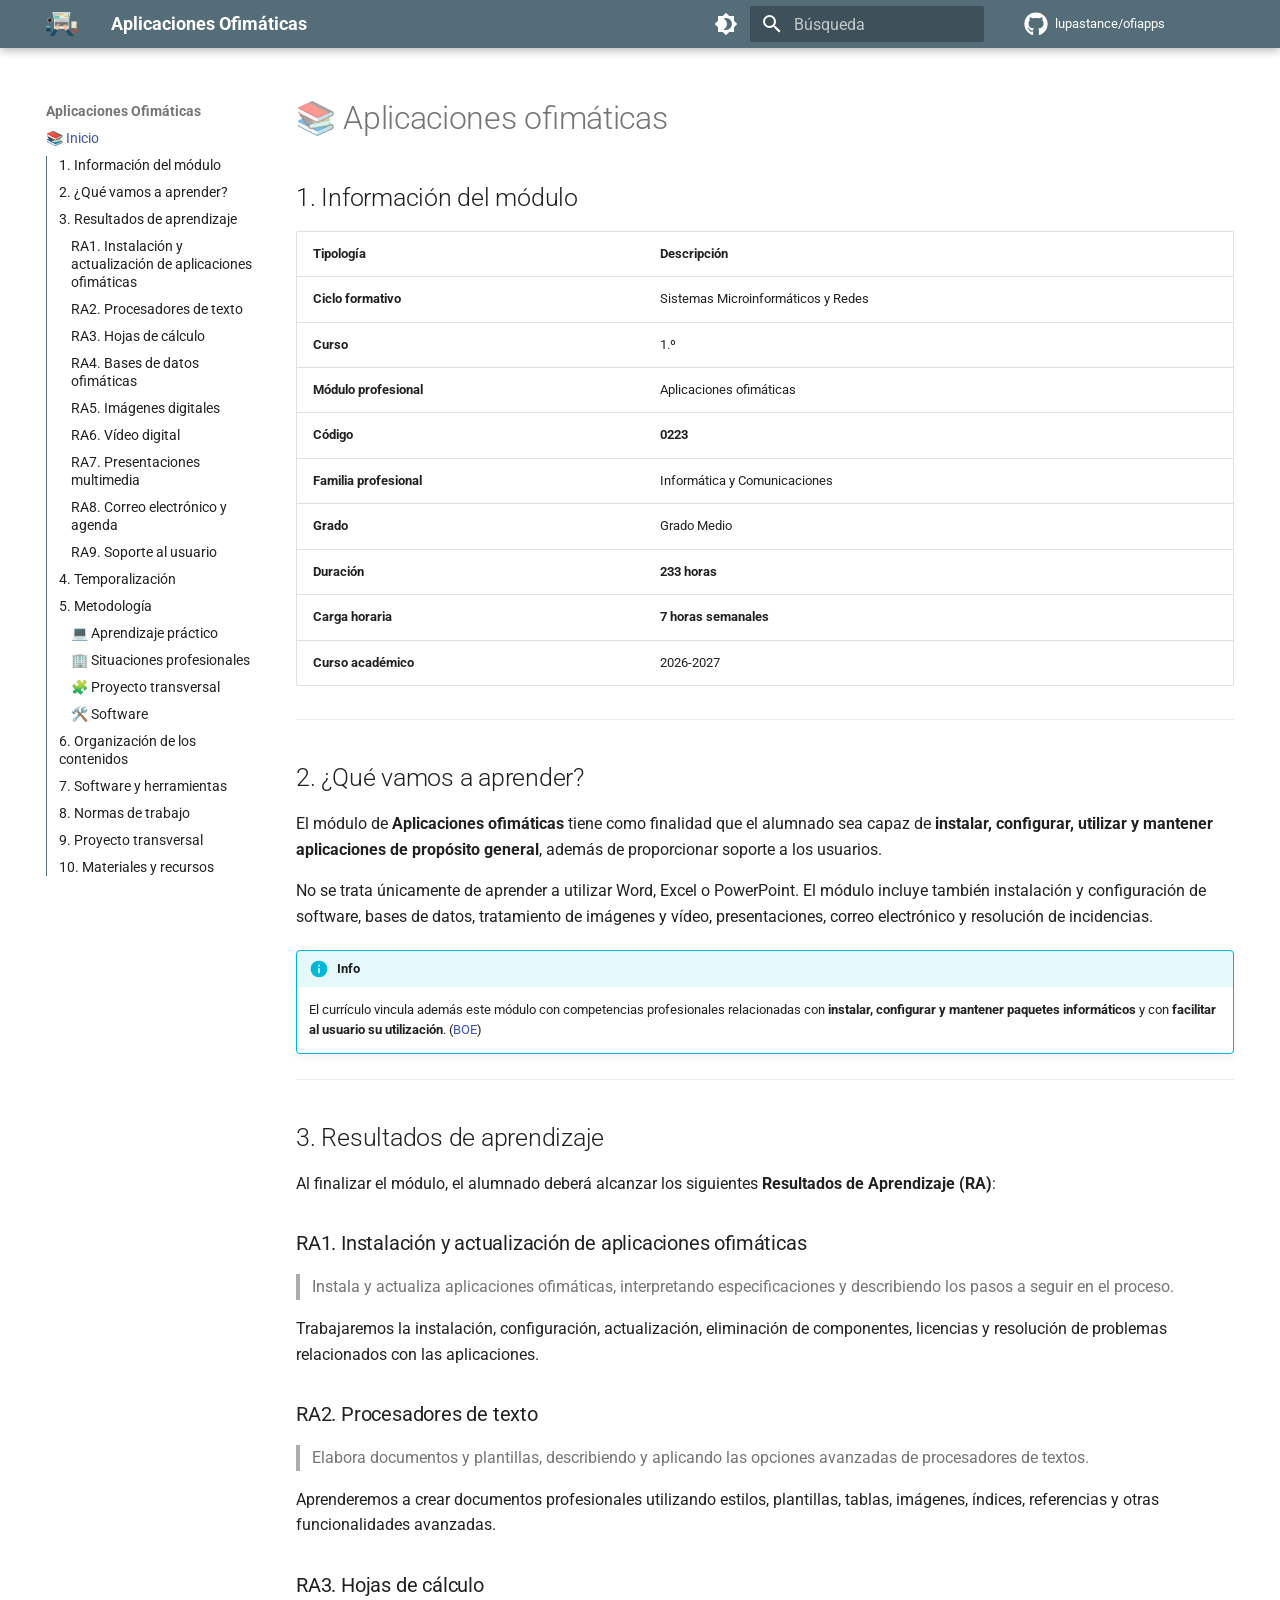
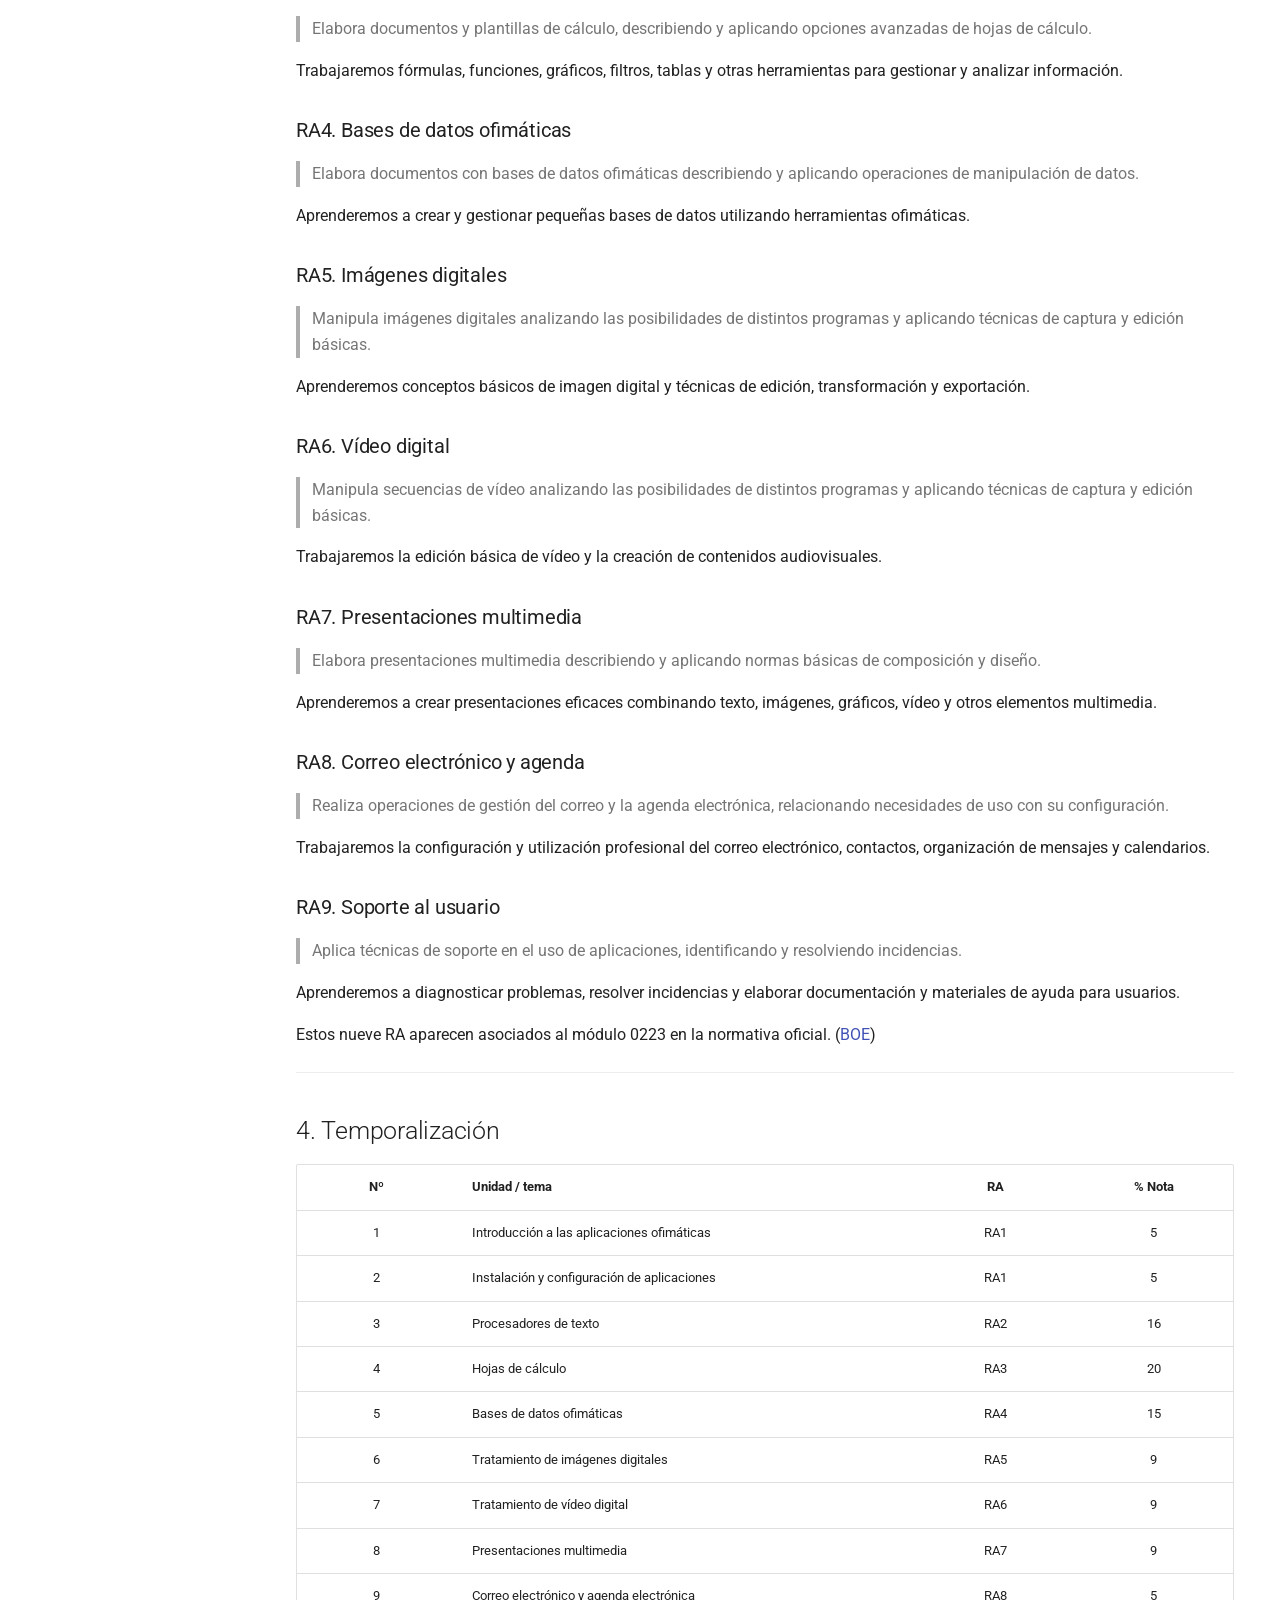
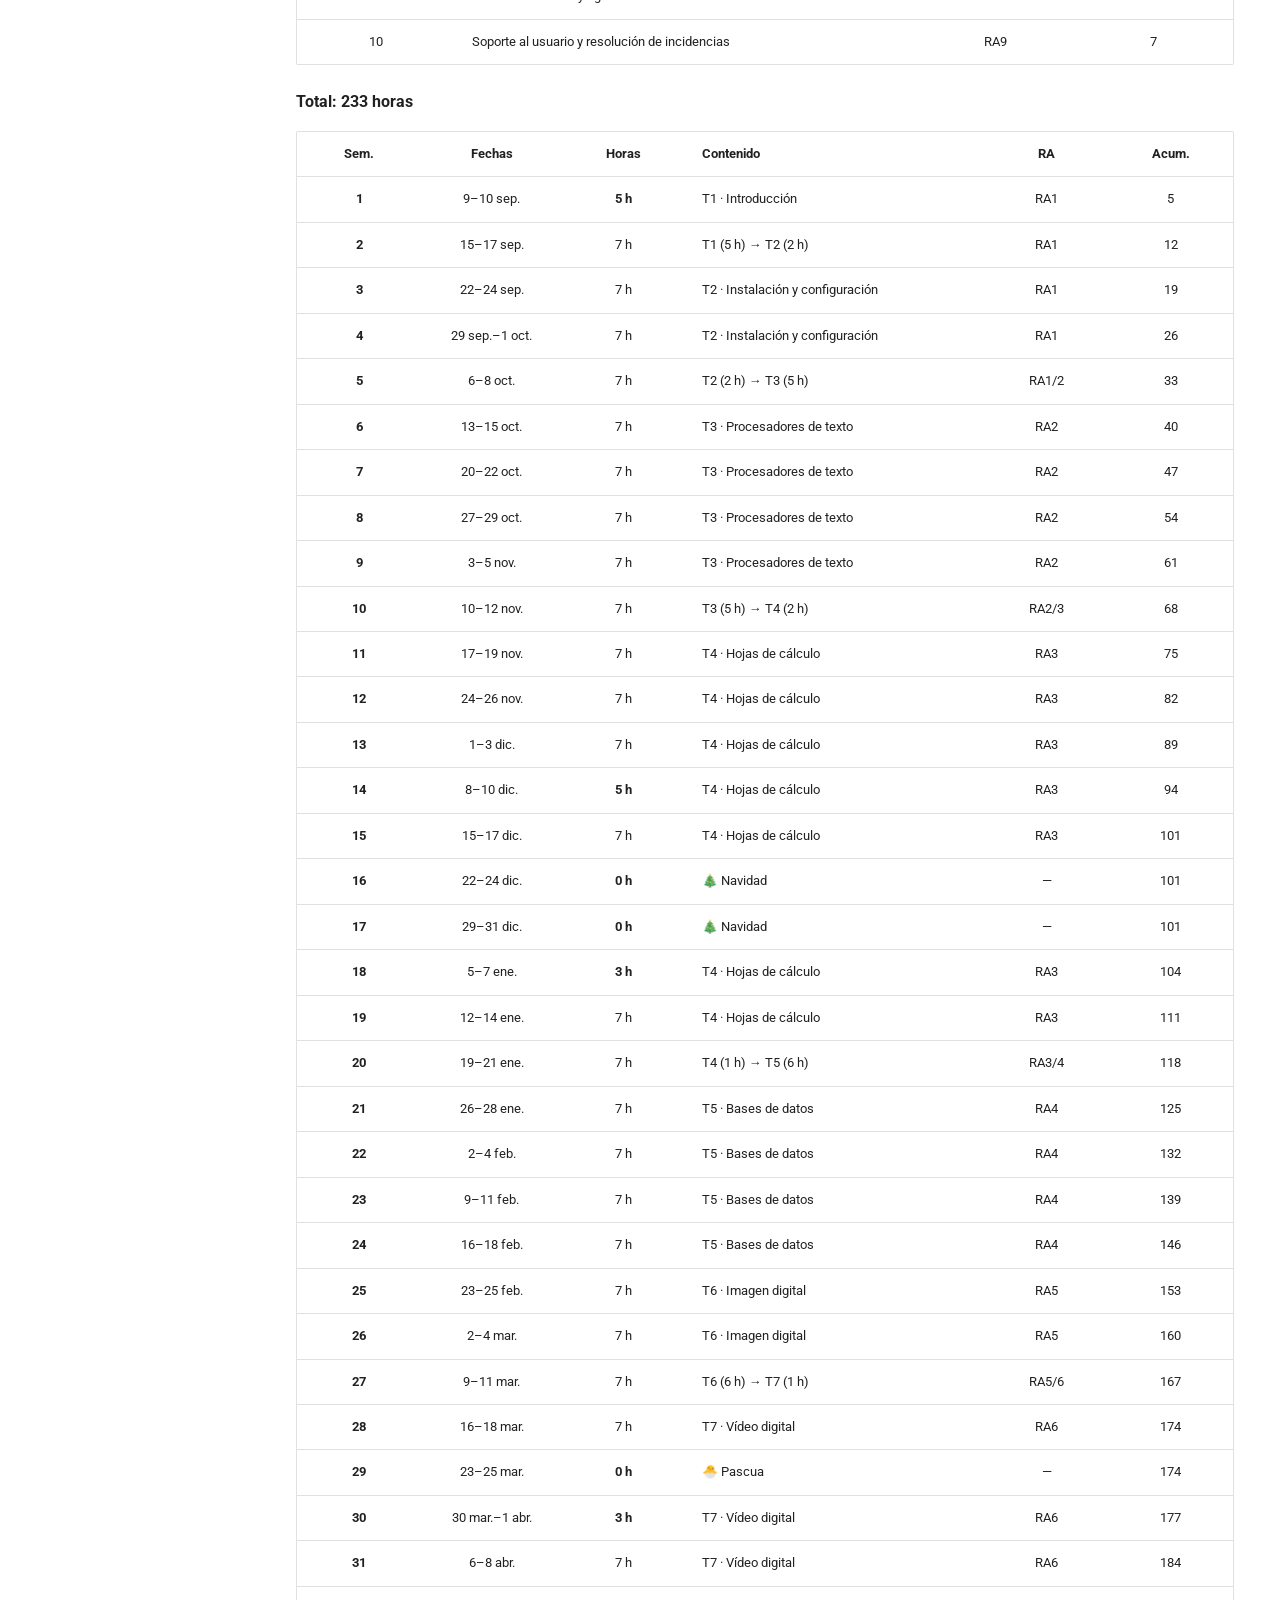
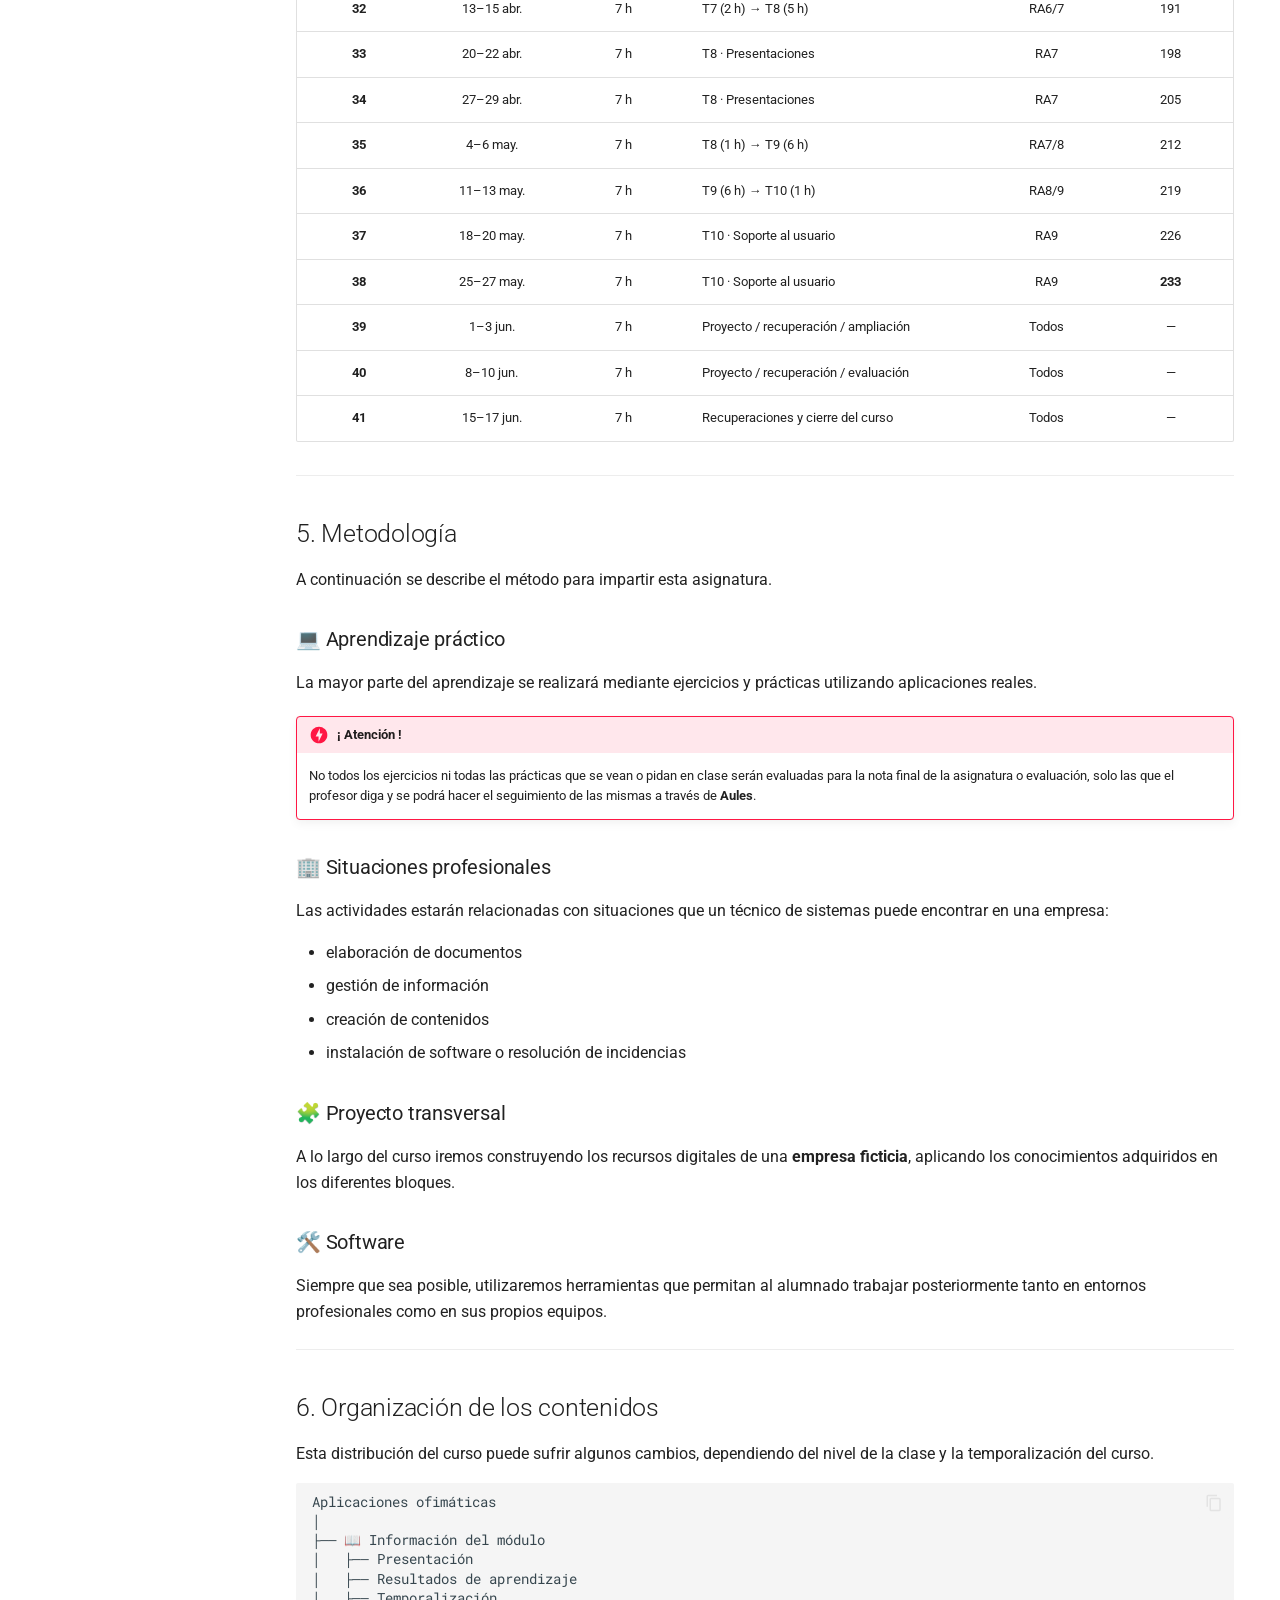
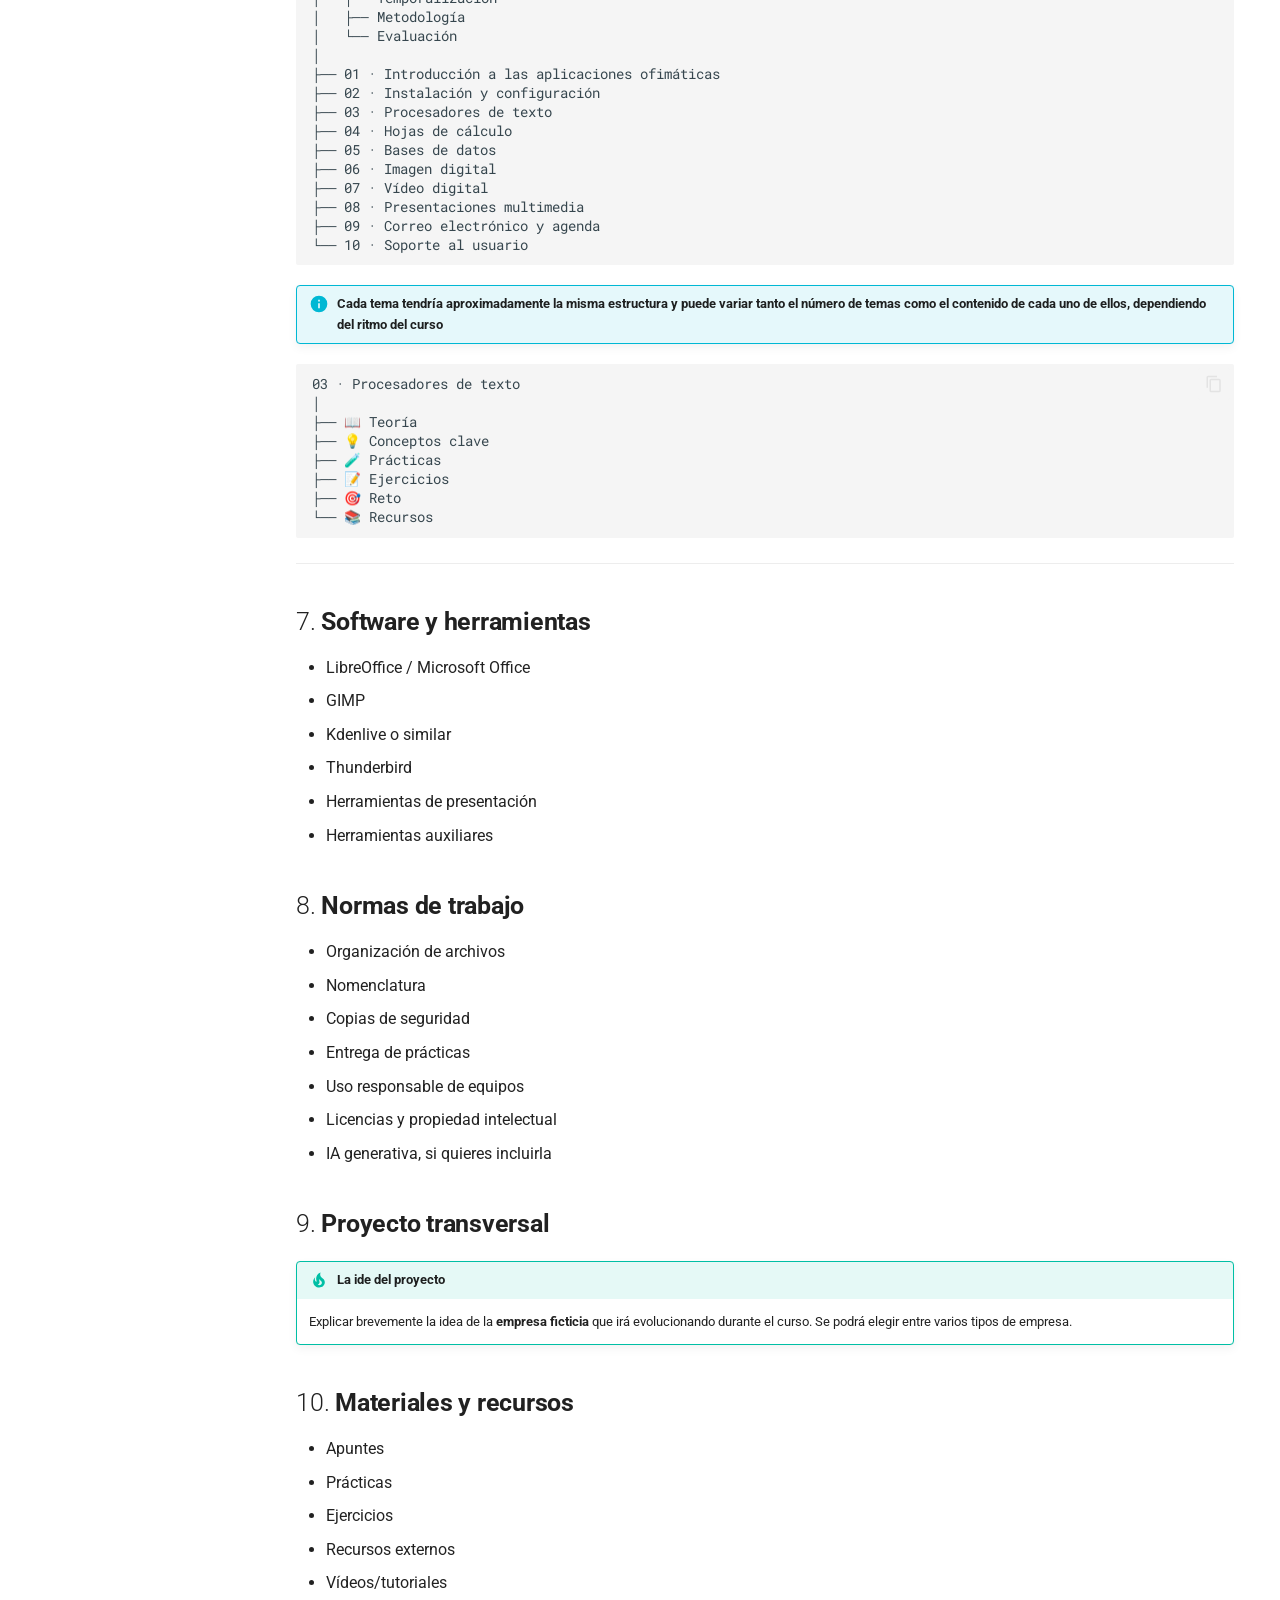
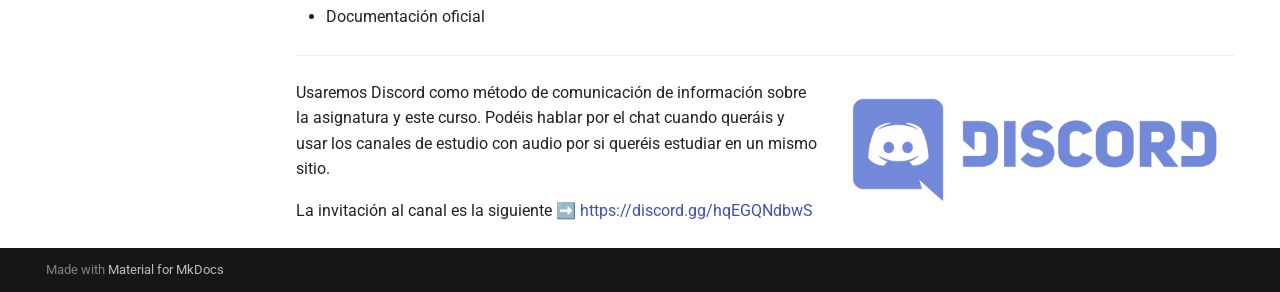
<file: index.html>
<!doctype html>
<html lang="es" class="no-js">
  <head>
    
      <meta charset="utf-8">
      <meta name="viewport" content="width=device-width,initial-scale=1">
      
      
      
        <link rel="canonical" href="https://lupastance.github.io/ofiapps/">
      
      
      
        <link rel="next" href="1/">
      
      
        
      
      
      <link rel="icon" href="assets/images/favicon.png">
      <meta name="generator" content="mkdocs-ProperDocs 1.6.7, mkdocs-material-9.7.7">
    
    
      
        <title>Aplicaciones Ofimáticas</title>
      
    
    
      <link rel="stylesheet" href="assets/stylesheets/main.ec1eaa64.min.css">
      
        
        <link rel="stylesheet" href="assets/stylesheets/palette.ab4e12ef.min.css">
      
      

  
  
  
  
  <style>:root{--md-annotation-icon:url('data:image/svg+xml;charset=utf-8,%3Csvg%20xmlns%3D%22http%3A//www.w3.org/2000/svg%22%20viewBox%3D%220%200%2024%2024%22%3E%3Cpath%20d%3D%22M8.17%202.76A10.1%2010.1%200%200%201%2012%202c1.31%200%202.61.26%203.83.76%201.21.5%202.31%201.24%203.24%202.17s1.67%202.03%202.17%203.24c.5%201.22.76%202.52.76%203.83%200%202.65-1.05%205.2-2.93%207.07A9.97%209.97%200%200%201%2012%2022a10.1%2010.1%200%200%201-3.83-.76%2010%2010%200%200%201-3.24-2.17A9.97%209.97%200%200%201%202%2012c0-2.65%201.05-5.2%202.93-7.07.93-.93%202.03-1.67%203.24-2.17M12%2017l1.56-3.42L17%2012l-3.44-1.56L12%207l-1.57%203.44L7%2012l3.43%201.58z%22/%3E%3C/svg%3E');}</style>


    
    
      
    
    
      
        
        
        <link rel="preconnect" href="https://fonts.gstatic.com" crossorigin>
        <link rel="stylesheet" href="https://fonts.googleapis.com/css?family=Roboto:300,300i,400,400i,700,700i%7CRoboto+Mono:400,400i,700,700i&display=fallback">
        <style>:root{--md-text-font:"Roboto";--md-code-font:"Roboto Mono"}</style>
      
    
    
      <link rel="stylesheet" href="css/extra.css">
    
    <script>__md_scope=new URL(".",location),__md_hash=e=>[...e].reduce(((e,_)=>(e<<5)-e+_.charCodeAt(0)),0),__md_get=(e,_=localStorage,t=__md_scope)=>JSON.parse(_.getItem(t.pathname+"."+e)),__md_set=(e,_,t=localStorage,a=__md_scope)=>{try{t.setItem(a.pathname+"."+e,JSON.stringify(_))}catch(e){}}</script>
    
      

    
    
  </head>
  
  
    
    
      
    
    
    
    
    <body dir="ltr" data-md-color-scheme="default" data-md-color-primary="blue-grey" data-md-color-accent="pink">
  
    
    <input class="md-toggle" data-md-toggle="drawer" type="checkbox" id="__drawer" autocomplete="off">
    <input class="md-toggle" data-md-toggle="search" type="checkbox" id="__search" autocomplete="off">
    <label class="md-overlay" for="__drawer"></label>
    <div data-md-component="skip">
      
        
        <a href="#aplicaciones-ofimaticas" class="md-skip">
          Saltar a contenido
        </a>
      
    </div>
    <div data-md-component="announce">
      
    </div>
    
    
      

  

<header class="md-header md-header--shadow" data-md-component="header">
  <nav class="md-header__inner md-grid" aria-label="Cabecera">
    <a href="." title="Aplicaciones Ofimáticas" class="md-header__button md-logo" aria-label="Aplicaciones Ofimáticas" data-md-component="logo">
      
  <img src="assets/logo.png" alt="logo">

    </a>
    <label class="md-header__button md-icon" for="__drawer">
      
      <svg xmlns="http://www.w3.org/2000/svg" viewBox="0 0 24 24"><path d="M3 6h18v2H3zm0 5h18v2H3zm0 5h18v2H3z"/></svg>
    </label>
    <div class="md-header__title" data-md-component="header-title">
      <div class="md-header__ellipsis">
        <div class="md-header__topic">
          <span class="md-ellipsis">
            Aplicaciones Ofimáticas
          </span>
        </div>
        <div class="md-header__topic" data-md-component="header-topic">
          <span class="md-ellipsis">
            
              📚 Inicio
            
          </span>
        </div>
      </div>
    </div>
    
      
        <form class="md-header__option" data-md-component="palette">
  
    
    
    
    <input class="md-option" data-md-color-media="" data-md-color-scheme="default" data-md-color-primary="blue-grey" data-md-color-accent="pink"  aria-label="💤 Cambiar a modo oscuro"  type="radio" name="__palette" id="__palette_0">
    
      <label class="md-header__button md-icon" title="💤 Cambiar a modo oscuro" for="__palette_1" hidden>
        <svg xmlns="http://www.w3.org/2000/svg" viewBox="0 0 24 24"><path d="M12 18c-.89 0-1.74-.2-2.5-.55C11.56 16.5 13 14.42 13 12s-1.44-4.5-3.5-5.45C10.26 6.2 11.11 6 12 6a6 6 0 0 1 6 6 6 6 0 0 1-6 6m8-9.31V4h-4.69L12 .69 8.69 4H4v4.69L.69 12 4 15.31V20h4.69L12 23.31 15.31 20H20v-4.69L23.31 12z"/></svg>
      </label>
    
  
    
    
    
    <input class="md-option" data-md-color-media="" data-md-color-scheme="slate" data-md-color-primary="blue-grey" data-md-color-accent="cyan"  aria-label="👹 Activar el modo psicópata"  type="radio" name="__palette" id="__palette_1">
    
      <label class="md-header__button md-icon" title="👹 Activar el modo psicópata" for="__palette_0" hidden>
        <svg xmlns="http://www.w3.org/2000/svg" viewBox="0 0 24 24"><path d="M12 8a4 4 0 0 0-4 4 4 4 0 0 0 4 4 4 4 0 0 0 4-4 4 4 0 0 0-4-4m0 10a6 6 0 0 1-6-6 6 6 0 0 1 6-6 6 6 0 0 1 6 6 6 6 0 0 1-6 6m8-9.31V4h-4.69L12 .69 8.69 4H4v4.69L.69 12 4 15.31V20h4.69L12 23.31 15.31 20H20v-4.69L23.31 12z"/></svg>
      </label>
    
  
</form>
      
    
    
      <script>var palette=__md_get("__palette");if(palette&&palette.color){if("(prefers-color-scheme)"===palette.color.media){var media=matchMedia("(prefers-color-scheme: light)"),input=document.querySelector(media.matches?"[data-md-color-media='(prefers-color-scheme: light)']":"[data-md-color-media='(prefers-color-scheme: dark)']");palette.color.media=input.getAttribute("data-md-color-media"),palette.color.scheme=input.getAttribute("data-md-color-scheme"),palette.color.primary=input.getAttribute("data-md-color-primary"),palette.color.accent=input.getAttribute("data-md-color-accent")}for(var[key,value]of Object.entries(palette.color))document.body.setAttribute("data-md-color-"+key,value)}</script>
    
    
    
      
      
        <label class="md-header__button md-icon" for="__search">
          
          <svg xmlns="http://www.w3.org/2000/svg" viewBox="0 0 24 24"><path d="M9.5 3A6.5 6.5 0 0 1 16 9.5c0 1.61-.59 3.09-1.56 4.23l.27.27h.79l5 5-1.5 1.5-5-5v-.79l-.27-.27A6.52 6.52 0 0 1 9.5 16 6.5 6.5 0 0 1 3 9.5 6.5 6.5 0 0 1 9.5 3m0 2C7 5 5 7 5 9.5S7 14 9.5 14 14 12 14 9.5 12 5 9.5 5"/></svg>
        </label>
        <div class="md-search" data-md-component="search" role="dialog">
  <label class="md-search__overlay" for="__search"></label>
  <div class="md-search__inner" role="search">
    <form class="md-search__form" name="search">
      <input type="text" class="md-search__input" name="query" aria-label="Búsqueda" placeholder="Búsqueda" autocapitalize="off" autocorrect="off" autocomplete="off" spellcheck="false" data-md-component="search-query" required>
      <label class="md-search__icon md-icon" for="__search">
        
        <svg xmlns="http://www.w3.org/2000/svg" viewBox="0 0 24 24"><path d="M9.5 3A6.5 6.5 0 0 1 16 9.5c0 1.61-.59 3.09-1.56 4.23l.27.27h.79l5 5-1.5 1.5-5-5v-.79l-.27-.27A6.52 6.52 0 0 1 9.5 16 6.5 6.5 0 0 1 3 9.5 6.5 6.5 0 0 1 9.5 3m0 2C7 5 5 7 5 9.5S7 14 9.5 14 14 12 14 9.5 12 5 9.5 5"/></svg>
        
        <svg xmlns="http://www.w3.org/2000/svg" viewBox="0 0 24 24"><path d="M20 11v2H8l5.5 5.5-1.42 1.42L4.16 12l7.92-7.92L13.5 5.5 8 11z"/></svg>
      </label>
      <nav class="md-search__options" aria-label="Buscar">
        
        <button type="reset" class="md-search__icon md-icon" title="Limpiar" aria-label="Limpiar" tabindex="-1">
          
          <svg xmlns="http://www.w3.org/2000/svg" viewBox="0 0 24 24"><path d="M19 6.41 17.59 5 12 10.59 6.41 5 5 6.41 10.59 12 5 17.59 6.41 19 12 13.41 17.59 19 19 17.59 13.41 12z"/></svg>
        </button>
      </nav>
      
        <div class="md-search__suggest" data-md-component="search-suggest"></div>
      
    </form>
    <div class="md-search__output">
      <div class="md-search__scrollwrap" tabindex="0" data-md-scrollfix>
        <div class="md-search-result" data-md-component="search-result">
          <div class="md-search-result__meta">
            Inicializando búsqueda
          </div>
          <ol class="md-search-result__list" role="presentation"></ol>
        </div>
      </div>
    </div>
  </div>
</div>
      
    
    
      <div class="md-header__source">
        <a href="https://github.com/lupastance/ofiapps" title="Ir al repositorio" class="md-source" data-md-component="source">
  <div class="md-source__icon md-icon">
    
    <svg xmlns="http://www.w3.org/2000/svg" viewBox="0 0 512 512"><!--! Font Awesome Free 7.1.0 by @fontawesome - https://fontawesome.com License - https://fontawesome.com/license/free (Icons: CC BY 4.0, Fonts: SIL OFL 1.1, Code: MIT License) Copyright 2025 Fonticons, Inc.--><path d="M173.9 397.4c0 2-2.3 3.6-5.2 3.6-3.3.3-5.6-1.3-5.6-3.6 0-2 2.3-3.6 5.2-3.6 3-.3 5.6 1.3 5.6 3.6m-31.1-4.5c-.7 2 1.3 4.3 4.3 4.9 2.6 1 5.6 0 6.2-2s-1.3-4.3-4.3-5.2c-2.6-.7-5.5.3-6.2 2.3m44.2-1.7c-2.9.7-4.9 2.6-4.6 4.9.3 2 2.9 3.3 5.9 2.6 2.9-.7 4.9-2.6 4.6-4.6-.3-1.9-3-3.2-5.9-2.9M252.8 8C114.1 8 8 113.3 8 252c0 110.9 69.8 205.8 169.5 239.2 12.8 2.3 17.3-5.6 17.3-12.1 0-6.2-.3-40.4-.3-61.4 0 0-70 15-84.7-29.8 0 0-11.4-29.1-27.8-36.6 0 0-22.9-15.7 1.6-15.4 0 0 24.9 2 38.6 25.8 21.9 38.6 58.6 27.5 72.9 20.9 2.3-16 8.8-27.1 16-33.7-55.9-6.2-112.3-14.3-112.3-110.5 0-27.5 7.6-41.3 23.6-58.9-2.6-6.5-11.1-33.3 2.6-67.9 20.9-6.5 69 27 69 27 20-5.6 41.5-8.5 62.8-8.5s42.8 2.9 62.8 8.5c0 0 48.1-33.6 69-27 13.7 34.7 5.2 61.4 2.6 67.9 16 17.7 25.8 31.5 25.8 58.9 0 96.5-58.9 104.2-114.8 110.5 9.2 7.9 17 22.9 17 46.4 0 33.7-.3 75.4-.3 83.6 0 6.5 4.6 14.4 17.3 12.1C436.2 457.8 504 362.9 504 252 504 113.3 391.5 8 252.8 8M105.2 352.9c-1.3 1-1 3.3.7 5.2 1.6 1.6 3.9 2.3 5.2 1 1.3-1 1-3.3-.7-5.2-1.6-1.6-3.9-2.3-5.2-1m-10.8-8.1c-.7 1.3.3 2.9 2.3 3.9 1.6 1 3.6.7 4.3-.7.7-1.3-.3-2.9-2.3-3.9-2-.6-3.6-.3-4.3.7m32.4 35.6c-1.6 1.3-1 4.3 1.3 6.2 2.3 2.3 5.2 2.6 6.5 1 1.3-1.3.7-4.3-1.3-6.2-2.2-2.3-5.2-2.6-6.5-1m-11.4-14.7c-1.6 1-1.6 3.6 0 5.9s4.3 3.3 5.6 2.3c1.6-1.3 1.6-3.9 0-6.2-1.4-2.3-4-3.3-5.6-2"/></svg>
  </div>
  <div class="md-source__repository">
    lupastance/ofiapps
  </div>
</a>
      </div>
    
  </nav>
  
</header>
    
    <div class="md-container" data-md-component="container">
      
      
        
          
        
      
      <main class="md-main" data-md-component="main">
        <div class="md-main__inner md-grid">
          
            
              
              <div class="md-sidebar md-sidebar--primary" data-md-component="sidebar" data-md-type="navigation" >
                <div class="md-sidebar__scrollwrap">
                  <div class="md-sidebar__inner">
                    



  

<nav class="md-nav md-nav--primary md-nav--integrated" aria-label="Navegación" data-md-level="0">
  <label class="md-nav__title" for="__drawer">
    <a href="." title="Aplicaciones Ofimáticas" class="md-nav__button md-logo" aria-label="Aplicaciones Ofimáticas" data-md-component="logo">
      
  <img src="assets/logo.png" alt="logo">

    </a>
    Aplicaciones Ofimáticas
  </label>
  
    <div class="md-nav__source">
      <a href="https://github.com/lupastance/ofiapps" title="Ir al repositorio" class="md-source" data-md-component="source">
  <div class="md-source__icon md-icon">
    
    <svg xmlns="http://www.w3.org/2000/svg" viewBox="0 0 512 512"><!--! Font Awesome Free 7.1.0 by @fontawesome - https://fontawesome.com License - https://fontawesome.com/license/free (Icons: CC BY 4.0, Fonts: SIL OFL 1.1, Code: MIT License) Copyright 2025 Fonticons, Inc.--><path d="M173.9 397.4c0 2-2.3 3.6-5.2 3.6-3.3.3-5.6-1.3-5.6-3.6 0-2 2.3-3.6 5.2-3.6 3-.3 5.6 1.3 5.6 3.6m-31.1-4.5c-.7 2 1.3 4.3 4.3 4.9 2.6 1 5.6 0 6.2-2s-1.3-4.3-4.3-5.2c-2.6-.7-5.5.3-6.2 2.3m44.2-1.7c-2.9.7-4.9 2.6-4.6 4.9.3 2 2.9 3.3 5.9 2.6 2.9-.7 4.9-2.6 4.6-4.6-.3-1.9-3-3.2-5.9-2.9M252.8 8C114.1 8 8 113.3 8 252c0 110.9 69.8 205.8 169.5 239.2 12.8 2.3 17.3-5.6 17.3-12.1 0-6.2-.3-40.4-.3-61.4 0 0-70 15-84.7-29.8 0 0-11.4-29.1-27.8-36.6 0 0-22.9-15.7 1.6-15.4 0 0 24.9 2 38.6 25.8 21.9 38.6 58.6 27.5 72.9 20.9 2.3-16 8.8-27.1 16-33.7-55.9-6.2-112.3-14.3-112.3-110.5 0-27.5 7.6-41.3 23.6-58.9-2.6-6.5-11.1-33.3 2.6-67.9 20.9-6.5 69 27 69 27 20-5.6 41.5-8.5 62.8-8.5s42.8 2.9 62.8 8.5c0 0 48.1-33.6 69-27 13.7 34.7 5.2 61.4 2.6 67.9 16 17.7 25.8 31.5 25.8 58.9 0 96.5-58.9 104.2-114.8 110.5 9.2 7.9 17 22.9 17 46.4 0 33.7-.3 75.4-.3 83.6 0 6.5 4.6 14.4 17.3 12.1C436.2 457.8 504 362.9 504 252 504 113.3 391.5 8 252.8 8M105.2 352.9c-1.3 1-1 3.3.7 5.2 1.6 1.6 3.9 2.3 5.2 1 1.3-1 1-3.3-.7-5.2-1.6-1.6-3.9-2.3-5.2-1m-10.8-8.1c-.7 1.3.3 2.9 2.3 3.9 1.6 1 3.6.7 4.3-.7.7-1.3-.3-2.9-2.3-3.9-2-.6-3.6-.3-4.3.7m32.4 35.6c-1.6 1.3-1 4.3 1.3 6.2 2.3 2.3 5.2 2.6 6.5 1 1.3-1.3.7-4.3-1.3-6.2-2.2-2.3-5.2-2.6-6.5-1m-11.4-14.7c-1.6 1-1.6 3.6 0 5.9s4.3 3.3 5.6 2.3c1.6-1.3 1.6-3.9 0-6.2-1.4-2.3-4-3.3-5.6-2"/></svg>
  </div>
  <div class="md-source__repository">
    lupastance/ofiapps
  </div>
</a>
    </div>
  
  <ul class="md-nav__list" data-md-scrollfix>
    
      
      
  
  
    
  
  
  
    <li class="md-nav__item md-nav__item--active">
      
      <input class="md-nav__toggle md-toggle" type="checkbox" id="__toc">
      
      
        
      
      
        <label class="md-nav__link md-nav__link--active" for="__toc">
          
  
  
  <span class="md-ellipsis">
    
  
    📚 Inicio
  

    
  </span>
  
  

          <span class="md-nav__icon md-icon"></span>
        </label>
      
      <a href="." class="md-nav__link md-nav__link--active">
        
  
  
  <span class="md-ellipsis">
    
  
    📚 Inicio
  

    
  </span>
  
  

      </a>
      
        

<nav class="md-nav md-nav--secondary" aria-label="Tabla de contenidos">
  
  
  
    
  
  
    <label class="md-nav__title" for="__toc">
      <span class="md-nav__icon md-icon"></span>
      Tabla de contenidos
    </label>
    <ul class="md-nav__list" data-md-component="toc" data-md-scrollfix>
      
        <li class="md-nav__item">
  <a href="#1-informacion-del-modulo" class="md-nav__link">
    <span class="md-ellipsis">
      
        1. Información del módulo
      
    </span>
  </a>
  
</li>
      
        <li class="md-nav__item">
  <a href="#2-que-vamos-a-aprender" class="md-nav__link">
    <span class="md-ellipsis">
      
        2. ¿Qué vamos a aprender?
      
    </span>
  </a>
  
</li>
      
        <li class="md-nav__item">
  <a href="#3-resultados-de-aprendizaje" class="md-nav__link">
    <span class="md-ellipsis">
      
        3. Resultados de aprendizaje
      
    </span>
  </a>
  
    <nav class="md-nav" aria-label="3. Resultados de aprendizaje">
      <ul class="md-nav__list">
        
          <li class="md-nav__item">
  <a href="#ra1-instalacion-y-actualizacion-de-aplicaciones-ofimaticas" class="md-nav__link">
    <span class="md-ellipsis">
      
        RA1. Instalación y actualización de aplicaciones ofimáticas
      
    </span>
  </a>
  
</li>
        
          <li class="md-nav__item">
  <a href="#ra2-procesadores-de-texto" class="md-nav__link">
    <span class="md-ellipsis">
      
        RA2. Procesadores de texto
      
    </span>
  </a>
  
</li>
        
          <li class="md-nav__item">
  <a href="#ra3-hojas-de-calculo" class="md-nav__link">
    <span class="md-ellipsis">
      
        RA3. Hojas de cálculo
      
    </span>
  </a>
  
</li>
        
          <li class="md-nav__item">
  <a href="#ra4-bases-de-datos-ofimaticas" class="md-nav__link">
    <span class="md-ellipsis">
      
        RA4. Bases de datos ofimáticas
      
    </span>
  </a>
  
</li>
        
          <li class="md-nav__item">
  <a href="#ra5-imagenes-digitales" class="md-nav__link">
    <span class="md-ellipsis">
      
        RA5. Imágenes digitales
      
    </span>
  </a>
  
</li>
        
          <li class="md-nav__item">
  <a href="#ra6-video-digital" class="md-nav__link">
    <span class="md-ellipsis">
      
        RA6. Vídeo digital
      
    </span>
  </a>
  
</li>
        
          <li class="md-nav__item">
  <a href="#ra7-presentaciones-multimedia" class="md-nav__link">
    <span class="md-ellipsis">
      
        RA7. Presentaciones multimedia
      
    </span>
  </a>
  
</li>
        
          <li class="md-nav__item">
  <a href="#ra8-correo-electronico-y-agenda" class="md-nav__link">
    <span class="md-ellipsis">
      
        RA8. Correo electrónico y agenda
      
    </span>
  </a>
  
</li>
        
          <li class="md-nav__item">
  <a href="#ra9-soporte-al-usuario" class="md-nav__link">
    <span class="md-ellipsis">
      
        RA9. Soporte al usuario
      
    </span>
  </a>
  
</li>
        
      </ul>
    </nav>
  
</li>
      
        <li class="md-nav__item">
  <a href="#4-temporalizacion" class="md-nav__link">
    <span class="md-ellipsis">
      
        4. Temporalización
      
    </span>
  </a>
  
</li>
      
        <li class="md-nav__item">
  <a href="#5-metodologia" class="md-nav__link">
    <span class="md-ellipsis">
      
        5. Metodología
      
    </span>
  </a>
  
    <nav class="md-nav" aria-label="5. Metodología">
      <ul class="md-nav__list">
        
          <li class="md-nav__item">
  <a href="#aprendizaje-practico" class="md-nav__link">
    <span class="md-ellipsis">
      
        💻 Aprendizaje práctico
      
    </span>
  </a>
  
</li>
        
          <li class="md-nav__item">
  <a href="#situaciones-profesionales" class="md-nav__link">
    <span class="md-ellipsis">
      
        🏢 Situaciones profesionales
      
    </span>
  </a>
  
</li>
        
          <li class="md-nav__item">
  <a href="#proyecto-transversal" class="md-nav__link">
    <span class="md-ellipsis">
      
        🧩 Proyecto transversal
      
    </span>
  </a>
  
</li>
        
          <li class="md-nav__item">
  <a href="#software" class="md-nav__link">
    <span class="md-ellipsis">
      
        🛠️ Software
      
    </span>
  </a>
  
</li>
        
      </ul>
    </nav>
  
</li>
      
        <li class="md-nav__item">
  <a href="#6-organizacion-de-los-contenidos" class="md-nav__link">
    <span class="md-ellipsis">
      
        6. Organización de los contenidos
      
    </span>
  </a>
  
</li>
      
        <li class="md-nav__item">
  <a href="#7-software-y-herramientas" class="md-nav__link">
    <span class="md-ellipsis">
      
        7. Software y herramientas
      
    </span>
  </a>
  
</li>
      
        <li class="md-nav__item">
  <a href="#8-normas-de-trabajo" class="md-nav__link">
    <span class="md-ellipsis">
      
        8. Normas de trabajo
      
    </span>
  </a>
  
</li>
      
        <li class="md-nav__item">
  <a href="#9-proyecto-transversal" class="md-nav__link">
    <span class="md-ellipsis">
      
        9. Proyecto transversal
      
    </span>
  </a>
  
</li>
      
        <li class="md-nav__item">
  <a href="#10-materiales-y-recursos" class="md-nav__link">
    <span class="md-ellipsis">
      
        10. Materiales y recursos
      
    </span>
  </a>
  
</li>
      
    </ul>
  
</nav>
      
    </li>
  

    
      
      
  
  
  
  
    <li class="md-nav__item">
      <a href="1/" class="md-nav__link">
        
  
  
  <span class="md-ellipsis">
    
  
    1️⃣ Introducción a las aplicaciones ofimáticas
  

    
  </span>
  
  

      </a>
    </li>
  

    
      
      
  
  
  
  
    <li class="md-nav__item">
      <a href="2/" class="md-nav__link">
        
  
  
  <span class="md-ellipsis">
    
  
    2️⃣ Instalación y configuración de aplicaciones
  

    
  </span>
  
  

      </a>
    </li>
  

    
      
      
  
  
  
  
    <li class="md-nav__item">
      <a href="3/" class="md-nav__link">
        
  
  
  <span class="md-ellipsis">
    
  
    3️⃣ Procesadores de texto
  

    
  </span>
  
  

      </a>
    </li>
  

    
      
      
  
  
  
  
    <li class="md-nav__item">
      <a href="4/" class="md-nav__link">
        
  
  
  <span class="md-ellipsis">
    
  
    4️⃣ Hojas de cálculo
  

    
  </span>
  
  

      </a>
    </li>
  

    
      
      
  
  
  
  
    <li class="md-nav__item">
      <a href="5/" class="md-nav__link">
        
  
  
  <span class="md-ellipsis">
    
  
    5️⃣Bases de datos ofimáticas
  

    
  </span>
  
  

      </a>
    </li>
  

    
      
      
  
  
  
  
    <li class="md-nav__item">
      <a href="6/" class="md-nav__link">
        
  
  
  <span class="md-ellipsis">
    
  
    6️⃣ Tratamiento de imágenes digitales
  

    
  </span>
  
  

      </a>
    </li>
  

    
      
      
  
  
  
  
    <li class="md-nav__item">
      <a href="7/" class="md-nav__link">
        
  
  
  <span class="md-ellipsis">
    
  
    7️⃣ Tratamiento de vídeo digital
  

    
  </span>
  
  

      </a>
    </li>
  

    
      
      
  
  
  
  
    <li class="md-nav__item">
      <a href="8/" class="md-nav__link">
        
  
  
  <span class="md-ellipsis">
    
  
    8️⃣ Presentaciones multimedia
  

    
  </span>
  
  

      </a>
    </li>
  

    
      
      
  
  
  
  
    <li class="md-nav__item">
      <a href="9/" class="md-nav__link">
        
  
  
  <span class="md-ellipsis">
    
  
    9️⃣ Correo electrónico y agenda electrónica
  

    
  </span>
  
  

      </a>
    </li>
  

    
      
      
  
  
  
  
    <li class="md-nav__item">
      <a href="10/" class="md-nav__link">
        
  
  
  <span class="md-ellipsis">
    
  
    1️⃣0️⃣ Soporte al usuario y resolución de incidencias
  

    
  </span>
  
  

      </a>
    </li>
  

    
  </ul>
</nav>
                  </div>
                </div>
              </div>
            
            
          
          
            <div class="md-content" data-md-component="content">
              
              <article class="md-content__inner md-typeset">
                
                  


  
  


<h1 id="aplicaciones-ofimaticas">📚 Aplicaciones ofimáticas</h1>
<h2 id="1-informacion-del-modulo">1. Información del módulo</h2>
<table>
<thead>
<tr>
<th>Tipología</th>
<th>Descripción</th>
</tr>
</thead>
<tbody>
<tr>
<td><strong>Ciclo formativo</strong></td>
<td>Sistemas Microinformáticos y Redes</td>
</tr>
<tr>
<td><strong>Curso</strong></td>
<td>1.º</td>
</tr>
<tr>
<td><strong>Módulo profesional</strong></td>
<td>Aplicaciones ofimáticas</td>
</tr>
<tr>
<td><strong>Código</strong></td>
<td><strong>0223</strong></td>
</tr>
<tr>
<td><strong>Familia profesional</strong></td>
<td>Informática y Comunicaciones</td>
</tr>
<tr>
<td><strong>Grado</strong></td>
<td>Grado Medio</td>
</tr>
<tr>
<td><strong>Duración</strong></td>
<td><strong>233 horas</strong></td>
</tr>
<tr>
<td><strong>Carga horaria</strong></td>
<td><strong>7 horas semanales</strong></td>
</tr>
<tr>
<td><strong>Curso académico</strong></td>
<td>2026-2027</td>
</tr>
</tbody>
</table>
<hr />
<h2 id="2-que-vamos-a-aprender">2. ¿Qué vamos a aprender?</h2>
<p>El módulo de <strong>Aplicaciones ofimáticas</strong> tiene como finalidad que el alumnado sea capaz de <strong>instalar, configurar, utilizar y mantener aplicaciones de propósito general</strong>, además de proporcionar soporte a los usuarios.</p>
<p>No se trata únicamente de aprender a utilizar Word, Excel o PowerPoint. El módulo incluye también instalación y configuración de software, bases de datos, tratamiento de imágenes y vídeo, presentaciones, correo electrónico y resolución de incidencias.</p>
<div class="admonition info">
<p class="admonition-title">Info</p>
<p>El currículo vincula además este módulo con competencias profesionales relacionadas con <strong>instalar, configurar y mantener paquetes informáticos</strong> y con <strong>facilitar al usuario su utilización</strong>. (<a href="https://www.boe.es/diario_boe/txt.php?id=BOE-A-2008-819&amp;utm_source=chatgpt.com" title="BOE-A-2008-819 Real Decreto 1691/2007, de 14 de diciembre, por el que se establece el título de Técnico en Sistemas Microinformáticos y Redes y se fijan sus enseñanzas mínimas.">BOE</a>)</p>
</div>
<hr />
<h2 id="3-resultados-de-aprendizaje">3. Resultados de aprendizaje</h2>
<p>Al finalizar el módulo, el alumnado deberá alcanzar los siguientes <strong>Resultados de Aprendizaje (RA)</strong>:</p>
<h3 id="ra1-instalacion-y-actualizacion-de-aplicaciones-ofimaticas">RA1. Instalación y actualización de aplicaciones ofimáticas</h3>
<blockquote>
<p>Instala y actualiza aplicaciones ofimáticas, interpretando especificaciones y describiendo los pasos a seguir en el proceso.</p>
</blockquote>
<p>Trabajaremos la instalación, configuración, actualización, eliminación de componentes, licencias y resolución de problemas relacionados con las aplicaciones.</p>
<h3 id="ra2-procesadores-de-texto">RA2. Procesadores de texto</h3>
<blockquote>
<p>Elabora documentos y plantillas, describiendo y aplicando las opciones avanzadas de procesadores de textos.</p>
</blockquote>
<p>Aprenderemos a crear documentos profesionales utilizando estilos, plantillas, tablas, imágenes, índices, referencias y otras funcionalidades avanzadas.</p>
<h3 id="ra3-hojas-de-calculo">RA3. Hojas de cálculo</h3>
<blockquote>
<p>Elabora documentos y plantillas de cálculo, describiendo y aplicando opciones avanzadas de hojas de cálculo.</p>
</blockquote>
<p>Trabajaremos fórmulas, funciones, gráficos, filtros, tablas y otras herramientas para gestionar y analizar información.</p>
<h3 id="ra4-bases-de-datos-ofimaticas">RA4. Bases de datos ofimáticas</h3>
<blockquote>
<p>Elabora documentos con bases de datos ofimáticas describiendo y aplicando operaciones de manipulación de datos.</p>
</blockquote>
<p>Aprenderemos a crear y gestionar pequeñas bases de datos utilizando herramientas ofimáticas.</p>
<h3 id="ra5-imagenes-digitales">RA5. Imágenes digitales</h3>
<blockquote>
<p>Manipula imágenes digitales analizando las posibilidades de distintos programas y aplicando técnicas de captura y edición básicas.</p>
</blockquote>
<p>Aprenderemos conceptos básicos de imagen digital y técnicas de edición, transformación y exportación.</p>
<h3 id="ra6-video-digital">RA6. Vídeo digital</h3>
<blockquote>
<p>Manipula secuencias de vídeo analizando las posibilidades de distintos programas y aplicando técnicas de captura y edición básicas.</p>
</blockquote>
<p>Trabajaremos la edición básica de vídeo y la creación de contenidos audiovisuales.</p>
<h3 id="ra7-presentaciones-multimedia">RA7. Presentaciones multimedia</h3>
<blockquote>
<p>Elabora presentaciones multimedia describiendo y aplicando normas básicas de composición y diseño.</p>
</blockquote>
<p>Aprenderemos a crear presentaciones eficaces combinando texto, imágenes, gráficos, vídeo y otros elementos multimedia.</p>
<h3 id="ra8-correo-electronico-y-agenda">RA8. Correo electrónico y agenda</h3>
<blockquote>
<p>Realiza operaciones de gestión del correo y la agenda electrónica, relacionando necesidades de uso con su configuración.</p>
</blockquote>
<p>Trabajaremos la configuración y utilización profesional del correo electrónico, contactos, organización de mensajes y calendarios.</p>
<h3 id="ra9-soporte-al-usuario">RA9. Soporte al usuario</h3>
<blockquote>
<p>Aplica técnicas de soporte en el uso de aplicaciones, identificando y resolviendo incidencias.</p>
</blockquote>
<p>Aprenderemos a diagnosticar problemas, resolver incidencias y elaborar documentación y materiales de ayuda para usuarios.</p>
<p>Estos nueve RA aparecen asociados al módulo 0223 en la normativa oficial. (<a href="https://www.boe.es/diario_boe/txt.php?id=BOE-A-2008-819&amp;utm_source=chatgpt.com" title="BOE-A-2008-819 Real Decreto 1691/2007, de 14 de diciembre, por el que se establece el título de Técnico en Sistemas Microinformáticos y Redes y se fijan sus enseñanzas mínimas.">BOE</a>)</p>
<hr />
<h2 id="4-temporalizacion">4. Temporalización</h2>
<table>
<thead>
<tr>
<th style="text-align: center;">Nº</th>
<th>Unidad / tema</th>
<th style="text-align: center;">RA</th>
<th style="text-align: center;">% Nota</th>
</tr>
</thead>
<tbody>
<tr>
<td style="text-align: center;">1</td>
<td>Introducción a las aplicaciones ofimáticas</td>
<td style="text-align: center;">RA1</td>
<td style="text-align: center;">5</td>
</tr>
<tr>
<td style="text-align: center;">2</td>
<td>Instalación y configuración de aplicaciones</td>
<td style="text-align: center;">RA1</td>
<td style="text-align: center;">5</td>
</tr>
<tr>
<td style="text-align: center;">3</td>
<td>Procesadores de texto</td>
<td style="text-align: center;">RA2</td>
<td style="text-align: center;">16</td>
</tr>
<tr>
<td style="text-align: center;">4</td>
<td>Hojas de cálculo</td>
<td style="text-align: center;">RA3</td>
<td style="text-align: center;">20</td>
</tr>
<tr>
<td style="text-align: center;">5</td>
<td>Bases de datos ofimáticas</td>
<td style="text-align: center;">RA4</td>
<td style="text-align: center;">15</td>
</tr>
<tr>
<td style="text-align: center;">6</td>
<td>Tratamiento de imágenes digitales</td>
<td style="text-align: center;">RA5</td>
<td style="text-align: center;">9</td>
</tr>
<tr>
<td style="text-align: center;">7</td>
<td>Tratamiento de vídeo digital</td>
<td style="text-align: center;">RA6</td>
<td style="text-align: center;">9</td>
</tr>
<tr>
<td style="text-align: center;">8</td>
<td>Presentaciones multimedia</td>
<td style="text-align: center;">RA7</td>
<td style="text-align: center;">9</td>
</tr>
<tr>
<td style="text-align: center;">9</td>
<td>Correo electrónico y agenda electrónica</td>
<td style="text-align: center;">RA8</td>
<td style="text-align: center;">5</td>
</tr>
<tr>
<td style="text-align: center;">10</td>
<td>Soporte al usuario y resolución de incidencias</td>
<td style="text-align: center;">RA9</td>
<td style="text-align: center;">7</td>
</tr>
</tbody>
</table>
<p><strong>Total: 233 horas</strong></p>
<table>
<thead>
<tr>
<th style="text-align: center;">Sem.</th>
<th style="text-align: center;">Fechas</th>
<th style="text-align: center;">Horas</th>
<th>Contenido</th>
<th style="text-align: center;">RA</th>
<th style="text-align: center;">Acum.</th>
</tr>
</thead>
<tbody>
<tr>
<td style="text-align: center;"><strong>1</strong></td>
<td style="text-align: center;">9–10 sep.</td>
<td style="text-align: center;"><strong>5 h</strong></td>
<td>T1 · Introducción</td>
<td style="text-align: center;">RA1</td>
<td style="text-align: center;">5</td>
</tr>
<tr>
<td style="text-align: center;"><strong>2</strong></td>
<td style="text-align: center;">15–17 sep.</td>
<td style="text-align: center;">7 h</td>
<td>T1 (5 h) → T2 (2 h)</td>
<td style="text-align: center;">RA1</td>
<td style="text-align: center;">12</td>
</tr>
<tr>
<td style="text-align: center;"><strong>3</strong></td>
<td style="text-align: center;">22–24 sep.</td>
<td style="text-align: center;">7 h</td>
<td>T2 · Instalación y configuración</td>
<td style="text-align: center;">RA1</td>
<td style="text-align: center;">19</td>
</tr>
<tr>
<td style="text-align: center;"><strong>4</strong></td>
<td style="text-align: center;">29 sep.–1 oct.</td>
<td style="text-align: center;">7 h</td>
<td>T2 · Instalación y configuración</td>
<td style="text-align: center;">RA1</td>
<td style="text-align: center;">26</td>
</tr>
<tr>
<td style="text-align: center;"><strong>5</strong></td>
<td style="text-align: center;">6–8 oct.</td>
<td style="text-align: center;">7 h</td>
<td>T2 (2 h) → T3 (5 h)</td>
<td style="text-align: center;">RA1/2</td>
<td style="text-align: center;">33</td>
</tr>
<tr>
<td style="text-align: center;"><strong>6</strong></td>
<td style="text-align: center;">13–15 oct.</td>
<td style="text-align: center;">7 h</td>
<td>T3 · Procesadores de texto</td>
<td style="text-align: center;">RA2</td>
<td style="text-align: center;">40</td>
</tr>
<tr>
<td style="text-align: center;"><strong>7</strong></td>
<td style="text-align: center;">20–22 oct.</td>
<td style="text-align: center;">7 h</td>
<td>T3 · Procesadores de texto</td>
<td style="text-align: center;">RA2</td>
<td style="text-align: center;">47</td>
</tr>
<tr>
<td style="text-align: center;"><strong>8</strong></td>
<td style="text-align: center;">27–29 oct.</td>
<td style="text-align: center;">7 h</td>
<td>T3 · Procesadores de texto</td>
<td style="text-align: center;">RA2</td>
<td style="text-align: center;">54</td>
</tr>
<tr>
<td style="text-align: center;"><strong>9</strong></td>
<td style="text-align: center;">3–5 nov.</td>
<td style="text-align: center;">7 h</td>
<td>T3 · Procesadores de texto</td>
<td style="text-align: center;">RA2</td>
<td style="text-align: center;">61</td>
</tr>
<tr>
<td style="text-align: center;"><strong>10</strong></td>
<td style="text-align: center;">10–12 nov.</td>
<td style="text-align: center;">7 h</td>
<td>T3 (5 h) → T4 (2 h)</td>
<td style="text-align: center;">RA2/3</td>
<td style="text-align: center;">68</td>
</tr>
<tr>
<td style="text-align: center;"><strong>11</strong></td>
<td style="text-align: center;">17–19 nov.</td>
<td style="text-align: center;">7 h</td>
<td>T4 · Hojas de cálculo</td>
<td style="text-align: center;">RA3</td>
<td style="text-align: center;">75</td>
</tr>
<tr>
<td style="text-align: center;"><strong>12</strong></td>
<td style="text-align: center;">24–26 nov.</td>
<td style="text-align: center;">7 h</td>
<td>T4 · Hojas de cálculo</td>
<td style="text-align: center;">RA3</td>
<td style="text-align: center;">82</td>
</tr>
<tr>
<td style="text-align: center;"><strong>13</strong></td>
<td style="text-align: center;">1–3 dic.</td>
<td style="text-align: center;">7 h</td>
<td>T4 · Hojas de cálculo</td>
<td style="text-align: center;">RA3</td>
<td style="text-align: center;">89</td>
</tr>
<tr>
<td style="text-align: center;"><strong>14</strong></td>
<td style="text-align: center;">8–10 dic.</td>
<td style="text-align: center;"><strong>5 h</strong></td>
<td>T4 · Hojas de cálculo</td>
<td style="text-align: center;">RA3</td>
<td style="text-align: center;">94</td>
</tr>
<tr>
<td style="text-align: center;"><strong>15</strong></td>
<td style="text-align: center;">15–17 dic.</td>
<td style="text-align: center;">7 h</td>
<td>T4 · Hojas de cálculo</td>
<td style="text-align: center;">RA3</td>
<td style="text-align: center;">101</td>
</tr>
<tr>
<td style="text-align: center;"><strong>16</strong></td>
<td style="text-align: center;">22–24 dic.</td>
<td style="text-align: center;"><strong>0 h</strong></td>
<td>🎄 Navidad</td>
<td style="text-align: center;">—</td>
<td style="text-align: center;">101</td>
</tr>
<tr>
<td style="text-align: center;"><strong>17</strong></td>
<td style="text-align: center;">29–31 dic.</td>
<td style="text-align: center;"><strong>0 h</strong></td>
<td>🎄 Navidad</td>
<td style="text-align: center;">—</td>
<td style="text-align: center;">101</td>
</tr>
<tr>
<td style="text-align: center;"><strong>18</strong></td>
<td style="text-align: center;">5–7 ene.</td>
<td style="text-align: center;"><strong>3 h</strong></td>
<td>T4 · Hojas de cálculo</td>
<td style="text-align: center;">RA3</td>
<td style="text-align: center;">104</td>
</tr>
<tr>
<td style="text-align: center;"><strong>19</strong></td>
<td style="text-align: center;">12–14 ene.</td>
<td style="text-align: center;">7 h</td>
<td>T4 · Hojas de cálculo</td>
<td style="text-align: center;">RA3</td>
<td style="text-align: center;">111</td>
</tr>
<tr>
<td style="text-align: center;"><strong>20</strong></td>
<td style="text-align: center;">19–21 ene.</td>
<td style="text-align: center;">7 h</td>
<td>T4 (1 h) → T5 (6 h)</td>
<td style="text-align: center;">RA3/4</td>
<td style="text-align: center;">118</td>
</tr>
<tr>
<td style="text-align: center;"><strong>21</strong></td>
<td style="text-align: center;">26–28 ene.</td>
<td style="text-align: center;">7 h</td>
<td>T5 · Bases de datos</td>
<td style="text-align: center;">RA4</td>
<td style="text-align: center;">125</td>
</tr>
<tr>
<td style="text-align: center;"><strong>22</strong></td>
<td style="text-align: center;">2–4 feb.</td>
<td style="text-align: center;">7 h</td>
<td>T5 · Bases de datos</td>
<td style="text-align: center;">RA4</td>
<td style="text-align: center;">132</td>
</tr>
<tr>
<td style="text-align: center;"><strong>23</strong></td>
<td style="text-align: center;">9–11 feb.</td>
<td style="text-align: center;">7 h</td>
<td>T5 · Bases de datos</td>
<td style="text-align: center;">RA4</td>
<td style="text-align: center;">139</td>
</tr>
<tr>
<td style="text-align: center;"><strong>24</strong></td>
<td style="text-align: center;">16–18 feb.</td>
<td style="text-align: center;">7 h</td>
<td>T5 · Bases de datos</td>
<td style="text-align: center;">RA4</td>
<td style="text-align: center;">146</td>
</tr>
<tr>
<td style="text-align: center;"><strong>25</strong></td>
<td style="text-align: center;">23–25 feb.</td>
<td style="text-align: center;">7 h</td>
<td>T6 · Imagen digital</td>
<td style="text-align: center;">RA5</td>
<td style="text-align: center;">153</td>
</tr>
<tr>
<td style="text-align: center;"><strong>26</strong></td>
<td style="text-align: center;">2–4 mar.</td>
<td style="text-align: center;">7 h</td>
<td>T6 · Imagen digital</td>
<td style="text-align: center;">RA5</td>
<td style="text-align: center;">160</td>
</tr>
<tr>
<td style="text-align: center;"><strong>27</strong></td>
<td style="text-align: center;">9–11 mar.</td>
<td style="text-align: center;">7 h</td>
<td>T6 (6 h) → T7 (1 h)</td>
<td style="text-align: center;">RA5/6</td>
<td style="text-align: center;">167</td>
</tr>
<tr>
<td style="text-align: center;"><strong>28</strong></td>
<td style="text-align: center;">16–18 mar.</td>
<td style="text-align: center;">7 h</td>
<td>T7 · Vídeo digital</td>
<td style="text-align: center;">RA6</td>
<td style="text-align: center;">174</td>
</tr>
<tr>
<td style="text-align: center;"><strong>29</strong></td>
<td style="text-align: center;">23–25 mar.</td>
<td style="text-align: center;"><strong>0 h</strong></td>
<td>🐣 Pascua</td>
<td style="text-align: center;">—</td>
<td style="text-align: center;">174</td>
</tr>
<tr>
<td style="text-align: center;"><strong>30</strong></td>
<td style="text-align: center;">30 mar.–1 abr.</td>
<td style="text-align: center;"><strong>3 h</strong></td>
<td>T7 · Vídeo digital</td>
<td style="text-align: center;">RA6</td>
<td style="text-align: center;">177</td>
</tr>
<tr>
<td style="text-align: center;"><strong>31</strong></td>
<td style="text-align: center;">6–8 abr.</td>
<td style="text-align: center;">7 h</td>
<td>T7 · Vídeo digital</td>
<td style="text-align: center;">RA6</td>
<td style="text-align: center;">184</td>
</tr>
<tr>
<td style="text-align: center;"><strong>32</strong></td>
<td style="text-align: center;">13–15 abr.</td>
<td style="text-align: center;">7 h</td>
<td>T7 (2 h) → T8 (5 h)</td>
<td style="text-align: center;">RA6/7</td>
<td style="text-align: center;">191</td>
</tr>
<tr>
<td style="text-align: center;"><strong>33</strong></td>
<td style="text-align: center;">20–22 abr.</td>
<td style="text-align: center;">7 h</td>
<td>T8 · Presentaciones</td>
<td style="text-align: center;">RA7</td>
<td style="text-align: center;">198</td>
</tr>
<tr>
<td style="text-align: center;"><strong>34</strong></td>
<td style="text-align: center;">27–29 abr.</td>
<td style="text-align: center;">7 h</td>
<td>T8 · Presentaciones</td>
<td style="text-align: center;">RA7</td>
<td style="text-align: center;">205</td>
</tr>
<tr>
<td style="text-align: center;"><strong>35</strong></td>
<td style="text-align: center;">4–6 may.</td>
<td style="text-align: center;">7 h</td>
<td>T8 (1 h) → T9 (6 h)</td>
<td style="text-align: center;">RA7/8</td>
<td style="text-align: center;">212</td>
</tr>
<tr>
<td style="text-align: center;"><strong>36</strong></td>
<td style="text-align: center;">11–13 may.</td>
<td style="text-align: center;">7 h</td>
<td>T9 (6 h) → T10 (1 h)</td>
<td style="text-align: center;">RA8/9</td>
<td style="text-align: center;">219</td>
</tr>
<tr>
<td style="text-align: center;"><strong>37</strong></td>
<td style="text-align: center;">18–20 may.</td>
<td style="text-align: center;">7 h</td>
<td>T10 · Soporte al usuario</td>
<td style="text-align: center;">RA9</td>
<td style="text-align: center;">226</td>
</tr>
<tr>
<td style="text-align: center;"><strong>38</strong></td>
<td style="text-align: center;">25–27 may.</td>
<td style="text-align: center;">7 h</td>
<td>T10 · Soporte al usuario</td>
<td style="text-align: center;">RA9</td>
<td style="text-align: center;"><strong>233</strong></td>
</tr>
<tr>
<td style="text-align: center;"><strong>39</strong></td>
<td style="text-align: center;">1–3 jun.</td>
<td style="text-align: center;">7 h</td>
<td>Proyecto / recuperación / ampliación</td>
<td style="text-align: center;">Todos</td>
<td style="text-align: center;">—</td>
</tr>
<tr>
<td style="text-align: center;"><strong>40</strong></td>
<td style="text-align: center;">8–10 jun.</td>
<td style="text-align: center;">7 h</td>
<td>Proyecto / recuperación / evaluación</td>
<td style="text-align: center;">Todos</td>
<td style="text-align: center;">—</td>
</tr>
<tr>
<td style="text-align: center;"><strong>41</strong></td>
<td style="text-align: center;">15–17 jun.</td>
<td style="text-align: center;">7 h</td>
<td>Recuperaciones y cierre del curso</td>
<td style="text-align: center;">Todos</td>
<td style="text-align: center;">—</td>
</tr>
</tbody>
</table>
<hr />
<h2 id="5-metodologia">5. Metodología</h2>
<p>A continuación se describe el método para impartir esta asignatura.</p>
<h3 id="aprendizaje-practico">💻 Aprendizaje práctico</h3>
<p>La mayor parte del aprendizaje se realizará mediante ejercicios y prácticas utilizando aplicaciones reales.</p>
<div class="admonition danger">
<p class="admonition-title">¡ Atención !</p>
<p>No todos los ejercicios ni todas las prácticas que se vean o pidan en clase serán evaluadas para la nota final de la asignatura o evaluación, solo las que el profesor diga y se podrá hacer el seguimiento de las mismas a través de <strong>Aules</strong>.</p>
</div>
<h3 id="situaciones-profesionales">🏢 Situaciones profesionales</h3>
<p>Las actividades estarán relacionadas con situaciones que un técnico de sistemas puede encontrar en una empresa:</p>
<ul>
<li>elaboración de documentos</li>
<li>gestión de información</li>
<li>creación de contenidos</li>
<li>instalación de software o resolución de incidencias</li>
</ul>
<h3 id="proyecto-transversal">🧩 Proyecto transversal</h3>
<p>A lo largo del curso iremos construyendo los recursos digitales de una <strong>empresa ficticia</strong>, aplicando los conocimientos adquiridos en los diferentes bloques.</p>
<h3 id="software">🛠️ Software</h3>
<p>Siempre que sea posible, utilizaremos herramientas que permitan al alumnado trabajar posteriormente tanto en entornos profesionales como en sus propios equipos.</p>
<hr />
<h2 id="6-organizacion-de-los-contenidos">6. Organización de los contenidos</h2>
<p>Esta distribución del curso puede sufrir algunos cambios, dependiendo del nivel de la clase y la temporalización del curso.</p>
<div class="language-text highlight"><pre><span></span><code><span id="__span-0-1"><a id="__codelineno-0-1" name="__codelineno-0-1" href="#__codelineno-0-1"></a>Aplicaciones ofimáticas
</span><span id="__span-0-2"><a id="__codelineno-0-2" name="__codelineno-0-2" href="#__codelineno-0-2"></a>│
</span><span id="__span-0-3"><a id="__codelineno-0-3" name="__codelineno-0-3" href="#__codelineno-0-3"></a>├── 📖 Información del módulo
</span><span id="__span-0-4"><a id="__codelineno-0-4" name="__codelineno-0-4" href="#__codelineno-0-4"></a>│   ├── Presentación
</span><span id="__span-0-5"><a id="__codelineno-0-5" name="__codelineno-0-5" href="#__codelineno-0-5"></a>│   ├── Resultados de aprendizaje
</span><span id="__span-0-6"><a id="__codelineno-0-6" name="__codelineno-0-6" href="#__codelineno-0-6"></a>│   ├── Temporalización
</span><span id="__span-0-7"><a id="__codelineno-0-7" name="__codelineno-0-7" href="#__codelineno-0-7"></a>│   ├── Metodología
</span><span id="__span-0-8"><a id="__codelineno-0-8" name="__codelineno-0-8" href="#__codelineno-0-8"></a>│   └── Evaluación
</span><span id="__span-0-9"><a id="__codelineno-0-9" name="__codelineno-0-9" href="#__codelineno-0-9"></a>│
</span><span id="__span-0-10"><a id="__codelineno-0-10" name="__codelineno-0-10" href="#__codelineno-0-10"></a>├── 01 · Introducción a las aplicaciones ofimáticas
</span><span id="__span-0-11"><a id="__codelineno-0-11" name="__codelineno-0-11" href="#__codelineno-0-11"></a>├── 02 · Instalación y configuración
</span><span id="__span-0-12"><a id="__codelineno-0-12" name="__codelineno-0-12" href="#__codelineno-0-12"></a>├── 03 · Procesadores de texto
</span><span id="__span-0-13"><a id="__codelineno-0-13" name="__codelineno-0-13" href="#__codelineno-0-13"></a>├── 04 · Hojas de cálculo
</span><span id="__span-0-14"><a id="__codelineno-0-14" name="__codelineno-0-14" href="#__codelineno-0-14"></a>├── 05 · Bases de datos
</span><span id="__span-0-15"><a id="__codelineno-0-15" name="__codelineno-0-15" href="#__codelineno-0-15"></a>├── 06 · Imagen digital
</span><span id="__span-0-16"><a id="__codelineno-0-16" name="__codelineno-0-16" href="#__codelineno-0-16"></a>├── 07 · Vídeo digital
</span><span id="__span-0-17"><a id="__codelineno-0-17" name="__codelineno-0-17" href="#__codelineno-0-17"></a>├── 08 · Presentaciones multimedia
</span><span id="__span-0-18"><a id="__codelineno-0-18" name="__codelineno-0-18" href="#__codelineno-0-18"></a>├── 09 · Correo electrónico y agenda
</span><span id="__span-0-19"><a id="__codelineno-0-19" name="__codelineno-0-19" href="#__codelineno-0-19"></a>└── 10 · Soporte al usuario
</span></code></pre></div>
<div class="admonition info">
<p class="admonition-title">Cada tema tendría aproximadamente la misma estructura y puede variar tanto el número de temas como el contenido de cada uno de ellos, dependiendo del ritmo del curso</p>
</div>
<div class="language-text highlight"><pre><span></span><code><span id="__span-1-1"><a id="__codelineno-1-1" name="__codelineno-1-1" href="#__codelineno-1-1"></a>03 · Procesadores de texto
</span><span id="__span-1-2"><a id="__codelineno-1-2" name="__codelineno-1-2" href="#__codelineno-1-2"></a>│
</span><span id="__span-1-3"><a id="__codelineno-1-3" name="__codelineno-1-3" href="#__codelineno-1-3"></a>├── 📖 Teoría
</span><span id="__span-1-4"><a id="__codelineno-1-4" name="__codelineno-1-4" href="#__codelineno-1-4"></a>├── 💡 Conceptos clave
</span><span id="__span-1-5"><a id="__codelineno-1-5" name="__codelineno-1-5" href="#__codelineno-1-5"></a>├── 🧪 Prácticas
</span><span id="__span-1-6"><a id="__codelineno-1-6" name="__codelineno-1-6" href="#__codelineno-1-6"></a>├── 📝 Ejercicios
</span><span id="__span-1-7"><a id="__codelineno-1-7" name="__codelineno-1-7" href="#__codelineno-1-7"></a>├── 🎯 Reto
</span><span id="__span-1-8"><a id="__codelineno-1-8" name="__codelineno-1-8" href="#__codelineno-1-8"></a>└── 📚 Recursos
</span></code></pre></div>
<hr />
<h2 id="7-software-y-herramientas">7. <strong>Software y herramientas</strong></h2>
<ul>
<li>LibreOffice / Microsoft Office</li>
<li>GIMP</li>
<li>Kdenlive o similar</li>
<li>Thunderbird</li>
<li>Herramientas de presentación</li>
<li>Herramientas auxiliares</li>
</ul>
<h2 id="8-normas-de-trabajo">8. <strong>Normas de trabajo</strong></h2>
<ul>
<li>Organización de archivos</li>
<li>Nomenclatura</li>
<li>Copias de seguridad</li>
<li>Entrega de prácticas</li>
<li>Uso responsable de equipos</li>
<li>Licencias y propiedad intelectual</li>
<li>IA generativa, si quieres incluirla</li>
</ul>
<h2 id="9-proyecto-transversal">9. <strong>Proyecto transversal</strong></h2>
<div class="admonition tip">
<p class="admonition-title">La ide del proyecto</p>
<p>Explicar brevemente la idea de la <strong>empresa ficticia</strong> que irá evolucionando durante el curso. Se podrá elegir entre varios tipos de empresa.</p>
</div>
<h2 id="10-materiales-y-recursos">10. <strong>Materiales y recursos</strong></h2>
<ul>
<li>Apuntes</li>
<li>Prácticas</li>
<li>Ejercicios</li>
<li>Recursos externos</li>
<li>Vídeos/tutoriales</li>
<li>Documentación oficial</li>
</ul>
<hr />
<p><img align="right" alt="Discord Logo" src="assets/discord.png" width="400" /></p>
<p>Usaremos Discord como método de comunicación de información sobre la asignatura y este curso. Podéis hablar por el chat cuando queráis y usar los canales de estudio con audio por si queréis estudiar en un mismo sitio.</p>
<p>La invitación al canal es la siguiente ➡️ <a href="https://discord.gg/hqEGQNdbwS">https://discord.gg/hqEGQNdbwS</a></p>












                
              </article>
            </div>
          
          
<script>var target=document.getElementById(location.hash.slice(1));target&&target.name&&(target.checked=target.name.startsWith("__tabbed_"))</script>
        </div>
        
      </main>
      
        <footer class="md-footer">
  
  <div class="md-footer-meta md-typeset">
    <div class="md-footer-meta__inner md-grid">
      <div class="md-copyright">
  
  
    Made with
    <a href="https://squidfunk.github.io/mkdocs-material/" target="_blank" rel="noopener">
      Material for MkDocs
    </a>
  
</div>
      
    </div>
  </div>
</footer>
      
    </div>
    <div class="md-dialog" data-md-component="dialog">
      <div class="md-dialog__inner md-typeset"></div>
    </div>
    
      <div class="md-progress" data-md-component="progress" role="progressbar"></div>
    
    
    
      
      
      <script id="__config" type="application/json">{"annotate": null, "base": ".", "features": ["navigation.instant", "navigation.instant.progress", "search.suggest", "search.highlight", "header.autohide", "content.code.copy", "toc.integrate", "content.tooltips"], "search": "assets/javascripts/workers/search.2c215733.min.js", "tags": null, "translations": {"clipboard.copied": "Copiado al portapapeles", "clipboard.copy": "Copiar al portapapeles", "search.result.more.one": "1 m\u00e1s en esta p\u00e1gina", "search.result.more.other": "# m\u00e1s en esta p\u00e1gina", "search.result.none": "No se encontraron documentos", "search.result.one": "1 documento encontrado", "search.result.other": "# documentos encontrados", "search.result.placeholder": "Teclee para comenzar b\u00fasqueda", "search.result.term.missing": "Falta", "select.version": "Seleccionar versi\u00f3n"}, "version": null}</script>
    
    
      <script src="assets/javascripts/bundle.d7400e89.min.js"></script>
      
    
  </body>
</html>
</file>
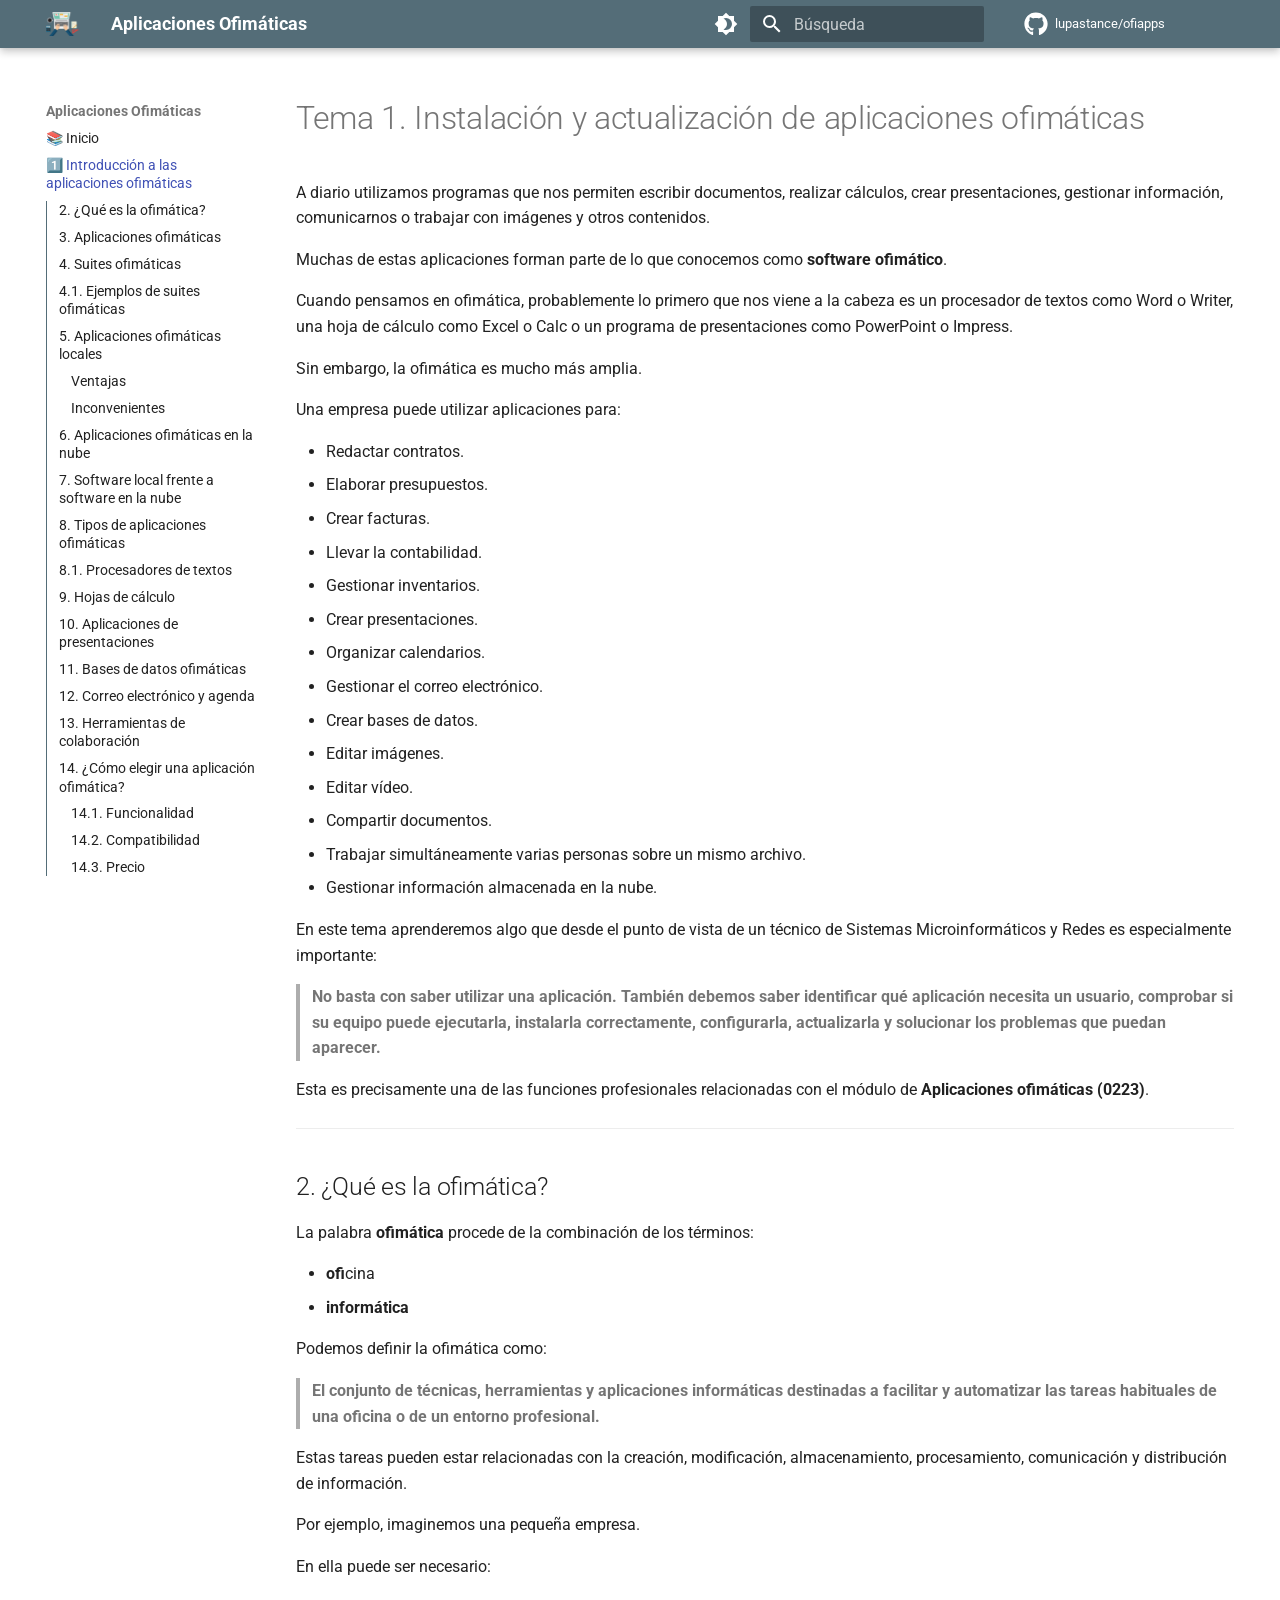
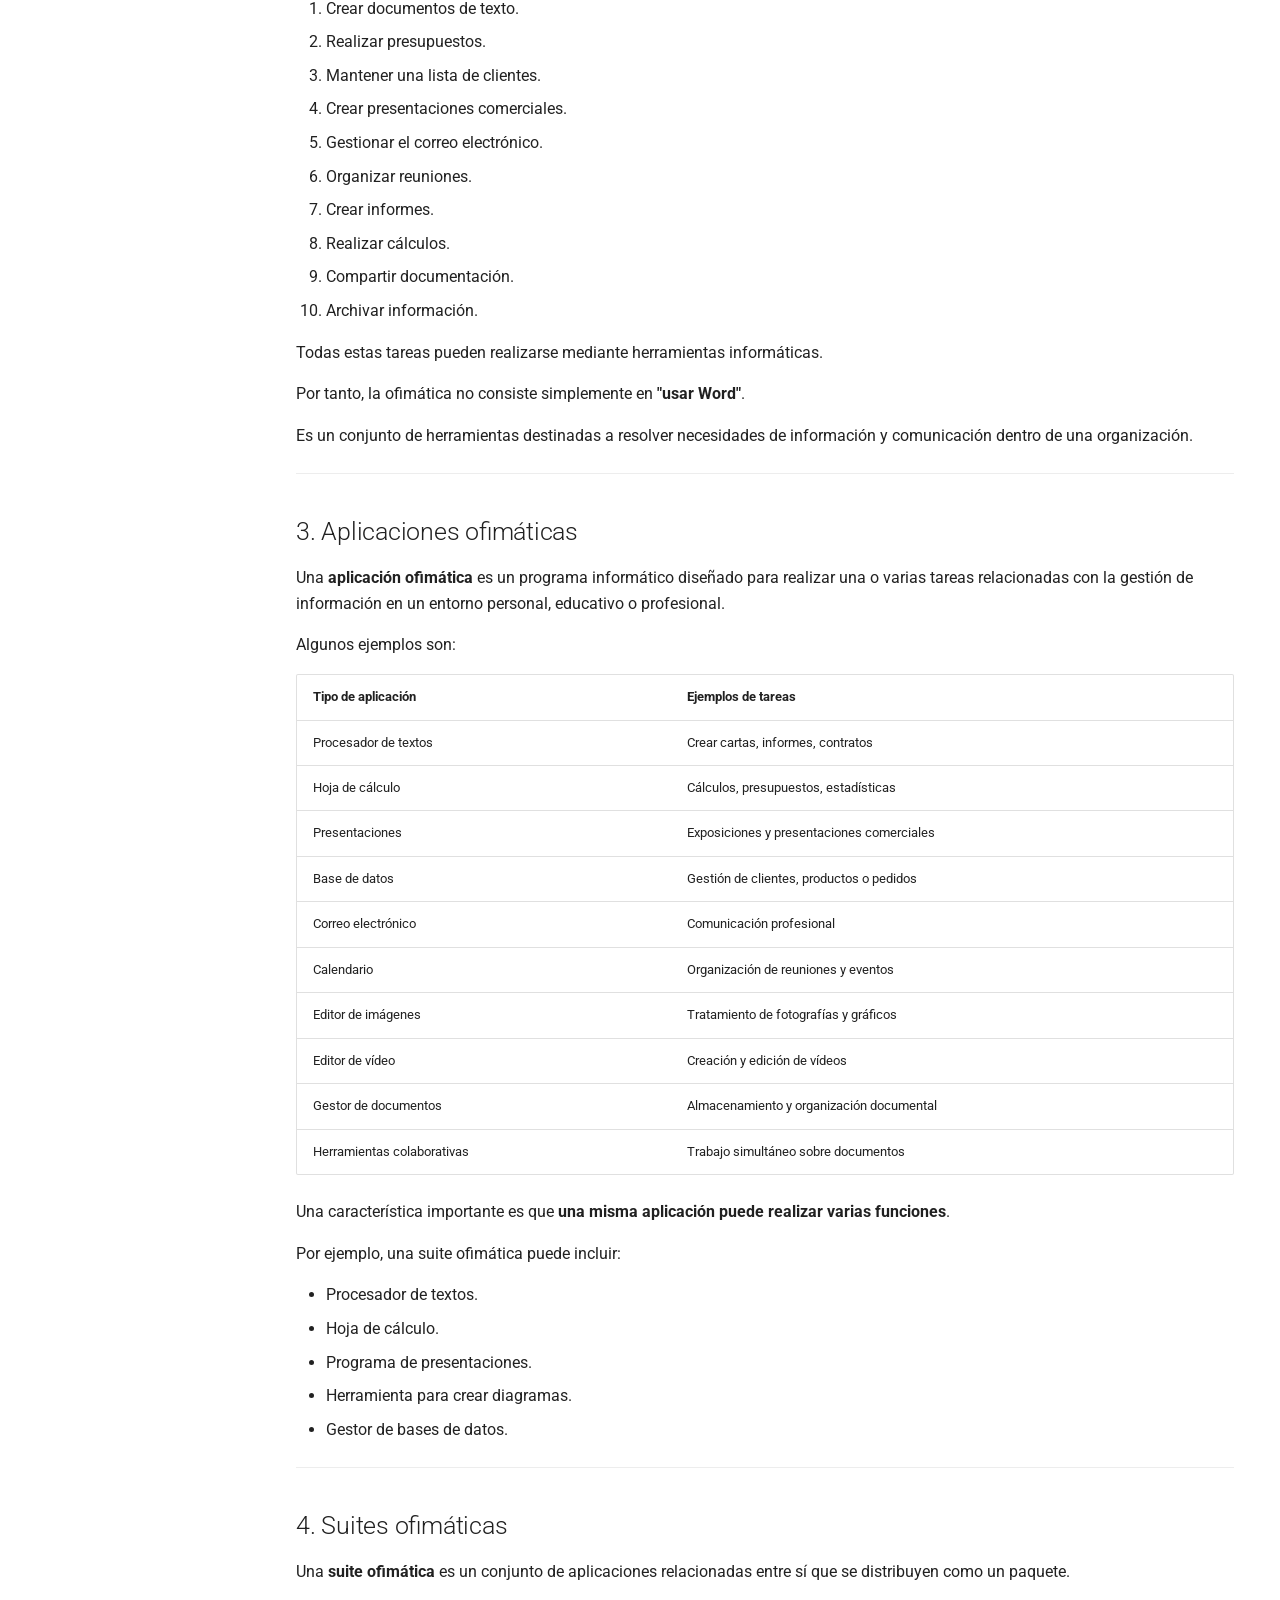
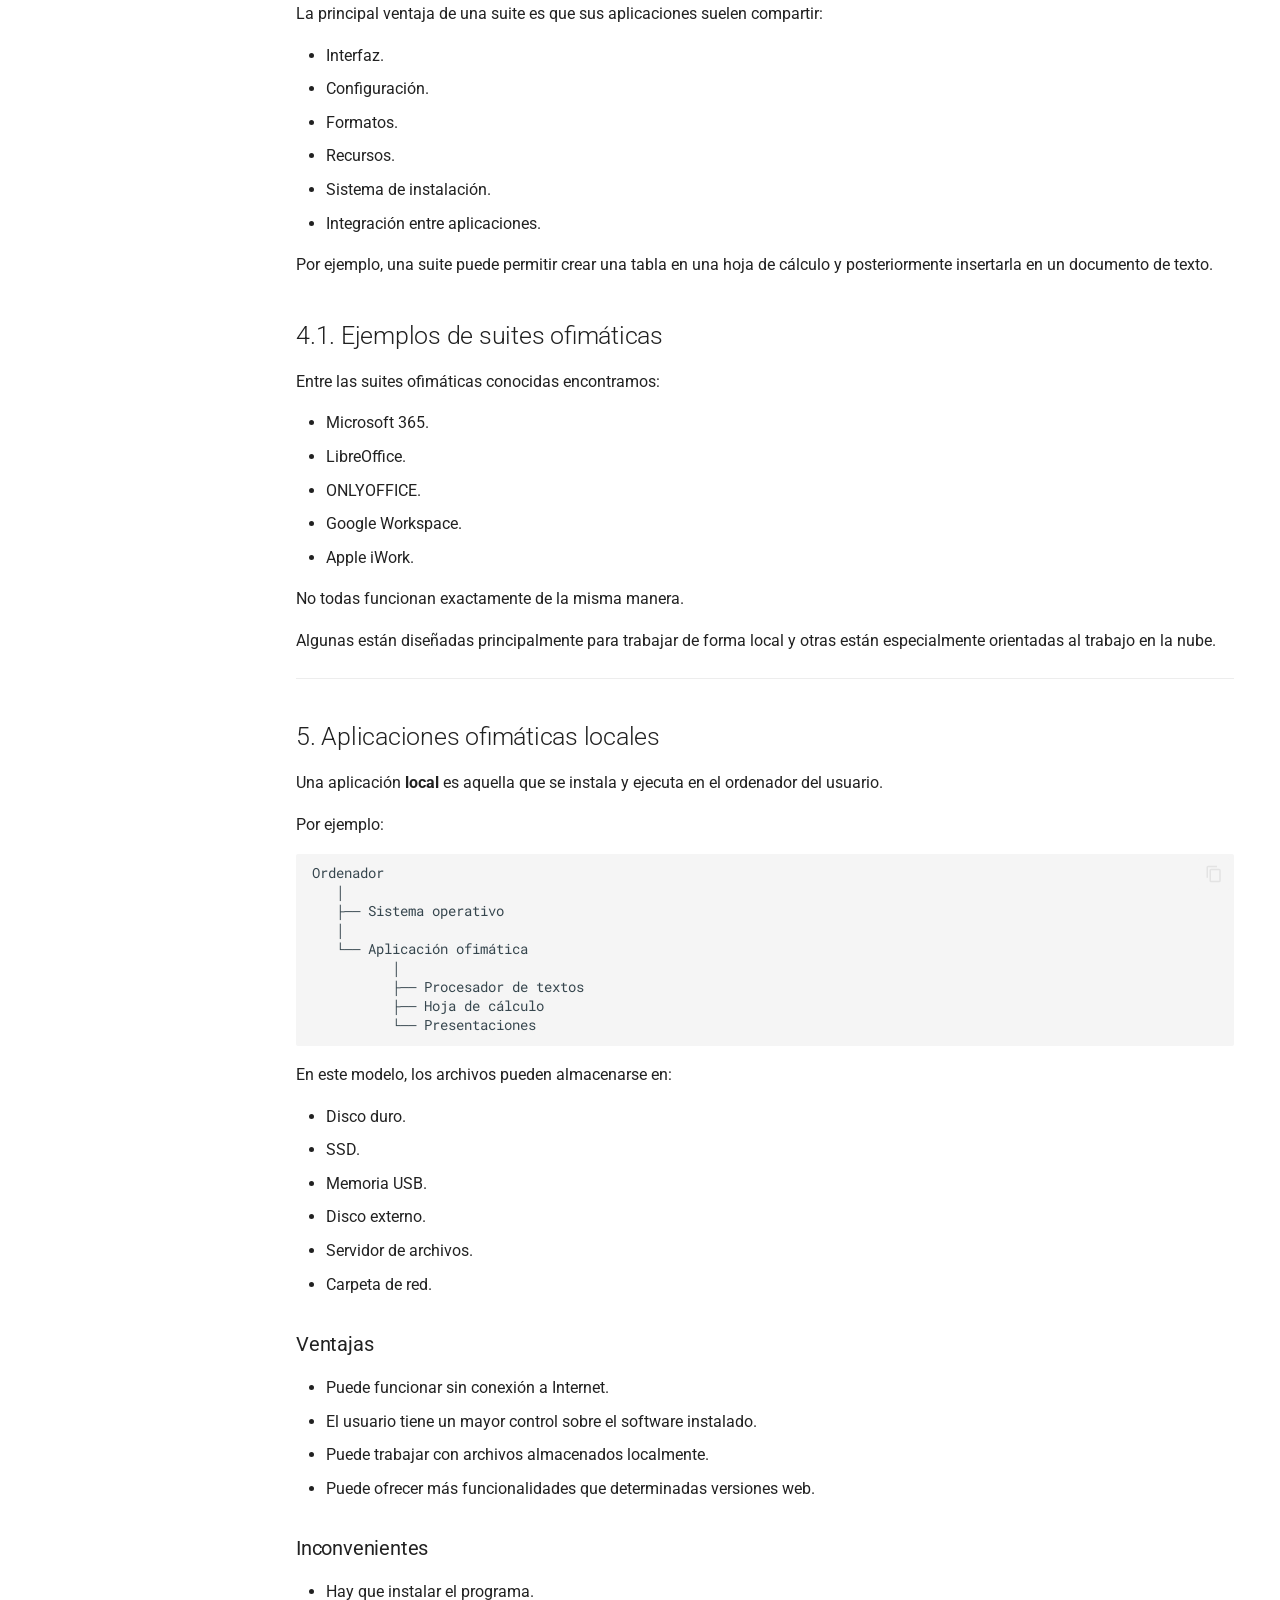
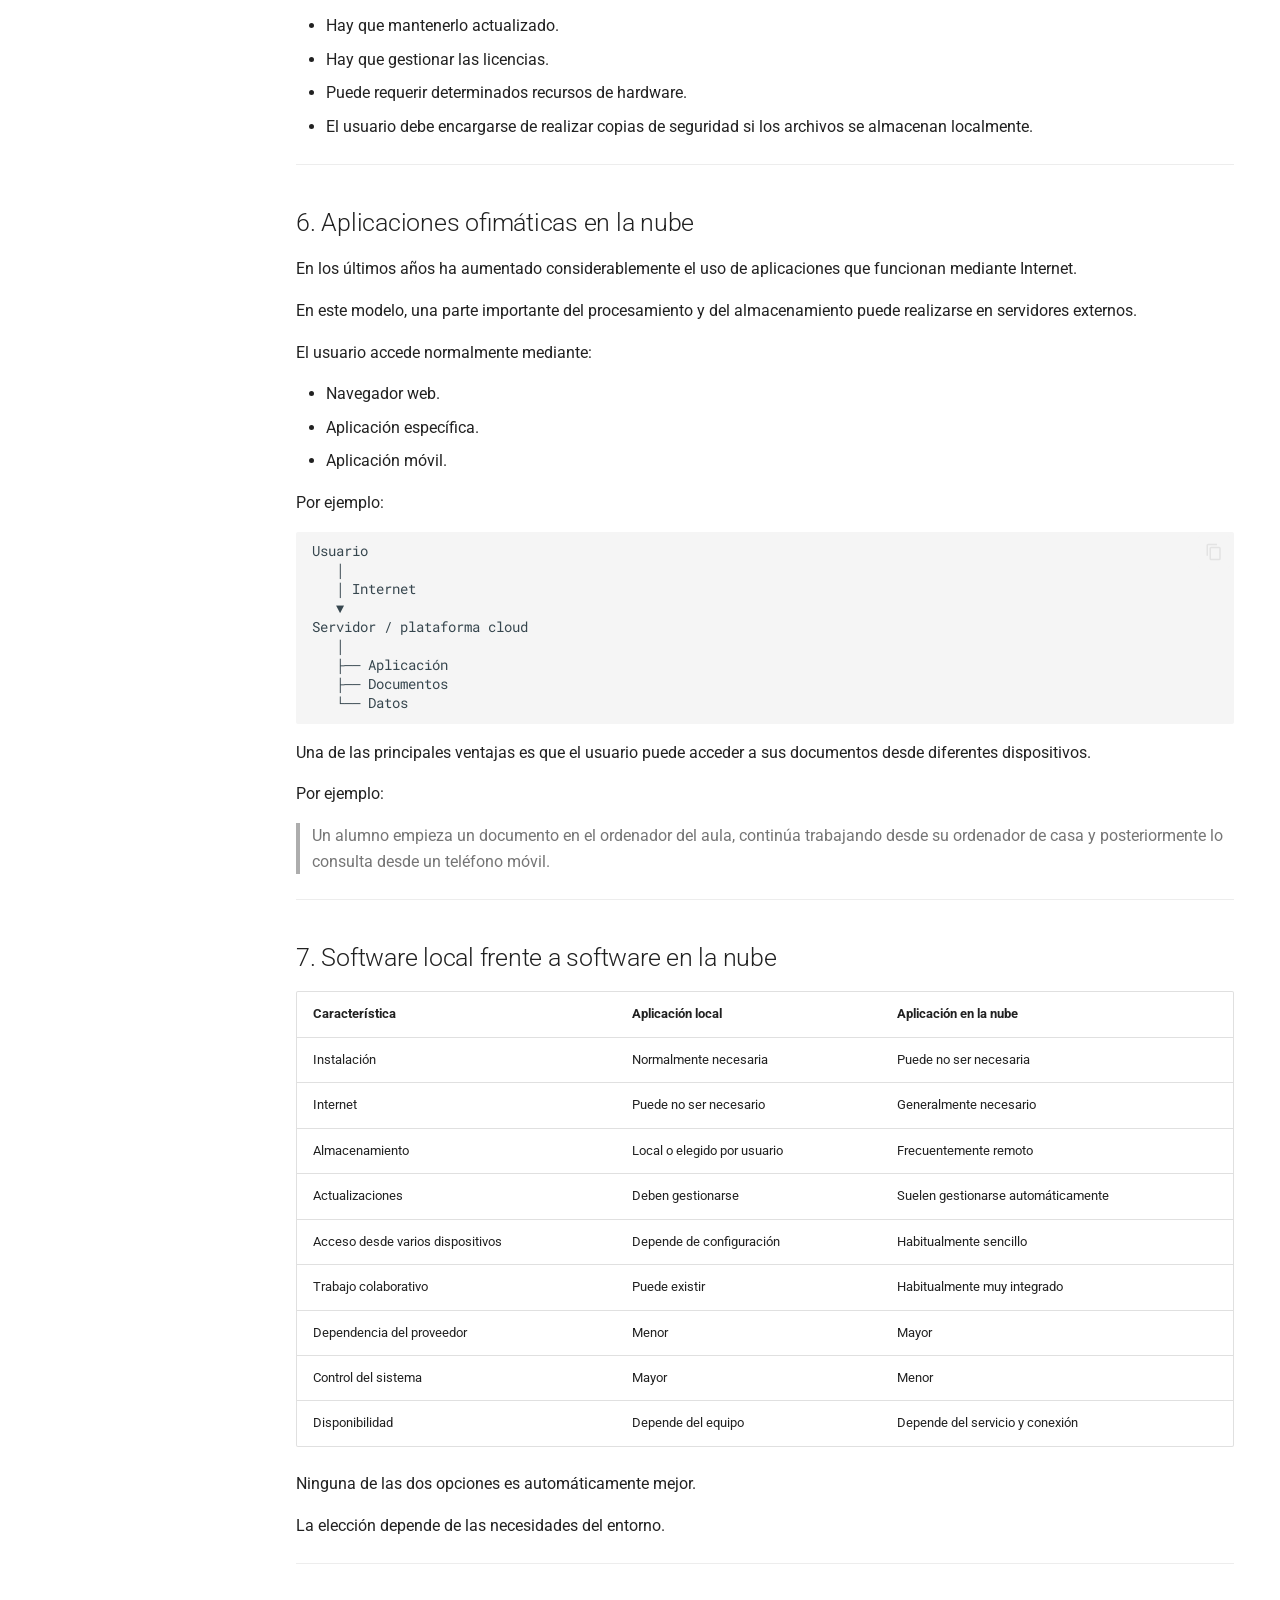
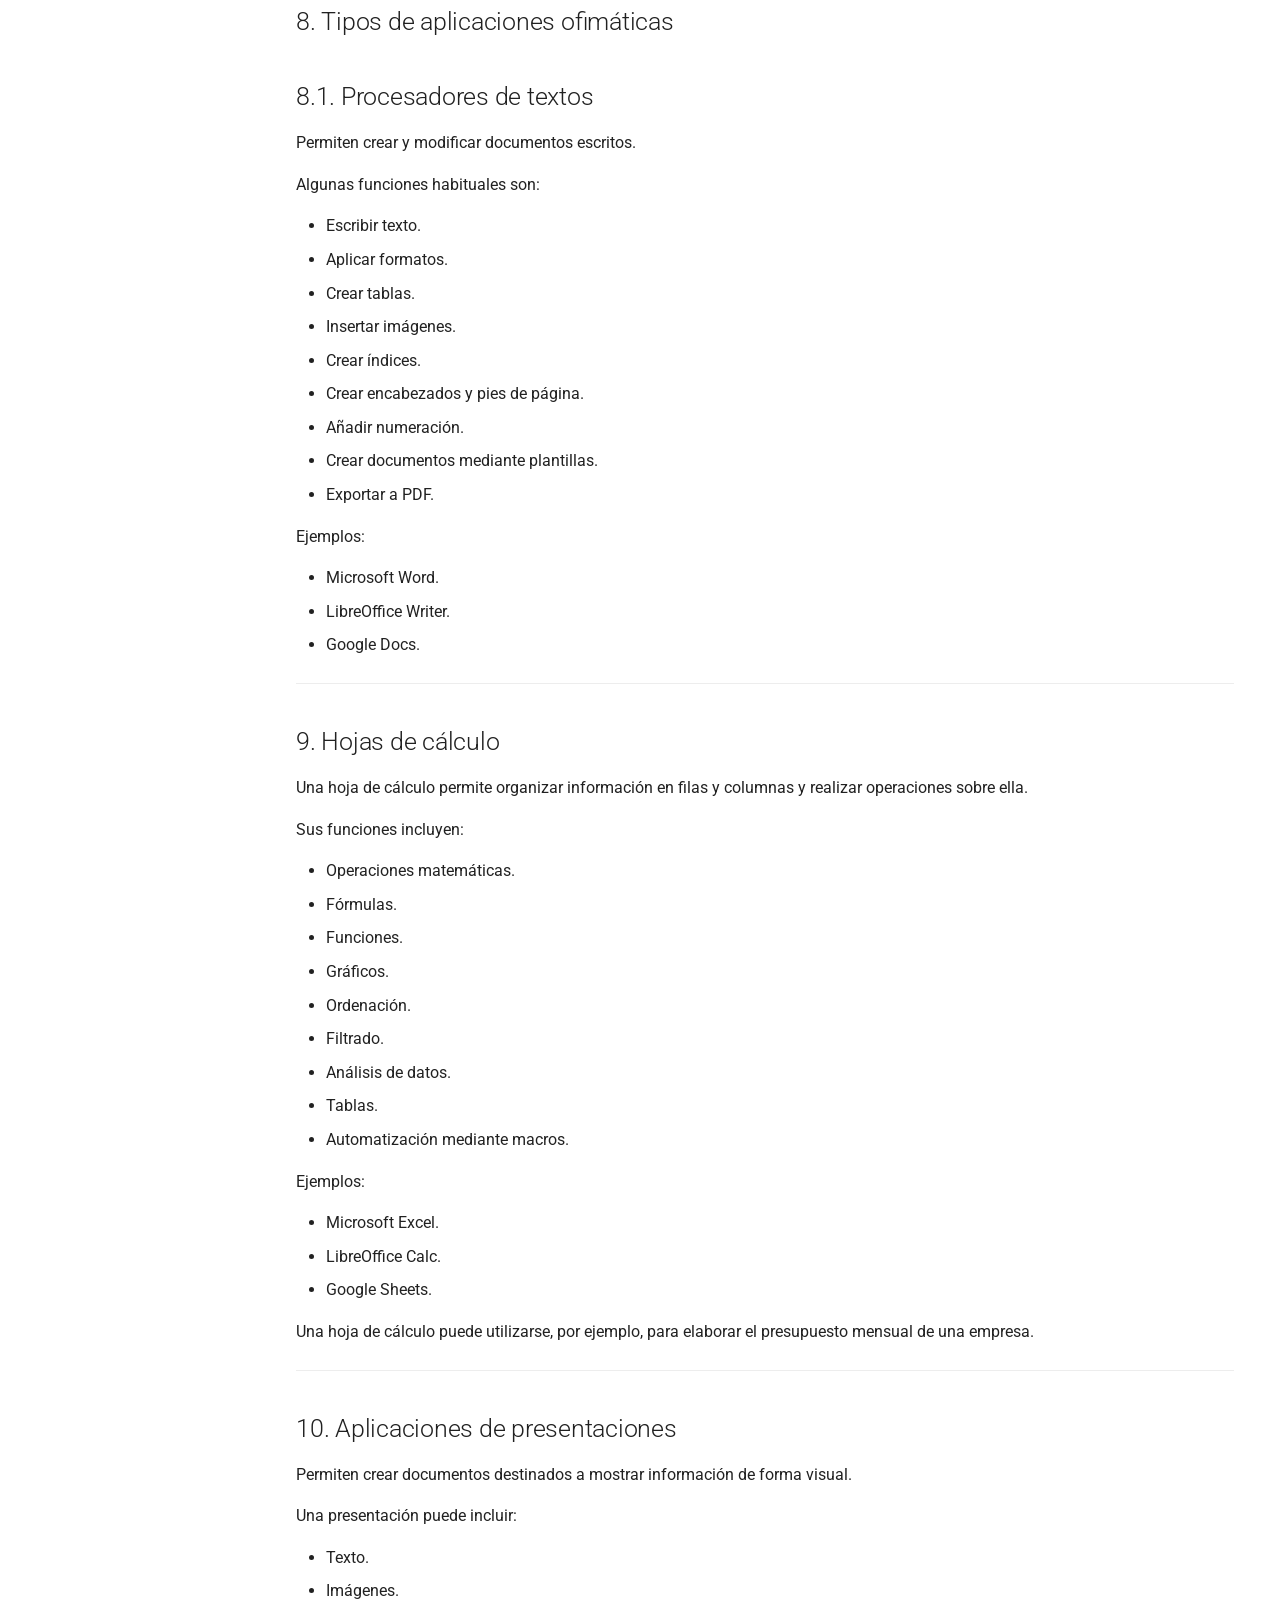
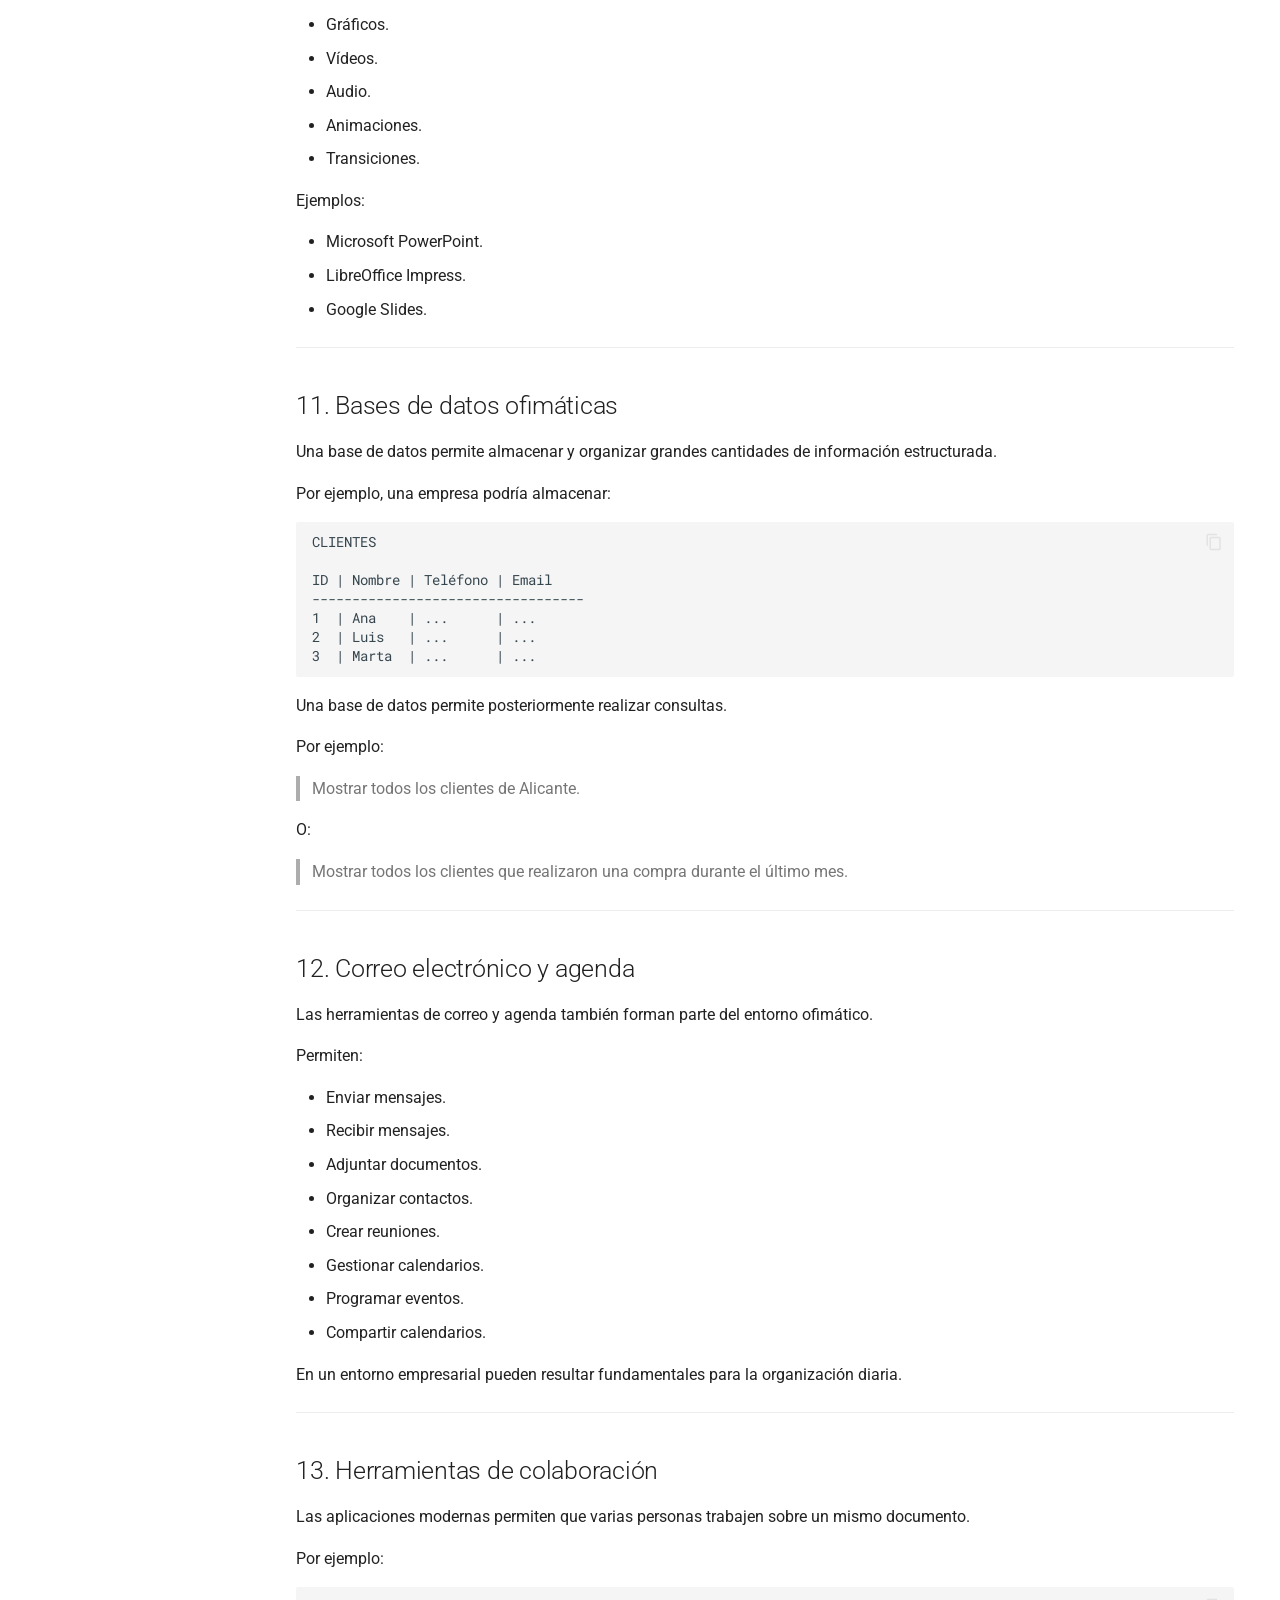
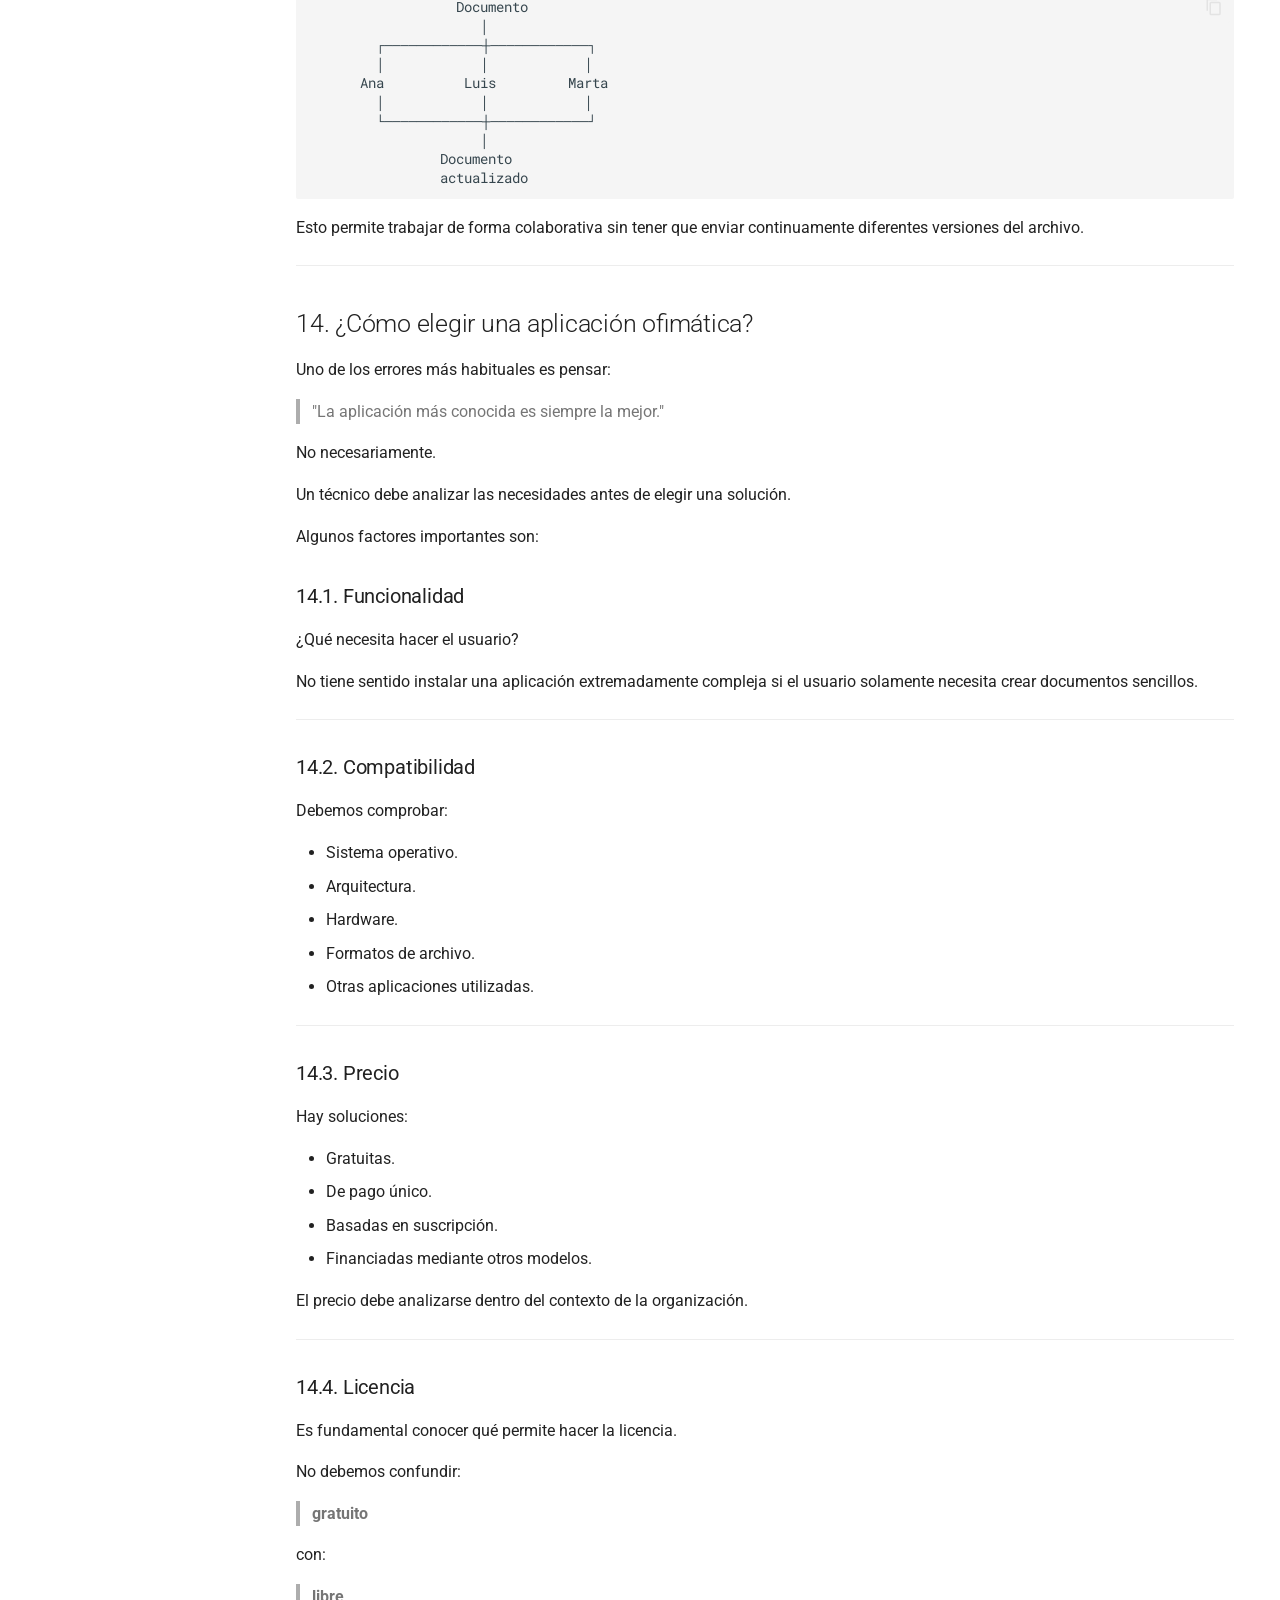
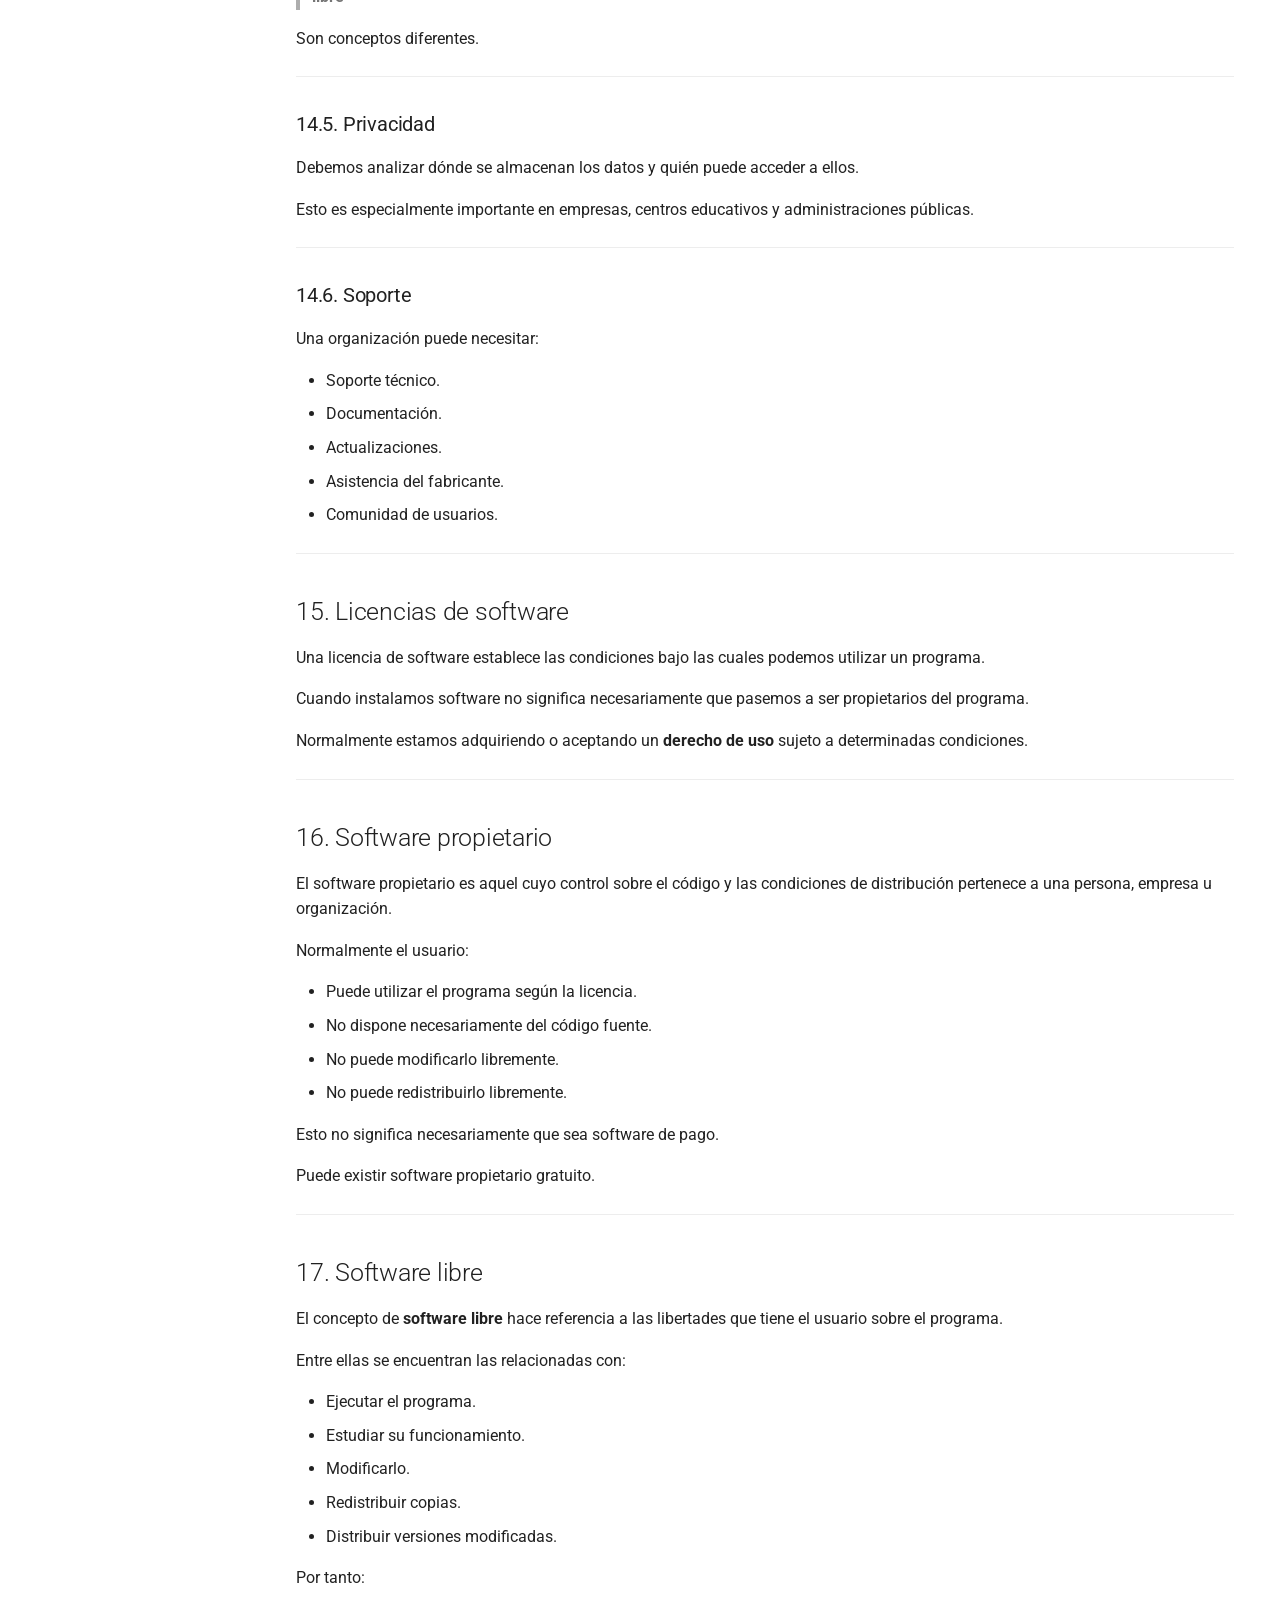
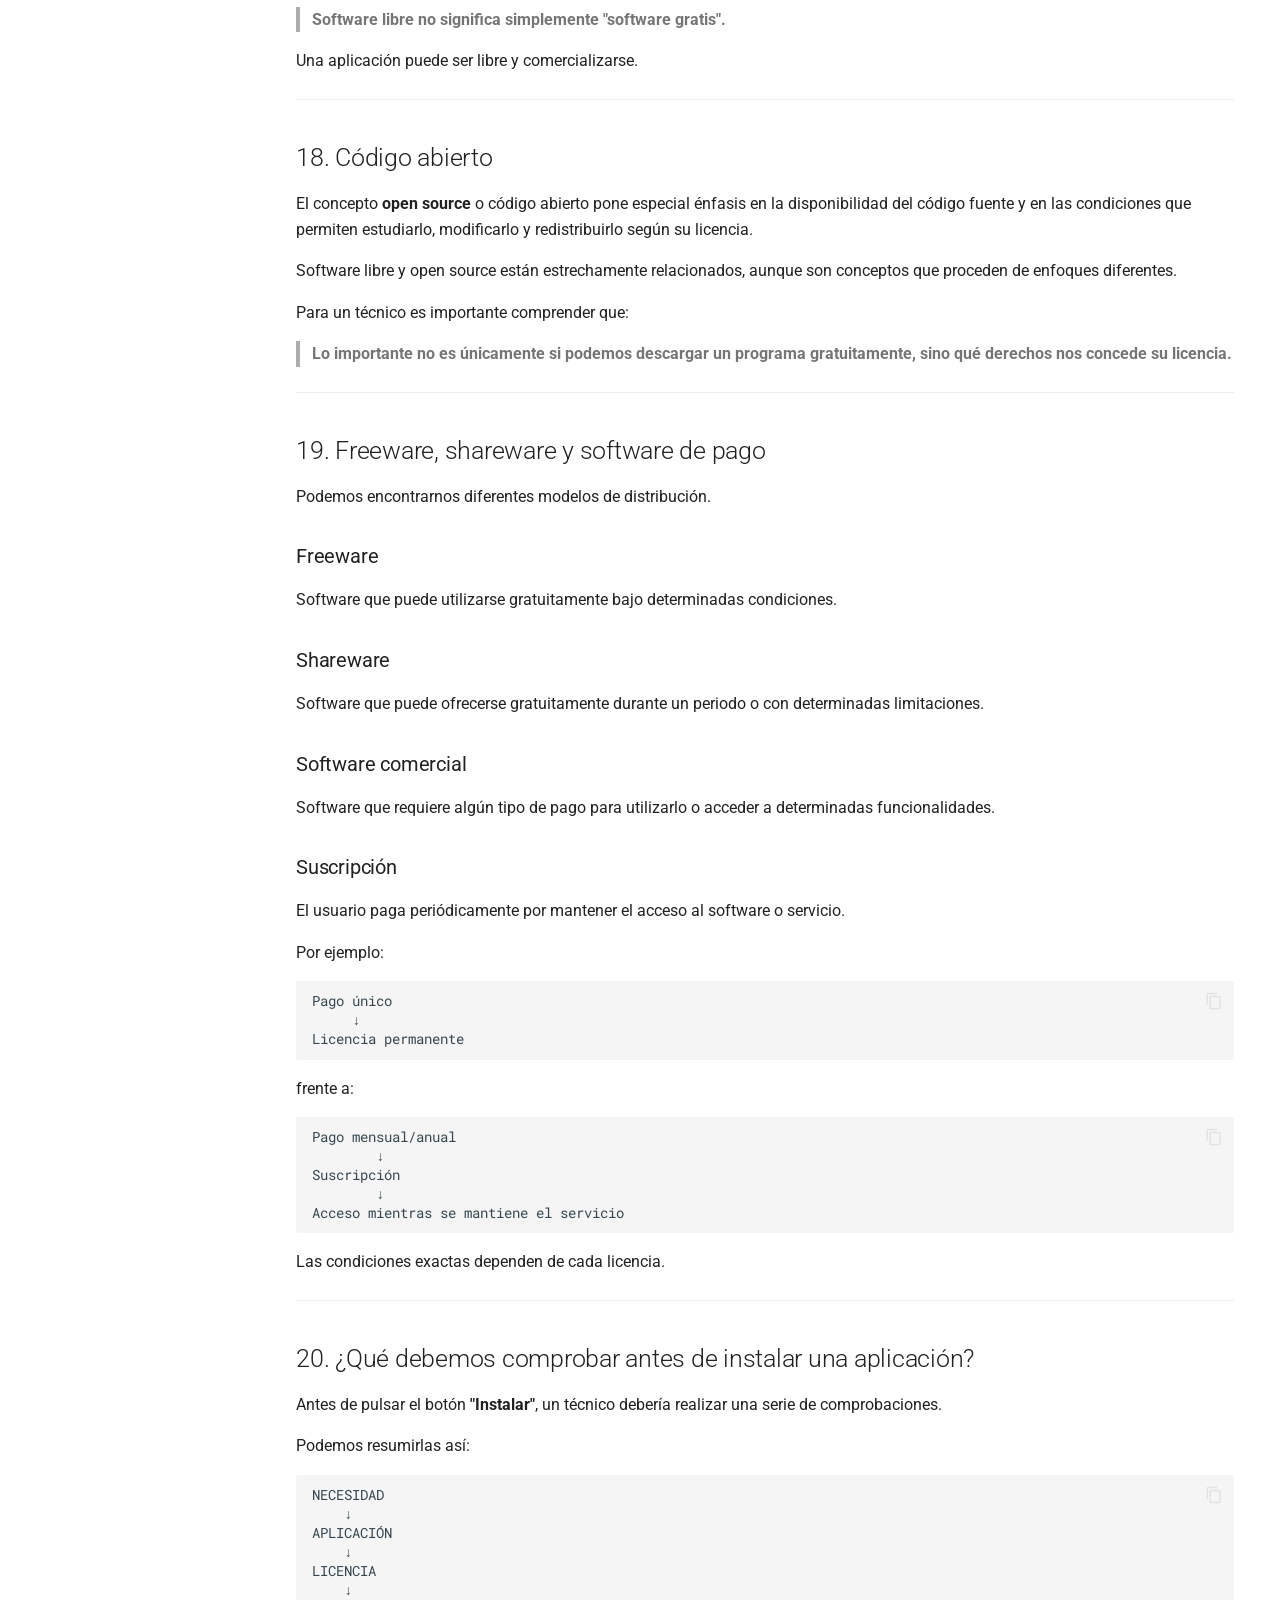
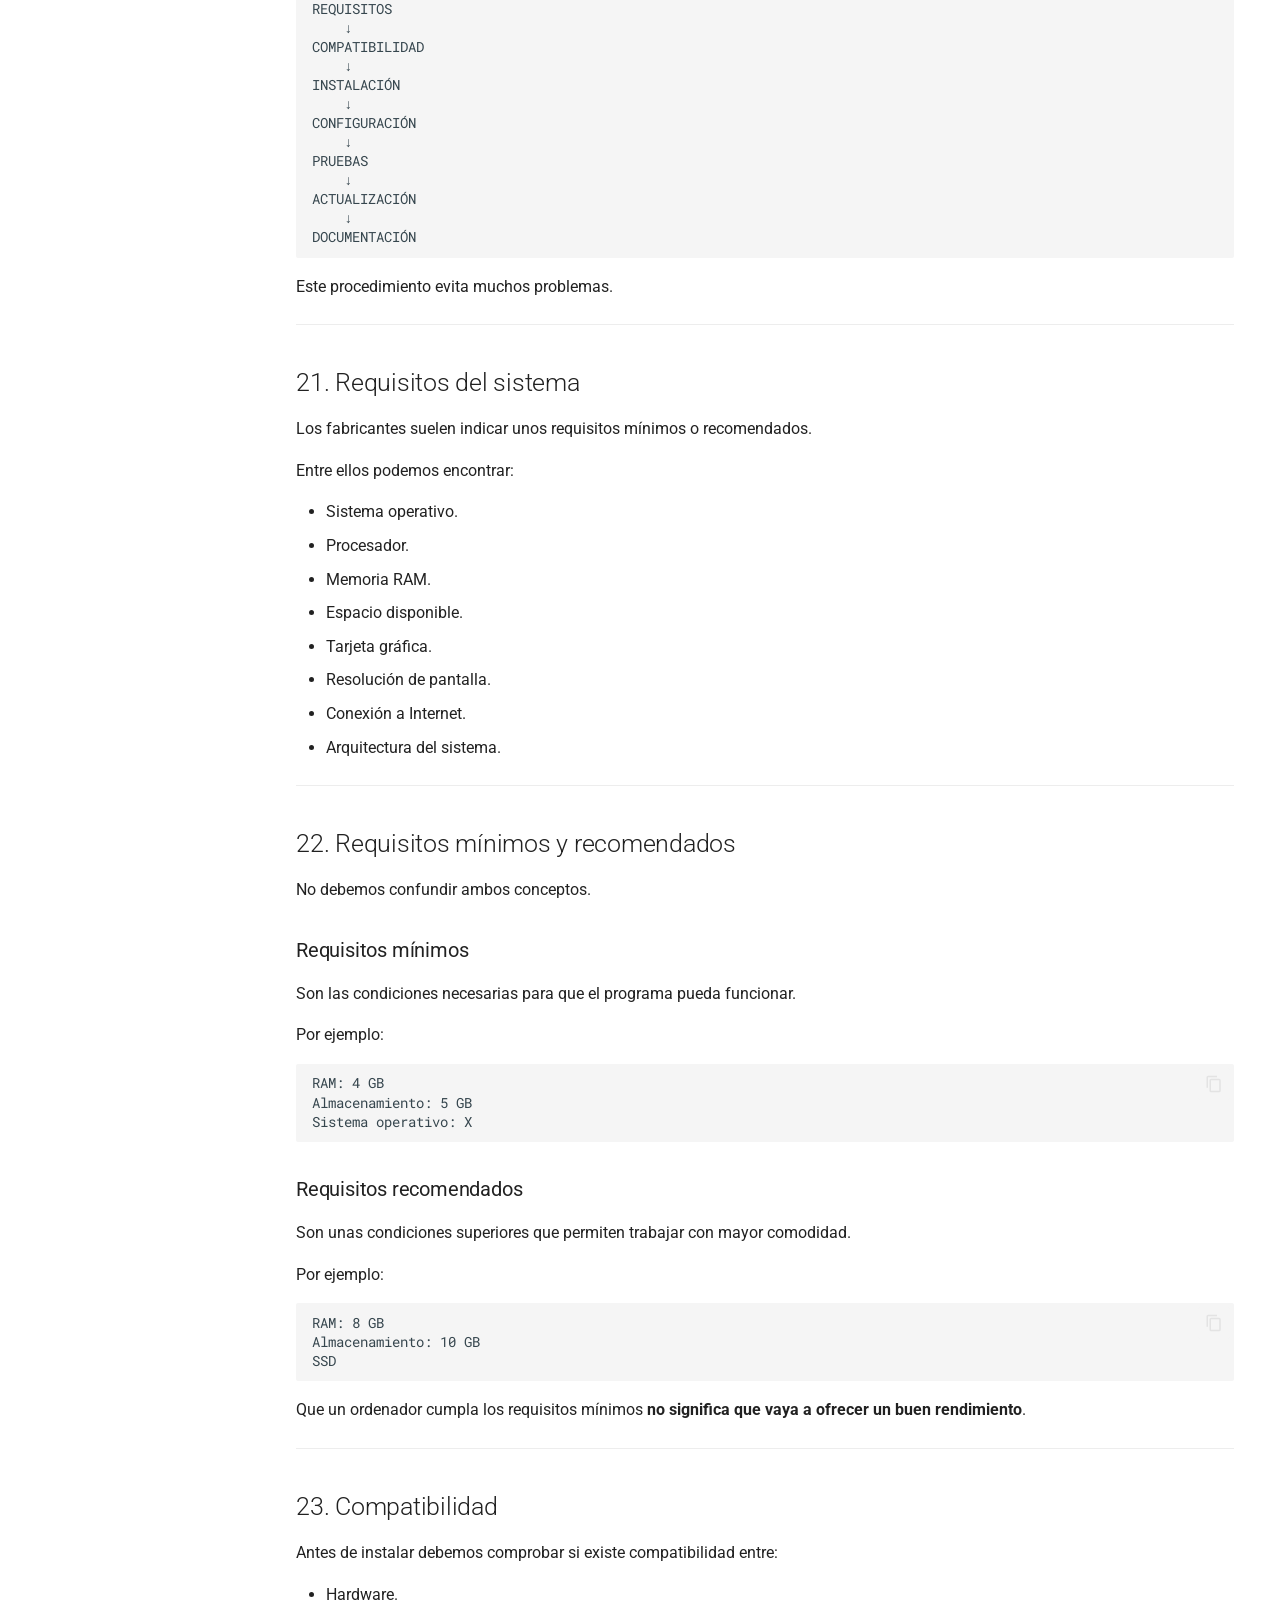
<file: 1/index.html>
<!doctype html>
<html lang="es" class="no-js">
  <head>
    
      <meta charset="utf-8">
      <meta name="viewport" content="width=device-width,initial-scale=1">
      
      
      
        <link rel="canonical" href="https://lupastance.github.io/ofiapps/1/">
      
      
        <link rel="prev" href="..">
      
      
        <link rel="next" href="../2/">
      
      
        
      
      
      <link rel="icon" href="../assets/images/favicon.png">
      <meta name="generator" content="mkdocs-ProperDocs 1.6.7, mkdocs-material-9.7.7">
    
    
      
        <title>1️⃣ Introducción a las aplicaciones ofimáticas - Aplicaciones Ofimáticas</title>
      
    
    
      <link rel="stylesheet" href="../assets/stylesheets/main.ec1eaa64.min.css">
      
        
        <link rel="stylesheet" href="../assets/stylesheets/palette.ab4e12ef.min.css">
      
      

  
  
  
  
  <style>:root{--md-annotation-icon:url('data:image/svg+xml;charset=utf-8,%3Csvg%20xmlns%3D%22http%3A//www.w3.org/2000/svg%22%20viewBox%3D%220%200%2024%2024%22%3E%3Cpath%20d%3D%22M8.17%202.76A10.1%2010.1%200%200%201%2012%202c1.31%200%202.61.26%203.83.76%201.21.5%202.31%201.24%203.24%202.17s1.67%202.03%202.17%203.24c.5%201.22.76%202.52.76%203.83%200%202.65-1.05%205.2-2.93%207.07A9.97%209.97%200%200%201%2012%2022a10.1%2010.1%200%200%201-3.83-.76%2010%2010%200%200%201-3.24-2.17A9.97%209.97%200%200%201%202%2012c0-2.65%201.05-5.2%202.93-7.07.93-.93%202.03-1.67%203.24-2.17M12%2017l1.56-3.42L17%2012l-3.44-1.56L12%207l-1.57%203.44L7%2012l3.43%201.58z%22/%3E%3C/svg%3E');}</style>


    
    
      
    
    
      
        
        
        <link rel="preconnect" href="https://fonts.gstatic.com" crossorigin>
        <link rel="stylesheet" href="https://fonts.googleapis.com/css?family=Roboto:300,300i,400,400i,700,700i%7CRoboto+Mono:400,400i,700,700i&display=fallback">
        <style>:root{--md-text-font:"Roboto";--md-code-font:"Roboto Mono"}</style>
      
    
    
      <link rel="stylesheet" href="../css/extra.css">
    
    <script>__md_scope=new URL("..",location),__md_hash=e=>[...e].reduce(((e,_)=>(e<<5)-e+_.charCodeAt(0)),0),__md_get=(e,_=localStorage,t=__md_scope)=>JSON.parse(_.getItem(t.pathname+"."+e)),__md_set=(e,_,t=localStorage,a=__md_scope)=>{try{t.setItem(a.pathname+"."+e,JSON.stringify(_))}catch(e){}}</script>
    
      

    
    
  </head>
  
  
    
    
      
    
    
    
    
    <body dir="ltr" data-md-color-scheme="default" data-md-color-primary="blue-grey" data-md-color-accent="pink">
  
    
    <input class="md-toggle" data-md-toggle="drawer" type="checkbox" id="__drawer" autocomplete="off">
    <input class="md-toggle" data-md-toggle="search" type="checkbox" id="__search" autocomplete="off">
    <label class="md-overlay" for="__drawer"></label>
    <div data-md-component="skip">
      
        
        <a href="#tema-1-instalacion-y-actualizacion-de-aplicaciones-ofimaticas" class="md-skip">
          Saltar a contenido
        </a>
      
    </div>
    <div data-md-component="announce">
      
    </div>
    
    
      

  

<header class="md-header md-header--shadow" data-md-component="header">
  <nav class="md-header__inner md-grid" aria-label="Cabecera">
    <a href=".." title="Aplicaciones Ofimáticas" class="md-header__button md-logo" aria-label="Aplicaciones Ofimáticas" data-md-component="logo">
      
  <img src="../assets/logo.png" alt="logo">

    </a>
    <label class="md-header__button md-icon" for="__drawer">
      
      <svg xmlns="http://www.w3.org/2000/svg" viewBox="0 0 24 24"><path d="M3 6h18v2H3zm0 5h18v2H3zm0 5h18v2H3z"/></svg>
    </label>
    <div class="md-header__title" data-md-component="header-title">
      <div class="md-header__ellipsis">
        <div class="md-header__topic">
          <span class="md-ellipsis">
            Aplicaciones Ofimáticas
          </span>
        </div>
        <div class="md-header__topic" data-md-component="header-topic">
          <span class="md-ellipsis">
            
              1️⃣ Introducción a las aplicaciones ofimáticas
            
          </span>
        </div>
      </div>
    </div>
    
      
        <form class="md-header__option" data-md-component="palette">
  
    
    
    
    <input class="md-option" data-md-color-media="" data-md-color-scheme="default" data-md-color-primary="blue-grey" data-md-color-accent="pink"  aria-label="💤 Cambiar a modo oscuro"  type="radio" name="__palette" id="__palette_0">
    
      <label class="md-header__button md-icon" title="💤 Cambiar a modo oscuro" for="__palette_1" hidden>
        <svg xmlns="http://www.w3.org/2000/svg" viewBox="0 0 24 24"><path d="M12 18c-.89 0-1.74-.2-2.5-.55C11.56 16.5 13 14.42 13 12s-1.44-4.5-3.5-5.45C10.26 6.2 11.11 6 12 6a6 6 0 0 1 6 6 6 6 0 0 1-6 6m8-9.31V4h-4.69L12 .69 8.69 4H4v4.69L.69 12 4 15.31V20h4.69L12 23.31 15.31 20H20v-4.69L23.31 12z"/></svg>
      </label>
    
  
    
    
    
    <input class="md-option" data-md-color-media="" data-md-color-scheme="slate" data-md-color-primary="blue-grey" data-md-color-accent="cyan"  aria-label="👹 Activar el modo psicópata"  type="radio" name="__palette" id="__palette_1">
    
      <label class="md-header__button md-icon" title="👹 Activar el modo psicópata" for="__palette_0" hidden>
        <svg xmlns="http://www.w3.org/2000/svg" viewBox="0 0 24 24"><path d="M12 8a4 4 0 0 0-4 4 4 4 0 0 0 4 4 4 4 0 0 0 4-4 4 4 0 0 0-4-4m0 10a6 6 0 0 1-6-6 6 6 0 0 1 6-6 6 6 0 0 1 6 6 6 6 0 0 1-6 6m8-9.31V4h-4.69L12 .69 8.69 4H4v4.69L.69 12 4 15.31V20h4.69L12 23.31 15.31 20H20v-4.69L23.31 12z"/></svg>
      </label>
    
  
</form>
      
    
    
      <script>var palette=__md_get("__palette");if(palette&&palette.color){if("(prefers-color-scheme)"===palette.color.media){var media=matchMedia("(prefers-color-scheme: light)"),input=document.querySelector(media.matches?"[data-md-color-media='(prefers-color-scheme: light)']":"[data-md-color-media='(prefers-color-scheme: dark)']");palette.color.media=input.getAttribute("data-md-color-media"),palette.color.scheme=input.getAttribute("data-md-color-scheme"),palette.color.primary=input.getAttribute("data-md-color-primary"),palette.color.accent=input.getAttribute("data-md-color-accent")}for(var[key,value]of Object.entries(palette.color))document.body.setAttribute("data-md-color-"+key,value)}</script>
    
    
    
      
      
        <label class="md-header__button md-icon" for="__search">
          
          <svg xmlns="http://www.w3.org/2000/svg" viewBox="0 0 24 24"><path d="M9.5 3A6.5 6.5 0 0 1 16 9.5c0 1.61-.59 3.09-1.56 4.23l.27.27h.79l5 5-1.5 1.5-5-5v-.79l-.27-.27A6.52 6.52 0 0 1 9.5 16 6.5 6.5 0 0 1 3 9.5 6.5 6.5 0 0 1 9.5 3m0 2C7 5 5 7 5 9.5S7 14 9.5 14 14 12 14 9.5 12 5 9.5 5"/></svg>
        </label>
        <div class="md-search" data-md-component="search" role="dialog">
  <label class="md-search__overlay" for="__search"></label>
  <div class="md-search__inner" role="search">
    <form class="md-search__form" name="search">
      <input type="text" class="md-search__input" name="query" aria-label="Búsqueda" placeholder="Búsqueda" autocapitalize="off" autocorrect="off" autocomplete="off" spellcheck="false" data-md-component="search-query" required>
      <label class="md-search__icon md-icon" for="__search">
        
        <svg xmlns="http://www.w3.org/2000/svg" viewBox="0 0 24 24"><path d="M9.5 3A6.5 6.5 0 0 1 16 9.5c0 1.61-.59 3.09-1.56 4.23l.27.27h.79l5 5-1.5 1.5-5-5v-.79l-.27-.27A6.52 6.52 0 0 1 9.5 16 6.5 6.5 0 0 1 3 9.5 6.5 6.5 0 0 1 9.5 3m0 2C7 5 5 7 5 9.5S7 14 9.5 14 14 12 14 9.5 12 5 9.5 5"/></svg>
        
        <svg xmlns="http://www.w3.org/2000/svg" viewBox="0 0 24 24"><path d="M20 11v2H8l5.5 5.5-1.42 1.42L4.16 12l7.92-7.92L13.5 5.5 8 11z"/></svg>
      </label>
      <nav class="md-search__options" aria-label="Buscar">
        
        <button type="reset" class="md-search__icon md-icon" title="Limpiar" aria-label="Limpiar" tabindex="-1">
          
          <svg xmlns="http://www.w3.org/2000/svg" viewBox="0 0 24 24"><path d="M19 6.41 17.59 5 12 10.59 6.41 5 5 6.41 10.59 12 5 17.59 6.41 19 12 13.41 17.59 19 19 17.59 13.41 12z"/></svg>
        </button>
      </nav>
      
        <div class="md-search__suggest" data-md-component="search-suggest"></div>
      
    </form>
    <div class="md-search__output">
      <div class="md-search__scrollwrap" tabindex="0" data-md-scrollfix>
        <div class="md-search-result" data-md-component="search-result">
          <div class="md-search-result__meta">
            Inicializando búsqueda
          </div>
          <ol class="md-search-result__list" role="presentation"></ol>
        </div>
      </div>
    </div>
  </div>
</div>
      
    
    
      <div class="md-header__source">
        <a href="https://github.com/lupastance/ofiapps" title="Ir al repositorio" class="md-source" data-md-component="source">
  <div class="md-source__icon md-icon">
    
    <svg xmlns="http://www.w3.org/2000/svg" viewBox="0 0 512 512"><!--! Font Awesome Free 7.1.0 by @fontawesome - https://fontawesome.com License - https://fontawesome.com/license/free (Icons: CC BY 4.0, Fonts: SIL OFL 1.1, Code: MIT License) Copyright 2025 Fonticons, Inc.--><path d="M173.9 397.4c0 2-2.3 3.6-5.2 3.6-3.3.3-5.6-1.3-5.6-3.6 0-2 2.3-3.6 5.2-3.6 3-.3 5.6 1.3 5.6 3.6m-31.1-4.5c-.7 2 1.3 4.3 4.3 4.9 2.6 1 5.6 0 6.2-2s-1.3-4.3-4.3-5.2c-2.6-.7-5.5.3-6.2 2.3m44.2-1.7c-2.9.7-4.9 2.6-4.6 4.9.3 2 2.9 3.3 5.9 2.6 2.9-.7 4.9-2.6 4.6-4.6-.3-1.9-3-3.2-5.9-2.9M252.8 8C114.1 8 8 113.3 8 252c0 110.9 69.8 205.8 169.5 239.2 12.8 2.3 17.3-5.6 17.3-12.1 0-6.2-.3-40.4-.3-61.4 0 0-70 15-84.7-29.8 0 0-11.4-29.1-27.8-36.6 0 0-22.9-15.7 1.6-15.4 0 0 24.9 2 38.6 25.8 21.9 38.6 58.6 27.5 72.9 20.9 2.3-16 8.8-27.1 16-33.7-55.9-6.2-112.3-14.3-112.3-110.5 0-27.5 7.6-41.3 23.6-58.9-2.6-6.5-11.1-33.3 2.6-67.9 20.9-6.5 69 27 69 27 20-5.6 41.5-8.5 62.8-8.5s42.8 2.9 62.8 8.5c0 0 48.1-33.6 69-27 13.7 34.7 5.2 61.4 2.6 67.9 16 17.7 25.8 31.5 25.8 58.9 0 96.5-58.9 104.2-114.8 110.5 9.2 7.9 17 22.9 17 46.4 0 33.7-.3 75.4-.3 83.6 0 6.5 4.6 14.4 17.3 12.1C436.2 457.8 504 362.9 504 252 504 113.3 391.5 8 252.8 8M105.2 352.9c-1.3 1-1 3.3.7 5.2 1.6 1.6 3.9 2.3 5.2 1 1.3-1 1-3.3-.7-5.2-1.6-1.6-3.9-2.3-5.2-1m-10.8-8.1c-.7 1.3.3 2.9 2.3 3.9 1.6 1 3.6.7 4.3-.7.7-1.3-.3-2.9-2.3-3.9-2-.6-3.6-.3-4.3.7m32.4 35.6c-1.6 1.3-1 4.3 1.3 6.2 2.3 2.3 5.2 2.6 6.5 1 1.3-1.3.7-4.3-1.3-6.2-2.2-2.3-5.2-2.6-6.5-1m-11.4-14.7c-1.6 1-1.6 3.6 0 5.9s4.3 3.3 5.6 2.3c1.6-1.3 1.6-3.9 0-6.2-1.4-2.3-4-3.3-5.6-2"/></svg>
  </div>
  <div class="md-source__repository">
    lupastance/ofiapps
  </div>
</a>
      </div>
    
  </nav>
  
</header>
    
    <div class="md-container" data-md-component="container">
      
      
        
          
        
      
      <main class="md-main" data-md-component="main">
        <div class="md-main__inner md-grid">
          
            
              
              <div class="md-sidebar md-sidebar--primary" data-md-component="sidebar" data-md-type="navigation" >
                <div class="md-sidebar__scrollwrap">
                  <div class="md-sidebar__inner">
                    



  

<nav class="md-nav md-nav--primary md-nav--integrated" aria-label="Navegación" data-md-level="0">
  <label class="md-nav__title" for="__drawer">
    <a href=".." title="Aplicaciones Ofimáticas" class="md-nav__button md-logo" aria-label="Aplicaciones Ofimáticas" data-md-component="logo">
      
  <img src="../assets/logo.png" alt="logo">

    </a>
    Aplicaciones Ofimáticas
  </label>
  
    <div class="md-nav__source">
      <a href="https://github.com/lupastance/ofiapps" title="Ir al repositorio" class="md-source" data-md-component="source">
  <div class="md-source__icon md-icon">
    
    <svg xmlns="http://www.w3.org/2000/svg" viewBox="0 0 512 512"><!--! Font Awesome Free 7.1.0 by @fontawesome - https://fontawesome.com License - https://fontawesome.com/license/free (Icons: CC BY 4.0, Fonts: SIL OFL 1.1, Code: MIT License) Copyright 2025 Fonticons, Inc.--><path d="M173.9 397.4c0 2-2.3 3.6-5.2 3.6-3.3.3-5.6-1.3-5.6-3.6 0-2 2.3-3.6 5.2-3.6 3-.3 5.6 1.3 5.6 3.6m-31.1-4.5c-.7 2 1.3 4.3 4.3 4.9 2.6 1 5.6 0 6.2-2s-1.3-4.3-4.3-5.2c-2.6-.7-5.5.3-6.2 2.3m44.2-1.7c-2.9.7-4.9 2.6-4.6 4.9.3 2 2.9 3.3 5.9 2.6 2.9-.7 4.9-2.6 4.6-4.6-.3-1.9-3-3.2-5.9-2.9M252.8 8C114.1 8 8 113.3 8 252c0 110.9 69.8 205.8 169.5 239.2 12.8 2.3 17.3-5.6 17.3-12.1 0-6.2-.3-40.4-.3-61.4 0 0-70 15-84.7-29.8 0 0-11.4-29.1-27.8-36.6 0 0-22.9-15.7 1.6-15.4 0 0 24.9 2 38.6 25.8 21.9 38.6 58.6 27.5 72.9 20.9 2.3-16 8.8-27.1 16-33.7-55.9-6.2-112.3-14.3-112.3-110.5 0-27.5 7.6-41.3 23.6-58.9-2.6-6.5-11.1-33.3 2.6-67.9 20.9-6.5 69 27 69 27 20-5.6 41.5-8.5 62.8-8.5s42.8 2.9 62.8 8.5c0 0 48.1-33.6 69-27 13.7 34.7 5.2 61.4 2.6 67.9 16 17.7 25.8 31.5 25.8 58.9 0 96.5-58.9 104.2-114.8 110.5 9.2 7.9 17 22.9 17 46.4 0 33.7-.3 75.4-.3 83.6 0 6.5 4.6 14.4 17.3 12.1C436.2 457.8 504 362.9 504 252 504 113.3 391.5 8 252.8 8M105.2 352.9c-1.3 1-1 3.3.7 5.2 1.6 1.6 3.9 2.3 5.2 1 1.3-1 1-3.3-.7-5.2-1.6-1.6-3.9-2.3-5.2-1m-10.8-8.1c-.7 1.3.3 2.9 2.3 3.9 1.6 1 3.6.7 4.3-.7.7-1.3-.3-2.9-2.3-3.9-2-.6-3.6-.3-4.3.7m32.4 35.6c-1.6 1.3-1 4.3 1.3 6.2 2.3 2.3 5.2 2.6 6.5 1 1.3-1.3.7-4.3-1.3-6.2-2.2-2.3-5.2-2.6-6.5-1m-11.4-14.7c-1.6 1-1.6 3.6 0 5.9s4.3 3.3 5.6 2.3c1.6-1.3 1.6-3.9 0-6.2-1.4-2.3-4-3.3-5.6-2"/></svg>
  </div>
  <div class="md-source__repository">
    lupastance/ofiapps
  </div>
</a>
    </div>
  
  <ul class="md-nav__list" data-md-scrollfix>
    
      
      
  
  
  
  
    <li class="md-nav__item">
      <a href=".." class="md-nav__link">
        
  
  
  <span class="md-ellipsis">
    
  
    📚 Inicio
  

    
  </span>
  
  

      </a>
    </li>
  

    
      
      
  
  
    
  
  
  
    <li class="md-nav__item md-nav__item--active">
      
      <input class="md-nav__toggle md-toggle" type="checkbox" id="__toc">
      
      
        
      
      
        <label class="md-nav__link md-nav__link--active" for="__toc">
          
  
  
  <span class="md-ellipsis">
    
  
    1️⃣ Introducción a las aplicaciones ofimáticas
  

    
  </span>
  
  

          <span class="md-nav__icon md-icon"></span>
        </label>
      
      <a href="./" class="md-nav__link md-nav__link--active">
        
  
  
  <span class="md-ellipsis">
    
  
    1️⃣ Introducción a las aplicaciones ofimáticas
  

    
  </span>
  
  

      </a>
      
        

<nav class="md-nav md-nav--secondary" aria-label="Tabla de contenidos">
  
  
  
    
  
  
    <label class="md-nav__title" for="__toc">
      <span class="md-nav__icon md-icon"></span>
      Tabla de contenidos
    </label>
    <ul class="md-nav__list" data-md-component="toc" data-md-scrollfix>
      
        <li class="md-nav__item">
  <a href="#2-que-es-la-ofimatica" class="md-nav__link">
    <span class="md-ellipsis">
      
        2. ¿Qué es la ofimática?
      
    </span>
  </a>
  
</li>
      
        <li class="md-nav__item">
  <a href="#3-aplicaciones-ofimaticas" class="md-nav__link">
    <span class="md-ellipsis">
      
        3. Aplicaciones ofimáticas
      
    </span>
  </a>
  
</li>
      
        <li class="md-nav__item">
  <a href="#4-suites-ofimaticas" class="md-nav__link">
    <span class="md-ellipsis">
      
        4. Suites ofimáticas
      
    </span>
  </a>
  
</li>
      
        <li class="md-nav__item">
  <a href="#41-ejemplos-de-suites-ofimaticas" class="md-nav__link">
    <span class="md-ellipsis">
      
        4.1. Ejemplos de suites ofimáticas
      
    </span>
  </a>
  
</li>
      
        <li class="md-nav__item">
  <a href="#5-aplicaciones-ofimaticas-locales" class="md-nav__link">
    <span class="md-ellipsis">
      
        5. Aplicaciones ofimáticas locales
      
    </span>
  </a>
  
    <nav class="md-nav" aria-label="5. Aplicaciones ofimáticas locales">
      <ul class="md-nav__list">
        
          <li class="md-nav__item">
  <a href="#ventajas" class="md-nav__link">
    <span class="md-ellipsis">
      
        Ventajas
      
    </span>
  </a>
  
</li>
        
          <li class="md-nav__item">
  <a href="#inconvenientes" class="md-nav__link">
    <span class="md-ellipsis">
      
        Inconvenientes
      
    </span>
  </a>
  
</li>
        
      </ul>
    </nav>
  
</li>
      
        <li class="md-nav__item">
  <a href="#6-aplicaciones-ofimaticas-en-la-nube" class="md-nav__link">
    <span class="md-ellipsis">
      
        6. Aplicaciones ofimáticas en la nube
      
    </span>
  </a>
  
</li>
      
        <li class="md-nav__item">
  <a href="#7-software-local-frente-a-software-en-la-nube" class="md-nav__link">
    <span class="md-ellipsis">
      
        7. Software local frente a software en la nube
      
    </span>
  </a>
  
</li>
      
        <li class="md-nav__item">
  <a href="#8-tipos-de-aplicaciones-ofimaticas" class="md-nav__link">
    <span class="md-ellipsis">
      
        8. Tipos de aplicaciones ofimáticas
      
    </span>
  </a>
  
</li>
      
        <li class="md-nav__item">
  <a href="#81-procesadores-de-textos" class="md-nav__link">
    <span class="md-ellipsis">
      
        8.1. Procesadores de textos
      
    </span>
  </a>
  
</li>
      
        <li class="md-nav__item">
  <a href="#9-hojas-de-calculo" class="md-nav__link">
    <span class="md-ellipsis">
      
        9. Hojas de cálculo
      
    </span>
  </a>
  
</li>
      
        <li class="md-nav__item">
  <a href="#10-aplicaciones-de-presentaciones" class="md-nav__link">
    <span class="md-ellipsis">
      
        10. Aplicaciones de presentaciones
      
    </span>
  </a>
  
</li>
      
        <li class="md-nav__item">
  <a href="#11-bases-de-datos-ofimaticas" class="md-nav__link">
    <span class="md-ellipsis">
      
        11. Bases de datos ofimáticas
      
    </span>
  </a>
  
</li>
      
        <li class="md-nav__item">
  <a href="#12-correo-electronico-y-agenda" class="md-nav__link">
    <span class="md-ellipsis">
      
        12. Correo electrónico y agenda
      
    </span>
  </a>
  
</li>
      
        <li class="md-nav__item">
  <a href="#13-herramientas-de-colaboracion" class="md-nav__link">
    <span class="md-ellipsis">
      
        13. Herramientas de colaboración
      
    </span>
  </a>
  
</li>
      
        <li class="md-nav__item">
  <a href="#14-como-elegir-una-aplicacion-ofimatica" class="md-nav__link">
    <span class="md-ellipsis">
      
        14. ¿Cómo elegir una aplicación ofimática?
      
    </span>
  </a>
  
    <nav class="md-nav" aria-label="14. ¿Cómo elegir una aplicación ofimática?">
      <ul class="md-nav__list">
        
          <li class="md-nav__item">
  <a href="#141-funcionalidad" class="md-nav__link">
    <span class="md-ellipsis">
      
        14.1. Funcionalidad
      
    </span>
  </a>
  
</li>
        
          <li class="md-nav__item">
  <a href="#142-compatibilidad" class="md-nav__link">
    <span class="md-ellipsis">
      
        14.2. Compatibilidad
      
    </span>
  </a>
  
</li>
        
          <li class="md-nav__item">
  <a href="#143-precio" class="md-nav__link">
    <span class="md-ellipsis">
      
        14.3. Precio
      
    </span>
  </a>
  
</li>
        
          <li class="md-nav__item">
  <a href="#144-licencia" class="md-nav__link">
    <span class="md-ellipsis">
      
        14.4. Licencia
      
    </span>
  </a>
  
</li>
        
          <li class="md-nav__item">
  <a href="#145-privacidad" class="md-nav__link">
    <span class="md-ellipsis">
      
        14.5. Privacidad
      
    </span>
  </a>
  
</li>
        
          <li class="md-nav__item">
  <a href="#146-soporte" class="md-nav__link">
    <span class="md-ellipsis">
      
        14.6. Soporte
      
    </span>
  </a>
  
</li>
        
      </ul>
    </nav>
  
</li>
      
        <li class="md-nav__item">
  <a href="#15-licencias-de-software" class="md-nav__link">
    <span class="md-ellipsis">
      
        15. Licencias de software
      
    </span>
  </a>
  
</li>
      
        <li class="md-nav__item">
  <a href="#16-software-propietario" class="md-nav__link">
    <span class="md-ellipsis">
      
        16. Software propietario
      
    </span>
  </a>
  
</li>
      
        <li class="md-nav__item">
  <a href="#17-software-libre" class="md-nav__link">
    <span class="md-ellipsis">
      
        17. Software libre
      
    </span>
  </a>
  
</li>
      
        <li class="md-nav__item">
  <a href="#18-codigo-abierto" class="md-nav__link">
    <span class="md-ellipsis">
      
        18. Código abierto
      
    </span>
  </a>
  
</li>
      
        <li class="md-nav__item">
  <a href="#19-freeware-shareware-y-software-de-pago" class="md-nav__link">
    <span class="md-ellipsis">
      
        19. Freeware, shareware y software de pago
      
    </span>
  </a>
  
    <nav class="md-nav" aria-label="19. Freeware, shareware y software de pago">
      <ul class="md-nav__list">
        
          <li class="md-nav__item">
  <a href="#freeware" class="md-nav__link">
    <span class="md-ellipsis">
      
        Freeware
      
    </span>
  </a>
  
</li>
        
          <li class="md-nav__item">
  <a href="#shareware" class="md-nav__link">
    <span class="md-ellipsis">
      
        Shareware
      
    </span>
  </a>
  
</li>
        
          <li class="md-nav__item">
  <a href="#software-comercial" class="md-nav__link">
    <span class="md-ellipsis">
      
        Software comercial
      
    </span>
  </a>
  
</li>
        
          <li class="md-nav__item">
  <a href="#suscripcion" class="md-nav__link">
    <span class="md-ellipsis">
      
        Suscripción
      
    </span>
  </a>
  
</li>
        
      </ul>
    </nav>
  
</li>
      
        <li class="md-nav__item">
  <a href="#20-que-debemos-comprobar-antes-de-instalar-una-aplicacion" class="md-nav__link">
    <span class="md-ellipsis">
      
        20. ¿Qué debemos comprobar antes de instalar una aplicación?
      
    </span>
  </a>
  
</li>
      
        <li class="md-nav__item">
  <a href="#21-requisitos-del-sistema" class="md-nav__link">
    <span class="md-ellipsis">
      
        21. Requisitos del sistema
      
    </span>
  </a>
  
</li>
      
        <li class="md-nav__item">
  <a href="#22-requisitos-minimos-y-recomendados" class="md-nav__link">
    <span class="md-ellipsis">
      
        22. Requisitos mínimos y recomendados
      
    </span>
  </a>
  
    <nav class="md-nav" aria-label="22. Requisitos mínimos y recomendados">
      <ul class="md-nav__list">
        
          <li class="md-nav__item">
  <a href="#requisitos-minimos" class="md-nav__link">
    <span class="md-ellipsis">
      
        Requisitos mínimos
      
    </span>
  </a>
  
</li>
        
          <li class="md-nav__item">
  <a href="#requisitos-recomendados" class="md-nav__link">
    <span class="md-ellipsis">
      
        Requisitos recomendados
      
    </span>
  </a>
  
</li>
        
      </ul>
    </nav>
  
</li>
      
        <li class="md-nav__item">
  <a href="#23-compatibilidad" class="md-nav__link">
    <span class="md-ellipsis">
      
        23. Compatibilidad
      
    </span>
  </a>
  
</li>
      
        <li class="md-nav__item">
  <a href="#24-arquitectura-de-32-y-64-bits" class="md-nav__link">
    <span class="md-ellipsis">
      
        24. Arquitectura de 32 y 64 bits
      
    </span>
  </a>
  
</li>
      
        <li class="md-nav__item">
  <a href="#25-fuentes-de-instalacion" class="md-nav__link">
    <span class="md-ellipsis">
      
        25. Fuentes de instalación
      
    </span>
  </a>
  
</li>
      
        <li class="md-nav__item">
  <a href="#26-el-instalador" class="md-nav__link">
    <span class="md-ellipsis">
      
        26. El instalador
      
    </span>
  </a>
  
</li>
      
        <li class="md-nav__item">
  <a href="#27-fases-de-una-instalacion" class="md-nav__link">
    <span class="md-ellipsis">
      
        27. Fases de una instalación
      
    </span>
  </a>
  
</li>
      
        <li class="md-nav__item">
  <a href="#fase-1-analisis-de-necesidades" class="md-nav__link">
    <span class="md-ellipsis">
      
        Fase 1. Análisis de necesidades
      
    </span>
  </a>
  
</li>
      
        <li class="md-nav__item">
  <a href="#fase-2-comprobacion-del-sistema" class="md-nav__link">
    <span class="md-ellipsis">
      
        Fase 2. Comprobación del sistema
      
    </span>
  </a>
  
</li>
      
        <li class="md-nav__item">
  <a href="#fase-3-comprobacion-de-licencia" class="md-nav__link">
    <span class="md-ellipsis">
      
        Fase 3. Comprobación de licencia
      
    </span>
  </a>
  
</li>
      
        <li class="md-nav__item">
  <a href="#fase-4-preparacion" class="md-nav__link">
    <span class="md-ellipsis">
      
        Fase 4. Preparación
      
    </span>
  </a>
  
</li>
      
        <li class="md-nav__item">
  <a href="#fase-5-instalacion" class="md-nav__link">
    <span class="md-ellipsis">
      
        Fase 5. Instalación
      
    </span>
  </a>
  
</li>
      
        <li class="md-nav__item">
  <a href="#fase-6-configuracion" class="md-nav__link">
    <span class="md-ellipsis">
      
        Fase 6. Configuración
      
    </span>
  </a>
  
</li>
      
        <li class="md-nav__item">
  <a href="#fase-7-pruebas" class="md-nav__link">
    <span class="md-ellipsis">
      
        Fase 7. Pruebas
      
    </span>
  </a>
  
</li>
      
        <li class="md-nav__item">
  <a href="#fase-8-actualizacion" class="md-nav__link">
    <span class="md-ellipsis">
      
        Fase 8. Actualización
      
    </span>
  </a>
  
</li>
      
        <li class="md-nav__item">
  <a href="#fase-9-documentacion" class="md-nav__link">
    <span class="md-ellipsis">
      
        Fase 9. Documentación
      
    </span>
  </a>
  
</li>
      
        <li class="md-nav__item">
  <a href="#28-instalacion-tipica-frente-a-instalacion-personalizada" class="md-nav__link">
    <span class="md-ellipsis">
      
        28. Instalación típica frente a instalación personalizada
      
    </span>
  </a>
  
    <nav class="md-nav" aria-label="28. Instalación típica frente a instalación personalizada">
      <ul class="md-nav__list">
        
          <li class="md-nav__item">
  <a href="#instalacion-tipica" class="md-nav__link">
    <span class="md-ellipsis">
      
        Instalación típica
      
    </span>
  </a>
  
</li>
        
          <li class="md-nav__item">
  <a href="#instalacion-personalizada" class="md-nav__link">
    <span class="md-ellipsis">
      
        Instalación personalizada
      
    </span>
  </a>
  
</li>
        
      </ul>
    </nav>
  
</li>
      
        <li class="md-nav__item">
  <a href="#29-componentes-de-una-aplicacion" class="md-nav__link">
    <span class="md-ellipsis">
      
        29. Componentes de una aplicación
      
    </span>
  </a>
  
</li>
      
        <li class="md-nav__item">
  <a href="#30-configuracion-de-una-aplicacion" class="md-nav__link">
    <span class="md-ellipsis">
      
        30. Configuración de una aplicación
      
    </span>
  </a>
  
    <nav class="md-nav" aria-label="30. Configuración de una aplicación">
      <ul class="md-nav__list">
        
          <li class="md-nav__item">
  <a href="#idioma" class="md-nav__link">
    <span class="md-ellipsis">
      
        Idioma
      
    </span>
  </a>
  
</li>
        
          <li class="md-nav__item">
  <a href="#ubicacion-de-documentos" class="md-nav__link">
    <span class="md-ellipsis">
      
        Ubicación de documentos
      
    </span>
  </a>
  
</li>
        
          <li class="md-nav__item">
  <a href="#guardado-automatico" class="md-nav__link">
    <span class="md-ellipsis">
      
        Guardado automático
      
    </span>
  </a>
  
</li>
        
          <li class="md-nav__item">
  <a href="#formatos-predeterminados" class="md-nav__link">
    <span class="md-ellipsis">
      
        Formatos predeterminados
      
    </span>
  </a>
  
</li>
        
      </ul>
    </nav>
  
</li>
      
        <li class="md-nav__item">
  <a href="#31-asociaciones-de-archivos" class="md-nav__link">
    <span class="md-ellipsis">
      
        31. Asociaciones de archivos
      
    </span>
  </a>
  
</li>
      
        <li class="md-nav__item">
  <a href="#32-instalacion-y-permisos" class="md-nav__link">
    <span class="md-ellipsis">
      
        32. Instalación y permisos
      
    </span>
  </a>
  
</li>
      
        <li class="md-nav__item">
  <a href="#33-actualizaciones" class="md-nav__link">
    <span class="md-ellipsis">
      
        33. Actualizaciones
      
    </span>
  </a>
  
</li>
      
        <li class="md-nav__item">
  <a href="#34-tipos-de-actualizaciones" class="md-nav__link">
    <span class="md-ellipsis">
      
        34. Tipos de actualizaciones
      
    </span>
  </a>
  
    <nav class="md-nav" aria-label="34. Tipos de actualizaciones">
      <ul class="md-nav__list">
        
          <li class="md-nav__item">
  <a href="#actualizacion-de-mantenimiento" class="md-nav__link">
    <span class="md-ellipsis">
      
        Actualización de mantenimiento
      
    </span>
  </a>
  
</li>
        
          <li class="md-nav__item">
  <a href="#actualizacion-de-seguridad" class="md-nav__link">
    <span class="md-ellipsis">
      
        Actualización de seguridad
      
    </span>
  </a>
  
</li>
        
          <li class="md-nav__item">
  <a href="#actualizacion-funcional" class="md-nav__link">
    <span class="md-ellipsis">
      
        Actualización funcional
      
    </span>
  </a>
  
</li>
        
          <li class="md-nav__item">
  <a href="#nueva-version" class="md-nav__link">
    <span class="md-ellipsis">
      
        Nueva versión
      
    </span>
  </a>
  
</li>
        
      </ul>
    </nav>
  
</li>
      
        <li class="md-nav__item">
  <a href="#35-actualizacion-automatica-y-manual" class="md-nav__link">
    <span class="md-ellipsis">
      
        35. Actualización automática y manual
      
    </span>
  </a>
  
</li>
      
        <li class="md-nav__item">
  <a href="#automatica" class="md-nav__link">
    <span class="md-ellipsis">
      
        Automática
      
    </span>
  </a>
  
    <nav class="md-nav" aria-label="Automática">
      <ul class="md-nav__list">
        
          <li class="md-nav__item">
  <a href="#ventajas_1" class="md-nav__link">
    <span class="md-ellipsis">
      
        Ventajas
      
    </span>
  </a>
  
</li>
        
          <li class="md-nav__item">
  <a href="#inconvenientes_1" class="md-nav__link">
    <span class="md-ellipsis">
      
        Inconvenientes
      
    </span>
  </a>
  
</li>
        
      </ul>
    </nav>
  
</li>
      
        <li class="md-nav__item">
  <a href="#manual" class="md-nav__link">
    <span class="md-ellipsis">
      
        Manual
      
    </span>
  </a>
  
</li>
      
        <li class="md-nav__item">
  <a href="#36-actualizaciones-en-una-organizacion" class="md-nav__link">
    <span class="md-ellipsis">
      
        36. Actualizaciones en una organización
      
    </span>
  </a>
  
</li>
      
        <li class="md-nav__item">
  <a href="#37-gestion-de-versiones" class="md-nav__link">
    <span class="md-ellipsis">
      
        37. Gestión de versiones
      
    </span>
  </a>
  
</li>
      
        <li class="md-nav__item">
  <a href="#38-documentacion-de-instalaciones" class="md-nav__link">
    <span class="md-ellipsis">
      
        38. Documentación de instalaciones
      
    </span>
  </a>
  
</li>
      
        <li class="md-nav__item">
  <a href="#39-incidencias-durante-la-instalacion" class="md-nav__link">
    <span class="md-ellipsis">
      
        39. Incidencias durante la instalación
      
    </span>
  </a>
  
</li>
      
        <li class="md-nav__item">
  <a href="#40-como-documentar-una-incidencia" class="md-nav__link">
    <span class="md-ellipsis">
      
        40. Cómo documentar una incidencia
      
    </span>
  </a>
  
    <nav class="md-nav" aria-label="40. Cómo documentar una incidencia">
      <ul class="md-nav__list">
        
          <li class="md-nav__item">
  <a href="#1-problema" class="md-nav__link">
    <span class="md-ellipsis">
      
        1. Problema
      
    </span>
  </a>
  
</li>
        
          <li class="md-nav__item">
  <a href="#2-contexto" class="md-nav__link">
    <span class="md-ellipsis">
      
        2. Contexto
      
    </span>
  </a>
  
</li>
        
          <li class="md-nav__item">
  <a href="#3-mensaje-de-error" class="md-nav__link">
    <span class="md-ellipsis">
      
        3. Mensaje de error
      
    </span>
  </a>
  
</li>
        
          <li class="md-nav__item">
  <a href="#4-diagnostico" class="md-nav__link">
    <span class="md-ellipsis">
      
        4. Diagnóstico
      
    </span>
  </a>
  
</li>
        
          <li class="md-nav__item">
  <a href="#5-solucion" class="md-nav__link">
    <span class="md-ellipsis">
      
        5. Solución
      
    </span>
  </a>
  
</li>
        
          <li class="md-nav__item">
  <a href="#6-resultado" class="md-nav__link">
    <span class="md-ellipsis">
      
        6. Resultado
      
    </span>
  </a>
  
</li>
        
          <li class="md-nav__item">
  <a href="#ejemplo" class="md-nav__link">
    <span class="md-ellipsis">
      
        Ejemplo
      
    </span>
  </a>
  
</li>
        
      </ul>
    </nav>
  
</li>
      
        <li class="md-nav__item">
  <a href="#41-resolucion-de-problemas" class="md-nav__link">
    <span class="md-ellipsis">
      
        41. Resolución de problemas
      
    </span>
  </a>
  
</li>
      
        <li class="md-nav__item">
  <a href="#42-desinstalacion" class="md-nav__link">
    <span class="md-ellipsis">
      
        42. Desinstalación
      
    </span>
  </a>
  
</li>
      
        <li class="md-nav__item">
  <a href="#43-anadir-y-eliminar-componentes" class="md-nav__link">
    <span class="md-ellipsis">
      
        43. Añadir y eliminar componentes
      
    </span>
  </a>
  
</li>
      
        <li class="md-nav__item">
  <a href="#44-licencias-y-responsabilidad-profesional" class="md-nav__link">
    <span class="md-ellipsis">
      
        44. Licencias y responsabilidad profesional
      
    </span>
  </a>
  
</li>
      
        <li class="md-nav__item">
  <a href="#45-el-concepto-de-software-gratis" class="md-nav__link">
    <span class="md-ellipsis">
      
        45. El concepto de software "gratis"
      
    </span>
  </a>
  
</li>
      
        <li class="md-nav__item">
  <a href="#46-caso-practico-una-pequena-empresa" class="md-nav__link">
    <span class="md-ellipsis">
      
        46. Caso práctico: una pequeña empresa
      
    </span>
  </a>
  
</li>
      
        <li class="md-nav__item">
  <a href="#paso-1-necesidades" class="md-nav__link">
    <span class="md-ellipsis">
      
        Paso 1. Necesidades
      
    </span>
  </a>
  
</li>
      
        <li class="md-nav__item">
  <a href="#paso-2-sistemas-operativos" class="md-nav__link">
    <span class="md-ellipsis">
      
        Paso 2. Sistemas operativos
      
    </span>
  </a>
  
</li>
      
        <li class="md-nav__item">
  <a href="#paso-3-compatibilidad" class="md-nav__link">
    <span class="md-ellipsis">
      
        Paso 3. Compatibilidad
      
    </span>
  </a>
  
</li>
      
        <li class="md-nav__item">
  <a href="#paso-4-formatos" class="md-nav__link">
    <span class="md-ellipsis">
      
        Paso 4. Formatos
      
    </span>
  </a>
  
</li>
      
        <li class="md-nav__item">
  <a href="#paso-5-licencias" class="md-nav__link">
    <span class="md-ellipsis">
      
        Paso 5. Licencias
      
    </span>
  </a>
  
</li>
      
        <li class="md-nav__item">
  <a href="#paso-6-instalacion-piloto" class="md-nav__link">
    <span class="md-ellipsis">
      
        Paso 6. Instalación piloto
      
    </span>
  </a>
  
</li>
      
        <li class="md-nav__item">
  <a href="#paso-7-pruebas" class="md-nav__link">
    <span class="md-ellipsis">
      
        Paso 7. Pruebas
      
    </span>
  </a>
  
</li>
      
        <li class="md-nav__item">
  <a href="#paso-8-despliegue" class="md-nav__link">
    <span class="md-ellipsis">
      
        Paso 8. Despliegue
      
    </span>
  </a>
  
</li>
      
        <li class="md-nav__item">
  <a href="#paso-9-documentacion" class="md-nav__link">
    <span class="md-ellipsis">
      
        Paso 9. Documentación
      
    </span>
  </a>
  
</li>
      
        <li class="md-nav__item">
  <a href="#47-entornos-de-explotacion" class="md-nav__link">
    <span class="md-ellipsis">
      
        47. Entornos de explotación
      
    </span>
  </a>
  
</li>
      
        <li class="md-nav__item">
  <a href="#48-aplicaciones-portables" class="md-nav__link">
    <span class="md-ellipsis">
      
        48. Aplicaciones portables
      
    </span>
  </a>
  
</li>
      
        <li class="md-nav__item">
  <a href="#49-aplicaciones-y-seguridad" class="md-nav__link">
    <span class="md-ellipsis">
      
        49. Aplicaciones y seguridad
      
    </span>
  </a>
  
</li>
      
        <li class="md-nav__item">
  <a href="#50-la-importancia-de-las-actualizaciones-de-seguridad" class="md-nav__link">
    <span class="md-ellipsis">
      
        50. La importancia de las actualizaciones de seguridad
      
    </span>
  </a>
  
</li>
      
        <li class="md-nav__item">
  <a href="#51-instalacion-configuracion-y-mantenimiento" class="md-nav__link">
    <span class="md-ellipsis">
      
        51. Instalación, configuración y mantenimiento
      
    </span>
  </a>
  
    <nav class="md-nav" aria-label="51. Instalación, configuración y mantenimiento">
      <ul class="md-nav__list">
        
          <li class="md-nav__item">
  <a href="#instalacion" class="md-nav__link">
    <span class="md-ellipsis">
      
        Instalación
      
    </span>
  </a>
  
</li>
        
          <li class="md-nav__item">
  <a href="#configuracion" class="md-nav__link">
    <span class="md-ellipsis">
      
        Configuración
      
    </span>
  </a>
  
</li>
        
          <li class="md-nav__item">
  <a href="#mantenimiento" class="md-nav__link">
    <span class="md-ellipsis">
      
        Mantenimiento
      
    </span>
  </a>
  
</li>
        
      </ul>
    </nav>
  
</li>
      
        <li class="md-nav__item">
  <a href="#52-el-papel-del-tecnico-de-sistemas" class="md-nav__link">
    <span class="md-ellipsis">
      
        52. El papel del técnico de sistemas
      
    </span>
  </a>
  
</li>
      
        <li class="md-nav__item">
  <a href="#53-resumen-del-tema" class="md-nav__link">
    <span class="md-ellipsis">
      
        53. Resumen del tema
      
    </span>
  </a>
  
</li>
      
        <li class="md-nav__item">
  <a href="#54-esquema-conceptual" class="md-nav__link">
    <span class="md-ellipsis">
      
        54. Esquema conceptual
      
    </span>
  </a>
  
</li>
      
        <li class="md-nav__item">
  <a href="#55-ejercicios-del-tema" class="md-nav__link">
    <span class="md-ellipsis">
      
        55. Ejercicios del tema
      
    </span>
  </a>
  
    <nav class="md-nav" aria-label="55. Ejercicios del tema">
      <ul class="md-nav__list">
        
          <li class="md-nav__item">
  <a href="#ejercicio-1-conceptos-basicos" class="md-nav__link">
    <span class="md-ellipsis">
      
        Ejercicio 1 — Conceptos básicos
      
    </span>
  </a>
  
</li>
        
          <li class="md-nav__item">
  <a href="#ejercicio-2-identificacion-de-aplicaciones" class="md-nav__link">
    <span class="md-ellipsis">
      
        Ejercicio 2 — Identificación de aplicaciones
      
    </span>
  </a>
  
</li>
        
          <li class="md-nav__item">
  <a href="#ejercicio-3-local-o-nube" class="md-nav__link">
    <span class="md-ellipsis">
      
        Ejercicio 3 — Local o nube
      
    </span>
  </a>
  
</li>
        
          <li class="md-nav__item">
  <a href="#caso-a" class="md-nav__link">
    <span class="md-ellipsis">
      
        Caso A
      
    </span>
  </a>
  
</li>
        
          <li class="md-nav__item">
  <a href="#caso-b" class="md-nav__link">
    <span class="md-ellipsis">
      
        Caso B
      
    </span>
  </a>
  
</li>
        
          <li class="md-nav__item">
  <a href="#caso-c" class="md-nav__link">
    <span class="md-ellipsis">
      
        Caso C
      
    </span>
  </a>
  
</li>
        
          <li class="md-nav__item">
  <a href="#caso-d" class="md-nav__link">
    <span class="md-ellipsis">
      
        Caso D
      
    </span>
  </a>
  
</li>
        
          <li class="md-nav__item">
  <a href="#ejercicio-4-gratis-significa-libre" class="md-nav__link">
    <span class="md-ellipsis">
      
        Ejercicio 4 — ¿Gratis significa libre?
      
    </span>
  </a>
  
</li>
        
          <li class="md-nav__item">
  <a href="#ejercicio-5-elegir-una-aplicacion" class="md-nav__link">
    <span class="md-ellipsis">
      
        Ejercicio 5 — Elegir una aplicación
      
    </span>
  </a>
  
</li>
        
          <li class="md-nav__item">
  <a href="#ejercicio-6-requisitos" class="md-nav__link">
    <span class="md-ellipsis">
      
        Ejercicio 6 — Requisitos
      
    </span>
  </a>
  
</li>
        
          <li class="md-nav__item">
  <a href="#preguntas" class="md-nav__link">
    <span class="md-ellipsis">
      
        Preguntas
      
    </span>
  </a>
  
</li>
        
          <li class="md-nav__item">
  <a href="#ejercicio-7-ordena-el-proceso" class="md-nav__link">
    <span class="md-ellipsis">
      
        Ejercicio 7 — Ordena el proceso
      
    </span>
  </a>
  
</li>
        
          <li class="md-nav__item">
  <a href="#ejercicio-8-instalacion-profesional" class="md-nav__link">
    <span class="md-ellipsis">
      
        Ejercicio 8 — Instalación profesional
      
    </span>
  </a>
  
</li>
        
          <li class="md-nav__item">
  <a href="#ejercicio-9-instalacion-personalizada" class="md-nav__link">
    <span class="md-ellipsis">
      
        Ejercicio 9 — Instalación personalizada
      
    </span>
  </a>
  
</li>
        
          <li class="md-nav__item">
  <a href="#preguntas_1" class="md-nav__link">
    <span class="md-ellipsis">
      
        Preguntas
      
    </span>
  </a>
  
</li>
        
          <li class="md-nav__item">
  <a href="#ejercicio-10-incidencia" class="md-nav__link">
    <span class="md-ellipsis">
      
        Ejercicio 10 — Incidencia
      
    </span>
  </a>
  
</li>
        
          <li class="md-nav__item">
  <a href="#ejercicio-11-actualizaciones" class="md-nav__link">
    <span class="md-ellipsis">
      
        Ejercicio 11 — Actualizaciones
      
    </span>
  </a>
  
</li>
        
          <li class="md-nav__item">
  <a href="#ejercicio-12-caso-practico-completo" class="md-nav__link">
    <span class="md-ellipsis">
      
        Ejercicio 12 — Caso práctico completo
      
    </span>
  </a>
  
</li>
        
          <li class="md-nav__item">
  <a href="#parte-a-analisis" class="md-nav__link">
    <span class="md-ellipsis">
      
        Parte A — Análisis
      
    </span>
  </a>
  
</li>
        
          <li class="md-nav__item">
  <a href="#parte-b-seleccion" class="md-nav__link">
    <span class="md-ellipsis">
      
        Parte B — Selección
      
    </span>
  </a>
  
</li>
        
          <li class="md-nav__item">
  <a href="#parte-c-instalacion-piloto" class="md-nav__link">
    <span class="md-ellipsis">
      
        Parte C — Instalación piloto
      
    </span>
  </a>
  
</li>
        
          <li class="md-nav__item">
  <a href="#parte-d-pruebas" class="md-nav__link">
    <span class="md-ellipsis">
      
        Parte D — Pruebas
      
    </span>
  </a>
  
</li>
        
          <li class="md-nav__item">
  <a href="#parte-e-despliegue" class="md-nav__link">
    <span class="md-ellipsis">
      
        Parte E — Despliegue
      
    </span>
  </a>
  
</li>
        
          <li class="md-nav__item">
  <a href="#parte-f-documentacion" class="md-nav__link">
    <span class="md-ellipsis">
      
        Parte F — Documentación
      
    </span>
  </a>
  
</li>
        
          <li class="md-nav__item">
  <a href="#ejercicio-13-investigacion" class="md-nav__link">
    <span class="md-ellipsis">
      
        Ejercicio 13 — Investigación
      
    </span>
  </a>
  
</li>
        
          <li class="md-nav__item">
  <a href="#pregunta-final" class="md-nav__link">
    <span class="md-ellipsis">
      
        Pregunta final
      
    </span>
  </a>
  
</li>
        
          <li class="md-nav__item">
  <a href="#ejercicio-14-detecta-los-errores" class="md-nav__link">
    <span class="md-ellipsis">
      
        Ejercicio 14 — Detecta los errores
      
    </span>
  </a>
  
</li>
        
          <li class="md-nav__item">
  <a href="#preguntas_2" class="md-nav__link">
    <span class="md-ellipsis">
      
        Preguntas
      
    </span>
  </a>
  
</li>
        
          <li class="md-nav__item">
  <a href="#ejercicio-15-situacion-profesional" class="md-nav__link">
    <span class="md-ellipsis">
      
        Ejercicio 15 — Situación profesional
      
    </span>
  </a>
  
</li>
        
      </ul>
    </nav>
  
</li>
      
        <li class="md-nav__item">
  <a href="#56-actividad-final-del-tema-tecnico-de-aplicaciones" class="md-nav__link">
    <span class="md-ellipsis">
      
        56. Actividad final del tema — Técnico de aplicaciones
      
    </span>
  </a>
  
</li>
      
        <li class="md-nav__item">
  <a href="#proyecto-prepara-un-ordenador-para-trabajar" class="md-nav__link">
    <span class="md-ellipsis">
      
        Proyecto: "Prepara un ordenador para trabajar"
      
    </span>
  </a>
  
    <nav class="md-nav" aria-label="Proyecto: &#34;Prepara un ordenador para trabajar&#34;">
      <ul class="md-nav__list">
        
          <li class="md-nav__item">
  <a href="#1-necesidades-del-usuario" class="md-nav__link">
    <span class="md-ellipsis">
      
        1. Necesidades del usuario
      
    </span>
  </a>
  
</li>
        
          <li class="md-nav__item">
  <a href="#2-aplicaciones" class="md-nav__link">
    <span class="md-ellipsis">
      
        2. Aplicaciones
      
    </span>
  </a>
  
</li>
        
          <li class="md-nav__item">
  <a href="#3-justificacion" class="md-nav__link">
    <span class="md-ellipsis">
      
        3. Justificación
      
    </span>
  </a>
  
</li>
        
          <li class="md-nav__item">
  <a href="#4-licencias" class="md-nav__link">
    <span class="md-ellipsis">
      
        4. Licencias
      
    </span>
  </a>
  
</li>
        
          <li class="md-nav__item">
  <a href="#5-requisitos" class="md-nav__link">
    <span class="md-ellipsis">
      
        5. Requisitos
      
    </span>
  </a>
  
</li>
        
          <li class="md-nav__item">
  <a href="#6-compatibilidad" class="md-nav__link">
    <span class="md-ellipsis">
      
        6. Compatibilidad
      
    </span>
  </a>
  
</li>
        
          <li class="md-nav__item">
  <a href="#7-instalacion" class="md-nav__link">
    <span class="md-ellipsis">
      
        7. Instalación
      
    </span>
  </a>
  
</li>
        
          <li class="md-nav__item">
  <a href="#8-configuracion" class="md-nav__link">
    <span class="md-ellipsis">
      
        8. Configuración
      
    </span>
  </a>
  
</li>
        
          <li class="md-nav__item">
  <a href="#9-actualizacion" class="md-nav__link">
    <span class="md-ellipsis">
      
        9. Actualización
      
    </span>
  </a>
  
</li>
        
          <li class="md-nav__item">
  <a href="#10-pruebas" class="md-nav__link">
    <span class="md-ellipsis">
      
        10. Pruebas
      
    </span>
  </a>
  
</li>
        
          <li class="md-nav__item">
  <a href="#11-documentacion" class="md-nav__link">
    <span class="md-ellipsis">
      
        11. Documentación
      
    </span>
  </a>
  
</li>
        
          <li class="md-nav__item">
  <a href="#12-incidencias" class="md-nav__link">
    <span class="md-ellipsis">
      
        12. Incidencias
      
    </span>
  </a>
  
</li>
        
      </ul>
    </nav>
  
</li>
      
    </ul>
  
</nav>
      
    </li>
  

    
      
      
  
  
  
  
    <li class="md-nav__item">
      <a href="../2/" class="md-nav__link">
        
  
  
  <span class="md-ellipsis">
    
  
    2️⃣ Instalación y configuración de aplicaciones
  

    
  </span>
  
  

      </a>
    </li>
  

    
      
      
  
  
  
  
    <li class="md-nav__item">
      <a href="../3/" class="md-nav__link">
        
  
  
  <span class="md-ellipsis">
    
  
    3️⃣ Procesadores de texto
  

    
  </span>
  
  

      </a>
    </li>
  

    
      
      
  
  
  
  
    <li class="md-nav__item">
      <a href="../4/" class="md-nav__link">
        
  
  
  <span class="md-ellipsis">
    
  
    4️⃣ Hojas de cálculo
  

    
  </span>
  
  

      </a>
    </li>
  

    
      
      
  
  
  
  
    <li class="md-nav__item">
      <a href="../5/" class="md-nav__link">
        
  
  
  <span class="md-ellipsis">
    
  
    5️⃣Bases de datos ofimáticas
  

    
  </span>
  
  

      </a>
    </li>
  

    
      
      
  
  
  
  
    <li class="md-nav__item">
      <a href="../6/" class="md-nav__link">
        
  
  
  <span class="md-ellipsis">
    
  
    6️⃣ Tratamiento de imágenes digitales
  

    
  </span>
  
  

      </a>
    </li>
  

    
      
      
  
  
  
  
    <li class="md-nav__item">
      <a href="../7/" class="md-nav__link">
        
  
  
  <span class="md-ellipsis">
    
  
    7️⃣ Tratamiento de vídeo digital
  

    
  </span>
  
  

      </a>
    </li>
  

    
      
      
  
  
  
  
    <li class="md-nav__item">
      <a href="../8/" class="md-nav__link">
        
  
  
  <span class="md-ellipsis">
    
  
    8️⃣ Presentaciones multimedia
  

    
  </span>
  
  

      </a>
    </li>
  

    
      
      
  
  
  
  
    <li class="md-nav__item">
      <a href="../9/" class="md-nav__link">
        
  
  
  <span class="md-ellipsis">
    
  
    9️⃣ Correo electrónico y agenda electrónica
  

    
  </span>
  
  

      </a>
    </li>
  

    
      
      
  
  
  
  
    <li class="md-nav__item">
      <a href="../10/" class="md-nav__link">
        
  
  
  <span class="md-ellipsis">
    
  
    1️⃣0️⃣ Soporte al usuario y resolución de incidencias
  

    
  </span>
  
  

      </a>
    </li>
  

    
  </ul>
</nav>
                  </div>
                </div>
              </div>
            
            
          
          
            <div class="md-content" data-md-component="content">
              
              <article class="md-content__inner md-typeset">
                
                  


  
  


<h1 id="tema-1-instalacion-y-actualizacion-de-aplicaciones-ofimaticas">Tema 1. Instalación y actualización de aplicaciones ofimáticas</h1>
<p>A diario utilizamos programas que nos permiten escribir documentos, realizar cálculos, crear presentaciones, gestionar información, comunicarnos o trabajar con imágenes y otros contenidos.</p>
<p>Muchas de estas aplicaciones forman parte de lo que conocemos como <strong>software ofimático</strong>.</p>
<p>Cuando pensamos en ofimática, probablemente lo primero que nos viene a la cabeza es un procesador de textos como Word o Writer, una hoja de cálculo como Excel o Calc o un programa de presentaciones como PowerPoint o Impress.</p>
<p>Sin embargo, la ofimática es mucho más amplia.</p>
<p>Una empresa puede utilizar aplicaciones para:</p>
<ul>
<li>Redactar contratos.</li>
<li>Elaborar presupuestos.</li>
<li>Crear facturas.</li>
<li>Llevar la contabilidad.</li>
<li>Gestionar inventarios.</li>
<li>Crear presentaciones.</li>
<li>Organizar calendarios.</li>
<li>Gestionar el correo electrónico.</li>
<li>Crear bases de datos.</li>
<li>Editar imágenes.</li>
<li>Editar vídeo.</li>
<li>Compartir documentos.</li>
<li>Trabajar simultáneamente varias personas sobre un mismo archivo.</li>
<li>Gestionar información almacenada en la nube.</li>
</ul>
<p>En este tema aprenderemos algo que desde el punto de vista de un técnico de Sistemas Microinformáticos y Redes es especialmente importante:</p>
<blockquote>
<p><strong>No basta con saber utilizar una aplicación. También debemos saber identificar qué aplicación necesita un usuario, comprobar si su equipo puede ejecutarla, instalarla correctamente, configurarla, actualizarla y solucionar los problemas que puedan aparecer.</strong></p>
</blockquote>
<p>Esta es precisamente una de las funciones profesionales relacionadas con el módulo de <strong>Aplicaciones ofimáticas (0223)</strong>.</p>
<hr />
<h2 id="2-que-es-la-ofimatica">2. ¿Qué es la ofimática?</h2>
<p>La palabra <strong>ofimática</strong> procede de la combinación de los términos:</p>
<ul>
<li><strong>ofi</strong>cina</li>
<li><strong>informática</strong></li>
</ul>
<p>Podemos definir la ofimática como:</p>
<blockquote>
<p><strong>El conjunto de técnicas, herramientas y aplicaciones informáticas destinadas a facilitar y automatizar las tareas habituales de una oficina o de un entorno profesional.</strong></p>
</blockquote>
<p>Estas tareas pueden estar relacionadas con la creación, modificación, almacenamiento, procesamiento, comunicación y distribución de información.</p>
<p>Por ejemplo, imaginemos una pequeña empresa.</p>
<p>En ella puede ser necesario:</p>
<ol>
<li>Crear documentos de texto.</li>
<li>Realizar presupuestos.</li>
<li>Mantener una lista de clientes.</li>
<li>Crear presentaciones comerciales.</li>
<li>Gestionar el correo electrónico.</li>
<li>Organizar reuniones.</li>
<li>Crear informes.</li>
<li>Realizar cálculos.</li>
<li>Compartir documentación.</li>
<li>Archivar información.</li>
</ol>
<p>Todas estas tareas pueden realizarse mediante herramientas informáticas.</p>
<p>Por tanto, la ofimática no consiste simplemente en <strong>"usar Word"</strong>.</p>
<p>Es un conjunto de herramientas destinadas a resolver necesidades de información y comunicación dentro de una organización.</p>
<hr />
<h2 id="3-aplicaciones-ofimaticas">3. Aplicaciones ofimáticas</h2>
<p>Una <strong>aplicación ofimática</strong> es un programa informático diseñado para realizar una o varias tareas relacionadas con la gestión de información en un entorno personal, educativo o profesional.</p>
<p>Algunos ejemplos son:</p>
<table>
<thead>
<tr>
<th>Tipo de aplicación</th>
<th>Ejemplos de tareas</th>
</tr>
</thead>
<tbody>
<tr>
<td>Procesador de textos</td>
<td>Crear cartas, informes, contratos</td>
</tr>
<tr>
<td>Hoja de cálculo</td>
<td>Cálculos, presupuestos, estadísticas</td>
</tr>
<tr>
<td>Presentaciones</td>
<td>Exposiciones y presentaciones comerciales</td>
</tr>
<tr>
<td>Base de datos</td>
<td>Gestión de clientes, productos o pedidos</td>
</tr>
<tr>
<td>Correo electrónico</td>
<td>Comunicación profesional</td>
</tr>
<tr>
<td>Calendario</td>
<td>Organización de reuniones y eventos</td>
</tr>
<tr>
<td>Editor de imágenes</td>
<td>Tratamiento de fotografías y gráficos</td>
</tr>
<tr>
<td>Editor de vídeo</td>
<td>Creación y edición de vídeos</td>
</tr>
<tr>
<td>Gestor de documentos</td>
<td>Almacenamiento y organización documental</td>
</tr>
<tr>
<td>Herramientas colaborativas</td>
<td>Trabajo simultáneo sobre documentos</td>
</tr>
</tbody>
</table>
<p>Una característica importante es que <strong>una misma aplicación puede realizar varias funciones</strong>.</p>
<p>Por ejemplo, una suite ofimática puede incluir:</p>
<ul>
<li>Procesador de textos.</li>
<li>Hoja de cálculo.</li>
<li>Programa de presentaciones.</li>
<li>Herramienta para crear diagramas.</li>
<li>Gestor de bases de datos.</li>
</ul>
<hr />
<h2 id="4-suites-ofimaticas">4. Suites ofimáticas</h2>
<p>Una <strong>suite ofimática</strong> es un conjunto de aplicaciones relacionadas entre sí que se distribuyen como un paquete.</p>
<p>La principal ventaja de una suite es que sus aplicaciones suelen compartir:</p>
<ul>
<li>Interfaz.</li>
<li>Configuración.</li>
<li>Formatos.</li>
<li>Recursos.</li>
<li>Sistema de instalación.</li>
<li>Integración entre aplicaciones.</li>
</ul>
<p>Por ejemplo, una suite puede permitir crear una tabla en una hoja de cálculo y posteriormente insertarla en un documento de texto.</p>
<h2 id="41-ejemplos-de-suites-ofimaticas">4.1. Ejemplos de suites ofimáticas</h2>
<p>Entre las suites ofimáticas conocidas encontramos:</p>
<ul>
<li>Microsoft 365.</li>
<li>LibreOffice.</li>
<li>ONLYOFFICE.</li>
<li>Google Workspace.</li>
<li>Apple iWork.</li>
</ul>
<p>No todas funcionan exactamente de la misma manera.</p>
<p>Algunas están diseñadas principalmente para trabajar de forma local y otras están especialmente orientadas al trabajo en la nube.</p>
<hr />
<h2 id="5-aplicaciones-ofimaticas-locales">5. Aplicaciones ofimáticas locales</h2>
<p>Una aplicación <strong>local</strong> es aquella que se instala y ejecuta en el ordenador del usuario.</p>
<p>Por ejemplo:</p>
<div class="language-text highlight"><pre><span></span><code><span id="__span-0-1"><a id="__codelineno-0-1" name="__codelineno-0-1" href="#__codelineno-0-1"></a>Ordenador
</span><span id="__span-0-2"><a id="__codelineno-0-2" name="__codelineno-0-2" href="#__codelineno-0-2"></a>   │
</span><span id="__span-0-3"><a id="__codelineno-0-3" name="__codelineno-0-3" href="#__codelineno-0-3"></a>   ├── Sistema operativo
</span><span id="__span-0-4"><a id="__codelineno-0-4" name="__codelineno-0-4" href="#__codelineno-0-4"></a>   │
</span><span id="__span-0-5"><a id="__codelineno-0-5" name="__codelineno-0-5" href="#__codelineno-0-5"></a>   └── Aplicación ofimática
</span><span id="__span-0-6"><a id="__codelineno-0-6" name="__codelineno-0-6" href="#__codelineno-0-6"></a>          │
</span><span id="__span-0-7"><a id="__codelineno-0-7" name="__codelineno-0-7" href="#__codelineno-0-7"></a>          ├── Procesador de textos
</span><span id="__span-0-8"><a id="__codelineno-0-8" name="__codelineno-0-8" href="#__codelineno-0-8"></a>          ├── Hoja de cálculo
</span><span id="__span-0-9"><a id="__codelineno-0-9" name="__codelineno-0-9" href="#__codelineno-0-9"></a>          └── Presentaciones
</span></code></pre></div>
<p>En este modelo, los archivos pueden almacenarse en:</p>
<ul>
<li>Disco duro.</li>
<li>SSD.</li>
<li>Memoria USB.</li>
<li>Disco externo.</li>
<li>Servidor de archivos.</li>
<li>Carpeta de red.</li>
</ul>
<h3 id="ventajas">Ventajas</h3>
<ul>
<li>Puede funcionar sin conexión a Internet.</li>
<li>El usuario tiene un mayor control sobre el software instalado.</li>
<li>Puede trabajar con archivos almacenados localmente.</li>
<li>Puede ofrecer más funcionalidades que determinadas versiones web.</li>
</ul>
<h3 id="inconvenientes">Inconvenientes</h3>
<ul>
<li>Hay que instalar el programa.</li>
<li>Hay que mantenerlo actualizado.</li>
<li>Hay que gestionar las licencias.</li>
<li>Puede requerir determinados recursos de hardware.</li>
<li>El usuario debe encargarse de realizar copias de seguridad si los archivos se almacenan localmente.</li>
</ul>
<hr />
<h2 id="6-aplicaciones-ofimaticas-en-la-nube">6. Aplicaciones ofimáticas en la nube</h2>
<p>En los últimos años ha aumentado considerablemente el uso de aplicaciones que funcionan mediante Internet.</p>
<p>En este modelo, una parte importante del procesamiento y del almacenamiento puede realizarse en servidores externos.</p>
<p>El usuario accede normalmente mediante:</p>
<ul>
<li>Navegador web.</li>
<li>Aplicación específica.</li>
<li>Aplicación móvil.</li>
</ul>
<p>Por ejemplo:</p>
<div class="language-text highlight"><pre><span></span><code><span id="__span-1-1"><a id="__codelineno-1-1" name="__codelineno-1-1" href="#__codelineno-1-1"></a>Usuario
</span><span id="__span-1-2"><a id="__codelineno-1-2" name="__codelineno-1-2" href="#__codelineno-1-2"></a>   │
</span><span id="__span-1-3"><a id="__codelineno-1-3" name="__codelineno-1-3" href="#__codelineno-1-3"></a>   │ Internet
</span><span id="__span-1-4"><a id="__codelineno-1-4" name="__codelineno-1-4" href="#__codelineno-1-4"></a>   ▼
</span><span id="__span-1-5"><a id="__codelineno-1-5" name="__codelineno-1-5" href="#__codelineno-1-5"></a>Servidor / plataforma cloud
</span><span id="__span-1-6"><a id="__codelineno-1-6" name="__codelineno-1-6" href="#__codelineno-1-6"></a>   │
</span><span id="__span-1-7"><a id="__codelineno-1-7" name="__codelineno-1-7" href="#__codelineno-1-7"></a>   ├── Aplicación
</span><span id="__span-1-8"><a id="__codelineno-1-8" name="__codelineno-1-8" href="#__codelineno-1-8"></a>   ├── Documentos
</span><span id="__span-1-9"><a id="__codelineno-1-9" name="__codelineno-1-9" href="#__codelineno-1-9"></a>   └── Datos
</span></code></pre></div>
<p>Una de las principales ventajas es que el usuario puede acceder a sus documentos desde diferentes dispositivos.</p>
<p>Por ejemplo:</p>
<blockquote>
<p>Un alumno empieza un documento en el ordenador del aula, continúa trabajando desde su ordenador de casa y posteriormente lo consulta desde un teléfono móvil.</p>
</blockquote>
<hr />
<h2 id="7-software-local-frente-a-software-en-la-nube">7. Software local frente a software en la nube</h2>
<table>
<thead>
<tr>
<th>Característica</th>
<th>Aplicación local</th>
<th>Aplicación en la nube</th>
</tr>
</thead>
<tbody>
<tr>
<td>Instalación</td>
<td>Normalmente necesaria</td>
<td>Puede no ser necesaria</td>
</tr>
<tr>
<td>Internet</td>
<td>Puede no ser necesario</td>
<td>Generalmente necesario</td>
</tr>
<tr>
<td>Almacenamiento</td>
<td>Local o elegido por usuario</td>
<td>Frecuentemente remoto</td>
</tr>
<tr>
<td>Actualizaciones</td>
<td>Deben gestionarse</td>
<td>Suelen gestionarse automáticamente</td>
</tr>
<tr>
<td>Acceso desde varios dispositivos</td>
<td>Depende de configuración</td>
<td>Habitualmente sencillo</td>
</tr>
<tr>
<td>Trabajo colaborativo</td>
<td>Puede existir</td>
<td>Habitualmente muy integrado</td>
</tr>
<tr>
<td>Dependencia del proveedor</td>
<td>Menor</td>
<td>Mayor</td>
</tr>
<tr>
<td>Control del sistema</td>
<td>Mayor</td>
<td>Menor</td>
</tr>
<tr>
<td>Disponibilidad</td>
<td>Depende del equipo</td>
<td>Depende del servicio y conexión</td>
</tr>
</tbody>
</table>
<p>Ninguna de las dos opciones es automáticamente mejor.</p>
<p>La elección depende de las necesidades del entorno.</p>
<hr />
<h2 id="8-tipos-de-aplicaciones-ofimaticas">8. Tipos de aplicaciones ofimáticas</h2>
<h2 id="81-procesadores-de-textos">8.1. Procesadores de textos</h2>
<p>Permiten crear y modificar documentos escritos.</p>
<p>Algunas funciones habituales son:</p>
<ul>
<li>Escribir texto.</li>
<li>Aplicar formatos.</li>
<li>Crear tablas.</li>
<li>Insertar imágenes.</li>
<li>Crear índices.</li>
<li>Crear encabezados y pies de página.</li>
<li>Añadir numeración.</li>
<li>Crear documentos mediante plantillas.</li>
<li>Exportar a PDF.</li>
</ul>
<p>Ejemplos:</p>
<ul>
<li>Microsoft Word.</li>
<li>LibreOffice Writer.</li>
<li>Google Docs.</li>
</ul>
<hr />
<h2 id="9-hojas-de-calculo">9. Hojas de cálculo</h2>
<p>Una hoja de cálculo permite organizar información en filas y columnas y realizar operaciones sobre ella.</p>
<p>Sus funciones incluyen:</p>
<ul>
<li>Operaciones matemáticas.</li>
<li>Fórmulas.</li>
<li>Funciones.</li>
<li>Gráficos.</li>
<li>Ordenación.</li>
<li>Filtrado.</li>
<li>Análisis de datos.</li>
<li>Tablas.</li>
<li>Automatización mediante macros.</li>
</ul>
<p>Ejemplos:</p>
<ul>
<li>Microsoft Excel.</li>
<li>LibreOffice Calc.</li>
<li>Google Sheets.</li>
</ul>
<p>Una hoja de cálculo puede utilizarse, por ejemplo, para elaborar el presupuesto mensual de una empresa.</p>
<hr />
<h2 id="10-aplicaciones-de-presentaciones">10. Aplicaciones de presentaciones</h2>
<p>Permiten crear documentos destinados a mostrar información de forma visual.</p>
<p>Una presentación puede incluir:</p>
<ul>
<li>Texto.</li>
<li>Imágenes.</li>
<li>Gráficos.</li>
<li>Vídeos.</li>
<li>Audio.</li>
<li>Animaciones.</li>
<li>Transiciones.</li>
</ul>
<p>Ejemplos:</p>
<ul>
<li>Microsoft PowerPoint.</li>
<li>LibreOffice Impress.</li>
<li>Google Slides.</li>
</ul>
<hr />
<h2 id="11-bases-de-datos-ofimaticas">11. Bases de datos ofimáticas</h2>
<p>Una base de datos permite almacenar y organizar grandes cantidades de información estructurada.</p>
<p>Por ejemplo, una empresa podría almacenar:</p>
<div class="language-text highlight"><pre><span></span><code><span id="__span-2-1"><a id="__codelineno-2-1" name="__codelineno-2-1" href="#__codelineno-2-1"></a>CLIENTES
</span><span id="__span-2-2"><a id="__codelineno-2-2" name="__codelineno-2-2" href="#__codelineno-2-2"></a>
</span><span id="__span-2-3"><a id="__codelineno-2-3" name="__codelineno-2-3" href="#__codelineno-2-3"></a>ID | Nombre | Teléfono | Email
</span><span id="__span-2-4"><a id="__codelineno-2-4" name="__codelineno-2-4" href="#__codelineno-2-4"></a>----------------------------------
</span><span id="__span-2-5"><a id="__codelineno-2-5" name="__codelineno-2-5" href="#__codelineno-2-5"></a>1  | Ana    | ...      | ...
</span><span id="__span-2-6"><a id="__codelineno-2-6" name="__codelineno-2-6" href="#__codelineno-2-6"></a>2  | Luis   | ...      | ...
</span><span id="__span-2-7"><a id="__codelineno-2-7" name="__codelineno-2-7" href="#__codelineno-2-7"></a>3  | Marta  | ...      | ...
</span></code></pre></div>
<p>Una base de datos permite posteriormente realizar consultas.</p>
<p>Por ejemplo:</p>
<blockquote>
<p>Mostrar todos los clientes de Alicante.</p>
</blockquote>
<p>O:</p>
<blockquote>
<p>Mostrar todos los clientes que realizaron una compra durante el último mes.</p>
</blockquote>
<hr />
<h2 id="12-correo-electronico-y-agenda">12. Correo electrónico y agenda</h2>
<p>Las herramientas de correo y agenda también forman parte del entorno ofimático.</p>
<p>Permiten:</p>
<ul>
<li>Enviar mensajes.</li>
<li>Recibir mensajes.</li>
<li>Adjuntar documentos.</li>
<li>Organizar contactos.</li>
<li>Crear reuniones.</li>
<li>Gestionar calendarios.</li>
<li>Programar eventos.</li>
<li>Compartir calendarios.</li>
</ul>
<p>En un entorno empresarial pueden resultar fundamentales para la organización diaria.</p>
<hr />
<h2 id="13-herramientas-de-colaboracion">13. Herramientas de colaboración</h2>
<p>Las aplicaciones modernas permiten que varias personas trabajen sobre un mismo documento.</p>
<p>Por ejemplo:</p>
<div class="language-text highlight"><pre><span></span><code><span id="__span-3-1"><a id="__codelineno-3-1" name="__codelineno-3-1" href="#__codelineno-3-1"></a>                  Documento
</span><span id="__span-3-2"><a id="__codelineno-3-2" name="__codelineno-3-2" href="#__codelineno-3-2"></a>                     │
</span><span id="__span-3-3"><a id="__codelineno-3-3" name="__codelineno-3-3" href="#__codelineno-3-3"></a>        ┌────────────┼────────────┐
</span><span id="__span-3-4"><a id="__codelineno-3-4" name="__codelineno-3-4" href="#__codelineno-3-4"></a>        │            │            │
</span><span id="__span-3-5"><a id="__codelineno-3-5" name="__codelineno-3-5" href="#__codelineno-3-5"></a>      Ana          Luis         Marta
</span><span id="__span-3-6"><a id="__codelineno-3-6" name="__codelineno-3-6" href="#__codelineno-3-6"></a>        │            │            │
</span><span id="__span-3-7"><a id="__codelineno-3-7" name="__codelineno-3-7" href="#__codelineno-3-7"></a>        └────────────┼────────────┘
</span><span id="__span-3-8"><a id="__codelineno-3-8" name="__codelineno-3-8" href="#__codelineno-3-8"></a>                     │
</span><span id="__span-3-9"><a id="__codelineno-3-9" name="__codelineno-3-9" href="#__codelineno-3-9"></a>                Documento
</span><span id="__span-3-10"><a id="__codelineno-3-10" name="__codelineno-3-10" href="#__codelineno-3-10"></a>                actualizado
</span></code></pre></div>
<p>Esto permite trabajar de forma colaborativa sin tener que enviar continuamente diferentes versiones del archivo.</p>
<hr />
<h2 id="14-como-elegir-una-aplicacion-ofimatica">14. ¿Cómo elegir una aplicación ofimática?</h2>
<p>Uno de los errores más habituales es pensar:</p>
<blockquote>
<p>"La aplicación más conocida es siempre la mejor."</p>
</blockquote>
<p>No necesariamente.</p>
<p>Un técnico debe analizar las necesidades antes de elegir una solución.</p>
<p>Algunos factores importantes son:</p>
<h3 id="141-funcionalidad">14.1. Funcionalidad</h3>
<p>¿Qué necesita hacer el usuario?</p>
<p>No tiene sentido instalar una aplicación extremadamente compleja si el usuario solamente necesita crear documentos sencillos.</p>
<hr />
<h3 id="142-compatibilidad">14.2. Compatibilidad</h3>
<p>Debemos comprobar:</p>
<ul>
<li>Sistema operativo.</li>
<li>Arquitectura.</li>
<li>Hardware.</li>
<li>Formatos de archivo.</li>
<li>Otras aplicaciones utilizadas.</li>
</ul>
<hr />
<h3 id="143-precio">14.3. Precio</h3>
<p>Hay soluciones:</p>
<ul>
<li>Gratuitas.</li>
<li>De pago único.</li>
<li>Basadas en suscripción.</li>
<li>Financiadas mediante otros modelos.</li>
</ul>
<p>El precio debe analizarse dentro del contexto de la organización.</p>
<hr />
<h3 id="144-licencia">14.4. Licencia</h3>
<p>Es fundamental conocer qué permite hacer la licencia.</p>
<p>No debemos confundir:</p>
<blockquote>
<p><strong>gratuito</strong></p>
</blockquote>
<p>con:</p>
<blockquote>
<p><strong>libre</strong></p>
</blockquote>
<p>Son conceptos diferentes.</p>
<hr />
<h3 id="145-privacidad">14.5. Privacidad</h3>
<p>Debemos analizar dónde se almacenan los datos y quién puede acceder a ellos.</p>
<p>Esto es especialmente importante en empresas, centros educativos y administraciones públicas.</p>
<hr />
<h3 id="146-soporte">14.6. Soporte</h3>
<p>Una organización puede necesitar:</p>
<ul>
<li>Soporte técnico.</li>
<li>Documentación.</li>
<li>Actualizaciones.</li>
<li>Asistencia del fabricante.</li>
<li>Comunidad de usuarios.</li>
</ul>
<hr />
<h2 id="15-licencias-de-software">15. Licencias de software</h2>
<p>Una licencia de software establece las condiciones bajo las cuales podemos utilizar un programa.</p>
<p>Cuando instalamos software no significa necesariamente que pasemos a ser propietarios del programa.</p>
<p>Normalmente estamos adquiriendo o aceptando un <strong>derecho de uso</strong> sujeto a determinadas condiciones.</p>
<hr />
<h2 id="16-software-propietario">16. Software propietario</h2>
<p>El software propietario es aquel cuyo control sobre el código y las condiciones de distribución pertenece a una persona, empresa u organización.</p>
<p>Normalmente el usuario:</p>
<ul>
<li>Puede utilizar el programa según la licencia.</li>
<li>No dispone necesariamente del código fuente.</li>
<li>No puede modificarlo libremente.</li>
<li>No puede redistribuirlo libremente.</li>
</ul>
<p>Esto no significa necesariamente que sea software de pago.</p>
<p>Puede existir software propietario gratuito.</p>
<hr />
<h2 id="17-software-libre">17. Software libre</h2>
<p>El concepto de <strong>software libre</strong> hace referencia a las libertades que tiene el usuario sobre el programa.</p>
<p>Entre ellas se encuentran las relacionadas con:</p>
<ul>
<li>Ejecutar el programa.</li>
<li>Estudiar su funcionamiento.</li>
<li>Modificarlo.</li>
<li>Redistribuir copias.</li>
<li>Distribuir versiones modificadas.</li>
</ul>
<p>Por tanto:</p>
<blockquote>
<p><strong>Software libre no significa simplemente "software gratis".</strong></p>
</blockquote>
<p>Una aplicación puede ser libre y comercializarse.</p>
<hr />
<h2 id="18-codigo-abierto">18. Código abierto</h2>
<p>El concepto <strong>open source</strong> o código abierto pone especial énfasis en la disponibilidad del código fuente y en las condiciones que permiten estudiarlo, modificarlo y redistribuirlo según su licencia.</p>
<p>Software libre y open source están estrechamente relacionados, aunque son conceptos que proceden de enfoques diferentes.</p>
<p>Para un técnico es importante comprender que:</p>
<blockquote>
<p><strong>Lo importante no es únicamente si podemos descargar un programa gratuitamente, sino qué derechos nos concede su licencia.</strong></p>
</blockquote>
<hr />
<h2 id="19-freeware-shareware-y-software-de-pago">19. Freeware, shareware y software de pago</h2>
<p>Podemos encontrarnos diferentes modelos de distribución.</p>
<h3 id="freeware">Freeware</h3>
<p>Software que puede utilizarse gratuitamente bajo determinadas condiciones.</p>
<h3 id="shareware">Shareware</h3>
<p>Software que puede ofrecerse gratuitamente durante un periodo o con determinadas limitaciones.</p>
<h3 id="software-comercial">Software comercial</h3>
<p>Software que requiere algún tipo de pago para utilizarlo o acceder a determinadas funcionalidades.</p>
<h3 id="suscripcion">Suscripción</h3>
<p>El usuario paga periódicamente por mantener el acceso al software o servicio.</p>
<p>Por ejemplo:</p>
<div class="language-text highlight"><pre><span></span><code><span id="__span-4-1"><a id="__codelineno-4-1" name="__codelineno-4-1" href="#__codelineno-4-1"></a>Pago único
</span><span id="__span-4-2"><a id="__codelineno-4-2" name="__codelineno-4-2" href="#__codelineno-4-2"></a>     ↓
</span><span id="__span-4-3"><a id="__codelineno-4-3" name="__codelineno-4-3" href="#__codelineno-4-3"></a>Licencia permanente
</span></code></pre></div>
<p>frente a:</p>
<div class="language-text highlight"><pre><span></span><code><span id="__span-5-1"><a id="__codelineno-5-1" name="__codelineno-5-1" href="#__codelineno-5-1"></a>Pago mensual/anual
</span><span id="__span-5-2"><a id="__codelineno-5-2" name="__codelineno-5-2" href="#__codelineno-5-2"></a>        ↓
</span><span id="__span-5-3"><a id="__codelineno-5-3" name="__codelineno-5-3" href="#__codelineno-5-3"></a>Suscripción
</span><span id="__span-5-4"><a id="__codelineno-5-4" name="__codelineno-5-4" href="#__codelineno-5-4"></a>        ↓
</span><span id="__span-5-5"><a id="__codelineno-5-5" name="__codelineno-5-5" href="#__codelineno-5-5"></a>Acceso mientras se mantiene el servicio
</span></code></pre></div>
<p>Las condiciones exactas dependen de cada licencia.</p>
<hr />
<h2 id="20-que-debemos-comprobar-antes-de-instalar-una-aplicacion">20. ¿Qué debemos comprobar antes de instalar una aplicación?</h2>
<p>Antes de pulsar el botón <strong>"Instalar"</strong>, un técnico debería realizar una serie de comprobaciones.</p>
<p>Podemos resumirlas así:</p>
<div class="language-text highlight"><pre><span></span><code><span id="__span-6-1"><a id="__codelineno-6-1" name="__codelineno-6-1" href="#__codelineno-6-1"></a>NECESIDAD
</span><span id="__span-6-2"><a id="__codelineno-6-2" name="__codelineno-6-2" href="#__codelineno-6-2"></a>    ↓
</span><span id="__span-6-3"><a id="__codelineno-6-3" name="__codelineno-6-3" href="#__codelineno-6-3"></a>APLICACIÓN
</span><span id="__span-6-4"><a id="__codelineno-6-4" name="__codelineno-6-4" href="#__codelineno-6-4"></a>    ↓
</span><span id="__span-6-5"><a id="__codelineno-6-5" name="__codelineno-6-5" href="#__codelineno-6-5"></a>LICENCIA
</span><span id="__span-6-6"><a id="__codelineno-6-6" name="__codelineno-6-6" href="#__codelineno-6-6"></a>    ↓
</span><span id="__span-6-7"><a id="__codelineno-6-7" name="__codelineno-6-7" href="#__codelineno-6-7"></a>REQUISITOS
</span><span id="__span-6-8"><a id="__codelineno-6-8" name="__codelineno-6-8" href="#__codelineno-6-8"></a>    ↓
</span><span id="__span-6-9"><a id="__codelineno-6-9" name="__codelineno-6-9" href="#__codelineno-6-9"></a>COMPATIBILIDAD
</span><span id="__span-6-10"><a id="__codelineno-6-10" name="__codelineno-6-10" href="#__codelineno-6-10"></a>    ↓
</span><span id="__span-6-11"><a id="__codelineno-6-11" name="__codelineno-6-11" href="#__codelineno-6-11"></a>INSTALACIÓN
</span><span id="__span-6-12"><a id="__codelineno-6-12" name="__codelineno-6-12" href="#__codelineno-6-12"></a>    ↓
</span><span id="__span-6-13"><a id="__codelineno-6-13" name="__codelineno-6-13" href="#__codelineno-6-13"></a>CONFIGURACIÓN
</span><span id="__span-6-14"><a id="__codelineno-6-14" name="__codelineno-6-14" href="#__codelineno-6-14"></a>    ↓
</span><span id="__span-6-15"><a id="__codelineno-6-15" name="__codelineno-6-15" href="#__codelineno-6-15"></a>PRUEBAS
</span><span id="__span-6-16"><a id="__codelineno-6-16" name="__codelineno-6-16" href="#__codelineno-6-16"></a>    ↓
</span><span id="__span-6-17"><a id="__codelineno-6-17" name="__codelineno-6-17" href="#__codelineno-6-17"></a>ACTUALIZACIÓN
</span><span id="__span-6-18"><a id="__codelineno-6-18" name="__codelineno-6-18" href="#__codelineno-6-18"></a>    ↓
</span><span id="__span-6-19"><a id="__codelineno-6-19" name="__codelineno-6-19" href="#__codelineno-6-19"></a>DOCUMENTACIÓN
</span></code></pre></div>
<p>Este procedimiento evita muchos problemas.</p>
<hr />
<h2 id="21-requisitos-del-sistema">21. Requisitos del sistema</h2>
<p>Los fabricantes suelen indicar unos requisitos mínimos o recomendados.</p>
<p>Entre ellos podemos encontrar:</p>
<ul>
<li>Sistema operativo.</li>
<li>Procesador.</li>
<li>Memoria RAM.</li>
<li>Espacio disponible.</li>
<li>Tarjeta gráfica.</li>
<li>Resolución de pantalla.</li>
<li>Conexión a Internet.</li>
<li>Arquitectura del sistema.</li>
</ul>
<hr />
<h2 id="22-requisitos-minimos-y-recomendados">22. Requisitos mínimos y recomendados</h2>
<p>No debemos confundir ambos conceptos.</p>
<h3 id="requisitos-minimos">Requisitos mínimos</h3>
<p>Son las condiciones necesarias para que el programa pueda funcionar.</p>
<p>Por ejemplo:</p>
<div class="language-text highlight"><pre><span></span><code><span id="__span-7-1"><a id="__codelineno-7-1" name="__codelineno-7-1" href="#__codelineno-7-1"></a>RAM: 4 GB
</span><span id="__span-7-2"><a id="__codelineno-7-2" name="__codelineno-7-2" href="#__codelineno-7-2"></a>Almacenamiento: 5 GB
</span><span id="__span-7-3"><a id="__codelineno-7-3" name="__codelineno-7-3" href="#__codelineno-7-3"></a>Sistema operativo: X
</span></code></pre></div>
<h3 id="requisitos-recomendados">Requisitos recomendados</h3>
<p>Son unas condiciones superiores que permiten trabajar con mayor comodidad.</p>
<p>Por ejemplo:</p>
<div class="language-text highlight"><pre><span></span><code><span id="__span-8-1"><a id="__codelineno-8-1" name="__codelineno-8-1" href="#__codelineno-8-1"></a>RAM: 8 GB
</span><span id="__span-8-2"><a id="__codelineno-8-2" name="__codelineno-8-2" href="#__codelineno-8-2"></a>Almacenamiento: 10 GB
</span><span id="__span-8-3"><a id="__codelineno-8-3" name="__codelineno-8-3" href="#__codelineno-8-3"></a>SSD
</span></code></pre></div>
<p>Que un ordenador cumpla los requisitos mínimos <strong>no significa que vaya a ofrecer un buen rendimiento</strong>.</p>
<hr />
<h2 id="23-compatibilidad">23. Compatibilidad</h2>
<p>Antes de instalar debemos comprobar si existe compatibilidad entre:</p>
<ul>
<li>Hardware.</li>
<li>Sistema operativo.</li>
<li>Aplicación.</li>
<li>Arquitectura.</li>
<li>Otros programas.</li>
<li>Controladores.</li>
<li>Formatos.</li>
</ul>
<p>Por ejemplo, una aplicación puede funcionar correctamente en Windows pero no disponer de una versión equivalente para Linux.</p>
<p>También podemos encontrar aplicaciones:</p>
<ul>
<li>De 32 bits.</li>
<li>De 64 bits.</li>
<li>Multiplataforma.</li>
</ul>
<hr />
<h2 id="24-arquitectura-de-32-y-64-bits">24. Arquitectura de 32 y 64 bits</h2>
<p>La arquitectura del sistema operativo puede influir en la compatibilidad del software.</p>
<p>Actualmente los sistemas de 64 bits son predominantes en ordenadores personales.</p>
<p>Sin embargo, todavía podemos encontrarnos con aplicaciones antiguas diseñadas para arquitecturas anteriores.</p>
<p>Antes de instalar software debemos comprobar:</p>
<blockquote>
<p>¿Qué versión corresponde a nuestro sistema?</p>
</blockquote>
<hr />
<h2 id="25-fuentes-de-instalacion">25. Fuentes de instalación</h2>
<p>Una aplicación puede distribuirse de diferentes formas.</p>
<p>Por ejemplo:</p>
<ul>
<li>Página oficial del fabricante.</li>
<li>Tienda oficial del sistema operativo.</li>
<li>Repositorio de software.</li>
<li>Medio físico.</li>
<li>Servidor interno de la organización.</li>
<li>Sistema de despliegue centralizado.</li>
</ul>
<p>Como norma general:</p>
<blockquote>
<p><strong>Debemos obtener el software desde una fuente fiable y legítima.</strong></p>
</blockquote>
<p>En un entorno profesional no deberíamos instalar aplicaciones obtenidas de páginas desconocidas simplemente porque aparezcan en un buscador.</p>
<hr />
<h2 id="26-el-instalador">26. El instalador</h2>
<p>El <strong>instalador</strong> es el programa o mecanismo encargado de realizar la instalación.</p>
<p>Durante el proceso puede:</p>
<ul>
<li>Copiar archivos.</li>
<li>Crear carpetas.</li>
<li>Crear accesos directos.</li>
<li>Registrar componentes.</li>
<li>Crear entradas de configuración.</li>
<li>Añadir extensiones.</li>
<li>Configurar servicios.</li>
<li>Crear asociaciones de archivos.</li>
<li>Registrar información necesaria para desinstalar el programa.</li>
</ul>
<p>Por eso instalar una aplicación no consiste simplemente en copiar un archivo <code>.exe</code>.</p>
<hr />
<h2 id="27-fases-de-una-instalacion">27. Fases de una instalación</h2>
<p>Una instalación profesional puede dividirse en varias fases.</p>
<h2 id="fase-1-analisis-de-necesidades">Fase 1. Análisis de necesidades</h2>
<p>Debemos determinar:</p>
<ul>
<li>Qué necesita el usuario.</li>
<li>Qué aplicación se utilizará.</li>
<li>Qué funcionalidades son necesarias.</li>
</ul>
<hr />
<h2 id="fase-2-comprobacion-del-sistema">Fase 2. Comprobación del sistema</h2>
<p>Verificamos:</p>
<ul>
<li>Sistema operativo.</li>
<li>RAM.</li>
<li>CPU.</li>
<li>Espacio disponible.</li>
<li>Arquitectura.</li>
<li>Conectividad.</li>
<li>Software existente.</li>
</ul>
<hr />
<h2 id="fase-3-comprobacion-de-licencia">Fase 3. Comprobación de licencia</h2>
<p>Debemos comprobar:</p>
<ul>
<li>Tipo de licencia.</li>
<li>Número de usuarios.</li>
<li>Número de dispositivos.</li>
<li>Duración.</li>
<li>Condiciones de utilización.</li>
</ul>
<hr />
<h2 id="fase-4-preparacion">Fase 4. Preparación</h2>
<p>Antes de instalar podemos:</p>
<ul>
<li>Cerrar aplicaciones.</li>
<li>Realizar una copia de seguridad.</li>
<li>Crear un punto de restauración.</li>
<li>Comprobar espacio disponible.</li>
<li>Descargar el instalador.</li>
<li>Verificar la versión.</li>
</ul>
<hr />
<h2 id="fase-5-instalacion">Fase 5. Instalación</h2>
<p>Se ejecuta el instalador.</p>
<p>Durante este proceso pueden aparecer diferentes opciones.</p>
<hr />
<h2 id="fase-6-configuracion">Fase 6. Configuración</h2>
<p>Después de instalar debemos adaptar el programa a las necesidades del usuario.</p>
<p>Por ejemplo:</p>
<ul>
<li>Idioma.</li>
<li>Formato predeterminado.</li>
<li>Carpeta de documentos.</li>
<li>Impresora.</li>
<li>Cuenta de usuario.</li>
<li>Extensiones.</li>
<li>Integraciones.</li>
</ul>
<hr />
<h2 id="fase-7-pruebas">Fase 7. Pruebas</h2>
<p>No debemos asumir que una instalación ha funcionado simplemente porque el instalador haya terminado.</p>
<p>Debemos probar la aplicación.</p>
<p>Por ejemplo:</p>
<ol>
<li>Abrirla.</li>
<li>Crear un documento.</li>
<li>Guardarlo.</li>
<li>Volver a abrirlo.</li>
<li>Comprobar una función importante.</li>
<li>Comprobar la impresión o exportación.</li>
</ol>
<hr />
<h2 id="fase-8-actualizacion">Fase 8. Actualización</h2>
<p>Finalmente debemos comprobar si existe una versión actualizada o parches disponibles.</p>
<hr />
<h2 id="fase-9-documentacion">Fase 9. Documentación</h2>
<p>El técnico debe dejar constancia de:</p>
<ul>
<li>Aplicación instalada.</li>
<li>Versión.</li>
<li>Fecha.</li>
<li>Equipo.</li>
<li>Usuario.</li>
<li>Configuración.</li>
<li>Incidencias.</li>
<li>Soluciones aplicadas.</li>
</ul>
<hr />
<h2 id="28-instalacion-tipica-frente-a-instalacion-personalizada">28. Instalación típica frente a instalación personalizada</h2>
<p>Muchos instaladores ofrecen dos opciones.</p>
<h3 id="instalacion-tipica">Instalación típica</h3>
<p>Instala una configuración predeterminada.</p>
<p>Ventajas:</p>
<ul>
<li>Rápida.</li>
<li>Sencilla.</li>
<li>Adecuada para usuarios sin conocimientos técnicos.</li>
</ul>
<p>Inconvenientes:</p>
<ul>
<li>Puede instalar componentes innecesarios.</li>
<li>Ofrece menos control.</li>
</ul>
<hr />
<h3 id="instalacion-personalizada">Instalación personalizada</h3>
<p>Permite seleccionar componentes y opciones.</p>
<p>Por ejemplo:</p>
<div class="language-text highlight"><pre><span></span><code><span id="__span-9-1"><a id="__codelineno-9-1" name="__codelineno-9-1" href="#__codelineno-9-1"></a>Aplicación principal       ✓
</span><span id="__span-9-2"><a id="__codelineno-9-2" name="__codelineno-9-2" href="#__codelineno-9-2"></a>Diccionario español        ✓
</span><span id="__span-9-3"><a id="__codelineno-9-3" name="__codelineno-9-3" href="#__codelineno-9-3"></a>Diccionario inglés         ✗
</span><span id="__span-9-4"><a id="__codelineno-9-4" name="__codelineno-9-4" href="#__codelineno-9-4"></a>Extensiones                ✓
</span><span id="__span-9-5"><a id="__codelineno-9-5" name="__codelineno-9-5" href="#__codelineno-9-5"></a>Herramientas adicionales   ✗
</span><span id="__span-9-6"><a id="__codelineno-9-6" name="__codelineno-9-6" href="#__codelineno-9-6"></a>Accesos directos           ✓
</span></code></pre></div>
<p>En un entorno profesional puede ser preferible utilizar la instalación personalizada cuando necesitamos controlar exactamente qué componentes se instalan.</p>
<hr />
<h2 id="29-componentes-de-una-aplicacion">29. Componentes de una aplicación</h2>
<p>Una aplicación puede estar formada por diferentes componentes.</p>
<p>Por ejemplo:</p>
<div class="language-text highlight"><pre><span></span><code><span id="__span-10-1"><a id="__codelineno-10-1" name="__codelineno-10-1" href="#__codelineno-10-1"></a>Suite ofimática
</span><span id="__span-10-2"><a id="__codelineno-10-2" name="__codelineno-10-2" href="#__codelineno-10-2"></a>│
</span><span id="__span-10-3"><a id="__codelineno-10-3" name="__codelineno-10-3" href="#__codelineno-10-3"></a>├── Procesador de textos
</span><span id="__span-10-4"><a id="__codelineno-10-4" name="__codelineno-10-4" href="#__codelineno-10-4"></a>├── Hoja de cálculo
</span><span id="__span-10-5"><a id="__codelineno-10-5" name="__codelineno-10-5" href="#__codelineno-10-5"></a>├── Presentaciones
</span><span id="__span-10-6"><a id="__codelineno-10-6" name="__codelineno-10-6" href="#__codelineno-10-6"></a>├── Diccionarios
</span><span id="__span-10-7"><a id="__codelineno-10-7" name="__codelineno-10-7" href="#__codelineno-10-7"></a>├── Correctores
</span><span id="__span-10-8"><a id="__codelineno-10-8" name="__codelineno-10-8" href="#__codelineno-10-8"></a>├── Plantillas
</span><span id="__span-10-9"><a id="__codelineno-10-9" name="__codelineno-10-9" href="#__codelineno-10-9"></a>├── Extensiones
</span><span id="__span-10-10"><a id="__codelineno-10-10" name="__codelineno-10-10" href="#__codelineno-10-10"></a>└── Herramientas adicionales
</span></code></pre></div>
<p>No siempre es necesario instalar todos.</p>
<p>Por eso algunas aplicaciones permiten realizar instalaciones parciales.</p>
<p>Esto está directamente relacionado con uno de los criterios del RA1: <strong>añadir o eliminar componentes de la instalación</strong>. (<a href="https://www.boe.es/eli/es/rd/2007/12/14/1691?utm_source=chatgpt.com" title="BOE-A-2008-819 Real Decreto 1691/2007, de 14 de diciembre, por el que se establece el título de Técnico en Sistemas Microinformáticos y Redes y se fijan sus enseñanzas mínimas.">BOE</a>)</p>
<hr />
<h2 id="30-configuracion-de-una-aplicacion">30. Configuración de una aplicación</h2>
<p>Después de instalar una aplicación debemos configurarla.</p>
<p>La configuración dependerá del programa.</p>
<p>Algunas opciones habituales son:</p>
<h3 id="idioma">Idioma</h3>
<div class="language-text highlight"><pre><span></span><code><span id="__span-11-1"><a id="__codelineno-11-1" name="__codelineno-11-1" href="#__codelineno-11-1"></a>Idioma de interfaz: Español
</span><span id="__span-11-2"><a id="__codelineno-11-2" name="__codelineno-11-2" href="#__codelineno-11-2"></a>Idioma de corrección: Español
</span></code></pre></div>
<h3 id="ubicacion-de-documentos">Ubicación de documentos</h3>
<div class="language-text highlight"><pre><span></span><code><span id="__span-12-1"><a id="__codelineno-12-1" name="__codelineno-12-1" href="#__codelineno-12-1"></a>C:\Usuarios\Alumno\Documentos
</span></code></pre></div>
<h3 id="guardado-automatico">Guardado automático</h3>
<p>Podemos establecer:</p>
<ul>
<li>Frecuencia de guardado.</li>
<li>Ubicación.</li>
<li>Copias de recuperación.</li>
</ul>
<h3 id="formatos-predeterminados">Formatos predeterminados</h3>
<p>Podemos seleccionar qué formato utilizar al guardar documentos.</p>
<hr />
<h2 id="31-asociaciones-de-archivos">31. Asociaciones de archivos</h2>
<p>Una asociación de archivos indica qué aplicación debe abrir determinado tipo de archivo.</p>
<p>Por ejemplo:</p>
<div class="language-text highlight"><pre><span></span><code><span id="__span-13-1"><a id="__codelineno-13-1" name="__codelineno-13-1" href="#__codelineno-13-1"></a>.odt → Writer
</span><span id="__span-13-2"><a id="__codelineno-13-2" name="__codelineno-13-2" href="#__codelineno-13-2"></a>.xlsx → Excel
</span><span id="__span-13-3"><a id="__codelineno-13-3" name="__codelineno-13-3" href="#__codelineno-13-3"></a>.pdf → visor PDF
</span></code></pre></div>
<p>Cuando hacemos doble clic sobre un archivo, el sistema operativo consulta estas asociaciones.</p>
<p>Un técnico puede necesitar modificarlas.</p>
<hr />
<h2 id="32-instalacion-y-permisos">32. Instalación y permisos</h2>
<p>Al instalar software podemos necesitar permisos administrativos.</p>
<p>Esto depende de:</p>
<ul>
<li>Sistema operativo.</li>
<li>Tipo de instalación.</li>
<li>Ubicación.</li>
<li>Políticas de seguridad.</li>
</ul>
<p>En una empresa no debería utilizarse sistemáticamente una cuenta con permisos administrativos para todas las tareas.</p>
<p>Una buena política consiste en aplicar:</p>
<blockquote>
<p><strong>El principio de mínimo privilegio.</strong></p>
</blockquote>
<p>Es decir, cada usuario debería disponer únicamente de los permisos necesarios para realizar su trabajo.</p>
<hr />
<h2 id="33-actualizaciones">33. Actualizaciones</h2>
<p>Una aplicación informática no queda "terminada" cuando se instala.</p>
<p>Los desarrolladores publican actualizaciones por diferentes motivos:</p>
<ul>
<li>Corrección de errores.</li>
<li>Mejoras de rendimiento.</li>
<li>Nuevas funcionalidades.</li>
<li>Compatibilidad.</li>
<li>Correcciones de seguridad.</li>
</ul>
<p>Por tanto:</p>
<blockquote>
<p><strong>Mantener actualizado el software es parte del mantenimiento del sistema.</strong></p>
</blockquote>
<hr />
<h2 id="34-tipos-de-actualizaciones">34. Tipos de actualizaciones</h2>
<p>Podemos encontrar diferentes tipos.</p>
<h3 id="actualizacion-de-mantenimiento">Actualización de mantenimiento</h3>
<p>Corrige errores o pequeños problemas.</p>
<h3 id="actualizacion-de-seguridad">Actualización de seguridad</h3>
<p>Soluciona vulnerabilidades.</p>
<h3 id="actualizacion-funcional">Actualización funcional</h3>
<p>Añade nuevas funcionalidades.</p>
<h3 id="nueva-version">Nueva versión</h3>
<p>Puede introducir cambios importantes en la aplicación.</p>
<p>Por ejemplo:</p>
<div class="language-text highlight"><pre><span></span><code><span id="__span-14-1"><a id="__codelineno-14-1" name="__codelineno-14-1" href="#__codelineno-14-1"></a>Versión 1.0
</span><span id="__span-14-2"><a id="__codelineno-14-2" name="__codelineno-14-2" href="#__codelineno-14-2"></a>   ↓
</span><span id="__span-14-3"><a id="__codelineno-14-3" name="__codelineno-14-3" href="#__codelineno-14-3"></a>1.1 → correcciones
</span><span id="__span-14-4"><a id="__codelineno-14-4" name="__codelineno-14-4" href="#__codelineno-14-4"></a>   ↓
</span><span id="__span-14-5"><a id="__codelineno-14-5" name="__codelineno-14-5" href="#__codelineno-14-5"></a>1.2 → mejoras
</span><span id="__span-14-6"><a id="__codelineno-14-6" name="__codelineno-14-6" href="#__codelineno-14-6"></a>   ↓
</span><span id="__span-14-7"><a id="__codelineno-14-7" name="__codelineno-14-7" href="#__codelineno-14-7"></a>2.0 → nueva versión
</span></code></pre></div>
<p>La nomenclatura concreta depende del desarrollador.</p>
<hr />
<h2 id="35-actualizacion-automatica-y-manual">35. Actualización automática y manual</h2>
<h2 id="automatica">Automática</h2>
<p>El programa comprueba y descarga las actualizaciones automáticamente.</p>
<h3 id="ventajas_1">Ventajas</h3>
<ul>
<li>Menos trabajo para el usuario.</li>
<li>Reduce el riesgo de olvidar actualizaciones.</li>
</ul>
<h3 id="inconvenientes_1">Inconvenientes</h3>
<ul>
<li>Menor control.</li>
<li>Puede producir cambios inesperados.</li>
<li>Puede consumir ancho de banda.</li>
<li>En una empresa puede ser necesario probar antes las actualizaciones.</li>
</ul>
<hr />
<h2 id="manual">Manual</h2>
<p>El administrador decide cuándo realizar la actualización.</p>
<p>Puede ser recomendable en determinados entornos profesionales donde las aplicaciones deben probarse antes de desplegarse.</p>
<hr />
<h2 id="36-actualizaciones-en-una-organizacion">36. Actualizaciones en una organización</h2>
<p>Imaginemos una empresa con 100 ordenadores.</p>
<p>No sería necesariamente buena idea instalar inmediatamente una actualización en los 100 equipos.</p>
<p>Podríamos utilizar una estrategia como:</p>
<div class="language-text highlight"><pre><span></span><code><span id="__span-15-1"><a id="__codelineno-15-1" name="__codelineno-15-1" href="#__codelineno-15-1"></a>Actualización disponible
</span><span id="__span-15-2"><a id="__codelineno-15-2" name="__codelineno-15-2" href="#__codelineno-15-2"></a>          ↓
</span><span id="__span-15-3"><a id="__codelineno-15-3" name="__codelineno-15-3" href="#__codelineno-15-3"></a>Pruebas
</span><span id="__span-15-4"><a id="__codelineno-15-4" name="__codelineno-15-4" href="#__codelineno-15-4"></a>          ↓
</span><span id="__span-15-5"><a id="__codelineno-15-5" name="__codelineno-15-5" href="#__codelineno-15-5"></a>Equipo piloto
</span><span id="__span-15-6"><a id="__codelineno-15-6" name="__codelineno-15-6" href="#__codelineno-15-6"></a>          ↓
</span><span id="__span-15-7"><a id="__codelineno-15-7" name="__codelineno-15-7" href="#__codelineno-15-7"></a>Comprobación
</span><span id="__span-15-8"><a id="__codelineno-15-8" name="__codelineno-15-8" href="#__codelineno-15-8"></a>          ↓
</span><span id="__span-15-9"><a id="__codelineno-15-9" name="__codelineno-15-9" href="#__codelineno-15-9"></a>Despliegue progresivo
</span><span id="__span-15-10"><a id="__codelineno-15-10" name="__codelineno-15-10" href="#__codelineno-15-10"></a>          ↓
</span><span id="__span-15-11"><a id="__codelineno-15-11" name="__codelineno-15-11" href="#__codelineno-15-11"></a>Todos los equipos
</span></code></pre></div>
<p>Esto reduce el riesgo de que una actualización provoque un problema generalizado.</p>
<hr />
<h2 id="37-gestion-de-versiones">37. Gestión de versiones</h2>
<p>Un técnico debe saber qué versión está instalada.</p>
<p>Por ejemplo:</p>
<div class="language-text highlight"><pre><span></span><code><span id="__span-16-1"><a id="__codelineno-16-1" name="__codelineno-16-1" href="#__codelineno-16-1"></a>Aplicación: LibreOffice
</span><span id="__span-16-2"><a id="__codelineno-16-2" name="__codelineno-16-2" href="#__codelineno-16-2"></a>Versión: X.Y
</span><span id="__span-16-3"><a id="__codelineno-16-3" name="__codelineno-16-3" href="#__codelineno-16-3"></a>Arquitectura: 64 bits
</span><span id="__span-16-4"><a id="__codelineno-16-4" name="__codelineno-16-4" href="#__codelineno-16-4"></a>Sistema operativo: Windows
</span><span id="__span-16-5"><a id="__codelineno-16-5" name="__codelineno-16-5" href="#__codelineno-16-5"></a>Fecha de instalación: XX/XX/XXXX
</span></code></pre></div>
<p>Esta información resulta especialmente útil cuando aparece una incidencia.</p>
<p>Por ejemplo:</p>
<blockquote>
<p>"La aplicación funciona correctamente en la versión 1.5 pero falla después de actualizar a la 1.6."</p>
</blockquote>
<p>Sin conocer las versiones sería mucho más difícil investigar el problema.</p>
<hr />
<h2 id="38-documentacion-de-instalaciones">38. Documentación de instalaciones</h2>
<p>La documentación es una parte importante del trabajo técnico.</p>
<p>Una instalación profesional podría registrarse mediante una ficha:</p>
<table>
<thead>
<tr>
<th>Campo</th>
<th>Información</th>
</tr>
</thead>
<tbody>
<tr>
<td>Equipo</td>
<td>PC-AULA-01</td>
</tr>
<tr>
<td>Usuario</td>
<td>alumno01</td>
</tr>
<tr>
<td>Aplicación</td>
<td>Suite ofimática</td>
</tr>
<tr>
<td>Versión</td>
<td>X.Y</td>
</tr>
<tr>
<td>Fecha</td>
<td>15/09/2026</td>
</tr>
<tr>
<td>Licencia</td>
<td>Tipo de licencia</td>
</tr>
<tr>
<td>Instalación</td>
<td>Personalizada</td>
</tr>
<tr>
<td>Componentes</td>
<td>Writer, Calc, Impress</td>
</tr>
<tr>
<td>Incidencias</td>
<td>Ninguna</td>
</tr>
<tr>
<td>Técnico</td>
<td>Nombre</td>
</tr>
</tbody>
</table>
<p>Esta documentación permite posteriormente:</p>
<ul>
<li>Repetir la instalación.</li>
<li>Auditar equipos.</li>
<li>Resolver incidencias.</li>
<li>Saber qué software está instalado.</li>
<li>Planificar actualizaciones.</li>
</ul>
<hr />
<h2 id="39-incidencias-durante-la-instalacion">39. Incidencias durante la instalación</h2>
<p>Una <strong>incidencia</strong> es un problema que aparece durante una operación o funcionamiento del sistema.</p>
<p>Ejemplos:</p>
<ul>
<li>Falta espacio.</li>
<li>No existe compatibilidad.</li>
<li>Falta un componente.</li>
<li>El instalador se cierra.</li>
<li>Aparece un error.</li>
<li>El usuario no tiene permisos.</li>
<li>La versión no corresponde con el sistema.</li>
<li>Existe otra versión instalada.</li>
</ul>
<hr />
<h2 id="40-como-documentar-una-incidencia">40. Cómo documentar una incidencia</h2>
<p>Una buena incidencia debería describir:</p>
<h3 id="1-problema">1. Problema</h3>
<p>¿Qué ocurre?</p>
<h3 id="2-contexto">2. Contexto</h3>
<p>¿En qué equipo?</p>
<p>¿Con qué aplicación?</p>
<p>¿Con qué versión?</p>
<h3 id="3-mensaje-de-error">3. Mensaje de error</h3>
<p>¿Qué indica exactamente el programa?</p>
<h3 id="4-diagnostico">4. Diagnóstico</h3>
<p>¿Qué hemos comprobado?</p>
<h3 id="5-solucion">5. Solución</h3>
<p>¿Qué hemos hecho?</p>
<h3 id="6-resultado">6. Resultado</h3>
<p>¿Se ha solucionado?</p>
<hr />
<h3 id="ejemplo">Ejemplo</h3>
<p><strong>Incidencia:</strong></p>
<blockquote>
<p>No se puede instalar la aplicación porque el sistema indica que no existe suficiente espacio disponible.</p>
</blockquote>
<p><strong>Equipo:</strong></p>
<blockquote>
<p>PC-AULA-12.</p>
</blockquote>
<p><strong>Diagnóstico:</strong></p>
<blockquote>
<p>El disco dispone de 1,2 GB libres y el instalador requiere 4 GB.</p>
</blockquote>
<p><strong>Solución:</strong></p>
<blockquote>
<p>Se han eliminado archivos temporales y se ha liberado espacio.</p>
</blockquote>
<p><strong>Resultado:</strong></p>
<blockquote>
<p>Se dispone de 8 GB libres y la instalación finaliza correctamente.</p>
</blockquote>
<hr />
<h2 id="41-resolucion-de-problemas">41. Resolución de problemas</h2>
<p>Cuando una instalación falla debemos evitar actuar al azar.</p>
<p>Un procedimiento lógico sería:</p>
<div class="language-text highlight"><pre><span></span><code><span id="__span-17-1"><a id="__codelineno-17-1" name="__codelineno-17-1" href="#__codelineno-17-1"></a>¿Existe un error?
</span><span id="__span-17-2"><a id="__codelineno-17-2" name="__codelineno-17-2" href="#__codelineno-17-2"></a>       ↓
</span><span id="__span-17-3"><a id="__codelineno-17-3" name="__codelineno-17-3" href="#__codelineno-17-3"></a>Leer mensaje
</span><span id="__span-17-4"><a id="__codelineno-17-4" name="__codelineno-17-4" href="#__codelineno-17-4"></a>       ↓
</span><span id="__span-17-5"><a id="__codelineno-17-5" name="__codelineno-17-5" href="#__codelineno-17-5"></a>Identificar causa probable
</span><span id="__span-17-6"><a id="__codelineno-17-6" name="__codelineno-17-6" href="#__codelineno-17-6"></a>       ↓
</span><span id="__span-17-7"><a id="__codelineno-17-7" name="__codelineno-17-7" href="#__codelineno-17-7"></a>Comprobar requisitos
</span><span id="__span-17-8"><a id="__codelineno-17-8" name="__codelineno-17-8" href="#__codelineno-17-8"></a>       ↓
</span><span id="__span-17-9"><a id="__codelineno-17-9" name="__codelineno-17-9" href="#__codelineno-17-9"></a>Comprobar permisos
</span><span id="__span-17-10"><a id="__codelineno-17-10" name="__codelineno-17-10" href="#__codelineno-17-10"></a>       ↓
</span><span id="__span-17-11"><a id="__codelineno-17-11" name="__codelineno-17-11" href="#__codelineno-17-11"></a>Comprobar espacio
</span><span id="__span-17-12"><a id="__codelineno-17-12" name="__codelineno-17-12" href="#__codelineno-17-12"></a>       ↓
</span><span id="__span-17-13"><a id="__codelineno-17-13" name="__codelineno-17-13" href="#__codelineno-17-13"></a>Comprobar compatibilidad
</span><span id="__span-17-14"><a id="__codelineno-17-14" name="__codelineno-17-14" href="#__codelineno-17-14"></a>       ↓
</span><span id="__span-17-15"><a id="__codelineno-17-15" name="__codelineno-17-15" href="#__codelineno-17-15"></a>Aplicar solución
</span><span id="__span-17-16"><a id="__codelineno-17-16" name="__codelineno-17-16" href="#__codelineno-17-16"></a>       ↓
</span><span id="__span-17-17"><a id="__codelineno-17-17" name="__codelineno-17-17" href="#__codelineno-17-17"></a>Volver a probar
</span><span id="__span-17-18"><a id="__codelineno-17-18" name="__codelineno-17-18" href="#__codelineno-17-18"></a>       ↓
</span><span id="__span-17-19"><a id="__codelineno-17-19" name="__codelineno-17-19" href="#__codelineno-17-19"></a>Documentar
</span></code></pre></div>
<p>Este método es mucho más profesional que simplemente volver a ejecutar el instalador repetidamente.</p>
<hr />
<h2 id="42-desinstalacion">42. Desinstalación</h2>
<p>En ocasiones no necesitamos instalar una aplicación, sino eliminarla.</p>
<p>La desinstalación correcta debe realizarse utilizando los mecanismos proporcionados por el sistema operativo o por la propia aplicación.</p>
<p>No debemos asumir que borrar la carpeta del programa equivale a desinstalarlo.</p>
<p>Una desinstalación puede implicar:</p>
<ul>
<li>Eliminación de archivos.</li>
<li>Eliminación de configuraciones.</li>
<li>Eliminación de accesos directos.</li>
<li>Eliminación de componentes.</li>
<li>Actualización del registro de aplicaciones instaladas.</li>
</ul>
<hr />
<h2 id="43-anadir-y-eliminar-componentes">43. Añadir y eliminar componentes</h2>
<p>Algunas suites permiten modificar una instalación existente.</p>
<p>Por ejemplo:</p>
<div class="language-text highlight"><pre><span></span><code><span id="__span-18-1"><a id="__codelineno-18-1" name="__codelineno-18-1" href="#__codelineno-18-1"></a>Instalación inicial
</span><span id="__span-18-2"><a id="__codelineno-18-2" name="__codelineno-18-2" href="#__codelineno-18-2"></a>
</span><span id="__span-18-3"><a id="__codelineno-18-3" name="__codelineno-18-3" href="#__codelineno-18-3"></a>Writer       ✓
</span><span id="__span-18-4"><a id="__codelineno-18-4" name="__codelineno-18-4" href="#__codelineno-18-4"></a>Calc         ✓
</span><span id="__span-18-5"><a id="__codelineno-18-5" name="__codelineno-18-5" href="#__codelineno-18-5"></a>Impress      ✓
</span><span id="__span-18-6"><a id="__codelineno-18-6" name="__codelineno-18-6" href="#__codelineno-18-6"></a>Base         ✓
</span><span id="__span-18-7"><a id="__codelineno-18-7" name="__codelineno-18-7" href="#__codelineno-18-7"></a>Draw         ✓
</span></code></pre></div>
<p>Posteriormente el usuario puede decidir que Base no es necesario:</p>
<div class="language-text highlight"><pre><span></span><code><span id="__span-19-1"><a id="__codelineno-19-1" name="__codelineno-19-1" href="#__codelineno-19-1"></a>Writer       ✓
</span><span id="__span-19-2"><a id="__codelineno-19-2" name="__codelineno-19-2" href="#__codelineno-19-2"></a>Calc         ✓
</span><span id="__span-19-3"><a id="__codelineno-19-3" name="__codelineno-19-3" href="#__codelineno-19-3"></a>Impress      ✓
</span><span id="__span-19-4"><a id="__codelineno-19-4" name="__codelineno-19-4" href="#__codelineno-19-4"></a>Base         ✗
</span><span id="__span-19-5"><a id="__codelineno-19-5" name="__codelineno-19-5" href="#__codelineno-19-5"></a>Draw         ✓
</span></code></pre></div>
<p>Esto permite adaptar la instalación a las necesidades reales.</p>
<hr />
<h2 id="44-licencias-y-responsabilidad-profesional">44. Licencias y responsabilidad profesional</h2>
<p>El técnico informático debe prestar especial atención a las licencias.</p>
<p>No es correcto instalar software comercial en múltiples equipos si la licencia adquirida solamente permite utilizarlo en uno.</p>
<p>Tampoco debemos utilizar software sin autorización simplemente porque técnicamente sea posible instalarlo.</p>
<p>En un entorno profesional debemos comprobar:</p>
<ul>
<li>Número de licencias.</li>
<li>Número de usuarios.</li>
<li>Número de equipos.</li>
<li>Duración.</li>
<li>Restricciones.</li>
<li>Uso comercial.</li>
<li>Condiciones de transferencia.</li>
</ul>
<hr />
<h2 id="45-el-concepto-de-software-gratis">45. El concepto de software "gratis"</h2>
<p>Supongamos que encontramos:</p>
<blockquote>
<p>"Descarga gratuita."</p>
</blockquote>
<p>Esto no nos dice suficiente.</p>
<p>Podría tratarse de:</p>
<ul>
<li>Software libre.</li>
<li>Freeware.</li>
<li>Versión de prueba.</li>
<li>Versión limitada.</li>
<li>Software financiado mediante publicidad.</li>
<li>Servicio gratuito con funciones adicionales de pago.</li>
</ul>
<p>Por tanto:</p>
<blockquote>
<p><strong>Gratis describe el coste para el usuario; no necesariamente describe los derechos que tiene sobre el software.</strong></p>
</blockquote>
<hr />
<h2 id="46-caso-practico-una-pequena-empresa">46. Caso práctico: una pequeña empresa</h2>
<p>Imaginemos una empresa llamada <strong>Mediterránea Informática S.L.</strong></p>
<p>Tiene:</p>
<ul>
<li>10 empleados.</li>
<li>10 ordenadores.</li>
<li>1 servidor.</li>
<li>Acceso a Internet.</li>
<li>Documentos de clientes.</li>
<li>Presupuestos.</li>
<li>Facturas.</li>
<li>Presentaciones comerciales.</li>
</ul>
<p>La empresa solicita al técnico:</p>
<blockquote>
<p>"Necesitamos instalar una solución ofimática en los equipos."</p>
</blockquote>
<p>El técnico no debería responder inmediatamente:</p>
<blockquote>
<p>"Instalo cualquier suite."</p>
</blockquote>
<p>Primero debe realizar un análisis.</p>
<hr />
<h2 id="paso-1-necesidades">Paso 1. Necesidades</h2>
<p>Los usuarios necesitan:</p>
<ul>
<li>Crear documentos.</li>
<li>Crear hojas de cálculo.</li>
<li>Crear presentaciones.</li>
<li>Compartir documentos.</li>
</ul>
<hr />
<h2 id="paso-2-sistemas-operativos">Paso 2. Sistemas operativos</h2>
<p>Se comprueba qué sistemas utilizan los equipos.</p>
<hr />
<h2 id="paso-3-compatibilidad">Paso 3. Compatibilidad</h2>
<p>Se analiza qué aplicaciones son compatibles.</p>
<hr />
<h2 id="paso-4-formatos">Paso 4. Formatos</h2>
<p>La empresa trabaja con determinados formatos y necesita intercambiar documentos con clientes.</p>
<p>Esto es importante porque una aplicación puede ser perfectamente funcional y, sin embargo, generar problemas de compatibilidad con el resto del entorno.</p>
<hr />
<h2 id="paso-5-licencias">Paso 5. Licencias</h2>
<p>Se analiza:</p>
<ul>
<li>Coste.</li>
<li>Número de usuarios.</li>
<li>Tipo de licencia.</li>
<li>Duración.</li>
</ul>
<hr />
<h2 id="paso-6-instalacion-piloto">Paso 6. Instalación piloto</h2>
<p>Se instala primero en un ordenador de prueba.</p>
<hr />
<h2 id="paso-7-pruebas">Paso 7. Pruebas</h2>
<p>Se comprueba:</p>
<ul>
<li>Crear documentos.</li>
<li>Abrir documentos existentes.</li>
<li>Guardar.</li>
<li>Imprimir.</li>
<li>Exportar.</li>
<li>Compartir.</li>
</ul>
<hr />
<h2 id="paso-8-despliegue">Paso 8. Despliegue</h2>
<p>Una vez validada la solución se instala en el resto de equipos.</p>
<hr />
<h2 id="paso-9-documentacion">Paso 9. Documentación</h2>
<p>Se registra qué se ha instalado y cómo.</p>
<p>Este ejemplo resume buena parte del RA1.</p>
<hr />
<h2 id="47-entornos-de-explotacion">47. Entornos de explotación</h2>
<p>El concepto de <strong>entorno de explotación</strong> hace referencia al conjunto de condiciones reales en las que funcionará una aplicación.</p>
<p>No debemos instalar una aplicación pensando únicamente en un ordenador aislado.</p>
<p>Debemos considerar el entorno completo:</p>
<div class="language-text highlight"><pre><span></span><code><span id="__span-20-1"><a id="__codelineno-20-1" name="__codelineno-20-1" href="#__codelineno-20-1"></a>                 ENTORNO
</span><span id="__span-20-2"><a id="__codelineno-20-2" name="__codelineno-20-2" href="#__codelineno-20-2"></a>                    │
</span><span id="__span-20-3"><a id="__codelineno-20-3" name="__codelineno-20-3" href="#__codelineno-20-3"></a>       ┌────────────┼────────────┐
</span><span id="__span-20-4"><a id="__codelineno-20-4" name="__codelineno-20-4" href="#__codelineno-20-4"></a>       │            │            │
</span><span id="__span-20-5"><a id="__codelineno-20-5" name="__codelineno-20-5" href="#__codelineno-20-5"></a>   Hardware     Software      Usuarios
</span><span id="__span-20-6"><a id="__codelineno-20-6" name="__codelineno-20-6" href="#__codelineno-20-6"></a>       │            │            │
</span><span id="__span-20-7"><a id="__codelineno-20-7" name="__codelineno-20-7" href="#__codelineno-20-7"></a>       └────────────┼────────────┘
</span><span id="__span-20-8"><a id="__codelineno-20-8" name="__codelineno-20-8" href="#__codelineno-20-8"></a>                    │
</span><span id="__span-20-9"><a id="__codelineno-20-9" name="__codelineno-20-9" href="#__codelineno-20-9"></a>                Aplicación
</span><span id="__span-20-10"><a id="__codelineno-20-10" name="__codelineno-20-10" href="#__codelineno-20-10"></a>                    │
</span><span id="__span-20-11"><a id="__codelineno-20-11" name="__codelineno-20-11" href="#__codelineno-20-11"></a>             Datos / archivos
</span></code></pre></div>
<p>También podemos tener en cuenta:</p>
<ul>
<li>Red.</li>
<li>Servidores.</li>
<li>Seguridad.</li>
<li>Políticas de la organización.</li>
<li>Licencias.</li>
<li>Copias de seguridad.</li>
<li>Necesidades futuras.</li>
</ul>
<hr />
<h2 id="48-aplicaciones-portables">48. Aplicaciones portables</h2>
<p>Algunas aplicaciones pueden funcionar sin realizar una instalación convencional.</p>
<p>Son las denominadas <strong>aplicaciones portables</strong>.</p>
<p>Normalmente pueden ejecutarse desde:</p>
<ul>
<li>Carpeta local.</li>
<li>Memoria USB.</li>
<li>Disco externo.</li>
</ul>
<p>Esto puede resultar útil en determinadas situaciones, pero no significa que sean siempre la mejor opción.</p>
<p>También debemos comprobar:</p>
<ul>
<li>Seguridad.</li>
<li>Procedencia.</li>
<li>Compatibilidad.</li>
<li>Licencia.</li>
<li>Actualizaciones.</li>
</ul>
<hr />
<h2 id="49-aplicaciones-y-seguridad">49. Aplicaciones y seguridad</h2>
<p>Las aplicaciones ofimáticas pueden trabajar con información muy importante.</p>
<p>Por ejemplo:</p>
<ul>
<li>Datos personales.</li>
<li>Información económica.</li>
<li>Contratos.</li>
<li>Datos de clientes.</li>
<li>Documentos internos.</li>
</ul>
<p>Por eso debemos tener en cuenta la seguridad.</p>
<p>Algunas buenas prácticas son:</p>
<ul>
<li>Mantener las aplicaciones actualizadas.</li>
<li>Utilizar software legítimo.</li>
<li>Evitar fuentes desconocidas.</li>
<li>Utilizar contraseñas adecuadas.</li>
<li>Proteger los documentos.</li>
<li>Realizar copias de seguridad.</li>
<li>Controlar los permisos.</li>
<li>No instalar software innecesario.</li>
</ul>
<hr />
<h2 id="50-la-importancia-de-las-actualizaciones-de-seguridad">50. La importancia de las actualizaciones de seguridad</h2>
<p>Una vulnerabilidad puede permitir que un atacante aproveche un problema existente en una aplicación.</p>
<p>Cuando el fabricante publica una actualización de seguridad, una de las finalidades puede ser corregir ese problema.</p>
<p>Por ello, mantener software desactualizado durante largos periodos puede aumentar el riesgo.</p>
<p>Sin embargo, en entornos profesionales tampoco debemos actualizar indiscriminadamente sin comprobar previamente la compatibilidad.</p>
<p>La estrategia correcta es:</p>
<blockquote>
<p><strong>Actualizar de forma planificada y controlada.</strong></p>
</blockquote>
<hr />
<h2 id="51-instalacion-configuracion-y-mantenimiento">51. Instalación, configuración y mantenimiento</h2>
<p>Estas tres tareas están relacionadas pero no son exactamente iguales.</p>
<h3 id="instalacion">Instalación</h3>
<p>Hace que el software quede disponible en el sistema.</p>
<h3 id="configuracion">Configuración</h3>
<p>Adapta el funcionamiento del software a las necesidades del usuario.</p>
<h3 id="mantenimiento">Mantenimiento</h3>
<p>Incluye acciones posteriores como:</p>
<ul>
<li>Actualizaciones.</li>
<li>Reparaciones.</li>
<li>Cambios de configuración.</li>
<li>Eliminación de componentes.</li>
<li>Resolución de incidencias.</li>
</ul>
<p>Podemos verlo así:</p>
<div class="language-text highlight"><pre><span></span><code><span id="__span-21-1"><a id="__codelineno-21-1" name="__codelineno-21-1" href="#__codelineno-21-1"></a>             INSTALACIÓN
</span><span id="__span-21-2"><a id="__codelineno-21-2" name="__codelineno-21-2" href="#__codelineno-21-2"></a>                  ↓
</span><span id="__span-21-3"><a id="__codelineno-21-3" name="__codelineno-21-3" href="#__codelineno-21-3"></a>             CONFIGURACIÓN
</span><span id="__span-21-4"><a id="__codelineno-21-4" name="__codelineno-21-4" href="#__codelineno-21-4"></a>                  ↓
</span><span id="__span-21-5"><a id="__codelineno-21-5" name="__codelineno-21-5" href="#__codelineno-21-5"></a>               PRUEBAS
</span><span id="__span-21-6"><a id="__codelineno-21-6" name="__codelineno-21-6" href="#__codelineno-21-6"></a>                  ↓
</span><span id="__span-21-7"><a id="__codelineno-21-7" name="__codelineno-21-7" href="#__codelineno-21-7"></a>              UTILIZACIÓN
</span><span id="__span-21-8"><a id="__codelineno-21-8" name="__codelineno-21-8" href="#__codelineno-21-8"></a>                  ↓
</span><span id="__span-21-9"><a id="__codelineno-21-9" name="__codelineno-21-9" href="#__codelineno-21-9"></a>             MANTENIMIENTO
</span><span id="__span-21-10"><a id="__codelineno-21-10" name="__codelineno-21-10" href="#__codelineno-21-10"></a>              ↙         ↘
</span><span id="__span-21-11"><a id="__codelineno-21-11" name="__codelineno-21-11" href="#__codelineno-21-11"></a>      ACTUALIZACIÓN   INCIDENCIAS
</span></code></pre></div>
<hr />
<h2 id="52-el-papel-del-tecnico-de-sistemas">52. El papel del técnico de sistemas</h2>
<p>En un entorno profesional, el técnico no es simplemente la persona que "instala programas".</p>
<p>Su trabajo consiste en proporcionar soluciones adecuadas.</p>
<p>Debe ser capaz de:</p>
<ol>
<li>Analizar las necesidades.</li>
<li>Identificar aplicaciones.</li>
<li>Comprobar requisitos.</li>
<li>Evaluar licencias.</li>
<li>Instalar software.</li>
<li>Configurarlo.</li>
<li>Realizar pruebas.</li>
<li>Actualizarlo.</li>
<li>Resolver incidencias.</li>
<li>Documentar las operaciones.</li>
</ol>
<p>Por eso el conocimiento técnico debe combinarse con capacidad de análisis.</p>
<hr />
<h2 id="53-resumen-del-tema">53. Resumen del tema</h2>
<p>En este tema hemos aprendido que:</p>
<ul>
<li>La <strong>ofimática</strong> comprende herramientas destinadas a facilitar tareas de gestión de información.</li>
<li>Existen diferentes tipos de aplicaciones ofimáticas.</li>
<li>Una <strong>suite ofimática</strong> agrupa varias aplicaciones.</li>
<li>Las aplicaciones pueden funcionar localmente o mediante servicios en la nube.</li>
<li>Antes de instalar una aplicación debemos comprobar sus requisitos.</li>
<li>Debemos comprobar la compatibilidad con el sistema.</li>
<li>Las licencias determinan cómo podemos utilizar el software.</li>
<li>Software gratuito y software libre no son conceptos equivalentes.</li>
<li>Una instalación profesional debe seguir un procedimiento.</li>
<li>Podemos instalar todos o solamente algunos componentes.</li>
<li>Después de instalar una aplicación debemos configurarla y probarla.</li>
<li>Las aplicaciones deben mantenerse actualizadas.</li>
<li>Las actualizaciones pueden corregir errores, mejorar funcionalidades o solucionar problemas de seguridad.</li>
<li>Las incidencias deben documentarse.</li>
<li>Un técnico debe analizar las necesidades del entorno antes de elegir una solución.</li>
</ul>
<hr />
<h2 id="54-esquema-conceptual">54. Esquema conceptual</h2>
<div class="language-text highlight"><pre><span></span><code><span id="__span-22-1"><a id="__codelineno-22-1" name="__codelineno-22-1" href="#__codelineno-22-1"></a>                    OFIMÁTICA
</span><span id="__span-22-2"><a id="__codelineno-22-2" name="__codelineno-22-2" href="#__codelineno-22-2"></a>                       │
</span><span id="__span-22-3"><a id="__codelineno-22-3" name="__codelineno-22-3" href="#__codelineno-22-3"></a>          ┌────────────┼────────────┐
</span><span id="__span-22-4"><a id="__codelineno-22-4" name="__codelineno-22-4" href="#__codelineno-22-4"></a>          │            │            │
</span><span id="__span-22-5"><a id="__codelineno-22-5" name="__codelineno-22-5" href="#__codelineno-22-5"></a>      Documentos   Cálculos     Presentaciones
</span><span id="__span-22-6"><a id="__codelineno-22-6" name="__codelineno-22-6" href="#__codelineno-22-6"></a>          │            │            │
</span><span id="__span-22-7"><a id="__codelineno-22-7" name="__codelineno-22-7" href="#__codelineno-22-7"></a>       Writer        Calc         Impress
</span><span id="__span-22-8"><a id="__codelineno-22-8" name="__codelineno-22-8" href="#__codelineno-22-8"></a>       Word          Excel        PowerPoint
</span><span id="__span-22-9"><a id="__codelineno-22-9" name="__codelineno-22-9" href="#__codelineno-22-9"></a>          │            │            │
</span><span id="__span-22-10"><a id="__codelineno-22-10" name="__codelineno-22-10" href="#__codelineno-22-10"></a>          └────────────┼────────────┘
</span><span id="__span-22-11"><a id="__codelineno-22-11" name="__codelineno-22-11" href="#__codelineno-22-11"></a>                       │
</span><span id="__span-22-12"><a id="__codelineno-22-12" name="__codelineno-22-12" href="#__codelineno-22-12"></a>                 SUITE OFIMÁTICA
</span><span id="__span-22-13"><a id="__codelineno-22-13" name="__codelineno-22-13" href="#__codelineno-22-13"></a>                       │
</span><span id="__span-22-14"><a id="__codelineno-22-14" name="__codelineno-22-14" href="#__codelineno-22-14"></a>             ┌─────────┴─────────┐
</span><span id="__span-22-15"><a id="__codelineno-22-15" name="__codelineno-22-15" href="#__codelineno-22-15"></a>             │                   │
</span><span id="__span-22-16"><a id="__codelineno-22-16" name="__codelineno-22-16" href="#__codelineno-22-16"></a>          LOCAL                NUBE
</span><span id="__span-22-17"><a id="__codelineno-22-17" name="__codelineno-22-17" href="#__codelineno-22-17"></a>             │                   │
</span><span id="__span-22-18"><a id="__codelineno-22-18" name="__codelineno-22-18" href="#__codelineno-22-18"></a>       Instalación          Servicio web
</span><span id="__span-22-19"><a id="__codelineno-22-19" name="__codelineno-22-19" href="#__codelineno-22-19"></a>             │                   │
</span><span id="__span-22-20"><a id="__codelineno-22-20" name="__codelineno-22-20" href="#__codelineno-22-20"></a>       Configuración       Configuración
</span><span id="__span-22-21"><a id="__codelineno-22-21" name="__codelineno-22-21" href="#__codelineno-22-21"></a>             │                   │
</span><span id="__span-22-22"><a id="__codelineno-22-22" name="__codelineno-22-22" href="#__codelineno-22-22"></a>       Actualización       Actualización
</span><span id="__span-22-23"><a id="__codelineno-22-23" name="__codelineno-22-23" href="#__codelineno-22-23"></a>             │                   │
</span><span id="__span-22-24"><a id="__codelineno-22-24" name="__codelineno-22-24" href="#__codelineno-22-24"></a>             └─────────┬─────────┘
</span><span id="__span-22-25"><a id="__codelineno-22-25" name="__codelineno-22-25" href="#__codelineno-22-25"></a>                       │
</span><span id="__span-22-26"><a id="__codelineno-22-26" name="__codelineno-22-26" href="#__codelineno-22-26"></a>                 MANTENIMIENTO
</span><span id="__span-22-27"><a id="__codelineno-22-27" name="__codelineno-22-27" href="#__codelineno-22-27"></a>                       │
</span><span id="__span-22-28"><a id="__codelineno-22-28" name="__codelineno-22-28" href="#__codelineno-22-28"></a>             ┌─────────┼─────────┐
</span><span id="__span-22-29"><a id="__codelineno-22-29" name="__codelineno-22-29" href="#__codelineno-22-29"></a>             │         │         │
</span><span id="__span-22-30"><a id="__codelineno-22-30" name="__codelineno-22-30" href="#__codelineno-22-30"></a>         Incidencias Licencias Actualizaciones
</span></code></pre></div>
<hr />
<h2 id="55-ejercicios-del-tema">55. Ejercicios del tema</h2>
<h3 id="ejercicio-1-conceptos-basicos">Ejercicio 1 — Conceptos básicos</h3>
<p>Define con tus propias palabras:</p>
<ol>
<li>Ofimática.</li>
<li>Aplicación ofimática.</li>
<li>Suite ofimática.</li>
<li>Software propietario.</li>
<li>Software libre.</li>
<li>Código abierto.</li>
<li>Freeware.</li>
<li>Software en la nube.</li>
<li>Actualización.</li>
<li>Incidencia.</li>
</ol>
<p><strong>Objetivo:</strong> comprobar que se comprenden los conceptos fundamentales.</p>
<hr />
<h3 id="ejercicio-2-identificacion-de-aplicaciones">Ejercicio 2 — Identificación de aplicaciones</h3>
<p>Indica qué tipo de aplicación utilizarías para realizar cada tarea:</p>
<table>
<thead>
<tr>
<th>Situación</th>
<th>Aplicación</th>
</tr>
</thead>
<tbody>
<tr>
<td>Crear una carta comercial</td>
<td>?</td>
</tr>
<tr>
<td>Calcular el sueldo de 50 empleados</td>
<td>?</td>
</tr>
<tr>
<td>Crear una presentación para un cliente</td>
<td>?</td>
</tr>
<tr>
<td>Gestionar una lista de clientes</td>
<td>?</td>
</tr>
<tr>
<td>Organizar una reunión</td>
<td>?</td>
</tr>
<tr>
<td>Enviar un documento por correo</td>
<td>?</td>
</tr>
<tr>
<td>Crear un gráfico a partir de datos</td>
<td>?</td>
</tr>
<tr>
<td>Crear un informe</td>
<td>?</td>
</tr>
</tbody>
</table>
<p>Justifica al menos tres de tus respuestas.</p>
<hr />
<h3 id="ejercicio-3-local-o-nube">Ejercicio 3 — Local o nube</h3>
<p>Indica si utilizarías preferentemente una aplicación local o una aplicación en la nube en cada caso.</p>
<h3 id="caso-a">Caso A</h3>
<p>Una persona trabaja habitualmente sin conexión a Internet y necesita utilizar un procesador de textos.</p>
<h3 id="caso-b">Caso B</h3>
<p>Cinco trabajadores necesitan editar simultáneamente un mismo documento desde diferentes ciudades.</p>
<h3 id="caso-c">Caso C</h3>
<p>Una empresa necesita mantener todos sus documentos dentro de una infraestructura local y bajo su propio control.</p>
<h3 id="caso-d">Caso D</h3>
<p>Un alumno quiere poder acceder a sus trabajos desde el instituto, su casa y su teléfono móvil.</p>
<p><strong>Pregunta adicional:</strong></p>
<p>¿Qué ventajas e inconvenientes tiene cada solución?</p>
<hr />
<h3 id="ejercicio-4-gratis-significa-libre">Ejercicio 4 — ¿Gratis significa libre?</h3>
<p>Un compañero afirma:</p>
<blockquote>
<p>"Esta aplicación es gratuita, por tanto es software libre y puedo modificarla y distribuirla como quiera."</p>
</blockquote>
<p>¿Es correcta la afirmación?</p>
<p>Explica por qué.</p>
<hr />
<h3 id="ejercicio-5-elegir-una-aplicacion">Ejercicio 5 — Elegir una aplicación</h3>
<p>Una pequeña empresa necesita una aplicación para crear documentos de texto.</p>
<p>Tiene:</p>
<ul>
<li>8 empleados.</li>
<li>8 ordenadores.</li>
<li>Presupuesto limitado.</li>
<li>Necesidad de abrir documentos de diferentes formatos.</li>
<li>Sistemas operativos modernos.</li>
<li>Necesidad ocasional de exportar documentos a PDF.</li>
</ul>
<p>Enumera <strong>al menos seis factores</strong> que deberías analizar antes de elegir la aplicación.</p>
<hr />
<h3 id="ejercicio-6-requisitos">Ejercicio 6 — Requisitos</h3>
<p>Una aplicación indica:</p>
<blockquote>
<p><strong>Requisitos mínimos</strong></p>
<ul>
<li>Sistema operativo X.</li>
<li>4 GB de RAM.</li>
<li>5 GB de espacio libre.</li>
</ul>
<p><strong>Requisitos recomendados</strong></p>
<ul>
<li>Sistema operativo X actualizado.</li>
<li>8 GB de RAM.</li>
<li>10 GB de espacio libre.</li>
</ul>
</blockquote>
<p>Disponemos de un ordenador con:</p>
<ul>
<li>Sistema operativo X.</li>
<li>4 GB de RAM.</li>
<li>2 GB de espacio libre.</li>
</ul>
<h3 id="preguntas">Preguntas</h3>
<ol>
<li>¿Cumple todos los requisitos mínimos?</li>
<li>¿Puede instalarse?</li>
<li>¿Qué problema encontramos?</li>
<li>¿Qué solución propondrías?</li>
<li>¿Sería suficiente liberar espacio para alcanzar los 5 GB?</li>
</ol>
<hr />
<h3 id="ejercicio-7-ordena-el-proceso">Ejercicio 7 — Ordena el proceso</h3>
<p>Ordena correctamente las siguientes acciones:</p>
<ul>
<li>Configurar la aplicación.</li>
<li>Comprobar requisitos.</li>
<li>Documentar la instalación.</li>
<li>Analizar las necesidades.</li>
<li>Realizar pruebas.</li>
<li>Comprobar la licencia.</li>
<li>Instalar.</li>
<li>Actualizar.</li>
</ul>
<p>Después explica por qué has elegido ese orden.</p>
<hr />
<h3 id="ejercicio-8-instalacion-profesional">Ejercicio 8 — Instalación profesional</h3>
<p>Imagina que eres el técnico responsable de instalar una suite ofimática en los ordenadores de un aula con 20 equipos.</p>
<p>Antes de realizar la instalación debes crear una <strong>lista de comprobación</strong>.</p>
<p>Incluye al menos:</p>
<ul>
<li>Hardware.</li>
<li>Sistema operativo.</li>
<li>Espacio disponible.</li>
<li>Arquitectura.</li>
<li>Licencia.</li>
<li>Versión.</li>
<li>Componentes.</li>
<li>Configuración.</li>
<li>Pruebas.</li>
<li>Documentación.</li>
</ul>
<hr />
<h3 id="ejercicio-9-instalacion-personalizada">Ejercicio 9 — Instalación personalizada</h3>
<p>Una suite ofrece los siguientes componentes:</p>
<div class="language-text highlight"><pre><span></span><code><span id="__span-23-1"><a id="__codelineno-23-1" name="__codelineno-23-1" href="#__codelineno-23-1"></a>Procesador de textos
</span><span id="__span-23-2"><a id="__codelineno-23-2" name="__codelineno-23-2" href="#__codelineno-23-2"></a>Hoja de cálculo
</span><span id="__span-23-3"><a id="__codelineno-23-3" name="__codelineno-23-3" href="#__codelineno-23-3"></a>Presentaciones
</span><span id="__span-23-4"><a id="__codelineno-23-4" name="__codelineno-23-4" href="#__codelineno-23-4"></a>Base de datos
</span><span id="__span-23-5"><a id="__codelineno-23-5" name="__codelineno-23-5" href="#__codelineno-23-5"></a>Editor gráfico
</span><span id="__span-23-6"><a id="__codelineno-23-6" name="__codelineno-23-6" href="#__codelineno-23-6"></a>Diccionarios
</span><span id="__span-23-7"><a id="__codelineno-23-7" name="__codelineno-23-7" href="#__codelineno-23-7"></a>Plantillas
</span><span id="__span-23-8"><a id="__codelineno-23-8" name="__codelineno-23-8" href="#__codelineno-23-8"></a>Extensiones
</span></code></pre></div>
<p>Un usuario solamente necesita:</p>
<ul>
<li>Crear documentos.</li>
<li>Realizar cálculos.</li>
<li>Crear presentaciones.</li>
</ul>
<h3 id="preguntas_1">Preguntas</h3>
<ol>
<li>¿Qué componentes instalarías?</li>
<li>¿Qué componentes dejarías fuera?</li>
<li>¿Qué ventajas tiene una instalación personalizada?</li>
<li>¿Podría ser interesante instalar posteriormente un componente que inicialmente no necesitamos?</li>
</ol>
<hr />
<h3 id="ejercicio-10-incidencia">Ejercicio 10 — Incidencia</h3>
<p>Durante una instalación aparece el mensaje:</p>
<blockquote>
<p><strong>"No se puede continuar. No existe suficiente espacio disponible."</strong></p>
</blockquote>
<p>Redacta una incidencia profesional que contenga:</p>
<ul>
<li>Título.</li>
<li>Equipo.</li>
<li>Aplicación.</li>
<li>Problema.</li>
<li>Diagnóstico.</li>
<li>Solución.</li>
<li>Resultado.</li>
</ul>
<hr />
<h3 id="ejercicio-11-actualizaciones">Ejercicio 11 — Actualizaciones</h3>
<p>Explica tres motivos diferentes por los que una aplicación puede recibir una actualización.</p>
<p>Después responde:</p>
<blockquote>
<p>¿Es siempre recomendable instalar una actualización inmediatamente después de que aparezca?</p>
</blockquote>
<p>Justifica la respuesta desde el punto de vista de un administrador de sistemas.</p>
<hr />
<h3 id="ejercicio-12-caso-practico-completo">Ejercicio 12 — Caso práctico completo</h3>
<p>Una empresa tiene <strong>25 ordenadores</strong> y quiere instalar una nueva suite ofimática.</p>
<p>La empresa solicita:</p>
<ul>
<li>Procesador de textos.</li>
<li>Hoja de cálculo.</li>
<li>Presentaciones.</li>
<li>Compatibilidad con documentos existentes.</li>
<li>Actualizaciones.</li>
<li>Posibilidad de trabajar con documentos compartidos.</li>
</ul>
<p>Como técnico informático debes preparar el proyecto.</p>
<h3 id="parte-a-analisis">Parte A — Análisis</h3>
<p>Indica qué información necesitas conocer antes de elegir la aplicación.</p>
<h3 id="parte-b-seleccion">Parte B — Selección</h3>
<p>Establece los criterios que utilizarías para comparar diferentes soluciones.</p>
<h3 id="parte-c-instalacion-piloto">Parte C — Instalación piloto</h3>
<p>Explica cómo realizarías una instalación piloto.</p>
<h3 id="parte-d-pruebas">Parte D — Pruebas</h3>
<p>Indica al menos diez pruebas que realizarías.</p>
<h3 id="parte-e-despliegue">Parte E — Despliegue</h3>
<p>Explica cómo pasarías del equipo piloto a los 25 ordenadores.</p>
<h3 id="parte-f-documentacion">Parte F — Documentación</h3>
<p>Diseña una ficha que permita registrar qué software se ha instalado en cada ordenador.</p>
<hr />
<h3 id="ejercicio-13-investigacion">Ejercicio 13 — Investigación</h3>
<p>Busca <strong>tres suites ofimáticas diferentes</strong>.</p>
<p>Para cada una, crea una tabla con:</p>
<table>
<thead>
<tr>
<th>Característica</th>
<th>Suite A</th>
<th>Suite B</th>
<th>Suite C</th>
</tr>
</thead>
<tbody>
<tr>
<td>Sistema operativo</td>
<td></td>
<td></td>
<td></td>
</tr>
<tr>
<td>Procesador de textos</td>
<td></td>
<td></td>
<td></td>
</tr>
<tr>
<td>Hoja de cálculo</td>
<td></td>
<td></td>
<td></td>
</tr>
<tr>
<td>Presentaciones</td>
<td></td>
<td></td>
<td></td>
</tr>
<tr>
<td>Trabajo en la nube</td>
<td></td>
<td></td>
<td></td>
</tr>
<tr>
<td>Trabajo colaborativo</td>
<td></td>
<td></td>
<td></td>
</tr>
<tr>
<td>Modelo de licencia</td>
<td></td>
<td></td>
<td></td>
</tr>
<tr>
<td>Precio</td>
<td></td>
<td></td>
<td></td>
</tr>
<tr>
<td>Formatos compatibles</td>
<td></td>
<td></td>
<td></td>
</tr>
<tr>
<td>Actualizaciones</td>
<td></td>
<td></td>
<td></td>
</tr>
</tbody>
</table>
<h3 id="pregunta-final">Pregunta final</h3>
<p>¿Cuál elegirías para una pequeña empresa de 10 trabajadores?</p>
<p><strong>No existe necesariamente una única respuesta correcta.</strong></p>
<p>Lo importante es <strong>justificar la decisión</strong>.</p>
<hr />
<h3 id="ejercicio-14-detecta-los-errores">Ejercicio 14 — Detecta los errores</h3>
<p>Un técnico realiza la siguiente instalación:</p>
<blockquote>
<p>"El cliente me ha pedido instalar una suite ofimática. He buscado la primera que aparecía en Internet, he descargado el instalador, lo he ejecutado como administrador y he seleccionado instalación completa. Al terminar he reiniciado el ordenador. No he comprobado nada más porque el programa se abre correctamente."</p>
</blockquote>
<h3 id="preguntas_2">Preguntas</h3>
<p>Identifica <strong>todos los errores o malas prácticas</strong> que encuentres.</p>
<p>Después redacta cómo debería haberse realizado correctamente la instalación.</p>
<hr />
<h3 id="ejercicio-15-situacion-profesional">Ejercicio 15 — Situación profesional</h3>
<p>Un usuario llama al departamento de soporte y dice:</p>
<blockquote>
<p>"Ayer instalasteis la nueva versión del programa y hoy ya no puedo abrir mis documentos."</p>
</blockquote>
<p>Como técnico de soporte:</p>
<ol>
<li>¿Qué preguntas realizarías?</li>
<li>¿Qué información recopilarías?</li>
<li>¿Qué comprobarías?</li>
<li>¿Cómo intentarías reproducir el problema?</li>
<li>¿Qué soluciones podrías plantear?</li>
<li>¿Cómo documentarías la incidencia?</li>
</ol>
<hr />
<h2 id="56-actividad-final-del-tema-tecnico-de-aplicaciones">56. Actividad final del tema — Técnico de aplicaciones</h2>
<h2 id="proyecto-prepara-un-ordenador-para-trabajar">Proyecto: "Prepara un ordenador para trabajar"</h2>
<p>Imagina que formas parte del departamento de soporte informático de una empresa.</p>
<p>Te entregan un ordenador nuevo que debe ser utilizado por un trabajador administrativo.</p>
<p>El trabajador necesita:</p>
<ul>
<li>Crear documentos.</li>
<li>Elaborar hojas de cálculo.</li>
<li>Crear presentaciones.</li>
<li>Trabajar con PDF.</li>
<li>Gestionar documentos.</li>
<li>Compartir información con otros trabajadores.</li>
</ul>
<p>Tu misión consiste en elaborar un <strong>plan completo de instalación y configuración</strong>.</p>
<p>El documento debe incluir:</p>
<h3 id="1-necesidades-del-usuario">1. Necesidades del usuario</h3>
<p>¿Qué necesita hacer?</p>
<h3 id="2-aplicaciones">2. Aplicaciones</h3>
<p>¿Qué aplicaciones instalarías?</p>
<h3 id="3-justificacion">3. Justificación</h3>
<p>¿Por qué has elegido esas aplicaciones?</p>
<h3 id="4-licencias">4. Licencias</h3>
<p>¿Qué tipo de licencia utiliza cada aplicación?</p>
<h3 id="5-requisitos">5. Requisitos</h3>
<p>¿Qué requisitos necesita cada programa?</p>
<h3 id="6-compatibilidad">6. Compatibilidad</h3>
<p>¿Son compatibles con el equipo?</p>
<h3 id="7-instalacion">7. Instalación</h3>
<p>Describe el procedimiento completo.</p>
<h3 id="8-configuracion">8. Configuración</h3>
<p>¿Qué parámetros modificarías?</p>
<h3 id="9-actualizacion">9. Actualización</h3>
<p>¿Cómo comprobarías que las aplicaciones están actualizadas?</p>
<h3 id="10-pruebas">10. Pruebas</h3>
<p>¿Qué comprobarías antes de entregar el equipo?</p>
<h3 id="11-documentacion">11. Documentación</h3>
<p>Crea una ficha técnica del equipo.</p>
<h3 id="12-incidencias">12. Incidencias</h3>
<p>Imagina que durante la instalación aparece un problema y documenta cómo lo resolverías.</p>
<hr />
<!-- 
## 57. Autoevaluación

Antes de pasar al siguiente tema deberías poder responder **sí** a estas preguntas:

* [ ] Sé explicar qué es la ofimática.
* [ ] Sé diferenciar una aplicación ofimática de una suite ofimática.
* [ ] Conozco los principales tipos de aplicaciones ofimáticas.
* [ ] Sé diferenciar software local y software en la nube.
* [ ] Sé distinguir software gratuito y software libre.
* [ ] Sé explicar qué es una licencia de software.
* [ ] Sé identificar los requisitos de una aplicación.
* [ ] Sé comprobar la compatibilidad de una aplicación.
* [ ] Sé explicar las fases de una instalación.
* [ ] Sé diferenciar una instalación típica de una personalizada.
* [ ] Sé explicar qué es una actualización.
* [ ] Sé explicar por qué son importantes las actualizaciones.
* [ ] Sé documentar una incidencia.
* [ ] Sé añadir o eliminar componentes de una instalación.
* [ ] Sé proponer una aplicación adecuada para una determinada necesidad.
* [ ] Sé elaborar un procedimiento profesional de instalación. -->












                
              </article>
            </div>
          
          
<script>var target=document.getElementById(location.hash.slice(1));target&&target.name&&(target.checked=target.name.startsWith("__tabbed_"))</script>
        </div>
        
      </main>
      
        <footer class="md-footer">
  
  <div class="md-footer-meta md-typeset">
    <div class="md-footer-meta__inner md-grid">
      <div class="md-copyright">
  
  
    Made with
    <a href="https://squidfunk.github.io/mkdocs-material/" target="_blank" rel="noopener">
      Material for MkDocs
    </a>
  
</div>
      
    </div>
  </div>
</footer>
      
    </div>
    <div class="md-dialog" data-md-component="dialog">
      <div class="md-dialog__inner md-typeset"></div>
    </div>
    
      <div class="md-progress" data-md-component="progress" role="progressbar"></div>
    
    
    
      
      
      <script id="__config" type="application/json">{"annotate": null, "base": "..", "features": ["navigation.instant", "navigation.instant.progress", "search.suggest", "search.highlight", "header.autohide", "content.code.copy", "toc.integrate", "content.tooltips"], "search": "../assets/javascripts/workers/search.2c215733.min.js", "tags": null, "translations": {"clipboard.copied": "Copiado al portapapeles", "clipboard.copy": "Copiar al portapapeles", "search.result.more.one": "1 m\u00e1s en esta p\u00e1gina", "search.result.more.other": "# m\u00e1s en esta p\u00e1gina", "search.result.none": "No se encontraron documentos", "search.result.one": "1 documento encontrado", "search.result.other": "# documentos encontrados", "search.result.placeholder": "Teclee para comenzar b\u00fasqueda", "search.result.term.missing": "Falta", "select.version": "Seleccionar versi\u00f3n"}, "version": null}</script>
    
    
      <script src="../assets/javascripts/bundle.d7400e89.min.js"></script>
      
    
  </body>
</html>
</file>
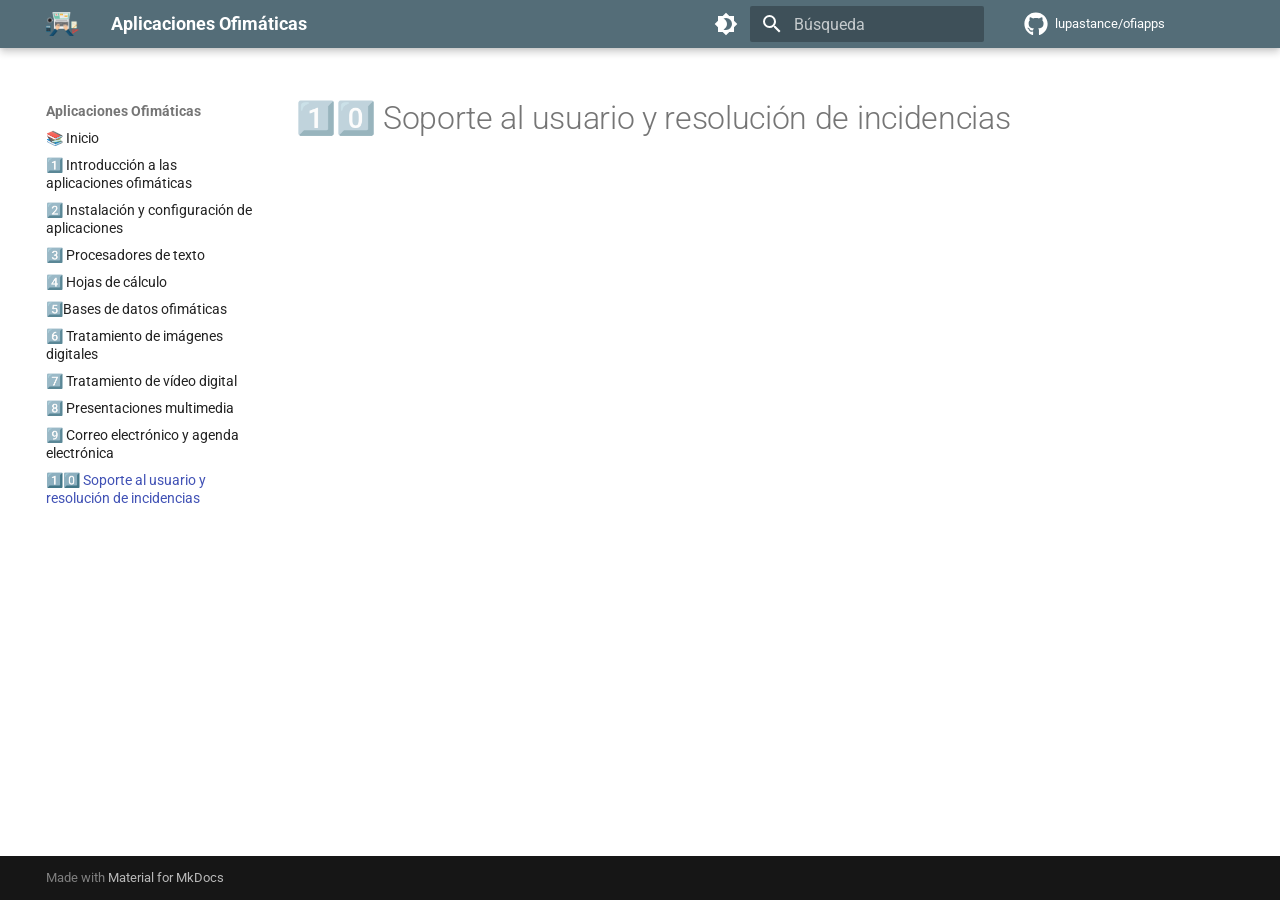
<file: 10/index.html>
<!doctype html>
<html lang="es" class="no-js">
  <head>
    
      <meta charset="utf-8">
      <meta name="viewport" content="width=device-width,initial-scale=1">
      
      
      
        <link rel="canonical" href="https://lupastance.github.io/ofiapps/10/">
      
      
        <link rel="prev" href="../9/">
      
      
      
        
      
      
      <link rel="icon" href="../assets/images/favicon.png">
      <meta name="generator" content="mkdocs-ProperDocs 1.6.7, mkdocs-material-9.7.7">
    
    
      
        <title>1️⃣0️⃣ Soporte al usuario y resolución de incidencias - Aplicaciones Ofimáticas</title>
      
    
    
      <link rel="stylesheet" href="../assets/stylesheets/main.ec1eaa64.min.css">
      
        
        <link rel="stylesheet" href="../assets/stylesheets/palette.ab4e12ef.min.css">
      
      

  
  
  
  
  <style>:root{--md-annotation-icon:url('data:image/svg+xml;charset=utf-8,%3Csvg%20xmlns%3D%22http%3A//www.w3.org/2000/svg%22%20viewBox%3D%220%200%2024%2024%22%3E%3Cpath%20d%3D%22M8.17%202.76A10.1%2010.1%200%200%201%2012%202c1.31%200%202.61.26%203.83.76%201.21.5%202.31%201.24%203.24%202.17s1.67%202.03%202.17%203.24c.5%201.22.76%202.52.76%203.83%200%202.65-1.05%205.2-2.93%207.07A9.97%209.97%200%200%201%2012%2022a10.1%2010.1%200%200%201-3.83-.76%2010%2010%200%200%201-3.24-2.17A9.97%209.97%200%200%201%202%2012c0-2.65%201.05-5.2%202.93-7.07.93-.93%202.03-1.67%203.24-2.17M12%2017l1.56-3.42L17%2012l-3.44-1.56L12%207l-1.57%203.44L7%2012l3.43%201.58z%22/%3E%3C/svg%3E');}</style>


    
    
      
    
    
      
        
        
        <link rel="preconnect" href="https://fonts.gstatic.com" crossorigin>
        <link rel="stylesheet" href="https://fonts.googleapis.com/css?family=Roboto:300,300i,400,400i,700,700i%7CRoboto+Mono:400,400i,700,700i&display=fallback">
        <style>:root{--md-text-font:"Roboto";--md-code-font:"Roboto Mono"}</style>
      
    
    
      <link rel="stylesheet" href="../css/extra.css">
    
    <script>__md_scope=new URL("..",location),__md_hash=e=>[...e].reduce(((e,_)=>(e<<5)-e+_.charCodeAt(0)),0),__md_get=(e,_=localStorage,t=__md_scope)=>JSON.parse(_.getItem(t.pathname+"."+e)),__md_set=(e,_,t=localStorage,a=__md_scope)=>{try{t.setItem(a.pathname+"."+e,JSON.stringify(_))}catch(e){}}</script>
    
      

    
    
  </head>
  
  
    
    
      
    
    
    
    
    <body dir="ltr" data-md-color-scheme="default" data-md-color-primary="blue-grey" data-md-color-accent="pink">
  
    
    <input class="md-toggle" data-md-toggle="drawer" type="checkbox" id="__drawer" autocomplete="off">
    <input class="md-toggle" data-md-toggle="search" type="checkbox" id="__search" autocomplete="off">
    <label class="md-overlay" for="__drawer"></label>
    <div data-md-component="skip">
      
    </div>
    <div data-md-component="announce">
      
    </div>
    
    
      

  

<header class="md-header md-header--shadow" data-md-component="header">
  <nav class="md-header__inner md-grid" aria-label="Cabecera">
    <a href=".." title="Aplicaciones Ofimáticas" class="md-header__button md-logo" aria-label="Aplicaciones Ofimáticas" data-md-component="logo">
      
  <img src="../assets/logo.png" alt="logo">

    </a>
    <label class="md-header__button md-icon" for="__drawer">
      
      <svg xmlns="http://www.w3.org/2000/svg" viewBox="0 0 24 24"><path d="M3 6h18v2H3zm0 5h18v2H3zm0 5h18v2H3z"/></svg>
    </label>
    <div class="md-header__title" data-md-component="header-title">
      <div class="md-header__ellipsis">
        <div class="md-header__topic">
          <span class="md-ellipsis">
            Aplicaciones Ofimáticas
          </span>
        </div>
        <div class="md-header__topic" data-md-component="header-topic">
          <span class="md-ellipsis">
            
              1️⃣0️⃣ Soporte al usuario y resolución de incidencias
            
          </span>
        </div>
      </div>
    </div>
    
      
        <form class="md-header__option" data-md-component="palette">
  
    
    
    
    <input class="md-option" data-md-color-media="" data-md-color-scheme="default" data-md-color-primary="blue-grey" data-md-color-accent="pink"  aria-label="💤 Cambiar a modo oscuro"  type="radio" name="__palette" id="__palette_0">
    
      <label class="md-header__button md-icon" title="💤 Cambiar a modo oscuro" for="__palette_1" hidden>
        <svg xmlns="http://www.w3.org/2000/svg" viewBox="0 0 24 24"><path d="M12 18c-.89 0-1.74-.2-2.5-.55C11.56 16.5 13 14.42 13 12s-1.44-4.5-3.5-5.45C10.26 6.2 11.11 6 12 6a6 6 0 0 1 6 6 6 6 0 0 1-6 6m8-9.31V4h-4.69L12 .69 8.69 4H4v4.69L.69 12 4 15.31V20h4.69L12 23.31 15.31 20H20v-4.69L23.31 12z"/></svg>
      </label>
    
  
    
    
    
    <input class="md-option" data-md-color-media="" data-md-color-scheme="slate" data-md-color-primary="blue-grey" data-md-color-accent="cyan"  aria-label="👹 Activar el modo psicópata"  type="radio" name="__palette" id="__palette_1">
    
      <label class="md-header__button md-icon" title="👹 Activar el modo psicópata" for="__palette_0" hidden>
        <svg xmlns="http://www.w3.org/2000/svg" viewBox="0 0 24 24"><path d="M12 8a4 4 0 0 0-4 4 4 4 0 0 0 4 4 4 4 0 0 0 4-4 4 4 0 0 0-4-4m0 10a6 6 0 0 1-6-6 6 6 0 0 1 6-6 6 6 0 0 1 6 6 6 6 0 0 1-6 6m8-9.31V4h-4.69L12 .69 8.69 4H4v4.69L.69 12 4 15.31V20h4.69L12 23.31 15.31 20H20v-4.69L23.31 12z"/></svg>
      </label>
    
  
</form>
      
    
    
      <script>var palette=__md_get("__palette");if(palette&&palette.color){if("(prefers-color-scheme)"===palette.color.media){var media=matchMedia("(prefers-color-scheme: light)"),input=document.querySelector(media.matches?"[data-md-color-media='(prefers-color-scheme: light)']":"[data-md-color-media='(prefers-color-scheme: dark)']");palette.color.media=input.getAttribute("data-md-color-media"),palette.color.scheme=input.getAttribute("data-md-color-scheme"),palette.color.primary=input.getAttribute("data-md-color-primary"),palette.color.accent=input.getAttribute("data-md-color-accent")}for(var[key,value]of Object.entries(palette.color))document.body.setAttribute("data-md-color-"+key,value)}</script>
    
    
    
      
      
        <label class="md-header__button md-icon" for="__search">
          
          <svg xmlns="http://www.w3.org/2000/svg" viewBox="0 0 24 24"><path d="M9.5 3A6.5 6.5 0 0 1 16 9.5c0 1.61-.59 3.09-1.56 4.23l.27.27h.79l5 5-1.5 1.5-5-5v-.79l-.27-.27A6.52 6.52 0 0 1 9.5 16 6.5 6.5 0 0 1 3 9.5 6.5 6.5 0 0 1 9.5 3m0 2C7 5 5 7 5 9.5S7 14 9.5 14 14 12 14 9.5 12 5 9.5 5"/></svg>
        </label>
        <div class="md-search" data-md-component="search" role="dialog">
  <label class="md-search__overlay" for="__search"></label>
  <div class="md-search__inner" role="search">
    <form class="md-search__form" name="search">
      <input type="text" class="md-search__input" name="query" aria-label="Búsqueda" placeholder="Búsqueda" autocapitalize="off" autocorrect="off" autocomplete="off" spellcheck="false" data-md-component="search-query" required>
      <label class="md-search__icon md-icon" for="__search">
        
        <svg xmlns="http://www.w3.org/2000/svg" viewBox="0 0 24 24"><path d="M9.5 3A6.5 6.5 0 0 1 16 9.5c0 1.61-.59 3.09-1.56 4.23l.27.27h.79l5 5-1.5 1.5-5-5v-.79l-.27-.27A6.52 6.52 0 0 1 9.5 16 6.5 6.5 0 0 1 3 9.5 6.5 6.5 0 0 1 9.5 3m0 2C7 5 5 7 5 9.5S7 14 9.5 14 14 12 14 9.5 12 5 9.5 5"/></svg>
        
        <svg xmlns="http://www.w3.org/2000/svg" viewBox="0 0 24 24"><path d="M20 11v2H8l5.5 5.5-1.42 1.42L4.16 12l7.92-7.92L13.5 5.5 8 11z"/></svg>
      </label>
      <nav class="md-search__options" aria-label="Buscar">
        
        <button type="reset" class="md-search__icon md-icon" title="Limpiar" aria-label="Limpiar" tabindex="-1">
          
          <svg xmlns="http://www.w3.org/2000/svg" viewBox="0 0 24 24"><path d="M19 6.41 17.59 5 12 10.59 6.41 5 5 6.41 10.59 12 5 17.59 6.41 19 12 13.41 17.59 19 19 17.59 13.41 12z"/></svg>
        </button>
      </nav>
      
        <div class="md-search__suggest" data-md-component="search-suggest"></div>
      
    </form>
    <div class="md-search__output">
      <div class="md-search__scrollwrap" tabindex="0" data-md-scrollfix>
        <div class="md-search-result" data-md-component="search-result">
          <div class="md-search-result__meta">
            Inicializando búsqueda
          </div>
          <ol class="md-search-result__list" role="presentation"></ol>
        </div>
      </div>
    </div>
  </div>
</div>
      
    
    
      <div class="md-header__source">
        <a href="https://github.com/lupastance/ofiapps" title="Ir al repositorio" class="md-source" data-md-component="source">
  <div class="md-source__icon md-icon">
    
    <svg xmlns="http://www.w3.org/2000/svg" viewBox="0 0 512 512"><!--! Font Awesome Free 7.1.0 by @fontawesome - https://fontawesome.com License - https://fontawesome.com/license/free (Icons: CC BY 4.0, Fonts: SIL OFL 1.1, Code: MIT License) Copyright 2025 Fonticons, Inc.--><path d="M173.9 397.4c0 2-2.3 3.6-5.2 3.6-3.3.3-5.6-1.3-5.6-3.6 0-2 2.3-3.6 5.2-3.6 3-.3 5.6 1.3 5.6 3.6m-31.1-4.5c-.7 2 1.3 4.3 4.3 4.9 2.6 1 5.6 0 6.2-2s-1.3-4.3-4.3-5.2c-2.6-.7-5.5.3-6.2 2.3m44.2-1.7c-2.9.7-4.9 2.6-4.6 4.9.3 2 2.9 3.3 5.9 2.6 2.9-.7 4.9-2.6 4.6-4.6-.3-1.9-3-3.2-5.9-2.9M252.8 8C114.1 8 8 113.3 8 252c0 110.9 69.8 205.8 169.5 239.2 12.8 2.3 17.3-5.6 17.3-12.1 0-6.2-.3-40.4-.3-61.4 0 0-70 15-84.7-29.8 0 0-11.4-29.1-27.8-36.6 0 0-22.9-15.7 1.6-15.4 0 0 24.9 2 38.6 25.8 21.9 38.6 58.6 27.5 72.9 20.9 2.3-16 8.8-27.1 16-33.7-55.9-6.2-112.3-14.3-112.3-110.5 0-27.5 7.6-41.3 23.6-58.9-2.6-6.5-11.1-33.3 2.6-67.9 20.9-6.5 69 27 69 27 20-5.6 41.5-8.5 62.8-8.5s42.8 2.9 62.8 8.5c0 0 48.1-33.6 69-27 13.7 34.7 5.2 61.4 2.6 67.9 16 17.7 25.8 31.5 25.8 58.9 0 96.5-58.9 104.2-114.8 110.5 9.2 7.9 17 22.9 17 46.4 0 33.7-.3 75.4-.3 83.6 0 6.5 4.6 14.4 17.3 12.1C436.2 457.8 504 362.9 504 252 504 113.3 391.5 8 252.8 8M105.2 352.9c-1.3 1-1 3.3.7 5.2 1.6 1.6 3.9 2.3 5.2 1 1.3-1 1-3.3-.7-5.2-1.6-1.6-3.9-2.3-5.2-1m-10.8-8.1c-.7 1.3.3 2.9 2.3 3.9 1.6 1 3.6.7 4.3-.7.7-1.3-.3-2.9-2.3-3.9-2-.6-3.6-.3-4.3.7m32.4 35.6c-1.6 1.3-1 4.3 1.3 6.2 2.3 2.3 5.2 2.6 6.5 1 1.3-1.3.7-4.3-1.3-6.2-2.2-2.3-5.2-2.6-6.5-1m-11.4-14.7c-1.6 1-1.6 3.6 0 5.9s4.3 3.3 5.6 2.3c1.6-1.3 1.6-3.9 0-6.2-1.4-2.3-4-3.3-5.6-2"/></svg>
  </div>
  <div class="md-source__repository">
    lupastance/ofiapps
  </div>
</a>
      </div>
    
  </nav>
  
</header>
    
    <div class="md-container" data-md-component="container">
      
      
        
          
        
      
      <main class="md-main" data-md-component="main">
        <div class="md-main__inner md-grid">
          
            
              
              <div class="md-sidebar md-sidebar--primary" data-md-component="sidebar" data-md-type="navigation" >
                <div class="md-sidebar__scrollwrap">
                  <div class="md-sidebar__inner">
                    



  

<nav class="md-nav md-nav--primary md-nav--integrated" aria-label="Navegación" data-md-level="0">
  <label class="md-nav__title" for="__drawer">
    <a href=".." title="Aplicaciones Ofimáticas" class="md-nav__button md-logo" aria-label="Aplicaciones Ofimáticas" data-md-component="logo">
      
  <img src="../assets/logo.png" alt="logo">

    </a>
    Aplicaciones Ofimáticas
  </label>
  
    <div class="md-nav__source">
      <a href="https://github.com/lupastance/ofiapps" title="Ir al repositorio" class="md-source" data-md-component="source">
  <div class="md-source__icon md-icon">
    
    <svg xmlns="http://www.w3.org/2000/svg" viewBox="0 0 512 512"><!--! Font Awesome Free 7.1.0 by @fontawesome - https://fontawesome.com License - https://fontawesome.com/license/free (Icons: CC BY 4.0, Fonts: SIL OFL 1.1, Code: MIT License) Copyright 2025 Fonticons, Inc.--><path d="M173.9 397.4c0 2-2.3 3.6-5.2 3.6-3.3.3-5.6-1.3-5.6-3.6 0-2 2.3-3.6 5.2-3.6 3-.3 5.6 1.3 5.6 3.6m-31.1-4.5c-.7 2 1.3 4.3 4.3 4.9 2.6 1 5.6 0 6.2-2s-1.3-4.3-4.3-5.2c-2.6-.7-5.5.3-6.2 2.3m44.2-1.7c-2.9.7-4.9 2.6-4.6 4.9.3 2 2.9 3.3 5.9 2.6 2.9-.7 4.9-2.6 4.6-4.6-.3-1.9-3-3.2-5.9-2.9M252.8 8C114.1 8 8 113.3 8 252c0 110.9 69.8 205.8 169.5 239.2 12.8 2.3 17.3-5.6 17.3-12.1 0-6.2-.3-40.4-.3-61.4 0 0-70 15-84.7-29.8 0 0-11.4-29.1-27.8-36.6 0 0-22.9-15.7 1.6-15.4 0 0 24.9 2 38.6 25.8 21.9 38.6 58.6 27.5 72.9 20.9 2.3-16 8.8-27.1 16-33.7-55.9-6.2-112.3-14.3-112.3-110.5 0-27.5 7.6-41.3 23.6-58.9-2.6-6.5-11.1-33.3 2.6-67.9 20.9-6.5 69 27 69 27 20-5.6 41.5-8.5 62.8-8.5s42.8 2.9 62.8 8.5c0 0 48.1-33.6 69-27 13.7 34.7 5.2 61.4 2.6 67.9 16 17.7 25.8 31.5 25.8 58.9 0 96.5-58.9 104.2-114.8 110.5 9.2 7.9 17 22.9 17 46.4 0 33.7-.3 75.4-.3 83.6 0 6.5 4.6 14.4 17.3 12.1C436.2 457.8 504 362.9 504 252 504 113.3 391.5 8 252.8 8M105.2 352.9c-1.3 1-1 3.3.7 5.2 1.6 1.6 3.9 2.3 5.2 1 1.3-1 1-3.3-.7-5.2-1.6-1.6-3.9-2.3-5.2-1m-10.8-8.1c-.7 1.3.3 2.9 2.3 3.9 1.6 1 3.6.7 4.3-.7.7-1.3-.3-2.9-2.3-3.9-2-.6-3.6-.3-4.3.7m32.4 35.6c-1.6 1.3-1 4.3 1.3 6.2 2.3 2.3 5.2 2.6 6.5 1 1.3-1.3.7-4.3-1.3-6.2-2.2-2.3-5.2-2.6-6.5-1m-11.4-14.7c-1.6 1-1.6 3.6 0 5.9s4.3 3.3 5.6 2.3c1.6-1.3 1.6-3.9 0-6.2-1.4-2.3-4-3.3-5.6-2"/></svg>
  </div>
  <div class="md-source__repository">
    lupastance/ofiapps
  </div>
</a>
    </div>
  
  <ul class="md-nav__list" data-md-scrollfix>
    
      
      
  
  
  
  
    <li class="md-nav__item">
      <a href=".." class="md-nav__link">
        
  
  
  <span class="md-ellipsis">
    
  
    📚 Inicio
  

    
  </span>
  
  

      </a>
    </li>
  

    
      
      
  
  
  
  
    <li class="md-nav__item">
      <a href="../1/" class="md-nav__link">
        
  
  
  <span class="md-ellipsis">
    
  
    1️⃣ Introducción a las aplicaciones ofimáticas
  

    
  </span>
  
  

      </a>
    </li>
  

    
      
      
  
  
  
  
    <li class="md-nav__item">
      <a href="../2/" class="md-nav__link">
        
  
  
  <span class="md-ellipsis">
    
  
    2️⃣ Instalación y configuración de aplicaciones
  

    
  </span>
  
  

      </a>
    </li>
  

    
      
      
  
  
  
  
    <li class="md-nav__item">
      <a href="../3/" class="md-nav__link">
        
  
  
  <span class="md-ellipsis">
    
  
    3️⃣ Procesadores de texto
  

    
  </span>
  
  

      </a>
    </li>
  

    
      
      
  
  
  
  
    <li class="md-nav__item">
      <a href="../4/" class="md-nav__link">
        
  
  
  <span class="md-ellipsis">
    
  
    4️⃣ Hojas de cálculo
  

    
  </span>
  
  

      </a>
    </li>
  

    
      
      
  
  
  
  
    <li class="md-nav__item">
      <a href="../5/" class="md-nav__link">
        
  
  
  <span class="md-ellipsis">
    
  
    5️⃣Bases de datos ofimáticas
  

    
  </span>
  
  

      </a>
    </li>
  

    
      
      
  
  
  
  
    <li class="md-nav__item">
      <a href="../6/" class="md-nav__link">
        
  
  
  <span class="md-ellipsis">
    
  
    6️⃣ Tratamiento de imágenes digitales
  

    
  </span>
  
  

      </a>
    </li>
  

    
      
      
  
  
  
  
    <li class="md-nav__item">
      <a href="../7/" class="md-nav__link">
        
  
  
  <span class="md-ellipsis">
    
  
    7️⃣ Tratamiento de vídeo digital
  

    
  </span>
  
  

      </a>
    </li>
  

    
      
      
  
  
  
  
    <li class="md-nav__item">
      <a href="../8/" class="md-nav__link">
        
  
  
  <span class="md-ellipsis">
    
  
    8️⃣ Presentaciones multimedia
  

    
  </span>
  
  

      </a>
    </li>
  

    
      
      
  
  
  
  
    <li class="md-nav__item">
      <a href="../9/" class="md-nav__link">
        
  
  
  <span class="md-ellipsis">
    
  
    9️⃣ Correo electrónico y agenda electrónica
  

    
  </span>
  
  

      </a>
    </li>
  

    
      
      
  
  
    
  
  
  
    <li class="md-nav__item md-nav__item--active">
      
      <input class="md-nav__toggle md-toggle" type="checkbox" id="__toc">
      
      
      
      <a href="./" class="md-nav__link md-nav__link--active">
        
  
  
  <span class="md-ellipsis">
    
  
    1️⃣0️⃣ Soporte al usuario y resolución de incidencias
  

    
  </span>
  
  

      </a>
      
    </li>
  

    
  </ul>
</nav>
                  </div>
                </div>
              </div>
            
            
          
          
            <div class="md-content" data-md-component="content">
              
              <article class="md-content__inner md-typeset">
                
                  


  
  


  <h1>1️⃣0️⃣ Soporte al usuario y resolución de incidencias</h1>














                
              </article>
            </div>
          
          
<script>var target=document.getElementById(location.hash.slice(1));target&&target.name&&(target.checked=target.name.startsWith("__tabbed_"))</script>
        </div>
        
      </main>
      
        <footer class="md-footer">
  
  <div class="md-footer-meta md-typeset">
    <div class="md-footer-meta__inner md-grid">
      <div class="md-copyright">
  
  
    Made with
    <a href="https://squidfunk.github.io/mkdocs-material/" target="_blank" rel="noopener">
      Material for MkDocs
    </a>
  
</div>
      
    </div>
  </div>
</footer>
      
    </div>
    <div class="md-dialog" data-md-component="dialog">
      <div class="md-dialog__inner md-typeset"></div>
    </div>
    
      <div class="md-progress" data-md-component="progress" role="progressbar"></div>
    
    
    
      
      
      <script id="__config" type="application/json">{"annotate": null, "base": "..", "features": ["navigation.instant", "navigation.instant.progress", "search.suggest", "search.highlight", "header.autohide", "content.code.copy", "toc.integrate", "content.tooltips"], "search": "../assets/javascripts/workers/search.2c215733.min.js", "tags": null, "translations": {"clipboard.copied": "Copiado al portapapeles", "clipboard.copy": "Copiar al portapapeles", "search.result.more.one": "1 m\u00e1s en esta p\u00e1gina", "search.result.more.other": "# m\u00e1s en esta p\u00e1gina", "search.result.none": "No se encontraron documentos", "search.result.one": "1 documento encontrado", "search.result.other": "# documentos encontrados", "search.result.placeholder": "Teclee para comenzar b\u00fasqueda", "search.result.term.missing": "Falta", "select.version": "Seleccionar versi\u00f3n"}, "version": null}</script>
    
    
      <script src="../assets/javascripts/bundle.d7400e89.min.js"></script>
      
    
  </body>
</html>
</file>
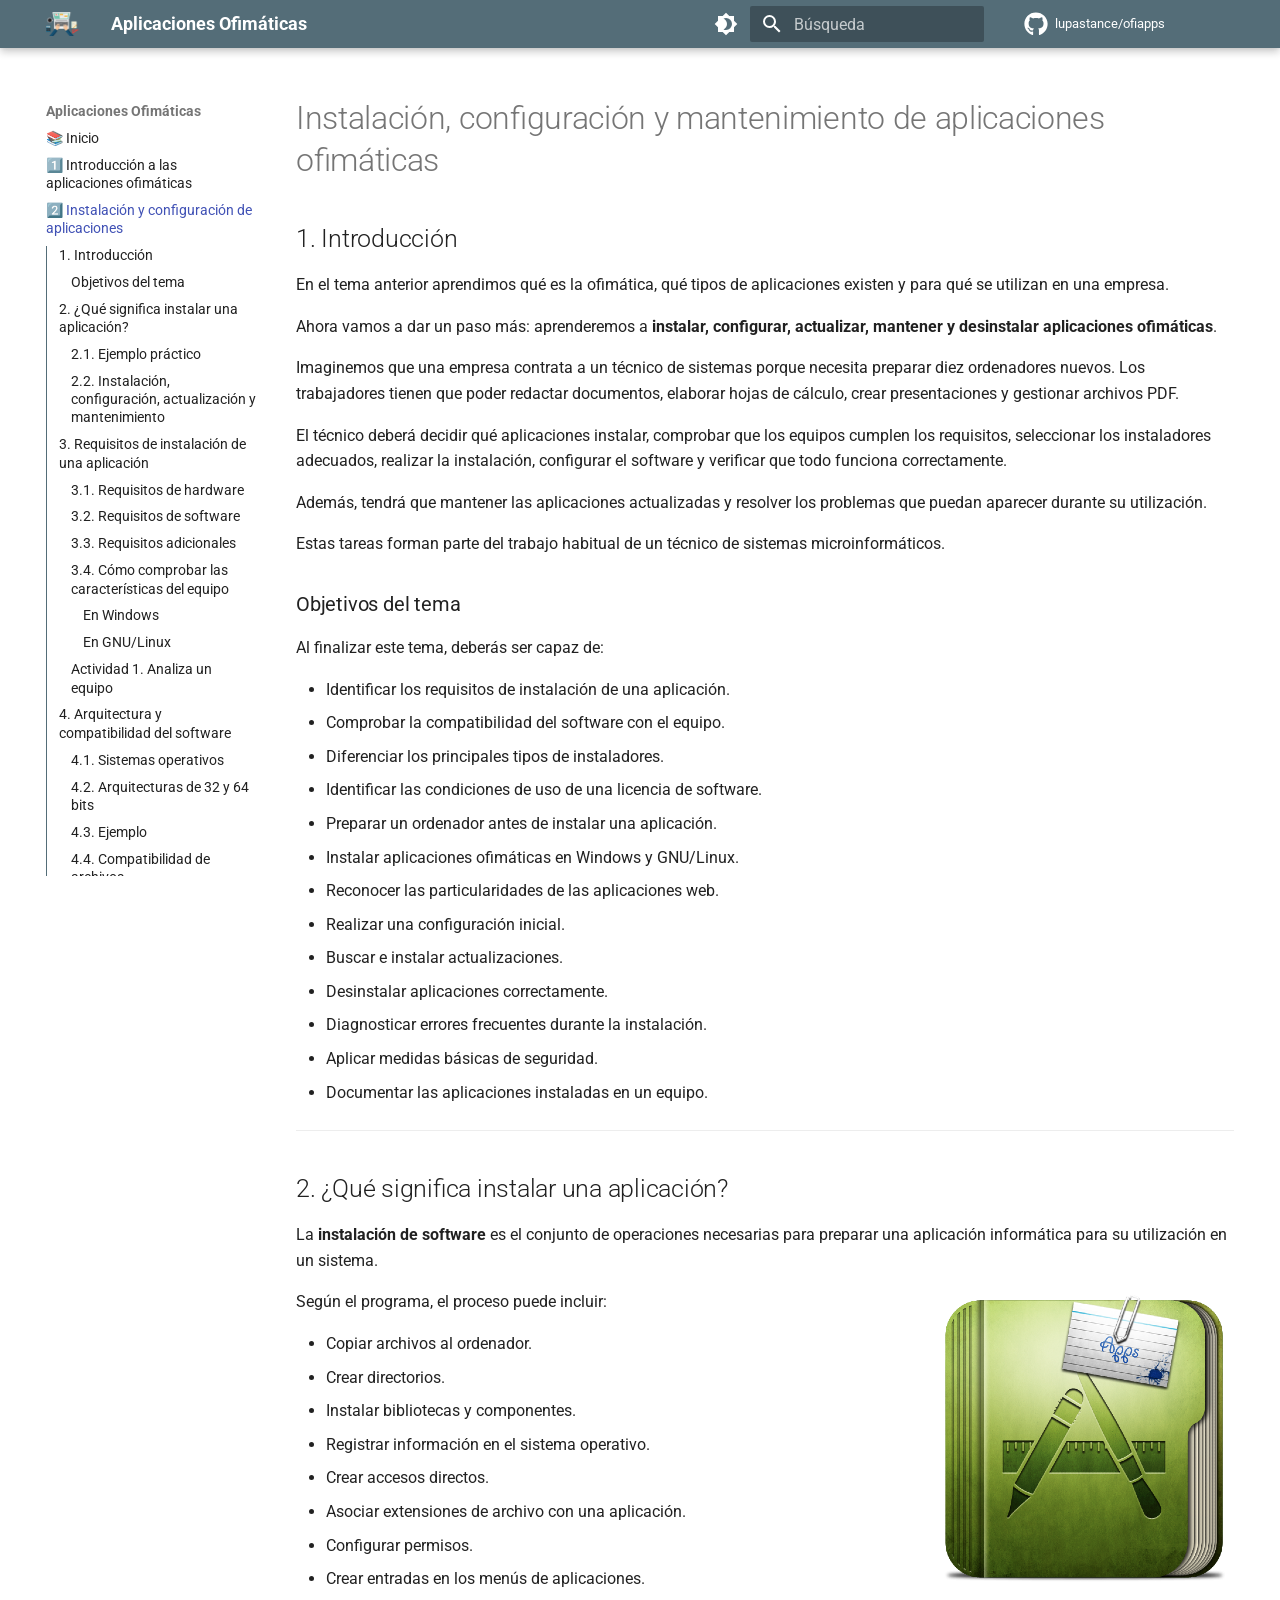
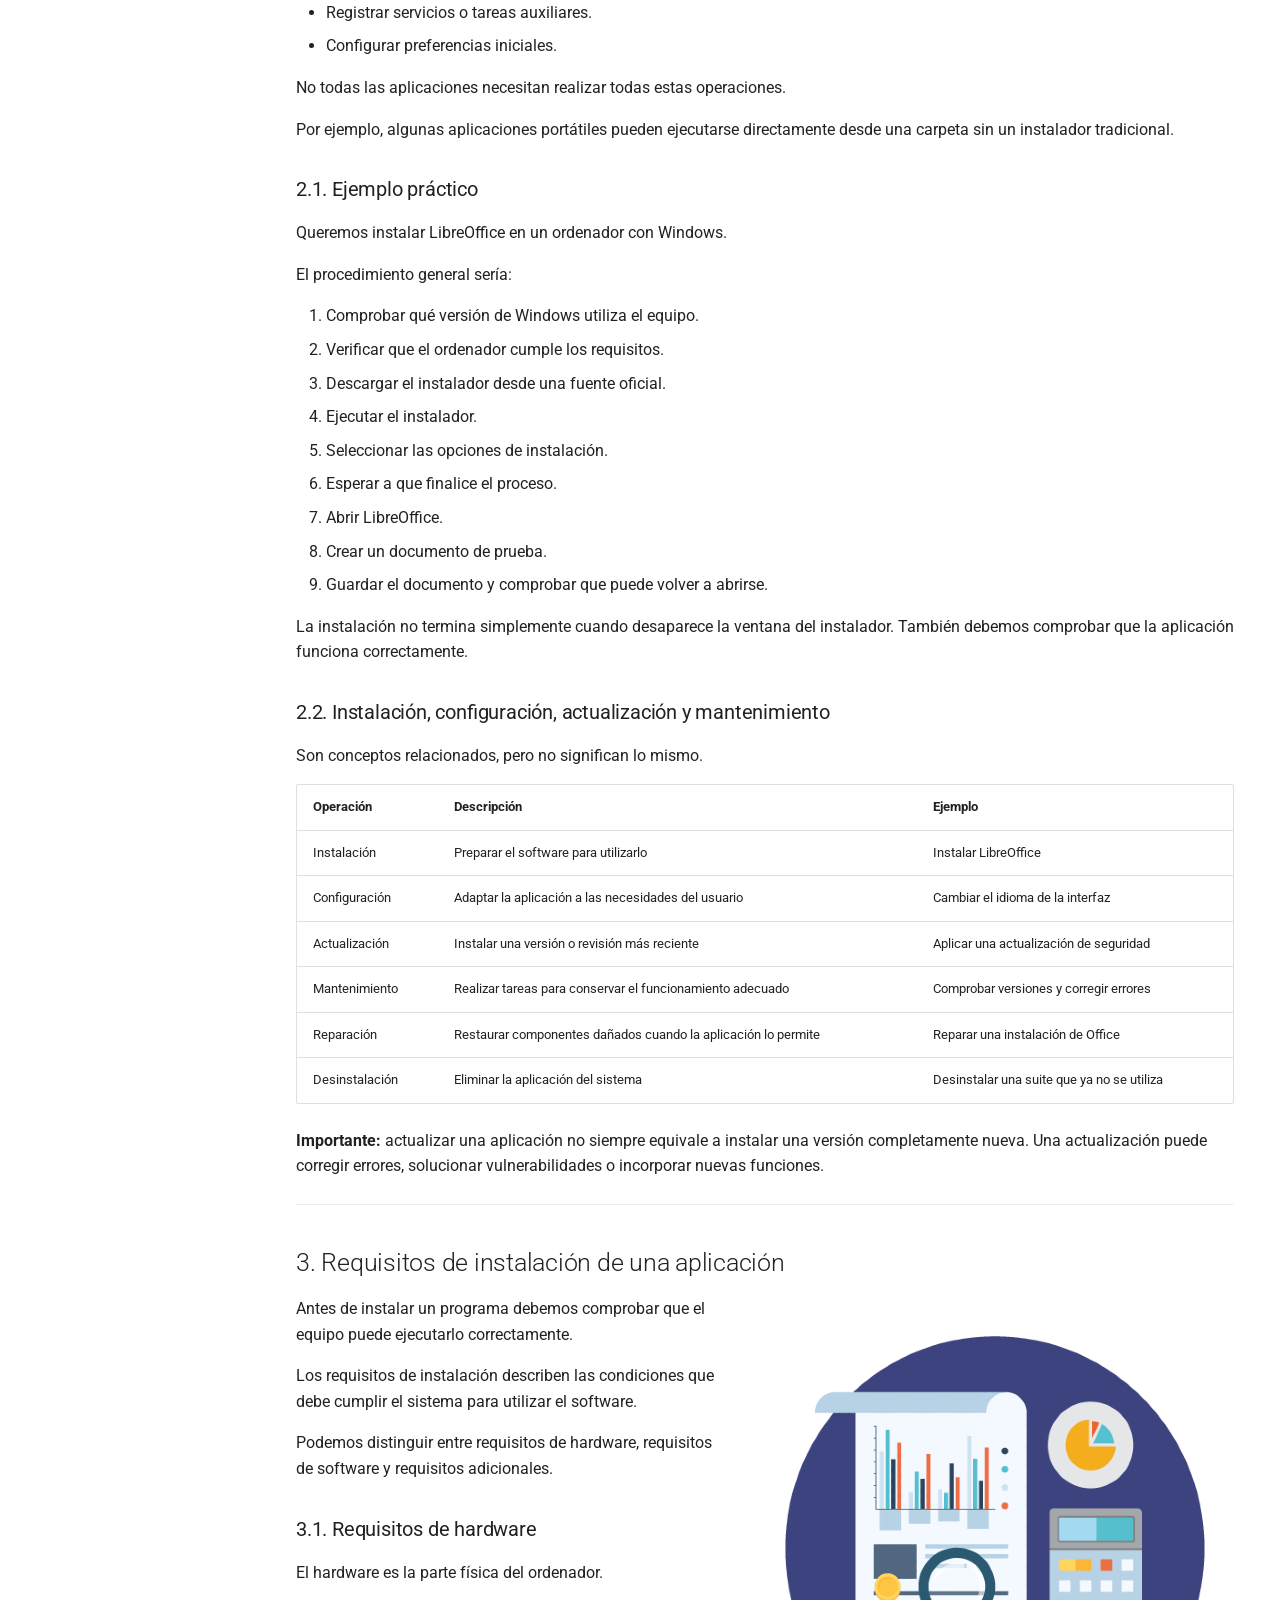
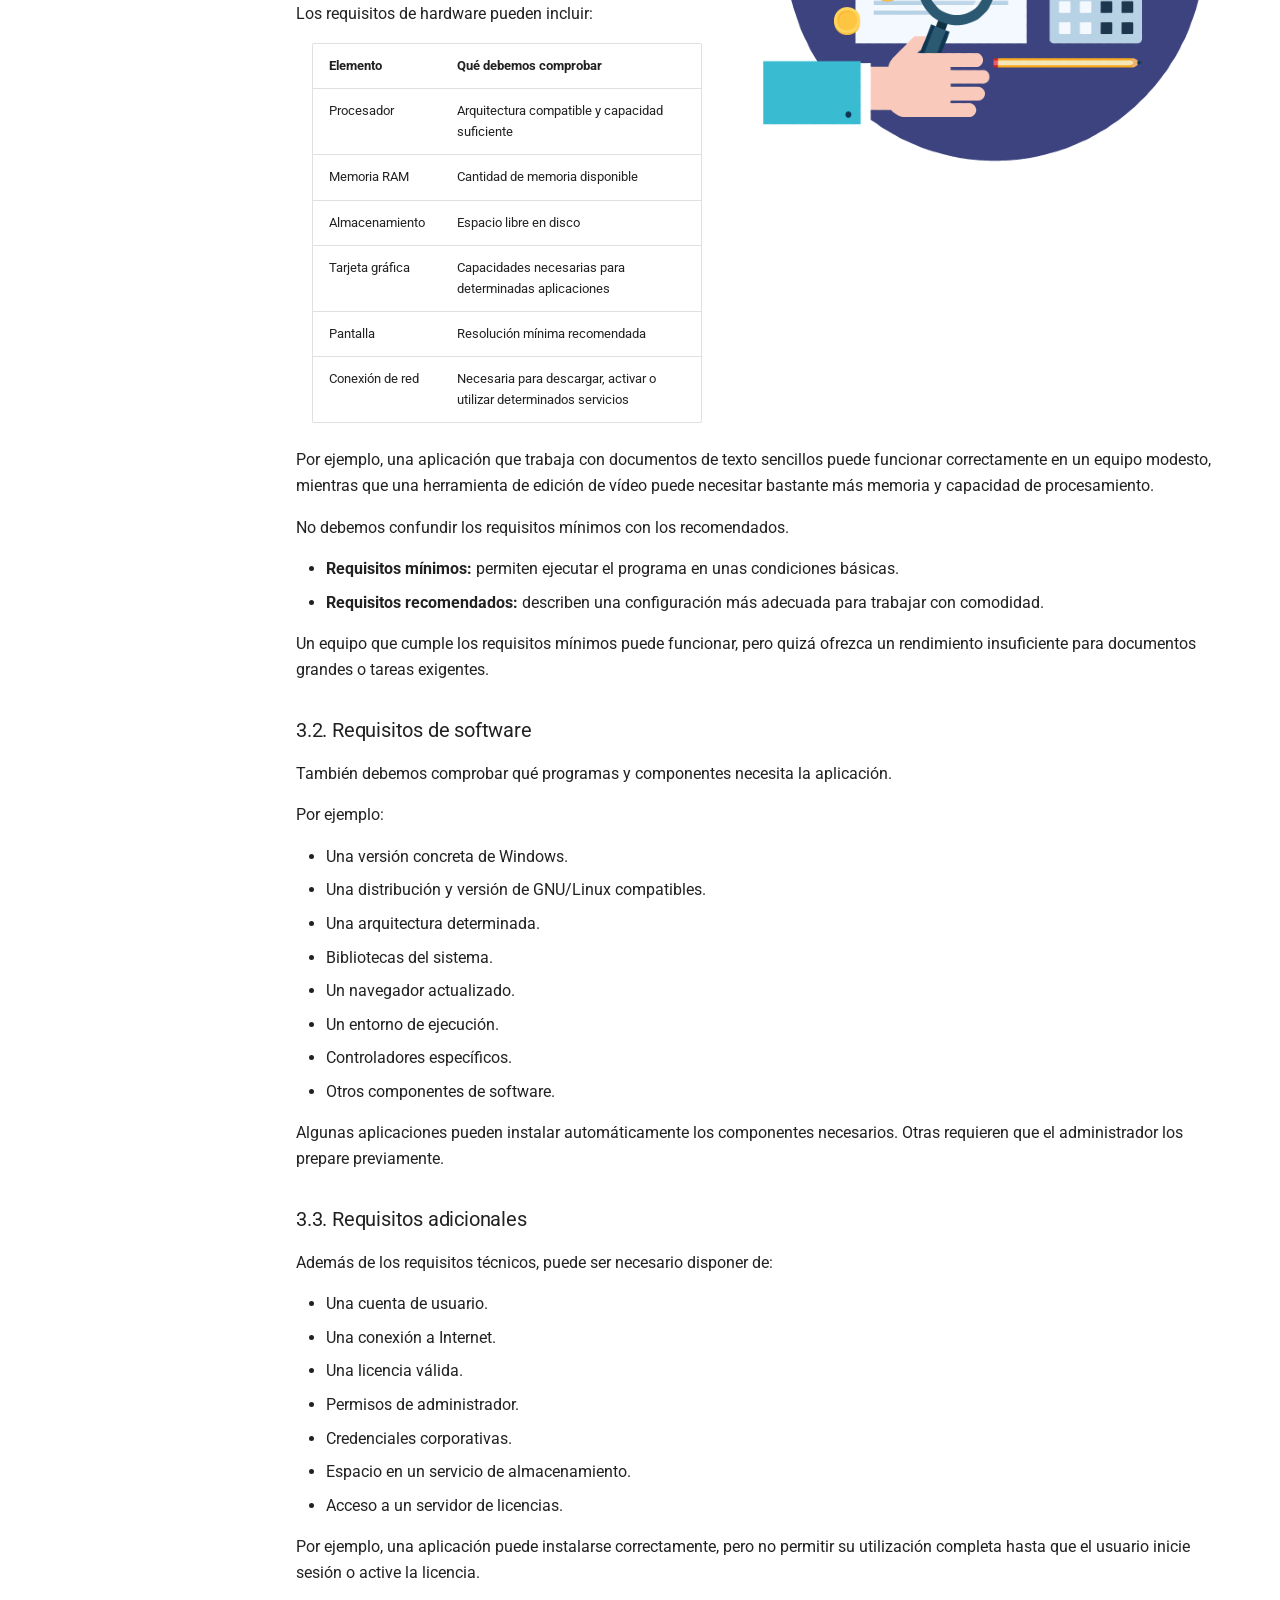
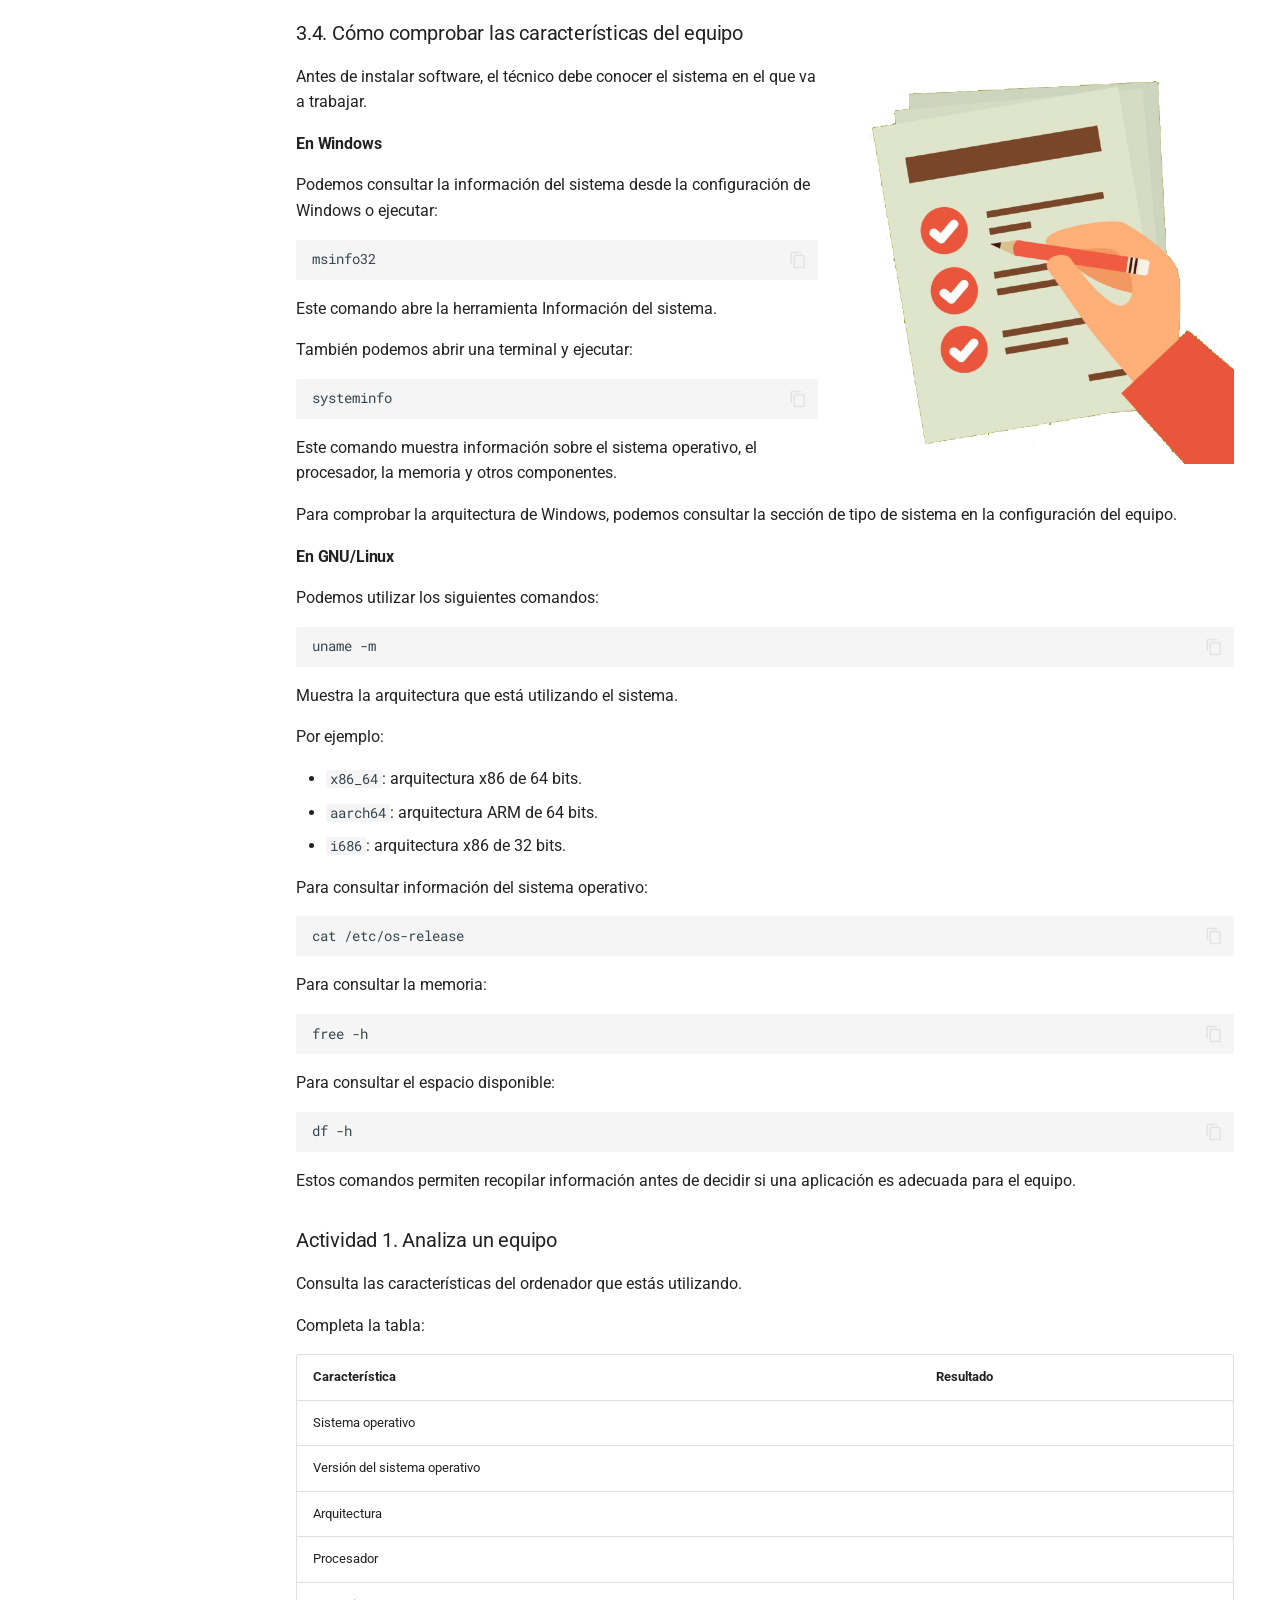
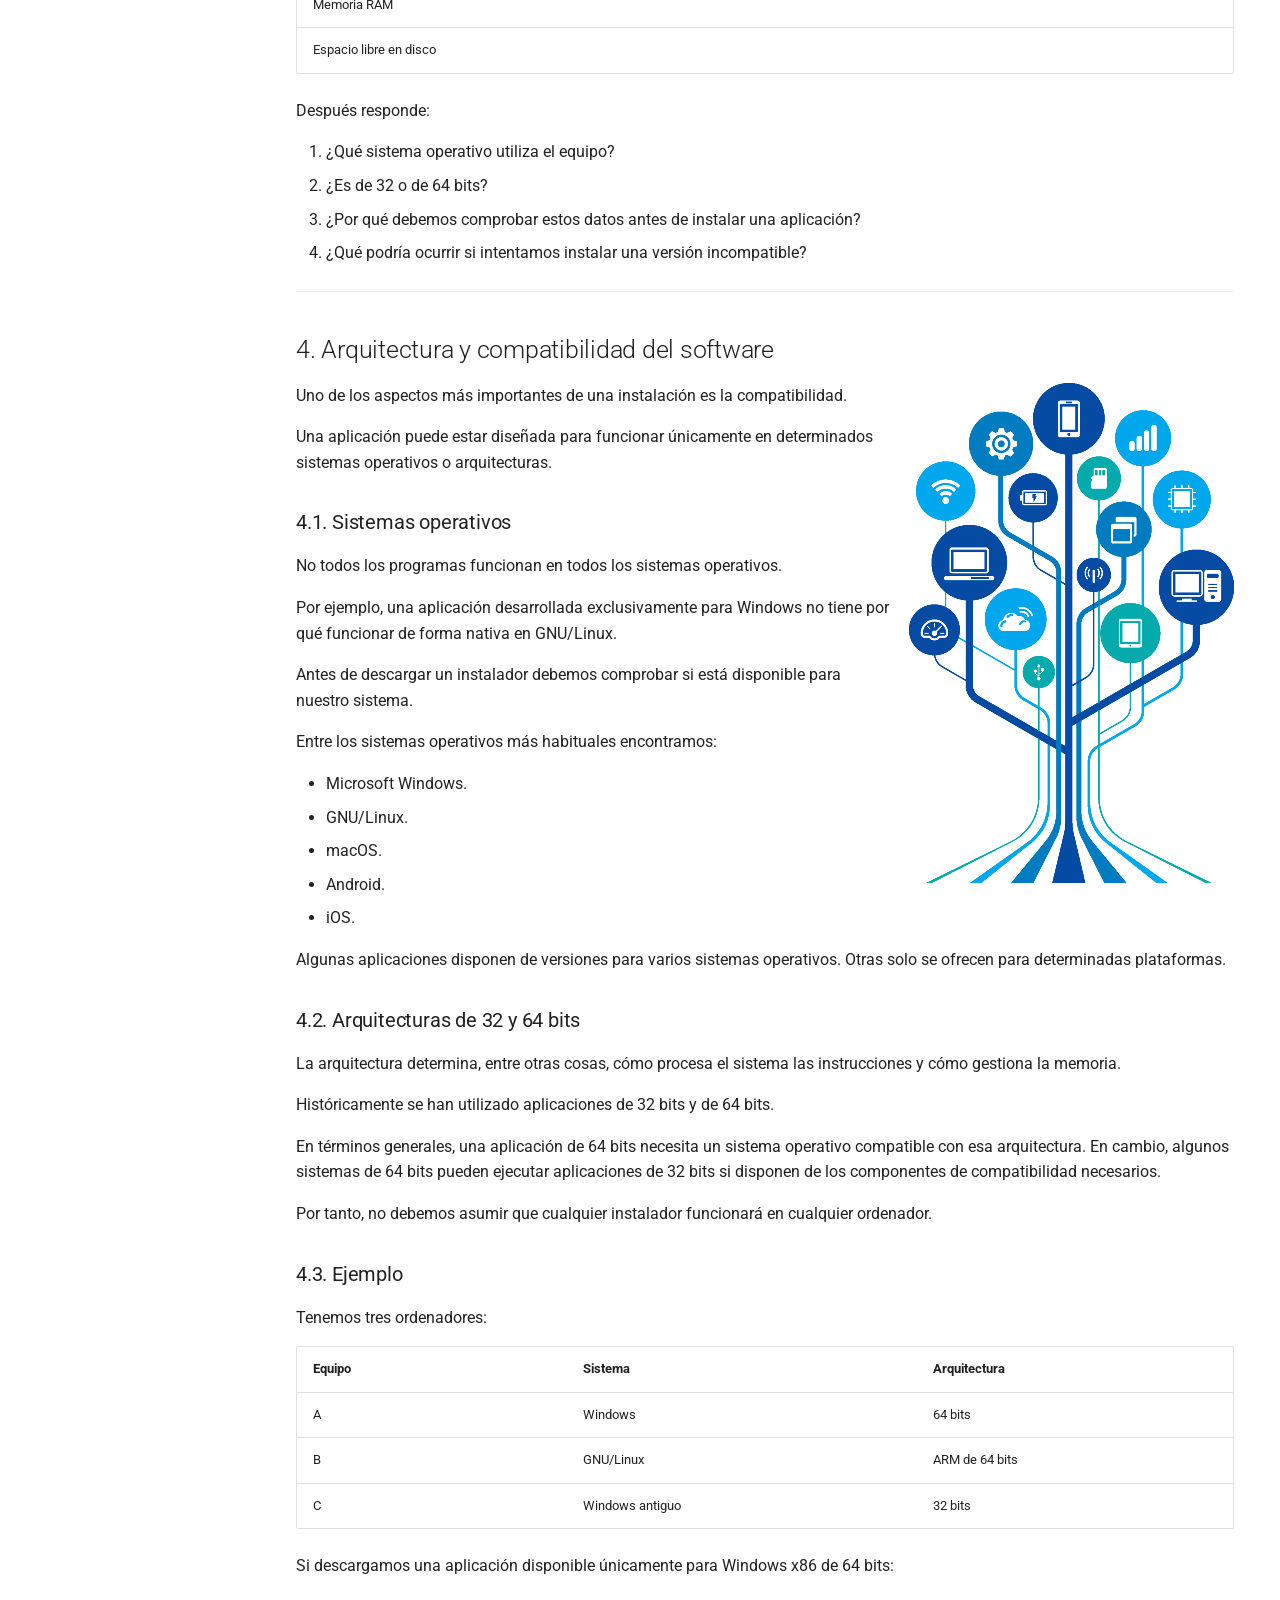
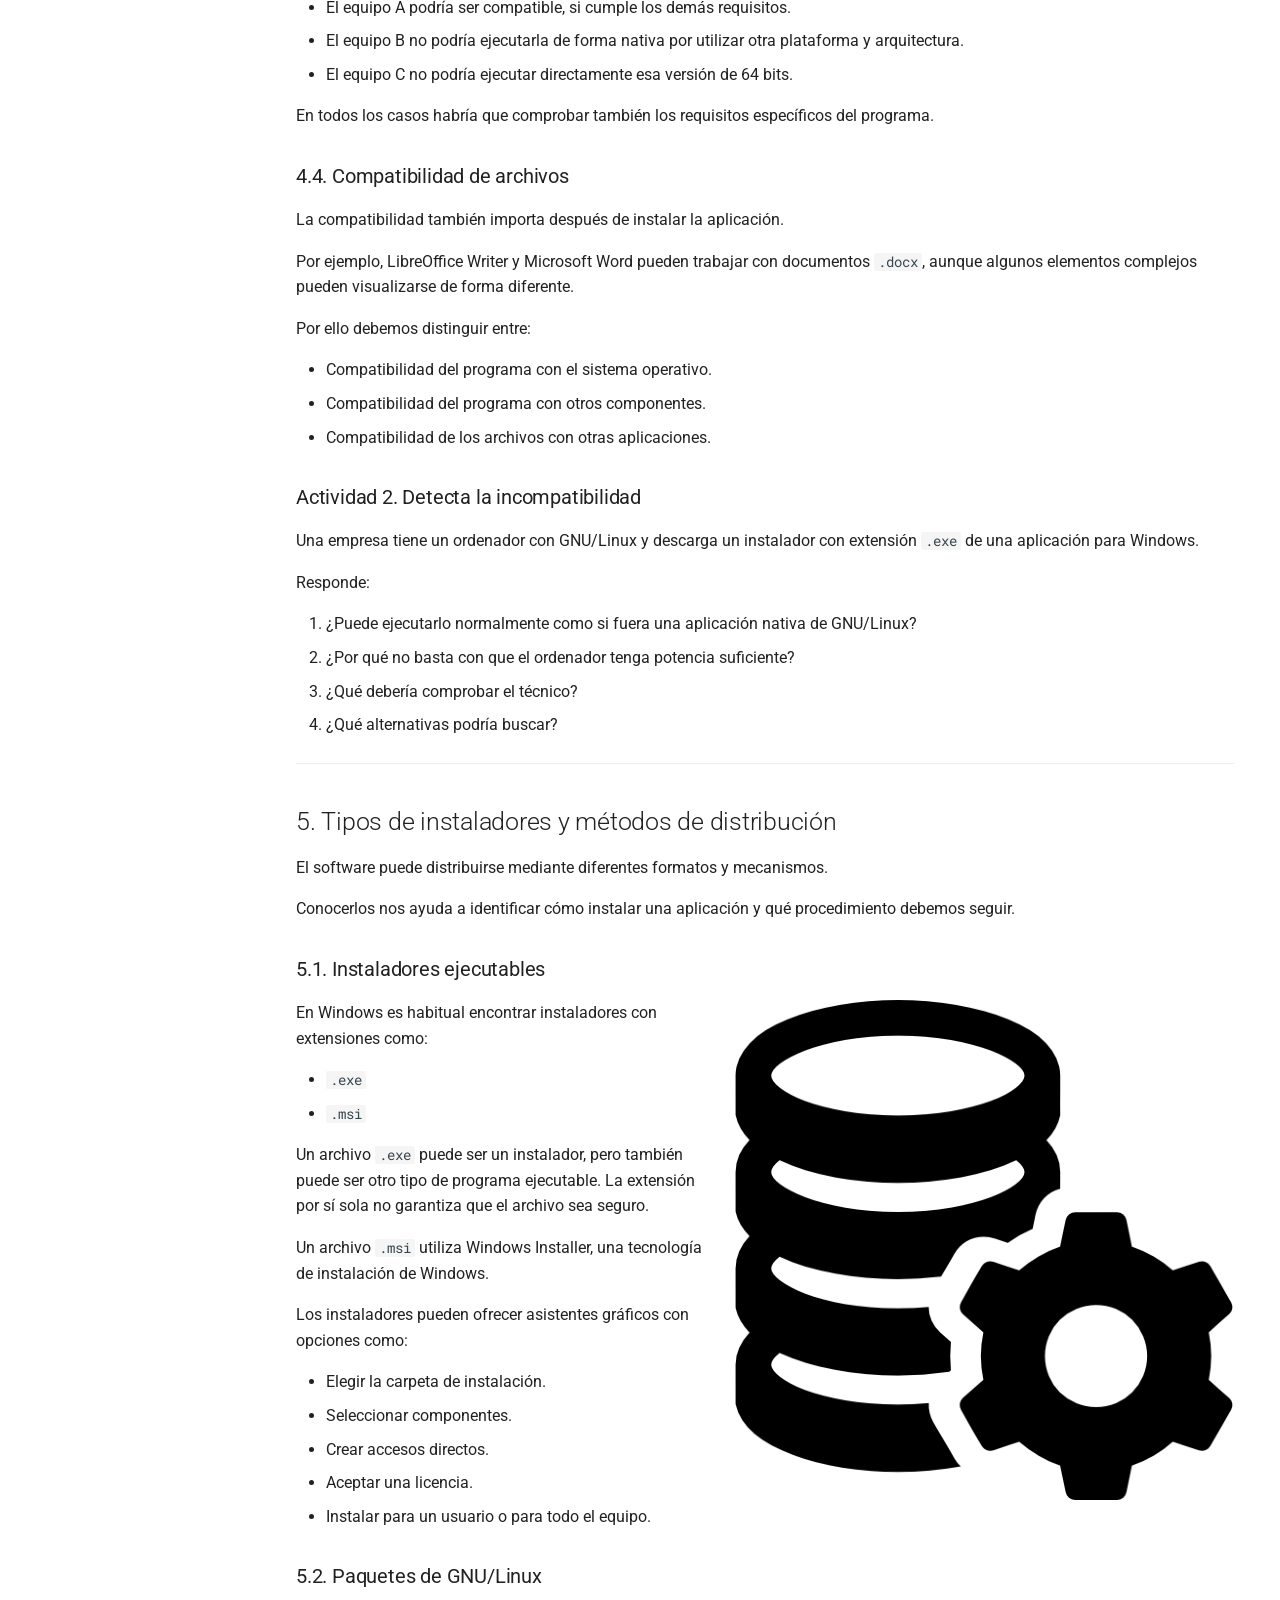
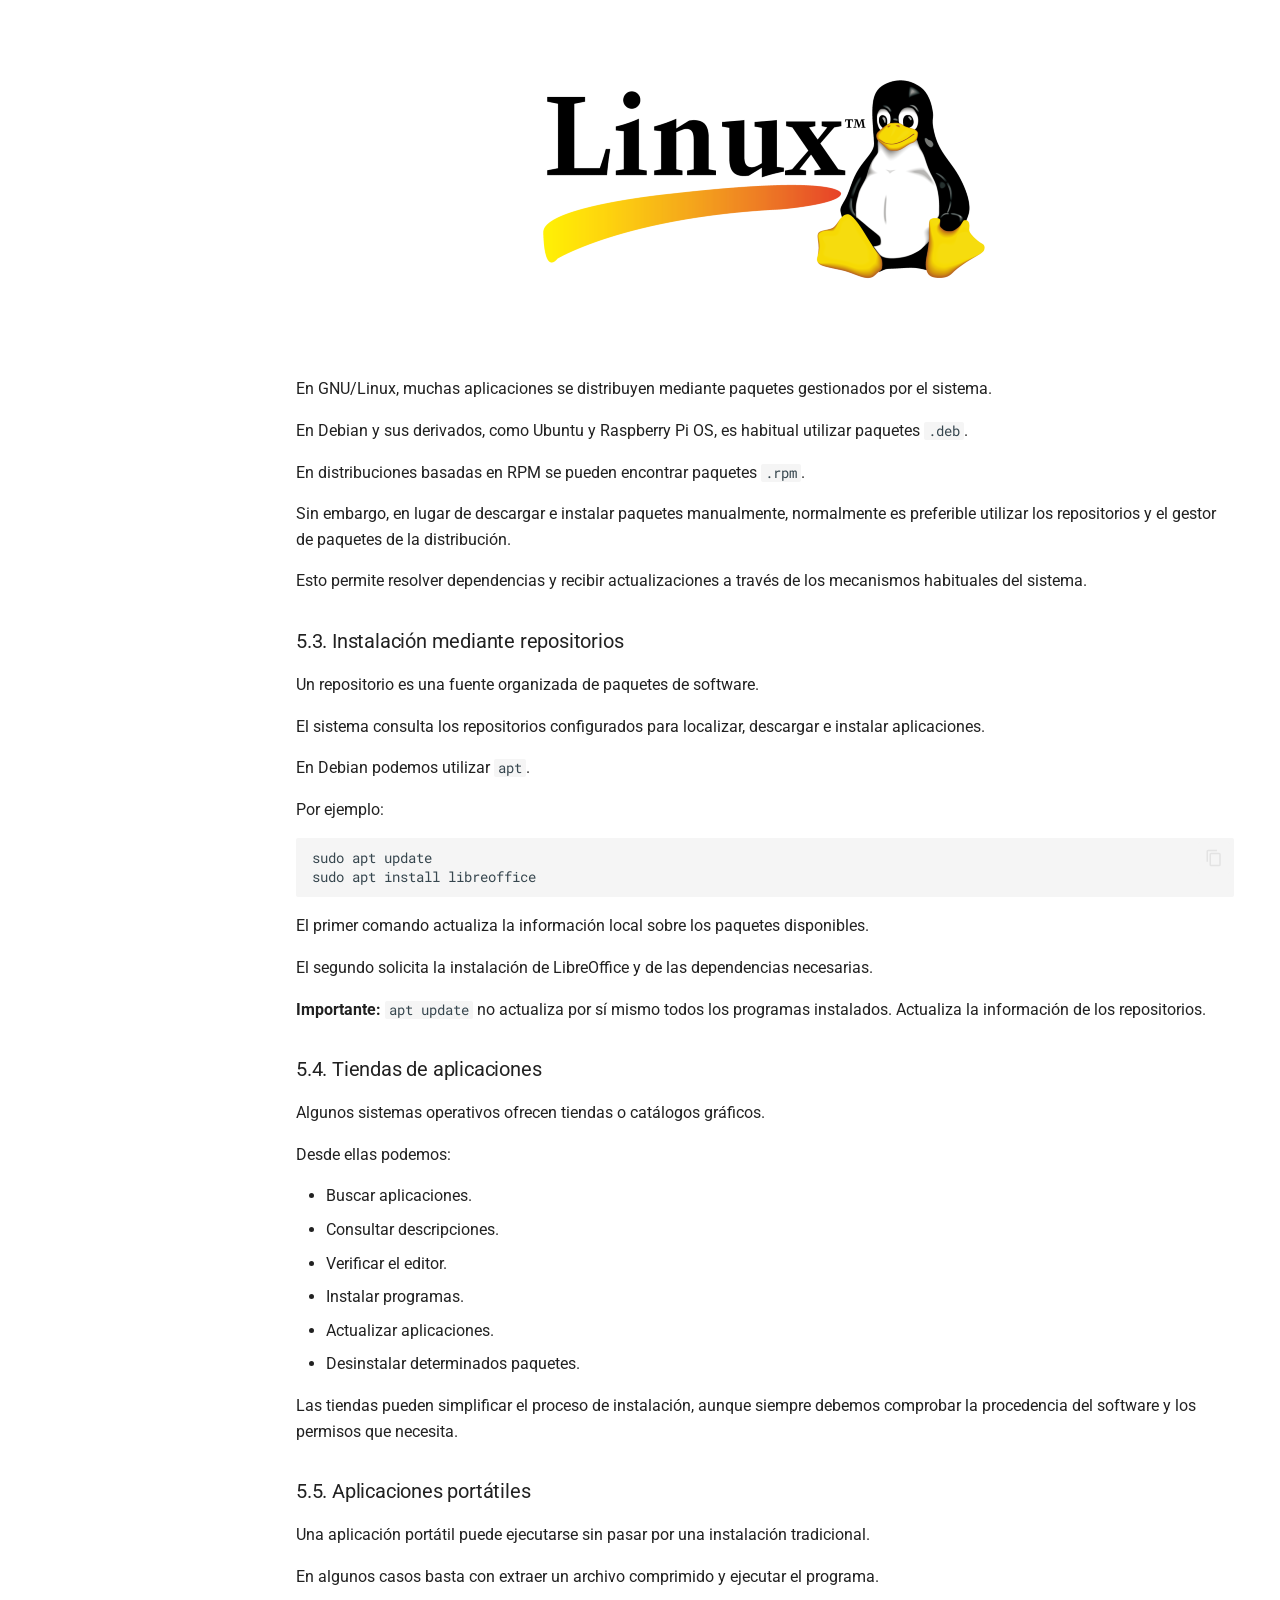
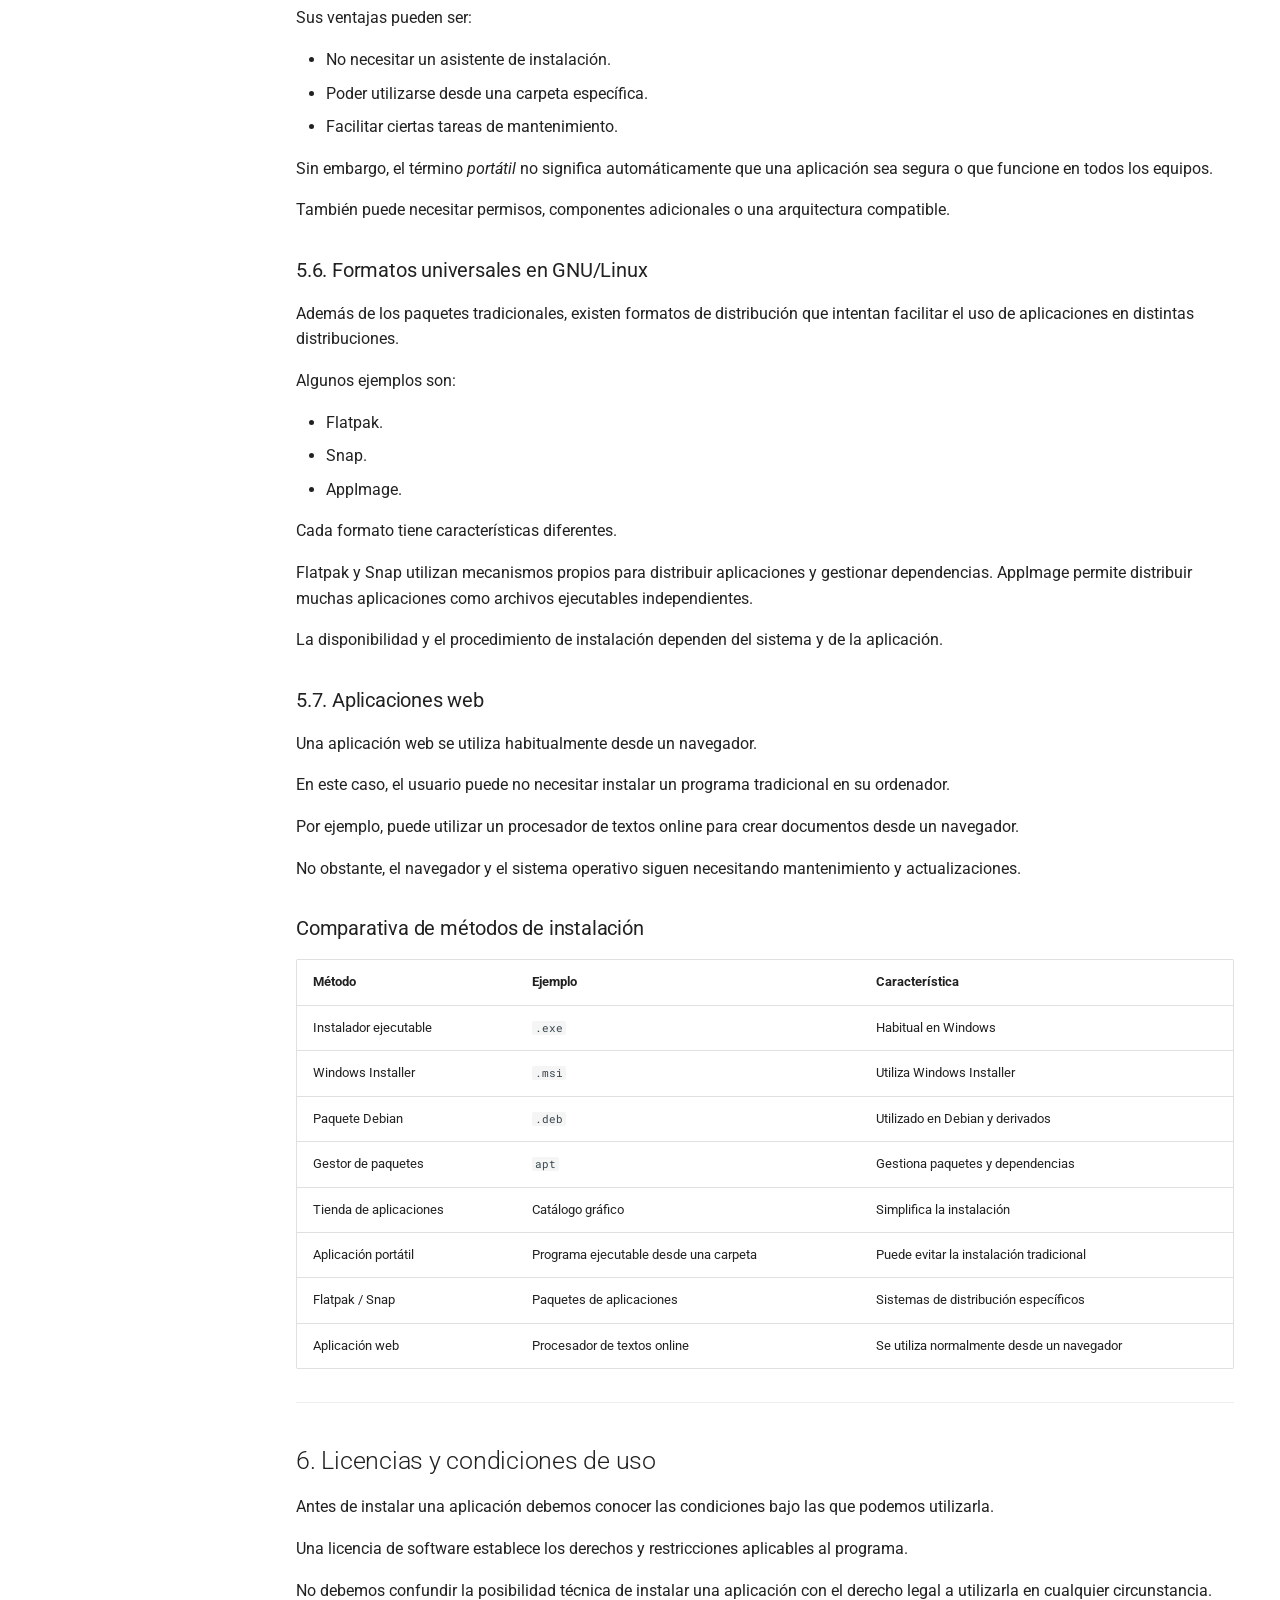
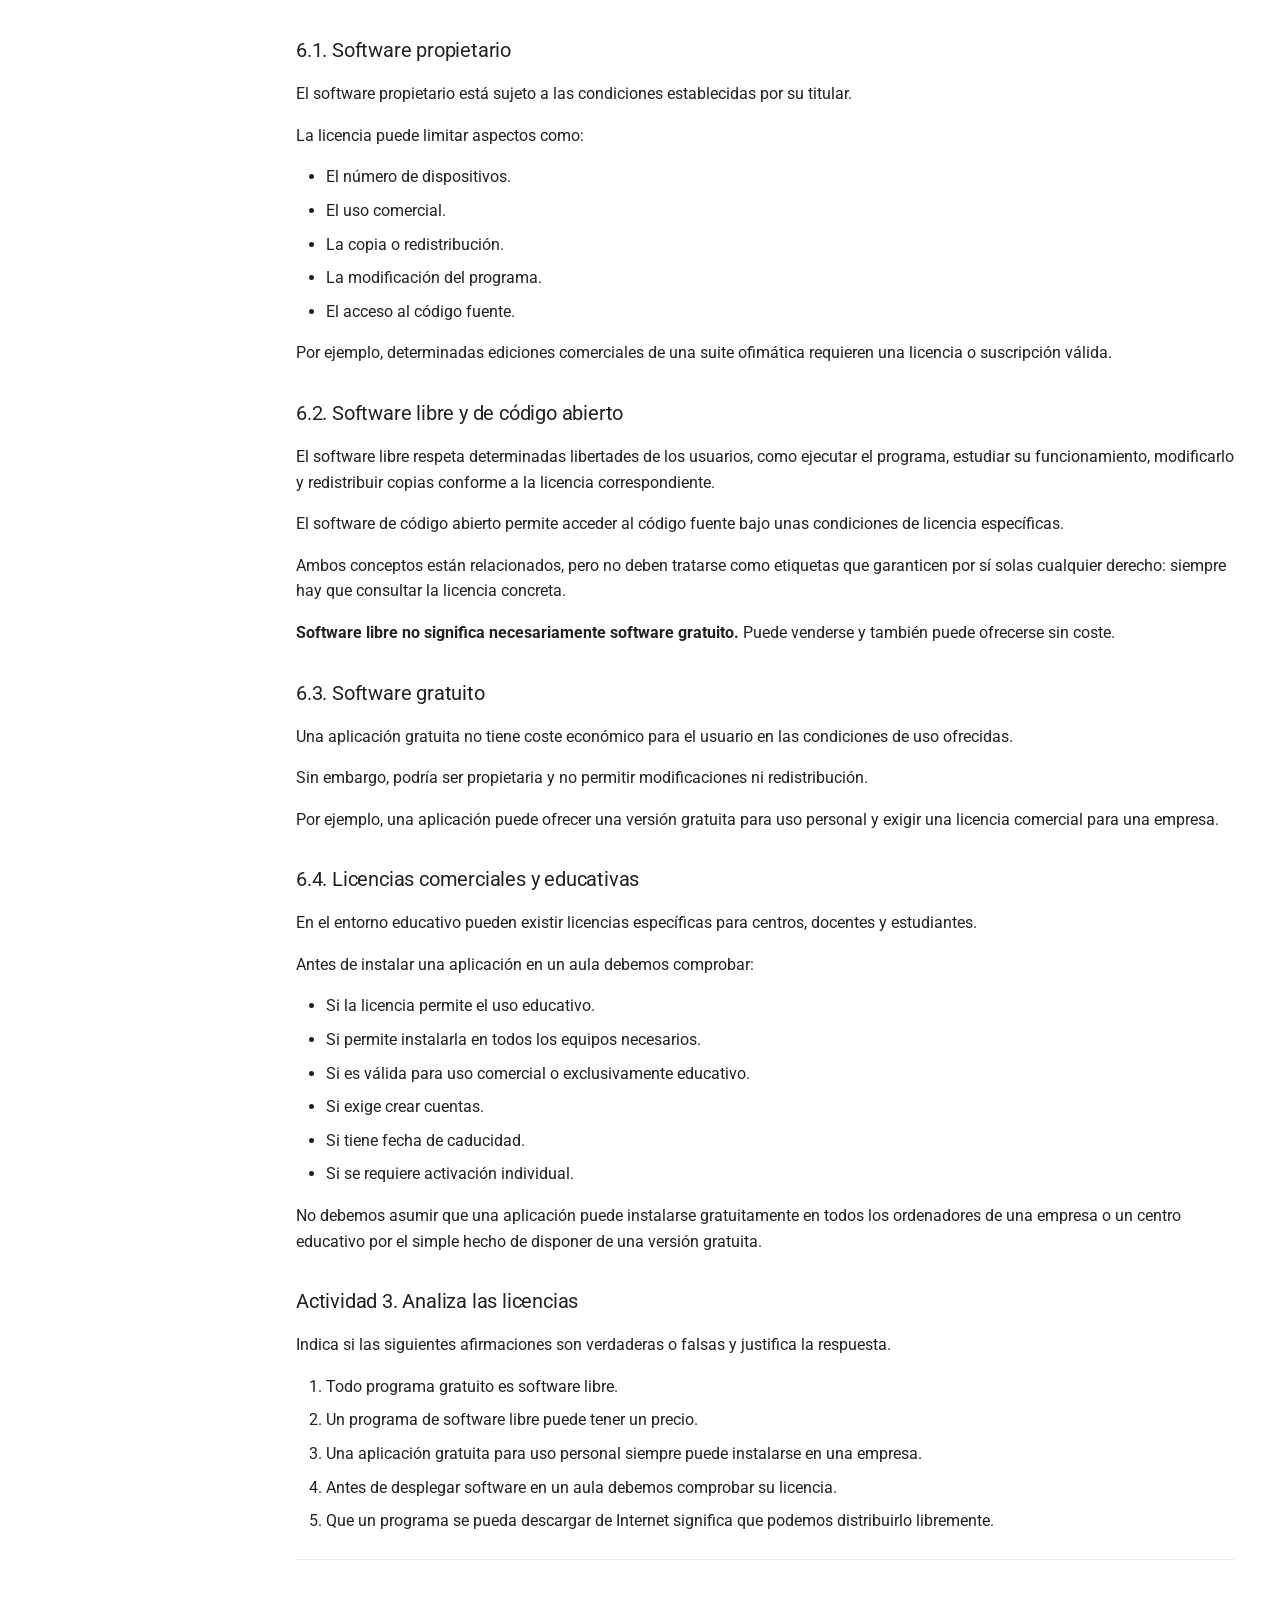
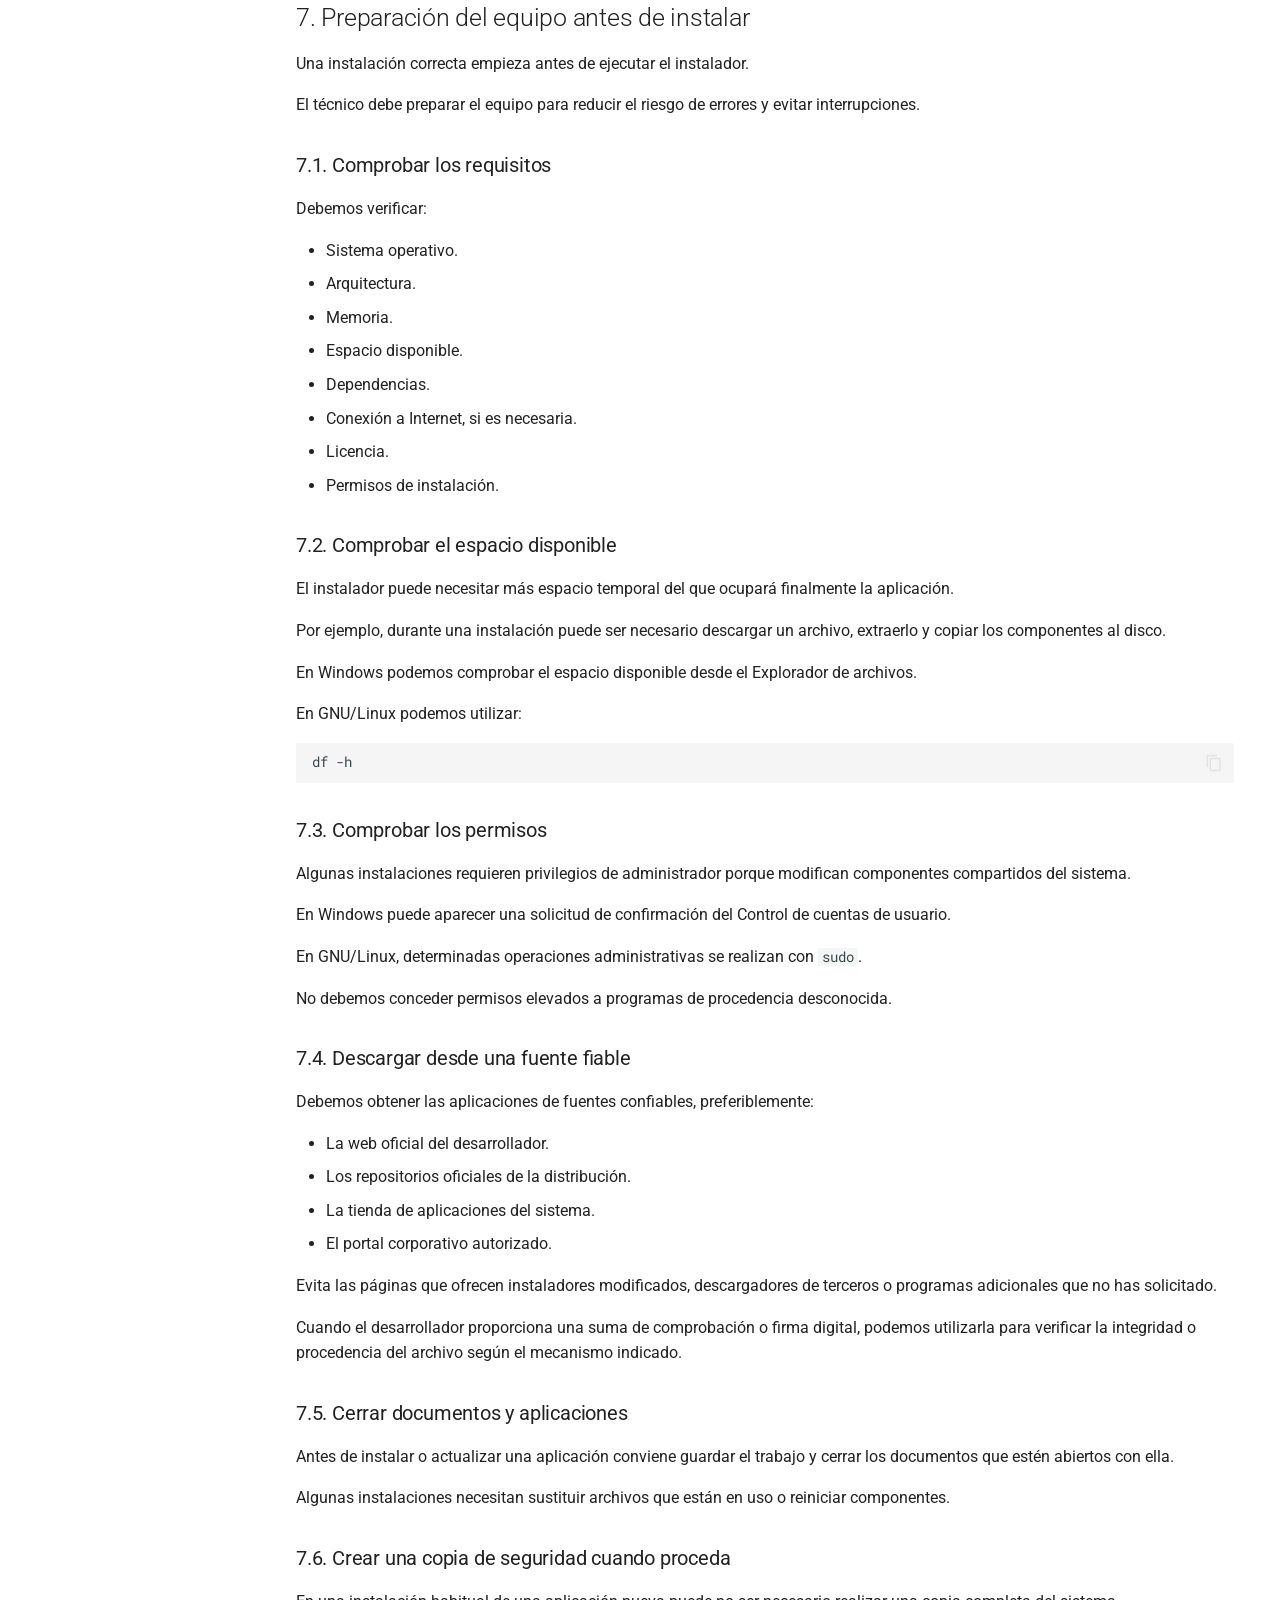
<file: 2/index.html>
<!doctype html>
<html lang="es" class="no-js">
  <head>
    
      <meta charset="utf-8">
      <meta name="viewport" content="width=device-width,initial-scale=1">
      
      
      
        <link rel="canonical" href="https://lupastance.github.io/ofiapps/2/">
      
      
        <link rel="prev" href="../1/">
      
      
        <link rel="next" href="../3/">
      
      
        
      
      
      <link rel="icon" href="../assets/images/favicon.png">
      <meta name="generator" content="mkdocs-ProperDocs 1.6.7, mkdocs-material-9.7.7">
    
    
      
        <title>2️⃣ Instalación y configuración de aplicaciones - Aplicaciones Ofimáticas</title>
      
    
    
      <link rel="stylesheet" href="../assets/stylesheets/main.ec1eaa64.min.css">
      
        
        <link rel="stylesheet" href="../assets/stylesheets/palette.ab4e12ef.min.css">
      
      

  
  
  
  
  <style>:root{--md-annotation-icon:url('data:image/svg+xml;charset=utf-8,%3Csvg%20xmlns%3D%22http%3A//www.w3.org/2000/svg%22%20viewBox%3D%220%200%2024%2024%22%3E%3Cpath%20d%3D%22M8.17%202.76A10.1%2010.1%200%200%201%2012%202c1.31%200%202.61.26%203.83.76%201.21.5%202.31%201.24%203.24%202.17s1.67%202.03%202.17%203.24c.5%201.22.76%202.52.76%203.83%200%202.65-1.05%205.2-2.93%207.07A9.97%209.97%200%200%201%2012%2022a10.1%2010.1%200%200%201-3.83-.76%2010%2010%200%200%201-3.24-2.17A9.97%209.97%200%200%201%202%2012c0-2.65%201.05-5.2%202.93-7.07.93-.93%202.03-1.67%203.24-2.17M12%2017l1.56-3.42L17%2012l-3.44-1.56L12%207l-1.57%203.44L7%2012l3.43%201.58z%22/%3E%3C/svg%3E');}</style>


    
    
      
    
    
      
        
        
        <link rel="preconnect" href="https://fonts.gstatic.com" crossorigin>
        <link rel="stylesheet" href="https://fonts.googleapis.com/css?family=Roboto:300,300i,400,400i,700,700i%7CRoboto+Mono:400,400i,700,700i&display=fallback">
        <style>:root{--md-text-font:"Roboto";--md-code-font:"Roboto Mono"}</style>
      
    
    
      <link rel="stylesheet" href="../css/extra.css">
    
    <script>__md_scope=new URL("..",location),__md_hash=e=>[...e].reduce(((e,_)=>(e<<5)-e+_.charCodeAt(0)),0),__md_get=(e,_=localStorage,t=__md_scope)=>JSON.parse(_.getItem(t.pathname+"."+e)),__md_set=(e,_,t=localStorage,a=__md_scope)=>{try{t.setItem(a.pathname+"."+e,JSON.stringify(_))}catch(e){}}</script>
    
      

    
    
  </head>
  
  
    
    
      
    
    
    
    
    <body dir="ltr" data-md-color-scheme="default" data-md-color-primary="blue-grey" data-md-color-accent="pink">
  
    
    <input class="md-toggle" data-md-toggle="drawer" type="checkbox" id="__drawer" autocomplete="off">
    <input class="md-toggle" data-md-toggle="search" type="checkbox" id="__search" autocomplete="off">
    <label class="md-overlay" for="__drawer"></label>
    <div data-md-component="skip">
      
        
        <a href="#instalacion-configuracion-y-mantenimiento-de-aplicaciones-ofimaticas" class="md-skip">
          Saltar a contenido
        </a>
      
    </div>
    <div data-md-component="announce">
      
    </div>
    
    
      

  

<header class="md-header md-header--shadow" data-md-component="header">
  <nav class="md-header__inner md-grid" aria-label="Cabecera">
    <a href=".." title="Aplicaciones Ofimáticas" class="md-header__button md-logo" aria-label="Aplicaciones Ofimáticas" data-md-component="logo">
      
  <img src="../assets/logo.png" alt="logo">

    </a>
    <label class="md-header__button md-icon" for="__drawer">
      
      <svg xmlns="http://www.w3.org/2000/svg" viewBox="0 0 24 24"><path d="M3 6h18v2H3zm0 5h18v2H3zm0 5h18v2H3z"/></svg>
    </label>
    <div class="md-header__title" data-md-component="header-title">
      <div class="md-header__ellipsis">
        <div class="md-header__topic">
          <span class="md-ellipsis">
            Aplicaciones Ofimáticas
          </span>
        </div>
        <div class="md-header__topic" data-md-component="header-topic">
          <span class="md-ellipsis">
            
              2️⃣ Instalación y configuración de aplicaciones
            
          </span>
        </div>
      </div>
    </div>
    
      
        <form class="md-header__option" data-md-component="palette">
  
    
    
    
    <input class="md-option" data-md-color-media="" data-md-color-scheme="default" data-md-color-primary="blue-grey" data-md-color-accent="pink"  aria-label="💤 Cambiar a modo oscuro"  type="radio" name="__palette" id="__palette_0">
    
      <label class="md-header__button md-icon" title="💤 Cambiar a modo oscuro" for="__palette_1" hidden>
        <svg xmlns="http://www.w3.org/2000/svg" viewBox="0 0 24 24"><path d="M12 18c-.89 0-1.74-.2-2.5-.55C11.56 16.5 13 14.42 13 12s-1.44-4.5-3.5-5.45C10.26 6.2 11.11 6 12 6a6 6 0 0 1 6 6 6 6 0 0 1-6 6m8-9.31V4h-4.69L12 .69 8.69 4H4v4.69L.69 12 4 15.31V20h4.69L12 23.31 15.31 20H20v-4.69L23.31 12z"/></svg>
      </label>
    
  
    
    
    
    <input class="md-option" data-md-color-media="" data-md-color-scheme="slate" data-md-color-primary="blue-grey" data-md-color-accent="cyan"  aria-label="👹 Activar el modo psicópata"  type="radio" name="__palette" id="__palette_1">
    
      <label class="md-header__button md-icon" title="👹 Activar el modo psicópata" for="__palette_0" hidden>
        <svg xmlns="http://www.w3.org/2000/svg" viewBox="0 0 24 24"><path d="M12 8a4 4 0 0 0-4 4 4 4 0 0 0 4 4 4 4 0 0 0 4-4 4 4 0 0 0-4-4m0 10a6 6 0 0 1-6-6 6 6 0 0 1 6-6 6 6 0 0 1 6 6 6 6 0 0 1-6 6m8-9.31V4h-4.69L12 .69 8.69 4H4v4.69L.69 12 4 15.31V20h4.69L12 23.31 15.31 20H20v-4.69L23.31 12z"/></svg>
      </label>
    
  
</form>
      
    
    
      <script>var palette=__md_get("__palette");if(palette&&palette.color){if("(prefers-color-scheme)"===palette.color.media){var media=matchMedia("(prefers-color-scheme: light)"),input=document.querySelector(media.matches?"[data-md-color-media='(prefers-color-scheme: light)']":"[data-md-color-media='(prefers-color-scheme: dark)']");palette.color.media=input.getAttribute("data-md-color-media"),palette.color.scheme=input.getAttribute("data-md-color-scheme"),palette.color.primary=input.getAttribute("data-md-color-primary"),palette.color.accent=input.getAttribute("data-md-color-accent")}for(var[key,value]of Object.entries(palette.color))document.body.setAttribute("data-md-color-"+key,value)}</script>
    
    
    
      
      
        <label class="md-header__button md-icon" for="__search">
          
          <svg xmlns="http://www.w3.org/2000/svg" viewBox="0 0 24 24"><path d="M9.5 3A6.5 6.5 0 0 1 16 9.5c0 1.61-.59 3.09-1.56 4.23l.27.27h.79l5 5-1.5 1.5-5-5v-.79l-.27-.27A6.52 6.52 0 0 1 9.5 16 6.5 6.5 0 0 1 3 9.5 6.5 6.5 0 0 1 9.5 3m0 2C7 5 5 7 5 9.5S7 14 9.5 14 14 12 14 9.5 12 5 9.5 5"/></svg>
        </label>
        <div class="md-search" data-md-component="search" role="dialog">
  <label class="md-search__overlay" for="__search"></label>
  <div class="md-search__inner" role="search">
    <form class="md-search__form" name="search">
      <input type="text" class="md-search__input" name="query" aria-label="Búsqueda" placeholder="Búsqueda" autocapitalize="off" autocorrect="off" autocomplete="off" spellcheck="false" data-md-component="search-query" required>
      <label class="md-search__icon md-icon" for="__search">
        
        <svg xmlns="http://www.w3.org/2000/svg" viewBox="0 0 24 24"><path d="M9.5 3A6.5 6.5 0 0 1 16 9.5c0 1.61-.59 3.09-1.56 4.23l.27.27h.79l5 5-1.5 1.5-5-5v-.79l-.27-.27A6.52 6.52 0 0 1 9.5 16 6.5 6.5 0 0 1 3 9.5 6.5 6.5 0 0 1 9.5 3m0 2C7 5 5 7 5 9.5S7 14 9.5 14 14 12 14 9.5 12 5 9.5 5"/></svg>
        
        <svg xmlns="http://www.w3.org/2000/svg" viewBox="0 0 24 24"><path d="M20 11v2H8l5.5 5.5-1.42 1.42L4.16 12l7.92-7.92L13.5 5.5 8 11z"/></svg>
      </label>
      <nav class="md-search__options" aria-label="Buscar">
        
        <button type="reset" class="md-search__icon md-icon" title="Limpiar" aria-label="Limpiar" tabindex="-1">
          
          <svg xmlns="http://www.w3.org/2000/svg" viewBox="0 0 24 24"><path d="M19 6.41 17.59 5 12 10.59 6.41 5 5 6.41 10.59 12 5 17.59 6.41 19 12 13.41 17.59 19 19 17.59 13.41 12z"/></svg>
        </button>
      </nav>
      
        <div class="md-search__suggest" data-md-component="search-suggest"></div>
      
    </form>
    <div class="md-search__output">
      <div class="md-search__scrollwrap" tabindex="0" data-md-scrollfix>
        <div class="md-search-result" data-md-component="search-result">
          <div class="md-search-result__meta">
            Inicializando búsqueda
          </div>
          <ol class="md-search-result__list" role="presentation"></ol>
        </div>
      </div>
    </div>
  </div>
</div>
      
    
    
      <div class="md-header__source">
        <a href="https://github.com/lupastance/ofiapps" title="Ir al repositorio" class="md-source" data-md-component="source">
  <div class="md-source__icon md-icon">
    
    <svg xmlns="http://www.w3.org/2000/svg" viewBox="0 0 512 512"><!--! Font Awesome Free 7.1.0 by @fontawesome - https://fontawesome.com License - https://fontawesome.com/license/free (Icons: CC BY 4.0, Fonts: SIL OFL 1.1, Code: MIT License) Copyright 2025 Fonticons, Inc.--><path d="M173.9 397.4c0 2-2.3 3.6-5.2 3.6-3.3.3-5.6-1.3-5.6-3.6 0-2 2.3-3.6 5.2-3.6 3-.3 5.6 1.3 5.6 3.6m-31.1-4.5c-.7 2 1.3 4.3 4.3 4.9 2.6 1 5.6 0 6.2-2s-1.3-4.3-4.3-5.2c-2.6-.7-5.5.3-6.2 2.3m44.2-1.7c-2.9.7-4.9 2.6-4.6 4.9.3 2 2.9 3.3 5.9 2.6 2.9-.7 4.9-2.6 4.6-4.6-.3-1.9-3-3.2-5.9-2.9M252.8 8C114.1 8 8 113.3 8 252c0 110.9 69.8 205.8 169.5 239.2 12.8 2.3 17.3-5.6 17.3-12.1 0-6.2-.3-40.4-.3-61.4 0 0-70 15-84.7-29.8 0 0-11.4-29.1-27.8-36.6 0 0-22.9-15.7 1.6-15.4 0 0 24.9 2 38.6 25.8 21.9 38.6 58.6 27.5 72.9 20.9 2.3-16 8.8-27.1 16-33.7-55.9-6.2-112.3-14.3-112.3-110.5 0-27.5 7.6-41.3 23.6-58.9-2.6-6.5-11.1-33.3 2.6-67.9 20.9-6.5 69 27 69 27 20-5.6 41.5-8.5 62.8-8.5s42.8 2.9 62.8 8.5c0 0 48.1-33.6 69-27 13.7 34.7 5.2 61.4 2.6 67.9 16 17.7 25.8 31.5 25.8 58.9 0 96.5-58.9 104.2-114.8 110.5 9.2 7.9 17 22.9 17 46.4 0 33.7-.3 75.4-.3 83.6 0 6.5 4.6 14.4 17.3 12.1C436.2 457.8 504 362.9 504 252 504 113.3 391.5 8 252.8 8M105.2 352.9c-1.3 1-1 3.3.7 5.2 1.6 1.6 3.9 2.3 5.2 1 1.3-1 1-3.3-.7-5.2-1.6-1.6-3.9-2.3-5.2-1m-10.8-8.1c-.7 1.3.3 2.9 2.3 3.9 1.6 1 3.6.7 4.3-.7.7-1.3-.3-2.9-2.3-3.9-2-.6-3.6-.3-4.3.7m32.4 35.6c-1.6 1.3-1 4.3 1.3 6.2 2.3 2.3 5.2 2.6 6.5 1 1.3-1.3.7-4.3-1.3-6.2-2.2-2.3-5.2-2.6-6.5-1m-11.4-14.7c-1.6 1-1.6 3.6 0 5.9s4.3 3.3 5.6 2.3c1.6-1.3 1.6-3.9 0-6.2-1.4-2.3-4-3.3-5.6-2"/></svg>
  </div>
  <div class="md-source__repository">
    lupastance/ofiapps
  </div>
</a>
      </div>
    
  </nav>
  
</header>
    
    <div class="md-container" data-md-component="container">
      
      
        
          
        
      
      <main class="md-main" data-md-component="main">
        <div class="md-main__inner md-grid">
          
            
              
              <div class="md-sidebar md-sidebar--primary" data-md-component="sidebar" data-md-type="navigation" >
                <div class="md-sidebar__scrollwrap">
                  <div class="md-sidebar__inner">
                    



  

<nav class="md-nav md-nav--primary md-nav--integrated" aria-label="Navegación" data-md-level="0">
  <label class="md-nav__title" for="__drawer">
    <a href=".." title="Aplicaciones Ofimáticas" class="md-nav__button md-logo" aria-label="Aplicaciones Ofimáticas" data-md-component="logo">
      
  <img src="../assets/logo.png" alt="logo">

    </a>
    Aplicaciones Ofimáticas
  </label>
  
    <div class="md-nav__source">
      <a href="https://github.com/lupastance/ofiapps" title="Ir al repositorio" class="md-source" data-md-component="source">
  <div class="md-source__icon md-icon">
    
    <svg xmlns="http://www.w3.org/2000/svg" viewBox="0 0 512 512"><!--! Font Awesome Free 7.1.0 by @fontawesome - https://fontawesome.com License - https://fontawesome.com/license/free (Icons: CC BY 4.0, Fonts: SIL OFL 1.1, Code: MIT License) Copyright 2025 Fonticons, Inc.--><path d="M173.9 397.4c0 2-2.3 3.6-5.2 3.6-3.3.3-5.6-1.3-5.6-3.6 0-2 2.3-3.6 5.2-3.6 3-.3 5.6 1.3 5.6 3.6m-31.1-4.5c-.7 2 1.3 4.3 4.3 4.9 2.6 1 5.6 0 6.2-2s-1.3-4.3-4.3-5.2c-2.6-.7-5.5.3-6.2 2.3m44.2-1.7c-2.9.7-4.9 2.6-4.6 4.9.3 2 2.9 3.3 5.9 2.6 2.9-.7 4.9-2.6 4.6-4.6-.3-1.9-3-3.2-5.9-2.9M252.8 8C114.1 8 8 113.3 8 252c0 110.9 69.8 205.8 169.5 239.2 12.8 2.3 17.3-5.6 17.3-12.1 0-6.2-.3-40.4-.3-61.4 0 0-70 15-84.7-29.8 0 0-11.4-29.1-27.8-36.6 0 0-22.9-15.7 1.6-15.4 0 0 24.9 2 38.6 25.8 21.9 38.6 58.6 27.5 72.9 20.9 2.3-16 8.8-27.1 16-33.7-55.9-6.2-112.3-14.3-112.3-110.5 0-27.5 7.6-41.3 23.6-58.9-2.6-6.5-11.1-33.3 2.6-67.9 20.9-6.5 69 27 69 27 20-5.6 41.5-8.5 62.8-8.5s42.8 2.9 62.8 8.5c0 0 48.1-33.6 69-27 13.7 34.7 5.2 61.4 2.6 67.9 16 17.7 25.8 31.5 25.8 58.9 0 96.5-58.9 104.2-114.8 110.5 9.2 7.9 17 22.9 17 46.4 0 33.7-.3 75.4-.3 83.6 0 6.5 4.6 14.4 17.3 12.1C436.2 457.8 504 362.9 504 252 504 113.3 391.5 8 252.8 8M105.2 352.9c-1.3 1-1 3.3.7 5.2 1.6 1.6 3.9 2.3 5.2 1 1.3-1 1-3.3-.7-5.2-1.6-1.6-3.9-2.3-5.2-1m-10.8-8.1c-.7 1.3.3 2.9 2.3 3.9 1.6 1 3.6.7 4.3-.7.7-1.3-.3-2.9-2.3-3.9-2-.6-3.6-.3-4.3.7m32.4 35.6c-1.6 1.3-1 4.3 1.3 6.2 2.3 2.3 5.2 2.6 6.5 1 1.3-1.3.7-4.3-1.3-6.2-2.2-2.3-5.2-2.6-6.5-1m-11.4-14.7c-1.6 1-1.6 3.6 0 5.9s4.3 3.3 5.6 2.3c1.6-1.3 1.6-3.9 0-6.2-1.4-2.3-4-3.3-5.6-2"/></svg>
  </div>
  <div class="md-source__repository">
    lupastance/ofiapps
  </div>
</a>
    </div>
  
  <ul class="md-nav__list" data-md-scrollfix>
    
      
      
  
  
  
  
    <li class="md-nav__item">
      <a href=".." class="md-nav__link">
        
  
  
  <span class="md-ellipsis">
    
  
    📚 Inicio
  

    
  </span>
  
  

      </a>
    </li>
  

    
      
      
  
  
  
  
    <li class="md-nav__item">
      <a href="../1/" class="md-nav__link">
        
  
  
  <span class="md-ellipsis">
    
  
    1️⃣ Introducción a las aplicaciones ofimáticas
  

    
  </span>
  
  

      </a>
    </li>
  

    
      
      
  
  
    
  
  
  
    <li class="md-nav__item md-nav__item--active">
      
      <input class="md-nav__toggle md-toggle" type="checkbox" id="__toc">
      
      
        
      
      
        <label class="md-nav__link md-nav__link--active" for="__toc">
          
  
  
  <span class="md-ellipsis">
    
  
    2️⃣ Instalación y configuración de aplicaciones
  

    
  </span>
  
  

          <span class="md-nav__icon md-icon"></span>
        </label>
      
      <a href="./" class="md-nav__link md-nav__link--active">
        
  
  
  <span class="md-ellipsis">
    
  
    2️⃣ Instalación y configuración de aplicaciones
  

    
  </span>
  
  

      </a>
      
        

<nav class="md-nav md-nav--secondary" aria-label="Tabla de contenidos">
  
  
  
    
  
  
    <label class="md-nav__title" for="__toc">
      <span class="md-nav__icon md-icon"></span>
      Tabla de contenidos
    </label>
    <ul class="md-nav__list" data-md-component="toc" data-md-scrollfix>
      
        <li class="md-nav__item">
  <a href="#1-introduccion" class="md-nav__link">
    <span class="md-ellipsis">
      
        1. Introducción
      
    </span>
  </a>
  
    <nav class="md-nav" aria-label="1. Introducción">
      <ul class="md-nav__list">
        
          <li class="md-nav__item">
  <a href="#objetivos-del-tema" class="md-nav__link">
    <span class="md-ellipsis">
      
        Objetivos del tema
      
    </span>
  </a>
  
</li>
        
      </ul>
    </nav>
  
</li>
      
        <li class="md-nav__item">
  <a href="#2-que-significa-instalar-una-aplicacion" class="md-nav__link">
    <span class="md-ellipsis">
      
        2. ¿Qué significa instalar una aplicación?
      
    </span>
  </a>
  
    <nav class="md-nav" aria-label="2. ¿Qué significa instalar una aplicación?">
      <ul class="md-nav__list">
        
          <li class="md-nav__item">
  <a href="#21-ejemplo-practico" class="md-nav__link">
    <span class="md-ellipsis">
      
        2.1. Ejemplo práctico
      
    </span>
  </a>
  
</li>
        
          <li class="md-nav__item">
  <a href="#22-instalacion-configuracion-actualizacion-y-mantenimiento" class="md-nav__link">
    <span class="md-ellipsis">
      
        2.2. Instalación, configuración, actualización y mantenimiento
      
    </span>
  </a>
  
</li>
        
      </ul>
    </nav>
  
</li>
      
        <li class="md-nav__item">
  <a href="#3-requisitos-de-instalacion-de-una-aplicacion" class="md-nav__link">
    <span class="md-ellipsis">
      
        3. Requisitos de instalación de una aplicación
      
    </span>
  </a>
  
    <nav class="md-nav" aria-label="3. Requisitos de instalación de una aplicación">
      <ul class="md-nav__list">
        
          <li class="md-nav__item">
  <a href="#31-requisitos-de-hardware" class="md-nav__link">
    <span class="md-ellipsis">
      
        3.1. Requisitos de hardware
      
    </span>
  </a>
  
</li>
        
          <li class="md-nav__item">
  <a href="#32-requisitos-de-software" class="md-nav__link">
    <span class="md-ellipsis">
      
        3.2. Requisitos de software
      
    </span>
  </a>
  
</li>
        
          <li class="md-nav__item">
  <a href="#33-requisitos-adicionales" class="md-nav__link">
    <span class="md-ellipsis">
      
        3.3. Requisitos adicionales
      
    </span>
  </a>
  
</li>
        
          <li class="md-nav__item">
  <a href="#34-como-comprobar-las-caracteristicas-del-equipo" class="md-nav__link">
    <span class="md-ellipsis">
      
        3.4. Cómo comprobar las características del equipo
      
    </span>
  </a>
  
    <nav class="md-nav" aria-label="3.4. Cómo comprobar las características del equipo">
      <ul class="md-nav__list">
        
          <li class="md-nav__item">
  <a href="#en-windows" class="md-nav__link">
    <span class="md-ellipsis">
      
        En Windows
      
    </span>
  </a>
  
</li>
        
          <li class="md-nav__item">
  <a href="#en-gnulinux" class="md-nav__link">
    <span class="md-ellipsis">
      
        En GNU/Linux
      
    </span>
  </a>
  
</li>
        
      </ul>
    </nav>
  
</li>
        
          <li class="md-nav__item">
  <a href="#actividad-1-analiza-un-equipo" class="md-nav__link">
    <span class="md-ellipsis">
      
        Actividad 1. Analiza un equipo
      
    </span>
  </a>
  
</li>
        
      </ul>
    </nav>
  
</li>
      
        <li class="md-nav__item">
  <a href="#4-arquitectura-y-compatibilidad-del-software" class="md-nav__link">
    <span class="md-ellipsis">
      
        4. Arquitectura y compatibilidad del software
      
    </span>
  </a>
  
    <nav class="md-nav" aria-label="4. Arquitectura y compatibilidad del software">
      <ul class="md-nav__list">
        
          <li class="md-nav__item">
  <a href="#41-sistemas-operativos" class="md-nav__link">
    <span class="md-ellipsis">
      
        4.1. Sistemas operativos
      
    </span>
  </a>
  
</li>
        
          <li class="md-nav__item">
  <a href="#42-arquitecturas-de-32-y-64-bits" class="md-nav__link">
    <span class="md-ellipsis">
      
        4.2. Arquitecturas de 32 y 64 bits
      
    </span>
  </a>
  
</li>
        
          <li class="md-nav__item">
  <a href="#43-ejemplo" class="md-nav__link">
    <span class="md-ellipsis">
      
        4.3. Ejemplo
      
    </span>
  </a>
  
</li>
        
          <li class="md-nav__item">
  <a href="#44-compatibilidad-de-archivos" class="md-nav__link">
    <span class="md-ellipsis">
      
        4.4. Compatibilidad de archivos
      
    </span>
  </a>
  
</li>
        
          <li class="md-nav__item">
  <a href="#actividad-2-detecta-la-incompatibilidad" class="md-nav__link">
    <span class="md-ellipsis">
      
        Actividad 2. Detecta la incompatibilidad
      
    </span>
  </a>
  
</li>
        
      </ul>
    </nav>
  
</li>
      
        <li class="md-nav__item">
  <a href="#5-tipos-de-instaladores-y-metodos-de-distribucion" class="md-nav__link">
    <span class="md-ellipsis">
      
        5. Tipos de instaladores y métodos de distribución
      
    </span>
  </a>
  
    <nav class="md-nav" aria-label="5. Tipos de instaladores y métodos de distribución">
      <ul class="md-nav__list">
        
          <li class="md-nav__item">
  <a href="#51-instaladores-ejecutables" class="md-nav__link">
    <span class="md-ellipsis">
      
        5.1. Instaladores ejecutables
      
    </span>
  </a>
  
</li>
        
          <li class="md-nav__item">
  <a href="#52-paquetes-de-gnulinux" class="md-nav__link">
    <span class="md-ellipsis">
      
        5.2. Paquetes de GNU/Linux
      
    </span>
  </a>
  
</li>
        
          <li class="md-nav__item">
  <a href="#53-instalacion-mediante-repositorios" class="md-nav__link">
    <span class="md-ellipsis">
      
        5.3. Instalación mediante repositorios
      
    </span>
  </a>
  
</li>
        
          <li class="md-nav__item">
  <a href="#54-tiendas-de-aplicaciones" class="md-nav__link">
    <span class="md-ellipsis">
      
        5.4. Tiendas de aplicaciones
      
    </span>
  </a>
  
</li>
        
          <li class="md-nav__item">
  <a href="#55-aplicaciones-portatiles" class="md-nav__link">
    <span class="md-ellipsis">
      
        5.5. Aplicaciones portátiles
      
    </span>
  </a>
  
</li>
        
          <li class="md-nav__item">
  <a href="#56-formatos-universales-en-gnulinux" class="md-nav__link">
    <span class="md-ellipsis">
      
        5.6. Formatos universales en GNU/Linux
      
    </span>
  </a>
  
</li>
        
          <li class="md-nav__item">
  <a href="#57-aplicaciones-web" class="md-nav__link">
    <span class="md-ellipsis">
      
        5.7. Aplicaciones web
      
    </span>
  </a>
  
</li>
        
          <li class="md-nav__item">
  <a href="#comparativa-de-metodos-de-instalacion" class="md-nav__link">
    <span class="md-ellipsis">
      
        Comparativa de métodos de instalación
      
    </span>
  </a>
  
</li>
        
      </ul>
    </nav>
  
</li>
      
        <li class="md-nav__item">
  <a href="#6-licencias-y-condiciones-de-uso" class="md-nav__link">
    <span class="md-ellipsis">
      
        6. Licencias y condiciones de uso
      
    </span>
  </a>
  
    <nav class="md-nav" aria-label="6. Licencias y condiciones de uso">
      <ul class="md-nav__list">
        
          <li class="md-nav__item">
  <a href="#61-software-propietario" class="md-nav__link">
    <span class="md-ellipsis">
      
        6.1. Software propietario
      
    </span>
  </a>
  
</li>
        
          <li class="md-nav__item">
  <a href="#62-software-libre-y-de-codigo-abierto" class="md-nav__link">
    <span class="md-ellipsis">
      
        6.2. Software libre y de código abierto
      
    </span>
  </a>
  
</li>
        
          <li class="md-nav__item">
  <a href="#63-software-gratuito" class="md-nav__link">
    <span class="md-ellipsis">
      
        6.3. Software gratuito
      
    </span>
  </a>
  
</li>
        
          <li class="md-nav__item">
  <a href="#64-licencias-comerciales-y-educativas" class="md-nav__link">
    <span class="md-ellipsis">
      
        6.4. Licencias comerciales y educativas
      
    </span>
  </a>
  
</li>
        
          <li class="md-nav__item">
  <a href="#actividad-3-analiza-las-licencias" class="md-nav__link">
    <span class="md-ellipsis">
      
        Actividad 3. Analiza las licencias
      
    </span>
  </a>
  
</li>
        
      </ul>
    </nav>
  
</li>
      
        <li class="md-nav__item">
  <a href="#7-preparacion-del-equipo-antes-de-instalar" class="md-nav__link">
    <span class="md-ellipsis">
      
        7. Preparación del equipo antes de instalar
      
    </span>
  </a>
  
    <nav class="md-nav" aria-label="7. Preparación del equipo antes de instalar">
      <ul class="md-nav__list">
        
          <li class="md-nav__item">
  <a href="#71-comprobar-los-requisitos" class="md-nav__link">
    <span class="md-ellipsis">
      
        7.1. Comprobar los requisitos
      
    </span>
  </a>
  
</li>
        
          <li class="md-nav__item">
  <a href="#72-comprobar-el-espacio-disponible" class="md-nav__link">
    <span class="md-ellipsis">
      
        7.2. Comprobar el espacio disponible
      
    </span>
  </a>
  
</li>
        
          <li class="md-nav__item">
  <a href="#73-comprobar-los-permisos" class="md-nav__link">
    <span class="md-ellipsis">
      
        7.3. Comprobar los permisos
      
    </span>
  </a>
  
</li>
        
          <li class="md-nav__item">
  <a href="#74-descargar-desde-una-fuente-fiable" class="md-nav__link">
    <span class="md-ellipsis">
      
        7.4. Descargar desde una fuente fiable
      
    </span>
  </a>
  
</li>
        
          <li class="md-nav__item">
  <a href="#75-cerrar-documentos-y-aplicaciones" class="md-nav__link">
    <span class="md-ellipsis">
      
        7.5. Cerrar documentos y aplicaciones
      
    </span>
  </a>
  
</li>
        
          <li class="md-nav__item">
  <a href="#76-crear-una-copia-de-seguridad-cuando-proceda" class="md-nav__link">
    <span class="md-ellipsis">
      
        7.6. Crear una copia de seguridad cuando proceda
      
    </span>
  </a>
  
</li>
        
          <li class="md-nav__item">
  <a href="#lista-de-comprobacion-previa" class="md-nav__link">
    <span class="md-ellipsis">
      
        Lista de comprobación previa
      
    </span>
  </a>
  
</li>
        
      </ul>
    </nav>
  
</li>
      
        <li class="md-nav__item">
  <a href="#8-instalacion-de-aplicaciones-en-windows" class="md-nav__link">
    <span class="md-ellipsis">
      
        8. Instalación de aplicaciones en Windows
      
    </span>
  </a>
  
    <nav class="md-nav" aria-label="8. Instalación de aplicaciones en Windows">
      <ul class="md-nav__list">
        
          <li class="md-nav__item">
  <a href="#81-paso-1-comprobar-el-sistema" class="md-nav__link">
    <span class="md-ellipsis">
      
        8.1. Paso 1: comprobar el sistema
      
    </span>
  </a>
  
</li>
        
          <li class="md-nav__item">
  <a href="#82-paso-2-descargar-el-instalador" class="md-nav__link">
    <span class="md-ellipsis">
      
        8.2. Paso 2: descargar el instalador
      
    </span>
  </a>
  
</li>
        
          <li class="md-nav__item">
  <a href="#83-paso-3-iniciar-el-instalador" class="md-nav__link">
    <span class="md-ellipsis">
      
        8.3. Paso 3: iniciar el instalador
      
    </span>
  </a>
  
</li>
        
          <li class="md-nav__item">
  <a href="#84-paso-4-seguir-el-asistente" class="md-nav__link">
    <span class="md-ellipsis">
      
        8.4. Paso 4: seguir el asistente
      
    </span>
  </a>
  
</li>
        
          <li class="md-nav__item">
  <a href="#85-paso-5-finalizar-la-instalacion" class="md-nav__link">
    <span class="md-ellipsis">
      
        8.5. Paso 5: finalizar la instalación
      
    </span>
  </a>
  
</li>
        
          <li class="md-nav__item">
  <a href="#86-paso-6-verificar-el-funcionamiento" class="md-nav__link">
    <span class="md-ellipsis">
      
        8.6. Paso 6: verificar el funcionamiento
      
    </span>
  </a>
  
</li>
        
          <li class="md-nav__item">
  <a href="#87-instalacion-mediante-windows-package-manager" class="md-nav__link">
    <span class="md-ellipsis">
      
        8.7. Instalación mediante Windows Package Manager
      
    </span>
  </a>
  
</li>
        
          <li class="md-nav__item">
  <a href="#actividad-4-instala-y-verifica" class="md-nav__link">
    <span class="md-ellipsis">
      
        Actividad 4. Instala y verifica
      
    </span>
  </a>
  
</li>
        
      </ul>
    </nav>
  
</li>
      
        <li class="md-nav__item">
  <a href="#9-instalacion-de-aplicaciones-en-gnulinux" class="md-nav__link">
    <span class="md-ellipsis">
      
        9. Instalación de aplicaciones en GNU/Linux
      
    </span>
  </a>
  
    <nav class="md-nav" aria-label="9. Instalación de aplicaciones en GNU/Linux">
      <ul class="md-nav__list">
        
          <li class="md-nav__item">
  <a href="#91-que-es-un-gestor-de-paquetes" class="md-nav__link">
    <span class="md-ellipsis">
      
        9.1. ¿Qué es un gestor de paquetes?
      
    </span>
  </a>
  
</li>
        
          <li class="md-nav__item">
  <a href="#92-actualizar-la-informacion-de-los-repositorios" class="md-nav__link">
    <span class="md-ellipsis">
      
        9.2. Actualizar la información de los repositorios
      
    </span>
  </a>
  
</li>
        
          <li class="md-nav__item">
  <a href="#93-instalar-libreoffice" class="md-nav__link">
    <span class="md-ellipsis">
      
        9.3. Instalar LibreOffice
      
    </span>
  </a>
  
</li>
        
          <li class="md-nav__item">
  <a href="#94-comprobar-que-esta-instalada" class="md-nav__link">
    <span class="md-ellipsis">
      
        9.4. Comprobar que está instalada
      
    </span>
  </a>
  
</li>
        
          <li class="md-nav__item">
  <a href="#95-buscar-paquetes" class="md-nav__link">
    <span class="md-ellipsis">
      
        9.5. Buscar paquetes
      
    </span>
  </a>
  
</li>
        
          <li class="md-nav__item">
  <a href="#96-eliminar-una-aplicacion" class="md-nav__link">
    <span class="md-ellipsis">
      
        9.6. Eliminar una aplicación
      
    </span>
  </a>
  
</li>
        
          <li class="md-nav__item">
  <a href="#97-por-que-utilizar-repositorios" class="md-nav__link">
    <span class="md-ellipsis">
      
        9.7. ¿Por qué utilizar repositorios?
      
    </span>
  </a>
  
</li>
        
          <li class="md-nav__item">
  <a href="#actividad-5-instala-desde-la-terminal" class="md-nav__link">
    <span class="md-ellipsis">
      
        Actividad 5. Instala desde la terminal
      
    </span>
  </a>
  
</li>
        
      </ul>
    </nav>
  
</li>
      
        <li class="md-nav__item">
  <a href="#10-instalacion-y-uso-de-aplicaciones-web" class="md-nav__link">
    <span class="md-ellipsis">
      
        10. Instalación y uso de aplicaciones web
      
    </span>
  </a>
  
    <nav class="md-nav" aria-label="10. Instalación y uso de aplicaciones web">
      <ul class="md-nav__list">
        
          <li class="md-nav__item">
  <a href="#101-que-necesitamos" class="md-nav__link">
    <span class="md-ellipsis">
      
        10.1. ¿Qué necesitamos?
      
    </span>
  </a>
  
</li>
        
          <li class="md-nav__item">
  <a href="#102-ventajas" class="md-nav__link">
    <span class="md-ellipsis">
      
        10.2. Ventajas
      
    </span>
  </a>
  
</li>
        
          <li class="md-nav__item">
  <a href="#103-inconvenientes" class="md-nav__link">
    <span class="md-ellipsis">
      
        10.3. Inconvenientes
      
    </span>
  </a>
  
</li>
        
          <li class="md-nav__item">
  <a href="#104-se-instala-una-aplicacion-web" class="md-nav__link">
    <span class="md-ellipsis">
      
        10.4. ¿Se instala una aplicación web?
      
    </span>
  </a>
  
</li>
        
          <li class="md-nav__item">
  <a href="#actividad-6-compara-dos-soluciones" class="md-nav__link">
    <span class="md-ellipsis">
      
        Actividad 6. Compara dos soluciones
      
    </span>
  </a>
  
</li>
        
      </ul>
    </nav>
  
</li>
      
        <li class="md-nav__item">
  <a href="#11-configuracion-inicial-de-una-aplicacion" class="md-nav__link">
    <span class="md-ellipsis">
      
        11. Configuración inicial de una aplicación
      
    </span>
  </a>
  
    <nav class="md-nav" aria-label="11. Configuración inicial de una aplicación">
      <ul class="md-nav__list">
        
          <li class="md-nav__item">
  <a href="#111-idioma" class="md-nav__link">
    <span class="md-ellipsis">
      
        11.1. Idioma
      
    </span>
  </a>
  
</li>
        
          <li class="md-nav__item">
  <a href="#112-carpetas-y-rutas" class="md-nav__link">
    <span class="md-ellipsis">
      
        11.2. Carpetas y rutas
      
    </span>
  </a>
  
</li>
        
          <li class="md-nav__item">
  <a href="#113-formatos-predeterminados" class="md-nav__link">
    <span class="md-ellipsis">
      
        11.3. Formatos predeterminados
      
    </span>
  </a>
  
</li>
        
          <li class="md-nav__item">
  <a href="#114-asociaciones-de-archivos" class="md-nav__link">
    <span class="md-ellipsis">
      
        11.4. Asociaciones de archivos
      
    </span>
  </a>
  
</li>
        
          <li class="md-nav__item">
  <a href="#115-complementos-y-extensiones" class="md-nav__link">
    <span class="md-ellipsis">
      
        11.5. Complementos y extensiones
      
    </span>
  </a>
  
</li>
        
          <li class="md-nav__item">
  <a href="#116-configuracion-del-usuario-y-configuracion-del-sistema" class="md-nav__link">
    <span class="md-ellipsis">
      
        11.6. Configuración del usuario y configuración del sistema
      
    </span>
  </a>
  
</li>
        
          <li class="md-nav__item">
  <a href="#actividad-7-personaliza-writer" class="md-nav__link">
    <span class="md-ellipsis">
      
        Actividad 7. Personaliza Writer
      
    </span>
  </a>
  
</li>
        
      </ul>
    </nav>
  
</li>
      
        <li class="md-nav__item">
  <a href="#12-actualizaciones-y-mantenimiento" class="md-nav__link">
    <span class="md-ellipsis">
      
        12. Actualizaciones y mantenimiento
      
    </span>
  </a>
  
    <nav class="md-nav" aria-label="12. Actualizaciones y mantenimiento">
      <ul class="md-nav__list">
        
          <li class="md-nav__item">
  <a href="#121-tipos-de-actualizaciones" class="md-nav__link">
    <span class="md-ellipsis">
      
        12.1. Tipos de actualizaciones
      
    </span>
  </a>
  
</li>
        
          <li class="md-nav__item">
  <a href="#122-por-que-debemos-actualizar" class="md-nav__link">
    <span class="md-ellipsis">
      
        12.2. ¿Por qué debemos actualizar?
      
    </span>
  </a>
  
</li>
        
          <li class="md-nav__item">
  <a href="#123-actualizar-en-windows" class="md-nav__link">
    <span class="md-ellipsis">
      
        12.3. Actualizar en Windows
      
    </span>
  </a>
  
</li>
        
          <li class="md-nav__item">
  <a href="#124-actualizar-en-debian" class="md-nav__link">
    <span class="md-ellipsis">
      
        12.4. Actualizar en Debian
      
    </span>
  </a>
  
</li>
        
          <li class="md-nav__item">
  <a href="#125-actualizaciones-automaticas-y-manuales" class="md-nav__link">
    <span class="md-ellipsis">
      
        12.5. Actualizaciones automáticas y manuales
      
    </span>
  </a>
  
</li>
        
          <li class="md-nav__item">
  <a href="#126-mantenimiento-preventivo" class="md-nav__link">
    <span class="md-ellipsis">
      
        12.6. Mantenimiento preventivo
      
    </span>
  </a>
  
</li>
        
          <li class="md-nav__item">
  <a href="#actividad-8-plan-de-actualizacion" class="md-nav__link">
    <span class="md-ellipsis">
      
        Actividad 8. Plan de actualización
      
    </span>
  </a>
  
</li>
        
      </ul>
    </nav>
  
</li>
      
        <li class="md-nav__item">
  <a href="#13-desinstalacion-de-aplicaciones" class="md-nav__link">
    <span class="md-ellipsis">
      
        13. Desinstalación de aplicaciones
      
    </span>
  </a>
  
    <nav class="md-nav" aria-label="13. Desinstalación de aplicaciones">
      <ul class="md-nav__list">
        
          <li class="md-nav__item">
  <a href="#131-desinstalar-en-windows" class="md-nav__link">
    <span class="md-ellipsis">
      
        13.1. Desinstalar en Windows
      
    </span>
  </a>
  
</li>
        
          <li class="md-nav__item">
  <a href="#132-desinstalar-en-debian" class="md-nav__link">
    <span class="md-ellipsis">
      
        13.2. Desinstalar en Debian
      
    </span>
  </a>
  
</li>
        
          <li class="md-nav__item">
  <a href="#133-que-ocurre-con-los-documentos" class="md-nav__link">
    <span class="md-ellipsis">
      
        13.3. ¿Qué ocurre con los documentos?
      
    </span>
  </a>
  
</li>
        
          <li class="md-nav__item">
  <a href="#134-cuando-debemos-desinstalar-una-aplicacion" class="md-nav__link">
    <span class="md-ellipsis">
      
        13.4. ¿Cuándo debemos desinstalar una aplicación?
      
    </span>
  </a>
  
</li>
        
      </ul>
    </nav>
  
</li>
      
        <li class="md-nav__item">
  <a href="#14-resolucion-de-problemas-durante-la-instalacion" class="md-nav__link">
    <span class="md-ellipsis">
      
        14. Resolución de problemas durante la instalación
      
    </span>
  </a>
  
    <nav class="md-nav" aria-label="14. Resolución de problemas durante la instalación">
      <ul class="md-nav__list">
        
          <li class="md-nav__item">
  <a href="#141-metodo-general-de-diagnostico" class="md-nav__link">
    <span class="md-ellipsis">
      
        14.1. Método general de diagnóstico
      
    </span>
  </a>
  
</li>
        
          <li class="md-nav__item">
  <a href="#142-errores-frecuentes" class="md-nav__link">
    <span class="md-ellipsis">
      
        14.2. Errores frecuentes
      
    </span>
  </a>
  
</li>
        
          <li class="md-nav__item">
  <a href="#143-el-instalador-no-se-abre" class="md-nav__link">
    <span class="md-ellipsis">
      
        14.3. El instalador no se abre
      
    </span>
  </a>
  
</li>
        
          <li class="md-nav__item">
  <a href="#144-falta-espacio-en-disco" class="md-nav__link">
    <span class="md-ellipsis">
      
        14.4. Falta espacio en disco
      
    </span>
  </a>
  
</li>
        
          <li class="md-nav__item">
  <a href="#145-falta-de-permisos" class="md-nav__link">
    <span class="md-ellipsis">
      
        14.5. Falta de permisos
      
    </span>
  </a>
  
</li>
        
          <li class="md-nav__item">
  <a href="#146-dependencias-ausentes" class="md-nav__link">
    <span class="md-ellipsis">
      
        14.6. Dependencias ausentes
      
    </span>
  </a>
  
</li>
        
          <li class="md-nav__item">
  <a href="#147-el-programa-funciona-pero-no-abre-un-archivo" class="md-nav__link">
    <span class="md-ellipsis">
      
        14.7. El programa funciona, pero no abre un archivo
      
    </span>
  </a>
  
</li>
        
          <li class="md-nav__item">
  <a href="#actividad-9-diagnostico-de-incidencias" class="md-nav__link">
    <span class="md-ellipsis">
      
        Actividad 9. Diagnóstico de incidencias
      
    </span>
  </a>
  
</li>
        
      </ul>
    </nav>
  
</li>
      
        <li class="md-nav__item">
  <a href="#15-seguridad-durante-la-instalacion" class="md-nav__link">
    <span class="md-ellipsis">
      
        15. Seguridad durante la instalación
      
    </span>
  </a>
  
    <nav class="md-nav" aria-label="15. Seguridad durante la instalación">
      <ul class="md-nav__list">
        
          <li class="md-nav__item">
  <a href="#151-descargar-de-fuentes-fiables" class="md-nav__link">
    <span class="md-ellipsis">
      
        15.1. Descargar de fuentes fiables
      
    </span>
  </a>
  
</li>
        
          <li class="md-nav__item">
  <a href="#152-revisar-los-permisos" class="md-nav__link">
    <span class="md-ellipsis">
      
        15.2. Revisar los permisos
      
    </span>
  </a>
  
</li>
        
          <li class="md-nav__item">
  <a href="#153-evitar-software-innecesario" class="md-nav__link">
    <span class="md-ellipsis">
      
        15.3. Evitar software innecesario
      
    </span>
  </a>
  
</li>
        
          <li class="md-nav__item">
  <a href="#154-mantener-el-sistema-actualizado" class="md-nav__link">
    <span class="md-ellipsis">
      
        15.4. Mantener el sistema actualizado
      
    </span>
  </a>
  
</li>
        
          <li class="md-nav__item">
  <a href="#155-utilizar-cuentas-con-privilegios-adecuados" class="md-nav__link">
    <span class="md-ellipsis">
      
        15.5. Utilizar cuentas con privilegios adecuados
      
    </span>
  </a>
  
</li>
        
          <li class="md-nav__item">
  <a href="#156-proteger-los-datos" class="md-nav__link">
    <span class="md-ellipsis">
      
        15.6. Proteger los datos
      
    </span>
  </a>
  
</li>
        
          <li class="md-nav__item">
  <a href="#157-desconfiar-de-los-instaladores-modificados" class="md-nav__link">
    <span class="md-ellipsis">
      
        15.7. Desconfiar de los instaladores modificados
      
    </span>
  </a>
  
</li>
        
          <li class="md-nav__item">
  <a href="#actividad-10-seguridad" class="md-nav__link">
    <span class="md-ellipsis">
      
        Actividad 10. Seguridad
      
    </span>
  </a>
  
</li>
        
      </ul>
    </nav>
  
</li>
      
        <li class="md-nav__item">
  <a href="#16-inventario-y-documentacion-del-software" class="md-nav__link">
    <span class="md-ellipsis">
      
        16. Inventario y documentación del software
      
    </span>
  </a>
  
    <nav class="md-nav" aria-label="16. Inventario y documentación del software">
      <ul class="md-nav__list">
        
          <li class="md-nav__item">
  <a href="#161-que-informacion-debe-incluir-un-inventario" class="md-nav__link">
    <span class="md-ellipsis">
      
        16.1. ¿Qué información debe incluir un inventario?
      
    </span>
  </a>
  
</li>
        
          <li class="md-nav__item">
  <a href="#162-ejemplo-de-inventario" class="md-nav__link">
    <span class="md-ellipsis">
      
        16.2. Ejemplo de inventario
      
    </span>
  </a>
  
</li>
        
          <li class="md-nav__item">
  <a href="#163-registro-de-una-instalacion" class="md-nav__link">
    <span class="md-ellipsis">
      
        16.3. Registro de una instalación
      
    </span>
  </a>
  
</li>
        
      </ul>
    </nav>
  
</li>
      
    </ul>
  
</nav>
      
    </li>
  

    
      
      
  
  
  
  
    <li class="md-nav__item">
      <a href="../3/" class="md-nav__link">
        
  
  
  <span class="md-ellipsis">
    
  
    3️⃣ Procesadores de texto
  

    
  </span>
  
  

      </a>
    </li>
  

    
      
      
  
  
  
  
    <li class="md-nav__item">
      <a href="../4/" class="md-nav__link">
        
  
  
  <span class="md-ellipsis">
    
  
    4️⃣ Hojas de cálculo
  

    
  </span>
  
  

      </a>
    </li>
  

    
      
      
  
  
  
  
    <li class="md-nav__item">
      <a href="../5/" class="md-nav__link">
        
  
  
  <span class="md-ellipsis">
    
  
    5️⃣Bases de datos ofimáticas
  

    
  </span>
  
  

      </a>
    </li>
  

    
      
      
  
  
  
  
    <li class="md-nav__item">
      <a href="../6/" class="md-nav__link">
        
  
  
  <span class="md-ellipsis">
    
  
    6️⃣ Tratamiento de imágenes digitales
  

    
  </span>
  
  

      </a>
    </li>
  

    
      
      
  
  
  
  
    <li class="md-nav__item">
      <a href="../7/" class="md-nav__link">
        
  
  
  <span class="md-ellipsis">
    
  
    7️⃣ Tratamiento de vídeo digital
  

    
  </span>
  
  

      </a>
    </li>
  

    
      
      
  
  
  
  
    <li class="md-nav__item">
      <a href="../8/" class="md-nav__link">
        
  
  
  <span class="md-ellipsis">
    
  
    8️⃣ Presentaciones multimedia
  

    
  </span>
  
  

      </a>
    </li>
  

    
      
      
  
  
  
  
    <li class="md-nav__item">
      <a href="../9/" class="md-nav__link">
        
  
  
  <span class="md-ellipsis">
    
  
    9️⃣ Correo electrónico y agenda electrónica
  

    
  </span>
  
  

      </a>
    </li>
  

    
      
      
  
  
  
  
    <li class="md-nav__item">
      <a href="../10/" class="md-nav__link">
        
  
  
  <span class="md-ellipsis">
    
  
    1️⃣0️⃣ Soporte al usuario y resolución de incidencias
  

    
  </span>
  
  

      </a>
    </li>
  

    
  </ul>
</nav>
                  </div>
                </div>
              </div>
            
            
          
          
            <div class="md-content" data-md-component="content">
              
              <article class="md-content__inner md-typeset">
                
                  


  
  


<h1 id="instalacion-configuracion-y-mantenimiento-de-aplicaciones-ofimaticas">Instalación, configuración y mantenimiento de aplicaciones ofimáticas</h1>
<h2 id="1-introduccion">1. Introducción</h2>
<p>En el tema anterior aprendimos qué es la ofimática, qué tipos de aplicaciones existen y para qué se utilizan en una empresa.</p>
<p>Ahora vamos a dar un paso más: aprenderemos a <strong>instalar, configurar, actualizar, mantener y desinstalar aplicaciones ofimáticas</strong>.</p>
<p>Imaginemos que una empresa contrata a un técnico de sistemas porque necesita preparar diez ordenadores nuevos. Los trabajadores tienen que poder redactar documentos, elaborar hojas de cálculo, crear presentaciones y gestionar archivos PDF.</p>
<p>El técnico deberá decidir qué aplicaciones instalar, comprobar que los equipos cumplen los requisitos, seleccionar los instaladores adecuados, realizar la instalación, configurar el software y verificar que todo funciona correctamente.</p>
<p>Además, tendrá que mantener las aplicaciones actualizadas y resolver los problemas que puedan aparecer durante su utilización.</p>
<p>Estas tareas forman parte del trabajo habitual de un técnico de sistemas microinformáticos.</p>
<h3 id="objetivos-del-tema">Objetivos del tema</h3>
<p>Al finalizar este tema, deberás ser capaz de:</p>
<ul>
<li>Identificar los requisitos de instalación de una aplicación.</li>
<li>Comprobar la compatibilidad del software con el equipo.</li>
<li>Diferenciar los principales tipos de instaladores.</li>
<li>Identificar las condiciones de uso de una licencia de software.</li>
<li>Preparar un ordenador antes de instalar una aplicación.</li>
<li>Instalar aplicaciones ofimáticas en Windows y GNU/Linux.</li>
<li>Reconocer las particularidades de las aplicaciones web.</li>
<li>Realizar una configuración inicial.</li>
<li>Buscar e instalar actualizaciones.</li>
<li>Desinstalar aplicaciones correctamente.</li>
<li>Diagnosticar errores frecuentes durante la instalación.</li>
<li>Aplicar medidas básicas de seguridad.</li>
<li>Documentar las aplicaciones instaladas en un equipo.</li>
</ul>
<hr />
<h2 id="2-que-significa-instalar-una-aplicacion">2. ¿Qué significa instalar una aplicación?</h2>
<p>La <strong>instalación de software</strong> es el conjunto de operaciones necesarias para preparar una aplicación informática para su utilización en un sistema.</p>
<p><img align="right" alt="" src="../assets/apps.png" /></p>
<p>Según el programa, el proceso puede incluir:</p>
<ul>
<li>Copiar archivos al ordenador.</li>
<li>Crear directorios.</li>
<li>Instalar bibliotecas y componentes.</li>
<li>Registrar información en el sistema operativo.</li>
<li>Crear accesos directos.</li>
<li>Asociar extensiones de archivo con una aplicación.</li>
<li>Configurar permisos.</li>
<li>Crear entradas en los menús de aplicaciones.</li>
<li>Registrar servicios o tareas auxiliares.</li>
<li>Configurar preferencias iniciales.</li>
</ul>
<p>No todas las aplicaciones necesitan realizar todas estas operaciones.</p>
<p>Por ejemplo, algunas aplicaciones portátiles pueden ejecutarse directamente desde una carpeta sin un instalador tradicional.</p>
<h3 id="21-ejemplo-practico">2.1. Ejemplo práctico</h3>
<p>Queremos instalar LibreOffice en un ordenador con Windows.</p>
<p>El procedimiento general sería:</p>
<ol>
<li>Comprobar qué versión de Windows utiliza el equipo.</li>
<li>Verificar que el ordenador cumple los requisitos.</li>
<li>Descargar el instalador desde una fuente oficial.</li>
<li>Ejecutar el instalador.</li>
<li>Seleccionar las opciones de instalación.</li>
<li>Esperar a que finalice el proceso.</li>
<li>Abrir LibreOffice.</li>
<li>Crear un documento de prueba.</li>
<li>Guardar el documento y comprobar que puede volver a abrirse.</li>
</ol>
<p>La instalación no termina simplemente cuando desaparece la ventana del instalador. También debemos comprobar que la aplicación funciona correctamente.</p>
<h3 id="22-instalacion-configuracion-actualizacion-y-mantenimiento">2.2. Instalación, configuración, actualización y mantenimiento</h3>
<p>Son conceptos relacionados, pero no significan lo mismo.</p>
<table>
<thead>
<tr>
<th>Operación</th>
<th>Descripción</th>
<th>Ejemplo</th>
</tr>
</thead>
<tbody>
<tr>
<td>Instalación</td>
<td>Preparar el software para utilizarlo</td>
<td>Instalar LibreOffice</td>
</tr>
<tr>
<td>Configuración</td>
<td>Adaptar la aplicación a las necesidades del usuario</td>
<td>Cambiar el idioma de la interfaz</td>
</tr>
<tr>
<td>Actualización</td>
<td>Instalar una versión o revisión más reciente</td>
<td>Aplicar una actualización de seguridad</td>
</tr>
<tr>
<td>Mantenimiento</td>
<td>Realizar tareas para conservar el funcionamiento adecuado</td>
<td>Comprobar versiones y corregir errores</td>
</tr>
<tr>
<td>Reparación</td>
<td>Restaurar componentes dañados cuando la aplicación lo permite</td>
<td>Reparar una instalación de Office</td>
</tr>
<tr>
<td>Desinstalación</td>
<td>Eliminar la aplicación del sistema</td>
<td>Desinstalar una suite que ya no se utiliza</td>
</tr>
</tbody>
</table>
<p><strong>Importante:</strong> actualizar una aplicación no siempre equivale a instalar una versión completamente nueva. Una actualización puede corregir errores, solucionar vulnerabilidades o incorporar nuevas funciones.</p>
<hr />
<h2 id="3-requisitos-de-instalacion-de-una-aplicacion">3. Requisitos de instalación de una aplicación</h2>
<p><img align="right" alt="" src="../assets/requisitos.png" /></p>
<p>Antes de instalar un programa debemos comprobar que el equipo puede ejecutarlo correctamente.</p>
<p>Los requisitos de instalación describen las condiciones que debe cumplir el sistema para utilizar el software.</p>
<p>Podemos distinguir entre requisitos de hardware, requisitos de software y requisitos adicionales.</p>
<h3 id="31-requisitos-de-hardware">3.1. Requisitos de hardware</h3>
<p>El hardware es la parte física del ordenador.</p>
<p>Los requisitos de hardware pueden incluir:</p>
<table>
<thead>
<tr>
<th>Elemento</th>
<th>Qué debemos comprobar</th>
</tr>
</thead>
<tbody>
<tr>
<td>Procesador</td>
<td>Arquitectura compatible y capacidad suficiente</td>
</tr>
<tr>
<td>Memoria RAM</td>
<td>Cantidad de memoria disponible</td>
</tr>
<tr>
<td>Almacenamiento</td>
<td>Espacio libre en disco</td>
</tr>
<tr>
<td>Tarjeta gráfica</td>
<td>Capacidades necesarias para determinadas aplicaciones</td>
</tr>
<tr>
<td>Pantalla</td>
<td>Resolución mínima recomendada</td>
</tr>
<tr>
<td>Conexión de red</td>
<td>Necesaria para descargar, activar o utilizar determinados servicios</td>
</tr>
</tbody>
</table>
<p>Por ejemplo, una aplicación que trabaja con documentos de texto sencillos puede funcionar correctamente en un equipo modesto, mientras que una herramienta de edición de vídeo puede necesitar bastante más memoria y capacidad de procesamiento.</p>
<p>No debemos confundir los requisitos mínimos con los recomendados.</p>
<ul>
<li><strong>Requisitos mínimos:</strong> permiten ejecutar el programa en unas condiciones básicas.</li>
<li><strong>Requisitos recomendados:</strong> describen una configuración más adecuada para trabajar con comodidad.</li>
</ul>
<p>Un equipo que cumple los requisitos mínimos puede funcionar, pero quizá ofrezca un rendimiento insuficiente para documentos grandes o tareas exigentes.</p>
<h3 id="32-requisitos-de-software">3.2. Requisitos de software</h3>
<p>También debemos comprobar qué programas y componentes necesita la aplicación.</p>
<p>Por ejemplo:</p>
<ul>
<li>Una versión concreta de Windows.</li>
<li>Una distribución y versión de GNU/Linux compatibles.</li>
<li>Una arquitectura determinada.</li>
<li>Bibliotecas del sistema.</li>
<li>Un navegador actualizado.</li>
<li>Un entorno de ejecución.</li>
<li>Controladores específicos.</li>
<li>Otros componentes de software.</li>
</ul>
<p>Algunas aplicaciones pueden instalar automáticamente los componentes necesarios. Otras requieren que el administrador los prepare previamente.</p>
<h3 id="33-requisitos-adicionales">3.3. Requisitos adicionales</h3>
<p>Además de los requisitos técnicos, puede ser necesario disponer de:</p>
<ul>
<li>Una cuenta de usuario.</li>
<li>Una conexión a Internet.</li>
<li>Una licencia válida.</li>
<li>Permisos de administrador.</li>
<li>Credenciales corporativas.</li>
<li>Espacio en un servicio de almacenamiento.</li>
<li>Acceso a un servidor de licencias.</li>
</ul>
<p>Por ejemplo, una aplicación puede instalarse correctamente, pero no permitir su utilización completa hasta que el usuario inicie sesión o active la licencia.</p>
<h3 id="34-como-comprobar-las-caracteristicas-del-equipo">3.4. Cómo comprobar las características del equipo</h3>
<p><img align="right" alt="" src="../assets/pc-requisitos.png" /></p>
<p>Antes de instalar software, el técnico debe conocer el sistema en el que va a trabajar.</p>
<h4 id="en-windows">En Windows</h4>
<p>Podemos consultar la información del sistema desde la configuración de Windows o ejecutar:</p>
<div class="language-text highlight"><pre><span></span><code><span id="__span-0-1"><a id="__codelineno-0-1" name="__codelineno-0-1" href="#__codelineno-0-1"></a>msinfo32
</span></code></pre></div>
<p>Este comando abre la herramienta Información del sistema.</p>
<p>También podemos abrir una terminal y ejecutar:</p>
<div class="language-powershell highlight"><pre><span></span><code><span id="__span-1-1"><a id="__codelineno-1-1" name="__codelineno-1-1" href="#__codelineno-1-1"></a><span class="n">systeminfo</span>
</span></code></pre></div>
<p>Este comando muestra información sobre el sistema operativo, el procesador, la memoria y otros componentes.</p>
<p>Para comprobar la arquitectura de Windows, podemos consultar la sección de tipo de sistema en la configuración del equipo.</p>
<h4 id="en-gnulinux">En GNU/Linux</h4>
<p>Podemos utilizar los siguientes comandos:</p>
<div class="language-bash highlight"><pre><span></span><code><span id="__span-2-1"><a id="__codelineno-2-1" name="__codelineno-2-1" href="#__codelineno-2-1"></a>uname<span class="w"> </span>-m
</span></code></pre></div>
<p>Muestra la arquitectura que está utilizando el sistema.</p>
<p>Por ejemplo:</p>
<ul>
<li><code>x86_64</code>: arquitectura x86 de 64 bits.</li>
<li><code>aarch64</code>: arquitectura ARM de 64 bits.</li>
<li><code>i686</code>: arquitectura x86 de 32 bits.</li>
</ul>
<p>Para consultar información del sistema operativo:</p>
<div class="language-bash highlight"><pre><span></span><code><span id="__span-3-1"><a id="__codelineno-3-1" name="__codelineno-3-1" href="#__codelineno-3-1"></a>cat<span class="w"> </span>/etc/os-release
</span></code></pre></div>
<p>Para consultar la memoria:</p>
<div class="language-bash highlight"><pre><span></span><code><span id="__span-4-1"><a id="__codelineno-4-1" name="__codelineno-4-1" href="#__codelineno-4-1"></a>free<span class="w"> </span>-h
</span></code></pre></div>
<p>Para consultar el espacio disponible:</p>
<div class="language-bash highlight"><pre><span></span><code><span id="__span-5-1"><a id="__codelineno-5-1" name="__codelineno-5-1" href="#__codelineno-5-1"></a>df<span class="w"> </span>-h
</span></code></pre></div>
<p>Estos comandos permiten recopilar información antes de decidir si una aplicación es adecuada para el equipo.</p>
<h3 id="actividad-1-analiza-un-equipo">Actividad 1. Analiza un equipo</h3>
<p>Consulta las características del ordenador que estás utilizando.</p>
<p>Completa la tabla:</p>
<table>
<thead>
<tr>
<th>Característica</th>
<th>Resultado</th>
</tr>
</thead>
<tbody>
<tr>
<td>Sistema operativo</td>
<td></td>
</tr>
<tr>
<td>Versión del sistema operativo</td>
<td></td>
</tr>
<tr>
<td>Arquitectura</td>
<td></td>
</tr>
<tr>
<td>Procesador</td>
<td></td>
</tr>
<tr>
<td>Memoria RAM</td>
<td></td>
</tr>
<tr>
<td>Espacio libre en disco</td>
<td></td>
</tr>
</tbody>
</table>
<p>Después responde:</p>
<ol>
<li>¿Qué sistema operativo utiliza el equipo?</li>
<li>¿Es de 32 o de 64 bits?</li>
<li>¿Por qué debemos comprobar estos datos antes de instalar una aplicación?</li>
<li>¿Qué podría ocurrir si intentamos instalar una versión incompatible?</li>
</ol>
<hr />
<h2 id="4-arquitectura-y-compatibilidad-del-software">4. Arquitectura y compatibilidad del software</h2>
<p><img align="right" alt="" src="../assets/arquitectura.png" /></p>
<p>Uno de los aspectos más importantes de una instalación es la compatibilidad.</p>
<p>Una aplicación puede estar diseñada para funcionar únicamente en determinados sistemas operativos o arquitecturas.</p>
<h3 id="41-sistemas-operativos">4.1. Sistemas operativos</h3>
<p>No todos los programas funcionan en todos los sistemas operativos.</p>
<p>Por ejemplo, una aplicación desarrollada exclusivamente para Windows no tiene por qué funcionar de forma nativa en GNU/Linux.</p>
<p>Antes de descargar un instalador debemos comprobar si está disponible para nuestro sistema.</p>
<p>Entre los sistemas operativos más habituales encontramos:</p>
<ul>
<li>Microsoft Windows.</li>
<li>GNU/Linux.</li>
<li>macOS.</li>
<li>Android.</li>
<li>iOS.</li>
</ul>
<p>Algunas aplicaciones disponen de versiones para varios sistemas operativos. Otras solo se ofrecen para determinadas plataformas.</p>
<h3 id="42-arquitecturas-de-32-y-64-bits">4.2. Arquitecturas de 32 y 64 bits</h3>
<p>La arquitectura determina, entre otras cosas, cómo procesa el sistema las instrucciones y cómo gestiona la memoria.</p>
<p>Históricamente se han utilizado aplicaciones de 32 bits y de 64 bits.</p>
<p>En términos generales, una aplicación de 64 bits necesita un sistema operativo compatible con esa arquitectura. En cambio, algunos sistemas de 64 bits pueden ejecutar aplicaciones de 32 bits si disponen de los componentes de compatibilidad necesarios.</p>
<p>Por tanto, no debemos asumir que cualquier instalador funcionará en cualquier ordenador.</p>
<h3 id="43-ejemplo">4.3. Ejemplo</h3>
<p>Tenemos tres ordenadores:</p>
<table>
<thead>
<tr>
<th>Equipo</th>
<th>Sistema</th>
<th>Arquitectura</th>
</tr>
</thead>
<tbody>
<tr>
<td>A</td>
<td>Windows</td>
<td>64 bits</td>
</tr>
<tr>
<td>B</td>
<td>GNU/Linux</td>
<td>ARM de 64 bits</td>
</tr>
<tr>
<td>C</td>
<td>Windows antiguo</td>
<td>32 bits</td>
</tr>
</tbody>
</table>
<p>Si descargamos una aplicación disponible únicamente para Windows x86 de 64 bits:</p>
<ul>
<li>El equipo A podría ser compatible, si cumple los demás requisitos.</li>
<li>El equipo B no podría ejecutarla de forma nativa por utilizar otra plataforma y arquitectura.</li>
<li>El equipo C no podría ejecutar directamente esa versión de 64 bits.</li>
</ul>
<p>En todos los casos habría que comprobar también los requisitos específicos del programa.</p>
<h3 id="44-compatibilidad-de-archivos">4.4. Compatibilidad de archivos</h3>
<p>La compatibilidad también importa después de instalar la aplicación.</p>
<p>Por ejemplo, LibreOffice Writer y Microsoft Word pueden trabajar con documentos <code>.docx</code>, aunque algunos elementos complejos pueden visualizarse de forma diferente.</p>
<p>Por ello debemos distinguir entre:</p>
<ul>
<li>Compatibilidad del programa con el sistema operativo.</li>
<li>Compatibilidad del programa con otros componentes.</li>
<li>Compatibilidad de los archivos con otras aplicaciones.</li>
</ul>
<h3 id="actividad-2-detecta-la-incompatibilidad">Actividad 2. Detecta la incompatibilidad</h3>
<p>Una empresa tiene un ordenador con GNU/Linux y descarga un instalador con extensión <code>.exe</code> de una aplicación para Windows.</p>
<p>Responde:</p>
<ol>
<li>¿Puede ejecutarlo normalmente como si fuera una aplicación nativa de GNU/Linux?</li>
<li>¿Por qué no basta con que el ordenador tenga potencia suficiente?</li>
<li>¿Qué debería comprobar el técnico?</li>
<li>¿Qué alternativas podría buscar?</li>
</ol>
<hr />
<h2 id="5-tipos-de-instaladores-y-metodos-de-distribucion">5. Tipos de instaladores y métodos de distribución</h2>
<p>El software puede distribuirse mediante diferentes formatos y mecanismos.</p>
<p>Conocerlos nos ayuda a identificar cómo instalar una aplicación y qué procedimiento debemos seguir.</p>
<h3 id="51-instaladores-ejecutables">5.1. Instaladores ejecutables</h3>
<p><img align="right" alt="" src="../assets/batch.png" /></p>
<p>En Windows es habitual encontrar instaladores con extensiones como:</p>
<ul>
<li><code>.exe</code></li>
<li><code>.msi</code></li>
</ul>
<p>Un archivo <code>.exe</code> puede ser un instalador, pero también puede ser otro tipo de programa ejecutable. La extensión por sí sola no garantiza que el archivo sea seguro.</p>
<p>Un archivo <code>.msi</code> utiliza Windows Installer, una tecnología de instalación de Windows.</p>
<p>Los instaladores pueden ofrecer asistentes gráficos con opciones como:</p>
<ul>
<li>Elegir la carpeta de instalación.</li>
<li>Seleccionar componentes.</li>
<li>Crear accesos directos.</li>
<li>Aceptar una licencia.</li>
<li>Instalar para un usuario o para todo el equipo.</li>
</ul>
<h3 id="52-paquetes-de-gnulinux">5.2. Paquetes de GNU/Linux</h3>
<p><img alt="" class="center" src="../assets/linux.png" /></p>
<p>En GNU/Linux, muchas aplicaciones se distribuyen mediante paquetes gestionados por el sistema.</p>
<p>En Debian y sus derivados, como Ubuntu y Raspberry Pi OS, es habitual utilizar paquetes <code>.deb</code>.</p>
<p>En distribuciones basadas en RPM se pueden encontrar paquetes <code>.rpm</code>.</p>
<p>Sin embargo, en lugar de descargar e instalar paquetes manualmente, normalmente es preferible utilizar los repositorios y el gestor de paquetes de la distribución.</p>
<p>Esto permite resolver dependencias y recibir actualizaciones a través de los mecanismos habituales del sistema.</p>
<h3 id="53-instalacion-mediante-repositorios">5.3. Instalación mediante repositorios</h3>
<p>Un repositorio es una fuente organizada de paquetes de software.</p>
<p>El sistema consulta los repositorios configurados para localizar, descargar e instalar aplicaciones.</p>
<p>En Debian podemos utilizar <code>apt</code>.</p>
<p>Por ejemplo:</p>
<div class="language-bash highlight"><pre><span></span><code><span id="__span-6-1"><a id="__codelineno-6-1" name="__codelineno-6-1" href="#__codelineno-6-1"></a>sudo<span class="w"> </span>apt<span class="w"> </span>update
</span><span id="__span-6-2"><a id="__codelineno-6-2" name="__codelineno-6-2" href="#__codelineno-6-2"></a>sudo<span class="w"> </span>apt<span class="w"> </span>install<span class="w"> </span>libreoffice
</span></code></pre></div>
<p>El primer comando actualiza la información local sobre los paquetes disponibles.</p>
<p>El segundo solicita la instalación de LibreOffice y de las dependencias necesarias.</p>
<p><strong>Importante:</strong> <code>apt update</code> no actualiza por sí mismo todos los programas instalados. Actualiza la información de los repositorios.</p>
<h3 id="54-tiendas-de-aplicaciones">5.4. Tiendas de aplicaciones</h3>
<p>Algunos sistemas operativos ofrecen tiendas o catálogos gráficos.</p>
<p>Desde ellas podemos:</p>
<ul>
<li>Buscar aplicaciones.</li>
<li>Consultar descripciones.</li>
<li>Verificar el editor.</li>
<li>Instalar programas.</li>
<li>Actualizar aplicaciones.</li>
<li>Desinstalar determinados paquetes.</li>
</ul>
<p>Las tiendas pueden simplificar el proceso de instalación, aunque siempre debemos comprobar la procedencia del software y los permisos que necesita.</p>
<h3 id="55-aplicaciones-portatiles">5.5. Aplicaciones portátiles</h3>
<p>Una aplicación portátil puede ejecutarse sin pasar por una instalación tradicional.</p>
<p>En algunos casos basta con extraer un archivo comprimido y ejecutar el programa.</p>
<p>Sus ventajas pueden ser:</p>
<ul>
<li>No necesitar un asistente de instalación.</li>
<li>Poder utilizarse desde una carpeta específica.</li>
<li>Facilitar ciertas tareas de mantenimiento.</li>
</ul>
<p>Sin embargo, el término <em>portátil</em> no significa automáticamente que una aplicación sea segura o que funcione en todos los equipos.</p>
<p>También puede necesitar permisos, componentes adicionales o una arquitectura compatible.</p>
<h3 id="56-formatos-universales-en-gnulinux">5.6. Formatos universales en GNU/Linux</h3>
<p>Además de los paquetes tradicionales, existen formatos de distribución que intentan facilitar el uso de aplicaciones en distintas distribuciones.</p>
<p>Algunos ejemplos son:</p>
<ul>
<li>Flatpak.</li>
<li>Snap.</li>
<li>AppImage.</li>
</ul>
<p>Cada formato tiene características diferentes.</p>
<p>Flatpak y Snap utilizan mecanismos propios para distribuir aplicaciones y gestionar dependencias. AppImage permite distribuir muchas aplicaciones como archivos ejecutables independientes.</p>
<p>La disponibilidad y el procedimiento de instalación dependen del sistema y de la aplicación.</p>
<h3 id="57-aplicaciones-web">5.7. Aplicaciones web</h3>
<p>Una aplicación web se utiliza habitualmente desde un navegador.</p>
<p>En este caso, el usuario puede no necesitar instalar un programa tradicional en su ordenador.</p>
<p>Por ejemplo, puede utilizar un procesador de textos online para crear documentos desde un navegador.</p>
<p>No obstante, el navegador y el sistema operativo siguen necesitando mantenimiento y actualizaciones.</p>
<h3 id="comparativa-de-metodos-de-instalacion">Comparativa de métodos de instalación</h3>
<table>
<thead>
<tr>
<th>Método</th>
<th>Ejemplo</th>
<th>Característica</th>
</tr>
</thead>
<tbody>
<tr>
<td>Instalador ejecutable</td>
<td><code>.exe</code></td>
<td>Habitual en Windows</td>
</tr>
<tr>
<td>Windows Installer</td>
<td><code>.msi</code></td>
<td>Utiliza Windows Installer</td>
</tr>
<tr>
<td>Paquete Debian</td>
<td><code>.deb</code></td>
<td>Utilizado en Debian y derivados</td>
</tr>
<tr>
<td>Gestor de paquetes</td>
<td><code>apt</code></td>
<td>Gestiona paquetes y dependencias</td>
</tr>
<tr>
<td>Tienda de aplicaciones</td>
<td>Catálogo gráfico</td>
<td>Simplifica la instalación</td>
</tr>
<tr>
<td>Aplicación portátil</td>
<td>Programa ejecutable desde una carpeta</td>
<td>Puede evitar la instalación tradicional</td>
</tr>
<tr>
<td>Flatpak / Snap</td>
<td>Paquetes de aplicaciones</td>
<td>Sistemas de distribución específicos</td>
</tr>
<tr>
<td>Aplicación web</td>
<td>Procesador de textos online</td>
<td>Se utiliza normalmente desde un navegador</td>
</tr>
</tbody>
</table>
<hr />
<h2 id="6-licencias-y-condiciones-de-uso">6. Licencias y condiciones de uso</h2>
<p>Antes de instalar una aplicación debemos conocer las condiciones bajo las que podemos utilizarla.</p>
<p>Una licencia de software establece los derechos y restricciones aplicables al programa.</p>
<p>No debemos confundir la posibilidad técnica de instalar una aplicación con el derecho legal a utilizarla en cualquier circunstancia.</p>
<h3 id="61-software-propietario">6.1. Software propietario</h3>
<p>El software propietario está sujeto a las condiciones establecidas por su titular.</p>
<p>La licencia puede limitar aspectos como:</p>
<ul>
<li>El número de dispositivos.</li>
<li>El uso comercial.</li>
<li>La copia o redistribución.</li>
<li>La modificación del programa.</li>
<li>El acceso al código fuente.</li>
</ul>
<p>Por ejemplo, determinadas ediciones comerciales de una suite ofimática requieren una licencia o suscripción válida.</p>
<h3 id="62-software-libre-y-de-codigo-abierto">6.2. Software libre y de código abierto</h3>
<p>El software libre respeta determinadas libertades de los usuarios, como ejecutar el programa, estudiar su funcionamiento, modificarlo y redistribuir copias conforme a la licencia correspondiente.</p>
<p>El software de código abierto permite acceder al código fuente bajo unas condiciones de licencia específicas.</p>
<p>Ambos conceptos están relacionados, pero no deben tratarse como etiquetas que garanticen por sí solas cualquier derecho: siempre hay que consultar la licencia concreta.</p>
<p><strong>Software libre no significa necesariamente software gratuito.</strong> Puede venderse y también puede ofrecerse sin coste.</p>
<h3 id="63-software-gratuito">6.3. Software gratuito</h3>
<p>Una aplicación gratuita no tiene coste económico para el usuario en las condiciones de uso ofrecidas.</p>
<p>Sin embargo, podría ser propietaria y no permitir modificaciones ni redistribución.</p>
<p>Por ejemplo, una aplicación puede ofrecer una versión gratuita para uso personal y exigir una licencia comercial para una empresa.</p>
<h3 id="64-licencias-comerciales-y-educativas">6.4. Licencias comerciales y educativas</h3>
<p>En el entorno educativo pueden existir licencias específicas para centros, docentes y estudiantes.</p>
<p>Antes de instalar una aplicación en un aula debemos comprobar:</p>
<ul>
<li>Si la licencia permite el uso educativo.</li>
<li>Si permite instalarla en todos los equipos necesarios.</li>
<li>Si es válida para uso comercial o exclusivamente educativo.</li>
<li>Si exige crear cuentas.</li>
<li>Si tiene fecha de caducidad.</li>
<li>Si se requiere activación individual.</li>
</ul>
<p>No debemos asumir que una aplicación puede instalarse gratuitamente en todos los ordenadores de una empresa o un centro educativo por el simple hecho de disponer de una versión gratuita.</p>
<h3 id="actividad-3-analiza-las-licencias">Actividad 3. Analiza las licencias</h3>
<p>Indica si las siguientes afirmaciones son verdaderas o falsas y justifica la respuesta.</p>
<ol>
<li>Todo programa gratuito es software libre.</li>
<li>Un programa de software libre puede tener un precio.</li>
<li>Una aplicación gratuita para uso personal siempre puede instalarse en una empresa.</li>
<li>Antes de desplegar software en un aula debemos comprobar su licencia.</li>
<li>Que un programa se pueda descargar de Internet significa que podemos distribuirlo libremente.</li>
</ol>
<hr />
<h2 id="7-preparacion-del-equipo-antes-de-instalar">7. Preparación del equipo antes de instalar</h2>
<p>Una instalación correcta empieza antes de ejecutar el instalador.</p>
<p>El técnico debe preparar el equipo para reducir el riesgo de errores y evitar interrupciones.</p>
<h3 id="71-comprobar-los-requisitos">7.1. Comprobar los requisitos</h3>
<p>Debemos verificar:</p>
<ul>
<li>Sistema operativo.</li>
<li>Arquitectura.</li>
<li>Memoria.</li>
<li>Espacio disponible.</li>
<li>Dependencias.</li>
<li>Conexión a Internet, si es necesaria.</li>
<li>Licencia.</li>
<li>Permisos de instalación.</li>
</ul>
<h3 id="72-comprobar-el-espacio-disponible">7.2. Comprobar el espacio disponible</h3>
<p>El instalador puede necesitar más espacio temporal del que ocupará finalmente la aplicación.</p>
<p>Por ejemplo, durante una instalación puede ser necesario descargar un archivo, extraerlo y copiar los componentes al disco.</p>
<p>En Windows podemos comprobar el espacio disponible desde el Explorador de archivos.</p>
<p>En GNU/Linux podemos utilizar:</p>
<div class="language-bash highlight"><pre><span></span><code><span id="__span-7-1"><a id="__codelineno-7-1" name="__codelineno-7-1" href="#__codelineno-7-1"></a>df<span class="w"> </span>-h
</span></code></pre></div>
<h3 id="73-comprobar-los-permisos">7.3. Comprobar los permisos</h3>
<p>Algunas instalaciones requieren privilegios de administrador porque modifican componentes compartidos del sistema.</p>
<p>En Windows puede aparecer una solicitud de confirmación del Control de cuentas de usuario.</p>
<p>En GNU/Linux, determinadas operaciones administrativas se realizan con <code>sudo</code>.</p>
<p>No debemos conceder permisos elevados a programas de procedencia desconocida.</p>
<h3 id="74-descargar-desde-una-fuente-fiable">7.4. Descargar desde una fuente fiable</h3>
<p>Debemos obtener las aplicaciones de fuentes confiables, preferiblemente:</p>
<ul>
<li>La web oficial del desarrollador.</li>
<li>Los repositorios oficiales de la distribución.</li>
<li>La tienda de aplicaciones del sistema.</li>
<li>El portal corporativo autorizado.</li>
</ul>
<p>Evita las páginas que ofrecen instaladores modificados, descargadores de terceros o programas adicionales que no has solicitado.</p>
<p>Cuando el desarrollador proporciona una suma de comprobación o firma digital, podemos utilizarla para verificar la integridad o procedencia del archivo según el mecanismo indicado.</p>
<h3 id="75-cerrar-documentos-y-aplicaciones">7.5. Cerrar documentos y aplicaciones</h3>
<p>Antes de instalar o actualizar una aplicación conviene guardar el trabajo y cerrar los documentos que estén abiertos con ella.</p>
<p>Algunas instalaciones necesitan sustituir archivos que están en uso o reiniciar componentes.</p>
<h3 id="76-crear-una-copia-de-seguridad-cuando-proceda">7.6. Crear una copia de seguridad cuando proceda</h3>
<p>En una instalación habitual de una aplicación nueva puede no ser necesario realizar una copia completa del sistema.</p>
<p>Sin embargo, antes de actualizar una aplicación crítica o realizar cambios importantes debemos valorar la necesidad de respaldar:</p>
<ul>
<li>Documentos.</li>
<li>Plantillas.</li>
<li>Diccionarios personalizados.</li>
<li>Macros.</li>
<li>Configuraciones.</li>
<li>Complementos.</li>
<li>Perfiles de usuario.</li>
</ul>
<p>La configuración y los datos personales no siempre se conservan al desinstalar una aplicación.</p>
<h3 id="lista-de-comprobacion-previa">Lista de comprobación previa</h3>
<table>
<thead>
<tr>
<th>Comprobación</th>
<th>Hecho</th>
</tr>
</thead>
<tbody>
<tr>
<td>El sistema operativo es compatible</td>
<td>☐</td>
</tr>
<tr>
<td>La arquitectura es compatible</td>
<td>☐</td>
</tr>
<tr>
<td>Hay espacio suficiente</td>
<td>☐</td>
</tr>
<tr>
<td>Se dispone de los permisos necesarios</td>
<td>☐</td>
</tr>
<tr>
<td>La fuente de descarga es fiable</td>
<td>☐</td>
</tr>
<tr>
<td>Se ha comprobado la licencia</td>
<td>☐</td>
</tr>
<tr>
<td>Los documentos importantes están guardados</td>
<td>☐</td>
</tr>
<tr>
<td>Se ha valorado si es necesaria una copia de seguridad</td>
<td>☐</td>
</tr>
</tbody>
</table>
<hr />
<h2 id="8-instalacion-de-aplicaciones-en-windows">8. Instalación de aplicaciones en Windows</h2>
<p><img alt="" class="center" src="../assets/windows.png" /></p>
<p>Vamos a utilizar LibreOffice como ejemplo porque es una suite ofimática que permite trabajar con documentos, hojas de cálculo y presentaciones.</p>
<p>Los nombres exactos de algunas opciones pueden cambiar entre versiones del instalador.</p>
<h3 id="81-paso-1-comprobar-el-sistema">8.1. Paso 1: comprobar el sistema</h3>
<p>Antes de descargar el programa debemos conocer la versión de Windows y la arquitectura del equipo.</p>
<p>Podemos abrir la configuración y consultar la información del sistema.</p>
<p>También podemos ejecutar:</p>
<div class="language-text highlight"><pre><span></span><code><span id="__span-8-1"><a id="__codelineno-8-1" name="__codelineno-8-1" href="#__codelineno-8-1"></a>msinfo32
</span></code></pre></div>
<p>Debemos asegurarnos de que el instalador elegido es compatible con el sistema.</p>
<h3 id="82-paso-2-descargar-el-instalador">8.2. Paso 2: descargar el instalador</h3>
<p>Accedemos a la web oficial:</p>
<p>https://www.libreoffice.org/download/</p>
<p>Seleccionamos la versión apropiada para nuestro sistema operativo.</p>
<p>Antes de ejecutar el archivo, debemos comprobar que procede de la fuente esperada y que no se trata de un descargador de terceros.</p>
<div class="admonition tip">
<p class="admonition-title">Tip</p>
<p>También podemos hacerlo a través de la consola usando el comando <strong><em>winget</em></strong></p>
<div class="language-bash highlight"><pre><span></span><code><span id="__span-9-1"><a id="__codelineno-9-1" name="__codelineno-9-1" href="#__codelineno-9-1"></a><span class="w">    </span>winget<span class="w"> </span>search<span class="w"> </span>LibreOffice
</span></code></pre></div>
</div>
<h3 id="83-paso-3-iniciar-el-instalador">8.3. Paso 3: iniciar el instalador</h3>
<p>Ejecutamos el archivo descargado.</p>
<p>Dependiendo de la configuración del equipo, Windows puede solicitar autorización para permitir que el instalador realice cambios.</p>
<p>Debemos comprobar el nombre del programa antes de aceptar.</p>
<h3 id="84-paso-4-seguir-el-asistente">8.4. Paso 4: seguir el asistente</h3>
<p>El instalador puede permitirnos elegir:</p>
<ul>
<li>Instalación típica o personalizada.</li>
<li>Componentes.</li>
<li>Carpeta de destino.</li>
<li>Accesos directos.</li>
<li>Asociaciones de archivos.</li>
</ul>
<p>En un equipo de uso general, la instalación típica suele ser suficiente.</p>
<p>En un entorno profesional, una instalación personalizada puede ser útil cuando necesitamos controlar exactamente qué componentes se instalan.</p>
<h3 id="85-paso-5-finalizar-la-instalacion">8.5. Paso 5: finalizar la instalación</h3>
<p>Cuando termine el proceso, cerramos el asistente y comprobamos que LibreOffice aparece en el menú de aplicaciones.</p>
<h3 id="86-paso-6-verificar-el-funcionamiento">8.6. Paso 6: verificar el funcionamiento</h3>
<p>Abrimos Writer y realizamos una prueba:</p>
<ol>
<li>Creamos un documento.</li>
<li>Escribimos un texto.</li>
<li>Guardamos el archivo en formato <code>.odt</code>.</li>
<li>Cerramos el documento.</li>
<li>Volvemos a abrirlo.</li>
<li>Comprobamos que el contenido se conserva.</li>
</ol>
<p>Podemos repetir el proceso guardando una copia en formato <code>.docx</code> para comprobar la compatibilidad con otros programas.</p>
<p><strong>Una instalación debe verificarse, no darse por correcta únicamente porque el asistente haya terminado.</strong></p>
<h3 id="87-instalacion-mediante-windows-package-manager">8.7. Instalación mediante Windows Package Manager</h3>
<p>Windows dispone de un gestor de paquetes denominado <code>winget</code> en los sistemas compatibles.</p>
<p>Este permite instalar aplicaciones desde la línea de comandos sin tener que buscar y ejecutar manualmente cada instalador.</p>
<p>En una terminal podemos consultar si está disponible:</p>
<div class="language-powershell highlight"><pre><span></span><code><span id="__span-10-1"><a id="__codelineno-10-1" name="__codelineno-10-1" href="#__codelineno-10-1"></a><span class="n">winget</span> <span class="p">-</span><span class="n">-version</span>
</span></code></pre></div>
<p>Si está instalado, podemos buscar LibreOffice:</p>
<div class="language-powershell highlight"><pre><span></span><code><span id="__span-11-1"><a id="__codelineno-11-1" name="__codelineno-11-1" href="#__codelineno-11-1"></a><span class="n">winget</span> <span class="n">search</span> <span class="n">LibreOffice</span>
</span></code></pre></div>
<p>Y solicitar su instalación utilizando el identificador que muestre el catálogo:</p>
<div class="language-powershell highlight"><pre><span></span><code><span id="__span-12-1"><a id="__codelineno-12-1" name="__codelineno-12-1" href="#__codelineno-12-1"></a><span class="n">winget</span> <span class="n">install</span> <span class="p">-</span><span class="n">-id</span> <span class="n">TheDocumentFoundation</span><span class="p">.</span><span class="n">LibreOffice</span> <span class="n">-e</span>
</span></code></pre></div>
<p>El identificador debe comprobarse en el catálogo antes de ejecutar el comando, ya que los identificadores y las fuentes pueden cambiar.</p>
<p>Este método es especialmente interesante para un técnico que debe preparar varios equipos.</p>
<h3 id="actividad-4-instala-y-verifica">Actividad 4. Instala y verifica</h3>
<p>En un equipo autorizado del aula:</p>
<ol>
<li>Comprueba la versión de Windows.</li>
<li>Comprueba la arquitectura.</li>
<li>Descarga LibreOffice desde la web oficial.</li>
<li>Instala la aplicación.</li>
<li>Abre Writer.</li>
<li>Crea un documento llamado <code>prueba_instalacion.odt</code>.</li>
<li>Escribe tu nombre, el grupo y la fecha.</li>
<li>Guarda el archivo.</li>
<li>Cierra y vuelve a abrir el documento.</li>
<li>Documenta cualquier problema encontrado.</li>
</ol>
<p>Entrega una captura de la aplicación funcionando y otra del documento guardado.</p>
<hr />
<h2 id="9-instalacion-de-aplicaciones-en-gnulinux">9. Instalación de aplicaciones en GNU/Linux</h2>
<p><img align="right" alt="" src="../assets/paquetes.png" /></p>
<p>En GNU/Linux es habitual utilizar un gestor de paquetes para instalar y mantener las aplicaciones.</p>
<p>Trabajaremos con Debian y sus derivados, aunque el procedimiento puede variar en otras distribuciones.</p>
<h3 id="91-que-es-un-gestor-de-paquetes">9.1. ¿Qué es un gestor de paquetes?</h3>
<p>Un gestor de paquetes es una herramienta que permite instalar, actualizar, configurar y eliminar paquetes de software.</p>
<p>Entre sus funciones se encuentran:</p>
<ul>
<li>Localizar paquetes disponibles.</li>
<li>Descargar los archivos necesarios.</li>
<li>Resolver dependencias.</li>
<li>Instalar componentes.</li>
<li>Registrar los paquetes instalados.</li>
<li>Eliminar paquetes.</li>
<li>Facilitar las actualizaciones.</li>
</ul>
<p>En Debian se utiliza habitualmente <code>apt</code>.</p>
<h3 id="92-actualizar-la-informacion-de-los-repositorios">9.2. Actualizar la información de los repositorios</h3>
<p>Antes de instalar una aplicación podemos ejecutar:</p>
<div class="language-bash highlight"><pre><span></span><code><span id="__span-13-1"><a id="__codelineno-13-1" name="__codelineno-13-1" href="#__codelineno-13-1"></a>sudo<span class="w"> </span>apt<span class="w"> </span>update
</span></code></pre></div>
<p>El sistema consulta las fuentes configuradas y actualiza la información sobre los paquetes disponibles.</p>
<p>Este comando no significa que todas las aplicaciones estén ya actualizadas.</p>
<h3 id="93-instalar-libreoffice">9.3. Instalar LibreOffice</h3>
<p>Podemos solicitar la instalación de la suite mediante:</p>
<div class="language-bash highlight"><pre><span></span><code><span id="__span-14-1"><a id="__codelineno-14-1" name="__codelineno-14-1" href="#__codelineno-14-1"></a>sudo<span class="w"> </span>apt<span class="w"> </span>install<span class="w"> </span>libreoffice
</span></code></pre></div>
<p>El gestor de paquetes mostrará los paquetes que necesita instalar y podrá pedir confirmación.</p>
<p>Una vez aceptada la operación, descargará e instalará los componentes necesarios.</p>
<h3 id="94-comprobar-que-esta-instalada">9.4. Comprobar que está instalada</h3>
<p>Podemos consultar la versión:</p>
<div class="language-bash highlight"><pre><span></span><code><span id="__span-15-1"><a id="__codelineno-15-1" name="__codelineno-15-1" href="#__codelineno-15-1"></a>libreoffice<span class="w"> </span>--version
</span></code></pre></div>
<p>También podemos abrir la aplicación desde el menú del entorno gráfico.</p>
<p>Si estamos utilizando un sistema sin escritorio gráfico, la disponibilidad y el funcionamiento de las aplicaciones gráficas dependerán de los componentes instalados y del entorno de ejecución.</p>
<h3 id="95-buscar-paquetes">9.5. Buscar paquetes</h3>
<p>Podemos buscar aplicaciones relacionadas con una palabra:</p>
<div class="language-bash highlight"><pre><span></span><code><span id="__span-16-1"><a id="__codelineno-16-1" name="__codelineno-16-1" href="#__codelineno-16-1"></a>apt<span class="w"> </span>search<span class="w"> </span>libreoffice
</span></code></pre></div>
<p>Este comando muestra paquetes disponibles relacionados con la búsqueda.</p>
<p>Para consultar paquetes instalados:</p>
<div class="language-bash highlight"><pre><span></span><code><span id="__span-17-1"><a id="__codelineno-17-1" name="__codelineno-17-1" href="#__codelineno-17-1"></a>dpkg<span class="w"> </span>-l<span class="w"> </span><span class="p">|</span><span class="w"> </span>grep<span class="w"> </span>libreoffice
</span></code></pre></div>
<p>La salida dependerá de los componentes que estén instalados en el equipo.</p>
<h3 id="96-eliminar-una-aplicacion">9.6. Eliminar una aplicación</h3>
<p>Para eliminar el paquete principal podemos utilizar:</p>
<div class="language-bash highlight"><pre><span></span><code><span id="__span-18-1"><a id="__codelineno-18-1" name="__codelineno-18-1" href="#__codelineno-18-1"></a>sudo<span class="w"> </span>apt<span class="w"> </span>remove<span class="w"> </span>libreoffice
</span></code></pre></div>
<p>El gestor de paquetes indicará qué paquetes se eliminarán.</p>
<p>No debemos utilizar comandos de eliminación sin leer antes la lista de cambios que propone el sistema.</p>
<p>Además, eliminar una aplicación no implica necesariamente borrar todas las preferencias y documentos del usuario.</p>
<h3 id="97-por-que-utilizar-repositorios">9.7. ¿Por qué utilizar repositorios?</h3>
<p>Los repositorios facilitan la instalación y el mantenimiento porque el sistema conoce los paquetes y sus dependencias.</p>
<p>También permiten recibir actualizaciones mediante el mecanismo habitual de la distribución.</p>
<p>Descargar paquetes manualmente puede ser necesario en determinados casos, pero exige prestar más atención a la procedencia, compatibilidad y mantenimiento del software.</p>
<h3 id="actividad-5-instala-desde-la-terminal">Actividad 5. Instala desde la terminal</h3>
<p>En un equipo Debian autorizado:</p>
<ol>
<li>Ejecuta <code>cat /etc/os-release</code>.</li>
<li>Ejecuta <code>uname -m</code>.</li>
<li>Consulta el espacio disponible con <code>df -h</code>.</li>
<li>Actualiza la información de los repositorios con <code>sudo apt update</code>.</li>
<li>Instala LibreOffice si no está instalado.</li>
<li>Consulta la versión instalada.</li>
<li>Comprueba que la aplicación aparece en el sistema.</li>
<li>Documenta los comandos y sus resultados.</li>
</ol>
<p>No elimines ni modifiques paquetes del sistema sin autorización del profesor.</p>
<hr />
<h2 id="10-instalacion-y-uso-de-aplicaciones-web">10. Instalación y uso de aplicaciones web</h2>
<p>No todas las aplicaciones ofimáticas necesitan instalarse como programas tradicionales.</p>
<p>Algunas se utilizan directamente desde un navegador.</p>
<p>Por ejemplo, un usuario puede trabajar con documentos, hojas de cálculo y presentaciones mediante servicios web.</p>
<h3 id="101-que-necesitamos">10.1. ¿Qué necesitamos?</h3>
<p>Habitualmente necesitamos:</p>
<ul>
<li>Un navegador compatible.</li>
<li>Una conexión a Internet.</li>
<li>Una cuenta, si el servicio la requiere.</li>
<li>Permisos para acceder a los documentos.</li>
<li>Espacio de almacenamiento si los archivos se guardan online.</li>
</ul>
<h3 id="102-ventajas">10.2. Ventajas</h3>
<p>Las aplicaciones web pueden ofrecer:</p>
<ul>
<li>Acceso desde diferentes equipos.</li>
<li>Actualizaciones gestionadas por el proveedor.</li>
<li>Colaboración en tiempo real.</li>
<li>Almacenamiento centralizado.</li>
<li>Menos tareas de instalación local.</li>
</ul>
<h3 id="103-inconvenientes">10.3. Inconvenientes</h3>
<p>También pueden existir limitaciones:</p>
<ul>
<li>Dependencia de la conexión.</li>
<li>Dependencia del proveedor.</li>
<li>Necesidad de una cuenta.</li>
<li>Restricciones en la versión gratuita.</li>
<li>Riesgos relacionados con la privacidad.</li>
<li>Posibles problemas de compatibilidad.</li>
<li>Menor control sobre la infraestructura.</li>
</ul>
<p>Algunos servicios ofrecen funciones sin conexión, pero su disponibilidad depende de la aplicación y de la configuración utilizada.</p>
<h3 id="104-se-instala-una-aplicacion-web">10.4. ¿Se instala una aplicación web?</h3>
<p>Aunque normalmente no instalamos la aplicación completa, el navegador sí es un programa instalado en el ordenador.</p>
<p>Algunas aplicaciones web permiten crear accesos directos o instalarse como aplicaciones web progresivas (PWA). Esto puede facilitar el acceso desde el escritorio, pero no significa necesariamente que toda la aplicación funcione localmente.</p>
<h3 id="actividad-6-compara-dos-soluciones">Actividad 6. Compara dos soluciones</h3>
<p>Compara LibreOffice instalado localmente con un procesador de textos web.</p>
<p>Valora:</p>
<ol>
<li>Necesidad de conexión.</li>
<li>Instalación.</li>
<li>Trabajo colaborativo.</li>
<li>Almacenamiento.</li>
<li>Privacidad.</li>
<li>Compatibilidad de formatos.</li>
<li>Mantenimiento.</li>
<li>Coste.</li>
</ol>
<p>Redacta una recomendación para una empresa de cinco trabajadores.</p>
<hr />
<h2 id="11-configuracion-inicial-de-una-aplicacion">11. Configuración inicial de una aplicación</h2>
<p>Después de instalar una aplicación debemos adaptarla a las necesidades del usuario.</p>
<p>La <strong>configuración</strong> consiste en modificar las opciones del programa para que funcione de la forma deseada.</p>
<p>La configuración puede afectar al idioma, los documentos, las rutas, la interfaz y otros aspectos.</p>
<h3 id="111-idioma">11.1. Idioma</h3>
<p>Una aplicación puede permitir configurar:</p>
<ul>
<li>Idioma de la interfaz.</li>
<li>Idioma predeterminado de los documentos.</li>
<li>Corrector ortográfico.</li>
<li>Diccionarios.</li>
<li>Separadores numéricos.</li>
<li>Formatos de fecha.</li>
</ul>
<p>Es importante distinguir el idioma de la interfaz del idioma de corrección de un documento.</p>
<p>Por ejemplo, podemos tener LibreOffice con los menús en castellano y redactar un documento en valenciano o inglés.</p>
<h3 id="112-carpetas-y-rutas">11.2. Carpetas y rutas</h3>
<p>Muchas aplicaciones permiten configurar dónde se guardan determinados archivos.</p>
<p>Por ejemplo:</p>
<ul>
<li>Documentos.</li>
<li>Plantillas.</li>
<li>Copias de seguridad.</li>
<li>Imágenes.</li>
<li>Exportaciones.</li>
<li>Archivos temporales.</li>
</ul>
<p>Una empresa puede establecer carpetas compartidas para facilitar la organización, siempre respetando los permisos de acceso.</p>
<h3 id="113-formatos-predeterminados">11.3. Formatos predeterminados</h3>
<p>Algunas aplicaciones permiten elegir el formato que se utilizará al guardar nuevos documentos.</p>
<p>Por ejemplo, LibreOffice puede trabajar con formatos OpenDocument y también con formatos de Microsoft Office.</p>
<p>Es importante elegir el formato en función de las necesidades.</p>
<p>Si el documento se va a seguir editando con LibreOffice, OpenDocument puede ser una opción apropiada. Si debemos intercambiarlo con usuarios que utilizan Microsoft Office, puede resultar conveniente utilizar un formato compatible con esa suite.</p>
<p>Para distribuir una versión final que no necesite edición, podemos exportar el documento a PDF.</p>
<h3 id="114-asociaciones-de-archivos">11.4. Asociaciones de archivos</h3>
<p>Una asociación de archivos determina qué aplicación se abre normalmente cuando el usuario hace doble clic sobre un archivo.</p>
<p>Por ejemplo:</p>
<table>
<thead>
<tr>
<th>Extensión</th>
<th>Aplicación habitual</th>
</tr>
</thead>
<tbody>
<tr>
<td><code>.odt</code></td>
<td>LibreOffice Writer</td>
</tr>
<tr>
<td><code>.ods</code></td>
<td>LibreOffice Calc</td>
</tr>
<tr>
<td><code>.odp</code></td>
<td>LibreOffice Impress</td>
</tr>
<tr>
<td><code>.pdf</code></td>
<td>Visor de PDF</td>
</tr>
<tr>
<td><code>.docx</code></td>
<td>Procesador de textos compatible</td>
</tr>
<tr>
<td><code>.xlsx</code></td>
<td>Hoja de cálculo compatible</td>
</tr>
</tbody>
</table>
<p>Estas asociaciones pueden variar según la configuración del equipo.</p>
<p>No todos los sistemas tienen que utilizar exactamente las mismas aplicaciones predeterminadas.</p>
<h3 id="115-complementos-y-extensiones">11.5. Complementos y extensiones</h3>
<p>Algunas aplicaciones permiten añadir extensiones que incorporan funcionalidades adicionales.</p>
<p>Antes de instalar una extensión debemos comprobar:</p>
<ul>
<li>Quién la desarrolla.</li>
<li>Si es compatible con nuestra versión.</li>
<li>Qué permisos necesita.</li>
<li>Si recibe mantenimiento.</li>
<li>Si procede de una fuente fiable.</li>
</ul>
<p>Un complemento puede ampliar las funciones del programa, pero también introducir riesgos si procede de una fuente desconocida.</p>
<h3 id="116-configuracion-del-usuario-y-configuracion-del-sistema">11.6. Configuración del usuario y configuración del sistema</h3>
<p>Algunas preferencias afectan solo a una cuenta de usuario, mientras que otras pueden aplicarse a todo el equipo.</p>
<p>Por ejemplo:</p>
<ul>
<li>Una preferencia personal puede ser el idioma de la interfaz.</li>
<li>Una configuración del sistema puede establecer una ruta compartida o una política de seguridad.</li>
</ul>
<p>En una empresa, el administrador debe decidir qué opciones puede modificar cada usuario.</p>
<h3 id="actividad-7-personaliza-writer">Actividad 7. Personaliza Writer</h3>
<p>Abre LibreOffice Writer y realiza estas operaciones:</p>
<ol>
<li>Comprueba el idioma de la interfaz.</li>
<li>Selecciona el idioma de corrección adecuado para el documento.</li>
<li>Crea un documento de prueba.</li>
<li>Configura el tamaño de papel A4.</li>
<li>Comprueba los márgenes.</li>
<li>Escribe un párrafo.</li>
<li>Guarda el documento en formato <code>.odt</code>.</li>
<li>Exporta una copia a PDF.</li>
<li>Comprueba que los dos archivos existen.</li>
</ol>
<p>Entrega una breve explicación de las diferencias entre el archivo editable y el PDF.</p>
<hr />
<h2 id="12-actualizaciones-y-mantenimiento">12. Actualizaciones y mantenimiento</h2>
<p>El software necesita mantenimiento para corregir errores, mejorar su funcionamiento y reducir los riesgos de seguridad.</p>
<p>Una aplicación que funcionaba correctamente hace meses puede contener vulnerabilidades conocidas o presentar problemas de compatibilidad con otros componentes.</p>
<h3 id="121-tipos-de-actualizaciones">12.1. Tipos de actualizaciones</h3>
<p>Podemos distinguir entre:</p>
<table>
<thead>
<tr>
<th>Tipo</th>
<th>Objetivo</th>
</tr>
</thead>
<tbody>
<tr>
<td>Actualización de seguridad</td>
<td>Corregir vulnerabilidades</td>
</tr>
<tr>
<td>Corrección de errores</td>
<td>Solucionar fallos</td>
</tr>
<tr>
<td>Actualización funcional</td>
<td>Añadir o modificar características</td>
</tr>
<tr>
<td>Actualización de compatibilidad</td>
<td>Mejorar el funcionamiento con otros componentes</td>
</tr>
<tr>
<td>Actualización mayor</td>
<td>Incorporar cambios importantes en una nueva versión</td>
</tr>
</tbody>
</table>
<p>Estas categorías pueden solaparse. Una misma actualización puede corregir errores y añadir funcionalidades.</p>
<h3 id="122-por-que-debemos-actualizar">12.2. ¿Por qué debemos actualizar?</h3>
<p>Las actualizaciones pueden:</p>
<ul>
<li>Corregir vulnerabilidades.</li>
<li>Mejorar la estabilidad.</li>
<li>Resolver problemas.</li>
<li>Mejorar la compatibilidad.</li>
<li>Añadir funciones.</li>
<li>Corregir errores de interpretación de archivos.</li>
</ul>
<p>No actualizar puede provocar problemas de seguridad y compatibilidad.</p>
<p>Sin embargo, en un entorno profesional no siempre conviene instalar cualquier actualización inmediatamente sin comprobar su impacto.</p>
<h3 id="123-actualizar-en-windows">12.3. Actualizar en Windows</h3>
<p>Las aplicaciones pueden actualizarse mediante distintos mecanismos:</p>
<ul>
<li>El actualizador integrado.</li>
<li>La web oficial del desarrollador.</li>
<li>El gestor de paquetes.</li>
<li>La tienda de aplicaciones.</li>
<li>Las herramientas de administración corporativa.</li>
</ul>
<p>El método depende del programa.</p>
<p>Antes de actualizar una aplicación importante debemos comprobar si existen documentos abiertos, si se necesita reiniciar y si hay requisitos especiales.</p>
<h3 id="124-actualizar-en-debian">12.4. Actualizar en Debian</h3>
<p>En Debian podemos consultar e instalar actualizaciones de los paquetes disponibles en los repositorios configurados.</p>
<p>Primero actualizamos la información:</p>
<div class="language-bash highlight"><pre><span></span><code><span id="__span-19-1"><a id="__codelineno-19-1" name="__codelineno-19-1" href="#__codelineno-19-1"></a>sudo<span class="w"> </span>apt<span class="w"> </span>update
</span></code></pre></div>
<p>Después podemos consultar qué paquetes tienen actualizaciones disponibles:</p>
<div class="language-bash highlight"><pre><span></span><code><span id="__span-20-1"><a id="__codelineno-20-1" name="__codelineno-20-1" href="#__codelineno-20-1"></a>apt<span class="w"> </span>list<span class="w"> </span>--upgradable
</span></code></pre></div>
<p>Si queremos actualizar los paquetes instalados:</p>
<div class="language-bash highlight"><pre><span></span><code><span id="__span-21-1"><a id="__codelineno-21-1" name="__codelineno-21-1" href="#__codelineno-21-1"></a>sudo<span class="w"> </span>apt<span class="w"> </span>upgrade
</span></code></pre></div>
<p>El sistema mostrará los cambios que va a realizar.</p>
<p>Debemos revisar las operaciones propuestas antes de confirmarlas, especialmente en equipos de producción.</p>
<p><strong>Importante:</strong> estos comandos afectan al sistema y no solo a LibreOffice. En un ordenador administrado por el centro, deben ejecutarse únicamente con autorización.</p>
<h3 id="125-actualizaciones-automaticas-y-manuales">12.5. Actualizaciones automáticas y manuales</h3>
<p>Las actualizaciones pueden gestionarse de diferentes formas.</p>
<p><strong>Automáticas:</strong></p>
<p>El sistema o la aplicación descarga e instala determinadas actualizaciones sin intervención constante del usuario.</p>
<p>Ventaja: reducen el riesgo de mantener versiones antiguas.</p>
<p>Inconveniente: una actualización puede provocar cambios inesperados o incompatibilidades.</p>
<p><strong>Manuales:</strong></p>
<p>El administrador decide cuándo instalar las actualizaciones.</p>
<p>Ventaja: permite planificar pruebas y despliegues.</p>
<p>Inconveniente: requiere supervisión y puede retrasar la instalación de correcciones importantes.</p>
<p>En una empresa se puede utilizar una estrategia mixta: probar primero las actualizaciones y desplegarlas después de forma controlada.</p>
<h3 id="126-mantenimiento-preventivo">12.6. Mantenimiento preventivo</h3>
<p>El mantenimiento preventivo pretende reducir la probabilidad de que aparezcan problemas.</p>
<p>Algunas acciones son:</p>
<ul>
<li>Comprobar las versiones instaladas.</li>
<li>Aplicar actualizaciones de seguridad.</li>
<li>Revisar los requisitos.</li>
<li>Comprobar las extensiones.</li>
<li>Eliminar programas innecesarios.</li>
<li>Verificar las copias de seguridad.</li>
<li>Revisar las licencias.</li>
<li>Comprobar la compatibilidad con los documentos de la empresa.</li>
</ul>
<h3 id="actividad-8-plan-de-actualizacion">Actividad 8. Plan de actualización</h3>
<p>Imagina que administras veinte ordenadores de una empresa.</p>
<p>Debes actualizar una suite ofimática instalada en todos ellos.</p>
<p>Diseña un procedimiento que incluya:</p>
<ol>
<li>Comprobaciones previas.</li>
<li>Copia de seguridad, si procede.</li>
<li>Prueba en un equipo.</li>
<li>Verificación de la actualización.</li>
<li>Despliegue en el resto.</li>
<li>Plan de recuperación si falla.</li>
<li>Documentación final.</li>
</ol>
<hr />
<h2 id="13-desinstalacion-de-aplicaciones">13. Desinstalación de aplicaciones</h2>
<p>La desinstalación consiste en retirar una aplicación del sistema utilizando el procedimiento adecuado.</p>
<p>No es lo mismo desinstalar un programa que borrar manualmente su carpeta.</p>
<p>Una desinstalación correcta puede necesitar eliminar o registrar cambios en:</p>
<ul>
<li>Archivos del programa.</li>
<li>Entradas del sistema.</li>
<li>Accesos directos.</li>
<li>Componentes compartidos.</li>
<li>Asociaciones de archivos.</li>
<li>Servicios.</li>
<li>Componentes auxiliares.</li>
</ul>
<p>No todas las aplicaciones utilizan los mismos mecanismos.</p>
<h3 id="131-desinstalar-en-windows">13.1. Desinstalar en Windows</h3>
<p>En Windows podemos acudir a la configuración del sistema, entrar en la sección de aplicaciones instaladas y seleccionar el programa que queremos eliminar.</p>
<p>Después seguimos las instrucciones del desinstalador.</p>
<p>Al finalizar, podemos comprobar si la aplicación ha desaparecido de la lista y si se han eliminado sus accesos directos.</p>
<p>Algunos datos personales o configuraciones pueden conservarse. Esto depende de la aplicación y del procedimiento utilizado.</p>
<h3 id="132-desinstalar-en-debian">13.2. Desinstalar en Debian</h3>
<p>Podemos utilizar:</p>
<div class="language-bash highlight"><pre><span></span><code><span id="__span-22-1"><a id="__codelineno-22-1" name="__codelineno-22-1" href="#__codelineno-22-1"></a>sudo<span class="w"> </span>apt<span class="w"> </span>remove<span class="w"> </span>libreoffice
</span></code></pre></div>
<p>Antes de confirmar, debemos revisar qué paquetes se eliminarán.</p>
<p>Si deseamos consultar paquetes que ya no son necesarios como dependencias, podemos utilizar:</p>
<div class="language-bash highlight"><pre><span></span><code><span id="__span-23-1"><a id="__codelineno-23-1" name="__codelineno-23-1" href="#__codelineno-23-1"></a>sudo<span class="w"> </span>apt<span class="w"> </span>autoremove
</span></code></pre></div>
<p><strong>Atención:</strong> no debemos aceptar automáticamente cualquier operación de eliminación. Hay que leer la lista de paquetes propuesta para asegurarnos de que no se elimina software necesario.</p>
<h3 id="133-que-ocurre-con-los-documentos">13.3. ¿Qué ocurre con los documentos?</h3>
<p>Desinstalar un procesador de textos no debería interpretarse como una orden para eliminar los documentos creados con él.</p>
<p>Los documentos del usuario suelen estar almacenados en carpetas independientes de la instalación del programa.</p>
<p>Aun así, antes de desinstalar software debemos identificar dónde se encuentran los archivos personales, plantillas y configuraciones que necesitamos conservar.</p>
<h3 id="134-cuando-debemos-desinstalar-una-aplicacion">13.4. ¿Cuándo debemos desinstalar una aplicación?</h3>
<p>Algunas razones habituales son:</p>
<ul>
<li>La aplicación ya no se utiliza.</li>
<li>Ha sido sustituida por otra.</li>
<li>Existe una versión incompatible.</li>
<li>El programa está dañado y requiere una reinstalación.</li>
<li>Se ha detectado software no autorizado.</li>
<li>Es necesario liberar espacio.</li>
<li>Ha terminado el periodo de uso permitido por una licencia.</li>
</ul>
<p>La desinstalación debe responder a una necesidad concreta y no realizarse de forma indiscriminada.</p>
<hr />
<h2 id="14-resolucion-de-problemas-durante-la-instalacion">14. Resolución de problemas durante la instalación</h2>
<p>Los errores de instalación son habituales en el trabajo de un técnico.</p>
<p>Lo importante no es únicamente conocer posibles soluciones, sino seguir un método ordenado para identificar la causa.</p>
<h3 id="141-metodo-general-de-diagnostico">14.1. Método general de diagnóstico</h3>
<p>Podemos utilizar este procedimiento:</p>
<ol>
<li><strong>Identificar el problema.</strong> ¿Qué mensaje aparece?</li>
<li><strong>Recopilar información.</strong> ¿Qué sistema y versión utiliza el equipo?</li>
<li><strong>Reproducir el error</strong>, si es seguro y necesario.</li>
<li><strong>Formular una hipótesis.</strong> ¿Qué puede estar fallando?</li>
<li><strong>Aplicar una solución controlada.</strong></li>
<li><strong>Comprobar el resultado.</strong></li>
<li><strong>Documentar la incidencia.</strong></li>
</ol>
<p>No debemos empezar a cambiar configuraciones al azar. Cada modificación debe tener una razón y, cuando sea posible, debe poder revertirse.</p>
<h3 id="142-errores-frecuentes">14.2. Errores frecuentes</h3>
<table>
<thead>
<tr>
<th>Problema</th>
<th>Causas posibles</th>
<th>Qué comprobar</th>
</tr>
</thead>
<tbody>
<tr>
<td>El instalador no se abre</td>
<td>Archivo dañado, formato incorrecto o bloqueo</td>
<td>Fuente, integridad y compatibilidad</td>
</tr>
<tr>
<td>Aparece un error de arquitectura</td>
<td>Instalador incompatible</td>
<td>Arquitectura del sistema y del programa</td>
</tr>
<tr>
<td>No hay espacio suficiente</td>
<td>Disco lleno</td>
<td>Espacio disponible y requisitos</td>
</tr>
<tr>
<td>Se deniega la instalación</td>
<td>Falta de permisos</td>
<td>Cuenta y autorización</td>
</tr>
<tr>
<td>Faltan componentes</td>
<td>Dependencias no disponibles</td>
<td>Requisitos y registros del instalador</td>
</tr>
<tr>
<td>La descarga falla</td>
<td>Problemas de conexión o servidor</td>
<td>Red y disponibilidad de la fuente</td>
</tr>
<tr>
<td>El programa no aparece en el menú</td>
<td>Instalación incompleta o acceso directo ausente</td>
<td>Estado de instalación y ubicación</td>
</tr>
<tr>
<td>La aplicación se cierra al abrirla</td>
<td>Incompatibilidad, configuración o archivos dañados</td>
<td>Requisitos, mensajes y registros</td>
</tr>
<tr>
<td>Los documentos se ven diferentes</td>
<td>Diferencias entre formatos o aplicaciones</td>
<td>Formato, fuentes y características utilizadas</td>
</tr>
<tr>
<td>No se puede actualizar</td>
<td>Permisos, archivos en uso o repositorios</td>
<td>Mensaje exacto y estado del sistema</td>
</tr>
</tbody>
</table>
<h3 id="143-el-instalador-no-se-abre">14.3. El instalador no se abre</h3>
<p>Primero debemos comprobar:</p>
<ul>
<li>Si el archivo se ha descargado completamente.</li>
<li>Si procede de una fuente fiable.</li>
<li>Si corresponde al sistema operativo.</li>
<li>Si necesita una herramienta específica para abrirse.</li>
<li>Si existe algún mensaje de error.</li>
</ul>
<p>No debemos desactivar las medidas de seguridad del sistema simplemente porque un instalador no se abra.</p>
<h3 id="144-falta-espacio-en-disco">14.4. Falta espacio en disco</h3>
<p>Podemos consultar el espacio disponible y comprobar si existen archivos temporales que puedan eliminarse de forma segura.</p>
<p>No debemos borrar carpetas del sistema sin conocer su función.</p>
<p>Antes de eliminar archivos conviene identificar qué ocupa espacio y comprobar si contiene información importante.</p>
<h3 id="145-falta-de-permisos">14.5. Falta de permisos</h3>
<p>Algunas instalaciones requieren permisos administrativos.</p>
<p>Si el usuario no dispone de ellos, la solución puede ser solicitar la intervención del administrador.</p>
<p>No debemos intentar eludir las políticas del centro educativo o de la empresa.</p>
<h3 id="146-dependencias-ausentes">14.6. Dependencias ausentes</h3>
<p>Una aplicación puede necesitar bibliotecas o componentes adicionales.</p>
<p>Los gestores de paquetes suelen facilitar la instalación de dependencias compatibles.</p>
<p>Si una instalación falla, debemos revisar el mensaje de error y comprobar qué componente falta antes de instalar paquetes adicionales.</p>
<h3 id="147-el-programa-funciona-pero-no-abre-un-archivo">14.7. El programa funciona, pero no abre un archivo</h3>
<p>En ese caso, el problema no tiene por qué estar en la instalación.</p>
<p>Debemos comprobar:</p>
<ul>
<li>La extensión del archivo.</li>
<li>El formato real del contenido.</li>
<li>La aplicación asociada.</li>
<li>La compatibilidad del formato.</li>
<li>Si el archivo está dañado.</li>
<li>Si el documento necesita una versión más reciente.</li>
<li>Si existen restricciones de acceso.</li>
</ul>
<p>Un archivo puede tener una extensión incorrecta o estar dañado, por lo que cambiar la extensión manualmente no garantiza que funcione.</p>
<h3 id="actividad-9-diagnostico-de-incidencias">Actividad 9. Diagnóstico de incidencias</h3>
<p>Lee los siguientes casos y propón un procedimiento de diagnóstico.</p>
<p><strong>Caso A</strong></p>
<p>Un usuario intenta instalar una aplicación, pero aparece un mensaje indicando que no tiene permisos suficientes.</p>
<p><strong>Caso B</strong></p>
<p>El instalador se descarga, pero Windows indica que no es compatible con el equipo.</p>
<p><strong>Caso C</strong></p>
<p>En Debian, <code>apt install</code> indica que no encuentra el paquete solicitado.</p>
<p><strong>Caso D</strong></p>
<p>LibreOffice se instala correctamente, pero al abrir un documento aparecen algunos elementos descolocados.</p>
<p>Para cada caso, indica:</p>
<ol>
<li>La causa probable.</li>
<li>Qué información recopilarías.</li>
<li>Qué comprobaciones realizarías.</li>
<li>Qué solución propondrías.</li>
<li>Cómo verificarías que el problema está resuelto.</li>
</ol>
<hr />
<h2 id="15-seguridad-durante-la-instalacion">15. Seguridad durante la instalación</h2>
<p>Instalar software implica introducir nuevos componentes en el sistema. Si el programa es malicioso o está modificado, puede poner en peligro los datos y la seguridad del equipo.</p>
<p>Por eso debemos aplicar buenas prácticas.</p>
<h3 id="151-descargar-de-fuentes-fiables">15.1. Descargar de fuentes fiables</h3>
<p>Debemos preferir la web oficial del desarrollador o los repositorios autorizados.</p>
<p>No debemos confiar en un archivo únicamente porque su nombre coincida con el de una aplicación conocida.</p>
<h3 id="152-revisar-los-permisos">15.2. Revisar los permisos</h3>
<p>Los instaladores pueden solicitar permisos elevados para modificar el sistema.</p>
<p>Antes de concederlos, debemos comprobar qué programa los solicita y por qué.</p>
<h3 id="153-evitar-software-innecesario">15.3. Evitar software innecesario</h3>
<p>Durante algunas instalaciones pueden ofrecerse componentes adicionales.</p>
<p>Debemos leer las opciones y no instalar programas que no necesitamos.</p>
<h3 id="154-mantener-el-sistema-actualizado">15.4. Mantener el sistema actualizado</h3>
<p>Las actualizaciones pueden corregir vulnerabilidades tanto del sistema operativo como de las aplicaciones.</p>
<h3 id="155-utilizar-cuentas-con-privilegios-adecuados">15.5. Utilizar cuentas con privilegios adecuados</h3>
<p>Para tareas cotidianas es preferible utilizar una cuenta con permisos limitados cuando sea posible.</p>
<p>Los privilegios administrativos deben utilizarse cuando la tarea realmente los necesita.</p>
<h3 id="156-proteger-los-datos">15.6. Proteger los datos</h3>
<p>Antes de realizar cambios importantes debemos valorar la necesidad de una copia de seguridad.</p>
<p>Además, no debemos compartir documentos confidenciales durante las pruebas ni utilizar datos personales reales si no son necesarios.</p>
<h3 id="157-desconfiar-de-los-instaladores-modificados">15.7. Desconfiar de los instaladores modificados</h3>
<p>Debemos evitar programas pirateados, activadores desconocidos e instaladores modificados.</p>
<p>Además de los problemas legales, pueden incluir software malicioso o alterar el funcionamiento del equipo.</p>
<h3 id="actividad-10-seguridad">Actividad 10. Seguridad</h3>
<p>Un trabajador descarga una aplicación ofimática desde una web desconocida. Durante la instalación, el programa solicita permisos de administrador y ofrece instalar otras dos aplicaciones.</p>
<p>Responde:</p>
<ol>
<li>¿Qué riesgos existen?</li>
<li>¿Qué debería comprobar el trabajador?</li>
<li>¿Debería aceptar automáticamente todos los permisos?</li>
<li>¿Qué fuente utilizarías para conseguir el programa?</li>
<li>¿Qué harías si ya se ha instalado software sospechoso?</li>
</ol>
<hr />
<h2 id="16-inventario-y-documentacion-del-software">16. Inventario y documentación del software</h2>
<p>En una empresa, un técnico no debería limitarse a instalar aplicaciones y olvidar lo que ha hecho.</p>
<p>Es necesario mantener un inventario del software y documentar las intervenciones importantes.</p>
<p>Esta información ayuda a controlar las versiones, las licencias, los problemas y las necesidades de mantenimiento.</p>
<h3 id="161-que-informacion-debe-incluir-un-inventario">16.1. ¿Qué información debe incluir un inventario?</h3>
<p>Podemos registrar:</p>
<ul>
<li>Nombre de la aplicación.</li>
<li>Versión.</li>
<li>Equipo donde está instalada.</li>
<li>Sistema operativo.</li>
<li>Fecha de instalación.</li>
<li>Tipo de licencia.</li>
<li>Fuente de instalación.</li>
<li>Responsable.</li>
<li>Fecha de última actualización.</li>
<li>Observaciones.</li>
</ul>
<h3 id="162-ejemplo-de-inventario">16.2. Ejemplo de inventario</h3>
<table>
<thead>
<tr>
<th>Equipo</th>
<th>Aplicación</th>
<th>Versión</th>
<th>Licencia</th>
<th>Estado</th>
</tr>
</thead>
<tbody>
<tr>
<td>AULA-01</td>
<td>LibreOffice</td>
<td>Versión instalada</td>
<td>Libre / código abierto</td>
<td>Correcto</td>
</tr>
<tr>
<td>AULA-02</td>
<td>Navegador web</td>
<td>Versión instalada</td>
<td>Según aplicación</td>
<td>Correcto</td>
</tr>
<tr>
<td>AULA-03</td>
<td>Suite comercial</td>
<td>Versión instalada</td>
<td>Por comprobar</td>
<td>Pendiente</td>
</tr>
</tbody>
</table>
<p>Los valores de versión deben obtenerse del equipo real; no debemos inventarlos ni asumir que todos los equipos tienen la misma versión.</p>
<h3 id="163-registro-de-una-instalacion">16.3. Registro de una instalación</h3>
<p>Podemos documentar una intervención mediante una ficha:</p>
<p><strong>Identificación de la intervención</strong></p>
<ul>
<li>Técnico:</li>
<li>Fecha:</li>
<li>Equipo:</li>
<li>Aplicación:</li>
<li>Versión instalada:</li>
<li>Fuente:</li>
<li>Tipo de licencia:</li>
</ul>
<p><strong>Procedimiento</strong></p>
<ul>
<li>Requisitos comprobados:</li>
<li>Método de instalación:</li>
<li>Configuración realizada:</li>
<li>Pruebas efectuadas:</li>
<li>Incidencias:</li>
<li>Resultado:</li>
</ul>
<p><strong>Cierre</strong></p>
<ul>
<li>Estado final:</li>
<li>Observaciones:</li>
<li>Próxima revisión:</li>
</ul>
<p>Esta documentación permite que otro técnico comprenda lo que se ha hecho sin tener que repetir todo el proceso desde cero.</p>
<hr />
<h1 id="17-practica-final-preparar-un-ordenador-para-una-empresa">17. Práctica final: preparar un ordenador para una empresa</h1>
<h2 id="situacion">Situación</h2>
<p>La empresa ficticia <strong>TecnoAlicante S.L.</strong> ha contratado tus servicios para preparar un ordenador destinado a un trabajador del departamento administrativo.</p>
<p>El trabajador necesita:</p>
<ul>
<li>Redactar documentos.</li>
<li>Crear hojas de cálculo.</li>
<li>Preparar presentaciones.</li>
<li>Abrir y exportar archivos PDF.</li>
<li>Guardar documentos en carpetas organizadas.</li>
</ul>
<p>El equipo dispone de un sistema operativo compatible, conexión a Internet y permisos autorizados para instalar software.</p>
<p>Tu misión es preparar el entorno ofimático y documentar todo el procedimiento.</p>
<h2 id="parte-1-analisis-previo">Parte 1. Análisis previo</h2>
<p>Antes de instalar nada, registra:</p>
<ol>
<li>Sistema operativo.</li>
<li>Arquitectura.</li>
<li>Espacio libre.</li>
<li>Aplicaciones ofimáticas ya instaladas.</li>
<li>Requisitos que deben cumplir las aplicaciones.</li>
<li>Necesidades del trabajador.</li>
</ol>
<h2 id="parte-2-seleccion-del-software">Parte 2. Selección del software</h2>
<p>Elige una suite ofimática adecuada.</p>
<p>Justifica tu elección considerando:</p>
<ul>
<li>Funcionalidades.</li>
<li>Compatibilidad.</li>
<li>Licencia.</li>
<li>Coste.</li>
<li>Mantenimiento.</li>
<li>Seguridad.</li>
</ul>
<p>No es obligatorio elegir la misma solución que tus compañeros, siempre que puedas justificar técnicamente la decisión.</p>
<h2 id="parte-3-instalacion">Parte 3. Instalación</h2>
<p>Instala la aplicación utilizando un método autorizado.</p>
<p>Documenta:</p>
<ul>
<li>Fuente de descarga.</li>
<li>Nombre del instalador o paquete.</li>
<li>Procedimiento.</li>
<li>Opciones seleccionadas.</li>
<li>Incidencias.</li>
</ul>
<h2 id="parte-4-configuracion">Parte 4. Configuración</h2>
<p>Realiza una configuración inicial:</p>
<ul>
<li>Idioma.</li>
<li>Preferencias de documentos.</li>
<li>Formatos.</li>
<li>Carpetas de trabajo.</li>
<li>Aplicaciones predeterminadas, cuando proceda.</li>
</ul>
<h2 id="parte-5-verificacion">Parte 5. Verificación</h2>
<p>Crea los siguientes archivos:</p>
<ul>
<li><code>prueba_texto.odt</code></li>
<li><code>prueba_hoja_calculo.ods</code></li>
<li><code>prueba_presentacion.odp</code></li>
</ul>
<p>Guárdalos, ciérralos y vuelve a abrirlos.</p>
<p>Comprueba que el contenido se conserva correctamente.</p>
<p>Exporta uno de los documentos a PDF.</p>
<h2 id="parte-6-mantenimiento">Parte 6. Mantenimiento</h2>
<p>Comprueba la versión instalada y determina cómo se actualiza la aplicación.</p>
<p>No realices actualizaciones del sistema sin autorización.</p>
<p>Documenta qué procedimiento utilizarías para mantener el software actualizado.</p>
<h2 id="parte-7-informe-tecnico">Parte 7. Informe técnico</h2>
<p>Entrega un informe con:</p>
<ol>
<li>Datos del equipo.</li>
<li>Aplicación seleccionada.</li>
<li>Justificación de la elección.</li>
<li>Procedimiento de instalación.</li>
<li>Configuración realizada.</li>
<li>Pruebas efectuadas.</li>
<li>Incidencias encontradas.</li>
<li>Recomendaciones de mantenimiento.</li>
</ol>
<h2 id="criterios-de-evaluacion-de-la-practica">Criterios de evaluación de la práctica</h2>
<table>
<thead>
<tr>
<th>Criterio</th>
<th style="text-align: right;">Puntuación</th>
</tr>
</thead>
<tbody>
<tr>
<td>Análisis previo del equipo</td>
<td style="text-align: right;">1 punto</td>
</tr>
<tr>
<td>Selección justificada del software</td>
<td style="text-align: right;">1 punto</td>
</tr>
<tr>
<td>Instalación correcta</td>
<td style="text-align: right;">2 puntos</td>
</tr>
<tr>
<td>Configuración inicial</td>
<td style="text-align: right;">1,5 puntos</td>
</tr>
<tr>
<td>Verificación del funcionamiento</td>
<td style="text-align: right;">1,5 puntos</td>
</tr>
<tr>
<td>Medidas de seguridad</td>
<td style="text-align: right;">1 punto</td>
</tr>
<tr>
<td>Documentación técnica</td>
<td style="text-align: right;">2 puntos</td>
</tr>
<tr>
<td><strong>Total</strong></td>
<td style="text-align: right;"><strong>10 puntos</strong></td>
</tr>
</tbody>
</table>
<p>La práctica se evaluará a partir de las evidencias entregadas, el funcionamiento real del software y la calidad de la documentación.</p>
<hr />
<h1 id="18-ejercicios-de-repaso">18. Ejercicios de repaso</h1>
<h2 id="ejercicio-1-conceptos-basicos">Ejercicio 1. Conceptos básicos</h2>
<p>Define con tus propias palabras:</p>
<ol>
<li>Instalación.</li>
<li>Configuración.</li>
<li>Actualización.</li>
<li>Mantenimiento.</li>
<li>Desinstalación.</li>
<li>Requisito de hardware.</li>
<li>Requisito de software.</li>
<li>Gestor de paquetes.</li>
<li>Dependencia.</li>
<li>Asociación de archivos.</li>
</ol>
<h2 id="ejercicio-2-seleccion-del-instalador">Ejercicio 2. Selección del instalador</h2>
<p>Indica qué método de instalación podría ser apropiado en cada caso:</p>
<ol>
<li>Instalar una aplicación desde un catálogo autorizado de Windows.</li>
<li>Instalar LibreOffice en Debian desde los repositorios.</li>
<li>Utilizar una aplicación web de documentos.</li>
<li>Ejecutar una aplicación portátil compatible.</li>
<li>Instalar un programa desde un paquete <code>.deb</code>.</li>
</ol>
<p>Justifica cada respuesta.</p>
<h2 id="ejercicio-3-verdadero-o-falso">Ejercicio 3. Verdadero o falso</h2>
<p>Indica si las afirmaciones son verdaderas o falsas y justifica tu respuesta.</p>
<ol>
<li>Si un ordenador tiene suficiente memoria, puede ejecutar cualquier aplicación.</li>
<li>Todos los archivos <code>.exe</code> son instaladores.</li>
<li><code>apt update</code> instala automáticamente todas las actualizaciones.</li>
<li>Un programa gratuito siempre es software libre.</li>
<li>Una aplicación web no necesita ningún software instalado en el ordenador.</li>
<li>Antes de instalar software debemos comprobar la compatibilidad.</li>
<li>Desinstalar una aplicación implica siempre eliminar todos los documentos creados con ella.</li>
<li>Las actualizaciones pueden corregir vulnerabilidades.</li>
<li>Un gestor de paquetes puede resolver dependencias.</li>
<li>La instalación debe verificarse después de terminar el asistente.</li>
</ol>
<h2 id="ejercicio-4-completa-los-comandos">Ejercicio 4. Completa los comandos</h2>
<p>Completa los espacios:</p>
<ol>
<li>Consultar la arquitectura en GNU/Linux: <code>__________</code></li>
<li>Consultar la versión del sistema operativo en Debian: <code>__________</code></li>
<li>Consultar el espacio disponible: <code>__________</code></li>
<li>Actualizar la información de paquetes: <code>__________</code></li>
<li>Instalar LibreOffice en Debian: <code>__________</code></li>
<li>Consultar la versión de LibreOffice: <code>__________</code></li>
<li>Consultar información del sistema en Windows: <code>__________</code></li>
</ol>
<h2 id="ejercicio-5-diagnostico">Ejercicio 5. Diagnóstico</h2>
<p>Un usuario indica que no puede instalar una aplicación porque el instalador muestra un error.</p>
<p>Describe un procedimiento ordenado para resolver la incidencia. Debes incluir al menos seis pasos y explicar qué información recopilarías.</p>
<h2 id="ejercicio-6-caso-profesional">Ejercicio 6. Caso profesional</h2>
<p>Una empresa tiene treinta ordenadores y necesita actualizar su suite ofimática.</p>
<p>Elabora un plan de trabajo que incluya:</p>
<ul>
<li>Inventario.</li>
<li>Comprobación de licencias.</li>
<li>Prueba inicial.</li>
<li>Copias de seguridad cuando sean necesarias.</li>
<li>Actualización.</li>
<li>Verificación.</li>
<li>Documentación.</li>
<li>Recuperación ante posibles errores.</li>
</ul>
<hr />
<h1 id="19-soluciones-orientativas-para-el-profesor">19. Soluciones orientativas para el profesor</h1>
<p>Estas respuestas sirven como referencia. En las preguntas abiertas pueden aceptarse otras soluciones si están correctamente justificadas.</p>
<h2 id="actividad-2">Actividad 2</h2>
<ol>
<li>No puede ejecutarse normalmente como una aplicación nativa de GNU/Linux.</li>
<li>La potencia no resuelve la incompatibilidad del sistema operativo y del formato ejecutable.</li>
<li>Debe comprobar el sistema operativo, la arquitectura y las versiones disponibles.</li>
<li>Puede buscar una versión nativa para GNU/Linux o una aplicación web compatible.</li>
</ol>
<h2 id="actividad-3">Actividad 3</h2>
<ol>
<li>Falso. Puede ser gratuito y propietario.</li>
<li>Verdadero. El software libre puede comercializarse.</li>
<li>Falso. La licencia puede limitar el uso comercial.</li>
<li>Verdadero. Hay que verificar las condiciones aplicables.</li>
<li>Falso. La descarga no concede automáticamente derechos de redistribución.</li>
</ol>
<h2 id="actividad-5">Actividad 5</h2>
<p>Los comandos esperados son:</p>
<div class="language-bash highlight"><pre><span></span><code><span id="__span-24-1"><a id="__codelineno-24-1" name="__codelineno-24-1" href="#__codelineno-24-1"></a>cat<span class="w"> </span>/etc/os-release
</span><span id="__span-24-2"><a id="__codelineno-24-2" name="__codelineno-24-2" href="#__codelineno-24-2"></a>uname<span class="w"> </span>-m
</span><span id="__span-24-3"><a id="__codelineno-24-3" name="__codelineno-24-3" href="#__codelineno-24-3"></a>df<span class="w"> </span>-h
</span><span id="__span-24-4"><a id="__codelineno-24-4" name="__codelineno-24-4" href="#__codelineno-24-4"></a>sudo<span class="w"> </span>apt<span class="w"> </span>update
</span><span id="__span-24-5"><a id="__codelineno-24-5" name="__codelineno-24-5" href="#__codelineno-24-5"></a>sudo<span class="w"> </span>apt<span class="w"> </span>install<span class="w"> </span>libreoffice
</span><span id="__span-24-6"><a id="__codelineno-24-6" name="__codelineno-24-6" href="#__codelineno-24-6"></a>libreoffice<span class="w"> </span>--version
</span></code></pre></div>
<p>El resultado depende del equipo, de los repositorios y de los paquetes instalados.</p>
<h2 id="actividad-9">Actividad 9</h2>
<ul>
<li><strong>Caso A:</strong> comprobar los permisos de la cuenta y solicitar autorización administrativa.</li>
<li><strong>Caso B:</strong> comprobar la arquitectura y los requisitos del sistema.</li>
<li><strong>Caso C:</strong> comprobar el nombre del paquete, los repositorios configurados y la información de paquetes disponible.</li>
<li><strong>Caso D:</strong> revisar la compatibilidad de formatos, las fuentes, las tablas y las características del documento.</li>
</ul>
<h2 id="ejercicio-3">Ejercicio 3</h2>
<ol>
<li>Falso.</li>
<li>Falso.</li>
<li>Falso.</li>
<li>Falso.</li>
<li>Falso.</li>
<li>Verdadero.</li>
<li>Falso.</li>
<li>Verdadero.</li>
<li>Verdadero.</li>
<li>Verdadero.</li>
</ol>
<h2 id="ejercicio-4">Ejercicio 4</h2>
<ol>
<li><code>uname -m</code></li>
<li><code>cat /etc/os-release</code></li>
<li><code>df -h</code></li>
<li><code>sudo apt update</code></li>
<li><code>sudo apt install libreoffice</code></li>
<li><code>libreoffice --version</code></li>
<li><code>msinfo32</code></li>
</ol>
<hr />
<h1 id="20-resumen-del-tema">20. Resumen del tema</h1>
<p>En este tema hemos aprendido que la instalación y el mantenimiento de aplicaciones ofimáticas son tareas importantes para un técnico de sistemas.</p>
<p>Las ideas fundamentales son:</p>
<ul>
<li>Antes de instalar software debemos comprobar sus requisitos y la compatibilidad del equipo.</li>
<li>Los instaladores pueden adoptar distintos formatos según el sistema operativo.</li>
<li>Los gestores de paquetes facilitan la instalación y el mantenimiento de las aplicaciones.</li>
<li>La licencia determina las condiciones legales de uso.</li>
<li>Una instalación debe realizarse desde una fuente fiable.</li>
<li>La configuración inicial adapta la aplicación a las necesidades del usuario.</li>
<li>Las actualizaciones pueden incorporar funciones y corregir errores o vulnerabilidades.</li>
<li>La desinstalación debe realizarse mediante los mecanismos adecuados.</li>
<li>Los errores deben diagnosticarse de forma ordenada.</li>
<li>La seguridad debe tenerse en cuenta durante todo el proceso.</li>
<li>El inventario y la documentación facilitan el mantenimiento de los equipos.</li>
<li>Una instalación correcta debe verificarse mediante pruebas.</li>
</ul>
<h2 id="autoevaluacion">Autoevaluación</h2>
<p>Antes de pasar al siguiente tema, comprueba si puedes responder sin consultar los apuntes:</p>
<ul class="task-list">
<li class="task-list-item"><label class="task-list-control"><input type="checkbox" disabled/><span class="task-list-indicator"></span></label> ¿Qué diferencia existe entre instalar, configurar y actualizar?</li>
<li class="task-list-item"><label class="task-list-control"><input type="checkbox" disabled/><span class="task-list-indicator"></span></label> ¿Qué requisitos debemos comprobar antes de instalar una aplicación?</li>
<li class="task-list-item"><label class="task-list-control"><input type="checkbox" disabled/><span class="task-list-indicator"></span></label> ¿Qué diferencia existe entre un instalador <code>.exe</code> y un paquete <code>.deb</code>?</li>
<li class="task-list-item"><label class="task-list-control"><input type="checkbox" disabled/><span class="task-list-indicator"></span></label> ¿Qué es un gestor de paquetes?</li>
<li class="task-list-item"><label class="task-list-control"><input type="checkbox" disabled/><span class="task-list-indicator"></span></label> ¿Qué función tiene <code>apt update</code>?</li>
<li class="task-list-item"><label class="task-list-control"><input type="checkbox" disabled/><span class="task-list-indicator"></span></label> ¿Por qué debemos comprobar la licencia?</li>
<li class="task-list-item"><label class="task-list-control"><input type="checkbox" disabled/><span class="task-list-indicator"></span></label> ¿Qué diferencia existe entre una aplicación local y una web?</li>
<li class="task-list-item"><label class="task-list-control"><input type="checkbox" disabled/><span class="task-list-indicator"></span></label> ¿Qué son las dependencias?</li>
<li class="task-list-item"><label class="task-list-control"><input type="checkbox" disabled/><span class="task-list-indicator"></span></label> ¿Cómo podemos comprobar la arquitectura de GNU/Linux?</li>
<li class="task-list-item"><label class="task-list-control"><input type="checkbox" disabled/><span class="task-list-indicator"></span></label> ¿Qué precauciones debemos adoptar antes de actualizar software?</li>
<li class="task-list-item"><label class="task-list-control"><input type="checkbox" disabled/><span class="task-list-indicator"></span></label> ¿Cómo se desinstala una aplicación correctamente?</li>
<li class="task-list-item"><label class="task-list-control"><input type="checkbox" disabled/><span class="task-list-indicator"></span></label> ¿Qué pasos debemos seguir para diagnosticar un error?</li>
<li class="task-list-item"><label class="task-list-control"><input type="checkbox" disabled/><span class="task-list-indicator"></span></label> ¿Por qué es importante documentar las instalaciones?</li>
<li class="task-list-item"><label class="task-list-control"><input type="checkbox" disabled/><span class="task-list-indicator"></span></label> ¿Cómo podemos comprobar que una instalación ha terminado correctamente?</li>
</ul>
<p>Cuando puedas responder estas preguntas y completar la práctica final, estarás preparado para avanzar al <strong>Tema 3: Procesadores de texto</strong>.</p>












                
              </article>
            </div>
          
          
<script>var target=document.getElementById(location.hash.slice(1));target&&target.name&&(target.checked=target.name.startsWith("__tabbed_"))</script>
        </div>
        
      </main>
      
        <footer class="md-footer">
  
  <div class="md-footer-meta md-typeset">
    <div class="md-footer-meta__inner md-grid">
      <div class="md-copyright">
  
  
    Made with
    <a href="https://squidfunk.github.io/mkdocs-material/" target="_blank" rel="noopener">
      Material for MkDocs
    </a>
  
</div>
      
    </div>
  </div>
</footer>
      
    </div>
    <div class="md-dialog" data-md-component="dialog">
      <div class="md-dialog__inner md-typeset"></div>
    </div>
    
      <div class="md-progress" data-md-component="progress" role="progressbar"></div>
    
    
    
      
      
      <script id="__config" type="application/json">{"annotate": null, "base": "..", "features": ["navigation.instant", "navigation.instant.progress", "search.suggest", "search.highlight", "header.autohide", "content.code.copy", "toc.integrate", "content.tooltips"], "search": "../assets/javascripts/workers/search.2c215733.min.js", "tags": null, "translations": {"clipboard.copied": "Copiado al portapapeles", "clipboard.copy": "Copiar al portapapeles", "search.result.more.one": "1 m\u00e1s en esta p\u00e1gina", "search.result.more.other": "# m\u00e1s en esta p\u00e1gina", "search.result.none": "No se encontraron documentos", "search.result.one": "1 documento encontrado", "search.result.other": "# documentos encontrados", "search.result.placeholder": "Teclee para comenzar b\u00fasqueda", "search.result.term.missing": "Falta", "select.version": "Seleccionar versi\u00f3n"}, "version": null}</script>
    
    
      <script src="../assets/javascripts/bundle.d7400e89.min.js"></script>
      
    
  </body>
</html>
</file>
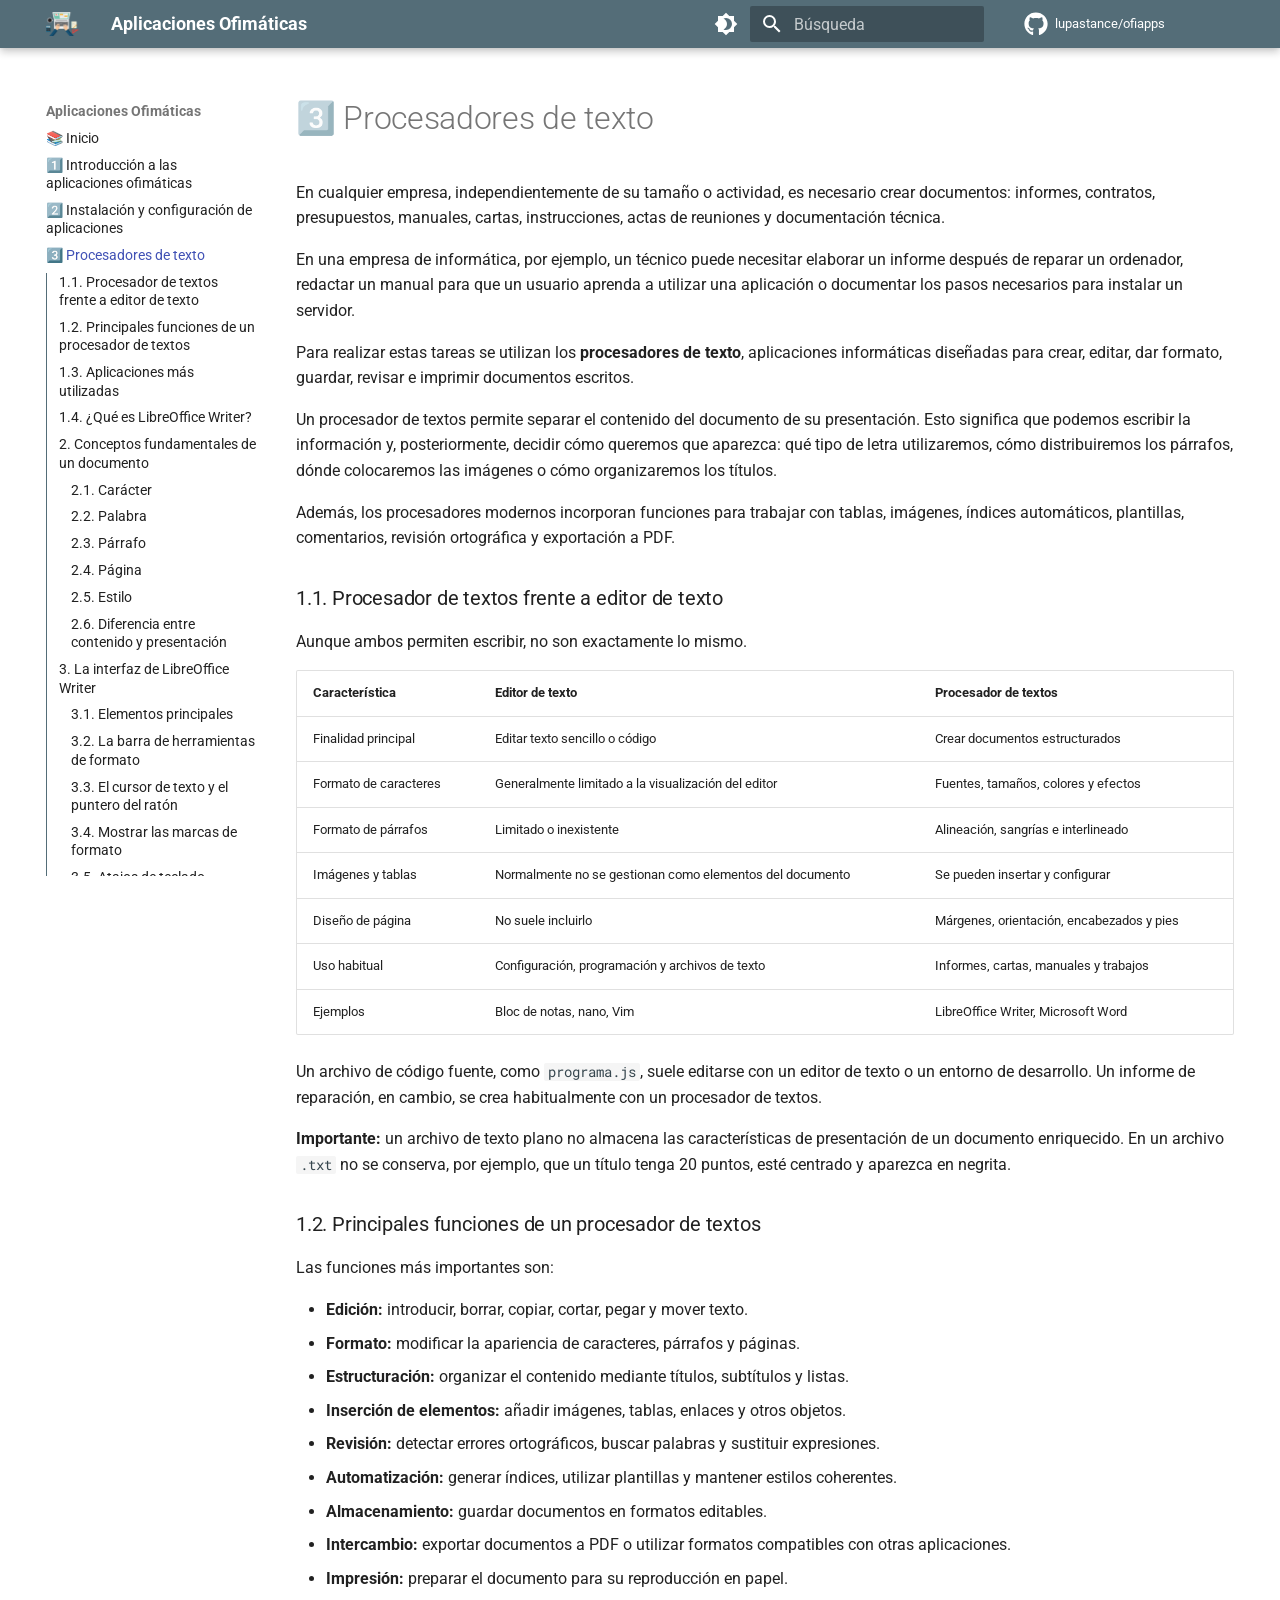
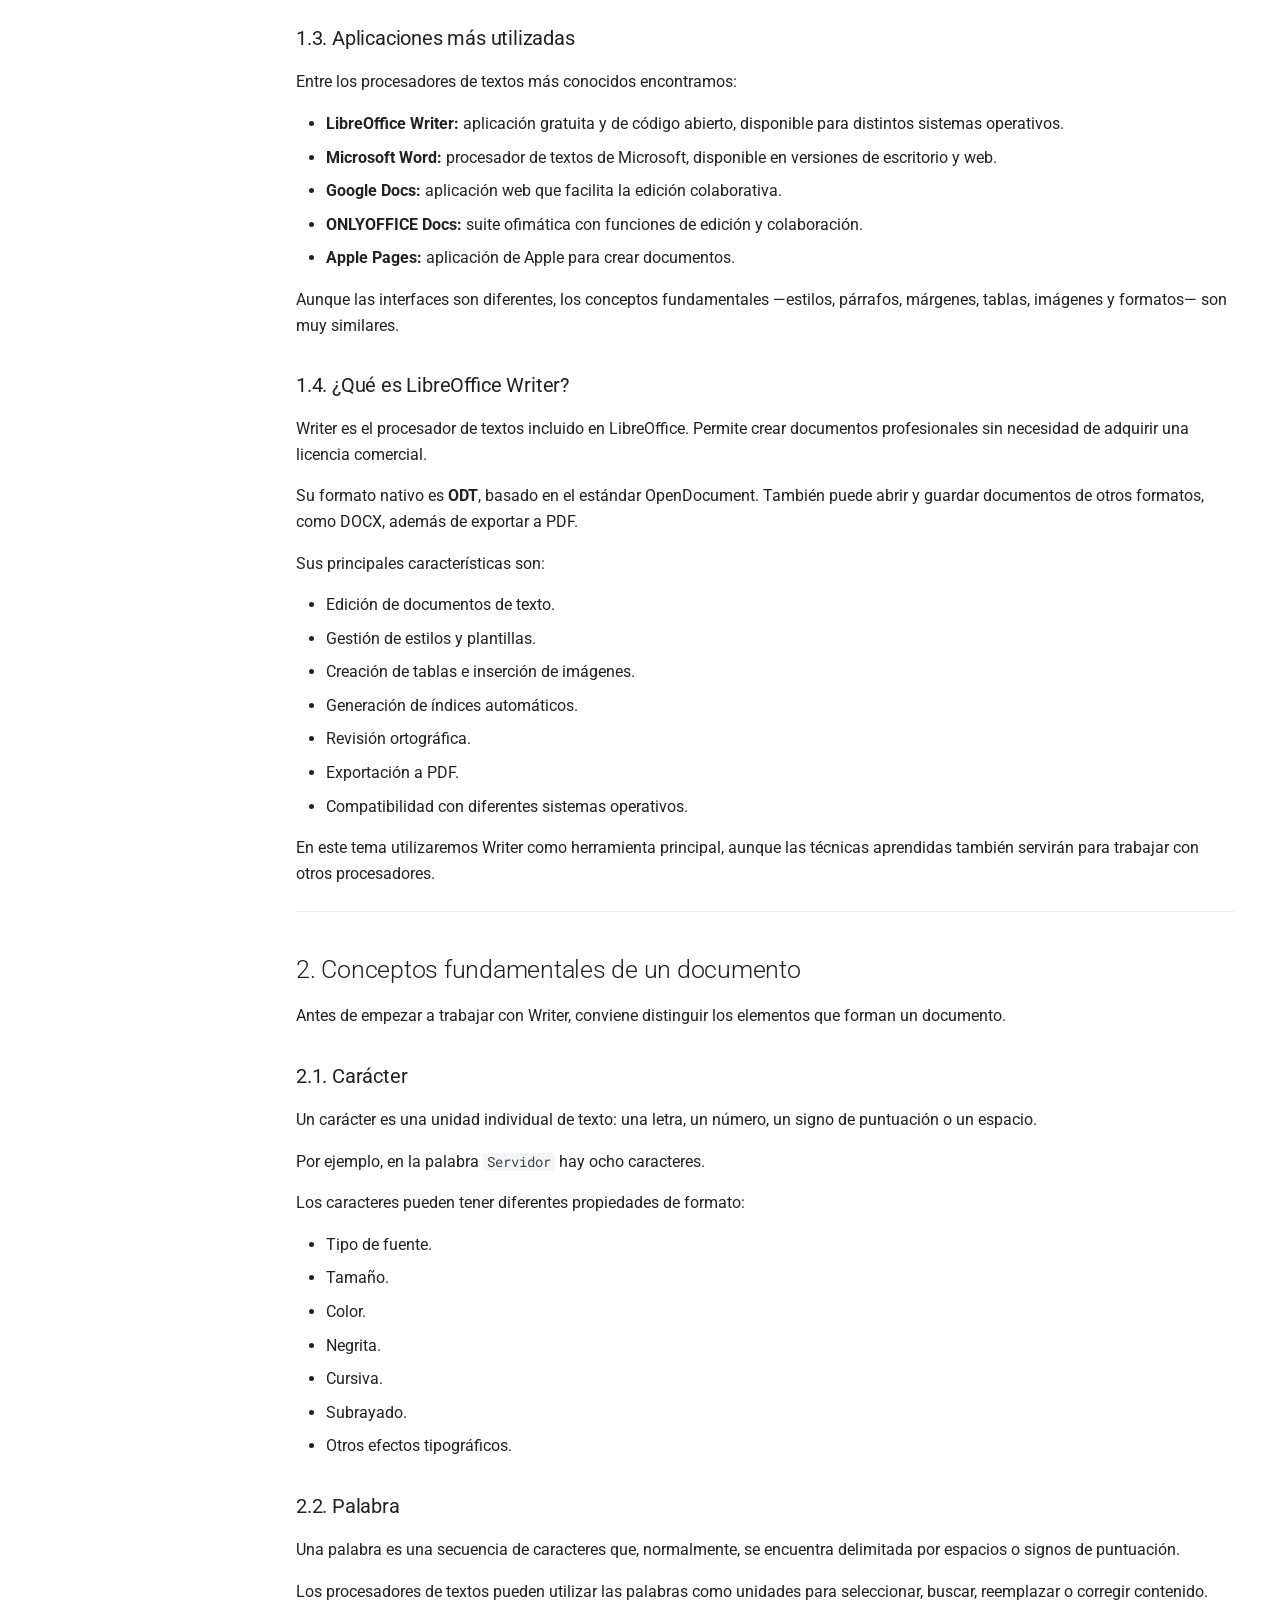
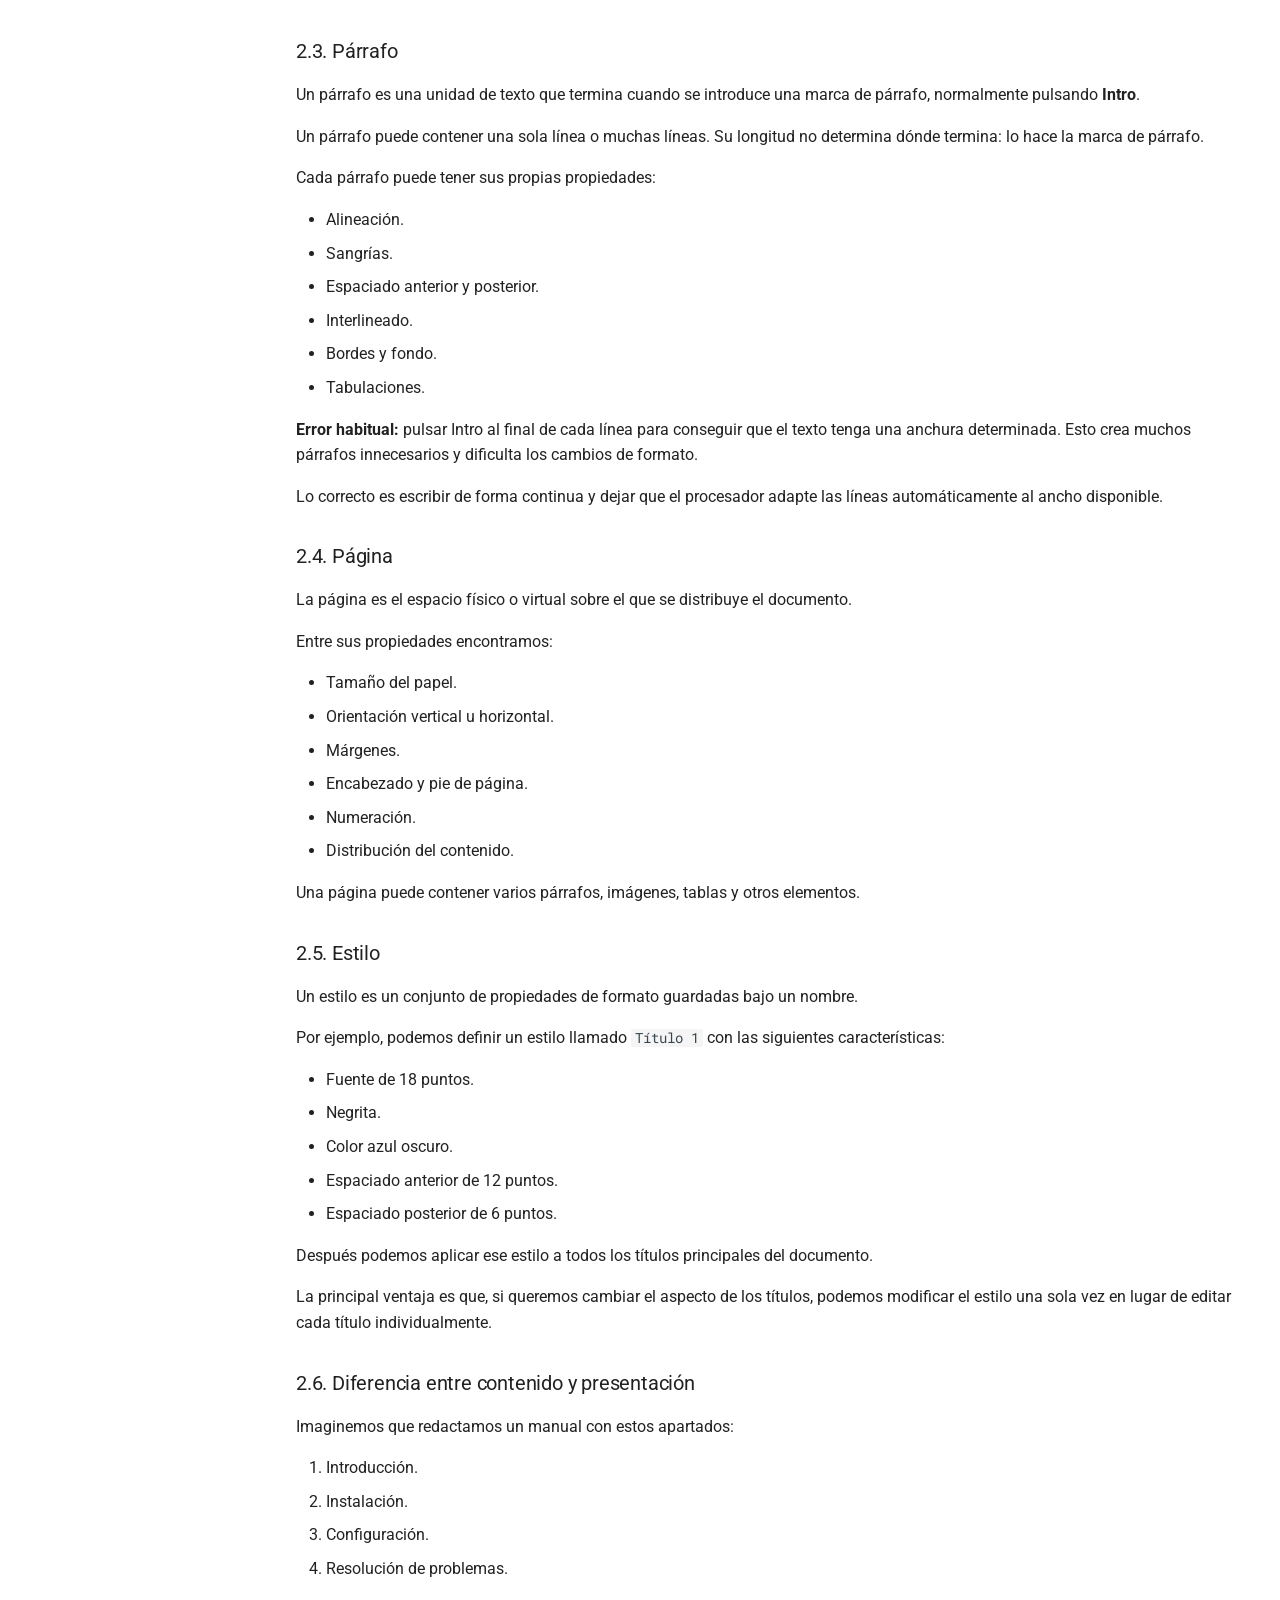
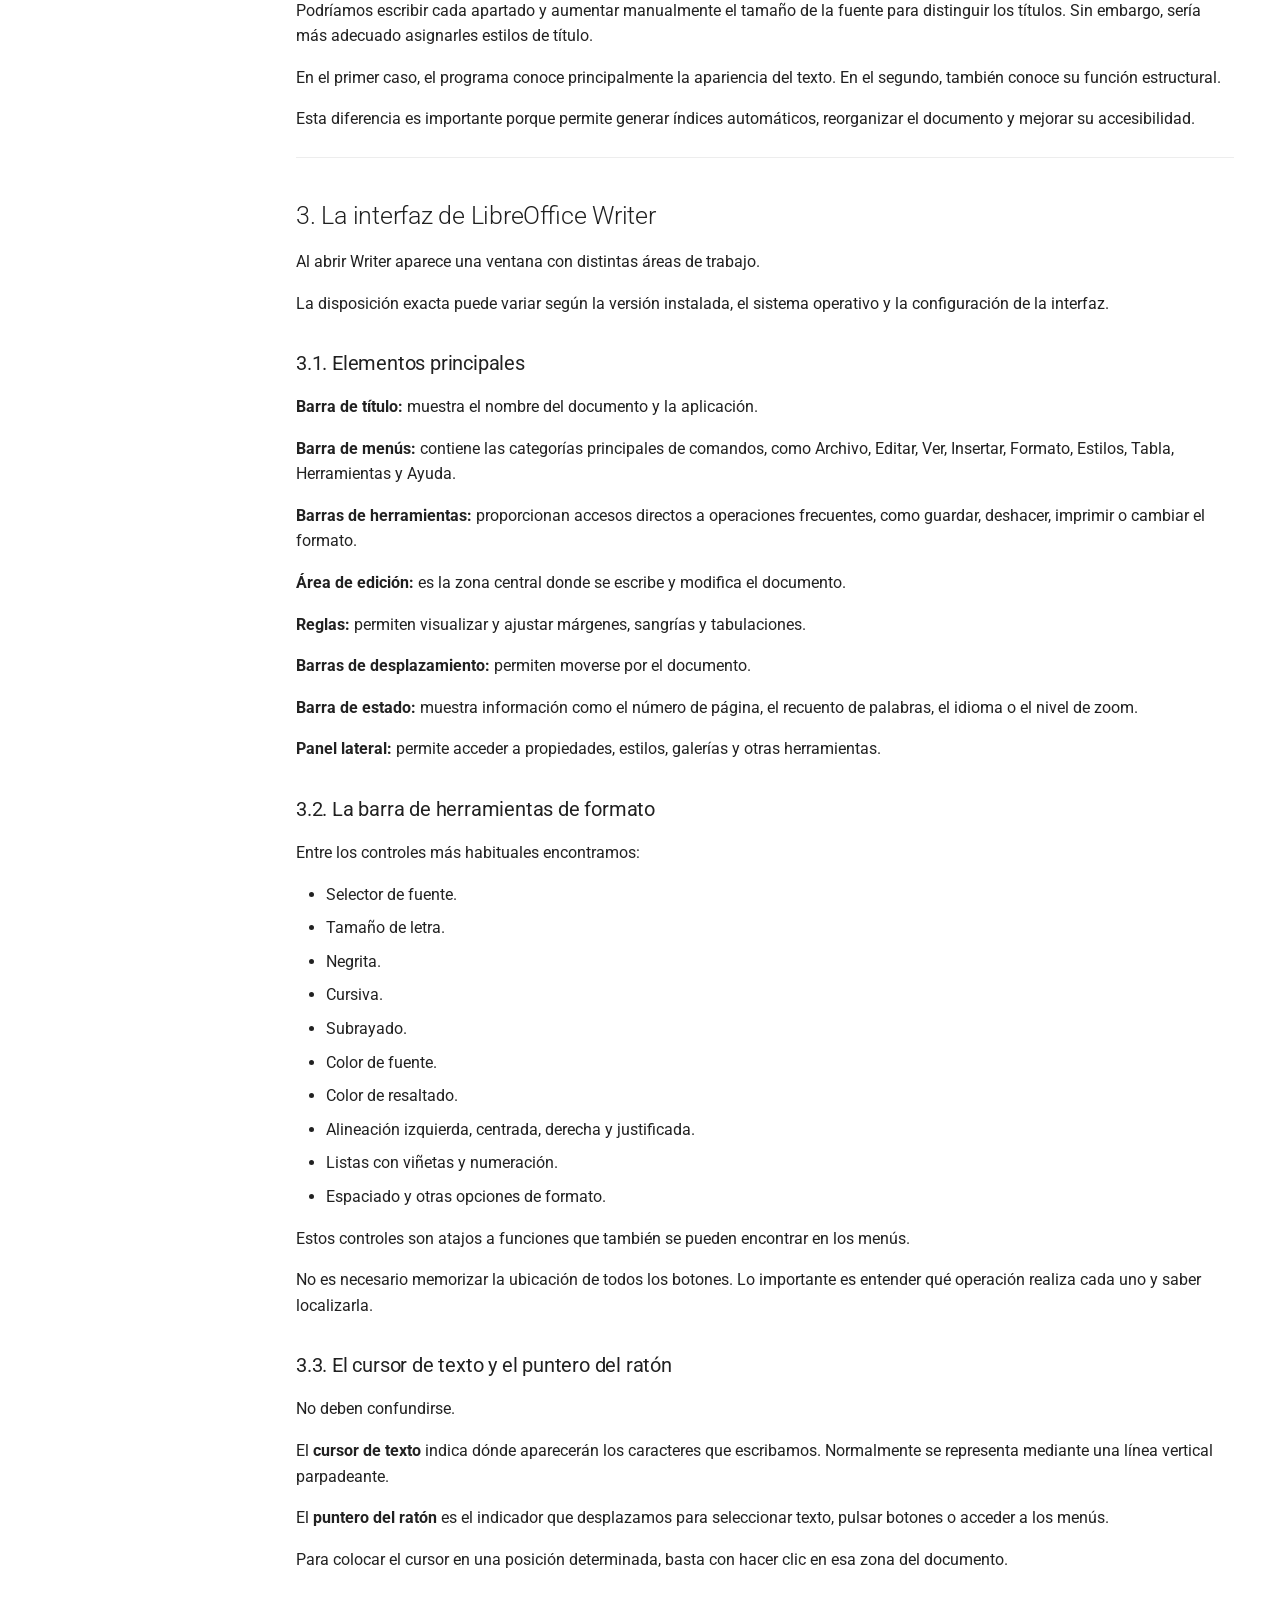
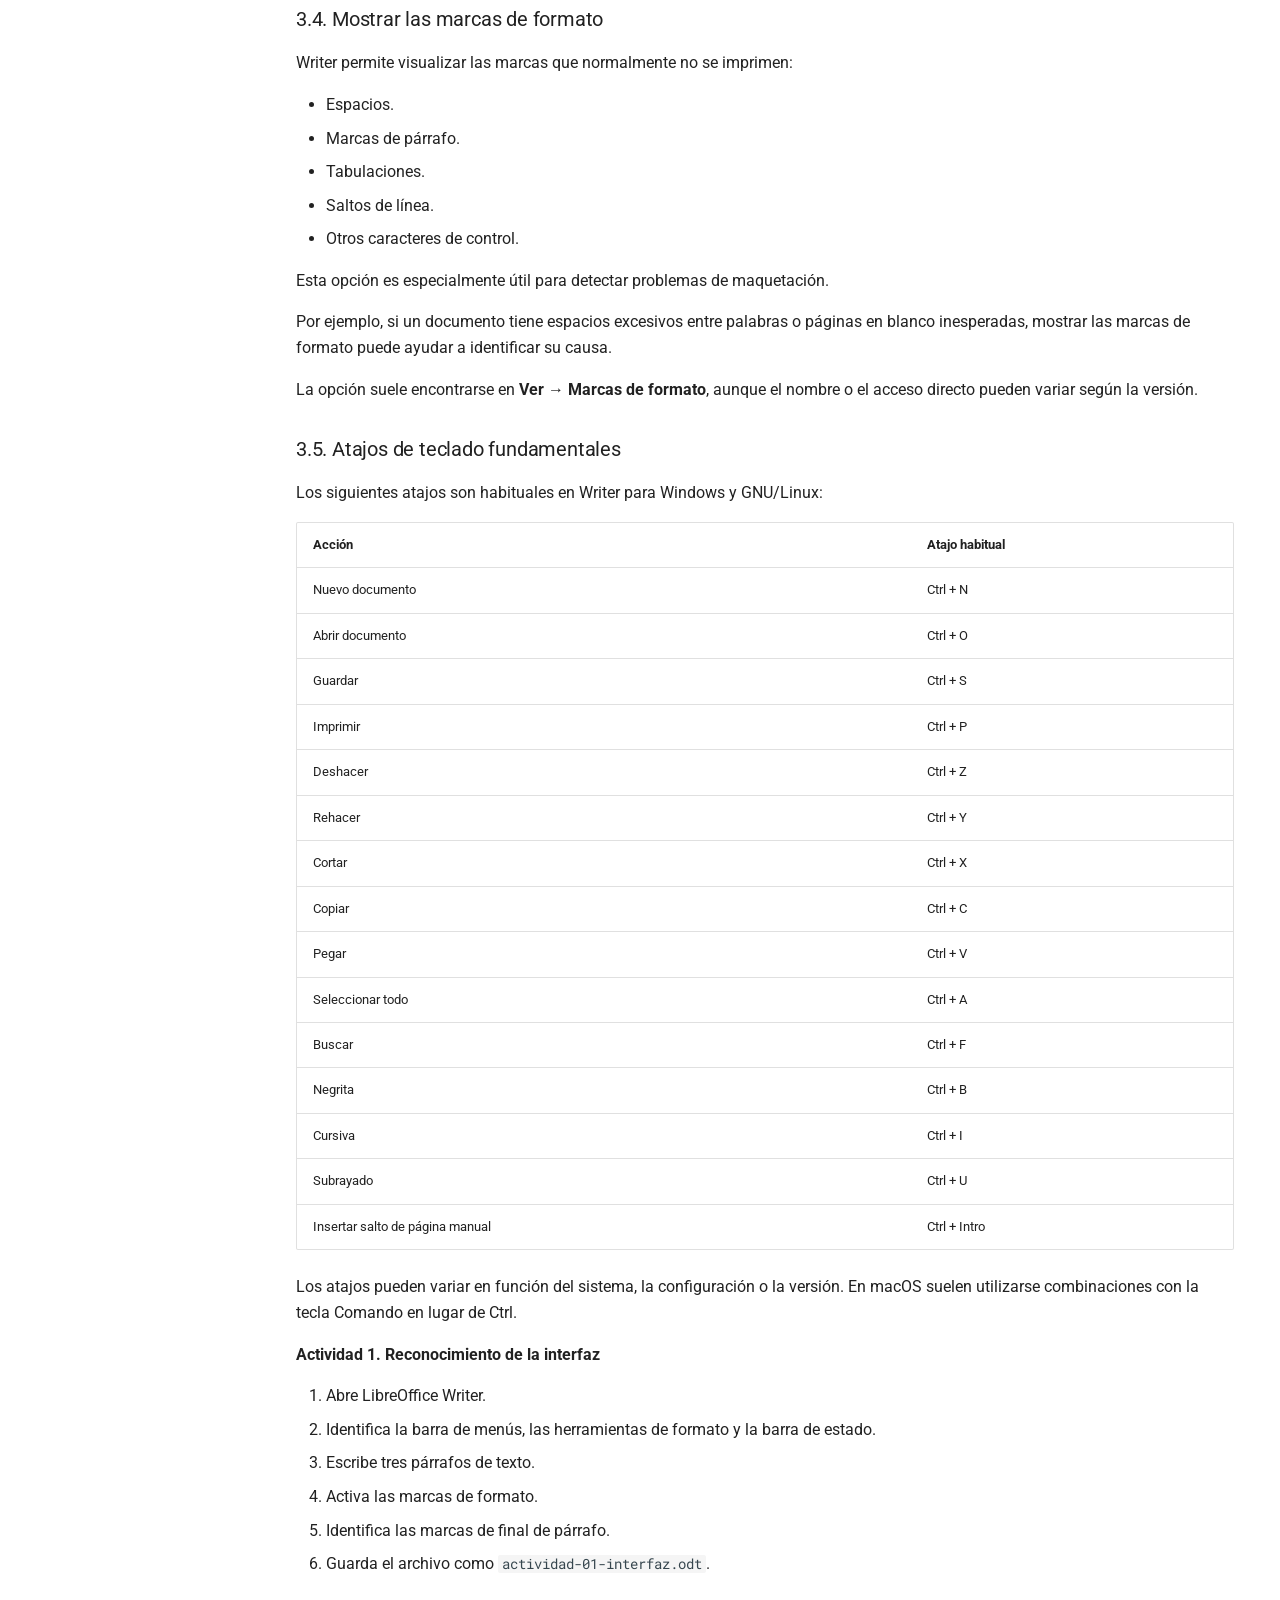
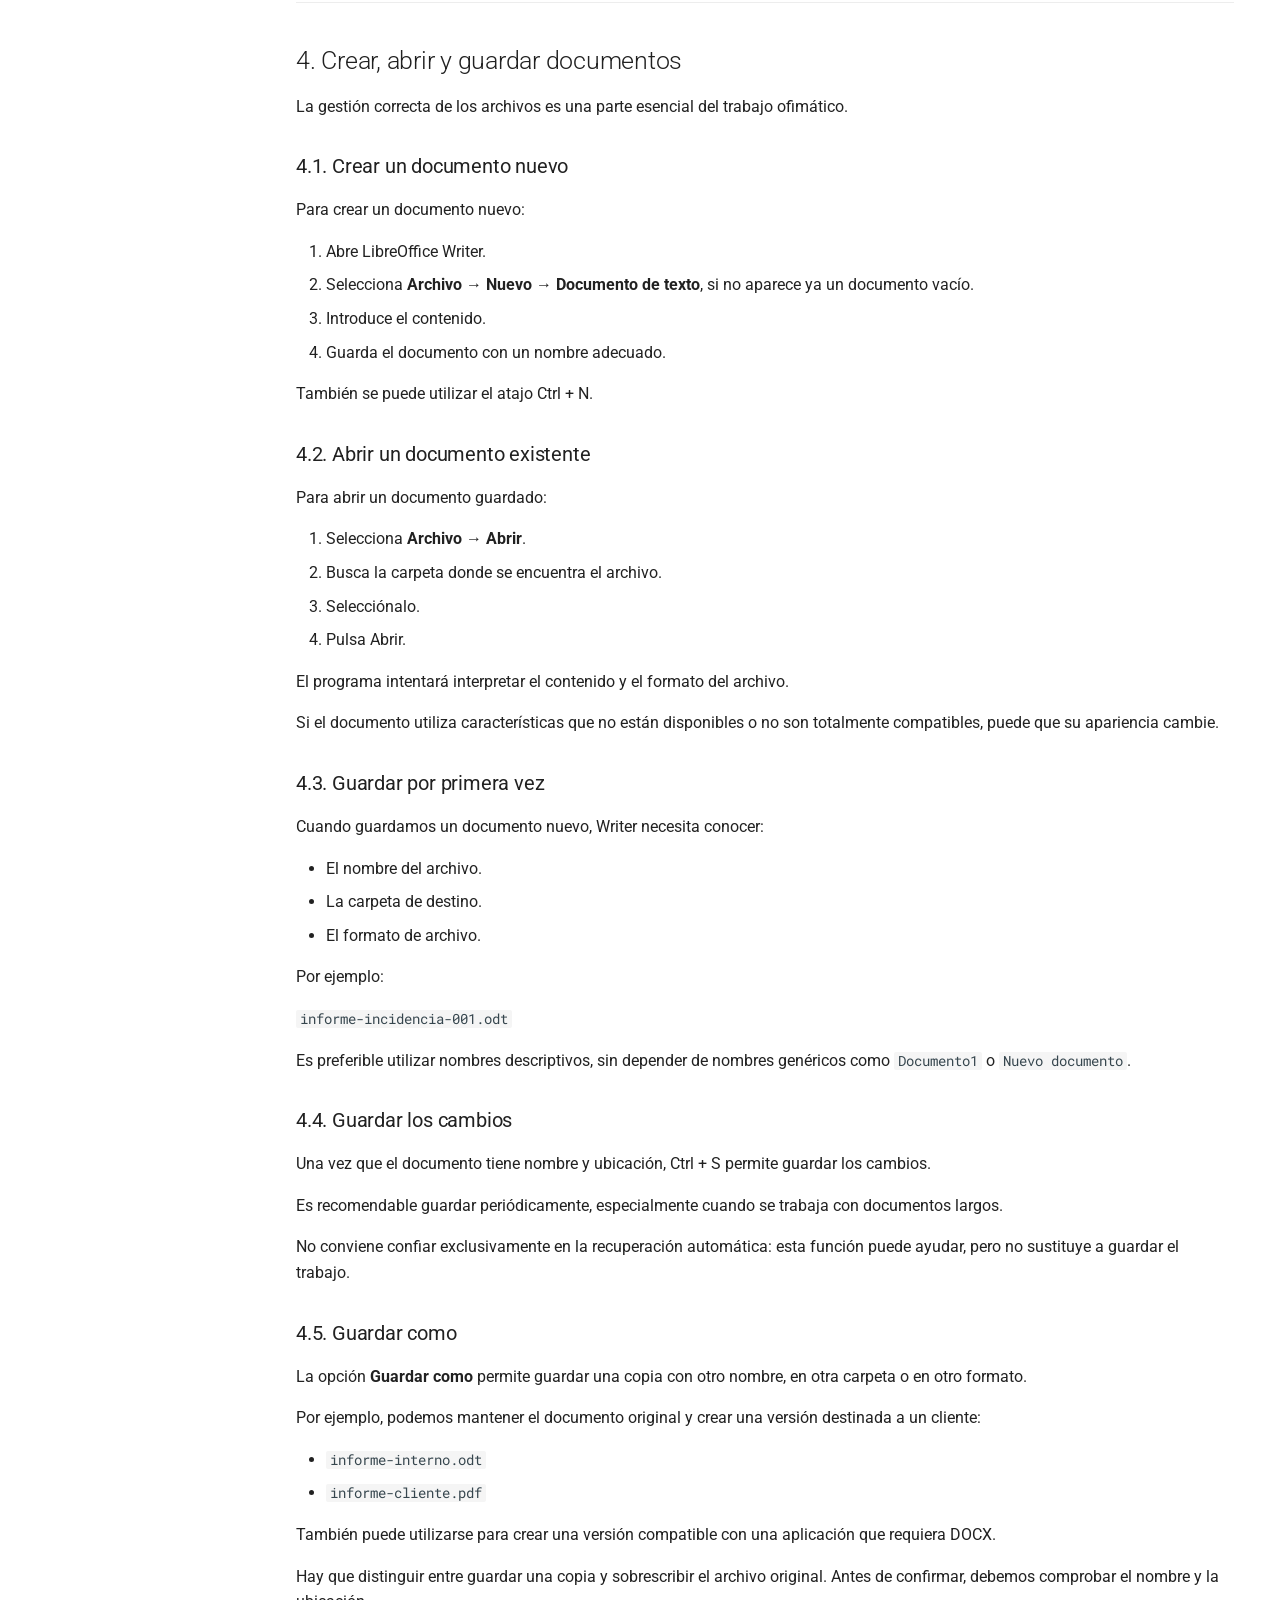
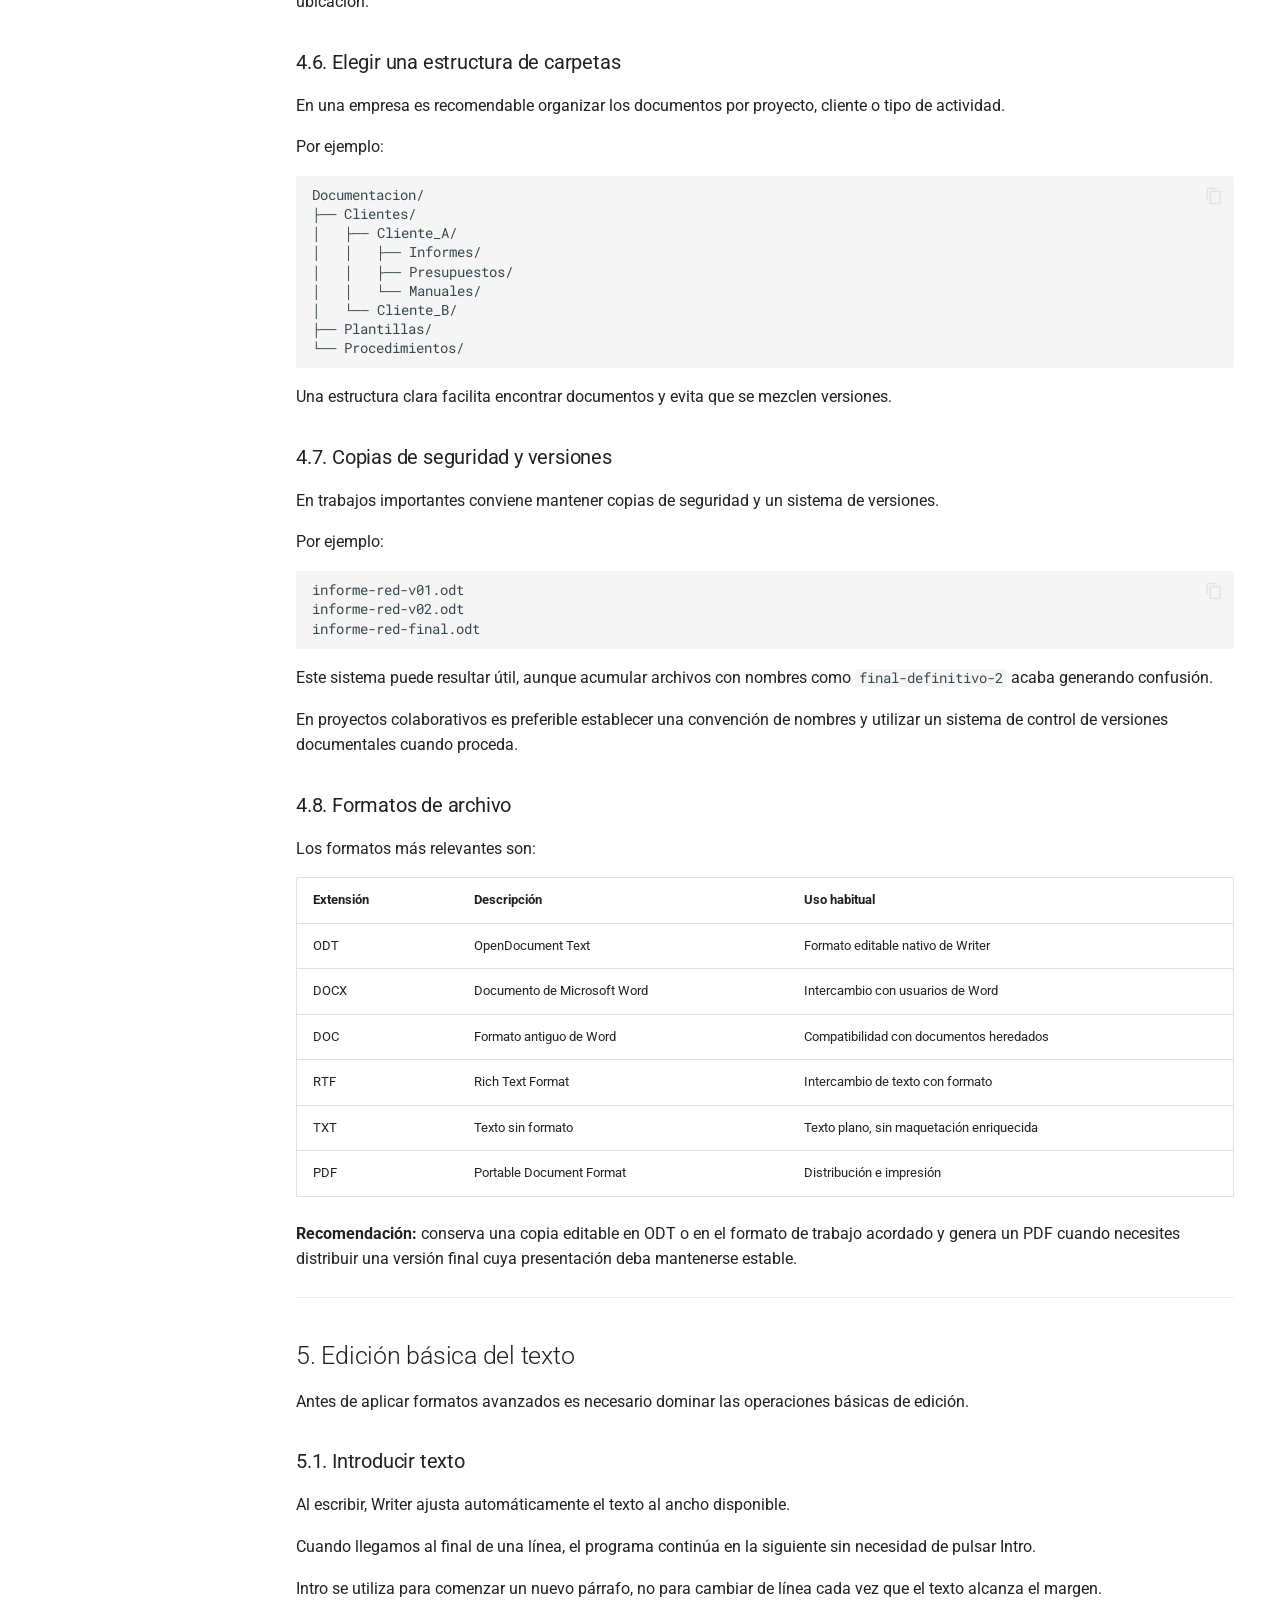
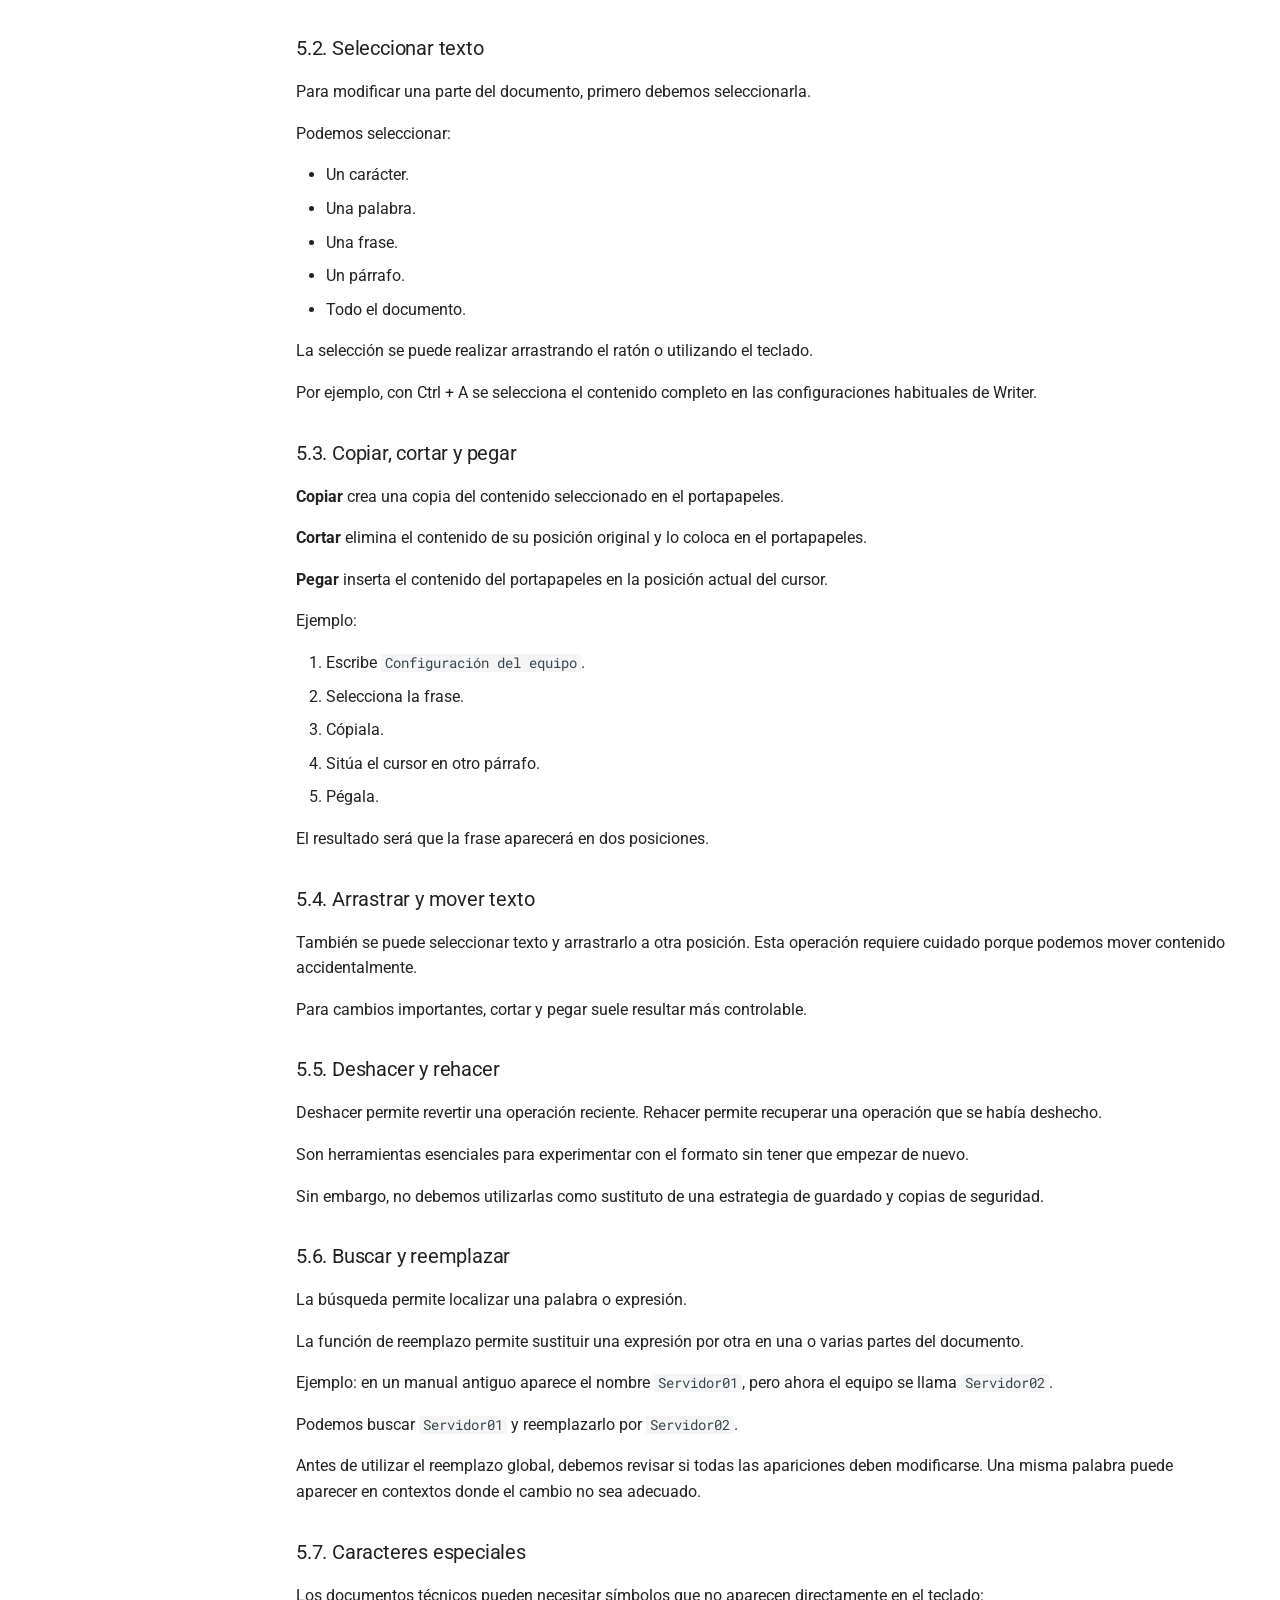
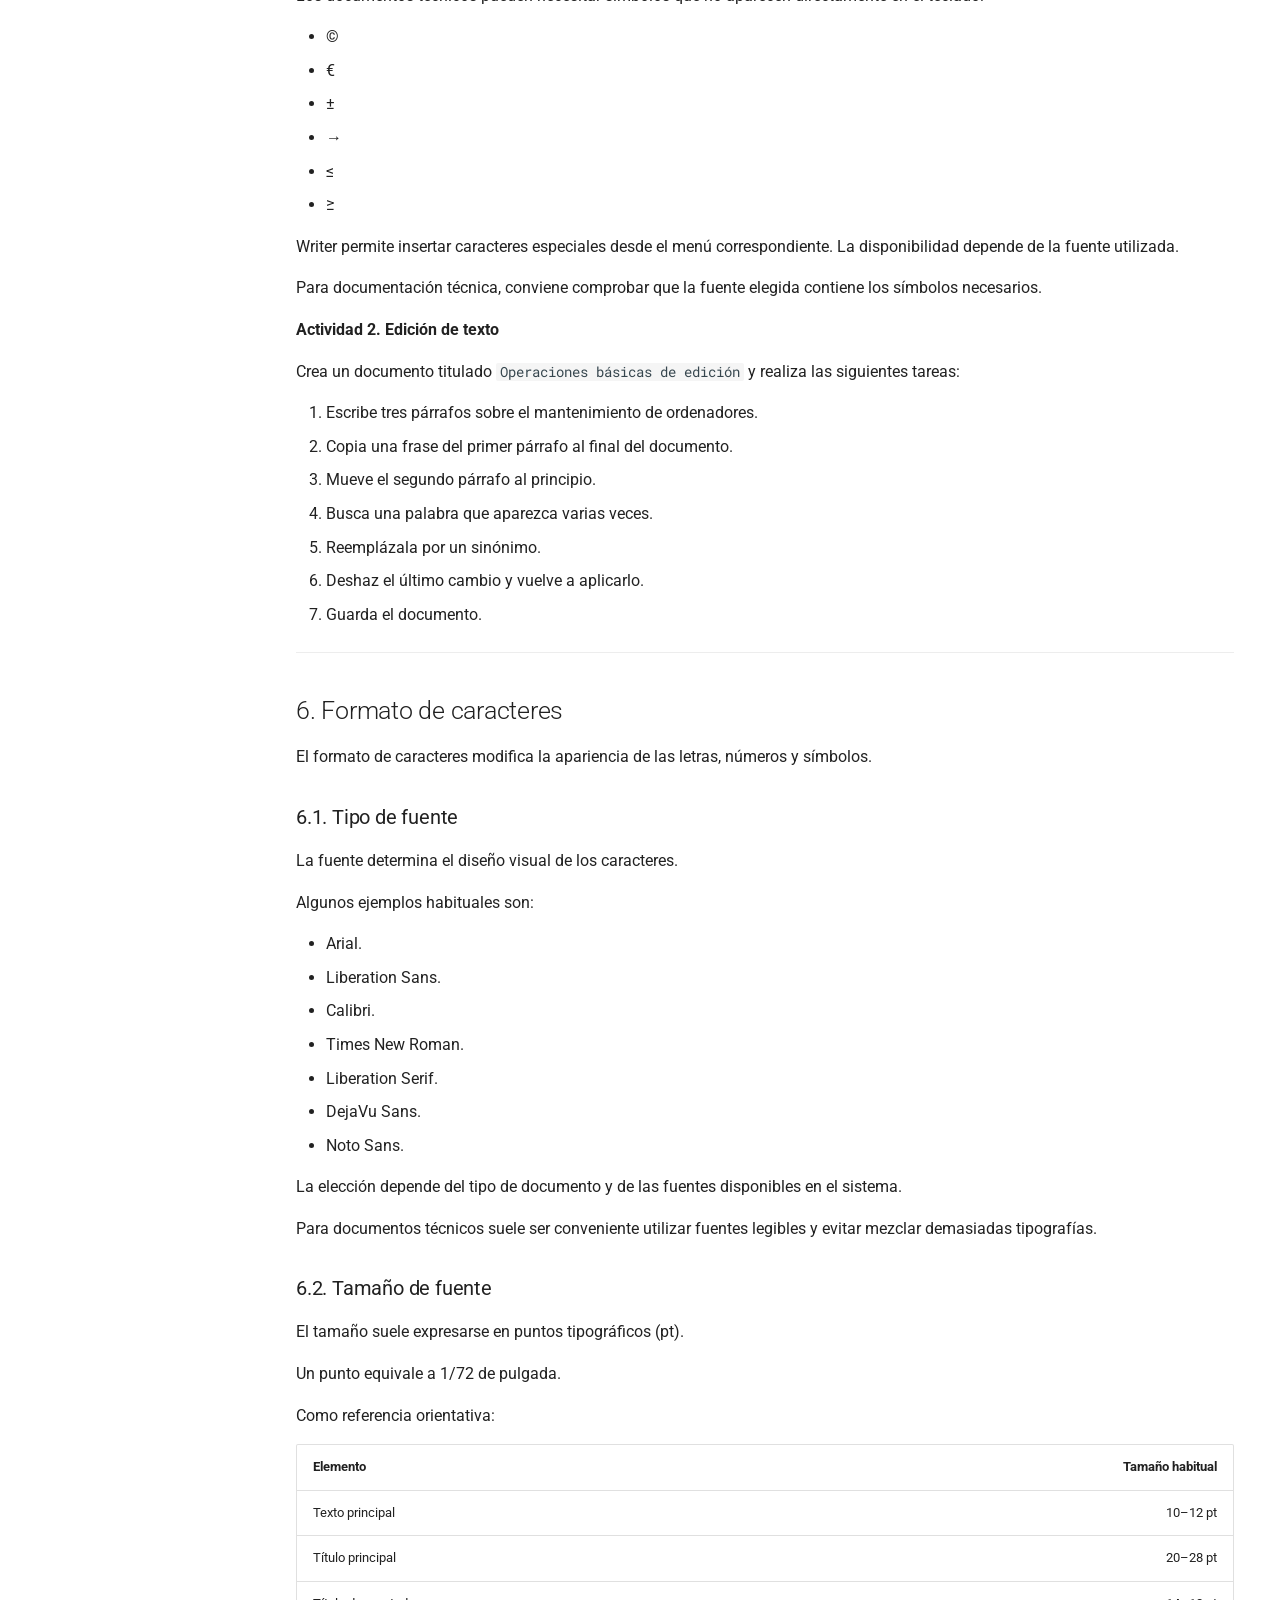
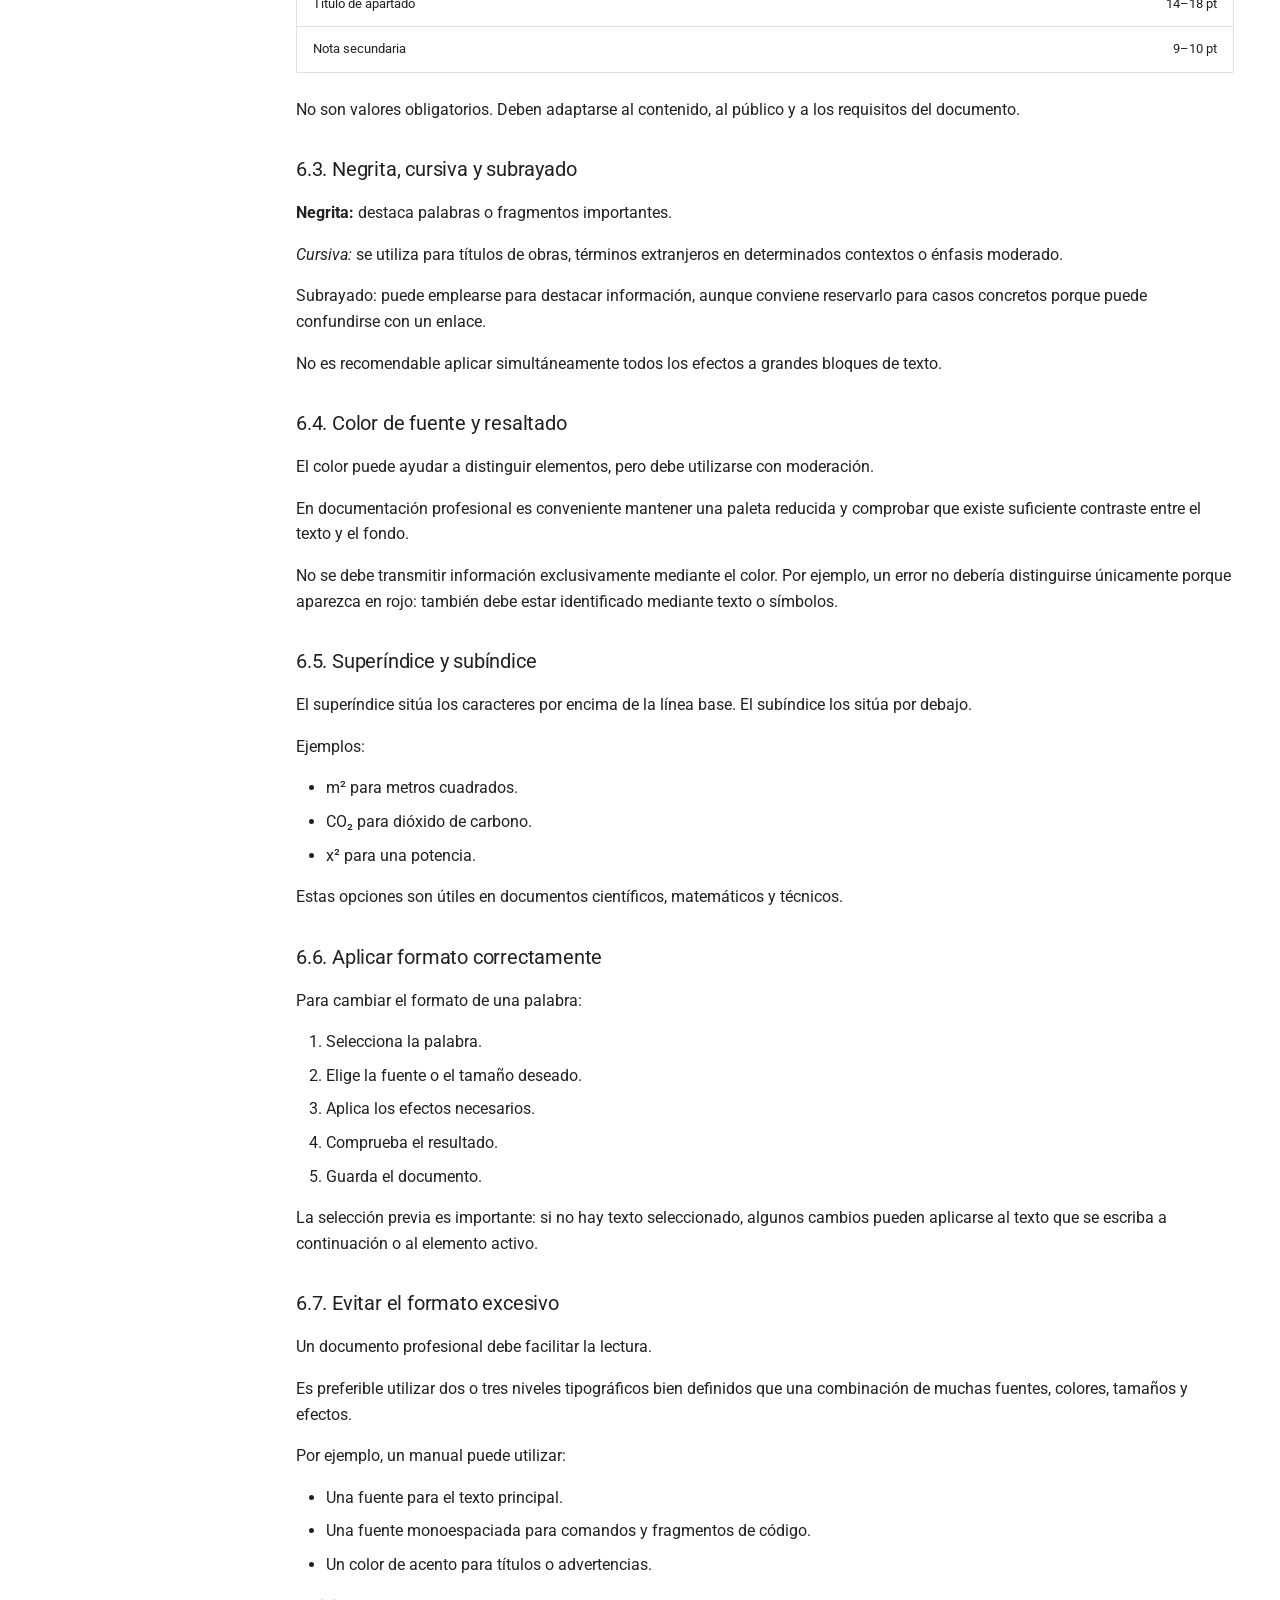
<file: 3/index.html>
<!doctype html>
<html lang="es" class="no-js">
  <head>
    
      <meta charset="utf-8">
      <meta name="viewport" content="width=device-width,initial-scale=1">
      
      
      
        <link rel="canonical" href="https://lupastance.github.io/ofiapps/3/">
      
      
        <link rel="prev" href="../2/">
      
      
        <link rel="next" href="../4/">
      
      
        
      
      
      <link rel="icon" href="../assets/images/favicon.png">
      <meta name="generator" content="mkdocs-ProperDocs 1.6.7, mkdocs-material-9.7.7">
    
    
      
        <title>3️⃣ Procesadores de texto - Aplicaciones Ofimáticas</title>
      
    
    
      <link rel="stylesheet" href="../assets/stylesheets/main.ec1eaa64.min.css">
      
        
        <link rel="stylesheet" href="../assets/stylesheets/palette.ab4e12ef.min.css">
      
      

  
  
  
  
  <style>:root{--md-annotation-icon:url('data:image/svg+xml;charset=utf-8,%3Csvg%20xmlns%3D%22http%3A//www.w3.org/2000/svg%22%20viewBox%3D%220%200%2024%2024%22%3E%3Cpath%20d%3D%22M8.17%202.76A10.1%2010.1%200%200%201%2012%202c1.31%200%202.61.26%203.83.76%201.21.5%202.31%201.24%203.24%202.17s1.67%202.03%202.17%203.24c.5%201.22.76%202.52.76%203.83%200%202.65-1.05%205.2-2.93%207.07A9.97%209.97%200%200%201%2012%2022a10.1%2010.1%200%200%201-3.83-.76%2010%2010%200%200%201-3.24-2.17A9.97%209.97%200%200%201%202%2012c0-2.65%201.05-5.2%202.93-7.07.93-.93%202.03-1.67%203.24-2.17M12%2017l1.56-3.42L17%2012l-3.44-1.56L12%207l-1.57%203.44L7%2012l3.43%201.58z%22/%3E%3C/svg%3E');}</style>


    
    
      
    
    
      
        
        
        <link rel="preconnect" href="https://fonts.gstatic.com" crossorigin>
        <link rel="stylesheet" href="https://fonts.googleapis.com/css?family=Roboto:300,300i,400,400i,700,700i%7CRoboto+Mono:400,400i,700,700i&display=fallback">
        <style>:root{--md-text-font:"Roboto";--md-code-font:"Roboto Mono"}</style>
      
    
    
      <link rel="stylesheet" href="../css/extra.css">
    
    <script>__md_scope=new URL("..",location),__md_hash=e=>[...e].reduce(((e,_)=>(e<<5)-e+_.charCodeAt(0)),0),__md_get=(e,_=localStorage,t=__md_scope)=>JSON.parse(_.getItem(t.pathname+"."+e)),__md_set=(e,_,t=localStorage,a=__md_scope)=>{try{t.setItem(a.pathname+"."+e,JSON.stringify(_))}catch(e){}}</script>
    
      

    
    
  </head>
  
  
    
    
      
    
    
    
    
    <body dir="ltr" data-md-color-scheme="default" data-md-color-primary="blue-grey" data-md-color-accent="pink">
  
    
    <input class="md-toggle" data-md-toggle="drawer" type="checkbox" id="__drawer" autocomplete="off">
    <input class="md-toggle" data-md-toggle="search" type="checkbox" id="__search" autocomplete="off">
    <label class="md-overlay" for="__drawer"></label>
    <div data-md-component="skip">
      
        
        <a href="#3-procesadores-de-texto" class="md-skip">
          Saltar a contenido
        </a>
      
    </div>
    <div data-md-component="announce">
      
    </div>
    
    
      

  

<header class="md-header md-header--shadow" data-md-component="header">
  <nav class="md-header__inner md-grid" aria-label="Cabecera">
    <a href=".." title="Aplicaciones Ofimáticas" class="md-header__button md-logo" aria-label="Aplicaciones Ofimáticas" data-md-component="logo">
      
  <img src="../assets/logo.png" alt="logo">

    </a>
    <label class="md-header__button md-icon" for="__drawer">
      
      <svg xmlns="http://www.w3.org/2000/svg" viewBox="0 0 24 24"><path d="M3 6h18v2H3zm0 5h18v2H3zm0 5h18v2H3z"/></svg>
    </label>
    <div class="md-header__title" data-md-component="header-title">
      <div class="md-header__ellipsis">
        <div class="md-header__topic">
          <span class="md-ellipsis">
            Aplicaciones Ofimáticas
          </span>
        </div>
        <div class="md-header__topic" data-md-component="header-topic">
          <span class="md-ellipsis">
            
              3️⃣ Procesadores de texto
            
          </span>
        </div>
      </div>
    </div>
    
      
        <form class="md-header__option" data-md-component="palette">
  
    
    
    
    <input class="md-option" data-md-color-media="" data-md-color-scheme="default" data-md-color-primary="blue-grey" data-md-color-accent="pink"  aria-label="💤 Cambiar a modo oscuro"  type="radio" name="__palette" id="__palette_0">
    
      <label class="md-header__button md-icon" title="💤 Cambiar a modo oscuro" for="__palette_1" hidden>
        <svg xmlns="http://www.w3.org/2000/svg" viewBox="0 0 24 24"><path d="M12 18c-.89 0-1.74-.2-2.5-.55C11.56 16.5 13 14.42 13 12s-1.44-4.5-3.5-5.45C10.26 6.2 11.11 6 12 6a6 6 0 0 1 6 6 6 6 0 0 1-6 6m8-9.31V4h-4.69L12 .69 8.69 4H4v4.69L.69 12 4 15.31V20h4.69L12 23.31 15.31 20H20v-4.69L23.31 12z"/></svg>
      </label>
    
  
    
    
    
    <input class="md-option" data-md-color-media="" data-md-color-scheme="slate" data-md-color-primary="blue-grey" data-md-color-accent="cyan"  aria-label="👹 Activar el modo psicópata"  type="radio" name="__palette" id="__palette_1">
    
      <label class="md-header__button md-icon" title="👹 Activar el modo psicópata" for="__palette_0" hidden>
        <svg xmlns="http://www.w3.org/2000/svg" viewBox="0 0 24 24"><path d="M12 8a4 4 0 0 0-4 4 4 4 0 0 0 4 4 4 4 0 0 0 4-4 4 4 0 0 0-4-4m0 10a6 6 0 0 1-6-6 6 6 0 0 1 6-6 6 6 0 0 1 6 6 6 6 0 0 1-6 6m8-9.31V4h-4.69L12 .69 8.69 4H4v4.69L.69 12 4 15.31V20h4.69L12 23.31 15.31 20H20v-4.69L23.31 12z"/></svg>
      </label>
    
  
</form>
      
    
    
      <script>var palette=__md_get("__palette");if(palette&&palette.color){if("(prefers-color-scheme)"===palette.color.media){var media=matchMedia("(prefers-color-scheme: light)"),input=document.querySelector(media.matches?"[data-md-color-media='(prefers-color-scheme: light)']":"[data-md-color-media='(prefers-color-scheme: dark)']");palette.color.media=input.getAttribute("data-md-color-media"),palette.color.scheme=input.getAttribute("data-md-color-scheme"),palette.color.primary=input.getAttribute("data-md-color-primary"),palette.color.accent=input.getAttribute("data-md-color-accent")}for(var[key,value]of Object.entries(palette.color))document.body.setAttribute("data-md-color-"+key,value)}</script>
    
    
    
      
      
        <label class="md-header__button md-icon" for="__search">
          
          <svg xmlns="http://www.w3.org/2000/svg" viewBox="0 0 24 24"><path d="M9.5 3A6.5 6.5 0 0 1 16 9.5c0 1.61-.59 3.09-1.56 4.23l.27.27h.79l5 5-1.5 1.5-5-5v-.79l-.27-.27A6.52 6.52 0 0 1 9.5 16 6.5 6.5 0 0 1 3 9.5 6.5 6.5 0 0 1 9.5 3m0 2C7 5 5 7 5 9.5S7 14 9.5 14 14 12 14 9.5 12 5 9.5 5"/></svg>
        </label>
        <div class="md-search" data-md-component="search" role="dialog">
  <label class="md-search__overlay" for="__search"></label>
  <div class="md-search__inner" role="search">
    <form class="md-search__form" name="search">
      <input type="text" class="md-search__input" name="query" aria-label="Búsqueda" placeholder="Búsqueda" autocapitalize="off" autocorrect="off" autocomplete="off" spellcheck="false" data-md-component="search-query" required>
      <label class="md-search__icon md-icon" for="__search">
        
        <svg xmlns="http://www.w3.org/2000/svg" viewBox="0 0 24 24"><path d="M9.5 3A6.5 6.5 0 0 1 16 9.5c0 1.61-.59 3.09-1.56 4.23l.27.27h.79l5 5-1.5 1.5-5-5v-.79l-.27-.27A6.52 6.52 0 0 1 9.5 16 6.5 6.5 0 0 1 3 9.5 6.5 6.5 0 0 1 9.5 3m0 2C7 5 5 7 5 9.5S7 14 9.5 14 14 12 14 9.5 12 5 9.5 5"/></svg>
        
        <svg xmlns="http://www.w3.org/2000/svg" viewBox="0 0 24 24"><path d="M20 11v2H8l5.5 5.5-1.42 1.42L4.16 12l7.92-7.92L13.5 5.5 8 11z"/></svg>
      </label>
      <nav class="md-search__options" aria-label="Buscar">
        
        <button type="reset" class="md-search__icon md-icon" title="Limpiar" aria-label="Limpiar" tabindex="-1">
          
          <svg xmlns="http://www.w3.org/2000/svg" viewBox="0 0 24 24"><path d="M19 6.41 17.59 5 12 10.59 6.41 5 5 6.41 10.59 12 5 17.59 6.41 19 12 13.41 17.59 19 19 17.59 13.41 12z"/></svg>
        </button>
      </nav>
      
        <div class="md-search__suggest" data-md-component="search-suggest"></div>
      
    </form>
    <div class="md-search__output">
      <div class="md-search__scrollwrap" tabindex="0" data-md-scrollfix>
        <div class="md-search-result" data-md-component="search-result">
          <div class="md-search-result__meta">
            Inicializando búsqueda
          </div>
          <ol class="md-search-result__list" role="presentation"></ol>
        </div>
      </div>
    </div>
  </div>
</div>
      
    
    
      <div class="md-header__source">
        <a href="https://github.com/lupastance/ofiapps" title="Ir al repositorio" class="md-source" data-md-component="source">
  <div class="md-source__icon md-icon">
    
    <svg xmlns="http://www.w3.org/2000/svg" viewBox="0 0 512 512"><!--! Font Awesome Free 7.1.0 by @fontawesome - https://fontawesome.com License - https://fontawesome.com/license/free (Icons: CC BY 4.0, Fonts: SIL OFL 1.1, Code: MIT License) Copyright 2025 Fonticons, Inc.--><path d="M173.9 397.4c0 2-2.3 3.6-5.2 3.6-3.3.3-5.6-1.3-5.6-3.6 0-2 2.3-3.6 5.2-3.6 3-.3 5.6 1.3 5.6 3.6m-31.1-4.5c-.7 2 1.3 4.3 4.3 4.9 2.6 1 5.6 0 6.2-2s-1.3-4.3-4.3-5.2c-2.6-.7-5.5.3-6.2 2.3m44.2-1.7c-2.9.7-4.9 2.6-4.6 4.9.3 2 2.9 3.3 5.9 2.6 2.9-.7 4.9-2.6 4.6-4.6-.3-1.9-3-3.2-5.9-2.9M252.8 8C114.1 8 8 113.3 8 252c0 110.9 69.8 205.8 169.5 239.2 12.8 2.3 17.3-5.6 17.3-12.1 0-6.2-.3-40.4-.3-61.4 0 0-70 15-84.7-29.8 0 0-11.4-29.1-27.8-36.6 0 0-22.9-15.7 1.6-15.4 0 0 24.9 2 38.6 25.8 21.9 38.6 58.6 27.5 72.9 20.9 2.3-16 8.8-27.1 16-33.7-55.9-6.2-112.3-14.3-112.3-110.5 0-27.5 7.6-41.3 23.6-58.9-2.6-6.5-11.1-33.3 2.6-67.9 20.9-6.5 69 27 69 27 20-5.6 41.5-8.5 62.8-8.5s42.8 2.9 62.8 8.5c0 0 48.1-33.6 69-27 13.7 34.7 5.2 61.4 2.6 67.9 16 17.7 25.8 31.5 25.8 58.9 0 96.5-58.9 104.2-114.8 110.5 9.2 7.9 17 22.9 17 46.4 0 33.7-.3 75.4-.3 83.6 0 6.5 4.6 14.4 17.3 12.1C436.2 457.8 504 362.9 504 252 504 113.3 391.5 8 252.8 8M105.2 352.9c-1.3 1-1 3.3.7 5.2 1.6 1.6 3.9 2.3 5.2 1 1.3-1 1-3.3-.7-5.2-1.6-1.6-3.9-2.3-5.2-1m-10.8-8.1c-.7 1.3.3 2.9 2.3 3.9 1.6 1 3.6.7 4.3-.7.7-1.3-.3-2.9-2.3-3.9-2-.6-3.6-.3-4.3.7m32.4 35.6c-1.6 1.3-1 4.3 1.3 6.2 2.3 2.3 5.2 2.6 6.5 1 1.3-1.3.7-4.3-1.3-6.2-2.2-2.3-5.2-2.6-6.5-1m-11.4-14.7c-1.6 1-1.6 3.6 0 5.9s4.3 3.3 5.6 2.3c1.6-1.3 1.6-3.9 0-6.2-1.4-2.3-4-3.3-5.6-2"/></svg>
  </div>
  <div class="md-source__repository">
    lupastance/ofiapps
  </div>
</a>
      </div>
    
  </nav>
  
</header>
    
    <div class="md-container" data-md-component="container">
      
      
        
          
        
      
      <main class="md-main" data-md-component="main">
        <div class="md-main__inner md-grid">
          
            
              
              <div class="md-sidebar md-sidebar--primary" data-md-component="sidebar" data-md-type="navigation" >
                <div class="md-sidebar__scrollwrap">
                  <div class="md-sidebar__inner">
                    



  

<nav class="md-nav md-nav--primary md-nav--integrated" aria-label="Navegación" data-md-level="0">
  <label class="md-nav__title" for="__drawer">
    <a href=".." title="Aplicaciones Ofimáticas" class="md-nav__button md-logo" aria-label="Aplicaciones Ofimáticas" data-md-component="logo">
      
  <img src="../assets/logo.png" alt="logo">

    </a>
    Aplicaciones Ofimáticas
  </label>
  
    <div class="md-nav__source">
      <a href="https://github.com/lupastance/ofiapps" title="Ir al repositorio" class="md-source" data-md-component="source">
  <div class="md-source__icon md-icon">
    
    <svg xmlns="http://www.w3.org/2000/svg" viewBox="0 0 512 512"><!--! Font Awesome Free 7.1.0 by @fontawesome - https://fontawesome.com License - https://fontawesome.com/license/free (Icons: CC BY 4.0, Fonts: SIL OFL 1.1, Code: MIT License) Copyright 2025 Fonticons, Inc.--><path d="M173.9 397.4c0 2-2.3 3.6-5.2 3.6-3.3.3-5.6-1.3-5.6-3.6 0-2 2.3-3.6 5.2-3.6 3-.3 5.6 1.3 5.6 3.6m-31.1-4.5c-.7 2 1.3 4.3 4.3 4.9 2.6 1 5.6 0 6.2-2s-1.3-4.3-4.3-5.2c-2.6-.7-5.5.3-6.2 2.3m44.2-1.7c-2.9.7-4.9 2.6-4.6 4.9.3 2 2.9 3.3 5.9 2.6 2.9-.7 4.9-2.6 4.6-4.6-.3-1.9-3-3.2-5.9-2.9M252.8 8C114.1 8 8 113.3 8 252c0 110.9 69.8 205.8 169.5 239.2 12.8 2.3 17.3-5.6 17.3-12.1 0-6.2-.3-40.4-.3-61.4 0 0-70 15-84.7-29.8 0 0-11.4-29.1-27.8-36.6 0 0-22.9-15.7 1.6-15.4 0 0 24.9 2 38.6 25.8 21.9 38.6 58.6 27.5 72.9 20.9 2.3-16 8.8-27.1 16-33.7-55.9-6.2-112.3-14.3-112.3-110.5 0-27.5 7.6-41.3 23.6-58.9-2.6-6.5-11.1-33.3 2.6-67.9 20.9-6.5 69 27 69 27 20-5.6 41.5-8.5 62.8-8.5s42.8 2.9 62.8 8.5c0 0 48.1-33.6 69-27 13.7 34.7 5.2 61.4 2.6 67.9 16 17.7 25.8 31.5 25.8 58.9 0 96.5-58.9 104.2-114.8 110.5 9.2 7.9 17 22.9 17 46.4 0 33.7-.3 75.4-.3 83.6 0 6.5 4.6 14.4 17.3 12.1C436.2 457.8 504 362.9 504 252 504 113.3 391.5 8 252.8 8M105.2 352.9c-1.3 1-1 3.3.7 5.2 1.6 1.6 3.9 2.3 5.2 1 1.3-1 1-3.3-.7-5.2-1.6-1.6-3.9-2.3-5.2-1m-10.8-8.1c-.7 1.3.3 2.9 2.3 3.9 1.6 1 3.6.7 4.3-.7.7-1.3-.3-2.9-2.3-3.9-2-.6-3.6-.3-4.3.7m32.4 35.6c-1.6 1.3-1 4.3 1.3 6.2 2.3 2.3 5.2 2.6 6.5 1 1.3-1.3.7-4.3-1.3-6.2-2.2-2.3-5.2-2.6-6.5-1m-11.4-14.7c-1.6 1-1.6 3.6 0 5.9s4.3 3.3 5.6 2.3c1.6-1.3 1.6-3.9 0-6.2-1.4-2.3-4-3.3-5.6-2"/></svg>
  </div>
  <div class="md-source__repository">
    lupastance/ofiapps
  </div>
</a>
    </div>
  
  <ul class="md-nav__list" data-md-scrollfix>
    
      
      
  
  
  
  
    <li class="md-nav__item">
      <a href=".." class="md-nav__link">
        
  
  
  <span class="md-ellipsis">
    
  
    📚 Inicio
  

    
  </span>
  
  

      </a>
    </li>
  

    
      
      
  
  
  
  
    <li class="md-nav__item">
      <a href="../1/" class="md-nav__link">
        
  
  
  <span class="md-ellipsis">
    
  
    1️⃣ Introducción a las aplicaciones ofimáticas
  

    
  </span>
  
  

      </a>
    </li>
  

    
      
      
  
  
  
  
    <li class="md-nav__item">
      <a href="../2/" class="md-nav__link">
        
  
  
  <span class="md-ellipsis">
    
  
    2️⃣ Instalación y configuración de aplicaciones
  

    
  </span>
  
  

      </a>
    </li>
  

    
      
      
  
  
    
  
  
  
    <li class="md-nav__item md-nav__item--active">
      
      <input class="md-nav__toggle md-toggle" type="checkbox" id="__toc">
      
      
        
      
      
        <label class="md-nav__link md-nav__link--active" for="__toc">
          
  
  
  <span class="md-ellipsis">
    
  
    3️⃣ Procesadores de texto
  

    
  </span>
  
  

          <span class="md-nav__icon md-icon"></span>
        </label>
      
      <a href="./" class="md-nav__link md-nav__link--active">
        
  
  
  <span class="md-ellipsis">
    
  
    3️⃣ Procesadores de texto
  

    
  </span>
  
  

      </a>
      
        

<nav class="md-nav md-nav--secondary" aria-label="Tabla de contenidos">
  
  
  
    
  
  
    <label class="md-nav__title" for="__toc">
      <span class="md-nav__icon md-icon"></span>
      Tabla de contenidos
    </label>
    <ul class="md-nav__list" data-md-component="toc" data-md-scrollfix>
      
        <li class="md-nav__item">
  <a href="#11-procesador-de-textos-frente-a-editor-de-texto" class="md-nav__link">
    <span class="md-ellipsis">
      
        1.1. Procesador de textos frente a editor de texto
      
    </span>
  </a>
  
</li>
      
        <li class="md-nav__item">
  <a href="#12-principales-funciones-de-un-procesador-de-textos" class="md-nav__link">
    <span class="md-ellipsis">
      
        1.2. Principales funciones de un procesador de textos
      
    </span>
  </a>
  
</li>
      
        <li class="md-nav__item">
  <a href="#13-aplicaciones-mas-utilizadas" class="md-nav__link">
    <span class="md-ellipsis">
      
        1.3. Aplicaciones más utilizadas
      
    </span>
  </a>
  
</li>
      
        <li class="md-nav__item">
  <a href="#14-que-es-libreoffice-writer" class="md-nav__link">
    <span class="md-ellipsis">
      
        1.4. ¿Qué es LibreOffice Writer?
      
    </span>
  </a>
  
</li>
      
        <li class="md-nav__item">
  <a href="#2-conceptos-fundamentales-de-un-documento" class="md-nav__link">
    <span class="md-ellipsis">
      
        2. Conceptos fundamentales de un documento
      
    </span>
  </a>
  
    <nav class="md-nav" aria-label="2. Conceptos fundamentales de un documento">
      <ul class="md-nav__list">
        
          <li class="md-nav__item">
  <a href="#21-caracter" class="md-nav__link">
    <span class="md-ellipsis">
      
        2.1. Carácter
      
    </span>
  </a>
  
</li>
        
          <li class="md-nav__item">
  <a href="#22-palabra" class="md-nav__link">
    <span class="md-ellipsis">
      
        2.2. Palabra
      
    </span>
  </a>
  
</li>
        
          <li class="md-nav__item">
  <a href="#23-parrafo" class="md-nav__link">
    <span class="md-ellipsis">
      
        2.3. Párrafo
      
    </span>
  </a>
  
</li>
        
          <li class="md-nav__item">
  <a href="#24-pagina" class="md-nav__link">
    <span class="md-ellipsis">
      
        2.4. Página
      
    </span>
  </a>
  
</li>
        
          <li class="md-nav__item">
  <a href="#25-estilo" class="md-nav__link">
    <span class="md-ellipsis">
      
        2.5. Estilo
      
    </span>
  </a>
  
</li>
        
          <li class="md-nav__item">
  <a href="#26-diferencia-entre-contenido-y-presentacion" class="md-nav__link">
    <span class="md-ellipsis">
      
        2.6. Diferencia entre contenido y presentación
      
    </span>
  </a>
  
</li>
        
      </ul>
    </nav>
  
</li>
      
        <li class="md-nav__item">
  <a href="#3-la-interfaz-de-libreoffice-writer" class="md-nav__link">
    <span class="md-ellipsis">
      
        3. La interfaz de LibreOffice Writer
      
    </span>
  </a>
  
    <nav class="md-nav" aria-label="3. La interfaz de LibreOffice Writer">
      <ul class="md-nav__list">
        
          <li class="md-nav__item">
  <a href="#31-elementos-principales" class="md-nav__link">
    <span class="md-ellipsis">
      
        3.1. Elementos principales
      
    </span>
  </a>
  
</li>
        
          <li class="md-nav__item">
  <a href="#32-la-barra-de-herramientas-de-formato" class="md-nav__link">
    <span class="md-ellipsis">
      
        3.2. La barra de herramientas de formato
      
    </span>
  </a>
  
</li>
        
          <li class="md-nav__item">
  <a href="#33-el-cursor-de-texto-y-el-puntero-del-raton" class="md-nav__link">
    <span class="md-ellipsis">
      
        3.3. El cursor de texto y el puntero del ratón
      
    </span>
  </a>
  
</li>
        
          <li class="md-nav__item">
  <a href="#34-mostrar-las-marcas-de-formato" class="md-nav__link">
    <span class="md-ellipsis">
      
        3.4. Mostrar las marcas de formato
      
    </span>
  </a>
  
</li>
        
          <li class="md-nav__item">
  <a href="#35-atajos-de-teclado-fundamentales" class="md-nav__link">
    <span class="md-ellipsis">
      
        3.5. Atajos de teclado fundamentales
      
    </span>
  </a>
  
</li>
        
      </ul>
    </nav>
  
</li>
      
        <li class="md-nav__item">
  <a href="#4-crear-abrir-y-guardar-documentos" class="md-nav__link">
    <span class="md-ellipsis">
      
        4. Crear, abrir y guardar documentos
      
    </span>
  </a>
  
    <nav class="md-nav" aria-label="4. Crear, abrir y guardar documentos">
      <ul class="md-nav__list">
        
          <li class="md-nav__item">
  <a href="#41-crear-un-documento-nuevo" class="md-nav__link">
    <span class="md-ellipsis">
      
        4.1. Crear un documento nuevo
      
    </span>
  </a>
  
</li>
        
          <li class="md-nav__item">
  <a href="#42-abrir-un-documento-existente" class="md-nav__link">
    <span class="md-ellipsis">
      
        4.2. Abrir un documento existente
      
    </span>
  </a>
  
</li>
        
          <li class="md-nav__item">
  <a href="#43-guardar-por-primera-vez" class="md-nav__link">
    <span class="md-ellipsis">
      
        4.3. Guardar por primera vez
      
    </span>
  </a>
  
</li>
        
          <li class="md-nav__item">
  <a href="#44-guardar-los-cambios" class="md-nav__link">
    <span class="md-ellipsis">
      
        4.4. Guardar los cambios
      
    </span>
  </a>
  
</li>
        
          <li class="md-nav__item">
  <a href="#45-guardar-como" class="md-nav__link">
    <span class="md-ellipsis">
      
        4.5. Guardar como
      
    </span>
  </a>
  
</li>
        
          <li class="md-nav__item">
  <a href="#46-elegir-una-estructura-de-carpetas" class="md-nav__link">
    <span class="md-ellipsis">
      
        4.6. Elegir una estructura de carpetas
      
    </span>
  </a>
  
</li>
        
          <li class="md-nav__item">
  <a href="#47-copias-de-seguridad-y-versiones" class="md-nav__link">
    <span class="md-ellipsis">
      
        4.7. Copias de seguridad y versiones
      
    </span>
  </a>
  
</li>
        
          <li class="md-nav__item">
  <a href="#48-formatos-de-archivo" class="md-nav__link">
    <span class="md-ellipsis">
      
        4.8. Formatos de archivo
      
    </span>
  </a>
  
</li>
        
      </ul>
    </nav>
  
</li>
      
        <li class="md-nav__item">
  <a href="#5-edicion-basica-del-texto" class="md-nav__link">
    <span class="md-ellipsis">
      
        5. Edición básica del texto
      
    </span>
  </a>
  
    <nav class="md-nav" aria-label="5. Edición básica del texto">
      <ul class="md-nav__list">
        
          <li class="md-nav__item">
  <a href="#51-introducir-texto" class="md-nav__link">
    <span class="md-ellipsis">
      
        5.1. Introducir texto
      
    </span>
  </a>
  
</li>
        
          <li class="md-nav__item">
  <a href="#52-seleccionar-texto" class="md-nav__link">
    <span class="md-ellipsis">
      
        5.2. Seleccionar texto
      
    </span>
  </a>
  
</li>
        
          <li class="md-nav__item">
  <a href="#53-copiar-cortar-y-pegar" class="md-nav__link">
    <span class="md-ellipsis">
      
        5.3. Copiar, cortar y pegar
      
    </span>
  </a>
  
</li>
        
          <li class="md-nav__item">
  <a href="#54-arrastrar-y-mover-texto" class="md-nav__link">
    <span class="md-ellipsis">
      
        5.4. Arrastrar y mover texto
      
    </span>
  </a>
  
</li>
        
          <li class="md-nav__item">
  <a href="#55-deshacer-y-rehacer" class="md-nav__link">
    <span class="md-ellipsis">
      
        5.5. Deshacer y rehacer
      
    </span>
  </a>
  
</li>
        
          <li class="md-nav__item">
  <a href="#56-buscar-y-reemplazar" class="md-nav__link">
    <span class="md-ellipsis">
      
        5.6. Buscar y reemplazar
      
    </span>
  </a>
  
</li>
        
          <li class="md-nav__item">
  <a href="#57-caracteres-especiales" class="md-nav__link">
    <span class="md-ellipsis">
      
        5.7. Caracteres especiales
      
    </span>
  </a>
  
</li>
        
      </ul>
    </nav>
  
</li>
      
        <li class="md-nav__item">
  <a href="#6-formato-de-caracteres" class="md-nav__link">
    <span class="md-ellipsis">
      
        6. Formato de caracteres
      
    </span>
  </a>
  
    <nav class="md-nav" aria-label="6. Formato de caracteres">
      <ul class="md-nav__list">
        
          <li class="md-nav__item">
  <a href="#61-tipo-de-fuente" class="md-nav__link">
    <span class="md-ellipsis">
      
        6.1. Tipo de fuente
      
    </span>
  </a>
  
</li>
        
          <li class="md-nav__item">
  <a href="#62-tamano-de-fuente" class="md-nav__link">
    <span class="md-ellipsis">
      
        6.2. Tamaño de fuente
      
    </span>
  </a>
  
</li>
        
          <li class="md-nav__item">
  <a href="#63-negrita-cursiva-y-subrayado" class="md-nav__link">
    <span class="md-ellipsis">
      
        6.3. Negrita, cursiva y subrayado
      
    </span>
  </a>
  
</li>
        
          <li class="md-nav__item">
  <a href="#64-color-de-fuente-y-resaltado" class="md-nav__link">
    <span class="md-ellipsis">
      
        6.4. Color de fuente y resaltado
      
    </span>
  </a>
  
</li>
        
          <li class="md-nav__item">
  <a href="#65-superindice-y-subindice" class="md-nav__link">
    <span class="md-ellipsis">
      
        6.5. Superíndice y subíndice
      
    </span>
  </a>
  
</li>
        
          <li class="md-nav__item">
  <a href="#66-aplicar-formato-correctamente" class="md-nav__link">
    <span class="md-ellipsis">
      
        6.6. Aplicar formato correctamente
      
    </span>
  </a>
  
</li>
        
          <li class="md-nav__item">
  <a href="#67-evitar-el-formato-excesivo" class="md-nav__link">
    <span class="md-ellipsis">
      
        6.7. Evitar el formato excesivo
      
    </span>
  </a>
  
</li>
        
      </ul>
    </nav>
  
</li>
      
        <li class="md-nav__item">
  <a href="#7-formato-de-parrafos" class="md-nav__link">
    <span class="md-ellipsis">
      
        7. Formato de párrafos
      
    </span>
  </a>
  
    <nav class="md-nav" aria-label="7. Formato de párrafos">
      <ul class="md-nav__list">
        
          <li class="md-nav__item">
  <a href="#71-alineacion" class="md-nav__link">
    <span class="md-ellipsis">
      
        7.1. Alineación
      
    </span>
  </a>
  
</li>
        
          <li class="md-nav__item">
  <a href="#72-sangrias" class="md-nav__link">
    <span class="md-ellipsis">
      
        7.2. Sangrías
      
    </span>
  </a>
  
</li>
        
          <li class="md-nav__item">
  <a href="#73-espaciado-anterior-y-posterior" class="md-nav__link">
    <span class="md-ellipsis">
      
        7.3. Espaciado anterior y posterior
      
    </span>
  </a>
  
</li>
        
          <li class="md-nav__item">
  <a href="#74-interlineado" class="md-nav__link">
    <span class="md-ellipsis">
      
        7.4. Interlineado
      
    </span>
  </a>
  
</li>
        
          <li class="md-nav__item">
  <a href="#75-bordes-y-fondos-de-parrafo" class="md-nav__link">
    <span class="md-ellipsis">
      
        7.5. Bordes y fondos de párrafo
      
    </span>
  </a>
  
</li>
        
          <li class="md-nav__item">
  <a href="#76-evitar-lineas-aisladas" class="md-nav__link">
    <span class="md-ellipsis">
      
        7.6. Evitar líneas aisladas
      
    </span>
  </a>
  
</li>
        
      </ul>
    </nav>
  
</li>
      
        <li class="md-nav__item">
  <a href="#8-estilos-y-estructura-del-documento" class="md-nav__link">
    <span class="md-ellipsis">
      
        8. Estilos y estructura del documento
      
    </span>
  </a>
  
    <nav class="md-nav" aria-label="8. Estilos y estructura del documento">
      <ul class="md-nav__list">
        
          <li class="md-nav__item">
  <a href="#81-que-es-un-estilo" class="md-nav__link">
    <span class="md-ellipsis">
      
        8.1. ¿Qué es un estilo?
      
    </span>
  </a>
  
</li>
        
          <li class="md-nav__item">
  <a href="#82-tipos-de-estilos" class="md-nav__link">
    <span class="md-ellipsis">
      
        8.2. Tipos de estilos
      
    </span>
  </a>
  
</li>
        
          <li class="md-nav__item">
  <a href="#83-titulo-y-subtitulos" class="md-nav__link">
    <span class="md-ellipsis">
      
        8.3. Título y subtítulos
      
    </span>
  </a>
  
</li>
        
          <li class="md-nav__item">
  <a href="#84-aplicar-un-estilo" class="md-nav__link">
    <span class="md-ellipsis">
      
        8.4. Aplicar un estilo
      
    </span>
  </a>
  
</li>
        
          <li class="md-nav__item">
  <a href="#85-modificar-un-estilo" class="md-nav__link">
    <span class="md-ellipsis">
      
        8.5. Modificar un estilo
      
    </span>
  </a>
  
</li>
        
          <li class="md-nav__item">
  <a href="#86-indices-automaticos" class="md-nav__link">
    <span class="md-ellipsis">
      
        8.6. Índices automáticos
      
    </span>
  </a>
  
</li>
        
          <li class="md-nav__item">
  <a href="#87-el-panel-del-navegador" class="md-nav__link">
    <span class="md-ellipsis">
      
        8.7. El panel del navegador
      
    </span>
  </a>
  
</li>
        
      </ul>
    </nav>
  
</li>
      
        <li class="md-nav__item">
  <a href="#9-listas-numeradas-y-con-vinetas" class="md-nav__link">
    <span class="md-ellipsis">
      
        9. Listas numeradas y con viñetas
      
    </span>
  </a>
  
    <nav class="md-nav" aria-label="9. Listas numeradas y con viñetas">
      <ul class="md-nav__list">
        
          <li class="md-nav__item">
  <a href="#91-listas-con-vinetas" class="md-nav__link">
    <span class="md-ellipsis">
      
        9.1. Listas con viñetas
      
    </span>
  </a>
  
</li>
        
          <li class="md-nav__item">
  <a href="#92-listas-numeradas" class="md-nav__link">
    <span class="md-ellipsis">
      
        9.2. Listas numeradas
      
    </span>
  </a>
  
</li>
        
          <li class="md-nav__item">
  <a href="#93-listas-multinivel" class="md-nav__link">
    <span class="md-ellipsis">
      
        9.3. Listas multinivel
      
    </span>
  </a>
  
</li>
        
          <li class="md-nav__item">
  <a href="#94-buenas-practicas" class="md-nav__link">
    <span class="md-ellipsis">
      
        9.4. Buenas prácticas
      
    </span>
  </a>
  
</li>
        
      </ul>
    </nav>
  
</li>
      
        <li class="md-nav__item">
  <a href="#10-tabulaciones-y-alineacion-de-datos" class="md-nav__link">
    <span class="md-ellipsis">
      
        10. Tabulaciones y alineación de datos
      
    </span>
  </a>
  
    <nav class="md-nav" aria-label="10. Tabulaciones y alineación de datos">
      <ul class="md-nav__list">
        
          <li class="md-nav__item">
  <a href="#101-tipos-de-tabulaciones" class="md-nav__link">
    <span class="md-ellipsis">
      
        10.1. Tipos de tabulaciones
      
    </span>
  </a>
  
</li>
        
          <li class="md-nav__item">
  <a href="#102-tabulaciones-frente-a-espacios" class="md-nav__link">
    <span class="md-ellipsis">
      
        10.2. Tabulaciones frente a espacios
      
    </span>
  </a>
  
</li>
        
          <li class="md-nav__item">
  <a href="#103-lideres-de-tabulacion" class="md-nav__link">
    <span class="md-ellipsis">
      
        10.3. Líderes de tabulación
      
    </span>
  </a>
  
</li>
        
      </ul>
    </nav>
  
</li>
      
        <li class="md-nav__item">
  <a href="#11-configuracion-de-pagina" class="md-nav__link">
    <span class="md-ellipsis">
      
        11. Configuración de página
      
    </span>
  </a>
  
    <nav class="md-nav" aria-label="11. Configuración de página">
      <ul class="md-nav__list">
        
          <li class="md-nav__item">
  <a href="#111-tamano-del-papel" class="md-nav__link">
    <span class="md-ellipsis">
      
        11.1. Tamaño del papel
      
    </span>
  </a>
  
</li>
        
          <li class="md-nav__item">
  <a href="#112-orientacion" class="md-nav__link">
    <span class="md-ellipsis">
      
        11.2. Orientación
      
    </span>
  </a>
  
</li>
        
          <li class="md-nav__item">
  <a href="#113-margenes" class="md-nav__link">
    <span class="md-ellipsis">
      
        11.3. Márgenes
      
    </span>
  </a>
  
</li>
        
          <li class="md-nav__item">
  <a href="#114-saltos-de-pagina" class="md-nav__link">
    <span class="md-ellipsis">
      
        11.4. Saltos de página
      
    </span>
  </a>
  
</li>
        
          <li class="md-nav__item">
  <a href="#115-cambiar-la-configuracion" class="md-nav__link">
    <span class="md-ellipsis">
      
        11.5. Cambiar la configuración
      
    </span>
  </a>
  
</li>
        
      </ul>
    </nav>
  
</li>
      
        <li class="md-nav__item">
  <a href="#12-encabezados-pies-de-pagina-y-numeracion" class="md-nav__link">
    <span class="md-ellipsis">
      
        12. Encabezados, pies de página y numeración
      
    </span>
  </a>
  
    <nav class="md-nav" aria-label="12. Encabezados, pies de página y numeración">
      <ul class="md-nav__list">
        
          <li class="md-nav__item">
  <a href="#121-encabezado" class="md-nav__link">
    <span class="md-ellipsis">
      
        12.1. Encabezado
      
    </span>
  </a>
  
</li>
        
          <li class="md-nav__item">
  <a href="#122-pie-de-pagina" class="md-nav__link">
    <span class="md-ellipsis">
      
        12.2. Pie de página
      
    </span>
  </a>
  
</li>
        
          <li class="md-nav__item">
  <a href="#123-numeracion-automatica" class="md-nav__link">
    <span class="md-ellipsis">
      
        12.3. Numeración automática
      
    </span>
  </a>
  
</li>
        
          <li class="md-nav__item">
  <a href="#124-numero-de-pagina-y-total-de-paginas" class="md-nav__link">
    <span class="md-ellipsis">
      
        12.4. Número de página y total de páginas
      
    </span>
  </a>
  
</li>
        
          <li class="md-nav__item">
  <a href="#125-primera-pagina-diferente" class="md-nav__link">
    <span class="md-ellipsis">
      
        12.5. Primera página diferente
      
    </span>
  </a>
  
</li>
        
      </ul>
    </nav>
  
</li>
      
        <li class="md-nav__item">
  <a href="#13-tablas" class="md-nav__link">
    <span class="md-ellipsis">
      
        13. Tablas
      
    </span>
  </a>
  
    <nav class="md-nav" aria-label="13. Tablas">
      <ul class="md-nav__list">
        
          <li class="md-nav__item">
  <a href="#131-filas-columnas-y-celdas" class="md-nav__link">
    <span class="md-ellipsis">
      
        13.1. Filas, columnas y celdas
      
    </span>
  </a>
  
</li>
        
          <li class="md-nav__item">
  <a href="#132-insertar-una-tabla" class="md-nav__link">
    <span class="md-ellipsis">
      
        13.2. Insertar una tabla
      
    </span>
  </a>
  
</li>
        
          <li class="md-nav__item">
  <a href="#133-modificar-la-estructura" class="md-nav__link">
    <span class="md-ellipsis">
      
        13.3. Modificar la estructura
      
    </span>
  </a>
  
</li>
        
          <li class="md-nav__item">
  <a href="#134-formato-de-tablas" class="md-nav__link">
    <span class="md-ellipsis">
      
        13.4. Formato de tablas
      
    </span>
  </a>
  
</li>
        
          <li class="md-nav__item">
  <a href="#135-tablas-frente-a-espacios" class="md-nav__link">
    <span class="md-ellipsis">
      
        13.5. Tablas frente a espacios
      
    </span>
  </a>
  
</li>
        
      </ul>
    </nav>
  
</li>
      
        <li class="md-nav__item">
  <a href="#14-insercion-de-imagenes-y-otros-elementos" class="md-nav__link">
    <span class="md-ellipsis">
      
        14. Inserción de imágenes y otros elementos
      
    </span>
  </a>
  
    <nav class="md-nav" aria-label="14. Inserción de imágenes y otros elementos">
      <ul class="md-nav__list">
        
          <li class="md-nav__item">
  <a href="#141-insertar-una-imagen" class="md-nav__link">
    <span class="md-ellipsis">
      
        14.1. Insertar una imagen
      
    </span>
  </a>
  
</li>
        
          <li class="md-nav__item">
  <a href="#142-ajuste-de-texto" class="md-nav__link">
    <span class="md-ellipsis">
      
        14.2. Ajuste de texto
      
    </span>
  </a>
  
</li>
        
          <li class="md-nav__item">
  <a href="#143-anclaje" class="md-nav__link">
    <span class="md-ellipsis">
      
        14.3. Anclaje
      
    </span>
  </a>
  
</li>
        
          <li class="md-nav__item">
  <a href="#144-redimensionar-sin-deformar" class="md-nav__link">
    <span class="md-ellipsis">
      
        14.4. Redimensionar sin deformar
      
    </span>
  </a>
  
</li>
        
          <li class="md-nav__item">
  <a href="#145-leyendas-y-referencias" class="md-nav__link">
    <span class="md-ellipsis">
      
        14.5. Leyendas y referencias
      
    </span>
  </a>
  
</li>
        
          <li class="md-nav__item">
  <a href="#146-derechos-de-uso-y-privacidad" class="md-nav__link">
    <span class="md-ellipsis">
      
        14.6. Derechos de uso y privacidad
      
    </span>
  </a>
  
</li>
        
      </ul>
    </nav>
  
</li>
      
        <li class="md-nav__item">
  <a href="#15-revision-ortografica-y-linguistica" class="md-nav__link">
    <span class="md-ellipsis">
      
        15. Revisión ortográfica y lingüística
      
    </span>
  </a>
  
    <nav class="md-nav" aria-label="15. Revisión ortográfica y lingüística">
      <ul class="md-nav__list">
        
          <li class="md-nav__item">
  <a href="#151-corrector-ortografico" class="md-nav__link">
    <span class="md-ellipsis">
      
        15.1. Corrector ortográfico
      
    </span>
  </a>
  
</li>
        
          <li class="md-nav__item">
  <a href="#152-diccionarios-y-terminos-tecnicos" class="md-nav__link">
    <span class="md-ellipsis">
      
        15.2. Diccionarios y términos técnicos
      
    </span>
  </a>
  
</li>
        
          <li class="md-nav__item">
  <a href="#153-buscar-y-reemplazar" class="md-nav__link">
    <span class="md-ellipsis">
      
        15.3. Buscar y reemplazar
      
    </span>
  </a>
  
</li>
        
          <li class="md-nav__item">
  <a href="#154-comentarios-y-control-de-cambios" class="md-nav__link">
    <span class="md-ellipsis">
      
        15.4. Comentarios y control de cambios
      
    </span>
  </a>
  
</li>
        
          <li class="md-nav__item">
  <a href="#155-redaccion-profesional" class="md-nav__link">
    <span class="md-ellipsis">
      
        15.5. Redacción profesional
      
    </span>
  </a>
  
</li>
        
      </ul>
    </nav>
  
</li>
      
        <li class="md-nav__item">
  <a href="#16-plantillas-y-automatizacion" class="md-nav__link">
    <span class="md-ellipsis">
      
        16. Plantillas y automatización
      
    </span>
  </a>
  
    <nav class="md-nav" aria-label="16. Plantillas y automatización">
      <ul class="md-nav__list">
        
          <li class="md-nav__item">
  <a href="#161-que-es-una-plantilla" class="md-nav__link">
    <span class="md-ellipsis">
      
        16.1. ¿Qué es una plantilla?
      
    </span>
  </a>
  
</li>
        
          <li class="md-nav__item">
  <a href="#162-ventajas-de-las-plantillas" class="md-nav__link">
    <span class="md-ellipsis">
      
        16.2. Ventajas de las plantillas
      
    </span>
  </a>
  
</li>
        
          <li class="md-nav__item">
  <a href="#163-ejemplo-de-plantilla-de-incidencia" class="md-nav__link">
    <span class="md-ellipsis">
      
        16.3. Ejemplo de plantilla de incidencia
      
    </span>
  </a>
  
</li>
        
          <li class="md-nav__item">
  <a href="#164-campos-automaticos" class="md-nav__link">
    <span class="md-ellipsis">
      
        16.4. Campos automáticos
      
    </span>
  </a>
  
</li>
        
          <li class="md-nav__item">
  <a href="#165-generacion-de-indices" class="md-nav__link">
    <span class="md-ellipsis">
      
        16.5. Generación de índices
      
    </span>
  </a>
  
</li>
        
      </ul>
    </nav>
  
</li>
      
        <li class="md-nav__item">
  <a href="#17-exportacion-a-pdf-y-compatibilidad" class="md-nav__link">
    <span class="md-ellipsis">
      
        17. Exportación a PDF y compatibilidad
      
    </span>
  </a>
  
    <nav class="md-nav" aria-label="17. Exportación a PDF y compatibilidad">
      <ul class="md-nav__list">
        
          <li class="md-nav__item">
  <a href="#171-odt" class="md-nav__link">
    <span class="md-ellipsis">
      
        17.1. ODT
      
    </span>
  </a>
  
</li>
        
          <li class="md-nav__item">
  <a href="#172-docx" class="md-nav__link">
    <span class="md-ellipsis">
      
        17.2. DOCX
      
    </span>
  </a>
  
</li>
        
          <li class="md-nav__item">
  <a href="#173-pdf" class="md-nav__link">
    <span class="md-ellipsis">
      
        17.3. PDF
      
    </span>
  </a>
  
</li>
        
          <li class="md-nav__item">
  <a href="#174-exportar-a-pdf" class="md-nav__link">
    <span class="md-ellipsis">
      
        17.4. Exportar a PDF
      
    </span>
  </a>
  
</li>
        
          <li class="md-nav__item">
  <a href="#175-compatibilidad-y-fuentes" class="md-nav__link">
    <span class="md-ellipsis">
      
        17.5. Compatibilidad y fuentes
      
    </span>
  </a>
  
</li>
        
          <li class="md-nav__item">
  <a href="#176-que-formato-debemos-entregar" class="md-nav__link">
    <span class="md-ellipsis">
      
        17.6. ¿Qué formato debemos entregar?
      
    </span>
  </a>
  
</li>
        
      </ul>
    </nav>
  
</li>
      
        <li class="md-nav__item">
  <a href="#18-accesibilidad-y-buenas-practicas" class="md-nav__link">
    <span class="md-ellipsis">
      
        18. Accesibilidad y buenas prácticas
      
    </span>
  </a>
  
    <nav class="md-nav" aria-label="18. Accesibilidad y buenas prácticas">
      <ul class="md-nav__list">
        
          <li class="md-nav__item">
  <a href="#181-estructura-semantica" class="md-nav__link">
    <span class="md-ellipsis">
      
        18.1. Estructura semántica
      
    </span>
  </a>
  
</li>
        
          <li class="md-nav__item">
  <a href="#182-contraste-y-legibilidad" class="md-nav__link">
    <span class="md-ellipsis">
      
        18.2. Contraste y legibilidad
      
    </span>
  </a>
  
</li>
        
          <li class="md-nav__item">
  <a href="#183-imagenes-informativas" class="md-nav__link">
    <span class="md-ellipsis">
      
        18.3. Imágenes informativas
      
    </span>
  </a>
  
</li>
        
          <li class="md-nav__item">
  <a href="#184-tablas-accesibles" class="md-nav__link">
    <span class="md-ellipsis">
      
        18.4. Tablas accesibles
      
    </span>
  </a>
  
</li>
        
          <li class="md-nav__item">
  <a href="#185-documentos-profesionales" class="md-nav__link">
    <span class="md-ellipsis">
      
        18.5. Documentos profesionales
      
    </span>
  </a>
  
</li>
        
      </ul>
    </nav>
  
</li>
      
        <li class="md-nav__item">
  <a href="#19-practica-guiada-crear-un-informe-tecnico" class="md-nav__link">
    <span class="md-ellipsis">
      
        19. Práctica guiada: crear un informe técnico
      
    </span>
  </a>
  
    <nav class="md-nav" aria-label="19. Práctica guiada: crear un informe técnico">
      <ul class="md-nav__list">
        
          <li class="md-nav__item">
  <a href="#situacion-profesional" class="md-nav__link">
    <span class="md-ellipsis">
      
        Situación profesional
      
    </span>
  </a>
  
</li>
        
          <li class="md-nav__item">
  <a href="#paso-1-crear-el-documento" class="md-nav__link">
    <span class="md-ellipsis">
      
        Paso 1. Crear el documento
      
    </span>
  </a>
  
</li>
        
          <li class="md-nav__item">
  <a href="#paso-2-introducir-el-contenido" class="md-nav__link">
    <span class="md-ellipsis">
      
        Paso 2. Introducir el contenido
      
    </span>
  </a>
  
</li>
        
          <li class="md-nav__item">
  <a href="#paso-3-aplicar-estilos" class="md-nav__link">
    <span class="md-ellipsis">
      
        Paso 3. Aplicar estilos
      
    </span>
  </a>
  
</li>
        
          <li class="md-nav__item">
  <a href="#paso-4-configurar-la-pagina" class="md-nav__link">
    <span class="md-ellipsis">
      
        Paso 4. Configurar la página
      
    </span>
  </a>
  
</li>
        
          <li class="md-nav__item">
  <a href="#paso-5-insertar-una-tabla" class="md-nav__link">
    <span class="md-ellipsis">
      
        Paso 5. Insertar una tabla
      
    </span>
  </a>
  
</li>
        
          <li class="md-nav__item">
  <a href="#paso-6-revisar-el-documento" class="md-nav__link">
    <span class="md-ellipsis">
      
        Paso 6. Revisar el documento
      
    </span>
  </a>
  
</li>
        
          <li class="md-nav__item">
  <a href="#paso-7-exportar" class="md-nav__link">
    <span class="md-ellipsis">
      
        Paso 7. Exportar
      
    </span>
  </a>
  
</li>
        
          <li class="md-nav__item">
  <a href="#resultado-esperado" class="md-nav__link">
    <span class="md-ellipsis">
      
        Resultado esperado
      
    </span>
  </a>
  
</li>
        
      </ul>
    </nav>
  
</li>
      
        <li class="md-nav__item">
  <a href="#20-proyecto-practico-final" class="md-nav__link">
    <span class="md-ellipsis">
      
        20. Proyecto práctico final
      
    </span>
  </a>
  
    <nav class="md-nav" aria-label="20. Proyecto práctico final">
      <ul class="md-nav__list">
        
          <li class="md-nav__item">
  <a href="#elaboracion-de-un-manual-de-mantenimiento-informatico" class="md-nav__link">
    <span class="md-ellipsis">
      
        Elaboración de un manual de mantenimiento informático
      
    </span>
  </a>
  
</li>
        
          <li class="md-nav__item">
  <a href="#requisitos-minimos" class="md-nav__link">
    <span class="md-ellipsis">
      
        Requisitos mínimos
      
    </span>
  </a>
  
</li>
        
          <li class="md-nav__item">
  <a href="#condiciones-de-elaboracion" class="md-nav__link">
    <span class="md-ellipsis">
      
        Condiciones de elaboración
      
    </span>
  </a>
  
</li>
        
          <li class="md-nav__item">
  <a href="#rubrica-de-evaluacion" class="md-nav__link">
    <span class="md-ellipsis">
      
        Rúbrica de evaluación
      
    </span>
  </a>
  
</li>
        
      </ul>
    </nav>
  
</li>
      
        <li class="md-nav__item">
  <a href="#21-ejercicios-de-repaso" class="md-nav__link">
    <span class="md-ellipsis">
      
        21. Ejercicios de repaso
      
    </span>
  </a>
  
    <nav class="md-nav" aria-label="21. Ejercicios de repaso">
      <ul class="md-nav__list">
        
          <li class="md-nav__item">
  <a href="#ejercicio-1-conceptos-basicos" class="md-nav__link">
    <span class="md-ellipsis">
      
        Ejercicio 1. Conceptos básicos
      
    </span>
  </a>
  
</li>
        
          <li class="md-nav__item">
  <a href="#ejercicio-2-formato" class="md-nav__link">
    <span class="md-ellipsis">
      
        Ejercicio 2. Formato
      
    </span>
  </a>
  
</li>
        
          <li class="md-nav__item">
  <a href="#ejercicio-3-parrafos" class="md-nav__link">
    <span class="md-ellipsis">
      
        Ejercicio 3. Párrafos
      
    </span>
  </a>
  
</li>
        
          <li class="md-nav__item">
  <a href="#ejercicio-4-listas" class="md-nav__link">
    <span class="md-ellipsis">
      
        Ejercicio 4. Listas
      
    </span>
  </a>
  
</li>
        
          <li class="md-nav__item">
  <a href="#ejercicio-5-tablas" class="md-nav__link">
    <span class="md-ellipsis">
      
        Ejercicio 5. Tablas
      
    </span>
  </a>
  
</li>
        
          <li class="md-nav__item">
  <a href="#ejercicio-6-formatos" class="md-nav__link">
    <span class="md-ellipsis">
      
        Ejercicio 6. Formatos
      
    </span>
  </a>
  
</li>
        
          <li class="md-nav__item">
  <a href="#ejercicio-7-numeracion" class="md-nav__link">
    <span class="md-ellipsis">
      
        Ejercicio 7. Numeración
      
    </span>
  </a>
  
</li>
        
          <li class="md-nav__item">
  <a href="#ejercicio-8-compatibilidad" class="md-nav__link">
    <span class="md-ellipsis">
      
        Ejercicio 8. Compatibilidad
      
    </span>
  </a>
  
</li>
        
          <li class="md-nav__item">
  <a href="#ejercicio-9-revision" class="md-nav__link">
    <span class="md-ellipsis">
      
        Ejercicio 9. Revisión
      
    </span>
  </a>
  
</li>
        
          <li class="md-nav__item">
  <a href="#ejercicio-10-accesibilidad" class="md-nav__link">
    <span class="md-ellipsis">
      
        Ejercicio 10. Accesibilidad
      
    </span>
  </a>
  
</li>
        
          <li class="md-nav__item">
  <a href="#ejercicio-11-caso-practico" class="md-nav__link">
    <span class="md-ellipsis">
      
        Ejercicio 11. Caso práctico
      
    </span>
  </a>
  
</li>
        
          <li class="md-nav__item">
  <a href="#ejercicio-12-diagnostico-de-errores" class="md-nav__link">
    <span class="md-ellipsis">
      
        Ejercicio 12. Diagnóstico de errores
      
    </span>
  </a>
  
</li>
        
      </ul>
    </nav>
  
</li>
      
        <li class="md-nav__item">
  <a href="#23-resumen-del-tema" class="md-nav__link">
    <span class="md-ellipsis">
      
        23. Resumen del tema
      
    </span>
  </a>
  
</li>
      
    </ul>
  
</nav>
      
    </li>
  

    
      
      
  
  
  
  
    <li class="md-nav__item">
      <a href="../4/" class="md-nav__link">
        
  
  
  <span class="md-ellipsis">
    
  
    4️⃣ Hojas de cálculo
  

    
  </span>
  
  

      </a>
    </li>
  

    
      
      
  
  
  
  
    <li class="md-nav__item">
      <a href="../5/" class="md-nav__link">
        
  
  
  <span class="md-ellipsis">
    
  
    5️⃣Bases de datos ofimáticas
  

    
  </span>
  
  

      </a>
    </li>
  

    
      
      
  
  
  
  
    <li class="md-nav__item">
      <a href="../6/" class="md-nav__link">
        
  
  
  <span class="md-ellipsis">
    
  
    6️⃣ Tratamiento de imágenes digitales
  

    
  </span>
  
  

      </a>
    </li>
  

    
      
      
  
  
  
  
    <li class="md-nav__item">
      <a href="../7/" class="md-nav__link">
        
  
  
  <span class="md-ellipsis">
    
  
    7️⃣ Tratamiento de vídeo digital
  

    
  </span>
  
  

      </a>
    </li>
  

    
      
      
  
  
  
  
    <li class="md-nav__item">
      <a href="../8/" class="md-nav__link">
        
  
  
  <span class="md-ellipsis">
    
  
    8️⃣ Presentaciones multimedia
  

    
  </span>
  
  

      </a>
    </li>
  

    
      
      
  
  
  
  
    <li class="md-nav__item">
      <a href="../9/" class="md-nav__link">
        
  
  
  <span class="md-ellipsis">
    
  
    9️⃣ Correo electrónico y agenda electrónica
  

    
  </span>
  
  

      </a>
    </li>
  

    
      
      
  
  
  
  
    <li class="md-nav__item">
      <a href="../10/" class="md-nav__link">
        
  
  
  <span class="md-ellipsis">
    
  
    1️⃣0️⃣ Soporte al usuario y resolución de incidencias
  

    
  </span>
  
  

      </a>
    </li>
  

    
  </ul>
</nav>
                  </div>
                </div>
              </div>
            
            
          
          
            <div class="md-content" data-md-component="content">
              
              <article class="md-content__inner md-typeset">
                
                  


  
  


<h1 id="3-procesadores-de-texto">3️⃣ Procesadores de texto</h1>
<p>En cualquier empresa, independientemente de su tamaño o actividad, es necesario crear documentos: informes, contratos, presupuestos, manuales, cartas, instrucciones, actas de reuniones y documentación técnica.</p>
<p>En una empresa de informática, por ejemplo, un técnico puede necesitar elaborar un informe después de reparar un ordenador, redactar un manual para que un usuario aprenda a utilizar una aplicación o documentar los pasos necesarios para instalar un servidor.</p>
<p>Para realizar estas tareas se utilizan los <strong>procesadores de texto</strong>, aplicaciones informáticas diseñadas para crear, editar, dar formato, guardar, revisar e imprimir documentos escritos.</p>
<p>Un procesador de textos permite separar el contenido del documento de su presentación. Esto significa que podemos escribir la información y, posteriormente, decidir cómo queremos que aparezca: qué tipo de letra utilizaremos, cómo distribuiremos los párrafos, dónde colocaremos las imágenes o cómo organizaremos los títulos.</p>
<p>Además, los procesadores modernos incorporan funciones para trabajar con tablas, imágenes, índices automáticos, plantillas, comentarios, revisión ortográfica y exportación a PDF.</p>
<h3 id="11-procesador-de-textos-frente-a-editor-de-texto">1.1. Procesador de textos frente a editor de texto</h3>
<p>Aunque ambos permiten escribir, no son exactamente lo mismo.</p>
<table>
<thead>
<tr>
<th>Característica</th>
<th>Editor de texto</th>
<th>Procesador de textos</th>
</tr>
</thead>
<tbody>
<tr>
<td>Finalidad principal</td>
<td>Editar texto sencillo o código</td>
<td>Crear documentos estructurados</td>
</tr>
<tr>
<td>Formato de caracteres</td>
<td>Generalmente limitado a la visualización del editor</td>
<td>Fuentes, tamaños, colores y efectos</td>
</tr>
<tr>
<td>Formato de párrafos</td>
<td>Limitado o inexistente</td>
<td>Alineación, sangrías e interlineado</td>
</tr>
<tr>
<td>Imágenes y tablas</td>
<td>Normalmente no se gestionan como elementos del documento</td>
<td>Se pueden insertar y configurar</td>
</tr>
<tr>
<td>Diseño de página</td>
<td>No suele incluirlo</td>
<td>Márgenes, orientación, encabezados y pies</td>
</tr>
<tr>
<td>Uso habitual</td>
<td>Configuración, programación y archivos de texto</td>
<td>Informes, cartas, manuales y trabajos</td>
</tr>
<tr>
<td>Ejemplos</td>
<td>Bloc de notas, nano, Vim</td>
<td>LibreOffice Writer, Microsoft Word</td>
</tr>
</tbody>
</table>
<p>Un archivo de código fuente, como <code>programa.js</code>, suele editarse con un editor de texto o un entorno de desarrollo. Un informe de reparación, en cambio, se crea habitualmente con un procesador de textos.</p>
<p><strong>Importante:</strong> un archivo de texto plano no almacena las características de presentación de un documento enriquecido. En un archivo <code>.txt</code> no se conserva, por ejemplo, que un título tenga 20 puntos, esté centrado y aparezca en negrita.</p>
<h3 id="12-principales-funciones-de-un-procesador-de-textos">1.2. Principales funciones de un procesador de textos</h3>
<p>Las funciones más importantes son:</p>
<ul>
<li><strong>Edición:</strong> introducir, borrar, copiar, cortar, pegar y mover texto.</li>
<li><strong>Formato:</strong> modificar la apariencia de caracteres, párrafos y páginas.</li>
<li><strong>Estructuración:</strong> organizar el contenido mediante títulos, subtítulos y listas.</li>
<li><strong>Inserción de elementos:</strong> añadir imágenes, tablas, enlaces y otros objetos.</li>
<li><strong>Revisión:</strong> detectar errores ortográficos, buscar palabras y sustituir expresiones.</li>
<li><strong>Automatización:</strong> generar índices, utilizar plantillas y mantener estilos coherentes.</li>
<li><strong>Almacenamiento:</strong> guardar documentos en formatos editables.</li>
<li><strong>Intercambio:</strong> exportar documentos a PDF o utilizar formatos compatibles con otras aplicaciones.</li>
<li><strong>Impresión:</strong> preparar el documento para su reproducción en papel.</li>
</ul>
<h3 id="13-aplicaciones-mas-utilizadas">1.3. Aplicaciones más utilizadas</h3>
<p>Entre los procesadores de textos más conocidos encontramos:</p>
<ul>
<li><strong>LibreOffice Writer:</strong> aplicación gratuita y de código abierto, disponible para distintos sistemas operativos.</li>
<li><strong>Microsoft Word:</strong> procesador de textos de Microsoft, disponible en versiones de escritorio y web.</li>
<li><strong>Google Docs:</strong> aplicación web que facilita la edición colaborativa.</li>
<li><strong>ONLYOFFICE Docs:</strong> suite ofimática con funciones de edición y colaboración.</li>
<li><strong>Apple Pages:</strong> aplicación de Apple para crear documentos.</li>
</ul>
<p>Aunque las interfaces son diferentes, los conceptos fundamentales —estilos, párrafos, márgenes, tablas, imágenes y formatos— son muy similares.</p>
<h3 id="14-que-es-libreoffice-writer">1.4. ¿Qué es LibreOffice Writer?</h3>
<p>Writer es el procesador de textos incluido en LibreOffice. Permite crear documentos profesionales sin necesidad de adquirir una licencia comercial.</p>
<p>Su formato nativo es <strong>ODT</strong>, basado en el estándar OpenDocument. También puede abrir y guardar documentos de otros formatos, como DOCX, además de exportar a PDF.</p>
<p>Sus principales características son:</p>
<ul>
<li>Edición de documentos de texto.</li>
<li>Gestión de estilos y plantillas.</li>
<li>Creación de tablas e inserción de imágenes.</li>
<li>Generación de índices automáticos.</li>
<li>Revisión ortográfica.</li>
<li>Exportación a PDF.</li>
<li>Compatibilidad con diferentes sistemas operativos.</li>
</ul>
<p>En este tema utilizaremos Writer como herramienta principal, aunque las técnicas aprendidas también servirán para trabajar con otros procesadores.</p>
<hr />
<h2 id="2-conceptos-fundamentales-de-un-documento">2. Conceptos fundamentales de un documento</h2>
<p>Antes de empezar a trabajar con Writer, conviene distinguir los elementos que forman un documento.</p>
<h3 id="21-caracter">2.1. Carácter</h3>
<p>Un carácter es una unidad individual de texto: una letra, un número, un signo de puntuación o un espacio.</p>
<p>Por ejemplo, en la palabra <code>Servidor</code> hay ocho caracteres.</p>
<p>Los caracteres pueden tener diferentes propiedades de formato:</p>
<ul>
<li>Tipo de fuente.</li>
<li>Tamaño.</li>
<li>Color.</li>
<li>Negrita.</li>
<li>Cursiva.</li>
<li>Subrayado.</li>
<li>Otros efectos tipográficos.</li>
</ul>
<h3 id="22-palabra">2.2. Palabra</h3>
<p>Una palabra es una secuencia de caracteres que, normalmente, se encuentra delimitada por espacios o signos de puntuación.</p>
<p>Los procesadores de textos pueden utilizar las palabras como unidades para seleccionar, buscar, reemplazar o corregir contenido.</p>
<h3 id="23-parrafo">2.3. Párrafo</h3>
<p>Un párrafo es una unidad de texto que termina cuando se introduce una marca de párrafo, normalmente pulsando <strong>Intro</strong>.</p>
<p>Un párrafo puede contener una sola línea o muchas líneas. Su longitud no determina dónde termina: lo hace la marca de párrafo.</p>
<p>Cada párrafo puede tener sus propias propiedades:</p>
<ul>
<li>Alineación.</li>
<li>Sangrías.</li>
<li>Espaciado anterior y posterior.</li>
<li>Interlineado.</li>
<li>Bordes y fondo.</li>
<li>Tabulaciones.</li>
</ul>
<p><strong>Error habitual:</strong> pulsar Intro al final de cada línea para conseguir que el texto tenga una anchura determinada. Esto crea muchos párrafos innecesarios y dificulta los cambios de formato.</p>
<p>Lo correcto es escribir de forma continua y dejar que el procesador adapte las líneas automáticamente al ancho disponible.</p>
<h3 id="24-pagina">2.4. Página</h3>
<p>La página es el espacio físico o virtual sobre el que se distribuye el documento.</p>
<p>Entre sus propiedades encontramos:</p>
<ul>
<li>Tamaño del papel.</li>
<li>Orientación vertical u horizontal.</li>
<li>Márgenes.</li>
<li>Encabezado y pie de página.</li>
<li>Numeración.</li>
<li>Distribución del contenido.</li>
</ul>
<p>Una página puede contener varios párrafos, imágenes, tablas y otros elementos.</p>
<h3 id="25-estilo">2.5. Estilo</h3>
<p>Un estilo es un conjunto de propiedades de formato guardadas bajo un nombre.</p>
<p>Por ejemplo, podemos definir un estilo llamado <code>Título 1</code> con las siguientes características:</p>
<ul>
<li>Fuente de 18 puntos.</li>
<li>Negrita.</li>
<li>Color azul oscuro.</li>
<li>Espaciado anterior de 12 puntos.</li>
<li>Espaciado posterior de 6 puntos.</li>
</ul>
<p>Después podemos aplicar ese estilo a todos los títulos principales del documento.</p>
<p>La principal ventaja es que, si queremos cambiar el aspecto de los títulos, podemos modificar el estilo una sola vez en lugar de editar cada título individualmente.</p>
<h3 id="26-diferencia-entre-contenido-y-presentacion">2.6. Diferencia entre contenido y presentación</h3>
<p>Imaginemos que redactamos un manual con estos apartados:</p>
<ol>
<li>Introducción.</li>
<li>Instalación.</li>
<li>Configuración.</li>
<li>Resolución de problemas.</li>
</ol>
<p>Podríamos escribir cada apartado y aumentar manualmente el tamaño de la fuente para distinguir los títulos. Sin embargo, sería más adecuado asignarles estilos de título.</p>
<p>En el primer caso, el programa conoce principalmente la apariencia del texto. En el segundo, también conoce su función estructural.</p>
<p>Esta diferencia es importante porque permite generar índices automáticos, reorganizar el documento y mejorar su accesibilidad.</p>
<hr />
<h2 id="3-la-interfaz-de-libreoffice-writer">3. La interfaz de LibreOffice Writer</h2>
<p>Al abrir Writer aparece una ventana con distintas áreas de trabajo.</p>
<p>La disposición exacta puede variar según la versión instalada, el sistema operativo y la configuración de la interfaz.</p>
<h3 id="31-elementos-principales">3.1. Elementos principales</h3>
<p><strong>Barra de título:</strong> muestra el nombre del documento y la aplicación.</p>
<p><strong>Barra de menús:</strong> contiene las categorías principales de comandos, como Archivo, Editar, Ver, Insertar, Formato, Estilos, Tabla, Herramientas y Ayuda.</p>
<p><strong>Barras de herramientas:</strong> proporcionan accesos directos a operaciones frecuentes, como guardar, deshacer, imprimir o cambiar el formato.</p>
<p><strong>Área de edición:</strong> es la zona central donde se escribe y modifica el documento.</p>
<p><strong>Reglas:</strong> permiten visualizar y ajustar márgenes, sangrías y tabulaciones.</p>
<p><strong>Barras de desplazamiento:</strong> permiten moverse por el documento.</p>
<p><strong>Barra de estado:</strong> muestra información como el número de página, el recuento de palabras, el idioma o el nivel de zoom.</p>
<p><strong>Panel lateral:</strong> permite acceder a propiedades, estilos, galerías y otras herramientas.</p>
<h3 id="32-la-barra-de-herramientas-de-formato">3.2. La barra de herramientas de formato</h3>
<p>Entre los controles más habituales encontramos:</p>
<ul>
<li>Selector de fuente.</li>
<li>Tamaño de letra.</li>
<li>Negrita.</li>
<li>Cursiva.</li>
<li>Subrayado.</li>
<li>Color de fuente.</li>
<li>Color de resaltado.</li>
<li>Alineación izquierda, centrada, derecha y justificada.</li>
<li>Listas con viñetas y numeración.</li>
<li>Espaciado y otras opciones de formato.</li>
</ul>
<p>Estos controles son atajos a funciones que también se pueden encontrar en los menús.</p>
<p>No es necesario memorizar la ubicación de todos los botones. Lo importante es entender qué operación realiza cada uno y saber localizarla.</p>
<h3 id="33-el-cursor-de-texto-y-el-puntero-del-raton">3.3. El cursor de texto y el puntero del ratón</h3>
<p>No deben confundirse.</p>
<p>El <strong>cursor de texto</strong> indica dónde aparecerán los caracteres que escribamos. Normalmente se representa mediante una línea vertical parpadeante.</p>
<p>El <strong>puntero del ratón</strong> es el indicador que desplazamos para seleccionar texto, pulsar botones o acceder a los menús.</p>
<p>Para colocar el cursor en una posición determinada, basta con hacer clic en esa zona del documento.</p>
<h3 id="34-mostrar-las-marcas-de-formato">3.4. Mostrar las marcas de formato</h3>
<p>Writer permite visualizar las marcas que normalmente no se imprimen:</p>
<ul>
<li>Espacios.</li>
<li>Marcas de párrafo.</li>
<li>Tabulaciones.</li>
<li>Saltos de línea.</li>
<li>Otros caracteres de control.</li>
</ul>
<p>Esta opción es especialmente útil para detectar problemas de maquetación.</p>
<p>Por ejemplo, si un documento tiene espacios excesivos entre palabras o páginas en blanco inesperadas, mostrar las marcas de formato puede ayudar a identificar su causa.</p>
<p>La opción suele encontrarse en <strong>Ver → Marcas de formato</strong>, aunque el nombre o el acceso directo pueden variar según la versión.</p>
<h3 id="35-atajos-de-teclado-fundamentales">3.5. Atajos de teclado fundamentales</h3>
<p>Los siguientes atajos son habituales en Writer para Windows y GNU/Linux:</p>
<table>
<thead>
<tr>
<th>Acción</th>
<th>Atajo habitual</th>
</tr>
</thead>
<tbody>
<tr>
<td>Nuevo documento</td>
<td>Ctrl + N</td>
</tr>
<tr>
<td>Abrir documento</td>
<td>Ctrl + O</td>
</tr>
<tr>
<td>Guardar</td>
<td>Ctrl + S</td>
</tr>
<tr>
<td>Imprimir</td>
<td>Ctrl + P</td>
</tr>
<tr>
<td>Deshacer</td>
<td>Ctrl + Z</td>
</tr>
<tr>
<td>Rehacer</td>
<td>Ctrl + Y</td>
</tr>
<tr>
<td>Cortar</td>
<td>Ctrl + X</td>
</tr>
<tr>
<td>Copiar</td>
<td>Ctrl + C</td>
</tr>
<tr>
<td>Pegar</td>
<td>Ctrl + V</td>
</tr>
<tr>
<td>Seleccionar todo</td>
<td>Ctrl + A</td>
</tr>
<tr>
<td>Buscar</td>
<td>Ctrl + F</td>
</tr>
<tr>
<td>Negrita</td>
<td>Ctrl + B</td>
</tr>
<tr>
<td>Cursiva</td>
<td>Ctrl + I</td>
</tr>
<tr>
<td>Subrayado</td>
<td>Ctrl + U</td>
</tr>
<tr>
<td>Insertar salto de página manual</td>
<td>Ctrl + Intro</td>
</tr>
</tbody>
</table>
<p>Los atajos pueden variar en función del sistema, la configuración o la versión. En macOS suelen utilizarse combinaciones con la tecla Comando en lugar de Ctrl.</p>
<p><strong>Actividad 1. Reconocimiento de la interfaz</strong></p>
<ol>
<li>Abre LibreOffice Writer.</li>
<li>Identifica la barra de menús, las herramientas de formato y la barra de estado.</li>
<li>Escribe tres párrafos de texto.</li>
<li>Activa las marcas de formato.</li>
<li>Identifica las marcas de final de párrafo.</li>
<li>Guarda el archivo como <code>actividad-01-interfaz.odt</code>.</li>
</ol>
<hr />
<h2 id="4-crear-abrir-y-guardar-documentos">4. Crear, abrir y guardar documentos</h2>
<p>La gestión correcta de los archivos es una parte esencial del trabajo ofimático.</p>
<h3 id="41-crear-un-documento-nuevo">4.1. Crear un documento nuevo</h3>
<p>Para crear un documento nuevo:</p>
<ol>
<li>Abre LibreOffice Writer.</li>
<li>Selecciona <strong>Archivo → Nuevo → Documento de texto</strong>, si no aparece ya un documento vacío.</li>
<li>Introduce el contenido.</li>
<li>Guarda el documento con un nombre adecuado.</li>
</ol>
<p>También se puede utilizar el atajo Ctrl + N.</p>
<h3 id="42-abrir-un-documento-existente">4.2. Abrir un documento existente</h3>
<p>Para abrir un documento guardado:</p>
<ol>
<li>Selecciona <strong>Archivo → Abrir</strong>.</li>
<li>Busca la carpeta donde se encuentra el archivo.</li>
<li>Selecciónalo.</li>
<li>Pulsa Abrir.</li>
</ol>
<p>El programa intentará interpretar el contenido y el formato del archivo.</p>
<p>Si el documento utiliza características que no están disponibles o no son totalmente compatibles, puede que su apariencia cambie.</p>
<h3 id="43-guardar-por-primera-vez">4.3. Guardar por primera vez</h3>
<p>Cuando guardamos un documento nuevo, Writer necesita conocer:</p>
<ul>
<li>El nombre del archivo.</li>
<li>La carpeta de destino.</li>
<li>El formato de archivo.</li>
</ul>
<p>Por ejemplo:</p>
<p><code>informe-incidencia-001.odt</code></p>
<p>Es preferible utilizar nombres descriptivos, sin depender de nombres genéricos como <code>Documento1</code> o <code>Nuevo documento</code>.</p>
<h3 id="44-guardar-los-cambios">4.4. Guardar los cambios</h3>
<p>Una vez que el documento tiene nombre y ubicación, Ctrl + S permite guardar los cambios.</p>
<p>Es recomendable guardar periódicamente, especialmente cuando se trabaja con documentos largos.</p>
<p>No conviene confiar exclusivamente en la recuperación automática: esta función puede ayudar, pero no sustituye a guardar el trabajo.</p>
<h3 id="45-guardar-como">4.5. Guardar como</h3>
<p>La opción <strong>Guardar como</strong> permite guardar una copia con otro nombre, en otra carpeta o en otro formato.</p>
<p>Por ejemplo, podemos mantener el documento original y crear una versión destinada a un cliente:</p>
<ul>
<li><code>informe-interno.odt</code></li>
<li><code>informe-cliente.pdf</code></li>
</ul>
<p>También puede utilizarse para crear una versión compatible con una aplicación que requiera DOCX.</p>
<p>Hay que distinguir entre guardar una copia y sobrescribir el archivo original. Antes de confirmar, debemos comprobar el nombre y la ubicación.</p>
<h3 id="46-elegir-una-estructura-de-carpetas">4.6. Elegir una estructura de carpetas</h3>
<p>En una empresa es recomendable organizar los documentos por proyecto, cliente o tipo de actividad.</p>
<p>Por ejemplo:</p>
<div class="language-text highlight"><pre><span></span><code><span id="__span-0-1"><a id="__codelineno-0-1" name="__codelineno-0-1" href="#__codelineno-0-1"></a>Documentacion/
</span><span id="__span-0-2"><a id="__codelineno-0-2" name="__codelineno-0-2" href="#__codelineno-0-2"></a>├── Clientes/
</span><span id="__span-0-3"><a id="__codelineno-0-3" name="__codelineno-0-3" href="#__codelineno-0-3"></a>│   ├── Cliente_A/
</span><span id="__span-0-4"><a id="__codelineno-0-4" name="__codelineno-0-4" href="#__codelineno-0-4"></a>│   │   ├── Informes/
</span><span id="__span-0-5"><a id="__codelineno-0-5" name="__codelineno-0-5" href="#__codelineno-0-5"></a>│   │   ├── Presupuestos/
</span><span id="__span-0-6"><a id="__codelineno-0-6" name="__codelineno-0-6" href="#__codelineno-0-6"></a>│   │   └── Manuales/
</span><span id="__span-0-7"><a id="__codelineno-0-7" name="__codelineno-0-7" href="#__codelineno-0-7"></a>│   └── Cliente_B/
</span><span id="__span-0-8"><a id="__codelineno-0-8" name="__codelineno-0-8" href="#__codelineno-0-8"></a>├── Plantillas/
</span><span id="__span-0-9"><a id="__codelineno-0-9" name="__codelineno-0-9" href="#__codelineno-0-9"></a>└── Procedimientos/
</span></code></pre></div>
<p>Una estructura clara facilita encontrar documentos y evita que se mezclen versiones.</p>
<h3 id="47-copias-de-seguridad-y-versiones">4.7. Copias de seguridad y versiones</h3>
<p>En trabajos importantes conviene mantener copias de seguridad y un sistema de versiones.</p>
<p>Por ejemplo:</p>
<div class="language-text highlight"><pre><span></span><code><span id="__span-1-1"><a id="__codelineno-1-1" name="__codelineno-1-1" href="#__codelineno-1-1"></a>informe-red-v01.odt
</span><span id="__span-1-2"><a id="__codelineno-1-2" name="__codelineno-1-2" href="#__codelineno-1-2"></a>informe-red-v02.odt
</span><span id="__span-1-3"><a id="__codelineno-1-3" name="__codelineno-1-3" href="#__codelineno-1-3"></a>informe-red-final.odt
</span></code></pre></div>
<p>Este sistema puede resultar útil, aunque acumular archivos con nombres como <code>final-definitivo-2</code> acaba generando confusión.</p>
<p>En proyectos colaborativos es preferible establecer una convención de nombres y utilizar un sistema de control de versiones documentales cuando proceda.</p>
<h3 id="48-formatos-de-archivo">4.8. Formatos de archivo</h3>
<p>Los formatos más relevantes son:</p>
<table>
<thead>
<tr>
<th>Extensión</th>
<th>Descripción</th>
<th>Uso habitual</th>
</tr>
</thead>
<tbody>
<tr>
<td>ODT</td>
<td>OpenDocument Text</td>
<td>Formato editable nativo de Writer</td>
</tr>
<tr>
<td>DOCX</td>
<td>Documento de Microsoft Word</td>
<td>Intercambio con usuarios de Word</td>
</tr>
<tr>
<td>DOC</td>
<td>Formato antiguo de Word</td>
<td>Compatibilidad con documentos heredados</td>
</tr>
<tr>
<td>RTF</td>
<td>Rich Text Format</td>
<td>Intercambio de texto con formato</td>
</tr>
<tr>
<td>TXT</td>
<td>Texto sin formato</td>
<td>Texto plano, sin maquetación enriquecida</td>
</tr>
<tr>
<td>PDF</td>
<td>Portable Document Format</td>
<td>Distribución e impresión</td>
</tr>
</tbody>
</table>
<p><strong>Recomendación:</strong> conserva una copia editable en ODT o en el formato de trabajo acordado y genera un PDF cuando necesites distribuir una versión final cuya presentación deba mantenerse estable.</p>
<hr />
<h2 id="5-edicion-basica-del-texto">5. Edición básica del texto</h2>
<p>Antes de aplicar formatos avanzados es necesario dominar las operaciones básicas de edición.</p>
<h3 id="51-introducir-texto">5.1. Introducir texto</h3>
<p>Al escribir, Writer ajusta automáticamente el texto al ancho disponible.</p>
<p>Cuando llegamos al final de una línea, el programa continúa en la siguiente sin necesidad de pulsar Intro.</p>
<p>Intro se utiliza para comenzar un nuevo párrafo, no para cambiar de línea cada vez que el texto alcanza el margen.</p>
<h3 id="52-seleccionar-texto">5.2. Seleccionar texto</h3>
<p>Para modificar una parte del documento, primero debemos seleccionarla.</p>
<p>Podemos seleccionar:</p>
<ul>
<li>Un carácter.</li>
<li>Una palabra.</li>
<li>Una frase.</li>
<li>Un párrafo.</li>
<li>Todo el documento.</li>
</ul>
<p>La selección se puede realizar arrastrando el ratón o utilizando el teclado.</p>
<p>Por ejemplo, con Ctrl + A se selecciona el contenido completo en las configuraciones habituales de Writer.</p>
<h3 id="53-copiar-cortar-y-pegar">5.3. Copiar, cortar y pegar</h3>
<p><strong>Copiar</strong> crea una copia del contenido seleccionado en el portapapeles.</p>
<p><strong>Cortar</strong> elimina el contenido de su posición original y lo coloca en el portapapeles.</p>
<p><strong>Pegar</strong> inserta el contenido del portapapeles en la posición actual del cursor.</p>
<p>Ejemplo:</p>
<ol>
<li>Escribe <code>Configuración del equipo</code>.</li>
<li>Selecciona la frase.</li>
<li>Cópiala.</li>
<li>Sitúa el cursor en otro párrafo.</li>
<li>Pégala.</li>
</ol>
<p>El resultado será que la frase aparecerá en dos posiciones.</p>
<h3 id="54-arrastrar-y-mover-texto">5.4. Arrastrar y mover texto</h3>
<p>También se puede seleccionar texto y arrastrarlo a otra posición. Esta operación requiere cuidado porque podemos mover contenido accidentalmente.</p>
<p>Para cambios importantes, cortar y pegar suele resultar más controlable.</p>
<h3 id="55-deshacer-y-rehacer">5.5. Deshacer y rehacer</h3>
<p>Deshacer permite revertir una operación reciente. Rehacer permite recuperar una operación que se había deshecho.</p>
<p>Son herramientas esenciales para experimentar con el formato sin tener que empezar de nuevo.</p>
<p>Sin embargo, no debemos utilizarlas como sustituto de una estrategia de guardado y copias de seguridad.</p>
<h3 id="56-buscar-y-reemplazar">5.6. Buscar y reemplazar</h3>
<p>La búsqueda permite localizar una palabra o expresión.</p>
<p>La función de reemplazo permite sustituir una expresión por otra en una o varias partes del documento.</p>
<p>Ejemplo: en un manual antiguo aparece el nombre <code>Servidor01</code>, pero ahora el equipo se llama <code>Servidor02</code>.</p>
<p>Podemos buscar <code>Servidor01</code> y reemplazarlo por <code>Servidor02</code>.</p>
<p>Antes de utilizar el reemplazo global, debemos revisar si todas las apariciones deben modificarse. Una misma palabra puede aparecer en contextos donde el cambio no sea adecuado.</p>
<h3 id="57-caracteres-especiales">5.7. Caracteres especiales</h3>
<p>Los documentos técnicos pueden necesitar símbolos que no aparecen directamente en el teclado:</p>
<ul>
<li>©</li>
<li>€</li>
<li>±</li>
<li>→ </li>
<li>≤</li>
<li>≥</li>
</ul>
<p>Writer permite insertar caracteres especiales desde el menú correspondiente. La disponibilidad depende de la fuente utilizada.</p>
<p>Para documentación técnica, conviene comprobar que la fuente elegida contiene los símbolos necesarios.</p>
<p><strong>Actividad 2. Edición de texto</strong></p>
<p>Crea un documento titulado <code>Operaciones básicas de edición</code> y realiza las siguientes tareas:</p>
<ol>
<li>Escribe tres párrafos sobre el mantenimiento de ordenadores.</li>
<li>Copia una frase del primer párrafo al final del documento.</li>
<li>Mueve el segundo párrafo al principio.</li>
<li>Busca una palabra que aparezca varias veces.</li>
<li>Reemplázala por un sinónimo.</li>
<li>Deshaz el último cambio y vuelve a aplicarlo.</li>
<li>Guarda el documento.</li>
</ol>
<hr />
<h2 id="6-formato-de-caracteres">6. Formato de caracteres</h2>
<p>El formato de caracteres modifica la apariencia de las letras, números y símbolos.</p>
<h3 id="61-tipo-de-fuente">6.1. Tipo de fuente</h3>
<p>La fuente determina el diseño visual de los caracteres.</p>
<p>Algunos ejemplos habituales son:</p>
<ul>
<li>Arial.</li>
<li>Liberation Sans.</li>
<li>Calibri.</li>
<li>Times New Roman.</li>
<li>Liberation Serif.</li>
<li>DejaVu Sans.</li>
<li>Noto Sans.</li>
</ul>
<p>La elección depende del tipo de documento y de las fuentes disponibles en el sistema.</p>
<p>Para documentos técnicos suele ser conveniente utilizar fuentes legibles y evitar mezclar demasiadas tipografías.</p>
<h3 id="62-tamano-de-fuente">6.2. Tamaño de fuente</h3>
<p>El tamaño suele expresarse en puntos tipográficos (pt).</p>
<p>Un punto equivale a 1/72 de pulgada.</p>
<p>Como referencia orientativa:</p>
<table>
<thead>
<tr>
<th>Elemento</th>
<th style="text-align: right;">Tamaño habitual</th>
</tr>
</thead>
<tbody>
<tr>
<td>Texto principal</td>
<td style="text-align: right;">10–12 pt</td>
</tr>
<tr>
<td>Título principal</td>
<td style="text-align: right;">20–28 pt</td>
</tr>
<tr>
<td>Título de apartado</td>
<td style="text-align: right;">14–18 pt</td>
</tr>
<tr>
<td>Nota secundaria</td>
<td style="text-align: right;">9–10 pt</td>
</tr>
</tbody>
</table>
<p>No son valores obligatorios. Deben adaptarse al contenido, al público y a los requisitos del documento.</p>
<h3 id="63-negrita-cursiva-y-subrayado">6.3. Negrita, cursiva y subrayado</h3>
<p><strong>Negrita:</strong> destaca palabras o fragmentos importantes.</p>
<p><em>Cursiva:</em> se utiliza para títulos de obras, términos extranjeros en determinados contextos o énfasis moderado.</p>
<p>Subrayado: puede emplearse para destacar información, aunque conviene reservarlo para casos concretos porque puede confundirse con un enlace.</p>
<p>No es recomendable aplicar simultáneamente todos los efectos a grandes bloques de texto.</p>
<h3 id="64-color-de-fuente-y-resaltado">6.4. Color de fuente y resaltado</h3>
<p>El color puede ayudar a distinguir elementos, pero debe utilizarse con moderación.</p>
<p>En documentación profesional es conveniente mantener una paleta reducida y comprobar que existe suficiente contraste entre el texto y el fondo.</p>
<p>No se debe transmitir información exclusivamente mediante el color. Por ejemplo, un error no debería distinguirse únicamente porque aparezca en rojo: también debe estar identificado mediante texto o símbolos.</p>
<h3 id="65-superindice-y-subindice">6.5. Superíndice y subíndice</h3>
<p>El superíndice sitúa los caracteres por encima de la línea base. El subíndice los sitúa por debajo.</p>
<p>Ejemplos:</p>
<ul>
<li>m² para metros cuadrados.</li>
<li>CO₂ para dióxido de carbono.</li>
<li>x² para una potencia.</li>
</ul>
<p>Estas opciones son útiles en documentos científicos, matemáticos y técnicos.</p>
<h3 id="66-aplicar-formato-correctamente">6.6. Aplicar formato correctamente</h3>
<p>Para cambiar el formato de una palabra:</p>
<ol>
<li>Selecciona la palabra.</li>
<li>Elige la fuente o el tamaño deseado.</li>
<li>Aplica los efectos necesarios.</li>
<li>Comprueba el resultado.</li>
<li>Guarda el documento.</li>
</ol>
<p>La selección previa es importante: si no hay texto seleccionado, algunos cambios pueden aplicarse al texto que se escriba a continuación o al elemento activo.</p>
<h3 id="67-evitar-el-formato-excesivo">6.7. Evitar el formato excesivo</h3>
<p>Un documento profesional debe facilitar la lectura.</p>
<p>Es preferible utilizar dos o tres niveles tipográficos bien definidos que una combinación de muchas fuentes, colores, tamaños y efectos.</p>
<p>Por ejemplo, un manual puede utilizar:</p>
<ul>
<li>Una fuente para el texto principal.</li>
<li>Una fuente monoespaciada para comandos y fragmentos de código.</li>
<li>Un color de acento para títulos o advertencias.</li>
</ul>
<p><strong>Actividad 3. Formato de caracteres</strong></p>
<p>Redacta un pequeño informe sobre los componentes de un ordenador.</p>
<p>Aplica las siguientes condiciones:</p>
<ol>
<li>Título principal de 22 pt y negrita.</li>
<li>Nombres de componentes en negrita.</li>
<li>Términos técnicos destacados mediante cursiva cuando proceda.</li>
<li>Comandos y nombres de archivos con una fuente monoespaciada.</li>
<li>Una paleta de colores coherente.</li>
<li>Texto principal legible y uniforme.</li>
</ol>
<hr />
<h2 id="7-formato-de-parrafos">7. Formato de párrafos</h2>
<p>El formato de párrafo determina cómo se distribuye el texto dentro de los límites de la página.</p>
<h3 id="71-alineacion">7.1. Alineación</h3>
<p>Writer permite utilizar cuatro alineaciones principales.</p>
<p><strong>Izquierda:</strong> el texto comienza en el margen izquierdo. Es la opción más habitual para textos generales.</p>
<p><strong>Centrada:</strong> el texto se distribuye respecto al centro de la línea. Se utiliza frecuentemente en títulos.</p>
<p><strong>Derecha:</strong> el texto termina alineado con el margen derecho. Puede utilizarse en fechas, firmas o determinados elementos.</p>
<p><strong>Justificada:</strong> el texto se ajusta a ambos márgenes mediante la distribución de los espacios entre palabras.</p>
<p>La justificación puede ser apropiada para determinados documentos largos, aunque puede producir espacios irregulares cuando las líneas son cortas.</p>
<h3 id="72-sangrias">7.2. Sangrías</h3>
<p>La sangría modifica la posición del párrafo respecto a los márgenes.</p>
<p>Tipos habituales:</p>
<ul>
<li><strong>Izquierda:</strong> desplaza el párrafo respecto al margen izquierdo.</li>
<li><strong>Derecha:</strong> limita el párrafo por el lado derecho.</li>
<li><strong>Primera línea:</strong> desplaza únicamente la primera línea.</li>
<li><strong>Francesa:</strong> desplaza las líneas posteriores a la primera.</li>
</ul>
<p>La sangría francesa resulta útil en bibliografías y listas de referencias.</p>
<p>Las sangrías se pueden configurar desde las propiedades del párrafo o mediante los controles de la regla.</p>
<h3 id="73-espaciado-anterior-y-posterior">7.3. Espaciado anterior y posterior</h3>
<p>Permite establecer el espacio que aparece antes y después de cada párrafo.</p>
<p>Es preferible controlar el espacio mediante las propiedades del párrafo en lugar de insertar líneas vacías pulsando Intro repetidamente.</p>
<p>Por ejemplo, un estilo de texto puede utilizar:</p>
<ul>
<li>Espaciado anterior: 0 pt.</li>
<li>Espaciado posterior: 6 pt.</li>
</ul>
<p>Un título puede tener un espaciado anterior mayor para separarlo del contenido precedente.</p>
<h3 id="74-interlineado">7.4. Interlineado</h3>
<p>El interlineado controla la distancia vertical entre líneas de un mismo párrafo.</p>
<p>Entre las opciones habituales encontramos:</p>
<ul>
<li>Sencillo.</li>
<li>1,15 líneas.</li>
<li>1,5 líneas.</li>
<li>Doble.</li>
<li>Proporcional o personalizado, según las opciones disponibles.</li>
</ul>
<p>Un interlineado demasiado reducido dificulta la lectura. Uno excesivo puede hacer que el documento resulte innecesariamente largo.</p>
<h3 id="75-bordes-y-fondos-de-parrafo">7.5. Bordes y fondos de párrafo</h3>
<p>Se pueden aplicar bordes y fondos para destacar avisos, notas o bloques de información.</p>
<p>Por ejemplo:</p>
<blockquote>
<p><strong>Nota técnica:</strong> antes de actualizar el firmware de un equipo, comprueba la compatibilidad de la versión y realiza una copia de seguridad de la configuración cuando sea posible.</p>
</blockquote>
<p>En un documento real, este aviso podría aparecer dentro de un párrafo con fondo suave y un borde lateral.</p>
<p>Es importante que el formato no sustituya a una estructura clara ni dificulte la lectura.</p>
<h3 id="76-evitar-lineas-aisladas">7.6. Evitar líneas aisladas</h3>
<p>En documentos largos puede ocurrir que una línea de un párrafo quede sola al principio o al final de una página.</p>
<p>Writer ofrece opciones de control de viudas y huérfanas, así como otras propiedades de flujo del texto. Su configuración exacta puede depender de la versión y del estilo utilizado.</p>
<p>Estas opciones ayudan a mejorar la presentación de informes y manuales.</p>
<p><strong>Actividad 4. Formato de párrafos</strong></p>
<p>Crea un documento de una página con cuatro apartados sobre el mantenimiento de un ordenador.</p>
<ul>
<li>Título centrado.</li>
<li>Texto principal alineado a la izquierda.</li>
<li>Un párrafo con sangría de primera línea.</li>
<li>Un párrafo con sangría francesa.</li>
<li>Espaciado posterior entre párrafos.</li>
<li>Una nota técnica con fondo y borde.</li>
<li>Interlineado uniforme.</li>
</ul>
<hr />
<h2 id="8-estilos-y-estructura-del-documento">8. Estilos y estructura del documento</h2>
<p>Los estilos son una de las herramientas más importantes de un procesador de textos. Permiten mantener una presentación coherente y automatizar tareas.</p>
<h3 id="81-que-es-un-estilo">8.1. ¿Qué es un estilo?</h3>
<p>Un estilo es una definición reutilizable de propiedades de formato.</p>
<p>En lugar de aplicar manualmente una fuente, un tamaño, un color y unos espacios a cada título, podemos crear o modificar un estilo y aplicarlo donde corresponda.</p>
<p>Los estilos permiten:</p>
<ul>
<li>Mantener una apariencia uniforme.</li>
<li>Cambiar el formato global con facilidad.</li>
<li>Generar índices automáticos.</li>
<li>Navegar por documentos largos.</li>
<li>Mejorar la accesibilidad.</li>
<li>Facilitar el mantenimiento del documento.</li>
</ul>
<h3 id="82-tipos-de-estilos">8.2. Tipos de estilos</h3>
<p>Writer dispone de distintos tipos de estilos, entre ellos:</p>
<table>
<thead>
<tr>
<th>Tipo de estilo</th>
<th>Función</th>
</tr>
</thead>
<tbody>
<tr>
<td>Estilos de párrafo</td>
<td>Controlan el formato de párrafos completos</td>
</tr>
<tr>
<td>Estilos de carácter</td>
<td>Aplican formato a fragmentos de texto</td>
</tr>
<tr>
<td>Estilos de página</td>
<td>Definen propiedades de página</td>
</tr>
<tr>
<td>Estilos de lista</td>
<td>Controlan la apariencia de listas</td>
</tr>
<tr>
<td>Estilos de marco</td>
<td>Configuran determinados objetos y marcos</td>
</tr>
</tbody>
</table>
<p>Los estilos de párrafo son especialmente importantes para organizar títulos y texto principal.</p>
<h3 id="83-titulo-y-subtitulos">8.3. Título y subtítulos</h3>
<p>Writer incorpora estilos de encabezado, normalmente denominados <code>Título 1</code>, <code>Título 2</code>, <code>Título 3</code> y sucesivos niveles.</p>
<p>Se pueden utilizar de la siguiente manera:</p>
<ul>
<li><strong>Título 1:</strong> apartados principales.</li>
<li><strong>Título 2:</strong> subapartados.</li>
<li><strong>Título 3:</strong> subdivisiones de los subapartados.</li>
</ul>
<p>Ejemplo:</p>
<div class="language-text highlight"><pre><span></span><code><span id="__span-2-1"><a id="__codelineno-2-1" name="__codelineno-2-1" href="#__codelineno-2-1"></a>1. Instalación del sistema
</span><span id="__span-2-2"><a id="__codelineno-2-2" name="__codelineno-2-2" href="#__codelineno-2-2"></a>   1.1. Requisitos previos
</span><span id="__span-2-3"><a id="__codelineno-2-3" name="__codelineno-2-3" href="#__codelineno-2-3"></a>   1.2. Preparación del equipo
</span><span id="__span-2-4"><a id="__codelineno-2-4" name="__codelineno-2-4" href="#__codelineno-2-4"></a>        1.2.1. Copia de seguridad
</span><span id="__span-2-5"><a id="__codelineno-2-5" name="__codelineno-2-5" href="#__codelineno-2-5"></a>        1.2.2. Comprobación del espacio
</span><span id="__span-2-6"><a id="__codelineno-2-6" name="__codelineno-2-6" href="#__codelineno-2-6"></a>2. Configuración inicial
</span><span id="__span-2-7"><a id="__codelineno-2-7" name="__codelineno-2-7" href="#__codelineno-2-7"></a>   2.1. Idioma
</span><span id="__span-2-8"><a id="__codelineno-2-8" name="__codelineno-2-8" href="#__codelineno-2-8"></a>   2.2. Actualizaciones
</span></code></pre></div>
<p>Los títulos no deben elegirse únicamente por su apariencia. Es importante que el nivel aplicado represente la jerarquía real del contenido.</p>
<h3 id="84-aplicar-un-estilo">8.4. Aplicar un estilo</h3>
<p>Para aplicar un estilo de título:</p>
<ol>
<li>Selecciona el párrafo del título o coloca el cursor dentro de él.</li>
<li>Abre el selector de estilos.</li>
<li>Elige el estilo de título adecuado.</li>
<li>Comprueba el resultado.</li>
</ol>
<p>No es necesario seleccionar todas las palabras del párrafo si se está aplicando un estilo de párrafo.</p>
<h3 id="85-modificar-un-estilo">8.5. Modificar un estilo</h3>
<p>Si todos los títulos principales deben tener un tamaño mayor, no es necesario modificarlos uno por uno.</p>
<p>Podemos modificar el estilo correspondiente:</p>
<ol>
<li>Abre el panel de estilos.</li>
<li>Localiza el estilo que deseas cambiar.</li>
<li>Accede a su edición.</li>
<li>Ajusta las propiedades.</li>
<li>Aplica los cambios.</li>
</ol>
<p>Todos los párrafos que utilizan ese estilo podrán actualizar su presentación de acuerdo con la nueva definición.</p>
<h3 id="86-indices-automaticos">8.6. Índices automáticos</h3>
<p>Una de las grandes ventajas de utilizar estilos de título es que Writer puede generar un índice a partir de ellos.</p>
<p>El procedimiento general es:</p>
<ol>
<li>Estructura el documento con los estilos de título.</li>
<li>Sitúa el cursor donde quieras insertar el índice.</li>
<li>Abre el menú de índices y tablas.</li>
<li>Inserta un índice de contenido.</li>
<li>Comprueba que aparecen los títulos correctos.</li>
<li>Actualiza el índice cuando cambie el documento.</li>
</ol>
<p>El nombre exacto de las opciones puede variar según la versión.</p>
<p>Si escribimos los títulos manualmente sin utilizar estilos estructurales, el índice automático puede no reconocerlos como esperamos.</p>
<h3 id="87-el-panel-del-navegador">8.7. El panel del navegador</h3>
<p>El navegador de Writer permite desplazarse por títulos, tablas, imágenes y otros elementos del documento.</p>
<p>Resulta especialmente útil cuando trabajamos con manuales largos.</p>
<p>Una estructura correcta permite saltar directamente a un apartado sin tener que recorrer todas las páginas.</p>
<p><strong>Actividad 5. Estilos e índice</strong></p>
<p>Crea un documento de al menos tres páginas sobre la instalación de un sistema operativo.</p>
<p>Debe contener:</p>
<ul>
<li>Un título principal.</li>
<li>Cuatro apartados de primer nivel.</li>
<li>Dos subapartados dentro de cada apartado principal.</li>
<li>Estilos de título correctamente aplicados.</li>
<li>Un índice automático.</li>
<li>Numeración coherente de los apartados.</li>
</ul>
<p>Después, cambia el formato de <code>Título 1</code> y comprueba qué ocurre con los títulos del documento.</p>
<hr />
<h2 id="9-listas-numeradas-y-con-vinetas">9. Listas numeradas y con viñetas</h2>
<p>Las listas permiten organizar información de forma clara y facilitar la lectura.</p>
<h3 id="91-listas-con-vinetas">9.1. Listas con viñetas</h3>
<p>Se utilizan cuando los elementos no necesitan seguir un orden concreto.</p>
<p>Ejemplo:</p>
<p><strong>Componentes de un ordenador:</strong></p>
<ul>
<li>Placa base.</li>
<li>Procesador.</li>
<li>Memoria RAM.</li>
<li>Unidad de almacenamiento.</li>
<li>Fuente de alimentación.</li>
</ul>
<h3 id="92-listas-numeradas">9.2. Listas numeradas</h3>
<p>Se utilizan cuando existe un orden o una secuencia.</p>
<p>Ejemplo:</p>
<p><strong>Procedimiento de instalación:</strong></p>
<ol>
<li>Comprobar los requisitos.</li>
<li>Descargar el instalador.</li>
<li>Ejecutar la instalación.</li>
<li>Configurar el idioma.</li>
<li>Verificar el funcionamiento.</li>
</ol>
<h3 id="93-listas-multinivel">9.3. Listas multinivel</h3>
<p>Permiten representar relaciones jerárquicas.</p>
<p>Ejemplo:</p>
<ol>
<li>Hardware.</li>
<li>Procesador.</li>
<li>Memoria RAM.</li>
<li>Software.</li>
<li>Sistema operativo.</li>
<li>Aplicaciones.</li>
</ol>
<p>Es importante utilizar las funciones de listas del procesador y no simular la numeración mediante espacios o caracteres escritos manualmente.</p>
<p>De este modo, si añadimos un elemento, la numeración puede actualizarse automáticamente.</p>
<h3 id="94-buenas-practicas">9.4. Buenas prácticas</h3>
<ul>
<li>Mantener una estructura uniforme.</li>
<li>Utilizar listas numeradas cuando el orden importe.</li>
<li>Utilizar viñetas para elementos equivalentes.</li>
<li>Evitar listas demasiado profundas.</li>
<li>Aplicar una puntuación coherente.</li>
<li>No utilizar listas para sustituir innecesariamente a todos los párrafos.</li>
</ul>
<p><strong>Actividad 6. Procedimientos técnicos</strong></p>
<p>Redacta las instrucciones para resolver una incidencia de conexión a Internet.</p>
<p>Incluye:</p>
<ul>
<li>Una lista numerada con el procedimiento.</li>
<li>Una lista con viñetas con las herramientas necesarias.</li>
<li>Una lista multinivel con los tipos de comprobaciones.</li>
<li>Un formato coherente y fácil de seguir.</li>
</ul>
<hr />
<h2 id="10-tabulaciones-y-alineacion-de-datos">10. Tabulaciones y alineación de datos</h2>
<p>Las tabulaciones permiten situar el texto en posiciones concretas dentro de una línea.</p>
<p>Son útiles para organizar información que necesita una alineación consistente.</p>
<h3 id="101-tipos-de-tabulaciones">10.1. Tipos de tabulaciones</h3>
<p>Entre los tipos habituales encontramos:</p>
<ul>
<li><strong>Izquierda:</strong> el texto comienza en la posición establecida.</li>
<li><strong>Centrada:</strong> el texto se centra respecto a esa posición.</li>
<li><strong>Derecha:</strong> el texto termina en la posición establecida.</li>
<li><strong>Decimal:</strong> alinea valores numéricos por su separador decimal.</li>
</ul>
<p>Las tabulaciones se pueden configurar desde la regla o desde las propiedades del párrafo.</p>
<h3 id="102-tabulaciones-frente-a-espacios">10.2. Tabulaciones frente a espacios</h3>
<p>Supongamos que queremos crear una lista de equipos y precios:</p>
<div class="language-text highlight"><pre><span></span><code><span id="__span-3-1"><a id="__codelineno-3-1" name="__codelineno-3-1" href="#__codelineno-3-1"></a>Equipo A       450 €
</span><span id="__span-3-2"><a id="__codelineno-3-2" name="__codelineno-3-2" href="#__codelineno-3-2"></a>Equipo B       720 €
</span><span id="__span-3-3"><a id="__codelineno-3-3" name="__codelineno-3-3" href="#__codelineno-3-3"></a>Equipo C      1250 €
</span></code></pre></div>
<p>Si alineamos los precios mediante espacios, el resultado puede cambiar al modificar la fuente o el contenido.</p>
<p>Una tabulación correctamente configurada proporciona una alineación más estable.</p>
<p>Cuando necesitamos una estructura realmente tabular, con filas y columnas, es preferible utilizar una tabla.</p>
<h3 id="103-lideres-de-tabulacion">10.3. Líderes de tabulación</h3>
<p>Los líderes son caracteres que rellenan el espacio hasta la posición de tabulación.</p>
<p>Por ejemplo:</p>
<div class="language-text highlight"><pre><span></span><code><span id="__span-4-1"><a id="__codelineno-4-1" name="__codelineno-4-1" href="#__codelineno-4-1"></a>Introducción............................1
</span><span id="__span-4-2"><a id="__codelineno-4-2" name="__codelineno-4-2" href="#__codelineno-4-2"></a>Instalación.............................4
</span><span id="__span-4-3"><a id="__codelineno-4-3" name="__codelineno-4-3" href="#__codelineno-4-3"></a>Configuración...........................8
</span></code></pre></div>
<p>Pueden resultar útiles para crear índices manuales sencillos, aunque para documentos extensos es mejor utilizar índices automáticos.</p>
<hr />
<h2 id="11-configuracion-de-pagina">11. Configuración de página</h2>
<p>La configuración de página determina el espacio disponible y la distribución general del documento.</p>
<h3 id="111-tamano-del-papel">11.1. Tamaño del papel</h3>
<p>Entre los tamaños más comunes se encuentra A4, habitual en la documentación administrativa y académica española.</p>
<p>También pueden utilizarse otros tamaños en función de las necesidades de impresión.</p>
<h3 id="112-orientacion">11.2. Orientación</h3>
<p>Existen dos orientaciones principales:</p>
<p><strong>Vertical:</strong> la altura es mayor que la anchura. Es la opción habitual para informes y documentos de texto.</p>
<p><strong>Horizontal:</strong> la anchura es mayor que la altura. Puede resultar adecuada para tablas amplias, diagramas o documentos con elementos apaisados.</p>
<p>La orientación debe elegirse según el contenido, no únicamente para intentar que una tabla quepa en una página.</p>
<h3 id="113-margenes">11.3. Márgenes</h3>
<p>Los márgenes son los espacios entre el contenido y los bordes de la página.</p>
<p>Se utilizan para mejorar la legibilidad, evitar que el contenido quede demasiado cerca del borde y permitir la encuadernación cuando sea necesaria.</p>
<p>En documentos convencionales pueden utilizarse márgenes de aproximadamente 2 a 2,5 cm, aunque deben respetarse los requisitos específicos de cada trabajo.</p>
<h3 id="114-saltos-de-pagina">11.4. Saltos de página</h3>
<p>Un salto de página manual permite comenzar un contenido en la página siguiente.</p>
<p>Por ejemplo, puede ser útil para que cada capítulo de un manual comience en una página nueva.</p>
<p>No es recomendable pulsar Intro repetidamente para desplazar el contenido a otra página: si el documento cambia, esos saltos artificiales pueden provocar páginas vacías y problemas de distribución.</p>
<p>Utiliza el salto de página correspondiente o las opciones de flujo del estilo cuando el documento lo requiera.</p>
<h3 id="115-cambiar-la-configuracion">11.5. Cambiar la configuración</h3>
<p>En Writer, las propiedades de página se gestionan mediante los estilos de página y las opciones correspondientes del menú Formato.</p>
<p>Según la versión, los nombres de los menús pueden variar.</p>
<p>Antes de modificar la configuración de un documento existente, conviene comprobar si el cambio debe afectar a todo el documento o solamente a determinadas páginas.</p>
<p><strong>Actividad 7. Diseño de página</strong></p>
<p>Prepara un informe técnico con estas condiciones:</p>
<ul>
<li>Papel A4.</li>
<li>Orientación vertical.</li>
<li>Márgenes uniformes.</li>
<li>Título en la primera página.</li>
<li>Un apartado que comience en una página nueva.</li>
<li>Una tabla que necesite orientación horizontal, si consideras que mejora realmente la presentación.</li>
</ul>
<p>Justifica las decisiones de diseño adoptadas.</p>
<hr />
<h2 id="12-encabezados-pies-de-pagina-y-numeracion">12. Encabezados, pies de página y numeración</h2>
<p>Los encabezados y pies de página permiten incorporar información que se repite en varias páginas.</p>
<h3 id="121-encabezado">12.1. Encabezado</h3>
<p>Se sitúa en la zona superior de la página.</p>
<p>Puede incluir:</p>
<ul>
<li>Nombre de la empresa.</li>
<li>Título del documento.</li>
<li>Nombre del proyecto.</li>
<li>Identificador del informe.</li>
</ul>
<h3 id="122-pie-de-pagina">12.2. Pie de página</h3>
<p>Se sitúa en la zona inferior.</p>
<p>Puede incluir:</p>
<ul>
<li>Número de página.</li>
<li>Fecha.</li>
<li>Código del documento.</li>
<li>Nombre del departamento.</li>
<li>Información de clasificación interna, cuando proceda.</li>
</ul>
<p>Conviene evitar introducir datos innecesarios o información confidencial que no deba aparecer en las copias distribuidas.</p>
<h3 id="123-numeracion-automatica">12.3. Numeración automática</h3>
<p>La numeración debe insertarse mediante el campo correspondiente, no escribiendo manualmente el número de cada página.</p>
<p>Si escribimos el número <code>1</code> en el pie de página y lo copiamos al resto de páginas, todas mostrarán el mismo valor.</p>
<p>Con la numeración automática, Writer calcula el número que corresponde a cada página.</p>
<h3 id="124-numero-de-pagina-y-total-de-paginas">12.4. Número de página y total de páginas</h3>
<p>Un documento puede mostrar información como:</p>
<div class="language-text highlight"><pre><span></span><code><span id="__span-5-1"><a id="__codelineno-5-1" name="__codelineno-5-1" href="#__codelineno-5-1"></a>Página 3 de 12
</span></code></pre></div>
<p>Para conseguirlo se utilizan campos automáticos para el número de página actual y el total de páginas.</p>
<p>Esto evita tener que modificar manualmente los números cuando el documento crece o se reduce.</p>
<h3 id="125-primera-pagina-diferente">12.5. Primera página diferente</h3>
<p>En informes, portadas y trabajos académicos puede ser conveniente que la primera página no tenga el mismo encabezado o pie que el resto.</p>
<p>Los estilos de página permiten configurar estas diferencias.</p>
<p>Es importante comprobar el resultado en la vista de impresión y en el PDF final.</p>
<p><strong>Actividad 8. Encabezados y pies</strong></p>
<p>Crea un informe de varias páginas que incluya:</p>
<ul>
<li>Nombre del departamento en el encabezado.</li>
<li>Título abreviado del informe.</li>
<li>Número de página automático.</li>
<li>Total de páginas, si procede.</li>
<li>Primera página sin el mismo encabezado que el resto.</li>
</ul>
<hr />
<h2 id="13-tablas">13. Tablas</h2>
<p>Las tablas permiten organizar información en filas y columnas.</p>
<p>Son especialmente útiles para presentar inventarios, presupuestos, resultados de pruebas, comparativas y partes de incidencias.</p>
<h3 id="131-filas-columnas-y-celdas">13.1. Filas, columnas y celdas</h3>
<p>Una tabla está formada por:</p>
<ul>
<li><strong>Filas:</strong> agrupaciones horizontales.</li>
<li><strong>Columnas:</strong> agrupaciones verticales.</li>
<li><strong>Celdas:</strong> intersecciones de filas y columnas.</li>
</ul>
<p>Ejemplo de inventario:</p>
<table>
<thead>
<tr>
<th>Código</th>
<th>Equipo</th>
<th>Estado</th>
</tr>
</thead>
<tbody>
<tr>
<td>EQ-001</td>
<td>Ordenador de administración</td>
<td>Correcto</td>
</tr>
<tr>
<td>EQ-002</td>
<td>Portátil de soporte</td>
<td>En revisión</td>
</tr>
<tr>
<td>EQ-003</td>
<td>Impresora de red</td>
<td>Correcto</td>
</tr>
</tbody>
</table>
<h3 id="132-insertar-una-tabla">13.2. Insertar una tabla</h3>
<p>El procedimiento general es:</p>
<ol>
<li>Sitúa el cursor en la posición deseada.</li>
<li>Selecciona la opción de insertar tabla.</li>
<li>Define el número de filas y columnas.</li>
<li>Introduce los datos.</li>
<li>Ajusta el ancho de las columnas.</li>
<li>Aplica un formato legible.</li>
</ol>
<h3 id="133-modificar-la-estructura">13.3. Modificar la estructura</h3>
<p>Las herramientas de tabla permiten:</p>
<ul>
<li>Añadir o eliminar filas.</li>
<li>Añadir o eliminar columnas.</li>
<li>Combinar celdas.</li>
<li>Dividir celdas.</li>
<li>Ajustar anchuras y alturas.</li>
<li>Alinear el contenido.</li>
<li>Aplicar bordes y fondos.</li>
</ul>
<p>Combinar celdas puede resultar útil para crear un encabezado general, pero debe hacerse de forma moderada para no dificultar la comprensión de la tabla.</p>
<h3 id="134-formato-de-tablas">13.4. Formato de tablas</h3>
<p>Para mejorar la legibilidad:</p>
<ul>
<li>Utiliza encabezados claros.</li>
<li>Mantén un contraste suficiente.</li>
<li>Evita demasiados colores.</li>
<li>Alinea los números de forma coherente.</li>
<li>Ajusta las anchuras según el contenido.</li>
<li>No reduzcas excesivamente el tamaño de letra.</li>
<li>Evita dividir información relacionada de manera confusa entre páginas.</li>
</ul>
<p>Cuando una tabla ocupa varias páginas, conviene configurar la repetición de las filas de encabezado si la herramienta y el diseño lo permiten.</p>
<h3 id="135-tablas-frente-a-espacios">13.5. Tablas frente a espacios</h3>
<p>Nunca es recomendable construir una tabla utilizando espacios para simular columnas.</p>
<p>El resultado puede cambiar con las fuentes, el tamaño de ventana o la impresión.</p>
<p>Cuando los datos tienen una estructura de filas y columnas, debe utilizarse una tabla real.</p>
<p><strong>Actividad 9. Inventario informático</strong></p>
<p>Crea una tabla con al menos diez equipos informáticos y las siguientes columnas:</p>
<ul>
<li>Código.</li>
<li>Tipo de equipo.</li>
<li>Marca y modelo.</li>
<li>Memoria RAM.</li>
<li>Almacenamiento.</li>
<li>Sistema operativo.</li>
<li>Estado.</li>
<li>Observaciones.</li>
</ul>
<p>Añade un encabezado con formato diferenciado y comprueba que todos los datos son legibles.</p>
<hr />
<h2 id="14-insercion-de-imagenes-y-otros-elementos">14. Inserción de imágenes y otros elementos</h2>
<p>Los documentos técnicos suelen necesitar capturas de pantalla, fotografías, diagramas o ilustraciones.</p>
<h3 id="141-insertar-una-imagen">14.1. Insertar una imagen</h3>
<p>Para insertar una imagen:</p>
<ol>
<li>Coloca el cursor en la posición deseada.</li>
<li>Utiliza la opción de insertar imagen.</li>
<li>Selecciona el archivo.</li>
<li>Ajusta sus dimensiones.</li>
<li>Configura su posición y ajuste de texto.</li>
<li>Añade una leyenda si resulta necesaria.</li>
</ol>
<p>Conviene utilizar imágenes con una resolución adecuada y evitar ampliarlas excesivamente, ya que pueden perder calidad.</p>
<h3 id="142-ajuste-de-texto">14.2. Ajuste de texto</h3>
<p>Las opciones de ajuste determinan cómo se distribuye el texto alrededor de una imagen.</p>
<p>Según el tipo de objeto y las opciones disponibles, puede elegirse entre diferentes modos, como mantener la imagen en línea con el texto o permitir que el texto la rodee.</p>
<p>Para manuales sencillos, mantener ciertas imágenes en línea con el texto puede facilitar el control de su posición.</p>
<h3 id="143-anclaje">14.3. Anclaje</h3>
<p>El anclaje determina cómo se relaciona la imagen con el documento.</p>
<p>Por ejemplo, puede estar vinculada a un carácter, un párrafo o una página, según las opciones disponibles.</p>
<p>Si una imagen se desplaza inesperadamente al editar el documento, conviene revisar su anclaje y su ajuste de texto.</p>
<h3 id="144-redimensionar-sin-deformar">14.4. Redimensionar sin deformar</h3>
<p>Al cambiar el tamaño de una imagen, es importante conservar la proporción entre anchura y altura.</p>
<p>De lo contrario, las fotografías pueden aparecer estiradas o comprimidas.</p>
<p>También debemos tener en cuenta que cambiar el tamaño visual de una imagen no siempre reduce el espacio que ocupa el archivo original.</p>
<h3 id="145-leyendas-y-referencias">14.5. Leyendas y referencias</h3>
<p>En documentación técnica es recomendable identificar las imágenes.</p>
<p>Ejemplo:</p>
<p><strong>Figura 1.</strong> Vista posterior de un equipo informático con sus principales conexiones.</p>
<p>Las leyendas pueden ayudar a localizar imágenes y, en documentos extensos, pueden utilizarse para generar índices de ilustraciones si se configura correctamente el documento.</p>
<h3 id="146-derechos-de-uso-y-privacidad">14.6. Derechos de uso y privacidad</h3>
<p>No todas las imágenes disponibles en Internet pueden utilizarse libremente.</p>
<p>Cuando se incorporen imágenes a documentos que vayan a distribuirse, debemos respetar las licencias y condiciones de uso.</p>
<p>También hay que evitar incluir en las capturas de pantalla contraseñas, datos personales, direcciones privadas o información confidencial.</p>
<p><strong>Actividad 10. Manual ilustrado</strong></p>
<p>Elabora una guía de conexión de periféricos que incluya:</p>
<ul>
<li>Un título.</li>
<li>Una introducción.</li>
<li>Tres imágenes o capturas de pantalla.</li>
<li>Una leyenda para cada imagen.</li>
<li>Instrucciones numeradas.</li>
<li>Un apartado de errores frecuentes.</li>
</ul>
<hr />
<h2 id="15-revision-ortografica-y-linguistica">15. Revisión ortográfica y lingüística</h2>
<p>Un documento técnicamente correcto también debe estar bien redactado.</p>
<p>Los errores ortográficos, las frases ambiguas y la falta de coherencia pueden dificultar la comprensión de las instrucciones.</p>
<h3 id="151-corrector-ortografico">15.1. Corrector ortográfico</h3>
<p>Writer incorpora herramientas para revisar la ortografía del documento.</p>
<p>La revisión depende del idioma configurado y de los diccionarios disponibles.</p>
<p>Si un documento en español se revisa con un diccionario de otro idioma, pueden aparecer numerosos avisos incorrectos.</p>
<p>Por eso, antes de revisar, conviene comprobar el idioma asignado al texto.</p>
<h3 id="152-diccionarios-y-terminos-tecnicos">15.2. Diccionarios y términos técnicos</h3>
<p>Los documentos informáticos contienen términos que no siempre aparecen en los diccionarios generales:</p>
<ul>
<li>Router.</li>
<li>Firmware.</li>
<li>Ethernet.</li>
<li>Firewall.</li>
<li>Servidor.</li>
<li>Script.</li>
</ul>
<p>El corrector puede marcarlos como desconocidos aunque sean adecuados en su contexto.</p>
<p>No debemos aceptar automáticamente todas las sugerencias: es necesario comprobar si la corrección propuesta conserva el significado técnico.</p>
<h3 id="153-buscar-y-reemplazar">15.3. Buscar y reemplazar</h3>
<p>Esta función también resulta útil para unificar términos.</p>
<p>Por ejemplo, un documento puede utilizar indistintamente <code>PC</code>, <code>ordenador</code> y <code>equipo</code>.</p>
<p>Según el contexto, podemos decidir una denominación preferente y revisar el documento para mantener la coherencia.</p>
<p>No siempre es conveniente reemplazar todas las apariciones: una palabra puede tener significados distintos en diferentes frases.</p>
<h3 id="154-comentarios-y-control-de-cambios">15.4. Comentarios y control de cambios</h3>
<p>En trabajos colaborativos pueden utilizarse comentarios para proponer correcciones sin modificar directamente el contenido.</p>
<p>El control de cambios permite registrar modificaciones y revisarlas antes de aceptarlas o rechazarlas.</p>
<p>Estas funciones son útiles cuando un documento debe ser revisado por un responsable antes de su publicación.</p>
<h3 id="155-redaccion-profesional">15.5. Redacción profesional</h3>
<p>Un buen documento técnico debe:</p>
<ul>
<li>Utilizar frases claras.</li>
<li>Mantener una terminología coherente.</li>
<li>Evitar expresiones ambiguas.</li>
<li>Separar instrucciones diferentes.</li>
<li>Presentar los pasos en un orden lógico.</li>
<li>Revisar la puntuación.</li>
<li>Evitar errores de formato y numeración.</li>
</ul>
<p><strong>Actividad 11. Revisión de un documento</strong></p>
<p>Redacta un texto técnico de aproximadamente una página e introduce deliberadamente varios errores ortográficos y de coherencia terminológica.</p>
<p>Después:</p>
<ol>
<li>Configura correctamente el idioma.</li>
<li>Ejecuta la revisión ortográfica.</li>
<li>Revisa las sugerencias.</li>
<li>Busca términos repetidos.</li>
<li>Unifica la terminología.</li>
<li>Guarda la versión corregida.</li>
</ol>
<hr />
<h2 id="16-plantillas-y-automatizacion">16. Plantillas y automatización</h2>
<p>Las plantillas permiten reutilizar una estructura documental sin tener que empezar desde cero.</p>
<h3 id="161-que-es-una-plantilla">16.1. ¿Qué es una plantilla?</h3>
<p>Una plantilla es un documento preparado para utilizarse como base de otros documentos.</p>
<p>Puede incluir:</p>
<ul>
<li>Logotipo.</li>
<li>Estilos.</li>
<li>Encabezados y pies.</li>
<li>Márgenes.</li>
<li>Tablas predefinidas.</li>
<li>Campos de identificación.</li>
<li>Secciones habituales.</li>
</ul>
<p>Por ejemplo, una empresa de mantenimiento informático puede utilizar una plantilla para todos sus informes de intervención.</p>
<h3 id="162-ventajas-de-las-plantillas">16.2. Ventajas de las plantillas</h3>
<ul>
<li>Reducen el tiempo necesario para crear documentos.</li>
<li>Mantienen una imagen corporativa coherente.</li>
<li>Disminuyen los errores de formato.</li>
<li>Facilitan que distintas personas trabajen con la misma estructura.</li>
<li>Permiten estandarizar la documentación.</li>
</ul>
<h3 id="163-ejemplo-de-plantilla-de-incidencia">16.3. Ejemplo de plantilla de incidencia</h3>
<div class="language-text highlight"><pre><span></span><code><span id="__span-6-1"><a id="__codelineno-6-1" name="__codelineno-6-1" href="#__codelineno-6-1"></a>INFORME DE INCIDENCIA TÉCNICA
</span><span id="__span-6-2"><a id="__codelineno-6-2" name="__codelineno-6-2" href="#__codelineno-6-2"></a>
</span><span id="__span-6-3"><a id="__codelineno-6-3" name="__codelineno-6-3" href="#__codelineno-6-3"></a>Código de incidencia:
</span><span id="__span-6-4"><a id="__codelineno-6-4" name="__codelineno-6-4" href="#__codelineno-6-4"></a>Fecha:
</span><span id="__span-6-5"><a id="__codelineno-6-5" name="__codelineno-6-5" href="#__codelineno-6-5"></a>Técnico responsable:
</span><span id="__span-6-6"><a id="__codelineno-6-6" name="__codelineno-6-6" href="#__codelineno-6-6"></a>Departamento:
</span><span id="__span-6-7"><a id="__codelineno-6-7" name="__codelineno-6-7" href="#__codelineno-6-7"></a>
</span><span id="__span-6-8"><a id="__codelineno-6-8" name="__codelineno-6-8" href="#__codelineno-6-8"></a>1. Descripción del problema
</span><span id="__span-6-9"><a id="__codelineno-6-9" name="__codelineno-6-9" href="#__codelineno-6-9"></a>
</span><span id="__span-6-10"><a id="__codelineno-6-10" name="__codelineno-6-10" href="#__codelineno-6-10"></a>2. Comprobaciones realizadas
</span><span id="__span-6-11"><a id="__codelineno-6-11" name="__codelineno-6-11" href="#__codelineno-6-11"></a>
</span><span id="__span-6-12"><a id="__codelineno-6-12" name="__codelineno-6-12" href="#__codelineno-6-12"></a>3. Diagnóstico
</span><span id="__span-6-13"><a id="__codelineno-6-13" name="__codelineno-6-13" href="#__codelineno-6-13"></a>
</span><span id="__span-6-14"><a id="__codelineno-6-14" name="__codelineno-6-14" href="#__codelineno-6-14"></a>4. Solución aplicada
</span><span id="__span-6-15"><a id="__codelineno-6-15" name="__codelineno-6-15" href="#__codelineno-6-15"></a>
</span><span id="__span-6-16"><a id="__codelineno-6-16" name="__codelineno-6-16" href="#__codelineno-6-16"></a>5. Resultado de las pruebas
</span><span id="__span-6-17"><a id="__codelineno-6-17" name="__codelineno-6-17" href="#__codelineno-6-17"></a>
</span><span id="__span-6-18"><a id="__codelineno-6-18" name="__codelineno-6-18" href="#__codelineno-6-18"></a>6. Observaciones
</span><span id="__span-6-19"><a id="__codelineno-6-19" name="__codelineno-6-19" href="#__codelineno-6-19"></a>
</span><span id="__span-6-20"><a id="__codelineno-6-20" name="__codelineno-6-20" href="#__codelineno-6-20"></a>Estado final:
</span></code></pre></div>
<p>Esta estructura puede convertirse en una plantilla reutilizable.</p>
<h3 id="164-campos-automaticos">16.4. Campos automáticos</h3>
<p>Writer dispone de campos que pueden mostrar información como la fecha, el número de página u otros datos del documento.</p>
<p>Los campos automáticos ayudan a evitar errores derivados de mantener información manualmente.</p>
<p>Por ejemplo, si el documento incluye el número de página, no debemos escribirlo a mano en cada página.</p>
<h3 id="165-generacion-de-indices">16.5. Generación de índices</h3>
<p>Cuando se utilizan correctamente los estilos, los índices se pueden generar y actualizar automáticamente.</p>
<p>Esta automatización resulta especialmente útil en manuales y documentación extensa.</p>
<p><strong>Actividad 12. Crear una plantilla</strong></p>
<p>Diseña una plantilla de informe de mantenimiento informático.</p>
<p>Debe incluir:</p>
<ul>
<li>Título y datos identificativos.</li>
<li>Estilos de encabezado.</li>
<li>Tabla para identificar el equipo.</li>
<li>Apartados para diagnóstico y solución.</li>
<li>Encabezado o pie de página.</li>
<li>Campos automáticos cuando proceda.</li>
</ul>
<p>Guárdala en el formato de plantilla de Writer y comprueba que puedes crear un nuevo documento a partir de ella.</p>
<hr />
<h2 id="17-exportacion-a-pdf-y-compatibilidad">17. Exportación a PDF y compatibilidad</h2>
<p>Una vez finalizado un documento, puede ser necesario compartirlo con otras personas.</p>
<p>El formato elegido influye en la posibilidad de editarlo, conservar su apariencia y abrirlo en otras aplicaciones.</p>
<h3 id="171-odt">17.1. ODT</h3>
<p>Es el formato nativo de documentos de texto de Writer.</p>
<p>Sus principales ventajas son:</p>
<ul>
<li>Conserva la estructura editable.</li>
<li>Permite modificar el documento.</li>
<li>Facilita la utilización de estilos.</li>
<li>Está basado en el estándar OpenDocument.</li>
</ul>
<p>Es una buena opción para conservar el archivo de trabajo cuando se utiliza LibreOffice.</p>
<h3 id="172-docx">17.2. DOCX</h3>
<p>Es un formato habitual de Microsoft Word.</p>
<p>Writer puede trabajar con documentos DOCX, pero algunas características complejas pueden interpretarse de forma diferente entre aplicaciones.</p>
<p>Después de guardar un documento en DOCX, es recomendable volver a abrirlo y revisar su presentación, especialmente si contiene tablas complejas, estilos personalizados, imágenes o saltos de página.</p>
<h3 id="173-pdf">17.3. PDF</h3>
<p>PDF se utiliza ampliamente para distribuir documentos cuya apariencia debe mantenerse estable.</p>
<p>Sus ventajas incluyen:</p>
<ul>
<li>Conservación de la maquetación.</li>
<li>Facilidad de visualización.</li>
<li>Adecuación para impresión.</li>
<li>Amplia compatibilidad.</li>
<li>Posibilidad de incorporar enlaces y otras funciones.</li>
</ul>
<p>Sin embargo, un PDF no debe considerarse automáticamente un documento imposible de modificar. Existen herramientas que permiten editar determinados contenidos y algunos PDF contienen formularios u otros elementos interactivos.</p>
<h3 id="174-exportar-a-pdf">17.4. Exportar a PDF</h3>
<p>En Writer, el procedimiento habitual es:</p>
<ol>
<li>Guarda el documento editable.</li>
<li>Selecciona la opción de exportar a PDF.</li>
<li>Revisa las opciones disponibles.</li>
<li>Exporta el archivo.</li>
<li>Abre el PDF generado.</li>
<li>Comprueba la presentación y los enlaces.</li>
</ol>
<p>No basta con exportar: hay que revisar el resultado.</p>
<h3 id="175-compatibilidad-y-fuentes">17.5. Compatibilidad y fuentes</h3>
<p>Un documento puede verse diferente al abrirse en otro ordenador debido a:</p>
<ul>
<li>Fuentes que no están instaladas.</li>
<li>Diferencias entre aplicaciones.</li>
<li>Sustitución de tipografías.</li>
<li>Diferencias en la interpretación de tablas o imágenes.</li>
<li>Configuración de página.</li>
<li>Cambios en el contenido.</li>
</ul>
<p>Para reducir estos problemas, conviene utilizar fuentes comunes, mantener una estructura clara y comprobar los archivos exportados.</p>
<h3 id="176-que-formato-debemos-entregar">17.6. ¿Qué formato debemos entregar?</h3>
<table>
<thead>
<tr>
<th>Situación</th>
<th>Formato recomendado</th>
</tr>
</thead>
<tbody>
<tr>
<td>Seguir editando en Writer</td>
<td>ODT</td>
</tr>
<tr>
<td>Trabajar con usuarios de Word</td>
<td>DOCX, comprobando la compatibilidad</td>
</tr>
<tr>
<td>Entregar un informe final</td>
<td>PDF</td>
</tr>
<tr>
<td>Compartir texto sin formato</td>
<td>TXT</td>
</tr>
<tr>
<td>Reutilizar una estructura documental</td>
<td>Plantilla de Writer</td>
</tr>
</tbody>
</table>
<p>En una entrega profesional puede ser conveniente proporcionar tanto el documento editable como el PDF final.</p>
<hr />
<h2 id="18-accesibilidad-y-buenas-practicas">18. Accesibilidad y buenas prácticas</h2>
<p>La documentación no debe diseñarse únicamente para que resulte atractiva. También debe poder leerse, comprenderse y utilizarse correctamente.</p>
<h3 id="181-estructura-semantica">18.1. Estructura semántica</h3>
<p>Utilizar estilos de título permite que las herramientas de navegación reconozcan la jerarquía del documento.</p>
<p>Esto ayuda a personas que utilizan tecnologías de asistencia y también facilita la navegación en documentos largos.</p>
<h3 id="182-contraste-y-legibilidad">18.2. Contraste y legibilidad</h3>
<p>El texto debe distinguirse claramente del fondo.</p>
<p>Conviene evitar:</p>
<ul>
<li>Texto claro sobre fondo claro.</li>
<li>Texto oscuro sobre fondo oscuro.</li>
<li>Fuentes excesivamente pequeñas.</li>
<li>Párrafos demasiado densos.</li>
<li>Combinaciones de colores difíciles de distinguir.</li>
</ul>
<h3 id="183-imagenes-informativas">18.3. Imágenes informativas</h3>
<p>Cuando una imagen transmite información necesaria para comprender el documento, es conveniente proporcionar un texto alternativo adecuado.</p>
<p>Por ejemplo, una captura de pantalla de una configuración de red debería describirse indicando qué información relevante contiene.</p>
<p>No es suficiente escribir «imagen» como descripción.</p>
<h3 id="184-tablas-accesibles">18.4. Tablas accesibles</h3>
<p>Las tablas deben tener encabezados claros y una estructura comprensible.</p>
<p>Es preferible evitar tablas excesivamente complejas cuando la misma información pueda presentarse de una manera más sencilla.</p>
<h3 id="185-documentos-profesionales">18.5. Documentos profesionales</h3>
<p>Antes de entregar un documento, revisa:</p>
<ul>
<li>Ortografía y gramática.</li>
<li>Coherencia de títulos y estilos.</li>
<li>Numeración de páginas.</li>
<li>Índice actualizado.</li>
<li>Imágenes y leyendas.</li>
<li>Tablas completas.</li>
<li>Márgenes y saltos de página.</li>
<li>Ausencia de páginas vacías.</li>
<li>Formato de entrega correcto.</li>
<li>Privacidad y permisos de las imágenes.</li>
</ul>
<hr />
<h2 id="19-practica-guiada-crear-un-informe-tecnico">19. Práctica guiada: crear un informe técnico</h2>
<p>En esta práctica aprenderás a integrar las herramientas principales de Writer en un único documento.</p>
<h3 id="situacion-profesional">Situación profesional</h3>
<p>Trabajas como técnico en una empresa de soporte informático. Un cliente informa de que uno de sus ordenadores funciona lentamente y necesita un informe de la intervención.</p>
<p>Debes elaborar un documento que pueda entregarse al responsable del departamento.</p>
<h3 id="paso-1-crear-el-documento">Paso 1. Crear el documento</h3>
<p>Abre Writer y crea un documento nuevo.</p>
<p>Guárdalo como:</p>
<p><code>informe-incidencia-001.odt</code></p>
<h3 id="paso-2-introducir-el-contenido">Paso 2. Introducir el contenido</h3>
<p>Utiliza la siguiente estructura:</p>
<div class="language-text highlight"><pre><span></span><code><span id="__span-7-1"><a id="__codelineno-7-1" name="__codelineno-7-1" href="#__codelineno-7-1"></a>INFORME DE INCIDENCIA TÉCNICA
</span><span id="__span-7-2"><a id="__codelineno-7-2" name="__codelineno-7-2" href="#__codelineno-7-2"></a>
</span><span id="__span-7-3"><a id="__codelineno-7-3" name="__codelineno-7-3" href="#__codelineno-7-3"></a>Datos de la intervención
</span><span id="__span-7-4"><a id="__codelineno-7-4" name="__codelineno-7-4" href="#__codelineno-7-4"></a>
</span><span id="__span-7-5"><a id="__codelineno-7-5" name="__codelineno-7-5" href="#__codelineno-7-5"></a>Código: INC-001
</span><span id="__span-7-6"><a id="__codelineno-7-6" name="__codelineno-7-6" href="#__codelineno-7-6"></a>Equipo: PC-ADMIN-01
</span><span id="__span-7-7"><a id="__codelineno-7-7" name="__codelineno-7-7" href="#__codelineno-7-7"></a>Departamento: Administración
</span><span id="__span-7-8"><a id="__codelineno-7-8" name="__codelineno-7-8" href="#__codelineno-7-8"></a>Fecha: [fecha de intervención]
</span><span id="__span-7-9"><a id="__codelineno-7-9" name="__codelineno-7-9" href="#__codelineno-7-9"></a>Técnico: [nombre del técnico]
</span><span id="__span-7-10"><a id="__codelineno-7-10" name="__codelineno-7-10" href="#__codelineno-7-10"></a>
</span><span id="__span-7-11"><a id="__codelineno-7-11" name="__codelineno-7-11" href="#__codelineno-7-11"></a>1. Descripción de la incidencia
</span><span id="__span-7-12"><a id="__codelineno-7-12" name="__codelineno-7-12" href="#__codelineno-7-12"></a>
</span><span id="__span-7-13"><a id="__codelineno-7-13" name="__codelineno-7-13" href="#__codelineno-7-13"></a>El usuario informa de un rendimiento lento del equipo,
</span><span id="__span-7-14"><a id="__codelineno-7-14" name="__codelineno-7-14" href="#__codelineno-7-14"></a>especialmente durante el inicio del sistema y la apertura
</span><span id="__span-7-15"><a id="__codelineno-7-15" name="__codelineno-7-15" href="#__codelineno-7-15"></a>de varias aplicaciones.
</span><span id="__span-7-16"><a id="__codelineno-7-16" name="__codelineno-7-16" href="#__codelineno-7-16"></a>
</span><span id="__span-7-17"><a id="__codelineno-7-17" name="__codelineno-7-17" href="#__codelineno-7-17"></a>2. Comprobaciones realizadas
</span><span id="__span-7-18"><a id="__codelineno-7-18" name="__codelineno-7-18" href="#__codelineno-7-18"></a>
</span><span id="__span-7-19"><a id="__codelineno-7-19" name="__codelineno-7-19" href="#__codelineno-7-19"></a>Se comprueba el espacio disponible en el disco.
</span><span id="__span-7-20"><a id="__codelineno-7-20" name="__codelineno-7-20" href="#__codelineno-7-20"></a>Se revisan las aplicaciones de inicio.
</span><span id="__span-7-21"><a id="__codelineno-7-21" name="__codelineno-7-21" href="#__codelineno-7-21"></a>Se verifica el estado general del sistema.
</span><span id="__span-7-22"><a id="__codelineno-7-22" name="__codelineno-7-22" href="#__codelineno-7-22"></a>
</span><span id="__span-7-23"><a id="__codelineno-7-23" name="__codelineno-7-23" href="#__codelineno-7-23"></a>3. Diagnóstico
</span><span id="__span-7-24"><a id="__codelineno-7-24" name="__codelineno-7-24" href="#__codelineno-7-24"></a>
</span><span id="__span-7-25"><a id="__codelineno-7-25" name="__codelineno-7-25" href="#__codelineno-7-25"></a>Se identifica una carga elevada de aplicaciones
</span><span id="__span-7-26"><a id="__codelineno-7-26" name="__codelineno-7-26" href="#__codelineno-7-26"></a>durante el inicio del sistema.
</span><span id="__span-7-27"><a id="__codelineno-7-27" name="__codelineno-7-27" href="#__codelineno-7-27"></a>
</span><span id="__span-7-28"><a id="__codelineno-7-28" name="__codelineno-7-28" href="#__codelineno-7-28"></a>4. Solución aplicada
</span><span id="__span-7-29"><a id="__codelineno-7-29" name="__codelineno-7-29" href="#__codelineno-7-29"></a>
</span><span id="__span-7-30"><a id="__codelineno-7-30" name="__codelineno-7-30" href="#__codelineno-7-30"></a>Se revisan las aplicaciones de inicio y se desactivan
</span><span id="__span-7-31"><a id="__codelineno-7-31" name="__codelineno-7-31" href="#__codelineno-7-31"></a>las que no son necesarias, previa comprobación.
</span><span id="__span-7-32"><a id="__codelineno-7-32" name="__codelineno-7-32" href="#__codelineno-7-32"></a>
</span><span id="__span-7-33"><a id="__codelineno-7-33" name="__codelineno-7-33" href="#__codelineno-7-33"></a>5. Pruebas finales
</span><span id="__span-7-34"><a id="__codelineno-7-34" name="__codelineno-7-34" href="#__codelineno-7-34"></a>
</span><span id="__span-7-35"><a id="__codelineno-7-35" name="__codelineno-7-35" href="#__codelineno-7-35"></a>Se reinicia el equipo y se comprueba su funcionamiento.
</span><span id="__span-7-36"><a id="__codelineno-7-36" name="__codelineno-7-36" href="#__codelineno-7-36"></a>Se verifica que las aplicaciones habituales se ejecutan
</span><span id="__span-7-37"><a id="__codelineno-7-37" name="__codelineno-7-37" href="#__codelineno-7-37"></a>correctamente.
</span><span id="__span-7-38"><a id="__codelineno-7-38" name="__codelineno-7-38" href="#__codelineno-7-38"></a>
</span><span id="__span-7-39"><a id="__codelineno-7-39" name="__codelineno-7-39" href="#__codelineno-7-39"></a>6. Conclusión
</span><span id="__span-7-40"><a id="__codelineno-7-40" name="__codelineno-7-40" href="#__codelineno-7-40"></a>
</span><span id="__span-7-41"><a id="__codelineno-7-41" name="__codelineno-7-41" href="#__codelineno-7-41"></a>La intervención finaliza con resultado satisfactorio.
</span><span id="__span-7-42"><a id="__codelineno-7-42" name="__codelineno-7-42" href="#__codelineno-7-42"></a>Se recomienda realizar mantenimiento periódico.
</span><span id="__span-7-43"><a id="__codelineno-7-43" name="__codelineno-7-43" href="#__codelineno-7-43"></a>
</span><span id="__span-7-44"><a id="__codelineno-7-44" name="__codelineno-7-44" href="#__codelineno-7-44"></a>Estado final: Resuelta
</span></code></pre></div>
<p>Los resultados descritos son un ejemplo didáctico. En una intervención real deben reflejarse únicamente las comprobaciones y acciones que se hayan realizado.</p>
<h3 id="paso-3-aplicar-estilos">Paso 3. Aplicar estilos</h3>
<p>Aplica los siguientes estilos:</p>
<ul>
<li>Título principal: estilo de título.</li>
<li>Apartados numerados: <code>Título 1</code> o el nivel adecuado.</li>
<li>Texto principal: estilo de cuerpo de texto.</li>
<li>Datos de identificación: tabla.</li>
</ul>
<h3 id="paso-4-configurar-la-pagina">Paso 4. Configurar la página</h3>
<p>Establece:</p>
<ul>
<li>Papel A4.</li>
<li>Orientación vertical.</li>
<li>Márgenes uniformes.</li>
<li>Espaciado coherente.</li>
<li>Encabezado con el nombre de la empresa ficticia.</li>
<li>Pie con numeración automática.</li>
</ul>
<h3 id="paso-5-insertar-una-tabla">Paso 5. Insertar una tabla</h3>
<p>Crea una tabla con los datos de identificación:</p>
<table>
<thead>
<tr>
<th>Campo</th>
<th>Valor</th>
</tr>
</thead>
<tbody>
<tr>
<td>Código</td>
<td>INC-001</td>
</tr>
<tr>
<td>Equipo</td>
<td>PC-ADMIN-01</td>
</tr>
<tr>
<td>Departamento</td>
<td>Administración</td>
</tr>
<tr>
<td>Fecha</td>
<td>Fecha de intervención</td>
</tr>
<tr>
<td>Técnico</td>
<td>Nombre del técnico</td>
</tr>
</tbody>
</table>
<h3 id="paso-6-revisar-el-documento">Paso 6. Revisar el documento</h3>
<p>Comprueba que:</p>
<ul>
<li>Los títulos tienen estilos coherentes.</li>
<li>Los párrafos no contienen saltos innecesarios.</li>
<li>La tabla es legible.</li>
<li>La numeración es automática.</li>
<li>No existen páginas vacías.</li>
<li>La ortografía es correcta.</li>
</ul>
<h3 id="paso-7-exportar">Paso 7. Exportar</h3>
<p>Guarda el archivo ODT y expórtalo a PDF con el nombre:</p>
<p><code>informe-incidencia-001.pdf</code></p>
<p>Abre el PDF y comprueba que su apariencia coincide con la del documento original.</p>
<h3 id="resultado-esperado">Resultado esperado</h3>
<p>Debes entregar dos archivos:</p>
<ul>
<li><code>informe-incidencia-001.odt</code></li>
<li><code>informe-incidencia-001.pdf</code></li>
</ul>
<hr />
<h2 id="20-proyecto-practico-final">20. Proyecto práctico final</h2>
<h3 id="elaboracion-de-un-manual-de-mantenimiento-informatico">Elaboración de un manual de mantenimiento informático</h3>
<p><strong>Situación:</strong> una pequeña empresa necesita un manual interno para que sus empleados puedan realizar comprobaciones básicas de mantenimiento y comunicar incidencias de forma correcta.</p>
<p>El alumnado deberá crear un documento profesional utilizando las herramientas estudiadas.</p>
<h3 id="requisitos-minimos">Requisitos mínimos</h3>
<p>El documento debe incluir:</p>
<ol>
<li>Portada.</li>
<li>Índice automático.</li>
<li>Introducción.</li>
<li>Requisitos y herramientas necesarias.</li>
<li>Procedimiento de mantenimiento.</li>
<li>Tabla de comprobaciones.</li>
<li>Imágenes o capturas de pantalla.</li>
<li>Apartado de incidencias frecuentes.</li>
<li>Recomendaciones de seguridad.</li>
<li>Conclusiones.</li>
<li>Encabezados y pies de página.</li>
<li>Numeración automática.</li>
<li>Estilos de título.</li>
<li>Exportación a PDF.</li>
</ol>
<p>La extensión orientativa será de entre 6 y 10 páginas, sin contar anexos si fueran necesarios.</p>
<h3 id="condiciones-de-elaboracion">Condiciones de elaboración</h3>
<ul>
<li>La información debe estar redactada con palabras propias.</li>
<li>Las imágenes deben poder utilizarse legalmente.</li>
<li>El contenido debe estar estructurado con estilos.</li>
<li>El índice debe actualizarse antes de la entrega.</li>
<li>Las tablas deben ser legibles.</li>
<li>El PDF debe revisarse después de exportarlo.</li>
<li>No deben incluirse datos personales o contraseñas reales.</li>
</ul>
<h3 id="rubrica-de-evaluacion">Rúbrica de evaluación</h3>
<table>
<thead>
<tr>
<th>Criterio</th>
<th style="text-align: right;">Puntuación</th>
</tr>
</thead>
<tbody>
<tr>
<td>Organización y estructura del documento</td>
<td style="text-align: right;">1,5 puntos</td>
</tr>
<tr>
<td>Uso correcto de estilos e índice automático</td>
<td style="text-align: right;">1,5 puntos</td>
</tr>
<tr>
<td>Formato de caracteres y párrafos</td>
<td style="text-align: right;">1 punto</td>
</tr>
<tr>
<td>Configuración de página y numeración</td>
<td style="text-align: right;">1 punto</td>
</tr>
<tr>
<td>Tablas e imágenes</td>
<td style="text-align: right;">1,5 puntos</td>
</tr>
<tr>
<td>Calidad técnica y claridad de la redacción</td>
<td style="text-align: right;">1 punto</td>
</tr>
<tr>
<td>Revisión ortográfica y coherencia</td>
<td style="text-align: right;">0,5 puntos</td>
</tr>
<tr>
<td>Exportación y revisión del PDF</td>
<td style="text-align: right;">1 punto</td>
</tr>
<tr>
<td>Organización de los archivos entregados</td>
<td style="text-align: right;">1 punto</td>
</tr>
<tr>
<td><strong>Total</strong></td>
<td style="text-align: right;"><strong>10 puntos</strong></td>
</tr>
</tbody>
</table>
<hr />
<h2 id="21-ejercicios-de-repaso">21. Ejercicios de repaso</h2>
<h3 id="ejercicio-1-conceptos-basicos">Ejercicio 1. Conceptos básicos</h3>
<p>Explica con tus propias palabras la diferencia entre un editor de texto y un procesador de textos. Incluye dos ejemplos de cada uno.</p>
<h3 id="ejercicio-2-formato">Ejercicio 2. Formato</h3>
<p>Un alumno ha creado un documento aplicando manualmente el formato a todos los títulos.</p>
<p>Explica qué problemas puede tener y cómo podría resolverlos utilizando estilos.</p>
<h3 id="ejercicio-3-parrafos">Ejercicio 3. Párrafos</h3>
<p>Indica qué diferencia existe entre pulsar Intro al final de cada línea y dejar que Writer ajuste automáticamente el texto.</p>
<h3 id="ejercicio-4-listas">Ejercicio 4. Listas</h3>
<p>Explica cuándo utilizarías una lista numerada y cuándo una lista con viñetas. Pon un ejemplo de cada tipo relacionado con el mantenimiento de un ordenador.</p>
<h3 id="ejercicio-5-tablas">Ejercicio 5. Tablas</h3>
<p>¿Por qué es preferible utilizar una tabla real en lugar de alinear columnas mediante espacios?</p>
<h3 id="ejercicio-6-formatos">Ejercicio 6. Formatos</h3>
<p>Indica qué formato elegirías en cada situación:</p>
<p>a) Continuar editando un documento en Writer.<br />
b) Entregar un informe final que deba mantener su presentación.<br />
c) Compartir un documento con un usuario de Microsoft Word.<br />
d) Guardar texto sin formato.</p>
<h3 id="ejercicio-7-numeracion">Ejercicio 7. Numeración</h3>
<p>Un documento tiene diez páginas. El alumno ha escrito manualmente el número de página en el pie de cada una.</p>
<p>Explica qué inconvenientes presenta este método y cómo se debe realizar correctamente.</p>
<h3 id="ejercicio-8-compatibilidad">Ejercicio 8. Compatibilidad</h3>
<p>Un documento DOCX se ve diferente al abrirlo en otro ordenador.</p>
<p>Enumera cuatro posibles causas y explica cómo reducirías el riesgo de que vuelva a ocurrir.</p>
<h3 id="ejercicio-9-revision">Ejercicio 9. Revisión</h3>
<p>Un documento contiene varias apariciones del nombre antiguo de un servidor.</p>
<p>Explica cómo utilizarías la búsqueda y el reemplazo, y qué precauciones tomarías antes de sustituir todas las apariciones.</p>
<h3 id="ejercicio-10-accesibilidad">Ejercicio 10. Accesibilidad</h3>
<p>¿Por qué es mejor utilizar estilos de título que limitarse a aumentar el tamaño de la fuente y aplicar negrita?</p>
<h3 id="ejercicio-11-caso-practico">Ejercicio 11. Caso práctico</h3>
<p>Una empresa necesita un documento que incluya:</p>
<ul>
<li>Una portada.</li>
<li>Un índice.</li>
<li>Cinco apartados.</li>
<li>Dos tablas.</li>
<li>Tres imágenes.</li>
<li>Numeración de páginas.</li>
<li>Un PDF final.</li>
</ul>
<p>Describe el procedimiento que seguirías para crear el documento de forma eficiente y mantener su estructura.</p>
<h3 id="ejercicio-12-diagnostico-de-errores">Ejercicio 12. Diagnóstico de errores</h3>
<p>Un informe presenta los siguientes problemas:</p>
<ul>
<li>Los títulos tienen formatos diferentes.</li>
<li>Hay grandes espacios entre párrafos.</li>
<li>El índice no muestra todos los apartados.</li>
<li>La numeración de páginas es incorrecta.</li>
<li>Las imágenes cambian de posición al editar el texto.</li>
</ul>
<p>Para cada problema, identifica una causa probable y propone una solución.</p>
<hr />
<h2 id="23-resumen-del-tema">23. Resumen del tema</h2>
<p>Un procesador de textos permite crear y mantener documentos estructurados y profesionales. Para utilizarlo correctamente no basta con escribir y modificar el aspecto de las letras: también es necesario comprender cómo se organiza el contenido y cómo se distribuye en las páginas.</p>
<p>Los conceptos fundamentales estudiados son:</p>
<ul>
<li>La diferencia entre editores y procesadores de textos.</li>
<li>La interfaz y las herramientas básicas de Writer.</li>
<li>La creación, apertura y almacenamiento de documentos.</li>
<li>La edición y el formato de caracteres y párrafos.</li>
<li>El uso de estilos para estructurar documentos.</li>
<li>La creación de listas, tablas e imágenes.</li>
<li>La configuración de páginas, encabezados y pies.</li>
<li>La revisión ortográfica y la búsqueda de texto.</li>
<li>La utilización de plantillas e índices automáticos.</li>
<li>La compatibilidad entre formatos y la exportación a PDF.</li>
<li>La accesibilidad y las buenas prácticas documentales.</li>
</ul>
<p><strong>Idea clave:</strong> un documento profesional debe ser claro, coherente, fácil de mantener y adecuado para su destinatario. Los estilos, las tablas y los campos automáticos no son únicamente herramientas de presentación: también ayudan a reducir errores y a trabajar de forma más eficiente.</p>












                
              </article>
            </div>
          
          
<script>var target=document.getElementById(location.hash.slice(1));target&&target.name&&(target.checked=target.name.startsWith("__tabbed_"))</script>
        </div>
        
      </main>
      
        <footer class="md-footer">
  
  <div class="md-footer-meta md-typeset">
    <div class="md-footer-meta__inner md-grid">
      <div class="md-copyright">
  
  
    Made with
    <a href="https://squidfunk.github.io/mkdocs-material/" target="_blank" rel="noopener">
      Material for MkDocs
    </a>
  
</div>
      
    </div>
  </div>
</footer>
      
    </div>
    <div class="md-dialog" data-md-component="dialog">
      <div class="md-dialog__inner md-typeset"></div>
    </div>
    
      <div class="md-progress" data-md-component="progress" role="progressbar"></div>
    
    
    
      
      
      <script id="__config" type="application/json">{"annotate": null, "base": "..", "features": ["navigation.instant", "navigation.instant.progress", "search.suggest", "search.highlight", "header.autohide", "content.code.copy", "toc.integrate", "content.tooltips"], "search": "../assets/javascripts/workers/search.2c215733.min.js", "tags": null, "translations": {"clipboard.copied": "Copiado al portapapeles", "clipboard.copy": "Copiar al portapapeles", "search.result.more.one": "1 m\u00e1s en esta p\u00e1gina", "search.result.more.other": "# m\u00e1s en esta p\u00e1gina", "search.result.none": "No se encontraron documentos", "search.result.one": "1 documento encontrado", "search.result.other": "# documentos encontrados", "search.result.placeholder": "Teclee para comenzar b\u00fasqueda", "search.result.term.missing": "Falta", "select.version": "Seleccionar versi\u00f3n"}, "version": null}</script>
    
    
      <script src="../assets/javascripts/bundle.d7400e89.min.js"></script>
      
    
  </body>
</html>
</file>
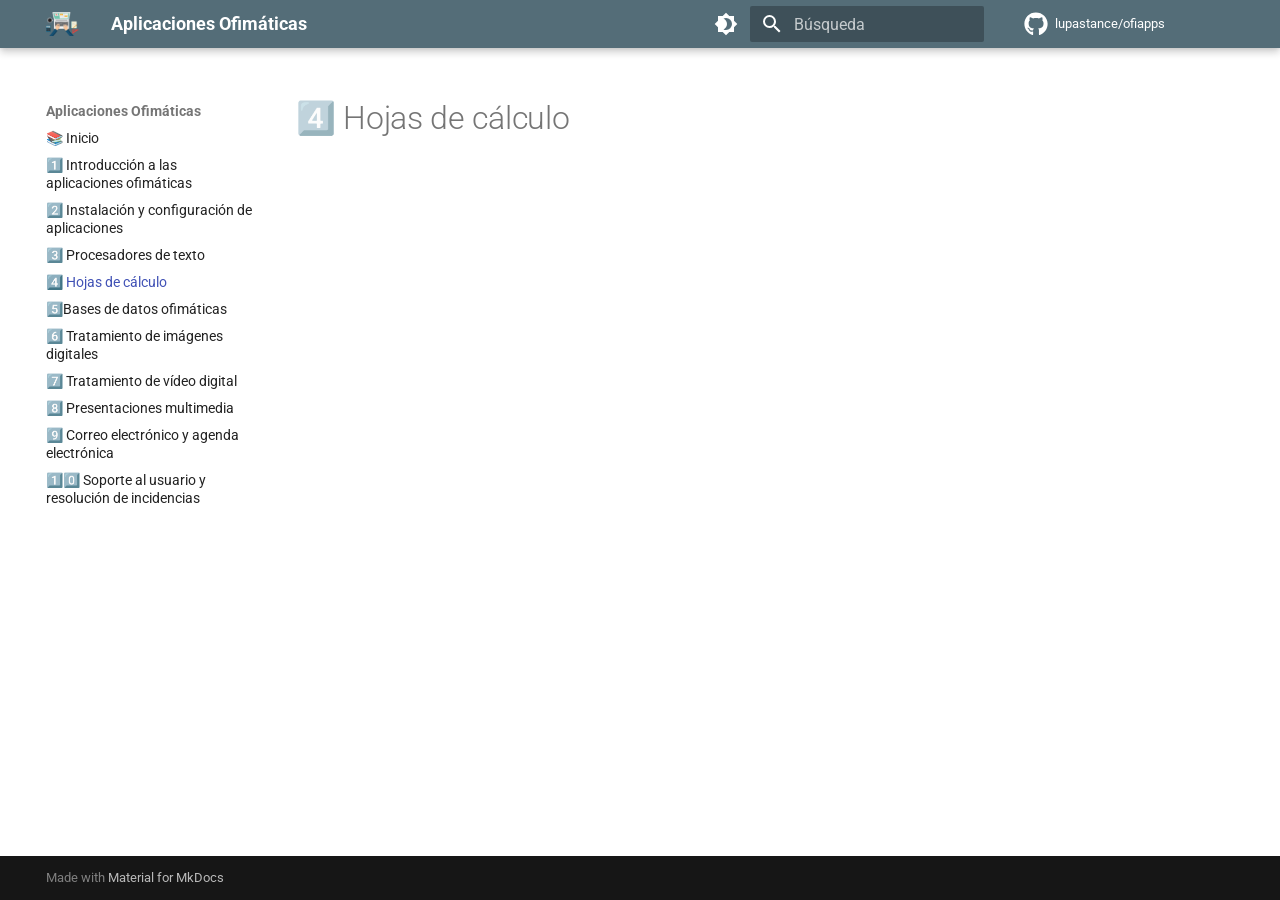
<file: 4/index.html>
<!doctype html>
<html lang="es" class="no-js">
  <head>
    
      <meta charset="utf-8">
      <meta name="viewport" content="width=device-width,initial-scale=1">
      
      
      
        <link rel="canonical" href="https://lupastance.github.io/ofiapps/4/">
      
      
        <link rel="prev" href="../3/">
      
      
        <link rel="next" href="../5/">
      
      
        
      
      
      <link rel="icon" href="../assets/images/favicon.png">
      <meta name="generator" content="mkdocs-ProperDocs 1.6.7, mkdocs-material-9.7.7">
    
    
      
        <title>4️⃣ Hojas de cálculo - Aplicaciones Ofimáticas</title>
      
    
    
      <link rel="stylesheet" href="../assets/stylesheets/main.ec1eaa64.min.css">
      
        
        <link rel="stylesheet" href="../assets/stylesheets/palette.ab4e12ef.min.css">
      
      

  
  
  
  
  <style>:root{--md-annotation-icon:url('data:image/svg+xml;charset=utf-8,%3Csvg%20xmlns%3D%22http%3A//www.w3.org/2000/svg%22%20viewBox%3D%220%200%2024%2024%22%3E%3Cpath%20d%3D%22M8.17%202.76A10.1%2010.1%200%200%201%2012%202c1.31%200%202.61.26%203.83.76%201.21.5%202.31%201.24%203.24%202.17s1.67%202.03%202.17%203.24c.5%201.22.76%202.52.76%203.83%200%202.65-1.05%205.2-2.93%207.07A9.97%209.97%200%200%201%2012%2022a10.1%2010.1%200%200%201-3.83-.76%2010%2010%200%200%201-3.24-2.17A9.97%209.97%200%200%201%202%2012c0-2.65%201.05-5.2%202.93-7.07.93-.93%202.03-1.67%203.24-2.17M12%2017l1.56-3.42L17%2012l-3.44-1.56L12%207l-1.57%203.44L7%2012l3.43%201.58z%22/%3E%3C/svg%3E');}</style>


    
    
      
    
    
      
        
        
        <link rel="preconnect" href="https://fonts.gstatic.com" crossorigin>
        <link rel="stylesheet" href="https://fonts.googleapis.com/css?family=Roboto:300,300i,400,400i,700,700i%7CRoboto+Mono:400,400i,700,700i&display=fallback">
        <style>:root{--md-text-font:"Roboto";--md-code-font:"Roboto Mono"}</style>
      
    
    
      <link rel="stylesheet" href="../css/extra.css">
    
    <script>__md_scope=new URL("..",location),__md_hash=e=>[...e].reduce(((e,_)=>(e<<5)-e+_.charCodeAt(0)),0),__md_get=(e,_=localStorage,t=__md_scope)=>JSON.parse(_.getItem(t.pathname+"."+e)),__md_set=(e,_,t=localStorage,a=__md_scope)=>{try{t.setItem(a.pathname+"."+e,JSON.stringify(_))}catch(e){}}</script>
    
      

    
    
  </head>
  
  
    
    
      
    
    
    
    
    <body dir="ltr" data-md-color-scheme="default" data-md-color-primary="blue-grey" data-md-color-accent="pink">
  
    
    <input class="md-toggle" data-md-toggle="drawer" type="checkbox" id="__drawer" autocomplete="off">
    <input class="md-toggle" data-md-toggle="search" type="checkbox" id="__search" autocomplete="off">
    <label class="md-overlay" for="__drawer"></label>
    <div data-md-component="skip">
      
    </div>
    <div data-md-component="announce">
      
    </div>
    
    
      

  

<header class="md-header md-header--shadow" data-md-component="header">
  <nav class="md-header__inner md-grid" aria-label="Cabecera">
    <a href=".." title="Aplicaciones Ofimáticas" class="md-header__button md-logo" aria-label="Aplicaciones Ofimáticas" data-md-component="logo">
      
  <img src="../assets/logo.png" alt="logo">

    </a>
    <label class="md-header__button md-icon" for="__drawer">
      
      <svg xmlns="http://www.w3.org/2000/svg" viewBox="0 0 24 24"><path d="M3 6h18v2H3zm0 5h18v2H3zm0 5h18v2H3z"/></svg>
    </label>
    <div class="md-header__title" data-md-component="header-title">
      <div class="md-header__ellipsis">
        <div class="md-header__topic">
          <span class="md-ellipsis">
            Aplicaciones Ofimáticas
          </span>
        </div>
        <div class="md-header__topic" data-md-component="header-topic">
          <span class="md-ellipsis">
            
              4️⃣ Hojas de cálculo
            
          </span>
        </div>
      </div>
    </div>
    
      
        <form class="md-header__option" data-md-component="palette">
  
    
    
    
    <input class="md-option" data-md-color-media="" data-md-color-scheme="default" data-md-color-primary="blue-grey" data-md-color-accent="pink"  aria-label="💤 Cambiar a modo oscuro"  type="radio" name="__palette" id="__palette_0">
    
      <label class="md-header__button md-icon" title="💤 Cambiar a modo oscuro" for="__palette_1" hidden>
        <svg xmlns="http://www.w3.org/2000/svg" viewBox="0 0 24 24"><path d="M12 18c-.89 0-1.74-.2-2.5-.55C11.56 16.5 13 14.42 13 12s-1.44-4.5-3.5-5.45C10.26 6.2 11.11 6 12 6a6 6 0 0 1 6 6 6 6 0 0 1-6 6m8-9.31V4h-4.69L12 .69 8.69 4H4v4.69L.69 12 4 15.31V20h4.69L12 23.31 15.31 20H20v-4.69L23.31 12z"/></svg>
      </label>
    
  
    
    
    
    <input class="md-option" data-md-color-media="" data-md-color-scheme="slate" data-md-color-primary="blue-grey" data-md-color-accent="cyan"  aria-label="👹 Activar el modo psicópata"  type="radio" name="__palette" id="__palette_1">
    
      <label class="md-header__button md-icon" title="👹 Activar el modo psicópata" for="__palette_0" hidden>
        <svg xmlns="http://www.w3.org/2000/svg" viewBox="0 0 24 24"><path d="M12 8a4 4 0 0 0-4 4 4 4 0 0 0 4 4 4 4 0 0 0 4-4 4 4 0 0 0-4-4m0 10a6 6 0 0 1-6-6 6 6 0 0 1 6-6 6 6 0 0 1 6 6 6 6 0 0 1-6 6m8-9.31V4h-4.69L12 .69 8.69 4H4v4.69L.69 12 4 15.31V20h4.69L12 23.31 15.31 20H20v-4.69L23.31 12z"/></svg>
      </label>
    
  
</form>
      
    
    
      <script>var palette=__md_get("__palette");if(palette&&palette.color){if("(prefers-color-scheme)"===palette.color.media){var media=matchMedia("(prefers-color-scheme: light)"),input=document.querySelector(media.matches?"[data-md-color-media='(prefers-color-scheme: light)']":"[data-md-color-media='(prefers-color-scheme: dark)']");palette.color.media=input.getAttribute("data-md-color-media"),palette.color.scheme=input.getAttribute("data-md-color-scheme"),palette.color.primary=input.getAttribute("data-md-color-primary"),palette.color.accent=input.getAttribute("data-md-color-accent")}for(var[key,value]of Object.entries(palette.color))document.body.setAttribute("data-md-color-"+key,value)}</script>
    
    
    
      
      
        <label class="md-header__button md-icon" for="__search">
          
          <svg xmlns="http://www.w3.org/2000/svg" viewBox="0 0 24 24"><path d="M9.5 3A6.5 6.5 0 0 1 16 9.5c0 1.61-.59 3.09-1.56 4.23l.27.27h.79l5 5-1.5 1.5-5-5v-.79l-.27-.27A6.52 6.52 0 0 1 9.5 16 6.5 6.5 0 0 1 3 9.5 6.5 6.5 0 0 1 9.5 3m0 2C7 5 5 7 5 9.5S7 14 9.5 14 14 12 14 9.5 12 5 9.5 5"/></svg>
        </label>
        <div class="md-search" data-md-component="search" role="dialog">
  <label class="md-search__overlay" for="__search"></label>
  <div class="md-search__inner" role="search">
    <form class="md-search__form" name="search">
      <input type="text" class="md-search__input" name="query" aria-label="Búsqueda" placeholder="Búsqueda" autocapitalize="off" autocorrect="off" autocomplete="off" spellcheck="false" data-md-component="search-query" required>
      <label class="md-search__icon md-icon" for="__search">
        
        <svg xmlns="http://www.w3.org/2000/svg" viewBox="0 0 24 24"><path d="M9.5 3A6.5 6.5 0 0 1 16 9.5c0 1.61-.59 3.09-1.56 4.23l.27.27h.79l5 5-1.5 1.5-5-5v-.79l-.27-.27A6.52 6.52 0 0 1 9.5 16 6.5 6.5 0 0 1 3 9.5 6.5 6.5 0 0 1 9.5 3m0 2C7 5 5 7 5 9.5S7 14 9.5 14 14 12 14 9.5 12 5 9.5 5"/></svg>
        
        <svg xmlns="http://www.w3.org/2000/svg" viewBox="0 0 24 24"><path d="M20 11v2H8l5.5 5.5-1.42 1.42L4.16 12l7.92-7.92L13.5 5.5 8 11z"/></svg>
      </label>
      <nav class="md-search__options" aria-label="Buscar">
        
        <button type="reset" class="md-search__icon md-icon" title="Limpiar" aria-label="Limpiar" tabindex="-1">
          
          <svg xmlns="http://www.w3.org/2000/svg" viewBox="0 0 24 24"><path d="M19 6.41 17.59 5 12 10.59 6.41 5 5 6.41 10.59 12 5 17.59 6.41 19 12 13.41 17.59 19 19 17.59 13.41 12z"/></svg>
        </button>
      </nav>
      
        <div class="md-search__suggest" data-md-component="search-suggest"></div>
      
    </form>
    <div class="md-search__output">
      <div class="md-search__scrollwrap" tabindex="0" data-md-scrollfix>
        <div class="md-search-result" data-md-component="search-result">
          <div class="md-search-result__meta">
            Inicializando búsqueda
          </div>
          <ol class="md-search-result__list" role="presentation"></ol>
        </div>
      </div>
    </div>
  </div>
</div>
      
    
    
      <div class="md-header__source">
        <a href="https://github.com/lupastance/ofiapps" title="Ir al repositorio" class="md-source" data-md-component="source">
  <div class="md-source__icon md-icon">
    
    <svg xmlns="http://www.w3.org/2000/svg" viewBox="0 0 512 512"><!--! Font Awesome Free 7.1.0 by @fontawesome - https://fontawesome.com License - https://fontawesome.com/license/free (Icons: CC BY 4.0, Fonts: SIL OFL 1.1, Code: MIT License) Copyright 2025 Fonticons, Inc.--><path d="M173.9 397.4c0 2-2.3 3.6-5.2 3.6-3.3.3-5.6-1.3-5.6-3.6 0-2 2.3-3.6 5.2-3.6 3-.3 5.6 1.3 5.6 3.6m-31.1-4.5c-.7 2 1.3 4.3 4.3 4.9 2.6 1 5.6 0 6.2-2s-1.3-4.3-4.3-5.2c-2.6-.7-5.5.3-6.2 2.3m44.2-1.7c-2.9.7-4.9 2.6-4.6 4.9.3 2 2.9 3.3 5.9 2.6 2.9-.7 4.9-2.6 4.6-4.6-.3-1.9-3-3.2-5.9-2.9M252.8 8C114.1 8 8 113.3 8 252c0 110.9 69.8 205.8 169.5 239.2 12.8 2.3 17.3-5.6 17.3-12.1 0-6.2-.3-40.4-.3-61.4 0 0-70 15-84.7-29.8 0 0-11.4-29.1-27.8-36.6 0 0-22.9-15.7 1.6-15.4 0 0 24.9 2 38.6 25.8 21.9 38.6 58.6 27.5 72.9 20.9 2.3-16 8.8-27.1 16-33.7-55.9-6.2-112.3-14.3-112.3-110.5 0-27.5 7.6-41.3 23.6-58.9-2.6-6.5-11.1-33.3 2.6-67.9 20.9-6.5 69 27 69 27 20-5.6 41.5-8.5 62.8-8.5s42.8 2.9 62.8 8.5c0 0 48.1-33.6 69-27 13.7 34.7 5.2 61.4 2.6 67.9 16 17.7 25.8 31.5 25.8 58.9 0 96.5-58.9 104.2-114.8 110.5 9.2 7.9 17 22.9 17 46.4 0 33.7-.3 75.4-.3 83.6 0 6.5 4.6 14.4 17.3 12.1C436.2 457.8 504 362.9 504 252 504 113.3 391.5 8 252.8 8M105.2 352.9c-1.3 1-1 3.3.7 5.2 1.6 1.6 3.9 2.3 5.2 1 1.3-1 1-3.3-.7-5.2-1.6-1.6-3.9-2.3-5.2-1m-10.8-8.1c-.7 1.3.3 2.9 2.3 3.9 1.6 1 3.6.7 4.3-.7.7-1.3-.3-2.9-2.3-3.9-2-.6-3.6-.3-4.3.7m32.4 35.6c-1.6 1.3-1 4.3 1.3 6.2 2.3 2.3 5.2 2.6 6.5 1 1.3-1.3.7-4.3-1.3-6.2-2.2-2.3-5.2-2.6-6.5-1m-11.4-14.7c-1.6 1-1.6 3.6 0 5.9s4.3 3.3 5.6 2.3c1.6-1.3 1.6-3.9 0-6.2-1.4-2.3-4-3.3-5.6-2"/></svg>
  </div>
  <div class="md-source__repository">
    lupastance/ofiapps
  </div>
</a>
      </div>
    
  </nav>
  
</header>
    
    <div class="md-container" data-md-component="container">
      
      
        
          
        
      
      <main class="md-main" data-md-component="main">
        <div class="md-main__inner md-grid">
          
            
              
              <div class="md-sidebar md-sidebar--primary" data-md-component="sidebar" data-md-type="navigation" >
                <div class="md-sidebar__scrollwrap">
                  <div class="md-sidebar__inner">
                    



  

<nav class="md-nav md-nav--primary md-nav--integrated" aria-label="Navegación" data-md-level="0">
  <label class="md-nav__title" for="__drawer">
    <a href=".." title="Aplicaciones Ofimáticas" class="md-nav__button md-logo" aria-label="Aplicaciones Ofimáticas" data-md-component="logo">
      
  <img src="../assets/logo.png" alt="logo">

    </a>
    Aplicaciones Ofimáticas
  </label>
  
    <div class="md-nav__source">
      <a href="https://github.com/lupastance/ofiapps" title="Ir al repositorio" class="md-source" data-md-component="source">
  <div class="md-source__icon md-icon">
    
    <svg xmlns="http://www.w3.org/2000/svg" viewBox="0 0 512 512"><!--! Font Awesome Free 7.1.0 by @fontawesome - https://fontawesome.com License - https://fontawesome.com/license/free (Icons: CC BY 4.0, Fonts: SIL OFL 1.1, Code: MIT License) Copyright 2025 Fonticons, Inc.--><path d="M173.9 397.4c0 2-2.3 3.6-5.2 3.6-3.3.3-5.6-1.3-5.6-3.6 0-2 2.3-3.6 5.2-3.6 3-.3 5.6 1.3 5.6 3.6m-31.1-4.5c-.7 2 1.3 4.3 4.3 4.9 2.6 1 5.6 0 6.2-2s-1.3-4.3-4.3-5.2c-2.6-.7-5.5.3-6.2 2.3m44.2-1.7c-2.9.7-4.9 2.6-4.6 4.9.3 2 2.9 3.3 5.9 2.6 2.9-.7 4.9-2.6 4.6-4.6-.3-1.9-3-3.2-5.9-2.9M252.8 8C114.1 8 8 113.3 8 252c0 110.9 69.8 205.8 169.5 239.2 12.8 2.3 17.3-5.6 17.3-12.1 0-6.2-.3-40.4-.3-61.4 0 0-70 15-84.7-29.8 0 0-11.4-29.1-27.8-36.6 0 0-22.9-15.7 1.6-15.4 0 0 24.9 2 38.6 25.8 21.9 38.6 58.6 27.5 72.9 20.9 2.3-16 8.8-27.1 16-33.7-55.9-6.2-112.3-14.3-112.3-110.5 0-27.5 7.6-41.3 23.6-58.9-2.6-6.5-11.1-33.3 2.6-67.9 20.9-6.5 69 27 69 27 20-5.6 41.5-8.5 62.8-8.5s42.8 2.9 62.8 8.5c0 0 48.1-33.6 69-27 13.7 34.7 5.2 61.4 2.6 67.9 16 17.7 25.8 31.5 25.8 58.9 0 96.5-58.9 104.2-114.8 110.5 9.2 7.9 17 22.9 17 46.4 0 33.7-.3 75.4-.3 83.6 0 6.5 4.6 14.4 17.3 12.1C436.2 457.8 504 362.9 504 252 504 113.3 391.5 8 252.8 8M105.2 352.9c-1.3 1-1 3.3.7 5.2 1.6 1.6 3.9 2.3 5.2 1 1.3-1 1-3.3-.7-5.2-1.6-1.6-3.9-2.3-5.2-1m-10.8-8.1c-.7 1.3.3 2.9 2.3 3.9 1.6 1 3.6.7 4.3-.7.7-1.3-.3-2.9-2.3-3.9-2-.6-3.6-.3-4.3.7m32.4 35.6c-1.6 1.3-1 4.3 1.3 6.2 2.3 2.3 5.2 2.6 6.5 1 1.3-1.3.7-4.3-1.3-6.2-2.2-2.3-5.2-2.6-6.5-1m-11.4-14.7c-1.6 1-1.6 3.6 0 5.9s4.3 3.3 5.6 2.3c1.6-1.3 1.6-3.9 0-6.2-1.4-2.3-4-3.3-5.6-2"/></svg>
  </div>
  <div class="md-source__repository">
    lupastance/ofiapps
  </div>
</a>
    </div>
  
  <ul class="md-nav__list" data-md-scrollfix>
    
      
      
  
  
  
  
    <li class="md-nav__item">
      <a href=".." class="md-nav__link">
        
  
  
  <span class="md-ellipsis">
    
  
    📚 Inicio
  

    
  </span>
  
  

      </a>
    </li>
  

    
      
      
  
  
  
  
    <li class="md-nav__item">
      <a href="../1/" class="md-nav__link">
        
  
  
  <span class="md-ellipsis">
    
  
    1️⃣ Introducción a las aplicaciones ofimáticas
  

    
  </span>
  
  

      </a>
    </li>
  

    
      
      
  
  
  
  
    <li class="md-nav__item">
      <a href="../2/" class="md-nav__link">
        
  
  
  <span class="md-ellipsis">
    
  
    2️⃣ Instalación y configuración de aplicaciones
  

    
  </span>
  
  

      </a>
    </li>
  

    
      
      
  
  
  
  
    <li class="md-nav__item">
      <a href="../3/" class="md-nav__link">
        
  
  
  <span class="md-ellipsis">
    
  
    3️⃣ Procesadores de texto
  

    
  </span>
  
  

      </a>
    </li>
  

    
      
      
  
  
    
  
  
  
    <li class="md-nav__item md-nav__item--active">
      
      <input class="md-nav__toggle md-toggle" type="checkbox" id="__toc">
      
      
      
      <a href="./" class="md-nav__link md-nav__link--active">
        
  
  
  <span class="md-ellipsis">
    
  
    4️⃣ Hojas de cálculo
  

    
  </span>
  
  

      </a>
      
    </li>
  

    
      
      
  
  
  
  
    <li class="md-nav__item">
      <a href="../5/" class="md-nav__link">
        
  
  
  <span class="md-ellipsis">
    
  
    5️⃣Bases de datos ofimáticas
  

    
  </span>
  
  

      </a>
    </li>
  

    
      
      
  
  
  
  
    <li class="md-nav__item">
      <a href="../6/" class="md-nav__link">
        
  
  
  <span class="md-ellipsis">
    
  
    6️⃣ Tratamiento de imágenes digitales
  

    
  </span>
  
  

      </a>
    </li>
  

    
      
      
  
  
  
  
    <li class="md-nav__item">
      <a href="../7/" class="md-nav__link">
        
  
  
  <span class="md-ellipsis">
    
  
    7️⃣ Tratamiento de vídeo digital
  

    
  </span>
  
  

      </a>
    </li>
  

    
      
      
  
  
  
  
    <li class="md-nav__item">
      <a href="../8/" class="md-nav__link">
        
  
  
  <span class="md-ellipsis">
    
  
    8️⃣ Presentaciones multimedia
  

    
  </span>
  
  

      </a>
    </li>
  

    
      
      
  
  
  
  
    <li class="md-nav__item">
      <a href="../9/" class="md-nav__link">
        
  
  
  <span class="md-ellipsis">
    
  
    9️⃣ Correo electrónico y agenda electrónica
  

    
  </span>
  
  

      </a>
    </li>
  

    
      
      
  
  
  
  
    <li class="md-nav__item">
      <a href="../10/" class="md-nav__link">
        
  
  
  <span class="md-ellipsis">
    
  
    1️⃣0️⃣ Soporte al usuario y resolución de incidencias
  

    
  </span>
  
  

      </a>
    </li>
  

    
  </ul>
</nav>
                  </div>
                </div>
              </div>
            
            
          
          
            <div class="md-content" data-md-component="content">
              
              <article class="md-content__inner md-typeset">
                
                  


  
  


  <h1>4️⃣ Hojas de cálculo</h1>














                
              </article>
            </div>
          
          
<script>var target=document.getElementById(location.hash.slice(1));target&&target.name&&(target.checked=target.name.startsWith("__tabbed_"))</script>
        </div>
        
      </main>
      
        <footer class="md-footer">
  
  <div class="md-footer-meta md-typeset">
    <div class="md-footer-meta__inner md-grid">
      <div class="md-copyright">
  
  
    Made with
    <a href="https://squidfunk.github.io/mkdocs-material/" target="_blank" rel="noopener">
      Material for MkDocs
    </a>
  
</div>
      
    </div>
  </div>
</footer>
      
    </div>
    <div class="md-dialog" data-md-component="dialog">
      <div class="md-dialog__inner md-typeset"></div>
    </div>
    
      <div class="md-progress" data-md-component="progress" role="progressbar"></div>
    
    
    
      
      
      <script id="__config" type="application/json">{"annotate": null, "base": "..", "features": ["navigation.instant", "navigation.instant.progress", "search.suggest", "search.highlight", "header.autohide", "content.code.copy", "toc.integrate", "content.tooltips"], "search": "../assets/javascripts/workers/search.2c215733.min.js", "tags": null, "translations": {"clipboard.copied": "Copiado al portapapeles", "clipboard.copy": "Copiar al portapapeles", "search.result.more.one": "1 m\u00e1s en esta p\u00e1gina", "search.result.more.other": "# m\u00e1s en esta p\u00e1gina", "search.result.none": "No se encontraron documentos", "search.result.one": "1 documento encontrado", "search.result.other": "# documentos encontrados", "search.result.placeholder": "Teclee para comenzar b\u00fasqueda", "search.result.term.missing": "Falta", "select.version": "Seleccionar versi\u00f3n"}, "version": null}</script>
    
    
      <script src="../assets/javascripts/bundle.d7400e89.min.js"></script>
      
    
  </body>
</html>
</file>
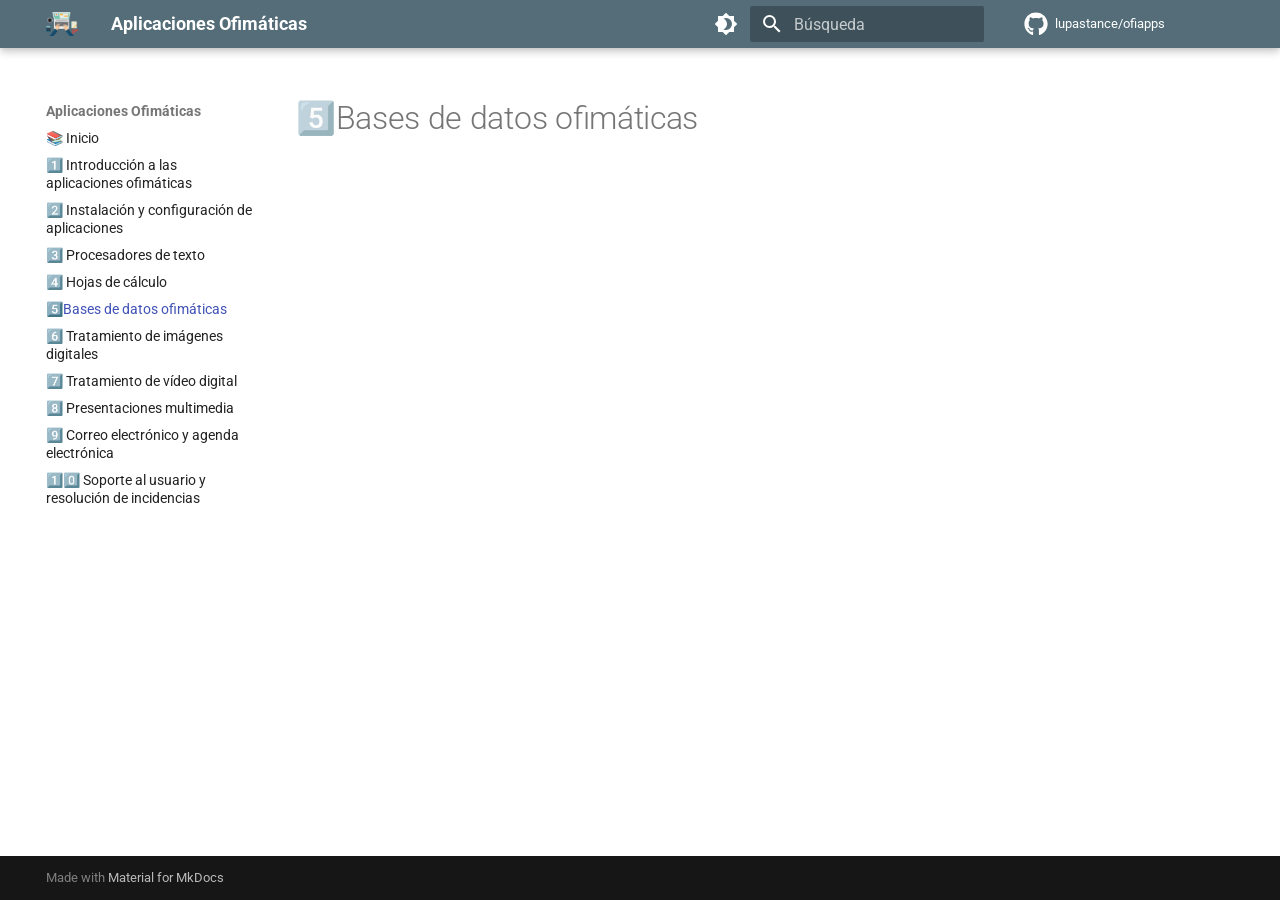
<file: 5/index.html>
<!doctype html>
<html lang="es" class="no-js">
  <head>
    
      <meta charset="utf-8">
      <meta name="viewport" content="width=device-width,initial-scale=1">
      
      
      
        <link rel="canonical" href="https://lupastance.github.io/ofiapps/5/">
      
      
        <link rel="prev" href="../4/">
      
      
        <link rel="next" href="../6/">
      
      
        
      
      
      <link rel="icon" href="../assets/images/favicon.png">
      <meta name="generator" content="mkdocs-ProperDocs 1.6.7, mkdocs-material-9.7.7">
    
    
      
        <title>5️⃣Bases de datos ofimáticas - Aplicaciones Ofimáticas</title>
      
    
    
      <link rel="stylesheet" href="../assets/stylesheets/main.ec1eaa64.min.css">
      
        
        <link rel="stylesheet" href="../assets/stylesheets/palette.ab4e12ef.min.css">
      
      

  
  
  
  
  <style>:root{--md-annotation-icon:url('data:image/svg+xml;charset=utf-8,%3Csvg%20xmlns%3D%22http%3A//www.w3.org/2000/svg%22%20viewBox%3D%220%200%2024%2024%22%3E%3Cpath%20d%3D%22M8.17%202.76A10.1%2010.1%200%200%201%2012%202c1.31%200%202.61.26%203.83.76%201.21.5%202.31%201.24%203.24%202.17s1.67%202.03%202.17%203.24c.5%201.22.76%202.52.76%203.83%200%202.65-1.05%205.2-2.93%207.07A9.97%209.97%200%200%201%2012%2022a10.1%2010.1%200%200%201-3.83-.76%2010%2010%200%200%201-3.24-2.17A9.97%209.97%200%200%201%202%2012c0-2.65%201.05-5.2%202.93-7.07.93-.93%202.03-1.67%203.24-2.17M12%2017l1.56-3.42L17%2012l-3.44-1.56L12%207l-1.57%203.44L7%2012l3.43%201.58z%22/%3E%3C/svg%3E');}</style>


    
    
      
    
    
      
        
        
        <link rel="preconnect" href="https://fonts.gstatic.com" crossorigin>
        <link rel="stylesheet" href="https://fonts.googleapis.com/css?family=Roboto:300,300i,400,400i,700,700i%7CRoboto+Mono:400,400i,700,700i&display=fallback">
        <style>:root{--md-text-font:"Roboto";--md-code-font:"Roboto Mono"}</style>
      
    
    
      <link rel="stylesheet" href="../css/extra.css">
    
    <script>__md_scope=new URL("..",location),__md_hash=e=>[...e].reduce(((e,_)=>(e<<5)-e+_.charCodeAt(0)),0),__md_get=(e,_=localStorage,t=__md_scope)=>JSON.parse(_.getItem(t.pathname+"."+e)),__md_set=(e,_,t=localStorage,a=__md_scope)=>{try{t.setItem(a.pathname+"."+e,JSON.stringify(_))}catch(e){}}</script>
    
      

    
    
  </head>
  
  
    
    
      
    
    
    
    
    <body dir="ltr" data-md-color-scheme="default" data-md-color-primary="blue-grey" data-md-color-accent="pink">
  
    
    <input class="md-toggle" data-md-toggle="drawer" type="checkbox" id="__drawer" autocomplete="off">
    <input class="md-toggle" data-md-toggle="search" type="checkbox" id="__search" autocomplete="off">
    <label class="md-overlay" for="__drawer"></label>
    <div data-md-component="skip">
      
    </div>
    <div data-md-component="announce">
      
    </div>
    
    
      

  

<header class="md-header md-header--shadow" data-md-component="header">
  <nav class="md-header__inner md-grid" aria-label="Cabecera">
    <a href=".." title="Aplicaciones Ofimáticas" class="md-header__button md-logo" aria-label="Aplicaciones Ofimáticas" data-md-component="logo">
      
  <img src="../assets/logo.png" alt="logo">

    </a>
    <label class="md-header__button md-icon" for="__drawer">
      
      <svg xmlns="http://www.w3.org/2000/svg" viewBox="0 0 24 24"><path d="M3 6h18v2H3zm0 5h18v2H3zm0 5h18v2H3z"/></svg>
    </label>
    <div class="md-header__title" data-md-component="header-title">
      <div class="md-header__ellipsis">
        <div class="md-header__topic">
          <span class="md-ellipsis">
            Aplicaciones Ofimáticas
          </span>
        </div>
        <div class="md-header__topic" data-md-component="header-topic">
          <span class="md-ellipsis">
            
              5️⃣Bases de datos ofimáticas
            
          </span>
        </div>
      </div>
    </div>
    
      
        <form class="md-header__option" data-md-component="palette">
  
    
    
    
    <input class="md-option" data-md-color-media="" data-md-color-scheme="default" data-md-color-primary="blue-grey" data-md-color-accent="pink"  aria-label="💤 Cambiar a modo oscuro"  type="radio" name="__palette" id="__palette_0">
    
      <label class="md-header__button md-icon" title="💤 Cambiar a modo oscuro" for="__palette_1" hidden>
        <svg xmlns="http://www.w3.org/2000/svg" viewBox="0 0 24 24"><path d="M12 18c-.89 0-1.74-.2-2.5-.55C11.56 16.5 13 14.42 13 12s-1.44-4.5-3.5-5.45C10.26 6.2 11.11 6 12 6a6 6 0 0 1 6 6 6 6 0 0 1-6 6m8-9.31V4h-4.69L12 .69 8.69 4H4v4.69L.69 12 4 15.31V20h4.69L12 23.31 15.31 20H20v-4.69L23.31 12z"/></svg>
      </label>
    
  
    
    
    
    <input class="md-option" data-md-color-media="" data-md-color-scheme="slate" data-md-color-primary="blue-grey" data-md-color-accent="cyan"  aria-label="👹 Activar el modo psicópata"  type="radio" name="__palette" id="__palette_1">
    
      <label class="md-header__button md-icon" title="👹 Activar el modo psicópata" for="__palette_0" hidden>
        <svg xmlns="http://www.w3.org/2000/svg" viewBox="0 0 24 24"><path d="M12 8a4 4 0 0 0-4 4 4 4 0 0 0 4 4 4 4 0 0 0 4-4 4 4 0 0 0-4-4m0 10a6 6 0 0 1-6-6 6 6 0 0 1 6-6 6 6 0 0 1 6 6 6 6 0 0 1-6 6m8-9.31V4h-4.69L12 .69 8.69 4H4v4.69L.69 12 4 15.31V20h4.69L12 23.31 15.31 20H20v-4.69L23.31 12z"/></svg>
      </label>
    
  
</form>
      
    
    
      <script>var palette=__md_get("__palette");if(palette&&palette.color){if("(prefers-color-scheme)"===palette.color.media){var media=matchMedia("(prefers-color-scheme: light)"),input=document.querySelector(media.matches?"[data-md-color-media='(prefers-color-scheme: light)']":"[data-md-color-media='(prefers-color-scheme: dark)']");palette.color.media=input.getAttribute("data-md-color-media"),palette.color.scheme=input.getAttribute("data-md-color-scheme"),palette.color.primary=input.getAttribute("data-md-color-primary"),palette.color.accent=input.getAttribute("data-md-color-accent")}for(var[key,value]of Object.entries(palette.color))document.body.setAttribute("data-md-color-"+key,value)}</script>
    
    
    
      
      
        <label class="md-header__button md-icon" for="__search">
          
          <svg xmlns="http://www.w3.org/2000/svg" viewBox="0 0 24 24"><path d="M9.5 3A6.5 6.5 0 0 1 16 9.5c0 1.61-.59 3.09-1.56 4.23l.27.27h.79l5 5-1.5 1.5-5-5v-.79l-.27-.27A6.52 6.52 0 0 1 9.5 16 6.5 6.5 0 0 1 3 9.5 6.5 6.5 0 0 1 9.5 3m0 2C7 5 5 7 5 9.5S7 14 9.5 14 14 12 14 9.5 12 5 9.5 5"/></svg>
        </label>
        <div class="md-search" data-md-component="search" role="dialog">
  <label class="md-search__overlay" for="__search"></label>
  <div class="md-search__inner" role="search">
    <form class="md-search__form" name="search">
      <input type="text" class="md-search__input" name="query" aria-label="Búsqueda" placeholder="Búsqueda" autocapitalize="off" autocorrect="off" autocomplete="off" spellcheck="false" data-md-component="search-query" required>
      <label class="md-search__icon md-icon" for="__search">
        
        <svg xmlns="http://www.w3.org/2000/svg" viewBox="0 0 24 24"><path d="M9.5 3A6.5 6.5 0 0 1 16 9.5c0 1.61-.59 3.09-1.56 4.23l.27.27h.79l5 5-1.5 1.5-5-5v-.79l-.27-.27A6.52 6.52 0 0 1 9.5 16 6.5 6.5 0 0 1 3 9.5 6.5 6.5 0 0 1 9.5 3m0 2C7 5 5 7 5 9.5S7 14 9.5 14 14 12 14 9.5 12 5 9.5 5"/></svg>
        
        <svg xmlns="http://www.w3.org/2000/svg" viewBox="0 0 24 24"><path d="M20 11v2H8l5.5 5.5-1.42 1.42L4.16 12l7.92-7.92L13.5 5.5 8 11z"/></svg>
      </label>
      <nav class="md-search__options" aria-label="Buscar">
        
        <button type="reset" class="md-search__icon md-icon" title="Limpiar" aria-label="Limpiar" tabindex="-1">
          
          <svg xmlns="http://www.w3.org/2000/svg" viewBox="0 0 24 24"><path d="M19 6.41 17.59 5 12 10.59 6.41 5 5 6.41 10.59 12 5 17.59 6.41 19 12 13.41 17.59 19 19 17.59 13.41 12z"/></svg>
        </button>
      </nav>
      
        <div class="md-search__suggest" data-md-component="search-suggest"></div>
      
    </form>
    <div class="md-search__output">
      <div class="md-search__scrollwrap" tabindex="0" data-md-scrollfix>
        <div class="md-search-result" data-md-component="search-result">
          <div class="md-search-result__meta">
            Inicializando búsqueda
          </div>
          <ol class="md-search-result__list" role="presentation"></ol>
        </div>
      </div>
    </div>
  </div>
</div>
      
    
    
      <div class="md-header__source">
        <a href="https://github.com/lupastance/ofiapps" title="Ir al repositorio" class="md-source" data-md-component="source">
  <div class="md-source__icon md-icon">
    
    <svg xmlns="http://www.w3.org/2000/svg" viewBox="0 0 512 512"><!--! Font Awesome Free 7.1.0 by @fontawesome - https://fontawesome.com License - https://fontawesome.com/license/free (Icons: CC BY 4.0, Fonts: SIL OFL 1.1, Code: MIT License) Copyright 2025 Fonticons, Inc.--><path d="M173.9 397.4c0 2-2.3 3.6-5.2 3.6-3.3.3-5.6-1.3-5.6-3.6 0-2 2.3-3.6 5.2-3.6 3-.3 5.6 1.3 5.6 3.6m-31.1-4.5c-.7 2 1.3 4.3 4.3 4.9 2.6 1 5.6 0 6.2-2s-1.3-4.3-4.3-5.2c-2.6-.7-5.5.3-6.2 2.3m44.2-1.7c-2.9.7-4.9 2.6-4.6 4.9.3 2 2.9 3.3 5.9 2.6 2.9-.7 4.9-2.6 4.6-4.6-.3-1.9-3-3.2-5.9-2.9M252.8 8C114.1 8 8 113.3 8 252c0 110.9 69.8 205.8 169.5 239.2 12.8 2.3 17.3-5.6 17.3-12.1 0-6.2-.3-40.4-.3-61.4 0 0-70 15-84.7-29.8 0 0-11.4-29.1-27.8-36.6 0 0-22.9-15.7 1.6-15.4 0 0 24.9 2 38.6 25.8 21.9 38.6 58.6 27.5 72.9 20.9 2.3-16 8.8-27.1 16-33.7-55.9-6.2-112.3-14.3-112.3-110.5 0-27.5 7.6-41.3 23.6-58.9-2.6-6.5-11.1-33.3 2.6-67.9 20.9-6.5 69 27 69 27 20-5.6 41.5-8.5 62.8-8.5s42.8 2.9 62.8 8.5c0 0 48.1-33.6 69-27 13.7 34.7 5.2 61.4 2.6 67.9 16 17.7 25.8 31.5 25.8 58.9 0 96.5-58.9 104.2-114.8 110.5 9.2 7.9 17 22.9 17 46.4 0 33.7-.3 75.4-.3 83.6 0 6.5 4.6 14.4 17.3 12.1C436.2 457.8 504 362.9 504 252 504 113.3 391.5 8 252.8 8M105.2 352.9c-1.3 1-1 3.3.7 5.2 1.6 1.6 3.9 2.3 5.2 1 1.3-1 1-3.3-.7-5.2-1.6-1.6-3.9-2.3-5.2-1m-10.8-8.1c-.7 1.3.3 2.9 2.3 3.9 1.6 1 3.6.7 4.3-.7.7-1.3-.3-2.9-2.3-3.9-2-.6-3.6-.3-4.3.7m32.4 35.6c-1.6 1.3-1 4.3 1.3 6.2 2.3 2.3 5.2 2.6 6.5 1 1.3-1.3.7-4.3-1.3-6.2-2.2-2.3-5.2-2.6-6.5-1m-11.4-14.7c-1.6 1-1.6 3.6 0 5.9s4.3 3.3 5.6 2.3c1.6-1.3 1.6-3.9 0-6.2-1.4-2.3-4-3.3-5.6-2"/></svg>
  </div>
  <div class="md-source__repository">
    lupastance/ofiapps
  </div>
</a>
      </div>
    
  </nav>
  
</header>
    
    <div class="md-container" data-md-component="container">
      
      
        
          
        
      
      <main class="md-main" data-md-component="main">
        <div class="md-main__inner md-grid">
          
            
              
              <div class="md-sidebar md-sidebar--primary" data-md-component="sidebar" data-md-type="navigation" >
                <div class="md-sidebar__scrollwrap">
                  <div class="md-sidebar__inner">
                    



  

<nav class="md-nav md-nav--primary md-nav--integrated" aria-label="Navegación" data-md-level="0">
  <label class="md-nav__title" for="__drawer">
    <a href=".." title="Aplicaciones Ofimáticas" class="md-nav__button md-logo" aria-label="Aplicaciones Ofimáticas" data-md-component="logo">
      
  <img src="../assets/logo.png" alt="logo">

    </a>
    Aplicaciones Ofimáticas
  </label>
  
    <div class="md-nav__source">
      <a href="https://github.com/lupastance/ofiapps" title="Ir al repositorio" class="md-source" data-md-component="source">
  <div class="md-source__icon md-icon">
    
    <svg xmlns="http://www.w3.org/2000/svg" viewBox="0 0 512 512"><!--! Font Awesome Free 7.1.0 by @fontawesome - https://fontawesome.com License - https://fontawesome.com/license/free (Icons: CC BY 4.0, Fonts: SIL OFL 1.1, Code: MIT License) Copyright 2025 Fonticons, Inc.--><path d="M173.9 397.4c0 2-2.3 3.6-5.2 3.6-3.3.3-5.6-1.3-5.6-3.6 0-2 2.3-3.6 5.2-3.6 3-.3 5.6 1.3 5.6 3.6m-31.1-4.5c-.7 2 1.3 4.3 4.3 4.9 2.6 1 5.6 0 6.2-2s-1.3-4.3-4.3-5.2c-2.6-.7-5.5.3-6.2 2.3m44.2-1.7c-2.9.7-4.9 2.6-4.6 4.9.3 2 2.9 3.3 5.9 2.6 2.9-.7 4.9-2.6 4.6-4.6-.3-1.9-3-3.2-5.9-2.9M252.8 8C114.1 8 8 113.3 8 252c0 110.9 69.8 205.8 169.5 239.2 12.8 2.3 17.3-5.6 17.3-12.1 0-6.2-.3-40.4-.3-61.4 0 0-70 15-84.7-29.8 0 0-11.4-29.1-27.8-36.6 0 0-22.9-15.7 1.6-15.4 0 0 24.9 2 38.6 25.8 21.9 38.6 58.6 27.5 72.9 20.9 2.3-16 8.8-27.1 16-33.7-55.9-6.2-112.3-14.3-112.3-110.5 0-27.5 7.6-41.3 23.6-58.9-2.6-6.5-11.1-33.3 2.6-67.9 20.9-6.5 69 27 69 27 20-5.6 41.5-8.5 62.8-8.5s42.8 2.9 62.8 8.5c0 0 48.1-33.6 69-27 13.7 34.7 5.2 61.4 2.6 67.9 16 17.7 25.8 31.5 25.8 58.9 0 96.5-58.9 104.2-114.8 110.5 9.2 7.9 17 22.9 17 46.4 0 33.7-.3 75.4-.3 83.6 0 6.5 4.6 14.4 17.3 12.1C436.2 457.8 504 362.9 504 252 504 113.3 391.5 8 252.8 8M105.2 352.9c-1.3 1-1 3.3.7 5.2 1.6 1.6 3.9 2.3 5.2 1 1.3-1 1-3.3-.7-5.2-1.6-1.6-3.9-2.3-5.2-1m-10.8-8.1c-.7 1.3.3 2.9 2.3 3.9 1.6 1 3.6.7 4.3-.7.7-1.3-.3-2.9-2.3-3.9-2-.6-3.6-.3-4.3.7m32.4 35.6c-1.6 1.3-1 4.3 1.3 6.2 2.3 2.3 5.2 2.6 6.5 1 1.3-1.3.7-4.3-1.3-6.2-2.2-2.3-5.2-2.6-6.5-1m-11.4-14.7c-1.6 1-1.6 3.6 0 5.9s4.3 3.3 5.6 2.3c1.6-1.3 1.6-3.9 0-6.2-1.4-2.3-4-3.3-5.6-2"/></svg>
  </div>
  <div class="md-source__repository">
    lupastance/ofiapps
  </div>
</a>
    </div>
  
  <ul class="md-nav__list" data-md-scrollfix>
    
      
      
  
  
  
  
    <li class="md-nav__item">
      <a href=".." class="md-nav__link">
        
  
  
  <span class="md-ellipsis">
    
  
    📚 Inicio
  

    
  </span>
  
  

      </a>
    </li>
  

    
      
      
  
  
  
  
    <li class="md-nav__item">
      <a href="../1/" class="md-nav__link">
        
  
  
  <span class="md-ellipsis">
    
  
    1️⃣ Introducción a las aplicaciones ofimáticas
  

    
  </span>
  
  

      </a>
    </li>
  

    
      
      
  
  
  
  
    <li class="md-nav__item">
      <a href="../2/" class="md-nav__link">
        
  
  
  <span class="md-ellipsis">
    
  
    2️⃣ Instalación y configuración de aplicaciones
  

    
  </span>
  
  

      </a>
    </li>
  

    
      
      
  
  
  
  
    <li class="md-nav__item">
      <a href="../3/" class="md-nav__link">
        
  
  
  <span class="md-ellipsis">
    
  
    3️⃣ Procesadores de texto
  

    
  </span>
  
  

      </a>
    </li>
  

    
      
      
  
  
  
  
    <li class="md-nav__item">
      <a href="../4/" class="md-nav__link">
        
  
  
  <span class="md-ellipsis">
    
  
    4️⃣ Hojas de cálculo
  

    
  </span>
  
  

      </a>
    </li>
  

    
      
      
  
  
    
  
  
  
    <li class="md-nav__item md-nav__item--active">
      
      <input class="md-nav__toggle md-toggle" type="checkbox" id="__toc">
      
      
      
      <a href="./" class="md-nav__link md-nav__link--active">
        
  
  
  <span class="md-ellipsis">
    
  
    5️⃣Bases de datos ofimáticas
  

    
  </span>
  
  

      </a>
      
    </li>
  

    
      
      
  
  
  
  
    <li class="md-nav__item">
      <a href="../6/" class="md-nav__link">
        
  
  
  <span class="md-ellipsis">
    
  
    6️⃣ Tratamiento de imágenes digitales
  

    
  </span>
  
  

      </a>
    </li>
  

    
      
      
  
  
  
  
    <li class="md-nav__item">
      <a href="../7/" class="md-nav__link">
        
  
  
  <span class="md-ellipsis">
    
  
    7️⃣ Tratamiento de vídeo digital
  

    
  </span>
  
  

      </a>
    </li>
  

    
      
      
  
  
  
  
    <li class="md-nav__item">
      <a href="../8/" class="md-nav__link">
        
  
  
  <span class="md-ellipsis">
    
  
    8️⃣ Presentaciones multimedia
  

    
  </span>
  
  

      </a>
    </li>
  

    
      
      
  
  
  
  
    <li class="md-nav__item">
      <a href="../9/" class="md-nav__link">
        
  
  
  <span class="md-ellipsis">
    
  
    9️⃣ Correo electrónico y agenda electrónica
  

    
  </span>
  
  

      </a>
    </li>
  

    
      
      
  
  
  
  
    <li class="md-nav__item">
      <a href="../10/" class="md-nav__link">
        
  
  
  <span class="md-ellipsis">
    
  
    1️⃣0️⃣ Soporte al usuario y resolución de incidencias
  

    
  </span>
  
  

      </a>
    </li>
  

    
  </ul>
</nav>
                  </div>
                </div>
              </div>
            
            
          
          
            <div class="md-content" data-md-component="content">
              
              <article class="md-content__inner md-typeset">
                
                  


  
  


  <h1>5️⃣Bases de datos ofimáticas</h1>














                
              </article>
            </div>
          
          
<script>var target=document.getElementById(location.hash.slice(1));target&&target.name&&(target.checked=target.name.startsWith("__tabbed_"))</script>
        </div>
        
      </main>
      
        <footer class="md-footer">
  
  <div class="md-footer-meta md-typeset">
    <div class="md-footer-meta__inner md-grid">
      <div class="md-copyright">
  
  
    Made with
    <a href="https://squidfunk.github.io/mkdocs-material/" target="_blank" rel="noopener">
      Material for MkDocs
    </a>
  
</div>
      
    </div>
  </div>
</footer>
      
    </div>
    <div class="md-dialog" data-md-component="dialog">
      <div class="md-dialog__inner md-typeset"></div>
    </div>
    
      <div class="md-progress" data-md-component="progress" role="progressbar"></div>
    
    
    
      
      
      <script id="__config" type="application/json">{"annotate": null, "base": "..", "features": ["navigation.instant", "navigation.instant.progress", "search.suggest", "search.highlight", "header.autohide", "content.code.copy", "toc.integrate", "content.tooltips"], "search": "../assets/javascripts/workers/search.2c215733.min.js", "tags": null, "translations": {"clipboard.copied": "Copiado al portapapeles", "clipboard.copy": "Copiar al portapapeles", "search.result.more.one": "1 m\u00e1s en esta p\u00e1gina", "search.result.more.other": "# m\u00e1s en esta p\u00e1gina", "search.result.none": "No se encontraron documentos", "search.result.one": "1 documento encontrado", "search.result.other": "# documentos encontrados", "search.result.placeholder": "Teclee para comenzar b\u00fasqueda", "search.result.term.missing": "Falta", "select.version": "Seleccionar versi\u00f3n"}, "version": null}</script>
    
    
      <script src="../assets/javascripts/bundle.d7400e89.min.js"></script>
      
    
  </body>
</html>
</file>
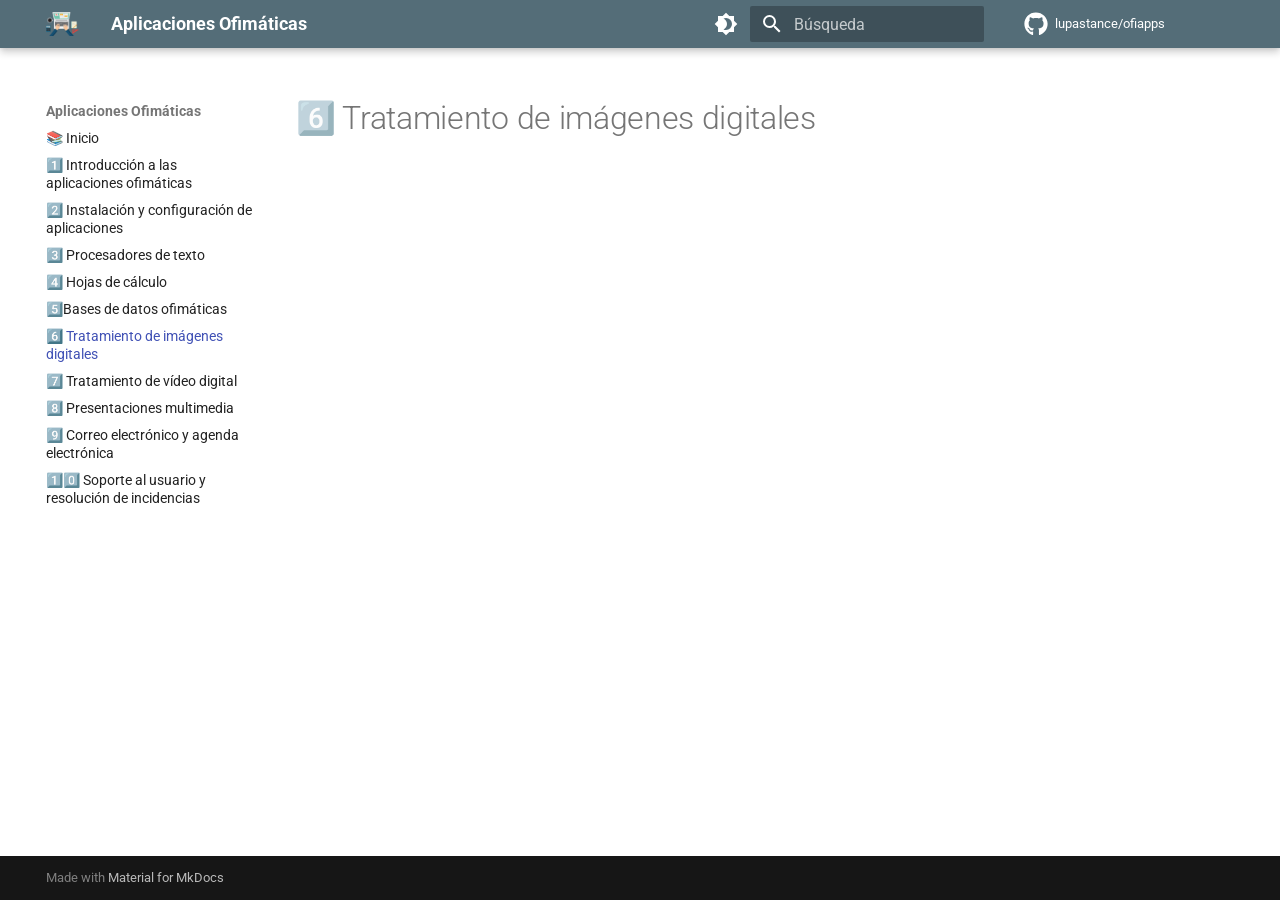
<file: 6/index.html>
<!doctype html>
<html lang="es" class="no-js">
  <head>
    
      <meta charset="utf-8">
      <meta name="viewport" content="width=device-width,initial-scale=1">
      
      
      
        <link rel="canonical" href="https://lupastance.github.io/ofiapps/6/">
      
      
        <link rel="prev" href="../5/">
      
      
        <link rel="next" href="../7/">
      
      
        
      
      
      <link rel="icon" href="../assets/images/favicon.png">
      <meta name="generator" content="mkdocs-ProperDocs 1.6.7, mkdocs-material-9.7.7">
    
    
      
        <title>6️⃣ Tratamiento de imágenes digitales - Aplicaciones Ofimáticas</title>
      
    
    
      <link rel="stylesheet" href="../assets/stylesheets/main.ec1eaa64.min.css">
      
        
        <link rel="stylesheet" href="../assets/stylesheets/palette.ab4e12ef.min.css">
      
      

  
  
  
  
  <style>:root{--md-annotation-icon:url('data:image/svg+xml;charset=utf-8,%3Csvg%20xmlns%3D%22http%3A//www.w3.org/2000/svg%22%20viewBox%3D%220%200%2024%2024%22%3E%3Cpath%20d%3D%22M8.17%202.76A10.1%2010.1%200%200%201%2012%202c1.31%200%202.61.26%203.83.76%201.21.5%202.31%201.24%203.24%202.17s1.67%202.03%202.17%203.24c.5%201.22.76%202.52.76%203.83%200%202.65-1.05%205.2-2.93%207.07A9.97%209.97%200%200%201%2012%2022a10.1%2010.1%200%200%201-3.83-.76%2010%2010%200%200%201-3.24-2.17A9.97%209.97%200%200%201%202%2012c0-2.65%201.05-5.2%202.93-7.07.93-.93%202.03-1.67%203.24-2.17M12%2017l1.56-3.42L17%2012l-3.44-1.56L12%207l-1.57%203.44L7%2012l3.43%201.58z%22/%3E%3C/svg%3E');}</style>


    
    
      
    
    
      
        
        
        <link rel="preconnect" href="https://fonts.gstatic.com" crossorigin>
        <link rel="stylesheet" href="https://fonts.googleapis.com/css?family=Roboto:300,300i,400,400i,700,700i%7CRoboto+Mono:400,400i,700,700i&display=fallback">
        <style>:root{--md-text-font:"Roboto";--md-code-font:"Roboto Mono"}</style>
      
    
    
      <link rel="stylesheet" href="../css/extra.css">
    
    <script>__md_scope=new URL("..",location),__md_hash=e=>[...e].reduce(((e,_)=>(e<<5)-e+_.charCodeAt(0)),0),__md_get=(e,_=localStorage,t=__md_scope)=>JSON.parse(_.getItem(t.pathname+"."+e)),__md_set=(e,_,t=localStorage,a=__md_scope)=>{try{t.setItem(a.pathname+"."+e,JSON.stringify(_))}catch(e){}}</script>
    
      

    
    
  </head>
  
  
    
    
      
    
    
    
    
    <body dir="ltr" data-md-color-scheme="default" data-md-color-primary="blue-grey" data-md-color-accent="pink">
  
    
    <input class="md-toggle" data-md-toggle="drawer" type="checkbox" id="__drawer" autocomplete="off">
    <input class="md-toggle" data-md-toggle="search" type="checkbox" id="__search" autocomplete="off">
    <label class="md-overlay" for="__drawer"></label>
    <div data-md-component="skip">
      
    </div>
    <div data-md-component="announce">
      
    </div>
    
    
      

  

<header class="md-header md-header--shadow" data-md-component="header">
  <nav class="md-header__inner md-grid" aria-label="Cabecera">
    <a href=".." title="Aplicaciones Ofimáticas" class="md-header__button md-logo" aria-label="Aplicaciones Ofimáticas" data-md-component="logo">
      
  <img src="../assets/logo.png" alt="logo">

    </a>
    <label class="md-header__button md-icon" for="__drawer">
      
      <svg xmlns="http://www.w3.org/2000/svg" viewBox="0 0 24 24"><path d="M3 6h18v2H3zm0 5h18v2H3zm0 5h18v2H3z"/></svg>
    </label>
    <div class="md-header__title" data-md-component="header-title">
      <div class="md-header__ellipsis">
        <div class="md-header__topic">
          <span class="md-ellipsis">
            Aplicaciones Ofimáticas
          </span>
        </div>
        <div class="md-header__topic" data-md-component="header-topic">
          <span class="md-ellipsis">
            
              6️⃣ Tratamiento de imágenes digitales
            
          </span>
        </div>
      </div>
    </div>
    
      
        <form class="md-header__option" data-md-component="palette">
  
    
    
    
    <input class="md-option" data-md-color-media="" data-md-color-scheme="default" data-md-color-primary="blue-grey" data-md-color-accent="pink"  aria-label="💤 Cambiar a modo oscuro"  type="radio" name="__palette" id="__palette_0">
    
      <label class="md-header__button md-icon" title="💤 Cambiar a modo oscuro" for="__palette_1" hidden>
        <svg xmlns="http://www.w3.org/2000/svg" viewBox="0 0 24 24"><path d="M12 18c-.89 0-1.74-.2-2.5-.55C11.56 16.5 13 14.42 13 12s-1.44-4.5-3.5-5.45C10.26 6.2 11.11 6 12 6a6 6 0 0 1 6 6 6 6 0 0 1-6 6m8-9.31V4h-4.69L12 .69 8.69 4H4v4.69L.69 12 4 15.31V20h4.69L12 23.31 15.31 20H20v-4.69L23.31 12z"/></svg>
      </label>
    
  
    
    
    
    <input class="md-option" data-md-color-media="" data-md-color-scheme="slate" data-md-color-primary="blue-grey" data-md-color-accent="cyan"  aria-label="👹 Activar el modo psicópata"  type="radio" name="__palette" id="__palette_1">
    
      <label class="md-header__button md-icon" title="👹 Activar el modo psicópata" for="__palette_0" hidden>
        <svg xmlns="http://www.w3.org/2000/svg" viewBox="0 0 24 24"><path d="M12 8a4 4 0 0 0-4 4 4 4 0 0 0 4 4 4 4 0 0 0 4-4 4 4 0 0 0-4-4m0 10a6 6 0 0 1-6-6 6 6 0 0 1 6-6 6 6 0 0 1 6 6 6 6 0 0 1-6 6m8-9.31V4h-4.69L12 .69 8.69 4H4v4.69L.69 12 4 15.31V20h4.69L12 23.31 15.31 20H20v-4.69L23.31 12z"/></svg>
      </label>
    
  
</form>
      
    
    
      <script>var palette=__md_get("__palette");if(palette&&palette.color){if("(prefers-color-scheme)"===palette.color.media){var media=matchMedia("(prefers-color-scheme: light)"),input=document.querySelector(media.matches?"[data-md-color-media='(prefers-color-scheme: light)']":"[data-md-color-media='(prefers-color-scheme: dark)']");palette.color.media=input.getAttribute("data-md-color-media"),palette.color.scheme=input.getAttribute("data-md-color-scheme"),palette.color.primary=input.getAttribute("data-md-color-primary"),palette.color.accent=input.getAttribute("data-md-color-accent")}for(var[key,value]of Object.entries(palette.color))document.body.setAttribute("data-md-color-"+key,value)}</script>
    
    
    
      
      
        <label class="md-header__button md-icon" for="__search">
          
          <svg xmlns="http://www.w3.org/2000/svg" viewBox="0 0 24 24"><path d="M9.5 3A6.5 6.5 0 0 1 16 9.5c0 1.61-.59 3.09-1.56 4.23l.27.27h.79l5 5-1.5 1.5-5-5v-.79l-.27-.27A6.52 6.52 0 0 1 9.5 16 6.5 6.5 0 0 1 3 9.5 6.5 6.5 0 0 1 9.5 3m0 2C7 5 5 7 5 9.5S7 14 9.5 14 14 12 14 9.5 12 5 9.5 5"/></svg>
        </label>
        <div class="md-search" data-md-component="search" role="dialog">
  <label class="md-search__overlay" for="__search"></label>
  <div class="md-search__inner" role="search">
    <form class="md-search__form" name="search">
      <input type="text" class="md-search__input" name="query" aria-label="Búsqueda" placeholder="Búsqueda" autocapitalize="off" autocorrect="off" autocomplete="off" spellcheck="false" data-md-component="search-query" required>
      <label class="md-search__icon md-icon" for="__search">
        
        <svg xmlns="http://www.w3.org/2000/svg" viewBox="0 0 24 24"><path d="M9.5 3A6.5 6.5 0 0 1 16 9.5c0 1.61-.59 3.09-1.56 4.23l.27.27h.79l5 5-1.5 1.5-5-5v-.79l-.27-.27A6.52 6.52 0 0 1 9.5 16 6.5 6.5 0 0 1 3 9.5 6.5 6.5 0 0 1 9.5 3m0 2C7 5 5 7 5 9.5S7 14 9.5 14 14 12 14 9.5 12 5 9.5 5"/></svg>
        
        <svg xmlns="http://www.w3.org/2000/svg" viewBox="0 0 24 24"><path d="M20 11v2H8l5.5 5.5-1.42 1.42L4.16 12l7.92-7.92L13.5 5.5 8 11z"/></svg>
      </label>
      <nav class="md-search__options" aria-label="Buscar">
        
        <button type="reset" class="md-search__icon md-icon" title="Limpiar" aria-label="Limpiar" tabindex="-1">
          
          <svg xmlns="http://www.w3.org/2000/svg" viewBox="0 0 24 24"><path d="M19 6.41 17.59 5 12 10.59 6.41 5 5 6.41 10.59 12 5 17.59 6.41 19 12 13.41 17.59 19 19 17.59 13.41 12z"/></svg>
        </button>
      </nav>
      
        <div class="md-search__suggest" data-md-component="search-suggest"></div>
      
    </form>
    <div class="md-search__output">
      <div class="md-search__scrollwrap" tabindex="0" data-md-scrollfix>
        <div class="md-search-result" data-md-component="search-result">
          <div class="md-search-result__meta">
            Inicializando búsqueda
          </div>
          <ol class="md-search-result__list" role="presentation"></ol>
        </div>
      </div>
    </div>
  </div>
</div>
      
    
    
      <div class="md-header__source">
        <a href="https://github.com/lupastance/ofiapps" title="Ir al repositorio" class="md-source" data-md-component="source">
  <div class="md-source__icon md-icon">
    
    <svg xmlns="http://www.w3.org/2000/svg" viewBox="0 0 512 512"><!--! Font Awesome Free 7.1.0 by @fontawesome - https://fontawesome.com License - https://fontawesome.com/license/free (Icons: CC BY 4.0, Fonts: SIL OFL 1.1, Code: MIT License) Copyright 2025 Fonticons, Inc.--><path d="M173.9 397.4c0 2-2.3 3.6-5.2 3.6-3.3.3-5.6-1.3-5.6-3.6 0-2 2.3-3.6 5.2-3.6 3-.3 5.6 1.3 5.6 3.6m-31.1-4.5c-.7 2 1.3 4.3 4.3 4.9 2.6 1 5.6 0 6.2-2s-1.3-4.3-4.3-5.2c-2.6-.7-5.5.3-6.2 2.3m44.2-1.7c-2.9.7-4.9 2.6-4.6 4.9.3 2 2.9 3.3 5.9 2.6 2.9-.7 4.9-2.6 4.6-4.6-.3-1.9-3-3.2-5.9-2.9M252.8 8C114.1 8 8 113.3 8 252c0 110.9 69.8 205.8 169.5 239.2 12.8 2.3 17.3-5.6 17.3-12.1 0-6.2-.3-40.4-.3-61.4 0 0-70 15-84.7-29.8 0 0-11.4-29.1-27.8-36.6 0 0-22.9-15.7 1.6-15.4 0 0 24.9 2 38.6 25.8 21.9 38.6 58.6 27.5 72.9 20.9 2.3-16 8.8-27.1 16-33.7-55.9-6.2-112.3-14.3-112.3-110.5 0-27.5 7.6-41.3 23.6-58.9-2.6-6.5-11.1-33.3 2.6-67.9 20.9-6.5 69 27 69 27 20-5.6 41.5-8.5 62.8-8.5s42.8 2.9 62.8 8.5c0 0 48.1-33.6 69-27 13.7 34.7 5.2 61.4 2.6 67.9 16 17.7 25.8 31.5 25.8 58.9 0 96.5-58.9 104.2-114.8 110.5 9.2 7.9 17 22.9 17 46.4 0 33.7-.3 75.4-.3 83.6 0 6.5 4.6 14.4 17.3 12.1C436.2 457.8 504 362.9 504 252 504 113.3 391.5 8 252.8 8M105.2 352.9c-1.3 1-1 3.3.7 5.2 1.6 1.6 3.9 2.3 5.2 1 1.3-1 1-3.3-.7-5.2-1.6-1.6-3.9-2.3-5.2-1m-10.8-8.1c-.7 1.3.3 2.9 2.3 3.9 1.6 1 3.6.7 4.3-.7.7-1.3-.3-2.9-2.3-3.9-2-.6-3.6-.3-4.3.7m32.4 35.6c-1.6 1.3-1 4.3 1.3 6.2 2.3 2.3 5.2 2.6 6.5 1 1.3-1.3.7-4.3-1.3-6.2-2.2-2.3-5.2-2.6-6.5-1m-11.4-14.7c-1.6 1-1.6 3.6 0 5.9s4.3 3.3 5.6 2.3c1.6-1.3 1.6-3.9 0-6.2-1.4-2.3-4-3.3-5.6-2"/></svg>
  </div>
  <div class="md-source__repository">
    lupastance/ofiapps
  </div>
</a>
      </div>
    
  </nav>
  
</header>
    
    <div class="md-container" data-md-component="container">
      
      
        
          
        
      
      <main class="md-main" data-md-component="main">
        <div class="md-main__inner md-grid">
          
            
              
              <div class="md-sidebar md-sidebar--primary" data-md-component="sidebar" data-md-type="navigation" >
                <div class="md-sidebar__scrollwrap">
                  <div class="md-sidebar__inner">
                    



  

<nav class="md-nav md-nav--primary md-nav--integrated" aria-label="Navegación" data-md-level="0">
  <label class="md-nav__title" for="__drawer">
    <a href=".." title="Aplicaciones Ofimáticas" class="md-nav__button md-logo" aria-label="Aplicaciones Ofimáticas" data-md-component="logo">
      
  <img src="../assets/logo.png" alt="logo">

    </a>
    Aplicaciones Ofimáticas
  </label>
  
    <div class="md-nav__source">
      <a href="https://github.com/lupastance/ofiapps" title="Ir al repositorio" class="md-source" data-md-component="source">
  <div class="md-source__icon md-icon">
    
    <svg xmlns="http://www.w3.org/2000/svg" viewBox="0 0 512 512"><!--! Font Awesome Free 7.1.0 by @fontawesome - https://fontawesome.com License - https://fontawesome.com/license/free (Icons: CC BY 4.0, Fonts: SIL OFL 1.1, Code: MIT License) Copyright 2025 Fonticons, Inc.--><path d="M173.9 397.4c0 2-2.3 3.6-5.2 3.6-3.3.3-5.6-1.3-5.6-3.6 0-2 2.3-3.6 5.2-3.6 3-.3 5.6 1.3 5.6 3.6m-31.1-4.5c-.7 2 1.3 4.3 4.3 4.9 2.6 1 5.6 0 6.2-2s-1.3-4.3-4.3-5.2c-2.6-.7-5.5.3-6.2 2.3m44.2-1.7c-2.9.7-4.9 2.6-4.6 4.9.3 2 2.9 3.3 5.9 2.6 2.9-.7 4.9-2.6 4.6-4.6-.3-1.9-3-3.2-5.9-2.9M252.8 8C114.1 8 8 113.3 8 252c0 110.9 69.8 205.8 169.5 239.2 12.8 2.3 17.3-5.6 17.3-12.1 0-6.2-.3-40.4-.3-61.4 0 0-70 15-84.7-29.8 0 0-11.4-29.1-27.8-36.6 0 0-22.9-15.7 1.6-15.4 0 0 24.9 2 38.6 25.8 21.9 38.6 58.6 27.5 72.9 20.9 2.3-16 8.8-27.1 16-33.7-55.9-6.2-112.3-14.3-112.3-110.5 0-27.5 7.6-41.3 23.6-58.9-2.6-6.5-11.1-33.3 2.6-67.9 20.9-6.5 69 27 69 27 20-5.6 41.5-8.5 62.8-8.5s42.8 2.9 62.8 8.5c0 0 48.1-33.6 69-27 13.7 34.7 5.2 61.4 2.6 67.9 16 17.7 25.8 31.5 25.8 58.9 0 96.5-58.9 104.2-114.8 110.5 9.2 7.9 17 22.9 17 46.4 0 33.7-.3 75.4-.3 83.6 0 6.5 4.6 14.4 17.3 12.1C436.2 457.8 504 362.9 504 252 504 113.3 391.5 8 252.8 8M105.2 352.9c-1.3 1-1 3.3.7 5.2 1.6 1.6 3.9 2.3 5.2 1 1.3-1 1-3.3-.7-5.2-1.6-1.6-3.9-2.3-5.2-1m-10.8-8.1c-.7 1.3.3 2.9 2.3 3.9 1.6 1 3.6.7 4.3-.7.7-1.3-.3-2.9-2.3-3.9-2-.6-3.6-.3-4.3.7m32.4 35.6c-1.6 1.3-1 4.3 1.3 6.2 2.3 2.3 5.2 2.6 6.5 1 1.3-1.3.7-4.3-1.3-6.2-2.2-2.3-5.2-2.6-6.5-1m-11.4-14.7c-1.6 1-1.6 3.6 0 5.9s4.3 3.3 5.6 2.3c1.6-1.3 1.6-3.9 0-6.2-1.4-2.3-4-3.3-5.6-2"/></svg>
  </div>
  <div class="md-source__repository">
    lupastance/ofiapps
  </div>
</a>
    </div>
  
  <ul class="md-nav__list" data-md-scrollfix>
    
      
      
  
  
  
  
    <li class="md-nav__item">
      <a href=".." class="md-nav__link">
        
  
  
  <span class="md-ellipsis">
    
  
    📚 Inicio
  

    
  </span>
  
  

      </a>
    </li>
  

    
      
      
  
  
  
  
    <li class="md-nav__item">
      <a href="../1/" class="md-nav__link">
        
  
  
  <span class="md-ellipsis">
    
  
    1️⃣ Introducción a las aplicaciones ofimáticas
  

    
  </span>
  
  

      </a>
    </li>
  

    
      
      
  
  
  
  
    <li class="md-nav__item">
      <a href="../2/" class="md-nav__link">
        
  
  
  <span class="md-ellipsis">
    
  
    2️⃣ Instalación y configuración de aplicaciones
  

    
  </span>
  
  

      </a>
    </li>
  

    
      
      
  
  
  
  
    <li class="md-nav__item">
      <a href="../3/" class="md-nav__link">
        
  
  
  <span class="md-ellipsis">
    
  
    3️⃣ Procesadores de texto
  

    
  </span>
  
  

      </a>
    </li>
  

    
      
      
  
  
  
  
    <li class="md-nav__item">
      <a href="../4/" class="md-nav__link">
        
  
  
  <span class="md-ellipsis">
    
  
    4️⃣ Hojas de cálculo
  

    
  </span>
  
  

      </a>
    </li>
  

    
      
      
  
  
  
  
    <li class="md-nav__item">
      <a href="../5/" class="md-nav__link">
        
  
  
  <span class="md-ellipsis">
    
  
    5️⃣Bases de datos ofimáticas
  

    
  </span>
  
  

      </a>
    </li>
  

    
      
      
  
  
    
  
  
  
    <li class="md-nav__item md-nav__item--active">
      
      <input class="md-nav__toggle md-toggle" type="checkbox" id="__toc">
      
      
      
      <a href="./" class="md-nav__link md-nav__link--active">
        
  
  
  <span class="md-ellipsis">
    
  
    6️⃣ Tratamiento de imágenes digitales
  

    
  </span>
  
  

      </a>
      
    </li>
  

    
      
      
  
  
  
  
    <li class="md-nav__item">
      <a href="../7/" class="md-nav__link">
        
  
  
  <span class="md-ellipsis">
    
  
    7️⃣ Tratamiento de vídeo digital
  

    
  </span>
  
  

      </a>
    </li>
  

    
      
      
  
  
  
  
    <li class="md-nav__item">
      <a href="../8/" class="md-nav__link">
        
  
  
  <span class="md-ellipsis">
    
  
    8️⃣ Presentaciones multimedia
  

    
  </span>
  
  

      </a>
    </li>
  

    
      
      
  
  
  
  
    <li class="md-nav__item">
      <a href="../9/" class="md-nav__link">
        
  
  
  <span class="md-ellipsis">
    
  
    9️⃣ Correo electrónico y agenda electrónica
  

    
  </span>
  
  

      </a>
    </li>
  

    
      
      
  
  
  
  
    <li class="md-nav__item">
      <a href="../10/" class="md-nav__link">
        
  
  
  <span class="md-ellipsis">
    
  
    1️⃣0️⃣ Soporte al usuario y resolución de incidencias
  

    
  </span>
  
  

      </a>
    </li>
  

    
  </ul>
</nav>
                  </div>
                </div>
              </div>
            
            
          
          
            <div class="md-content" data-md-component="content">
              
              <article class="md-content__inner md-typeset">
                
                  


  
  


  <h1>6️⃣ Tratamiento de imágenes digitales</h1>














                
              </article>
            </div>
          
          
<script>var target=document.getElementById(location.hash.slice(1));target&&target.name&&(target.checked=target.name.startsWith("__tabbed_"))</script>
        </div>
        
      </main>
      
        <footer class="md-footer">
  
  <div class="md-footer-meta md-typeset">
    <div class="md-footer-meta__inner md-grid">
      <div class="md-copyright">
  
  
    Made with
    <a href="https://squidfunk.github.io/mkdocs-material/" target="_blank" rel="noopener">
      Material for MkDocs
    </a>
  
</div>
      
    </div>
  </div>
</footer>
      
    </div>
    <div class="md-dialog" data-md-component="dialog">
      <div class="md-dialog__inner md-typeset"></div>
    </div>
    
      <div class="md-progress" data-md-component="progress" role="progressbar"></div>
    
    
    
      
      
      <script id="__config" type="application/json">{"annotate": null, "base": "..", "features": ["navigation.instant", "navigation.instant.progress", "search.suggest", "search.highlight", "header.autohide", "content.code.copy", "toc.integrate", "content.tooltips"], "search": "../assets/javascripts/workers/search.2c215733.min.js", "tags": null, "translations": {"clipboard.copied": "Copiado al portapapeles", "clipboard.copy": "Copiar al portapapeles", "search.result.more.one": "1 m\u00e1s en esta p\u00e1gina", "search.result.more.other": "# m\u00e1s en esta p\u00e1gina", "search.result.none": "No se encontraron documentos", "search.result.one": "1 documento encontrado", "search.result.other": "# documentos encontrados", "search.result.placeholder": "Teclee para comenzar b\u00fasqueda", "search.result.term.missing": "Falta", "select.version": "Seleccionar versi\u00f3n"}, "version": null}</script>
    
    
      <script src="../assets/javascripts/bundle.d7400e89.min.js"></script>
      
    
  </body>
</html>
</file>
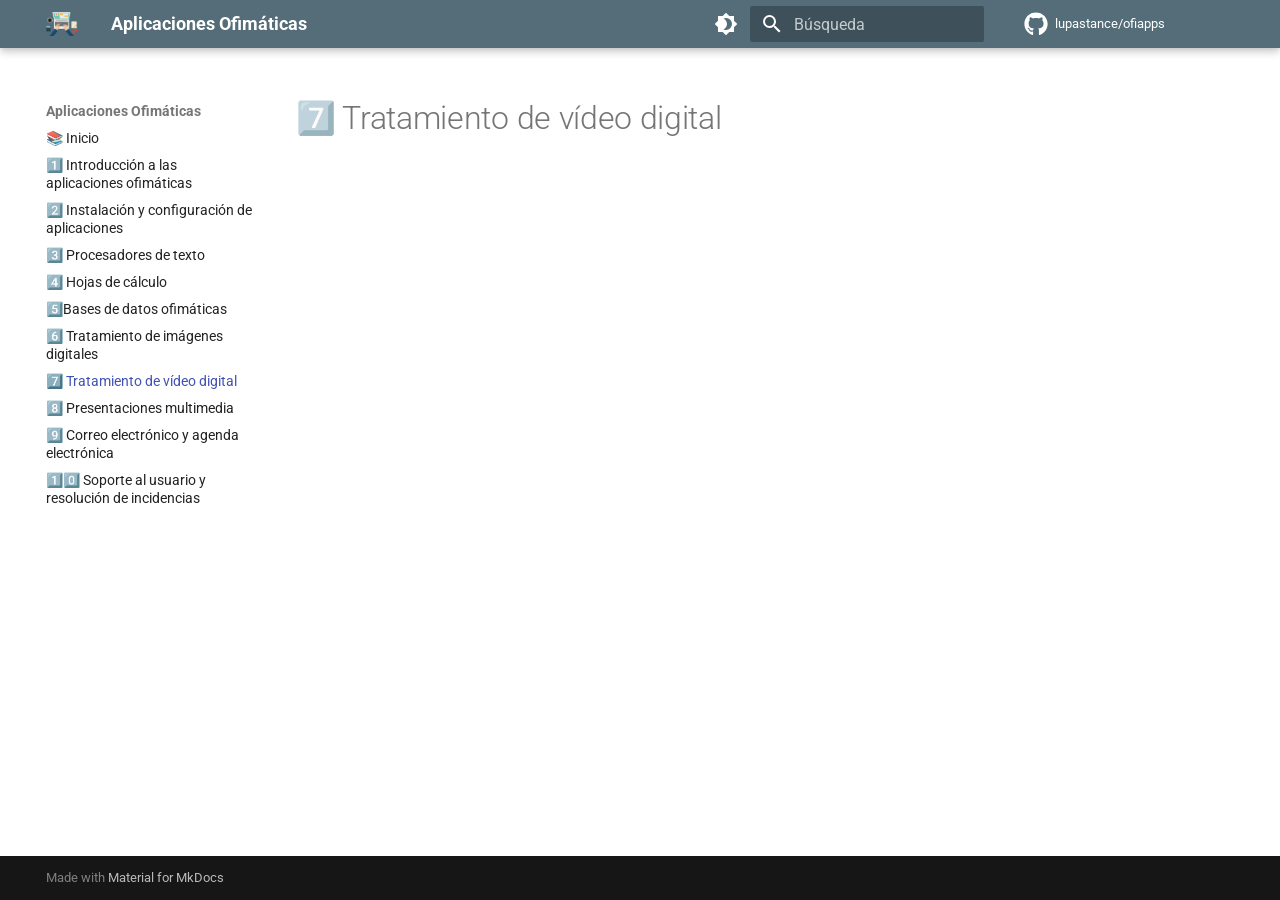
<file: 7/index.html>
<!doctype html>
<html lang="es" class="no-js">
  <head>
    
      <meta charset="utf-8">
      <meta name="viewport" content="width=device-width,initial-scale=1">
      
      
      
        <link rel="canonical" href="https://lupastance.github.io/ofiapps/7/">
      
      
        <link rel="prev" href="../6/">
      
      
        <link rel="next" href="../8/">
      
      
        
      
      
      <link rel="icon" href="../assets/images/favicon.png">
      <meta name="generator" content="mkdocs-ProperDocs 1.6.7, mkdocs-material-9.7.7">
    
    
      
        <title>7️⃣ Tratamiento de vídeo digital - Aplicaciones Ofimáticas</title>
      
    
    
      <link rel="stylesheet" href="../assets/stylesheets/main.ec1eaa64.min.css">
      
        
        <link rel="stylesheet" href="../assets/stylesheets/palette.ab4e12ef.min.css">
      
      

  
  
  
  
  <style>:root{--md-annotation-icon:url('data:image/svg+xml;charset=utf-8,%3Csvg%20xmlns%3D%22http%3A//www.w3.org/2000/svg%22%20viewBox%3D%220%200%2024%2024%22%3E%3Cpath%20d%3D%22M8.17%202.76A10.1%2010.1%200%200%201%2012%202c1.31%200%202.61.26%203.83.76%201.21.5%202.31%201.24%203.24%202.17s1.67%202.03%202.17%203.24c.5%201.22.76%202.52.76%203.83%200%202.65-1.05%205.2-2.93%207.07A9.97%209.97%200%200%201%2012%2022a10.1%2010.1%200%200%201-3.83-.76%2010%2010%200%200%201-3.24-2.17A9.97%209.97%200%200%201%202%2012c0-2.65%201.05-5.2%202.93-7.07.93-.93%202.03-1.67%203.24-2.17M12%2017l1.56-3.42L17%2012l-3.44-1.56L12%207l-1.57%203.44L7%2012l3.43%201.58z%22/%3E%3C/svg%3E');}</style>


    
    
      
    
    
      
        
        
        <link rel="preconnect" href="https://fonts.gstatic.com" crossorigin>
        <link rel="stylesheet" href="https://fonts.googleapis.com/css?family=Roboto:300,300i,400,400i,700,700i%7CRoboto+Mono:400,400i,700,700i&display=fallback">
        <style>:root{--md-text-font:"Roboto";--md-code-font:"Roboto Mono"}</style>
      
    
    
      <link rel="stylesheet" href="../css/extra.css">
    
    <script>__md_scope=new URL("..",location),__md_hash=e=>[...e].reduce(((e,_)=>(e<<5)-e+_.charCodeAt(0)),0),__md_get=(e,_=localStorage,t=__md_scope)=>JSON.parse(_.getItem(t.pathname+"."+e)),__md_set=(e,_,t=localStorage,a=__md_scope)=>{try{t.setItem(a.pathname+"."+e,JSON.stringify(_))}catch(e){}}</script>
    
      

    
    
  </head>
  
  
    
    
      
    
    
    
    
    <body dir="ltr" data-md-color-scheme="default" data-md-color-primary="blue-grey" data-md-color-accent="pink">
  
    
    <input class="md-toggle" data-md-toggle="drawer" type="checkbox" id="__drawer" autocomplete="off">
    <input class="md-toggle" data-md-toggle="search" type="checkbox" id="__search" autocomplete="off">
    <label class="md-overlay" for="__drawer"></label>
    <div data-md-component="skip">
      
    </div>
    <div data-md-component="announce">
      
    </div>
    
    
      

  

<header class="md-header md-header--shadow" data-md-component="header">
  <nav class="md-header__inner md-grid" aria-label="Cabecera">
    <a href=".." title="Aplicaciones Ofimáticas" class="md-header__button md-logo" aria-label="Aplicaciones Ofimáticas" data-md-component="logo">
      
  <img src="../assets/logo.png" alt="logo">

    </a>
    <label class="md-header__button md-icon" for="__drawer">
      
      <svg xmlns="http://www.w3.org/2000/svg" viewBox="0 0 24 24"><path d="M3 6h18v2H3zm0 5h18v2H3zm0 5h18v2H3z"/></svg>
    </label>
    <div class="md-header__title" data-md-component="header-title">
      <div class="md-header__ellipsis">
        <div class="md-header__topic">
          <span class="md-ellipsis">
            Aplicaciones Ofimáticas
          </span>
        </div>
        <div class="md-header__topic" data-md-component="header-topic">
          <span class="md-ellipsis">
            
              7️⃣ Tratamiento de vídeo digital
            
          </span>
        </div>
      </div>
    </div>
    
      
        <form class="md-header__option" data-md-component="palette">
  
    
    
    
    <input class="md-option" data-md-color-media="" data-md-color-scheme="default" data-md-color-primary="blue-grey" data-md-color-accent="pink"  aria-label="💤 Cambiar a modo oscuro"  type="radio" name="__palette" id="__palette_0">
    
      <label class="md-header__button md-icon" title="💤 Cambiar a modo oscuro" for="__palette_1" hidden>
        <svg xmlns="http://www.w3.org/2000/svg" viewBox="0 0 24 24"><path d="M12 18c-.89 0-1.74-.2-2.5-.55C11.56 16.5 13 14.42 13 12s-1.44-4.5-3.5-5.45C10.26 6.2 11.11 6 12 6a6 6 0 0 1 6 6 6 6 0 0 1-6 6m8-9.31V4h-4.69L12 .69 8.69 4H4v4.69L.69 12 4 15.31V20h4.69L12 23.31 15.31 20H20v-4.69L23.31 12z"/></svg>
      </label>
    
  
    
    
    
    <input class="md-option" data-md-color-media="" data-md-color-scheme="slate" data-md-color-primary="blue-grey" data-md-color-accent="cyan"  aria-label="👹 Activar el modo psicópata"  type="radio" name="__palette" id="__palette_1">
    
      <label class="md-header__button md-icon" title="👹 Activar el modo psicópata" for="__palette_0" hidden>
        <svg xmlns="http://www.w3.org/2000/svg" viewBox="0 0 24 24"><path d="M12 8a4 4 0 0 0-4 4 4 4 0 0 0 4 4 4 4 0 0 0 4-4 4 4 0 0 0-4-4m0 10a6 6 0 0 1-6-6 6 6 0 0 1 6-6 6 6 0 0 1 6 6 6 6 0 0 1-6 6m8-9.31V4h-4.69L12 .69 8.69 4H4v4.69L.69 12 4 15.31V20h4.69L12 23.31 15.31 20H20v-4.69L23.31 12z"/></svg>
      </label>
    
  
</form>
      
    
    
      <script>var palette=__md_get("__palette");if(palette&&palette.color){if("(prefers-color-scheme)"===palette.color.media){var media=matchMedia("(prefers-color-scheme: light)"),input=document.querySelector(media.matches?"[data-md-color-media='(prefers-color-scheme: light)']":"[data-md-color-media='(prefers-color-scheme: dark)']");palette.color.media=input.getAttribute("data-md-color-media"),palette.color.scheme=input.getAttribute("data-md-color-scheme"),palette.color.primary=input.getAttribute("data-md-color-primary"),palette.color.accent=input.getAttribute("data-md-color-accent")}for(var[key,value]of Object.entries(palette.color))document.body.setAttribute("data-md-color-"+key,value)}</script>
    
    
    
      
      
        <label class="md-header__button md-icon" for="__search">
          
          <svg xmlns="http://www.w3.org/2000/svg" viewBox="0 0 24 24"><path d="M9.5 3A6.5 6.5 0 0 1 16 9.5c0 1.61-.59 3.09-1.56 4.23l.27.27h.79l5 5-1.5 1.5-5-5v-.79l-.27-.27A6.52 6.52 0 0 1 9.5 16 6.5 6.5 0 0 1 3 9.5 6.5 6.5 0 0 1 9.5 3m0 2C7 5 5 7 5 9.5S7 14 9.5 14 14 12 14 9.5 12 5 9.5 5"/></svg>
        </label>
        <div class="md-search" data-md-component="search" role="dialog">
  <label class="md-search__overlay" for="__search"></label>
  <div class="md-search__inner" role="search">
    <form class="md-search__form" name="search">
      <input type="text" class="md-search__input" name="query" aria-label="Búsqueda" placeholder="Búsqueda" autocapitalize="off" autocorrect="off" autocomplete="off" spellcheck="false" data-md-component="search-query" required>
      <label class="md-search__icon md-icon" for="__search">
        
        <svg xmlns="http://www.w3.org/2000/svg" viewBox="0 0 24 24"><path d="M9.5 3A6.5 6.5 0 0 1 16 9.5c0 1.61-.59 3.09-1.56 4.23l.27.27h.79l5 5-1.5 1.5-5-5v-.79l-.27-.27A6.52 6.52 0 0 1 9.5 16 6.5 6.5 0 0 1 3 9.5 6.5 6.5 0 0 1 9.5 3m0 2C7 5 5 7 5 9.5S7 14 9.5 14 14 12 14 9.5 12 5 9.5 5"/></svg>
        
        <svg xmlns="http://www.w3.org/2000/svg" viewBox="0 0 24 24"><path d="M20 11v2H8l5.5 5.5-1.42 1.42L4.16 12l7.92-7.92L13.5 5.5 8 11z"/></svg>
      </label>
      <nav class="md-search__options" aria-label="Buscar">
        
        <button type="reset" class="md-search__icon md-icon" title="Limpiar" aria-label="Limpiar" tabindex="-1">
          
          <svg xmlns="http://www.w3.org/2000/svg" viewBox="0 0 24 24"><path d="M19 6.41 17.59 5 12 10.59 6.41 5 5 6.41 10.59 12 5 17.59 6.41 19 12 13.41 17.59 19 19 17.59 13.41 12z"/></svg>
        </button>
      </nav>
      
        <div class="md-search__suggest" data-md-component="search-suggest"></div>
      
    </form>
    <div class="md-search__output">
      <div class="md-search__scrollwrap" tabindex="0" data-md-scrollfix>
        <div class="md-search-result" data-md-component="search-result">
          <div class="md-search-result__meta">
            Inicializando búsqueda
          </div>
          <ol class="md-search-result__list" role="presentation"></ol>
        </div>
      </div>
    </div>
  </div>
</div>
      
    
    
      <div class="md-header__source">
        <a href="https://github.com/lupastance/ofiapps" title="Ir al repositorio" class="md-source" data-md-component="source">
  <div class="md-source__icon md-icon">
    
    <svg xmlns="http://www.w3.org/2000/svg" viewBox="0 0 512 512"><!--! Font Awesome Free 7.1.0 by @fontawesome - https://fontawesome.com License - https://fontawesome.com/license/free (Icons: CC BY 4.0, Fonts: SIL OFL 1.1, Code: MIT License) Copyright 2025 Fonticons, Inc.--><path d="M173.9 397.4c0 2-2.3 3.6-5.2 3.6-3.3.3-5.6-1.3-5.6-3.6 0-2 2.3-3.6 5.2-3.6 3-.3 5.6 1.3 5.6 3.6m-31.1-4.5c-.7 2 1.3 4.3 4.3 4.9 2.6 1 5.6 0 6.2-2s-1.3-4.3-4.3-5.2c-2.6-.7-5.5.3-6.2 2.3m44.2-1.7c-2.9.7-4.9 2.6-4.6 4.9.3 2 2.9 3.3 5.9 2.6 2.9-.7 4.9-2.6 4.6-4.6-.3-1.9-3-3.2-5.9-2.9M252.8 8C114.1 8 8 113.3 8 252c0 110.9 69.8 205.8 169.5 239.2 12.8 2.3 17.3-5.6 17.3-12.1 0-6.2-.3-40.4-.3-61.4 0 0-70 15-84.7-29.8 0 0-11.4-29.1-27.8-36.6 0 0-22.9-15.7 1.6-15.4 0 0 24.9 2 38.6 25.8 21.9 38.6 58.6 27.5 72.9 20.9 2.3-16 8.8-27.1 16-33.7-55.9-6.2-112.3-14.3-112.3-110.5 0-27.5 7.6-41.3 23.6-58.9-2.6-6.5-11.1-33.3 2.6-67.9 20.9-6.5 69 27 69 27 20-5.6 41.5-8.5 62.8-8.5s42.8 2.9 62.8 8.5c0 0 48.1-33.6 69-27 13.7 34.7 5.2 61.4 2.6 67.9 16 17.7 25.8 31.5 25.8 58.9 0 96.5-58.9 104.2-114.8 110.5 9.2 7.9 17 22.9 17 46.4 0 33.7-.3 75.4-.3 83.6 0 6.5 4.6 14.4 17.3 12.1C436.2 457.8 504 362.9 504 252 504 113.3 391.5 8 252.8 8M105.2 352.9c-1.3 1-1 3.3.7 5.2 1.6 1.6 3.9 2.3 5.2 1 1.3-1 1-3.3-.7-5.2-1.6-1.6-3.9-2.3-5.2-1m-10.8-8.1c-.7 1.3.3 2.9 2.3 3.9 1.6 1 3.6.7 4.3-.7.7-1.3-.3-2.9-2.3-3.9-2-.6-3.6-.3-4.3.7m32.4 35.6c-1.6 1.3-1 4.3 1.3 6.2 2.3 2.3 5.2 2.6 6.5 1 1.3-1.3.7-4.3-1.3-6.2-2.2-2.3-5.2-2.6-6.5-1m-11.4-14.7c-1.6 1-1.6 3.6 0 5.9s4.3 3.3 5.6 2.3c1.6-1.3 1.6-3.9 0-6.2-1.4-2.3-4-3.3-5.6-2"/></svg>
  </div>
  <div class="md-source__repository">
    lupastance/ofiapps
  </div>
</a>
      </div>
    
  </nav>
  
</header>
    
    <div class="md-container" data-md-component="container">
      
      
        
          
        
      
      <main class="md-main" data-md-component="main">
        <div class="md-main__inner md-grid">
          
            
              
              <div class="md-sidebar md-sidebar--primary" data-md-component="sidebar" data-md-type="navigation" >
                <div class="md-sidebar__scrollwrap">
                  <div class="md-sidebar__inner">
                    



  

<nav class="md-nav md-nav--primary md-nav--integrated" aria-label="Navegación" data-md-level="0">
  <label class="md-nav__title" for="__drawer">
    <a href=".." title="Aplicaciones Ofimáticas" class="md-nav__button md-logo" aria-label="Aplicaciones Ofimáticas" data-md-component="logo">
      
  <img src="../assets/logo.png" alt="logo">

    </a>
    Aplicaciones Ofimáticas
  </label>
  
    <div class="md-nav__source">
      <a href="https://github.com/lupastance/ofiapps" title="Ir al repositorio" class="md-source" data-md-component="source">
  <div class="md-source__icon md-icon">
    
    <svg xmlns="http://www.w3.org/2000/svg" viewBox="0 0 512 512"><!--! Font Awesome Free 7.1.0 by @fontawesome - https://fontawesome.com License - https://fontawesome.com/license/free (Icons: CC BY 4.0, Fonts: SIL OFL 1.1, Code: MIT License) Copyright 2025 Fonticons, Inc.--><path d="M173.9 397.4c0 2-2.3 3.6-5.2 3.6-3.3.3-5.6-1.3-5.6-3.6 0-2 2.3-3.6 5.2-3.6 3-.3 5.6 1.3 5.6 3.6m-31.1-4.5c-.7 2 1.3 4.3 4.3 4.9 2.6 1 5.6 0 6.2-2s-1.3-4.3-4.3-5.2c-2.6-.7-5.5.3-6.2 2.3m44.2-1.7c-2.9.7-4.9 2.6-4.6 4.9.3 2 2.9 3.3 5.9 2.6 2.9-.7 4.9-2.6 4.6-4.6-.3-1.9-3-3.2-5.9-2.9M252.8 8C114.1 8 8 113.3 8 252c0 110.9 69.8 205.8 169.5 239.2 12.8 2.3 17.3-5.6 17.3-12.1 0-6.2-.3-40.4-.3-61.4 0 0-70 15-84.7-29.8 0 0-11.4-29.1-27.8-36.6 0 0-22.9-15.7 1.6-15.4 0 0 24.9 2 38.6 25.8 21.9 38.6 58.6 27.5 72.9 20.9 2.3-16 8.8-27.1 16-33.7-55.9-6.2-112.3-14.3-112.3-110.5 0-27.5 7.6-41.3 23.6-58.9-2.6-6.5-11.1-33.3 2.6-67.9 20.9-6.5 69 27 69 27 20-5.6 41.5-8.5 62.8-8.5s42.8 2.9 62.8 8.5c0 0 48.1-33.6 69-27 13.7 34.7 5.2 61.4 2.6 67.9 16 17.7 25.8 31.5 25.8 58.9 0 96.5-58.9 104.2-114.8 110.5 9.2 7.9 17 22.9 17 46.4 0 33.7-.3 75.4-.3 83.6 0 6.5 4.6 14.4 17.3 12.1C436.2 457.8 504 362.9 504 252 504 113.3 391.5 8 252.8 8M105.2 352.9c-1.3 1-1 3.3.7 5.2 1.6 1.6 3.9 2.3 5.2 1 1.3-1 1-3.3-.7-5.2-1.6-1.6-3.9-2.3-5.2-1m-10.8-8.1c-.7 1.3.3 2.9 2.3 3.9 1.6 1 3.6.7 4.3-.7.7-1.3-.3-2.9-2.3-3.9-2-.6-3.6-.3-4.3.7m32.4 35.6c-1.6 1.3-1 4.3 1.3 6.2 2.3 2.3 5.2 2.6 6.5 1 1.3-1.3.7-4.3-1.3-6.2-2.2-2.3-5.2-2.6-6.5-1m-11.4-14.7c-1.6 1-1.6 3.6 0 5.9s4.3 3.3 5.6 2.3c1.6-1.3 1.6-3.9 0-6.2-1.4-2.3-4-3.3-5.6-2"/></svg>
  </div>
  <div class="md-source__repository">
    lupastance/ofiapps
  </div>
</a>
    </div>
  
  <ul class="md-nav__list" data-md-scrollfix>
    
      
      
  
  
  
  
    <li class="md-nav__item">
      <a href=".." class="md-nav__link">
        
  
  
  <span class="md-ellipsis">
    
  
    📚 Inicio
  

    
  </span>
  
  

      </a>
    </li>
  

    
      
      
  
  
  
  
    <li class="md-nav__item">
      <a href="../1/" class="md-nav__link">
        
  
  
  <span class="md-ellipsis">
    
  
    1️⃣ Introducción a las aplicaciones ofimáticas
  

    
  </span>
  
  

      </a>
    </li>
  

    
      
      
  
  
  
  
    <li class="md-nav__item">
      <a href="../2/" class="md-nav__link">
        
  
  
  <span class="md-ellipsis">
    
  
    2️⃣ Instalación y configuración de aplicaciones
  

    
  </span>
  
  

      </a>
    </li>
  

    
      
      
  
  
  
  
    <li class="md-nav__item">
      <a href="../3/" class="md-nav__link">
        
  
  
  <span class="md-ellipsis">
    
  
    3️⃣ Procesadores de texto
  

    
  </span>
  
  

      </a>
    </li>
  

    
      
      
  
  
  
  
    <li class="md-nav__item">
      <a href="../4/" class="md-nav__link">
        
  
  
  <span class="md-ellipsis">
    
  
    4️⃣ Hojas de cálculo
  

    
  </span>
  
  

      </a>
    </li>
  

    
      
      
  
  
  
  
    <li class="md-nav__item">
      <a href="../5/" class="md-nav__link">
        
  
  
  <span class="md-ellipsis">
    
  
    5️⃣Bases de datos ofimáticas
  

    
  </span>
  
  

      </a>
    </li>
  

    
      
      
  
  
  
  
    <li class="md-nav__item">
      <a href="../6/" class="md-nav__link">
        
  
  
  <span class="md-ellipsis">
    
  
    6️⃣ Tratamiento de imágenes digitales
  

    
  </span>
  
  

      </a>
    </li>
  

    
      
      
  
  
    
  
  
  
    <li class="md-nav__item md-nav__item--active">
      
      <input class="md-nav__toggle md-toggle" type="checkbox" id="__toc">
      
      
      
      <a href="./" class="md-nav__link md-nav__link--active">
        
  
  
  <span class="md-ellipsis">
    
  
    7️⃣ Tratamiento de vídeo digital
  

    
  </span>
  
  

      </a>
      
    </li>
  

    
      
      
  
  
  
  
    <li class="md-nav__item">
      <a href="../8/" class="md-nav__link">
        
  
  
  <span class="md-ellipsis">
    
  
    8️⃣ Presentaciones multimedia
  

    
  </span>
  
  

      </a>
    </li>
  

    
      
      
  
  
  
  
    <li class="md-nav__item">
      <a href="../9/" class="md-nav__link">
        
  
  
  <span class="md-ellipsis">
    
  
    9️⃣ Correo electrónico y agenda electrónica
  

    
  </span>
  
  

      </a>
    </li>
  

    
      
      
  
  
  
  
    <li class="md-nav__item">
      <a href="../10/" class="md-nav__link">
        
  
  
  <span class="md-ellipsis">
    
  
    1️⃣0️⃣ Soporte al usuario y resolución de incidencias
  

    
  </span>
  
  

      </a>
    </li>
  

    
  </ul>
</nav>
                  </div>
                </div>
              </div>
            
            
          
          
            <div class="md-content" data-md-component="content">
              
              <article class="md-content__inner md-typeset">
                
                  


  
  


  <h1>7️⃣ Tratamiento de vídeo digital</h1>














                
              </article>
            </div>
          
          
<script>var target=document.getElementById(location.hash.slice(1));target&&target.name&&(target.checked=target.name.startsWith("__tabbed_"))</script>
        </div>
        
      </main>
      
        <footer class="md-footer">
  
  <div class="md-footer-meta md-typeset">
    <div class="md-footer-meta__inner md-grid">
      <div class="md-copyright">
  
  
    Made with
    <a href="https://squidfunk.github.io/mkdocs-material/" target="_blank" rel="noopener">
      Material for MkDocs
    </a>
  
</div>
      
    </div>
  </div>
</footer>
      
    </div>
    <div class="md-dialog" data-md-component="dialog">
      <div class="md-dialog__inner md-typeset"></div>
    </div>
    
      <div class="md-progress" data-md-component="progress" role="progressbar"></div>
    
    
    
      
      
      <script id="__config" type="application/json">{"annotate": null, "base": "..", "features": ["navigation.instant", "navigation.instant.progress", "search.suggest", "search.highlight", "header.autohide", "content.code.copy", "toc.integrate", "content.tooltips"], "search": "../assets/javascripts/workers/search.2c215733.min.js", "tags": null, "translations": {"clipboard.copied": "Copiado al portapapeles", "clipboard.copy": "Copiar al portapapeles", "search.result.more.one": "1 m\u00e1s en esta p\u00e1gina", "search.result.more.other": "# m\u00e1s en esta p\u00e1gina", "search.result.none": "No se encontraron documentos", "search.result.one": "1 documento encontrado", "search.result.other": "# documentos encontrados", "search.result.placeholder": "Teclee para comenzar b\u00fasqueda", "search.result.term.missing": "Falta", "select.version": "Seleccionar versi\u00f3n"}, "version": null}</script>
    
    
      <script src="../assets/javascripts/bundle.d7400e89.min.js"></script>
      
    
  </body>
</html>
</file>
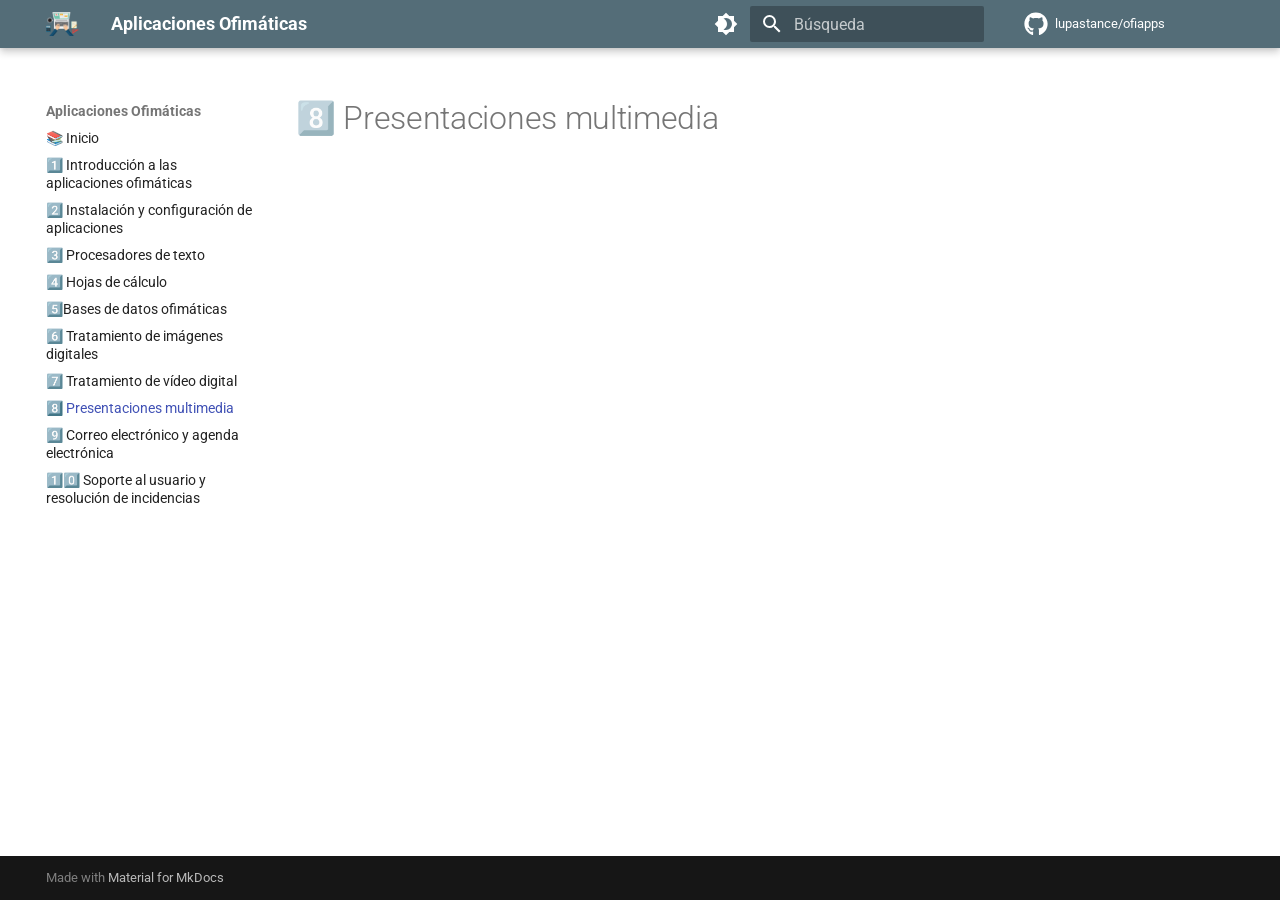
<file: 8/index.html>
<!doctype html>
<html lang="es" class="no-js">
  <head>
    
      <meta charset="utf-8">
      <meta name="viewport" content="width=device-width,initial-scale=1">
      
      
      
        <link rel="canonical" href="https://lupastance.github.io/ofiapps/8/">
      
      
        <link rel="prev" href="../7/">
      
      
        <link rel="next" href="../9/">
      
      
        
      
      
      <link rel="icon" href="../assets/images/favicon.png">
      <meta name="generator" content="mkdocs-ProperDocs 1.6.7, mkdocs-material-9.7.7">
    
    
      
        <title>8️⃣ Presentaciones multimedia - Aplicaciones Ofimáticas</title>
      
    
    
      <link rel="stylesheet" href="../assets/stylesheets/main.ec1eaa64.min.css">
      
        
        <link rel="stylesheet" href="../assets/stylesheets/palette.ab4e12ef.min.css">
      
      

  
  
  
  
  <style>:root{--md-annotation-icon:url('data:image/svg+xml;charset=utf-8,%3Csvg%20xmlns%3D%22http%3A//www.w3.org/2000/svg%22%20viewBox%3D%220%200%2024%2024%22%3E%3Cpath%20d%3D%22M8.17%202.76A10.1%2010.1%200%200%201%2012%202c1.31%200%202.61.26%203.83.76%201.21.5%202.31%201.24%203.24%202.17s1.67%202.03%202.17%203.24c.5%201.22.76%202.52.76%203.83%200%202.65-1.05%205.2-2.93%207.07A9.97%209.97%200%200%201%2012%2022a10.1%2010.1%200%200%201-3.83-.76%2010%2010%200%200%201-3.24-2.17A9.97%209.97%200%200%201%202%2012c0-2.65%201.05-5.2%202.93-7.07.93-.93%202.03-1.67%203.24-2.17M12%2017l1.56-3.42L17%2012l-3.44-1.56L12%207l-1.57%203.44L7%2012l3.43%201.58z%22/%3E%3C/svg%3E');}</style>


    
    
      
    
    
      
        
        
        <link rel="preconnect" href="https://fonts.gstatic.com" crossorigin>
        <link rel="stylesheet" href="https://fonts.googleapis.com/css?family=Roboto:300,300i,400,400i,700,700i%7CRoboto+Mono:400,400i,700,700i&display=fallback">
        <style>:root{--md-text-font:"Roboto";--md-code-font:"Roboto Mono"}</style>
      
    
    
      <link rel="stylesheet" href="../css/extra.css">
    
    <script>__md_scope=new URL("..",location),__md_hash=e=>[...e].reduce(((e,_)=>(e<<5)-e+_.charCodeAt(0)),0),__md_get=(e,_=localStorage,t=__md_scope)=>JSON.parse(_.getItem(t.pathname+"."+e)),__md_set=(e,_,t=localStorage,a=__md_scope)=>{try{t.setItem(a.pathname+"."+e,JSON.stringify(_))}catch(e){}}</script>
    
      

    
    
  </head>
  
  
    
    
      
    
    
    
    
    <body dir="ltr" data-md-color-scheme="default" data-md-color-primary="blue-grey" data-md-color-accent="pink">
  
    
    <input class="md-toggle" data-md-toggle="drawer" type="checkbox" id="__drawer" autocomplete="off">
    <input class="md-toggle" data-md-toggle="search" type="checkbox" id="__search" autocomplete="off">
    <label class="md-overlay" for="__drawer"></label>
    <div data-md-component="skip">
      
    </div>
    <div data-md-component="announce">
      
    </div>
    
    
      

  

<header class="md-header md-header--shadow" data-md-component="header">
  <nav class="md-header__inner md-grid" aria-label="Cabecera">
    <a href=".." title="Aplicaciones Ofimáticas" class="md-header__button md-logo" aria-label="Aplicaciones Ofimáticas" data-md-component="logo">
      
  <img src="../assets/logo.png" alt="logo">

    </a>
    <label class="md-header__button md-icon" for="__drawer">
      
      <svg xmlns="http://www.w3.org/2000/svg" viewBox="0 0 24 24"><path d="M3 6h18v2H3zm0 5h18v2H3zm0 5h18v2H3z"/></svg>
    </label>
    <div class="md-header__title" data-md-component="header-title">
      <div class="md-header__ellipsis">
        <div class="md-header__topic">
          <span class="md-ellipsis">
            Aplicaciones Ofimáticas
          </span>
        </div>
        <div class="md-header__topic" data-md-component="header-topic">
          <span class="md-ellipsis">
            
              8️⃣ Presentaciones multimedia
            
          </span>
        </div>
      </div>
    </div>
    
      
        <form class="md-header__option" data-md-component="palette">
  
    
    
    
    <input class="md-option" data-md-color-media="" data-md-color-scheme="default" data-md-color-primary="blue-grey" data-md-color-accent="pink"  aria-label="💤 Cambiar a modo oscuro"  type="radio" name="__palette" id="__palette_0">
    
      <label class="md-header__button md-icon" title="💤 Cambiar a modo oscuro" for="__palette_1" hidden>
        <svg xmlns="http://www.w3.org/2000/svg" viewBox="0 0 24 24"><path d="M12 18c-.89 0-1.74-.2-2.5-.55C11.56 16.5 13 14.42 13 12s-1.44-4.5-3.5-5.45C10.26 6.2 11.11 6 12 6a6 6 0 0 1 6 6 6 6 0 0 1-6 6m8-9.31V4h-4.69L12 .69 8.69 4H4v4.69L.69 12 4 15.31V20h4.69L12 23.31 15.31 20H20v-4.69L23.31 12z"/></svg>
      </label>
    
  
    
    
    
    <input class="md-option" data-md-color-media="" data-md-color-scheme="slate" data-md-color-primary="blue-grey" data-md-color-accent="cyan"  aria-label="👹 Activar el modo psicópata"  type="radio" name="__palette" id="__palette_1">
    
      <label class="md-header__button md-icon" title="👹 Activar el modo psicópata" for="__palette_0" hidden>
        <svg xmlns="http://www.w3.org/2000/svg" viewBox="0 0 24 24"><path d="M12 8a4 4 0 0 0-4 4 4 4 0 0 0 4 4 4 4 0 0 0 4-4 4 4 0 0 0-4-4m0 10a6 6 0 0 1-6-6 6 6 0 0 1 6-6 6 6 0 0 1 6 6 6 6 0 0 1-6 6m8-9.31V4h-4.69L12 .69 8.69 4H4v4.69L.69 12 4 15.31V20h4.69L12 23.31 15.31 20H20v-4.69L23.31 12z"/></svg>
      </label>
    
  
</form>
      
    
    
      <script>var palette=__md_get("__palette");if(palette&&palette.color){if("(prefers-color-scheme)"===palette.color.media){var media=matchMedia("(prefers-color-scheme: light)"),input=document.querySelector(media.matches?"[data-md-color-media='(prefers-color-scheme: light)']":"[data-md-color-media='(prefers-color-scheme: dark)']");palette.color.media=input.getAttribute("data-md-color-media"),palette.color.scheme=input.getAttribute("data-md-color-scheme"),palette.color.primary=input.getAttribute("data-md-color-primary"),palette.color.accent=input.getAttribute("data-md-color-accent")}for(var[key,value]of Object.entries(palette.color))document.body.setAttribute("data-md-color-"+key,value)}</script>
    
    
    
      
      
        <label class="md-header__button md-icon" for="__search">
          
          <svg xmlns="http://www.w3.org/2000/svg" viewBox="0 0 24 24"><path d="M9.5 3A6.5 6.5 0 0 1 16 9.5c0 1.61-.59 3.09-1.56 4.23l.27.27h.79l5 5-1.5 1.5-5-5v-.79l-.27-.27A6.52 6.52 0 0 1 9.5 16 6.5 6.5 0 0 1 3 9.5 6.5 6.5 0 0 1 9.5 3m0 2C7 5 5 7 5 9.5S7 14 9.5 14 14 12 14 9.5 12 5 9.5 5"/></svg>
        </label>
        <div class="md-search" data-md-component="search" role="dialog">
  <label class="md-search__overlay" for="__search"></label>
  <div class="md-search__inner" role="search">
    <form class="md-search__form" name="search">
      <input type="text" class="md-search__input" name="query" aria-label="Búsqueda" placeholder="Búsqueda" autocapitalize="off" autocorrect="off" autocomplete="off" spellcheck="false" data-md-component="search-query" required>
      <label class="md-search__icon md-icon" for="__search">
        
        <svg xmlns="http://www.w3.org/2000/svg" viewBox="0 0 24 24"><path d="M9.5 3A6.5 6.5 0 0 1 16 9.5c0 1.61-.59 3.09-1.56 4.23l.27.27h.79l5 5-1.5 1.5-5-5v-.79l-.27-.27A6.52 6.52 0 0 1 9.5 16 6.5 6.5 0 0 1 3 9.5 6.5 6.5 0 0 1 9.5 3m0 2C7 5 5 7 5 9.5S7 14 9.5 14 14 12 14 9.5 12 5 9.5 5"/></svg>
        
        <svg xmlns="http://www.w3.org/2000/svg" viewBox="0 0 24 24"><path d="M20 11v2H8l5.5 5.5-1.42 1.42L4.16 12l7.92-7.92L13.5 5.5 8 11z"/></svg>
      </label>
      <nav class="md-search__options" aria-label="Buscar">
        
        <button type="reset" class="md-search__icon md-icon" title="Limpiar" aria-label="Limpiar" tabindex="-1">
          
          <svg xmlns="http://www.w3.org/2000/svg" viewBox="0 0 24 24"><path d="M19 6.41 17.59 5 12 10.59 6.41 5 5 6.41 10.59 12 5 17.59 6.41 19 12 13.41 17.59 19 19 17.59 13.41 12z"/></svg>
        </button>
      </nav>
      
        <div class="md-search__suggest" data-md-component="search-suggest"></div>
      
    </form>
    <div class="md-search__output">
      <div class="md-search__scrollwrap" tabindex="0" data-md-scrollfix>
        <div class="md-search-result" data-md-component="search-result">
          <div class="md-search-result__meta">
            Inicializando búsqueda
          </div>
          <ol class="md-search-result__list" role="presentation"></ol>
        </div>
      </div>
    </div>
  </div>
</div>
      
    
    
      <div class="md-header__source">
        <a href="https://github.com/lupastance/ofiapps" title="Ir al repositorio" class="md-source" data-md-component="source">
  <div class="md-source__icon md-icon">
    
    <svg xmlns="http://www.w3.org/2000/svg" viewBox="0 0 512 512"><!--! Font Awesome Free 7.1.0 by @fontawesome - https://fontawesome.com License - https://fontawesome.com/license/free (Icons: CC BY 4.0, Fonts: SIL OFL 1.1, Code: MIT License) Copyright 2025 Fonticons, Inc.--><path d="M173.9 397.4c0 2-2.3 3.6-5.2 3.6-3.3.3-5.6-1.3-5.6-3.6 0-2 2.3-3.6 5.2-3.6 3-.3 5.6 1.3 5.6 3.6m-31.1-4.5c-.7 2 1.3 4.3 4.3 4.9 2.6 1 5.6 0 6.2-2s-1.3-4.3-4.3-5.2c-2.6-.7-5.5.3-6.2 2.3m44.2-1.7c-2.9.7-4.9 2.6-4.6 4.9.3 2 2.9 3.3 5.9 2.6 2.9-.7 4.9-2.6 4.6-4.6-.3-1.9-3-3.2-5.9-2.9M252.8 8C114.1 8 8 113.3 8 252c0 110.9 69.8 205.8 169.5 239.2 12.8 2.3 17.3-5.6 17.3-12.1 0-6.2-.3-40.4-.3-61.4 0 0-70 15-84.7-29.8 0 0-11.4-29.1-27.8-36.6 0 0-22.9-15.7 1.6-15.4 0 0 24.9 2 38.6 25.8 21.9 38.6 58.6 27.5 72.9 20.9 2.3-16 8.8-27.1 16-33.7-55.9-6.2-112.3-14.3-112.3-110.5 0-27.5 7.6-41.3 23.6-58.9-2.6-6.5-11.1-33.3 2.6-67.9 20.9-6.5 69 27 69 27 20-5.6 41.5-8.5 62.8-8.5s42.8 2.9 62.8 8.5c0 0 48.1-33.6 69-27 13.7 34.7 5.2 61.4 2.6 67.9 16 17.7 25.8 31.5 25.8 58.9 0 96.5-58.9 104.2-114.8 110.5 9.2 7.9 17 22.9 17 46.4 0 33.7-.3 75.4-.3 83.6 0 6.5 4.6 14.4 17.3 12.1C436.2 457.8 504 362.9 504 252 504 113.3 391.5 8 252.8 8M105.2 352.9c-1.3 1-1 3.3.7 5.2 1.6 1.6 3.9 2.3 5.2 1 1.3-1 1-3.3-.7-5.2-1.6-1.6-3.9-2.3-5.2-1m-10.8-8.1c-.7 1.3.3 2.9 2.3 3.9 1.6 1 3.6.7 4.3-.7.7-1.3-.3-2.9-2.3-3.9-2-.6-3.6-.3-4.3.7m32.4 35.6c-1.6 1.3-1 4.3 1.3 6.2 2.3 2.3 5.2 2.6 6.5 1 1.3-1.3.7-4.3-1.3-6.2-2.2-2.3-5.2-2.6-6.5-1m-11.4-14.7c-1.6 1-1.6 3.6 0 5.9s4.3 3.3 5.6 2.3c1.6-1.3 1.6-3.9 0-6.2-1.4-2.3-4-3.3-5.6-2"/></svg>
  </div>
  <div class="md-source__repository">
    lupastance/ofiapps
  </div>
</a>
      </div>
    
  </nav>
  
</header>
    
    <div class="md-container" data-md-component="container">
      
      
        
          
        
      
      <main class="md-main" data-md-component="main">
        <div class="md-main__inner md-grid">
          
            
              
              <div class="md-sidebar md-sidebar--primary" data-md-component="sidebar" data-md-type="navigation" >
                <div class="md-sidebar__scrollwrap">
                  <div class="md-sidebar__inner">
                    



  

<nav class="md-nav md-nav--primary md-nav--integrated" aria-label="Navegación" data-md-level="0">
  <label class="md-nav__title" for="__drawer">
    <a href=".." title="Aplicaciones Ofimáticas" class="md-nav__button md-logo" aria-label="Aplicaciones Ofimáticas" data-md-component="logo">
      
  <img src="../assets/logo.png" alt="logo">

    </a>
    Aplicaciones Ofimáticas
  </label>
  
    <div class="md-nav__source">
      <a href="https://github.com/lupastance/ofiapps" title="Ir al repositorio" class="md-source" data-md-component="source">
  <div class="md-source__icon md-icon">
    
    <svg xmlns="http://www.w3.org/2000/svg" viewBox="0 0 512 512"><!--! Font Awesome Free 7.1.0 by @fontawesome - https://fontawesome.com License - https://fontawesome.com/license/free (Icons: CC BY 4.0, Fonts: SIL OFL 1.1, Code: MIT License) Copyright 2025 Fonticons, Inc.--><path d="M173.9 397.4c0 2-2.3 3.6-5.2 3.6-3.3.3-5.6-1.3-5.6-3.6 0-2 2.3-3.6 5.2-3.6 3-.3 5.6 1.3 5.6 3.6m-31.1-4.5c-.7 2 1.3 4.3 4.3 4.9 2.6 1 5.6 0 6.2-2s-1.3-4.3-4.3-5.2c-2.6-.7-5.5.3-6.2 2.3m44.2-1.7c-2.9.7-4.9 2.6-4.6 4.9.3 2 2.9 3.3 5.9 2.6 2.9-.7 4.9-2.6 4.6-4.6-.3-1.9-3-3.2-5.9-2.9M252.8 8C114.1 8 8 113.3 8 252c0 110.9 69.8 205.8 169.5 239.2 12.8 2.3 17.3-5.6 17.3-12.1 0-6.2-.3-40.4-.3-61.4 0 0-70 15-84.7-29.8 0 0-11.4-29.1-27.8-36.6 0 0-22.9-15.7 1.6-15.4 0 0 24.9 2 38.6 25.8 21.9 38.6 58.6 27.5 72.9 20.9 2.3-16 8.8-27.1 16-33.7-55.9-6.2-112.3-14.3-112.3-110.5 0-27.5 7.6-41.3 23.6-58.9-2.6-6.5-11.1-33.3 2.6-67.9 20.9-6.5 69 27 69 27 20-5.6 41.5-8.5 62.8-8.5s42.8 2.9 62.8 8.5c0 0 48.1-33.6 69-27 13.7 34.7 5.2 61.4 2.6 67.9 16 17.7 25.8 31.5 25.8 58.9 0 96.5-58.9 104.2-114.8 110.5 9.2 7.9 17 22.9 17 46.4 0 33.7-.3 75.4-.3 83.6 0 6.5 4.6 14.4 17.3 12.1C436.2 457.8 504 362.9 504 252 504 113.3 391.5 8 252.8 8M105.2 352.9c-1.3 1-1 3.3.7 5.2 1.6 1.6 3.9 2.3 5.2 1 1.3-1 1-3.3-.7-5.2-1.6-1.6-3.9-2.3-5.2-1m-10.8-8.1c-.7 1.3.3 2.9 2.3 3.9 1.6 1 3.6.7 4.3-.7.7-1.3-.3-2.9-2.3-3.9-2-.6-3.6-.3-4.3.7m32.4 35.6c-1.6 1.3-1 4.3 1.3 6.2 2.3 2.3 5.2 2.6 6.5 1 1.3-1.3.7-4.3-1.3-6.2-2.2-2.3-5.2-2.6-6.5-1m-11.4-14.7c-1.6 1-1.6 3.6 0 5.9s4.3 3.3 5.6 2.3c1.6-1.3 1.6-3.9 0-6.2-1.4-2.3-4-3.3-5.6-2"/></svg>
  </div>
  <div class="md-source__repository">
    lupastance/ofiapps
  </div>
</a>
    </div>
  
  <ul class="md-nav__list" data-md-scrollfix>
    
      
      
  
  
  
  
    <li class="md-nav__item">
      <a href=".." class="md-nav__link">
        
  
  
  <span class="md-ellipsis">
    
  
    📚 Inicio
  

    
  </span>
  
  

      </a>
    </li>
  

    
      
      
  
  
  
  
    <li class="md-nav__item">
      <a href="../1/" class="md-nav__link">
        
  
  
  <span class="md-ellipsis">
    
  
    1️⃣ Introducción a las aplicaciones ofimáticas
  

    
  </span>
  
  

      </a>
    </li>
  

    
      
      
  
  
  
  
    <li class="md-nav__item">
      <a href="../2/" class="md-nav__link">
        
  
  
  <span class="md-ellipsis">
    
  
    2️⃣ Instalación y configuración de aplicaciones
  

    
  </span>
  
  

      </a>
    </li>
  

    
      
      
  
  
  
  
    <li class="md-nav__item">
      <a href="../3/" class="md-nav__link">
        
  
  
  <span class="md-ellipsis">
    
  
    3️⃣ Procesadores de texto
  

    
  </span>
  
  

      </a>
    </li>
  

    
      
      
  
  
  
  
    <li class="md-nav__item">
      <a href="../4/" class="md-nav__link">
        
  
  
  <span class="md-ellipsis">
    
  
    4️⃣ Hojas de cálculo
  

    
  </span>
  
  

      </a>
    </li>
  

    
      
      
  
  
  
  
    <li class="md-nav__item">
      <a href="../5/" class="md-nav__link">
        
  
  
  <span class="md-ellipsis">
    
  
    5️⃣Bases de datos ofimáticas
  

    
  </span>
  
  

      </a>
    </li>
  

    
      
      
  
  
  
  
    <li class="md-nav__item">
      <a href="../6/" class="md-nav__link">
        
  
  
  <span class="md-ellipsis">
    
  
    6️⃣ Tratamiento de imágenes digitales
  

    
  </span>
  
  

      </a>
    </li>
  

    
      
      
  
  
  
  
    <li class="md-nav__item">
      <a href="../7/" class="md-nav__link">
        
  
  
  <span class="md-ellipsis">
    
  
    7️⃣ Tratamiento de vídeo digital
  

    
  </span>
  
  

      </a>
    </li>
  

    
      
      
  
  
    
  
  
  
    <li class="md-nav__item md-nav__item--active">
      
      <input class="md-nav__toggle md-toggle" type="checkbox" id="__toc">
      
      
      
      <a href="./" class="md-nav__link md-nav__link--active">
        
  
  
  <span class="md-ellipsis">
    
  
    8️⃣ Presentaciones multimedia
  

    
  </span>
  
  

      </a>
      
    </li>
  

    
      
      
  
  
  
  
    <li class="md-nav__item">
      <a href="../9/" class="md-nav__link">
        
  
  
  <span class="md-ellipsis">
    
  
    9️⃣ Correo electrónico y agenda electrónica
  

    
  </span>
  
  

      </a>
    </li>
  

    
      
      
  
  
  
  
    <li class="md-nav__item">
      <a href="../10/" class="md-nav__link">
        
  
  
  <span class="md-ellipsis">
    
  
    1️⃣0️⃣ Soporte al usuario y resolución de incidencias
  

    
  </span>
  
  

      </a>
    </li>
  

    
  </ul>
</nav>
                  </div>
                </div>
              </div>
            
            
          
          
            <div class="md-content" data-md-component="content">
              
              <article class="md-content__inner md-typeset">
                
                  


  
  


  <h1>8️⃣ Presentaciones multimedia</h1>














                
              </article>
            </div>
          
          
<script>var target=document.getElementById(location.hash.slice(1));target&&target.name&&(target.checked=target.name.startsWith("__tabbed_"))</script>
        </div>
        
      </main>
      
        <footer class="md-footer">
  
  <div class="md-footer-meta md-typeset">
    <div class="md-footer-meta__inner md-grid">
      <div class="md-copyright">
  
  
    Made with
    <a href="https://squidfunk.github.io/mkdocs-material/" target="_blank" rel="noopener">
      Material for MkDocs
    </a>
  
</div>
      
    </div>
  </div>
</footer>
      
    </div>
    <div class="md-dialog" data-md-component="dialog">
      <div class="md-dialog__inner md-typeset"></div>
    </div>
    
      <div class="md-progress" data-md-component="progress" role="progressbar"></div>
    
    
    
      
      
      <script id="__config" type="application/json">{"annotate": null, "base": "..", "features": ["navigation.instant", "navigation.instant.progress", "search.suggest", "search.highlight", "header.autohide", "content.code.copy", "toc.integrate", "content.tooltips"], "search": "../assets/javascripts/workers/search.2c215733.min.js", "tags": null, "translations": {"clipboard.copied": "Copiado al portapapeles", "clipboard.copy": "Copiar al portapapeles", "search.result.more.one": "1 m\u00e1s en esta p\u00e1gina", "search.result.more.other": "# m\u00e1s en esta p\u00e1gina", "search.result.none": "No se encontraron documentos", "search.result.one": "1 documento encontrado", "search.result.other": "# documentos encontrados", "search.result.placeholder": "Teclee para comenzar b\u00fasqueda", "search.result.term.missing": "Falta", "select.version": "Seleccionar versi\u00f3n"}, "version": null}</script>
    
    
      <script src="../assets/javascripts/bundle.d7400e89.min.js"></script>
      
    
  </body>
</html>
</file>
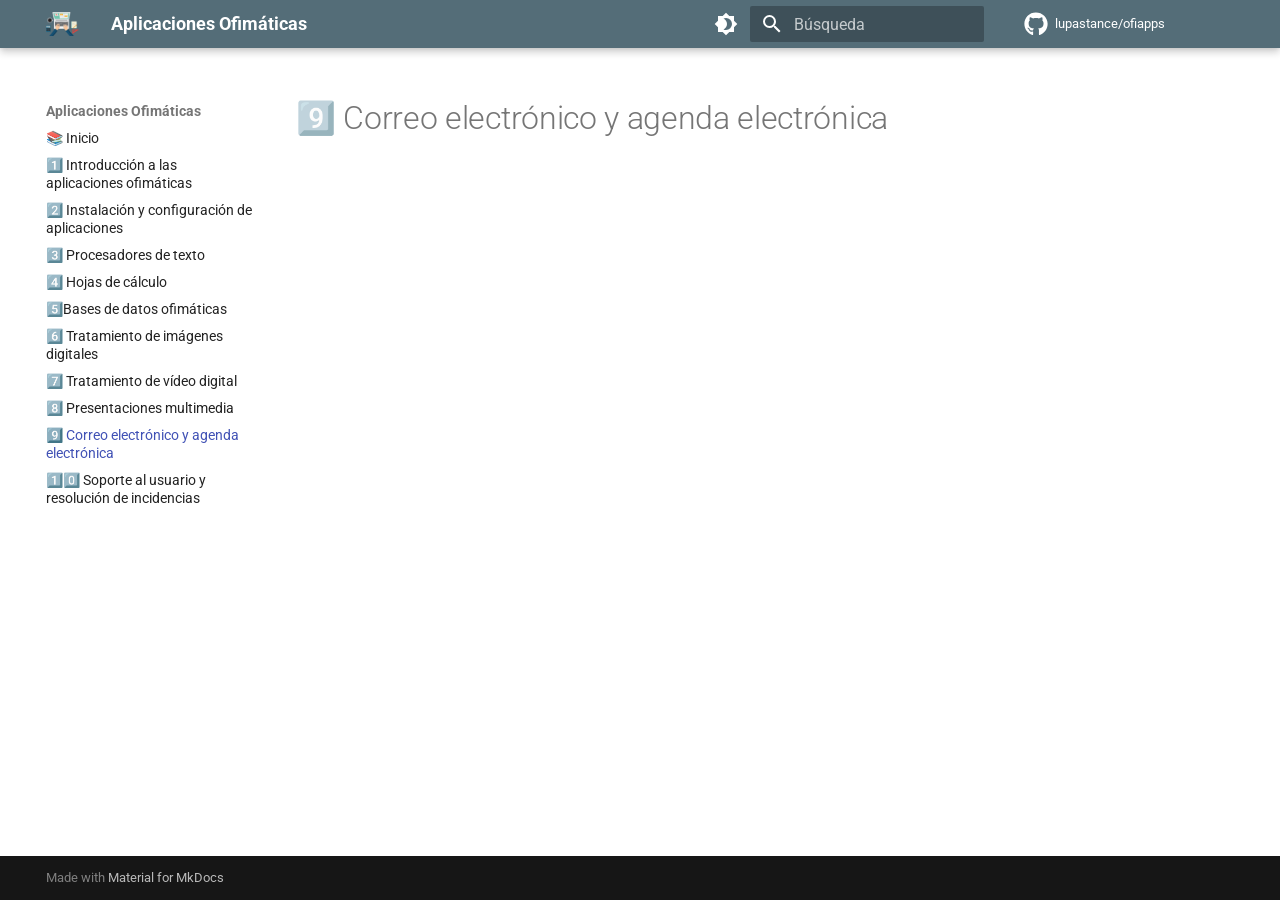
<file: 9/index.html>
<!doctype html>
<html lang="es" class="no-js">
  <head>
    
      <meta charset="utf-8">
      <meta name="viewport" content="width=device-width,initial-scale=1">
      
      
      
        <link rel="canonical" href="https://lupastance.github.io/ofiapps/9/">
      
      
        <link rel="prev" href="../8/">
      
      
        <link rel="next" href="../10/">
      
      
        
      
      
      <link rel="icon" href="../assets/images/favicon.png">
      <meta name="generator" content="mkdocs-ProperDocs 1.6.7, mkdocs-material-9.7.7">
    
    
      
        <title>9️⃣ Correo electrónico y agenda electrónica - Aplicaciones Ofimáticas</title>
      
    
    
      <link rel="stylesheet" href="../assets/stylesheets/main.ec1eaa64.min.css">
      
        
        <link rel="stylesheet" href="../assets/stylesheets/palette.ab4e12ef.min.css">
      
      

  
  
  
  
  <style>:root{--md-annotation-icon:url('data:image/svg+xml;charset=utf-8,%3Csvg%20xmlns%3D%22http%3A//www.w3.org/2000/svg%22%20viewBox%3D%220%200%2024%2024%22%3E%3Cpath%20d%3D%22M8.17%202.76A10.1%2010.1%200%200%201%2012%202c1.31%200%202.61.26%203.83.76%201.21.5%202.31%201.24%203.24%202.17s1.67%202.03%202.17%203.24c.5%201.22.76%202.52.76%203.83%200%202.65-1.05%205.2-2.93%207.07A9.97%209.97%200%200%201%2012%2022a10.1%2010.1%200%200%201-3.83-.76%2010%2010%200%200%201-3.24-2.17A9.97%209.97%200%200%201%202%2012c0-2.65%201.05-5.2%202.93-7.07.93-.93%202.03-1.67%203.24-2.17M12%2017l1.56-3.42L17%2012l-3.44-1.56L12%207l-1.57%203.44L7%2012l3.43%201.58z%22/%3E%3C/svg%3E');}</style>


    
    
      
    
    
      
        
        
        <link rel="preconnect" href="https://fonts.gstatic.com" crossorigin>
        <link rel="stylesheet" href="https://fonts.googleapis.com/css?family=Roboto:300,300i,400,400i,700,700i%7CRoboto+Mono:400,400i,700,700i&display=fallback">
        <style>:root{--md-text-font:"Roboto";--md-code-font:"Roboto Mono"}</style>
      
    
    
      <link rel="stylesheet" href="../css/extra.css">
    
    <script>__md_scope=new URL("..",location),__md_hash=e=>[...e].reduce(((e,_)=>(e<<5)-e+_.charCodeAt(0)),0),__md_get=(e,_=localStorage,t=__md_scope)=>JSON.parse(_.getItem(t.pathname+"."+e)),__md_set=(e,_,t=localStorage,a=__md_scope)=>{try{t.setItem(a.pathname+"."+e,JSON.stringify(_))}catch(e){}}</script>
    
      

    
    
  </head>
  
  
    
    
      
    
    
    
    
    <body dir="ltr" data-md-color-scheme="default" data-md-color-primary="blue-grey" data-md-color-accent="pink">
  
    
    <input class="md-toggle" data-md-toggle="drawer" type="checkbox" id="__drawer" autocomplete="off">
    <input class="md-toggle" data-md-toggle="search" type="checkbox" id="__search" autocomplete="off">
    <label class="md-overlay" for="__drawer"></label>
    <div data-md-component="skip">
      
    </div>
    <div data-md-component="announce">
      
    </div>
    
    
      

  

<header class="md-header md-header--shadow" data-md-component="header">
  <nav class="md-header__inner md-grid" aria-label="Cabecera">
    <a href=".." title="Aplicaciones Ofimáticas" class="md-header__button md-logo" aria-label="Aplicaciones Ofimáticas" data-md-component="logo">
      
  <img src="../assets/logo.png" alt="logo">

    </a>
    <label class="md-header__button md-icon" for="__drawer">
      
      <svg xmlns="http://www.w3.org/2000/svg" viewBox="0 0 24 24"><path d="M3 6h18v2H3zm0 5h18v2H3zm0 5h18v2H3z"/></svg>
    </label>
    <div class="md-header__title" data-md-component="header-title">
      <div class="md-header__ellipsis">
        <div class="md-header__topic">
          <span class="md-ellipsis">
            Aplicaciones Ofimáticas
          </span>
        </div>
        <div class="md-header__topic" data-md-component="header-topic">
          <span class="md-ellipsis">
            
              9️⃣ Correo electrónico y agenda electrónica
            
          </span>
        </div>
      </div>
    </div>
    
      
        <form class="md-header__option" data-md-component="palette">
  
    
    
    
    <input class="md-option" data-md-color-media="" data-md-color-scheme="default" data-md-color-primary="blue-grey" data-md-color-accent="pink"  aria-label="💤 Cambiar a modo oscuro"  type="radio" name="__palette" id="__palette_0">
    
      <label class="md-header__button md-icon" title="💤 Cambiar a modo oscuro" for="__palette_1" hidden>
        <svg xmlns="http://www.w3.org/2000/svg" viewBox="0 0 24 24"><path d="M12 18c-.89 0-1.74-.2-2.5-.55C11.56 16.5 13 14.42 13 12s-1.44-4.5-3.5-5.45C10.26 6.2 11.11 6 12 6a6 6 0 0 1 6 6 6 6 0 0 1-6 6m8-9.31V4h-4.69L12 .69 8.69 4H4v4.69L.69 12 4 15.31V20h4.69L12 23.31 15.31 20H20v-4.69L23.31 12z"/></svg>
      </label>
    
  
    
    
    
    <input class="md-option" data-md-color-media="" data-md-color-scheme="slate" data-md-color-primary="blue-grey" data-md-color-accent="cyan"  aria-label="👹 Activar el modo psicópata"  type="radio" name="__palette" id="__palette_1">
    
      <label class="md-header__button md-icon" title="👹 Activar el modo psicópata" for="__palette_0" hidden>
        <svg xmlns="http://www.w3.org/2000/svg" viewBox="0 0 24 24"><path d="M12 8a4 4 0 0 0-4 4 4 4 0 0 0 4 4 4 4 0 0 0 4-4 4 4 0 0 0-4-4m0 10a6 6 0 0 1-6-6 6 6 0 0 1 6-6 6 6 0 0 1 6 6 6 6 0 0 1-6 6m8-9.31V4h-4.69L12 .69 8.69 4H4v4.69L.69 12 4 15.31V20h4.69L12 23.31 15.31 20H20v-4.69L23.31 12z"/></svg>
      </label>
    
  
</form>
      
    
    
      <script>var palette=__md_get("__palette");if(palette&&palette.color){if("(prefers-color-scheme)"===palette.color.media){var media=matchMedia("(prefers-color-scheme: light)"),input=document.querySelector(media.matches?"[data-md-color-media='(prefers-color-scheme: light)']":"[data-md-color-media='(prefers-color-scheme: dark)']");palette.color.media=input.getAttribute("data-md-color-media"),palette.color.scheme=input.getAttribute("data-md-color-scheme"),palette.color.primary=input.getAttribute("data-md-color-primary"),palette.color.accent=input.getAttribute("data-md-color-accent")}for(var[key,value]of Object.entries(palette.color))document.body.setAttribute("data-md-color-"+key,value)}</script>
    
    
    
      
      
        <label class="md-header__button md-icon" for="__search">
          
          <svg xmlns="http://www.w3.org/2000/svg" viewBox="0 0 24 24"><path d="M9.5 3A6.5 6.5 0 0 1 16 9.5c0 1.61-.59 3.09-1.56 4.23l.27.27h.79l5 5-1.5 1.5-5-5v-.79l-.27-.27A6.52 6.52 0 0 1 9.5 16 6.5 6.5 0 0 1 3 9.5 6.5 6.5 0 0 1 9.5 3m0 2C7 5 5 7 5 9.5S7 14 9.5 14 14 12 14 9.5 12 5 9.5 5"/></svg>
        </label>
        <div class="md-search" data-md-component="search" role="dialog">
  <label class="md-search__overlay" for="__search"></label>
  <div class="md-search__inner" role="search">
    <form class="md-search__form" name="search">
      <input type="text" class="md-search__input" name="query" aria-label="Búsqueda" placeholder="Búsqueda" autocapitalize="off" autocorrect="off" autocomplete="off" spellcheck="false" data-md-component="search-query" required>
      <label class="md-search__icon md-icon" for="__search">
        
        <svg xmlns="http://www.w3.org/2000/svg" viewBox="0 0 24 24"><path d="M9.5 3A6.5 6.5 0 0 1 16 9.5c0 1.61-.59 3.09-1.56 4.23l.27.27h.79l5 5-1.5 1.5-5-5v-.79l-.27-.27A6.52 6.52 0 0 1 9.5 16 6.5 6.5 0 0 1 3 9.5 6.5 6.5 0 0 1 9.5 3m0 2C7 5 5 7 5 9.5S7 14 9.5 14 14 12 14 9.5 12 5 9.5 5"/></svg>
        
        <svg xmlns="http://www.w3.org/2000/svg" viewBox="0 0 24 24"><path d="M20 11v2H8l5.5 5.5-1.42 1.42L4.16 12l7.92-7.92L13.5 5.5 8 11z"/></svg>
      </label>
      <nav class="md-search__options" aria-label="Buscar">
        
        <button type="reset" class="md-search__icon md-icon" title="Limpiar" aria-label="Limpiar" tabindex="-1">
          
          <svg xmlns="http://www.w3.org/2000/svg" viewBox="0 0 24 24"><path d="M19 6.41 17.59 5 12 10.59 6.41 5 5 6.41 10.59 12 5 17.59 6.41 19 12 13.41 17.59 19 19 17.59 13.41 12z"/></svg>
        </button>
      </nav>
      
        <div class="md-search__suggest" data-md-component="search-suggest"></div>
      
    </form>
    <div class="md-search__output">
      <div class="md-search__scrollwrap" tabindex="0" data-md-scrollfix>
        <div class="md-search-result" data-md-component="search-result">
          <div class="md-search-result__meta">
            Inicializando búsqueda
          </div>
          <ol class="md-search-result__list" role="presentation"></ol>
        </div>
      </div>
    </div>
  </div>
</div>
      
    
    
      <div class="md-header__source">
        <a href="https://github.com/lupastance/ofiapps" title="Ir al repositorio" class="md-source" data-md-component="source">
  <div class="md-source__icon md-icon">
    
    <svg xmlns="http://www.w3.org/2000/svg" viewBox="0 0 512 512"><!--! Font Awesome Free 7.1.0 by @fontawesome - https://fontawesome.com License - https://fontawesome.com/license/free (Icons: CC BY 4.0, Fonts: SIL OFL 1.1, Code: MIT License) Copyright 2025 Fonticons, Inc.--><path d="M173.9 397.4c0 2-2.3 3.6-5.2 3.6-3.3.3-5.6-1.3-5.6-3.6 0-2 2.3-3.6 5.2-3.6 3-.3 5.6 1.3 5.6 3.6m-31.1-4.5c-.7 2 1.3 4.3 4.3 4.9 2.6 1 5.6 0 6.2-2s-1.3-4.3-4.3-5.2c-2.6-.7-5.5.3-6.2 2.3m44.2-1.7c-2.9.7-4.9 2.6-4.6 4.9.3 2 2.9 3.3 5.9 2.6 2.9-.7 4.9-2.6 4.6-4.6-.3-1.9-3-3.2-5.9-2.9M252.8 8C114.1 8 8 113.3 8 252c0 110.9 69.8 205.8 169.5 239.2 12.8 2.3 17.3-5.6 17.3-12.1 0-6.2-.3-40.4-.3-61.4 0 0-70 15-84.7-29.8 0 0-11.4-29.1-27.8-36.6 0 0-22.9-15.7 1.6-15.4 0 0 24.9 2 38.6 25.8 21.9 38.6 58.6 27.5 72.9 20.9 2.3-16 8.8-27.1 16-33.7-55.9-6.2-112.3-14.3-112.3-110.5 0-27.5 7.6-41.3 23.6-58.9-2.6-6.5-11.1-33.3 2.6-67.9 20.9-6.5 69 27 69 27 20-5.6 41.5-8.5 62.8-8.5s42.8 2.9 62.8 8.5c0 0 48.1-33.6 69-27 13.7 34.7 5.2 61.4 2.6 67.9 16 17.7 25.8 31.5 25.8 58.9 0 96.5-58.9 104.2-114.8 110.5 9.2 7.9 17 22.9 17 46.4 0 33.7-.3 75.4-.3 83.6 0 6.5 4.6 14.4 17.3 12.1C436.2 457.8 504 362.9 504 252 504 113.3 391.5 8 252.8 8M105.2 352.9c-1.3 1-1 3.3.7 5.2 1.6 1.6 3.9 2.3 5.2 1 1.3-1 1-3.3-.7-5.2-1.6-1.6-3.9-2.3-5.2-1m-10.8-8.1c-.7 1.3.3 2.9 2.3 3.9 1.6 1 3.6.7 4.3-.7.7-1.3-.3-2.9-2.3-3.9-2-.6-3.6-.3-4.3.7m32.4 35.6c-1.6 1.3-1 4.3 1.3 6.2 2.3 2.3 5.2 2.6 6.5 1 1.3-1.3.7-4.3-1.3-6.2-2.2-2.3-5.2-2.6-6.5-1m-11.4-14.7c-1.6 1-1.6 3.6 0 5.9s4.3 3.3 5.6 2.3c1.6-1.3 1.6-3.9 0-6.2-1.4-2.3-4-3.3-5.6-2"/></svg>
  </div>
  <div class="md-source__repository">
    lupastance/ofiapps
  </div>
</a>
      </div>
    
  </nav>
  
</header>
    
    <div class="md-container" data-md-component="container">
      
      
        
          
        
      
      <main class="md-main" data-md-component="main">
        <div class="md-main__inner md-grid">
          
            
              
              <div class="md-sidebar md-sidebar--primary" data-md-component="sidebar" data-md-type="navigation" >
                <div class="md-sidebar__scrollwrap">
                  <div class="md-sidebar__inner">
                    



  

<nav class="md-nav md-nav--primary md-nav--integrated" aria-label="Navegación" data-md-level="0">
  <label class="md-nav__title" for="__drawer">
    <a href=".." title="Aplicaciones Ofimáticas" class="md-nav__button md-logo" aria-label="Aplicaciones Ofimáticas" data-md-component="logo">
      
  <img src="../assets/logo.png" alt="logo">

    </a>
    Aplicaciones Ofimáticas
  </label>
  
    <div class="md-nav__source">
      <a href="https://github.com/lupastance/ofiapps" title="Ir al repositorio" class="md-source" data-md-component="source">
  <div class="md-source__icon md-icon">
    
    <svg xmlns="http://www.w3.org/2000/svg" viewBox="0 0 512 512"><!--! Font Awesome Free 7.1.0 by @fontawesome - https://fontawesome.com License - https://fontawesome.com/license/free (Icons: CC BY 4.0, Fonts: SIL OFL 1.1, Code: MIT License) Copyright 2025 Fonticons, Inc.--><path d="M173.9 397.4c0 2-2.3 3.6-5.2 3.6-3.3.3-5.6-1.3-5.6-3.6 0-2 2.3-3.6 5.2-3.6 3-.3 5.6 1.3 5.6 3.6m-31.1-4.5c-.7 2 1.3 4.3 4.3 4.9 2.6 1 5.6 0 6.2-2s-1.3-4.3-4.3-5.2c-2.6-.7-5.5.3-6.2 2.3m44.2-1.7c-2.9.7-4.9 2.6-4.6 4.9.3 2 2.9 3.3 5.9 2.6 2.9-.7 4.9-2.6 4.6-4.6-.3-1.9-3-3.2-5.9-2.9M252.8 8C114.1 8 8 113.3 8 252c0 110.9 69.8 205.8 169.5 239.2 12.8 2.3 17.3-5.6 17.3-12.1 0-6.2-.3-40.4-.3-61.4 0 0-70 15-84.7-29.8 0 0-11.4-29.1-27.8-36.6 0 0-22.9-15.7 1.6-15.4 0 0 24.9 2 38.6 25.8 21.9 38.6 58.6 27.5 72.9 20.9 2.3-16 8.8-27.1 16-33.7-55.9-6.2-112.3-14.3-112.3-110.5 0-27.5 7.6-41.3 23.6-58.9-2.6-6.5-11.1-33.3 2.6-67.9 20.9-6.5 69 27 69 27 20-5.6 41.5-8.5 62.8-8.5s42.8 2.9 62.8 8.5c0 0 48.1-33.6 69-27 13.7 34.7 5.2 61.4 2.6 67.9 16 17.7 25.8 31.5 25.8 58.9 0 96.5-58.9 104.2-114.8 110.5 9.2 7.9 17 22.9 17 46.4 0 33.7-.3 75.4-.3 83.6 0 6.5 4.6 14.4 17.3 12.1C436.2 457.8 504 362.9 504 252 504 113.3 391.5 8 252.8 8M105.2 352.9c-1.3 1-1 3.3.7 5.2 1.6 1.6 3.9 2.3 5.2 1 1.3-1 1-3.3-.7-5.2-1.6-1.6-3.9-2.3-5.2-1m-10.8-8.1c-.7 1.3.3 2.9 2.3 3.9 1.6 1 3.6.7 4.3-.7.7-1.3-.3-2.9-2.3-3.9-2-.6-3.6-.3-4.3.7m32.4 35.6c-1.6 1.3-1 4.3 1.3 6.2 2.3 2.3 5.2 2.6 6.5 1 1.3-1.3.7-4.3-1.3-6.2-2.2-2.3-5.2-2.6-6.5-1m-11.4-14.7c-1.6 1-1.6 3.6 0 5.9s4.3 3.3 5.6 2.3c1.6-1.3 1.6-3.9 0-6.2-1.4-2.3-4-3.3-5.6-2"/></svg>
  </div>
  <div class="md-source__repository">
    lupastance/ofiapps
  </div>
</a>
    </div>
  
  <ul class="md-nav__list" data-md-scrollfix>
    
      
      
  
  
  
  
    <li class="md-nav__item">
      <a href=".." class="md-nav__link">
        
  
  
  <span class="md-ellipsis">
    
  
    📚 Inicio
  

    
  </span>
  
  

      </a>
    </li>
  

    
      
      
  
  
  
  
    <li class="md-nav__item">
      <a href="../1/" class="md-nav__link">
        
  
  
  <span class="md-ellipsis">
    
  
    1️⃣ Introducción a las aplicaciones ofimáticas
  

    
  </span>
  
  

      </a>
    </li>
  

    
      
      
  
  
  
  
    <li class="md-nav__item">
      <a href="../2/" class="md-nav__link">
        
  
  
  <span class="md-ellipsis">
    
  
    2️⃣ Instalación y configuración de aplicaciones
  

    
  </span>
  
  

      </a>
    </li>
  

    
      
      
  
  
  
  
    <li class="md-nav__item">
      <a href="../3/" class="md-nav__link">
        
  
  
  <span class="md-ellipsis">
    
  
    3️⃣ Procesadores de texto
  

    
  </span>
  
  

      </a>
    </li>
  

    
      
      
  
  
  
  
    <li class="md-nav__item">
      <a href="../4/" class="md-nav__link">
        
  
  
  <span class="md-ellipsis">
    
  
    4️⃣ Hojas de cálculo
  

    
  </span>
  
  

      </a>
    </li>
  

    
      
      
  
  
  
  
    <li class="md-nav__item">
      <a href="../5/" class="md-nav__link">
        
  
  
  <span class="md-ellipsis">
    
  
    5️⃣Bases de datos ofimáticas
  

    
  </span>
  
  

      </a>
    </li>
  

    
      
      
  
  
  
  
    <li class="md-nav__item">
      <a href="../6/" class="md-nav__link">
        
  
  
  <span class="md-ellipsis">
    
  
    6️⃣ Tratamiento de imágenes digitales
  

    
  </span>
  
  

      </a>
    </li>
  

    
      
      
  
  
  
  
    <li class="md-nav__item">
      <a href="../7/" class="md-nav__link">
        
  
  
  <span class="md-ellipsis">
    
  
    7️⃣ Tratamiento de vídeo digital
  

    
  </span>
  
  

      </a>
    </li>
  

    
      
      
  
  
  
  
    <li class="md-nav__item">
      <a href="../8/" class="md-nav__link">
        
  
  
  <span class="md-ellipsis">
    
  
    8️⃣ Presentaciones multimedia
  

    
  </span>
  
  

      </a>
    </li>
  

    
      
      
  
  
    
  
  
  
    <li class="md-nav__item md-nav__item--active">
      
      <input class="md-nav__toggle md-toggle" type="checkbox" id="__toc">
      
      
      
      <a href="./" class="md-nav__link md-nav__link--active">
        
  
  
  <span class="md-ellipsis">
    
  
    9️⃣ Correo electrónico y agenda electrónica
  

    
  </span>
  
  

      </a>
      
    </li>
  

    
      
      
  
  
  
  
    <li class="md-nav__item">
      <a href="../10/" class="md-nav__link">
        
  
  
  <span class="md-ellipsis">
    
  
    1️⃣0️⃣ Soporte al usuario y resolución de incidencias
  

    
  </span>
  
  

      </a>
    </li>
  

    
  </ul>
</nav>
                  </div>
                </div>
              </div>
            
            
          
          
            <div class="md-content" data-md-component="content">
              
              <article class="md-content__inner md-typeset">
                
                  


  
  


  <h1>9️⃣ Correo electrónico y agenda electrónica</h1>














                
              </article>
            </div>
          
          
<script>var target=document.getElementById(location.hash.slice(1));target&&target.name&&(target.checked=target.name.startsWith("__tabbed_"))</script>
        </div>
        
      </main>
      
        <footer class="md-footer">
  
  <div class="md-footer-meta md-typeset">
    <div class="md-footer-meta__inner md-grid">
      <div class="md-copyright">
  
  
    Made with
    <a href="https://squidfunk.github.io/mkdocs-material/" target="_blank" rel="noopener">
      Material for MkDocs
    </a>
  
</div>
      
    </div>
  </div>
</footer>
      
    </div>
    <div class="md-dialog" data-md-component="dialog">
      <div class="md-dialog__inner md-typeset"></div>
    </div>
    
      <div class="md-progress" data-md-component="progress" role="progressbar"></div>
    
    
    
      
      
      <script id="__config" type="application/json">{"annotate": null, "base": "..", "features": ["navigation.instant", "navigation.instant.progress", "search.suggest", "search.highlight", "header.autohide", "content.code.copy", "toc.integrate", "content.tooltips"], "search": "../assets/javascripts/workers/search.2c215733.min.js", "tags": null, "translations": {"clipboard.copied": "Copiado al portapapeles", "clipboard.copy": "Copiar al portapapeles", "search.result.more.one": "1 m\u00e1s en esta p\u00e1gina", "search.result.more.other": "# m\u00e1s en esta p\u00e1gina", "search.result.none": "No se encontraron documentos", "search.result.one": "1 documento encontrado", "search.result.other": "# documentos encontrados", "search.result.placeholder": "Teclee para comenzar b\u00fasqueda", "search.result.term.missing": "Falta", "select.version": "Seleccionar versi\u00f3n"}, "version": null}</script>
    
    
      <script src="../assets/javascripts/bundle.d7400e89.min.js"></script>
      
    
  </body>
</html>
</file>
<file: css/extra.css>
.md-typeset__table{
    width: 100%;
}

.md-typeset table:not([class]){
    display: inline-table;
}

.center {
    display: block;
    margin-left: auto;
    margin-right: auto;
}
</file>
<file: assets/stylesheets/main.ec1eaa64.min.css>
@charset "UTF-8";html{-webkit-text-size-adjust:none;-moz-text-size-adjust:none;text-size-adjust:none;box-sizing:border-box}*,:after,:before{box-sizing:inherit}@media (prefers-reduced-motion){*,:after,:before{transition:none!important}}body{margin:0}a,button,input,label{-webkit-tap-highlight-color:transparent}a{color:inherit;text-decoration:none}hr{border:0;box-sizing:initial;display:block;height:.05rem;overflow:visible;padding:0}small{font-size:80%}sub,sup{line-height:1em}img{border-style:none}table{border-collapse:initial;border-spacing:0}td,th{font-weight:400;vertical-align:top}button{background:#0000;border:0;font-family:inherit;font-size:inherit;margin:0;padding:0}input{border:0;outline:none}:root{--md-primary-fg-color:#4051b5;--md-primary-fg-color--light:#5d6cc0;--md-primary-fg-color--dark:#303fa1;--md-primary-bg-color:#fff;--md-primary-bg-color--light:#ffffffb3;--md-accent-fg-color:#526cfe;--md-accent-fg-color--transparent:#526cfe1a;--md-accent-bg-color:#fff;--md-accent-bg-color--light:#ffffffb3}[data-md-color-scheme=default]{color-scheme:light}[data-md-color-scheme=default] img[src$="#gh-dark-mode-only"],[data-md-color-scheme=default] img[src$="#only-dark"]{display:none}:root,[data-md-color-scheme=default]{--md-hue:225deg;--md-default-fg-color:#000000de;--md-default-fg-color--light:#0000008a;--md-default-fg-color--lighter:#00000052;--md-default-fg-color--lightest:#00000012;--md-default-bg-color:#fff;--md-default-bg-color--light:#ffffffb3;--md-default-bg-color--lighter:#ffffff4d;--md-default-bg-color--lightest:#ffffff1f;--md-code-fg-color:#36464e;--md-code-bg-color:#f5f5f5;--md-code-bg-color--light:#f5f5f5b3;--md-code-bg-color--lighter:#f5f5f54d;--md-code-hl-color:#4287ff;--md-code-hl-color--light:#4287ff1a;--md-code-hl-number-color:#d52a2a;--md-code-hl-special-color:#db1457;--md-code-hl-function-color:#a846b9;--md-code-hl-constant-color:#6e59d9;--md-code-hl-keyword-color:#3f6ec6;--md-code-hl-string-color:#1c7d4d;--md-code-hl-name-color:var(--md-code-fg-color);--md-code-hl-operator-color:var(--md-default-fg-color--light);--md-code-hl-punctuation-color:var(--md-default-fg-color--light);--md-code-hl-comment-color:var(--md-default-fg-color--light);--md-code-hl-generic-color:var(--md-default-fg-color--light);--md-code-hl-variable-color:var(--md-default-fg-color--light);--md-typeset-color:var(--md-default-fg-color);--md-typeset-a-color:var(--md-primary-fg-color);--md-typeset-del-color:#f5503d26;--md-typeset-ins-color:#0bd57026;--md-typeset-kbd-color:#fafafa;--md-typeset-kbd-accent-color:#fff;--md-typeset-kbd-border-color:#b8b8b8;--md-typeset-mark-color:#ffff0080;--md-typeset-table-color:#0000001f;--md-typeset-table-color--light:rgba(0,0,0,.035);--md-admonition-fg-color:var(--md-default-fg-color);--md-admonition-bg-color:var(--md-default-bg-color);--md-warning-fg-color:#000000de;--md-warning-bg-color:#ff9;--md-footer-fg-color:#fff;--md-footer-fg-color--light:#ffffffb3;--md-footer-fg-color--lighter:#ffffff73;--md-footer-bg-color:#000000de;--md-footer-bg-color--dark:#00000052;--md-shadow-z1:0 0.2rem 0.5rem #0000000d,0 0 0.05rem #0000001a;--md-shadow-z2:0 0.2rem 0.5rem #0000001a,0 0 0.05rem #00000040;--md-shadow-z3:0 0.2rem 0.5rem #0003,0 0 0.05rem #00000059}.md-icon svg{fill:currentcolor;display:block;height:1.2rem;width:1.2rem}body{-webkit-font-smoothing:antialiased;-moz-osx-font-smoothing:grayscale;--md-text-font-family:var(--md-text-font,_),-apple-system,BlinkMacSystemFont,Helvetica,Arial,sans-serif;--md-code-font-family:var(--md-code-font,_),SFMono-Regular,Consolas,Menlo,monospace}aside,body,input{font-feature-settings:"kern","liga";color:var(--md-typeset-color);font-family:var(--md-text-font-family)}code,kbd,pre{font-feature-settings:"kern";font-family:var(--md-code-font-family)}:root{--md-typeset-table-sort-icon:url('data:image/svg+xml;charset=utf-8,<svg xmlns="http://www.w3.org/2000/svg" viewBox="0 0 24 24"><path d="m18 21-4-4h3V7h-3l4-4 4 4h-3v10h3M2 19v-2h10v2M2 13v-2h7v2M2 7V5h4v2z"/></svg>');--md-typeset-table-sort-icon--asc:url('data:image/svg+xml;charset=utf-8,<svg xmlns="http://www.w3.org/2000/svg" viewBox="0 0 24 24"><path d="M19 17h3l-4 4-4-4h3V3h2M2 17h10v2H2M6 5v2H2V5m0 6h7v2H2z"/></svg>');--md-typeset-table-sort-icon--desc:url('data:image/svg+xml;charset=utf-8,<svg xmlns="http://www.w3.org/2000/svg" viewBox="0 0 24 24"><path d="M19 7h3l-4-4-4 4h3v14h2M2 17h10v2H2M6 5v2H2V5m0 6h7v2H2z"/></svg>')}.md-typeset{-webkit-print-color-adjust:exact;color-adjust:exact;font-size:.8rem;line-height:1.6;overflow-wrap:break-word}@media print{.md-typeset{font-size:.68rem}}.md-typeset blockquote,.md-typeset dl,.md-typeset figure,.md-typeset ol,.md-typeset pre,.md-typeset ul{margin-bottom:1em;margin-top:1em}.md-typeset h1{color:var(--md-default-fg-color--light);font-size:2em;line-height:1.3;margin:0 0 1.25em}.md-typeset h1,.md-typeset h2{font-weight:300;letter-spacing:-.01em}.md-typeset h2{font-size:1.5625em;line-height:1.4;margin:1.6em 0 .64em}.md-typeset h3{font-size:1.25em;font-weight:400;letter-spacing:-.01em;line-height:1.5;margin:1.6em 0 .8em}.md-typeset h2+h3{margin-top:.8em}.md-typeset h4{font-weight:700;letter-spacing:-.01em;margin:1em 0}.md-typeset h5,.md-typeset h6{color:var(--md-default-fg-color--light);font-size:.8em;font-weight:700;letter-spacing:-.01em;margin:1.25em 0}.md-typeset h5{text-transform:uppercase}.md-typeset h5 code{text-transform:none}.md-typeset hr{border-bottom:.05rem solid var(--md-default-fg-color--lightest);display:flow-root;margin:1.5em 0}.md-typeset a{color:var(--md-typeset-a-color);word-break:break-word}.md-typeset a,.md-typeset a:before{transition:color 125ms}.md-typeset a:focus,.md-typeset a:hover{color:var(--md-accent-fg-color)}.md-typeset a:focus code,.md-typeset a:hover code{background-color:var(--md-accent-fg-color--transparent);color:var(--md-accent-fg-color)}.md-typeset a code{color:var(--md-typeset-a-color)}.md-typeset a.focus-visible{outline-color:var(--md-accent-fg-color);outline-offset:.2rem}.md-typeset code,.md-typeset kbd,.md-typeset pre{color:var(--md-code-fg-color);direction:ltr;font-variant-ligatures:none;transition:background-color 125ms}@media print{.md-typeset code,.md-typeset kbd,.md-typeset pre{white-space:pre-wrap}}.md-typeset code{background-color:var(--md-code-bg-color);border-radius:.1rem;-webkit-box-decoration-break:clone;box-decoration-break:clone;font-size:.85em;padding:0 .2941176471em;transition:color 125ms,background-color 125ms;word-break:break-word}.md-typeset code:not(.focus-visible){-webkit-tap-highlight-color:transparent;outline:none}.md-typeset pre{display:flow-root;line-height:1.4;position:relative}.md-typeset pre>code{-webkit-box-decoration-break:slice;box-decoration-break:slice;box-shadow:none;display:block;margin:0;outline-color:var(--md-accent-fg-color);overflow:auto;padding:.7720588235em 1.1764705882em;scrollbar-color:var(--md-default-fg-color--lighter) #0000;scrollbar-width:thin;touch-action:auto;word-break:normal}.md-typeset pre>code:hover{scrollbar-color:var(--md-accent-fg-color) #0000}.md-typeset pre>code::-webkit-scrollbar{height:.2rem;width:.2rem}.md-typeset pre>code::-webkit-scrollbar-thumb{background-color:var(--md-default-fg-color--lighter)}.md-typeset pre>code::-webkit-scrollbar-thumb:hover{background-color:var(--md-accent-fg-color)}.md-typeset kbd{background-color:var(--md-typeset-kbd-color);border-radius:.1rem;box-shadow:0 .1rem 0 .05rem var(--md-typeset-kbd-border-color),0 .1rem 0 var(--md-typeset-kbd-border-color),0 -.1rem .2rem var(--md-typeset-kbd-accent-color) inset;color:var(--md-default-fg-color);display:inline-block;font-size:.75em;padding:0 .6666666667em;vertical-align:text-top;word-break:break-word}.md-typeset mark{background-color:var(--md-typeset-mark-color);-webkit-box-decoration-break:clone;box-decoration-break:clone;color:inherit;word-break:break-word}.md-typeset abbr{cursor:help;text-decoration:none}.md-typeset [data-preview],.md-typeset abbr{border-bottom:.05rem dotted var(--md-default-fg-color--light)}.md-typeset small{opacity:.75}[dir=ltr] .md-typeset sub,[dir=ltr] .md-typeset sup{margin-left:.078125em}[dir=rtl] .md-typeset sub,[dir=rtl] .md-typeset sup{margin-right:.078125em}[dir=ltr] .md-typeset blockquote{padding-left:.6rem}[dir=rtl] .md-typeset blockquote{padding-right:.6rem}[dir=ltr] .md-typeset blockquote{border-left:.2rem solid var(--md-default-fg-color--lighter)}[dir=rtl] .md-typeset blockquote{border-right:.2rem solid var(--md-default-fg-color--lighter)}.md-typeset blockquote{color:var(--md-default-fg-color--light);margin-left:0;margin-right:0}.md-typeset ul{list-style-type:disc}.md-typeset ul[type]{list-style-type:revert-layer}[dir=ltr] .md-typeset ol,[dir=ltr] .md-typeset ul{margin-left:.625em}[dir=rtl] .md-typeset ol,[dir=rtl] .md-typeset ul{margin-right:.625em}.md-typeset ol,.md-typeset ul{padding:0}.md-typeset ol:not([hidden]),.md-typeset ul:not([hidden]){display:flow-root}.md-typeset ol ol,.md-typeset ul ol{list-style-type:lower-alpha}.md-typeset ol ol ol,.md-typeset ul ol ol{list-style-type:lower-roman}.md-typeset ol ol ol ol,.md-typeset ul ol ol ol{list-style-type:upper-alpha}.md-typeset ol ol ol ol ol,.md-typeset ul ol ol ol ol{list-style-type:upper-roman}.md-typeset ol[type],.md-typeset ul[type]{list-style-type:revert-layer}[dir=ltr] .md-typeset ol li,[dir=ltr] .md-typeset ul li{margin-left:1.25em}[dir=rtl] .md-typeset ol li,[dir=rtl] .md-typeset ul li{margin-right:1.25em}.md-typeset ol li,.md-typeset ul li{margin-bottom:.5em}.md-typeset ol li blockquote,.md-typeset ol li p,.md-typeset ul li blockquote,.md-typeset ul li p{margin:.5em 0}.md-typeset ol li:last-child,.md-typeset ul li:last-child{margin-bottom:0}[dir=ltr] .md-typeset ol li ol,[dir=ltr] .md-typeset ol li ul,[dir=ltr] .md-typeset ul li ol,[dir=ltr] .md-typeset ul li ul{margin-left:.625em}[dir=rtl] .md-typeset ol li ol,[dir=rtl] .md-typeset ol li ul,[dir=rtl] .md-typeset ul li ol,[dir=rtl] .md-typeset ul li ul{margin-right:.625em}.md-typeset ol li ol,.md-typeset ol li ul,.md-typeset ul li ol,.md-typeset ul li ul{margin-bottom:.5em;margin-top:.5em}[dir=ltr] .md-typeset dd{margin-left:1.875em}[dir=rtl] .md-typeset dd{margin-right:1.875em}.md-typeset dd{margin-bottom:1.5em;margin-top:1em}.md-typeset img,.md-typeset svg,.md-typeset video{height:auto;max-width:100%}.md-typeset img[align=left]{margin:1em 1em 1em 0}.md-typeset img[align=right]{margin:1em 0 1em 1em}.md-typeset img[align]:only-child{margin-top:0}.md-typeset figure{display:flow-root;margin:1em auto;max-width:100%;text-align:center;width:fit-content}.md-typeset figure img{display:block;margin:0 auto}.md-typeset figcaption{font-style:italic;margin:1em auto;max-width:24rem}.md-typeset iframe{max-width:100%}.md-typeset table:not([class]){background-color:var(--md-default-bg-color);border:.05rem solid var(--md-typeset-table-color);border-radius:.1rem;display:inline-block;font-size:.64rem;max-width:100%;overflow:auto;touch-action:auto}@media print{.md-typeset table:not([class]){display:table}}.md-typeset table:not([class])+*{margin-top:1.5em}.md-typeset table:not([class]) td>:first-child,.md-typeset table:not([class]) th>:first-child{margin-top:0}.md-typeset table:not([class]) td>:last-child,.md-typeset table:not([class]) th>:last-child{margin-bottom:0}.md-typeset table:not([class]) td:not([align]),.md-typeset table:not([class]) th:not([align]){text-align:left}[dir=rtl] .md-typeset table:not([class]) td:not([align]),[dir=rtl] .md-typeset table:not([class]) th:not([align]){text-align:right}.md-typeset table:not([class]) th{font-weight:700;min-width:5rem;padding:.9375em 1.25em;vertical-align:top}.md-typeset table:not([class]) td{border-top:.05rem solid var(--md-typeset-table-color);padding:.9375em 1.25em;vertical-align:top}.md-typeset table:not([class]) tbody tr{transition:background-color 125ms}.md-typeset table:not([class]) tbody tr:hover{background-color:var(--md-typeset-table-color--light);box-shadow:0 .05rem 0 var(--md-default-bg-color) inset}.md-typeset table:not([class]) a{word-break:normal}.md-typeset table th[role=columnheader]{cursor:pointer}[dir=ltr] .md-typeset table th[role=columnheader]:after{margin-left:.5em}[dir=rtl] .md-typeset table th[role=columnheader]:after{margin-right:.5em}.md-typeset table th[role=columnheader]:after{content:"";display:inline-block;height:1.2em;-webkit-mask-image:var(--md-typeset-table-sort-icon);mask-image:var(--md-typeset-table-sort-icon);-webkit-mask-repeat:no-repeat;mask-repeat:no-repeat;-webkit-mask-size:contain;mask-size:contain;transition:background-color 125ms;vertical-align:text-bottom;width:1.2em}.md-typeset table th[role=columnheader]:hover:after{background-color:var(--md-default-fg-color--lighter)}.md-typeset table th[role=columnheader][aria-sort=ascending]:after{background-color:var(--md-default-fg-color--light);-webkit-mask-image:var(--md-typeset-table-sort-icon--asc);mask-image:var(--md-typeset-table-sort-icon--asc)}.md-typeset table th[role=columnheader][aria-sort=descending]:after{background-color:var(--md-default-fg-color--light);-webkit-mask-image:var(--md-typeset-table-sort-icon--desc);mask-image:var(--md-typeset-table-sort-icon--desc)}.md-typeset__scrollwrap{margin:1em -.8rem;overflow-x:auto;touch-action:auto}.md-typeset__table{display:inline-block;margin-bottom:.5em;padding:0 .8rem}@media print{.md-typeset__table{display:block}}html .md-typeset__table table{display:table;margin:0;overflow:hidden;width:100%}@media screen and (max-width:44.984375em){.md-content__inner>pre{margin:1em -.8rem}.md-content__inner>pre code{border-radius:0}}.md-typeset .md-author{border-radius:100%;display:block;flex-shrink:0;height:1.6rem;overflow:hidden;position:relative;transition:color 125ms,transform 125ms;width:1.6rem}.md-typeset .md-author img{display:block}.md-typeset .md-author--more{background:var(--md-default-fg-color--lightest);color:var(--md-default-fg-color--lighter);font-size:.6rem;font-weight:700;line-height:1.6rem;text-align:center}.md-typeset .md-author--long{height:2.4rem;width:2.4rem}.md-typeset a.md-author{transform:scale(1)}.md-typeset a.md-author img{border-radius:100%;filter:grayscale(100%) opacity(75%);transition:filter 125ms}.md-typeset a.md-author:focus,.md-typeset a.md-author:hover{transform:scale(1.1);z-index:1}.md-typeset a.md-author:focus img,.md-typeset a.md-author:hover img{filter:grayscale(0)}.md-banner{background-color:var(--md-footer-bg-color);color:var(--md-footer-fg-color);overflow:auto}@media print{.md-banner{display:none}}.md-banner--warning{background-color:var(--md-warning-bg-color);color:var(--md-warning-fg-color)}.md-banner__inner{font-size:.7rem;margin:.6rem auto;padding:0 .8rem}[dir=ltr] .md-banner__button{float:right}[dir=rtl] .md-banner__button{float:left}.md-banner__button{color:inherit;cursor:pointer;transition:opacity .25s}.no-js .md-banner__button{display:none}.md-banner__button:hover{opacity:.7}html{font-size:125%;height:100%;overflow-x:hidden}@media screen and (min-width:100em){html{font-size:137.5%}}@media screen and (min-width:125em){html{font-size:150%}}body{background-color:var(--md-default-bg-color);display:flex;flex-direction:column;font-size:.5rem;min-height:100%;position:relative;width:100%}@media print{body{display:block}}@media screen and (max-width:59.984375em){body[data-md-scrolllock]{position:fixed}}.md-grid{margin-left:auto;margin-right:auto;max-width:61rem}.md-container{display:flex;flex-direction:column;flex-grow:1}@media print{.md-container{display:block}}.md-main{flex-grow:1}.md-main__inner{display:flex;height:100%;margin-top:1.5rem}.md-ellipsis{overflow:hidden;text-overflow:ellipsis}.md-toggle{display:none}.md-option{height:0;opacity:0;position:absolute;width:0}.md-option:checked+label:not([hidden]){display:block}.md-option.focus-visible+label{outline-color:var(--md-accent-fg-color);outline-style:auto}.md-skip{background-color:var(--md-default-fg-color);border-radius:.1rem;color:var(--md-default-bg-color);font-size:.64rem;margin:.5rem;opacity:0;outline-color:var(--md-accent-fg-color);padding:.3rem .5rem;position:fixed;transform:translateY(.4rem);z-index:-1}.md-skip:focus{opacity:1;transform:translateY(0);transition:transform .25s cubic-bezier(.4,0,.2,1),opacity 175ms 75ms;z-index:10}@page{margin:25mm}:root{--md-clipboard-icon:url('data:image/svg+xml;charset=utf-8,<svg xmlns="http://www.w3.org/2000/svg" viewBox="0 0 24 24"><path d="M19 21H8V7h11m0-2H8a2 2 0 0 0-2 2v14a2 2 0 0 0 2 2h11a2 2 0 0 0 2-2V7a2 2 0 0 0-2-2m-3-4H4a2 2 0 0 0-2 2v14h2V3h12z"/></svg>')}.md-clipboard{border-radius:.1rem;color:var(--md-default-fg-color--lightest);cursor:pointer;height:1.5em;outline-color:var(--md-accent-fg-color);outline-offset:.1rem;transition:color .25s;width:1.5em;z-index:1}@media print{.md-clipboard{display:none}}.md-clipboard:not(.focus-visible){-webkit-tap-highlight-color:transparent;outline:none}:hover>.md-clipboard{color:var(--md-default-fg-color--light)}.md-clipboard:focus,.md-clipboard:hover{color:var(--md-accent-fg-color)}.md-clipboard:after{background-color:currentcolor;content:"";display:block;height:1.125em;margin:0 auto;-webkit-mask-image:var(--md-clipboard-icon);mask-image:var(--md-clipboard-icon);-webkit-mask-position:center;mask-position:center;-webkit-mask-repeat:no-repeat;mask-repeat:no-repeat;-webkit-mask-size:contain;mask-size:contain;width:1.125em}.md-clipboard--inline{cursor:pointer}.md-clipboard--inline code{transition:color .25s,background-color .25s}.md-clipboard--inline:focus code,.md-clipboard--inline:hover code{background-color:var(--md-accent-fg-color--transparent);color:var(--md-accent-fg-color)}:root{--md-code-select-icon:url('data:image/svg+xml;charset=utf-8,<svg xmlns="http://www.w3.org/2000/svg" viewBox="0 0 24 24"><path d="M19 19h-4v2h4c1.1 0 2-.9 2-2v-4h-2m0-12h-4v2h4v4h2V5c0-1.1-.9-2-2-2M5 5h4V3H5c-1.1 0-2 .9-2 2v4h2m0 6H3v4c0 1.1.9 2 2 2h4v-2H5zm2-4h2v2H7zm4 0h2v2h-2zm4 0h2v2h-2zM7 7h2v2H7zm4 0h2v2h-2zm4 0h2v2h-2zm-8 8h2v2H7zm4 0h2v2h-2zm4 0h2v2h-2z"/></svg>');--md-code-copy-icon:url('data:image/svg+xml;charset=utf-8,<svg xmlns="http://www.w3.org/2000/svg" viewBox="0 0 24 24"><path d="M19 21H8V7h11m0-2H8a2 2 0 0 0-2 2v14a2 2 0 0 0 2 2h11a2 2 0 0 0 2-2V7a2 2 0 0 0-2-2m-3-4H4a2 2 0 0 0-2 2v14h2V3h12z"/></svg>')}.md-typeset .md-code__content{display:grid}.md-code__nav{background-color:var(--md-code-bg-color--lighter);border-radius:.1rem;display:flex;gap:.2rem;padding:.2rem;position:absolute;right:.25em;top:.25em;transition:background-color .25s;z-index:1}:hover>.md-code__nav{background-color:var(--md-code-bg-color--light)}.md-code__button{color:var(--md-default-fg-color--lightest);cursor:pointer;display:block;height:1.5em;outline-color:var(--md-accent-fg-color);outline-offset:.1rem;transition:color .25s;width:1.5em}:hover>*>.md-code__button{color:var(--md-default-fg-color--light)}.md-code__button.focus-visible,.md-code__button:hover{color:var(--md-accent-fg-color)}.md-code__button--active{color:var(--md-default-fg-color)!important}.md-code__button:after{background-color:currentcolor;content:"";display:block;height:1.125em;margin:0 auto;-webkit-mask-position:center;mask-position:center;-webkit-mask-repeat:no-repeat;mask-repeat:no-repeat;-webkit-mask-size:contain;mask-size:contain;width:1.125em}.md-code__button[data-md-type=select]:after{-webkit-mask-image:var(--md-code-select-icon);mask-image:var(--md-code-select-icon)}.md-code__button[data-md-type=copy]:after{-webkit-mask-image:var(--md-code-copy-icon);mask-image:var(--md-code-copy-icon)}@keyframes consent{0%{opacity:0;transform:translateY(100%)}to{opacity:1;transform:translateY(0)}}@keyframes overlay{0%{opacity:0}to{opacity:1}}.md-consent__overlay{animation:overlay .25s both;-webkit-backdrop-filter:blur(.1rem);backdrop-filter:blur(.1rem);background-color:#0000008a;height:100%;opacity:1;position:fixed;top:0;width:100%;z-index:5}.md-consent__inner{animation:consent .5s cubic-bezier(.1,.7,.1,1) both;background-color:var(--md-default-bg-color);border:0;border-radius:.1rem;bottom:0;box-shadow:0 0 .2rem #0000001a,0 .2rem .4rem #0003;max-height:100%;overflow:auto;padding:0;position:fixed;width:100%;z-index:5}.md-consent__form{padding:.8rem}.md-consent__settings{display:none;margin:1em 0}input:checked+.md-consent__settings{display:block}.md-consent__controls{margin-bottom:.8rem}.md-typeset .md-consent__controls .md-button{display:inline}@media screen and (max-width:44.984375em){.md-typeset .md-consent__controls .md-button{display:block;margin-top:.4rem;text-align:center;width:100%}}.md-consent label{cursor:pointer}.md-content{flex-grow:1;min-width:0}.md-content__inner{margin:0 .8rem 1.2rem;padding-top:.6rem}@media screen and (min-width:76.25em){[dir=ltr] .md-sidebar--primary:not([hidden])~.md-content>.md-content__inner{margin-left:1.2rem}[dir=ltr] .md-sidebar--secondary:not([hidden])~.md-content>.md-content__inner,[dir=rtl] .md-sidebar--primary:not([hidden])~.md-content>.md-content__inner{margin-right:1.2rem}[dir=rtl] .md-sidebar--secondary:not([hidden])~.md-content>.md-content__inner{margin-left:1.2rem}}.md-content__inner:before{content:"";display:block;height:.4rem}.md-content__inner>:last-child{margin-bottom:0}[dir=ltr] .md-content__button{float:right}[dir=rtl] .md-content__button{float:left}[dir=ltr] .md-content__button{margin-left:.4rem}[dir=rtl] .md-content__button{margin-right:.4rem}.md-content__button{margin:.4rem 0;padding:0}@media print{.md-content__button{display:none}}.md-typeset .md-content__button{color:var(--md-default-fg-color--lighter)}.md-content__button svg{display:inline;vertical-align:top}[dir=rtl] .md-content__button svg{transform:scaleX(-1)}[dir=ltr] .md-dialog{right:.8rem}[dir=rtl] .md-dialog{left:.8rem}.md-dialog{background-color:var(--md-default-fg-color);border-radius:.1rem;bottom:.8rem;box-shadow:var(--md-shadow-z3);min-width:11.1rem;opacity:0;padding:.4rem .6rem;pointer-events:none;position:fixed;transform:translateY(100%);transition:transform 0ms .4s,opacity .4s;z-index:4}@media print{.md-dialog{display:none}}.md-dialog--active{opacity:1;pointer-events:auto;transform:translateY(0);transition:transform .4s cubic-bezier(.075,.85,.175,1),opacity .4s}.md-dialog__inner{color:var(--md-default-bg-color);font-size:.7rem}.md-feedback{margin:2em 0 1em;text-align:center}.md-feedback fieldset{border:none;margin:0;padding:0}.md-feedback__title{font-weight:700;margin:1em auto}.md-feedback__inner{position:relative}.md-feedback__list{display:flex;flex-wrap:wrap;place-content:baseline center;position:relative}.md-feedback__list:hover .md-icon:not(:disabled){color:var(--md-default-fg-color--lighter)}:disabled .md-feedback__list{min-height:1.8rem}.md-feedback__icon{color:var(--md-default-fg-color--light);cursor:pointer;flex-shrink:0;margin:0 .1rem;transition:color 125ms}.md-feedback__icon:not(:disabled).md-icon:hover{color:var(--md-accent-fg-color)}.md-feedback__icon:disabled{color:var(--md-default-fg-color--lightest);pointer-events:none}.md-feedback__note{opacity:0;position:relative;transform:translateY(.4rem);transition:transform .4s cubic-bezier(.1,.7,.1,1),opacity .15s}.md-feedback__note>*{margin:0 auto;max-width:16rem}:disabled .md-feedback__note{opacity:1;transform:translateY(0)}@media print{.md-feedback{display:none}}.md-footer{background-color:var(--md-footer-bg-color);color:var(--md-footer-fg-color)}@media print{.md-footer{display:none}}.md-footer__inner{justify-content:space-between;overflow:auto;padding:.2rem}.md-footer__inner:not([hidden]){display:flex}.md-footer__link{align-items:end;display:flex;flex-grow:0.01;margin-bottom:.4rem;margin-top:1rem;max-width:100%;outline-color:var(--md-accent-fg-color);overflow:hidden;transition:opacity .25s}.md-footer__link:focus,.md-footer__link:hover{opacity:.7}[dir=rtl] .md-footer__link svg{transform:scaleX(-1)}@media screen and (max-width:44.984375em){.md-footer__link--prev{flex-shrink:0}.md-footer__link--prev .md-footer__title{display:none}}[dir=ltr] .md-footer__link--next{margin-left:auto}[dir=rtl] .md-footer__link--next{margin-right:auto}.md-footer__link--next{text-align:right}[dir=rtl] .md-footer__link--next{text-align:left}.md-footer__title{flex-grow:1;font-size:.9rem;margin-bottom:.7rem;max-width:calc(100% - 2.4rem);padding:0 1rem;white-space:nowrap}.md-footer__button{margin:.2rem;padding:.4rem}.md-footer__direction{font-size:.64rem;opacity:.7}.md-footer-meta{background-color:var(--md-footer-bg-color--dark)}.md-footer-meta__inner{display:flex;flex-wrap:wrap;justify-content:space-between;padding:.2rem}html .md-footer-meta.md-typeset a{color:var(--md-footer-fg-color--light)}html .md-footer-meta.md-typeset a:focus,html .md-footer-meta.md-typeset a:hover{color:var(--md-footer-fg-color)}.md-copyright{color:var(--md-footer-fg-color--lighter);font-size:.64rem;margin:auto .6rem;padding:.4rem 0;width:100%}@media screen and (min-width:45em){.md-copyright{width:auto}}.md-copyright__highlight{color:var(--md-footer-fg-color--light)}.md-social{display:inline-flex;gap:.2rem;margin:0 .4rem;padding:.2rem 0 .6rem}@media screen and (min-width:45em){.md-social{padding:.6rem 0}}.md-social__link{display:inline-block;height:1.6rem;text-align:center;width:1.6rem}.md-social__link:before{line-height:1.9}.md-social__link svg{fill:currentcolor;max-height:.8rem;vertical-align:-25%}.md-typeset .md-button{border:.1rem solid;border-radius:.1rem;color:var(--md-primary-fg-color);cursor:pointer;display:inline-block;font-weight:700;padding:.625em 2em;transition:color 125ms,background-color 125ms,border-color 125ms}.md-typeset .md-button--primary{background-color:var(--md-primary-fg-color);border-color:var(--md-primary-fg-color);color:var(--md-primary-bg-color)}.md-typeset .md-button:focus,.md-typeset .md-button:hover{background-color:var(--md-accent-fg-color);border-color:var(--md-accent-fg-color);color:var(--md-accent-bg-color)}[dir=ltr] .md-typeset .md-input{border-top-left-radius:.1rem}[dir=ltr] .md-typeset .md-input,[dir=rtl] .md-typeset .md-input{border-top-right-radius:.1rem}[dir=rtl] .md-typeset .md-input{border-top-left-radius:.1rem}.md-typeset .md-input{border-bottom:.1rem solid var(--md-default-fg-color--lighter);box-shadow:var(--md-shadow-z1);font-size:.8rem;height:1.8rem;padding:0 .6rem;transition:border .25s,box-shadow .25s}.md-typeset .md-input:focus,.md-typeset .md-input:hover{border-bottom-color:var(--md-accent-fg-color);box-shadow:var(--md-shadow-z2)}.md-typeset .md-input--stretch{width:100%}.md-header{background-color:var(--md-primary-fg-color);box-shadow:0 0 .2rem #0000,0 .2rem .4rem #0000;color:var(--md-primary-bg-color);display:block;left:0;position:sticky;right:0;top:0;z-index:4}@media print{.md-header{display:none}}.md-header[hidden]{transform:translateY(-100%);transition:transform .25s cubic-bezier(.8,0,.6,1),box-shadow .25s}.md-header--shadow{box-shadow:0 0 .2rem #0000001a,0 .2rem .4rem #0003;transition:transform .25s cubic-bezier(.1,.7,.1,1),box-shadow .25s}.md-header__inner{align-items:center;display:flex;padding:0 .2rem}.md-header__button{color:currentcolor;cursor:pointer;margin:.2rem;outline-color:var(--md-accent-fg-color);padding:.4rem;position:relative;transition:opacity .25s;vertical-align:middle;z-index:1}.md-header__button:hover{opacity:.7}.md-header__button:not([hidden]){display:inline-block}.md-header__button:not(.focus-visible){-webkit-tap-highlight-color:transparent;outline:none}.md-header__button.md-logo{margin:.2rem;padding:.4rem}@media screen and (max-width:76.234375em){.md-header__button.md-logo{display:none}}.md-header__button.md-logo img,.md-header__button.md-logo svg{fill:currentcolor;display:block;height:1.2rem;width:auto}@media screen and (min-width:60em){.md-header__button[for=__search]{display:none}}.no-js .md-header__button[for=__search]{display:none}[dir=rtl] .md-header__button[for=__search] svg{transform:scaleX(-1)}@media screen and (min-width:76.25em){.md-header__button[for=__drawer]{display:none}}.md-header__topic{display:flex;max-width:100%;position:absolute;transition:transform .4s cubic-bezier(.1,.7,.1,1),opacity .15s;white-space:nowrap}.md-header__topic+.md-header__topic{opacity:0;pointer-events:none;transform:translateX(1.25rem);transition:transform .4s cubic-bezier(1,.7,.1,.1),opacity .15s;z-index:-1}[dir=rtl] .md-header__topic+.md-header__topic{transform:translateX(-1.25rem)}.md-header__topic:first-child{font-weight:700}[dir=ltr] .md-header__title{margin-left:1rem;margin-right:.4rem}[dir=rtl] .md-header__title{margin-left:.4rem;margin-right:1rem}.md-header__title{flex-grow:1;font-size:.9rem;height:2.4rem;line-height:2.4rem}.md-header__title--active .md-header__topic{opacity:0;pointer-events:none;transform:translateX(-1.25rem);transition:transform .4s cubic-bezier(1,.7,.1,.1),opacity .15s;z-index:-1}[dir=rtl] .md-header__title--active .md-header__topic{transform:translateX(1.25rem)}.md-header__title--active .md-header__topic+.md-header__topic{opacity:1;pointer-events:auto;transform:translateX(0);transition:transform .4s cubic-bezier(.1,.7,.1,1),opacity .15s;z-index:0}.md-header__title>.md-header__ellipsis{height:100%;position:relative;width:100%}.md-header__option{display:flex;flex-shrink:0;max-width:100%;transition:max-width 0ms .25s,opacity .25s .25s;white-space:nowrap}[data-md-toggle=search]:checked~.md-header .md-header__option{max-width:0;opacity:0;transition:max-width 0ms,opacity 0ms}.md-header__option>input{bottom:0}.md-header__source{display:none}@media screen and (min-width:60em){[dir=ltr] .md-header__source{margin-left:1rem}[dir=rtl] .md-header__source{margin-right:1rem}.md-header__source{display:block;max-width:11.7rem;width:11.7rem}}@media screen and (min-width:76.25em){[dir=ltr] .md-header__source{margin-left:1.4rem}[dir=rtl] .md-header__source{margin-right:1.4rem}}.md-meta{color:var(--md-default-fg-color--light);font-size:.7rem;line-height:1.3}.md-meta__list{display:inline-flex;flex-wrap:wrap;list-style:none;margin:0;padding:0}.md-meta__item:not(:last-child):after{content:"·";margin-left:.2rem;margin-right:.2rem}.md-meta__link{color:var(--md-typeset-a-color)}.md-meta__link:focus,.md-meta__link:hover{color:var(--md-accent-fg-color)}.md-draft{background-color:#ff1744;border-radius:.125em;color:#fff;display:inline-block;font-weight:700;padding-left:.5714285714em;padding-right:.5714285714em}:root{--md-nav-icon--prev:url('data:image/svg+xml;charset=utf-8,<svg xmlns="http://www.w3.org/2000/svg" viewBox="0 0 24 24"><path d="M20 11v2H8l5.5 5.5-1.42 1.42L4.16 12l7.92-7.92L13.5 5.5 8 11z"/></svg>');--md-nav-icon--next:url('data:image/svg+xml;charset=utf-8,<svg xmlns="http://www.w3.org/2000/svg" viewBox="0 0 24 24"><path d="M8.59 16.58 13.17 12 8.59 7.41 10 6l6 6-6 6z"/></svg>');--md-toc-icon:url('data:image/svg+xml;charset=utf-8,<svg xmlns="http://www.w3.org/2000/svg" viewBox="0 0 24 24"><path d="M3 9h14V7H3zm0 4h14v-2H3zm0 4h14v-2H3zm16 0h2v-2h-2zm0-10v2h2V7zm0 6h2v-2h-2z"/></svg>')}.md-nav{font-size:.7rem;line-height:1.3}.md-nav__title{color:var(--md-default-fg-color--light);display:block;font-weight:700;overflow:hidden;padding:0 .6rem;text-overflow:ellipsis}.md-nav__title .md-nav__button{display:none}.md-nav__title .md-nav__button img{height:100%;width:auto}.md-nav__title .md-nav__button.md-logo img,.md-nav__title .md-nav__button.md-logo svg{fill:currentcolor;display:block;height:2.4rem;max-width:100%;object-fit:contain;width:auto}.md-nav__list{list-style:none;margin:0;padding:0}.md-nav__link{align-items:flex-start;display:flex;gap:.4rem;margin-top:.625em;scroll-snap-align:start;transition:color 125ms}.md-nav__link--passed,.md-nav__link--passed code{color:var(--md-default-fg-color--light)}.md-nav__item .md-nav__link--active,.md-nav__item .md-nav__link--active code{color:var(--md-typeset-a-color)}.md-nav__link .md-ellipsis{position:relative}.md-nav__link .md-ellipsis code{word-break:normal}[dir=ltr] .md-nav__link .md-icon:last-child{margin-left:auto}[dir=rtl] .md-nav__link .md-icon:last-child{margin-right:auto}.md-nav__link .md-typeset{font-size:.7rem;line-height:1.3}.md-nav__link svg{fill:currentcolor;flex-shrink:0;height:1.3em;position:relative}.md-nav__link[for]:focus,.md-nav__link[for]:hover,.md-nav__link[href]:focus,.md-nav__link[href]:hover{color:var(--md-accent-fg-color);cursor:pointer}.md-nav__link[for]:focus code,.md-nav__link[for]:hover code,.md-nav__link[href]:focus code,.md-nav__link[href]:hover code{background-color:var(--md-accent-fg-color--transparent);color:var(--md-accent-fg-color)}.md-nav__link.focus-visible{outline-color:var(--md-accent-fg-color);outline-offset:.2rem}.md-nav--primary .md-nav__link[for=__toc]{display:none}.md-nav--primary .md-nav__link[for=__toc] .md-icon:after{background-color:currentcolor;display:block;height:100%;-webkit-mask-image:var(--md-toc-icon);mask-image:var(--md-toc-icon);width:100%}.md-nav--primary .md-nav__link[for=__toc]~.md-nav{display:none}.md-nav__container>.md-nav__link{margin-top:0}.md-nav__container>.md-nav__link:first-child{flex-grow:1;min-width:0}.md-nav__icon{flex-shrink:0}.md-nav__source{display:none}@media screen and (max-width:76.234375em){.md-nav--primary,.md-nav--primary .md-nav{background-color:var(--md-default-bg-color);display:flex;flex-direction:column;height:100%;left:0;position:absolute;right:0;top:0;z-index:1}.md-nav--primary .md-nav__item,.md-nav--primary .md-nav__title{font-size:.8rem;line-height:1.5}.md-nav--primary .md-nav__title{background-color:var(--md-default-fg-color--lightest);color:var(--md-default-fg-color--light);cursor:pointer;height:5.6rem;line-height:2.4rem;padding:3rem .8rem .2rem;position:relative;white-space:nowrap}[dir=ltr] .md-nav--primary .md-nav__title .md-nav__icon{left:.4rem}[dir=rtl] .md-nav--primary .md-nav__title .md-nav__icon{right:.4rem}.md-nav--primary .md-nav__title .md-nav__icon{display:block;height:1.2rem;margin:.2rem;position:absolute;top:.4rem;width:1.2rem}.md-nav--primary .md-nav__title .md-nav__icon:after{background-color:currentcolor;content:"";display:block;height:100%;-webkit-mask-image:var(--md-nav-icon--prev);mask-image:var(--md-nav-icon--prev);-webkit-mask-position:center;mask-position:center;-webkit-mask-repeat:no-repeat;mask-repeat:no-repeat;-webkit-mask-size:contain;mask-size:contain;width:100%}.md-nav--primary .md-nav__title~.md-nav__list{background-color:var(--md-default-bg-color);box-shadow:0 .05rem 0 var(--md-default-fg-color--lightest) inset;overflow-y:auto;scroll-snap-type:y mandatory;touch-action:pan-y}.md-nav--primary .md-nav__title~.md-nav__list>:first-child{border-top:0}.md-nav--primary .md-nav__title[for=__drawer]{background-color:var(--md-primary-fg-color);color:var(--md-primary-bg-color);font-weight:700}.md-nav--primary .md-nav__title .md-logo{display:block;left:.2rem;margin:.2rem;padding:.4rem;position:absolute;right:.2rem;top:.2rem}.md-nav--primary .md-nav__list{flex:1}.md-nav--primary .md-nav__item{border-top:.05rem solid var(--md-default-fg-color--lightest)}.md-nav--primary .md-nav__item--active>.md-nav__link{color:var(--md-typeset-a-color)}.md-nav--primary .md-nav__item--active>.md-nav__link:focus,.md-nav--primary .md-nav__item--active>.md-nav__link:hover{color:var(--md-accent-fg-color)}.md-nav--primary .md-nav__link{margin-top:0;padding:.6rem .8rem}.md-nav--primary .md-nav__link svg{margin-top:.1em}.md-nav--primary .md-nav__link>.md-nav__link{padding:0}[dir=ltr] .md-nav--primary .md-nav__link .md-nav__icon{margin-right:-.2rem}[dir=rtl] .md-nav--primary .md-nav__link .md-nav__icon{margin-left:-.2rem}.md-nav--primary .md-nav__link .md-nav__icon{font-size:1.2rem;height:1.2rem;width:1.2rem}.md-nav--primary .md-nav__link .md-nav__icon:after{background-color:currentcolor;content:"";display:block;height:100%;-webkit-mask-image:var(--md-nav-icon--next);mask-image:var(--md-nav-icon--next);-webkit-mask-position:center;mask-position:center;-webkit-mask-repeat:no-repeat;mask-repeat:no-repeat;-webkit-mask-size:contain;mask-size:contain;width:100%}[dir=rtl] .md-nav--primary .md-nav__icon:after{transform:scale(-1)}.md-nav--primary .md-nav--secondary .md-nav{background-color:initial;position:static}[dir=ltr] .md-nav--primary .md-nav--secondary .md-nav .md-nav__link{padding-left:1.4rem}[dir=rtl] .md-nav--primary .md-nav--secondary .md-nav .md-nav__link{padding-right:1.4rem}[dir=ltr] .md-nav--primary .md-nav--secondary .md-nav .md-nav .md-nav__link{padding-left:2rem}[dir=rtl] .md-nav--primary .md-nav--secondary .md-nav .md-nav .md-nav__link{padding-right:2rem}[dir=ltr] .md-nav--primary .md-nav--secondary .md-nav .md-nav .md-nav .md-nav__link{padding-left:2.6rem}[dir=rtl] .md-nav--primary .md-nav--secondary .md-nav .md-nav .md-nav .md-nav__link{padding-right:2.6rem}[dir=ltr] .md-nav--primary .md-nav--secondary .md-nav .md-nav .md-nav .md-nav .md-nav__link{padding-left:3.2rem}[dir=rtl] .md-nav--primary .md-nav--secondary .md-nav .md-nav .md-nav .md-nav .md-nav__link{padding-right:3.2rem}.md-nav--secondary{background-color:initial}.md-nav__toggle~.md-nav{display:flex;opacity:0;transform:translateX(100%);transition:transform .25s cubic-bezier(.8,0,.6,1),opacity 125ms 50ms}[dir=rtl] .md-nav__toggle~.md-nav{transform:translateX(-100%)}.md-nav__toggle:checked~.md-nav{opacity:1;transform:translateX(0);transition:transform .25s cubic-bezier(.4,0,.2,1),opacity 125ms 125ms}.md-nav__toggle:checked~.md-nav>.md-nav__list{backface-visibility:hidden}}@media screen and (max-width:59.984375em){.md-nav--primary .md-nav__link[for=__toc]{display:flex}.md-nav--primary .md-nav__link[for=__toc] .md-icon:after{content:""}.md-nav--primary .md-nav__link[for=__toc]+.md-nav__link{display:none}.md-nav--primary .md-nav__link[for=__toc]~.md-nav{display:flex}.md-nav__source{background-color:var(--md-primary-fg-color--dark);color:var(--md-primary-bg-color);display:block;padding:0 .2rem}}@media screen and (min-width:60em) and (max-width:76.234375em){.md-nav--integrated .md-nav__link[for=__toc]{display:flex}.md-nav--integrated .md-nav__link[for=__toc] .md-icon:after{content:""}.md-nav--integrated .md-nav__link[for=__toc]+.md-nav__link{display:none}.md-nav--integrated .md-nav__link[for=__toc]~.md-nav{display:flex}}@media screen and (min-width:60em){.md-nav{margin-bottom:-.4rem}.md-nav--secondary .md-nav__title{background:var(--md-default-bg-color);box-shadow:0 0 .4rem .4rem var(--md-default-bg-color);position:sticky;top:0;z-index:1}.md-nav--secondary .md-nav__title[for=__toc]{scroll-snap-align:start}.md-nav--secondary .md-nav__title .md-nav__icon{display:none}[dir=ltr] .md-nav--secondary .md-nav__list{padding-left:.6rem}[dir=rtl] .md-nav--secondary .md-nav__list{padding-right:.6rem}.md-nav--secondary .md-nav__list{padding-bottom:.4rem}[dir=ltr] .md-nav--secondary .md-nav__item>.md-nav__link{margin-right:.4rem}[dir=rtl] .md-nav--secondary .md-nav__item>.md-nav__link{margin-left:.4rem}}@media screen and (min-width:76.25em){.md-nav{margin-bottom:-.4rem;transition:max-height .25s cubic-bezier(.86,0,.07,1)}.md-nav--primary .md-nav__title{background:var(--md-default-bg-color);box-shadow:0 0 .4rem .4rem var(--md-default-bg-color);position:sticky;top:0;z-index:1}.md-nav--primary .md-nav__title[for=__drawer]{scroll-snap-align:start}.md-nav--primary .md-nav__title .md-nav__icon{display:none}[dir=ltr] .md-nav--primary .md-nav__list{padding-left:.6rem}[dir=rtl] .md-nav--primary .md-nav__list{padding-right:.6rem}.md-nav--primary .md-nav__list{padding-bottom:.4rem}[dir=ltr] .md-nav--primary .md-nav__item>.md-nav__link{margin-right:.4rem}[dir=rtl] .md-nav--primary .md-nav__item>.md-nav__link{margin-left:.4rem}.md-nav__toggle~.md-nav{display:grid;grid-template-rows:minmax(.4rem,0fr);opacity:0;transition:grid-template-rows .25s cubic-bezier(.86,0,.07,1),opacity .25s,visibility 0ms .25s;visibility:collapse}.md-nav__toggle~.md-nav>.md-nav__list{overflow:hidden}.md-nav__toggle.md-toggle--indeterminate~.md-nav,.md-nav__toggle:checked~.md-nav{grid-template-rows:minmax(.4rem,1fr);opacity:1;transition:grid-template-rows .25s cubic-bezier(.86,0,.07,1),opacity .15s .1s,visibility 0ms;visibility:visible}.md-nav__toggle.md-toggle--indeterminate~.md-nav{transition:none}.md-nav__item--nested>.md-nav>.md-nav__title{display:none}.md-nav__item--section{display:block;margin:1.25em 0}.md-nav__item--section:last-child{margin-bottom:0}.md-nav__item--section>.md-nav__link{font-weight:700}.md-nav__item--section>.md-nav__link[for]{color:var(--md-default-fg-color--light)}.md-nav__item--section>.md-nav__link:not(.md-nav__container){pointer-events:none}.md-nav__item--section>.md-nav__link .md-icon,.md-nav__item--section>.md-nav__link>[for]{display:none}[dir=ltr] .md-nav__item--section>.md-nav{margin-left:-.6rem}[dir=rtl] .md-nav__item--section>.md-nav{margin-right:-.6rem}.md-nav__item--section>.md-nav{display:block;opacity:1;visibility:visible}.md-nav__item--section>.md-nav>.md-nav__list>.md-nav__item{padding:0}.md-nav__icon{border-radius:100%;height:.9rem;transition:background-color .25s;width:.9rem}.md-nav__icon:hover{background-color:var(--md-accent-fg-color--transparent)}.md-nav__icon:after{background-color:currentcolor;border-radius:100%;content:"";display:inline-block;height:100%;-webkit-mask-image:var(--md-nav-icon--next);mask-image:var(--md-nav-icon--next);-webkit-mask-position:center;mask-position:center;-webkit-mask-repeat:no-repeat;mask-repeat:no-repeat;-webkit-mask-size:contain;mask-size:contain;transition:transform .25s;vertical-align:-.1rem;width:100%}[dir=rtl] .md-nav__icon:after{transform:rotate(180deg)}.md-nav__item--nested .md-nav__toggle:checked~.md-nav__link .md-nav__icon:after,.md-nav__item--nested .md-toggle--indeterminate~.md-nav__link .md-nav__icon:after{transform:rotate(90deg)}.md-nav--lifted>.md-nav__list>.md-nav__item,.md-nav--lifted>.md-nav__title{display:none}.md-nav--lifted>.md-nav__list>.md-nav__item--active{display:block}.md-nav--lifted>.md-nav__list>.md-nav__item--active>.md-nav__link{background:var(--md-default-bg-color);box-shadow:0 0 .4rem .4rem var(--md-default-bg-color);margin-top:0;position:sticky;top:0;z-index:1}.md-nav--lifted>.md-nav__list>.md-nav__item--active>.md-nav__link:not(.md-nav__container){pointer-events:none}.md-nav--lifted>.md-nav__list>.md-nav__item--active.md-nav__item--section{margin:0}[dir=ltr] .md-nav--lifted>.md-nav__list>.md-nav__item>.md-nav:not(.md-nav--secondary){margin-left:-.6rem}[dir=rtl] .md-nav--lifted>.md-nav__list>.md-nav__item>.md-nav:not(.md-nav--secondary){margin-right:-.6rem}.md-nav--lifted>.md-nav__list>.md-nav__item>[for]{color:var(--md-default-fg-color--light)}.md-nav--lifted .md-nav[data-md-level="1"]{grid-template-rows:minmax(.4rem,1fr);opacity:1;visibility:visible}[dir=ltr] .md-nav--integrated>.md-nav__list>.md-nav__item--active .md-nav--secondary{border-left:.05rem solid var(--md-primary-fg-color)}[dir=rtl] .md-nav--integrated>.md-nav__list>.md-nav__item--active .md-nav--secondary{border-right:.05rem solid var(--md-primary-fg-color)}.md-nav--integrated>.md-nav__list>.md-nav__item--active .md-nav--secondary{display:block;margin-bottom:1.25em;opacity:1;visibility:visible}.md-nav--integrated>.md-nav__list>.md-nav__item--active .md-nav--secondary>.md-nav__list{overflow:visible;padding-bottom:0}.md-nav--integrated>.md-nav__list>.md-nav__item--active .md-nav--secondary>.md-nav__title{display:none}}.md-pagination{font-size:.8rem;font-weight:700;gap:.4rem}.md-pagination,.md-pagination>*{align-items:center;display:flex;justify-content:center}.md-pagination>*{border-radius:.2rem;height:1.8rem;min-width:1.8rem;text-align:center}.md-pagination__current{background-color:var(--md-default-fg-color--lightest);color:var(--md-default-fg-color--light)}.md-pagination__link{transition:color 125ms,background-color 125ms}.md-pagination__link:focus,.md-pagination__link:hover{background-color:var(--md-accent-fg-color--transparent);color:var(--md-accent-fg-color)}.md-pagination__link:focus svg,.md-pagination__link:hover svg{color:var(--md-accent-fg-color)}.md-pagination__link.focus-visible{outline-color:var(--md-accent-fg-color);outline-offset:.2rem}.md-pagination__link svg{fill:currentcolor;color:var(--md-default-fg-color--lighter);display:block;max-height:100%;width:1.2rem}:root{--md-path-icon:url('data:image/svg+xml;charset=utf-8,<svg xmlns="http://www.w3.org/2000/svg" viewBox="0 0 24 24"><path d="M8.59 16.58 13.17 12 8.59 7.41 10 6l6 6-6 6z"/></svg>')}.md-path{font-size:.7rem;margin:0 .8rem;overflow:auto;padding-top:1.2rem}.md-path:not([hidden]){display:block}@media screen and (min-width:76.25em){.md-path{margin:0 1.2rem}}.md-path__list{align-items:center;display:flex;gap:.2rem;list-style:none;margin:0;padding:0}.md-path__item:not(:first-child){display:inline-flex;gap:.2rem;white-space:nowrap}.md-path__item:not(:first-child):before{background-color:var(--md-default-fg-color--lighter);content:"";display:inline;height:.8rem;-webkit-mask-image:var(--md-path-icon);mask-image:var(--md-path-icon);width:.8rem}.md-path__link{align-items:center;color:var(--md-default-fg-color--light);display:flex}.md-path__link:focus,.md-path__link:hover{color:var(--md-accent-fg-color)}:root{--md-post-pin-icon:url('data:image/svg+xml;charset=utf-8,<svg xmlns="http://www.w3.org/2000/svg" viewBox="0 0 24 24"><path d="M16 12V4h1V2H7v2h1v8l-2 2v2h5.2v6h1.6v-6H18v-2z"/></svg>')}.md-post__back{border-bottom:.05rem solid var(--md-default-fg-color--lightest);margin-bottom:1.2rem;padding-bottom:1.2rem}@media screen and (max-width:76.234375em){.md-post__back{display:none}}[dir=rtl] .md-post__back svg{transform:scaleX(-1)}.md-post__authors{display:flex;flex-direction:column;gap:.6rem;margin:0 .6rem 1.2rem}.md-post .md-post__meta a{transition:color 125ms}.md-post .md-post__meta a:focus,.md-post .md-post__meta a:hover{color:var(--md-accent-fg-color)}.md-post__title{color:var(--md-default-fg-color--light);font-weight:700}.md-post--excerpt{margin-bottom:3.2rem}.md-post--excerpt .md-post__header{align-items:center;display:flex;gap:.6rem;min-height:1.6rem}.md-post--excerpt .md-post__authors{align-items:center;display:inline-flex;flex-direction:row;gap:.2rem;margin:0;min-height:2.4rem}[dir=ltr] .md-post--excerpt .md-post__meta .md-meta__list{margin-right:.4rem}[dir=rtl] .md-post--excerpt .md-post__meta .md-meta__list{margin-left:.4rem}.md-post--excerpt .md-post__content>:first-child{--md-scroll-margin:6rem;margin-top:0}.md-post>.md-nav--secondary{margin:1em 0}.md-pin{background:var(--md-default-fg-color--lightest);border-radius:1rem;margin-top:-.05rem;padding:.2rem}.md-pin:after{background-color:currentcolor;content:"";display:block;height:.6rem;margin:0 auto;-webkit-mask-image:var(--md-post-pin-icon);mask-image:var(--md-post-pin-icon);-webkit-mask-position:center;mask-position:center;-webkit-mask-repeat:no-repeat;mask-repeat:no-repeat;-webkit-mask-size:contain;mask-size:contain;width:.6rem}.md-profile{align-items:center;display:flex;font-size:.7rem;gap:.6rem;line-height:1.4;width:100%}.md-profile__description{flex-grow:1}.md-content--post{display:flex}@media screen and (max-width:76.234375em){.md-content--post{flex-flow:column-reverse}}.md-content--post>.md-content__inner{flex-grow:1;min-width:0}@media screen and (min-width:76.25em){[dir=ltr] .md-content--post>.md-content__inner{margin-left:1.2rem}[dir=rtl] .md-content--post>.md-content__inner{margin-right:1.2rem}}@media screen and (max-width:76.234375em){.md-sidebar.md-sidebar--post{padding:0;position:static;width:100%}.md-sidebar.md-sidebar--post .md-sidebar__scrollwrap{overflow:visible}.md-sidebar.md-sidebar--post .md-sidebar__inner{padding:0}.md-sidebar.md-sidebar--post .md-post__meta{margin-left:.6rem;margin-right:.6rem}.md-sidebar.md-sidebar--post .md-nav__item{border:none;display:inline}.md-sidebar.md-sidebar--post .md-nav__list{display:inline-flex;flex-wrap:wrap;gap:.6rem;padding-bottom:.6rem;padding-top:.6rem}.md-sidebar.md-sidebar--post .md-nav__link{padding:0}.md-sidebar.md-sidebar--post .md-nav{height:auto;margin-bottom:0;position:static}}:root{--md-progress-value:0;--md-progress-delay:400ms}.md-progress{background:var(--md-primary-bg-color);height:.075rem;opacity:min(clamp(0,var(--md-progress-value),1),clamp(0,100 - var(--md-progress-value),1));position:fixed;top:0;transform:scaleX(calc(var(--md-progress-value)*1%));transform-origin:left;transition:transform .5s cubic-bezier(.19,1,.22,1),opacity .25s var(--md-progress-delay);width:100%;z-index:4}:root{--md-search-result-icon:url('data:image/svg+xml;charset=utf-8,<svg xmlns="http://www.w3.org/2000/svg" viewBox="0 0 24 24"><path d="M14 2H6a2 2 0 0 0-2 2v16a2 2 0 0 0 2 2h7c-.41-.25-.8-.56-1.14-.9-.33-.33-.61-.7-.86-1.1H6V4h7v5h5v1.18c.71.16 1.39.43 2 .82V8zm6.31 16.9c1.33-2.11.69-4.9-1.4-6.22-2.11-1.33-4.91-.68-6.22 1.4-1.34 2.11-.69 4.89 1.4 6.22 1.46.93 3.32.93 4.79.02L22 23.39 23.39 22zm-3.81.1a2.5 2.5 0 0 1-2.5-2.5 2.5 2.5 0 0 1 2.5-2.5 2.5 2.5 0 0 1 2.5 2.5 2.5 2.5 0 0 1-2.5 2.5"/></svg>')}.md-search{position:relative}@media screen and (min-width:60em){.md-search{padding:.2rem 0}}.no-js .md-search{display:none}.md-search__overlay{opacity:0;z-index:1}@media screen and (max-width:59.984375em){[dir=ltr] .md-search__overlay{left:-2.2rem}[dir=rtl] .md-search__overlay{right:-2.2rem}.md-search__overlay{background-color:var(--md-default-bg-color);border-radius:1rem;height:2rem;overflow:hidden;pointer-events:none;position:absolute;top:-1rem;transform-origin:center;transition:transform .3s .1s,opacity .2s .2s;width:2rem}[data-md-toggle=search]:checked~.md-header .md-search__overlay{opacity:1;transition:transform .4s,opacity .1s}}@media screen and (min-width:60em){[dir=ltr] .md-search__overlay{left:0}[dir=rtl] .md-search__overlay{right:0}.md-search__overlay{background-color:#0000008a;cursor:pointer;height:0;position:fixed;top:0;transition:width 0ms .25s,height 0ms .25s,opacity .25s;width:0}[data-md-toggle=search]:checked~.md-header .md-search__overlay{height:200vh;opacity:1;transition:width 0ms,height 0ms,opacity .25s;width:100%}}@media screen and (max-width:29.984375em){[data-md-toggle=search]:checked~.md-header .md-search__overlay{transform:scale(45)}}@media screen and (min-width:30em) and (max-width:44.984375em){[data-md-toggle=search]:checked~.md-header .md-search__overlay{transform:scale(60)}}@media screen and (min-width:45em) and (max-width:59.984375em){[data-md-toggle=search]:checked~.md-header .md-search__overlay{transform:scale(75)}}.md-search__inner{backface-visibility:hidden}@media screen and (max-width:59.984375em){[dir=ltr] .md-search__inner{left:0}[dir=rtl] .md-search__inner{right:0}.md-search__inner{height:0;opacity:0;overflow:hidden;position:fixed;top:0;transform:translateX(5%);transition:width 0ms .3s,height 0ms .3s,transform .15s cubic-bezier(.4,0,.2,1) .15s,opacity .15s .15s;width:0;z-index:2}[dir=rtl] .md-search__inner{transform:translateX(-5%)}[data-md-toggle=search]:checked~.md-header .md-search__inner{height:100%;opacity:1;transform:translateX(0);transition:width 0ms 0ms,height 0ms 0ms,transform .15s cubic-bezier(.1,.7,.1,1) .15s,opacity .15s .15s;width:100%}}@media screen and (min-width:60em){[dir=ltr] .md-search__inner{float:right}[dir=rtl] .md-search__inner{float:left}.md-search__inner{padding:.1rem 0;position:relative;transition:width .25s cubic-bezier(.1,.7,.1,1);width:11.7rem}}@media screen and (min-width:60em) and (max-width:76.234375em){[data-md-toggle=search]:checked~.md-header .md-search__inner{width:23.4rem}}@media screen and (min-width:76.25em){[data-md-toggle=search]:checked~.md-header .md-search__inner{width:34.4rem}}.md-search__form{background-color:var(--md-default-bg-color);box-shadow:0 0 .6rem #0000;height:2.4rem;position:relative;transition:color .25s,background-color .25s;z-index:2}@media screen and (min-width:60em){.md-search__form{background-color:#00000042;border-radius:.1rem;height:1.8rem}.md-search__form:hover{background-color:#ffffff1f}}[data-md-toggle=search]:checked~.md-header .md-search__form{background-color:var(--md-default-bg-color);border-radius:.1rem .1rem 0 0;box-shadow:0 0 .6rem #00000012;color:var(--md-default-fg-color)}[dir=ltr] .md-search__input{padding-left:3.6rem;padding-right:2.2rem}[dir=rtl] .md-search__input{padding-left:2.2rem;padding-right:3.6rem}.md-search__input{background:#0000;font-size:.9rem;height:100%;position:relative;text-overflow:ellipsis;width:100%;z-index:2}.md-search__input::placeholder{transition:color .25s}.md-search__input::placeholder,.md-search__input~.md-search__icon{color:var(--md-default-fg-color--light)}.md-search__input::-ms-clear{display:none}@media screen and (max-width:59.984375em){.md-search__input{font-size:.9rem;height:2.4rem;width:100%}}@media screen and (min-width:60em){[dir=ltr] .md-search__input{padding-left:2.2rem}[dir=rtl] .md-search__input{padding-right:2.2rem}.md-search__input{color:inherit;font-size:.8rem}.md-search__input::placeholder{color:var(--md-primary-bg-color--light)}.md-search__input+.md-search__icon{color:var(--md-primary-bg-color)}[data-md-toggle=search]:checked~.md-header .md-search__input{text-overflow:clip}[data-md-toggle=search]:checked~.md-header .md-search__input+.md-search__icon{color:var(--md-default-fg-color--light)}[data-md-toggle=search]:checked~.md-header .md-search__input::placeholder{color:#0000}}.md-search__icon{cursor:pointer;display:inline-block;height:1.2rem;transition:color .25s,opacity .25s;width:1.2rem}.md-search__icon:hover{opacity:.7}[dir=ltr] .md-search__icon[for=__search]{left:.5rem}[dir=rtl] .md-search__icon[for=__search]{right:.5rem}.md-search__icon[for=__search]{position:absolute;top:.3rem;z-index:2}[dir=rtl] .md-search__icon[for=__search] svg{transform:scaleX(-1)}@media screen and (max-width:59.984375em){[dir=ltr] .md-search__icon[for=__search]{left:.8rem}[dir=rtl] .md-search__icon[for=__search]{right:.8rem}.md-search__icon[for=__search]{top:.6rem}.md-search__icon[for=__search] svg:first-child{display:none}}@media screen and (min-width:60em){.md-search__icon[for=__search]{pointer-events:none}.md-search__icon[for=__search] svg:last-child{display:none}}[dir=ltr] .md-search__options{right:.5rem}[dir=rtl] .md-search__options{left:.5rem}.md-search__options{pointer-events:none;position:absolute;top:.3rem;z-index:2}@media screen and (max-width:59.984375em){[dir=ltr] .md-search__options{right:.8rem}[dir=rtl] .md-search__options{left:.8rem}.md-search__options{top:.6rem}}[dir=ltr] .md-search__options>.md-icon{margin-left:.2rem}[dir=rtl] .md-search__options>.md-icon{margin-right:.2rem}.md-search__options>.md-icon{color:var(--md-default-fg-color--light);opacity:0;transform:scale(.75);transition:transform .15s cubic-bezier(.1,.7,.1,1),opacity .15s}.md-search__options>.md-icon:not(.focus-visible){-webkit-tap-highlight-color:transparent;outline:none}[data-md-toggle=search]:checked~.md-header .md-search__input:valid~.md-search__options>.md-icon{opacity:1;pointer-events:auto;transform:scale(1)}[data-md-toggle=search]:checked~.md-header .md-search__input:valid~.md-search__options>.md-icon:hover{opacity:.7}[dir=ltr] .md-search__suggest{padding-left:3.6rem;padding-right:2.2rem}[dir=rtl] .md-search__suggest{padding-left:2.2rem;padding-right:3.6rem}.md-search__suggest{align-items:center;color:var(--md-default-fg-color--lighter);display:flex;font-size:.9rem;height:100%;opacity:0;position:absolute;top:0;transition:opacity 50ms;white-space:pre;width:100%}@media screen and (min-width:60em){[dir=ltr] .md-search__suggest{padding-left:2.2rem}[dir=rtl] .md-search__suggest{padding-right:2.2rem}.md-search__suggest{font-size:.8rem}}[data-md-toggle=search]:checked~.md-header .md-search__suggest{opacity:1;transition:opacity .3s .1s}[dir=ltr] .md-search__output{border-bottom-left-radius:.1rem}[dir=ltr] .md-search__output,[dir=rtl] .md-search__output{border-bottom-right-radius:.1rem}[dir=rtl] .md-search__output{border-bottom-left-radius:.1rem}.md-search__output{overflow:hidden;position:absolute;width:100%;z-index:1}@media screen and (max-width:59.984375em){.md-search__output{bottom:0;top:2.4rem}}@media screen and (min-width:60em){.md-search__output{opacity:0;top:1.9rem;transition:opacity .4s}[data-md-toggle=search]:checked~.md-header .md-search__output{box-shadow:var(--md-shadow-z3);opacity:1}}.md-search__scrollwrap{backface-visibility:hidden;background-color:var(--md-default-bg-color);height:100%;overflow-y:auto;touch-action:pan-y}@media (-webkit-max-device-pixel-ratio:1),(max-resolution:1dppx){.md-search__scrollwrap{transform:translateZ(0)}}@media screen and (min-width:60em) and (max-width:76.234375em){.md-search__scrollwrap{width:23.4rem}}@media screen and (min-width:76.25em){.md-search__scrollwrap{width:34.4rem}}@media screen and (min-width:60em){.md-search__scrollwrap{max-height:0;scrollbar-color:var(--md-default-fg-color--lighter) #0000;scrollbar-width:thin}[data-md-toggle=search]:checked~.md-header .md-search__scrollwrap{max-height:75vh}.md-search__scrollwrap:hover{scrollbar-color:var(--md-accent-fg-color) #0000}.md-search__scrollwrap::-webkit-scrollbar{height:.2rem;width:.2rem}.md-search__scrollwrap::-webkit-scrollbar-thumb{background-color:var(--md-default-fg-color--lighter)}.md-search__scrollwrap::-webkit-scrollbar-thumb:hover{background-color:var(--md-accent-fg-color)}}.md-search-result{color:var(--md-default-fg-color);word-break:break-word}.md-search-result__meta{background-color:var(--md-default-fg-color--lightest);color:var(--md-default-fg-color--light);font-size:.64rem;line-height:1.8rem;padding:0 .8rem;scroll-snap-align:start}@media screen and (min-width:60em){[dir=ltr] .md-search-result__meta{padding-left:2.2rem}[dir=rtl] .md-search-result__meta{padding-right:2.2rem}}.md-search-result__list{list-style:none;margin:0;padding:0;-webkit-user-select:none;user-select:none}.md-search-result__item{box-shadow:0 -.05rem var(--md-default-fg-color--lightest)}.md-search-result__item:first-child{box-shadow:none}.md-search-result__link{display:block;outline:none;scroll-snap-align:start;transition:background-color .25s}.md-search-result__link:focus,.md-search-result__link:hover{background-color:var(--md-accent-fg-color--transparent)}.md-search-result__link:last-child p:last-child{margin-bottom:.6rem}.md-search-result__more>summary{cursor:pointer;display:block;outline:none;position:sticky;scroll-snap-align:start;top:0;z-index:1}.md-search-result__more>summary::marker{display:none}.md-search-result__more>summary::-webkit-details-marker{display:none}.md-search-result__more>summary>div{color:var(--md-typeset-a-color);font-size:.64rem;padding:.75em .8rem;transition:color .25s,background-color .25s}@media screen and (min-width:60em){[dir=ltr] .md-search-result__more>summary>div{padding-left:2.2rem}[dir=rtl] .md-search-result__more>summary>div{padding-right:2.2rem}}.md-search-result__more>summary:focus>div,.md-search-result__more>summary:hover>div{background-color:var(--md-accent-fg-color--transparent);color:var(--md-accent-fg-color)}.md-search-result__more[open]>summary{background-color:var(--md-default-bg-color)}.md-search-result__article{overflow:hidden;padding:0 .8rem;position:relative}@media screen and (min-width:60em){[dir=ltr] .md-search-result__article{padding-left:2.2rem}[dir=rtl] .md-search-result__article{padding-right:2.2rem}}[dir=ltr] .md-search-result__icon{left:0}[dir=rtl] .md-search-result__icon{right:0}.md-search-result__icon{color:var(--md-default-fg-color--light);height:1.2rem;margin:.5rem;position:absolute;width:1.2rem}@media screen and (max-width:59.984375em){.md-search-result__icon{display:none}}.md-search-result__icon:after{background-color:currentcolor;content:"";display:inline-block;height:100%;-webkit-mask-image:var(--md-search-result-icon);mask-image:var(--md-search-result-icon);-webkit-mask-position:center;mask-position:center;-webkit-mask-repeat:no-repeat;mask-repeat:no-repeat;-webkit-mask-size:contain;mask-size:contain;width:100%}[dir=rtl] .md-search-result__icon:after{transform:scaleX(-1)}.md-search-result .md-typeset{color:var(--md-default-fg-color--light);font-size:.64rem;line-height:1.6}.md-search-result .md-typeset h1{color:var(--md-default-fg-color);font-size:.8rem;font-weight:400;line-height:1.4;margin:.55rem 0}.md-search-result .md-typeset h1 mark{text-decoration:none}.md-search-result .md-typeset h2{color:var(--md-default-fg-color);font-size:.64rem;font-weight:700;line-height:1.6;margin:.5em 0}.md-search-result .md-typeset h2 mark{text-decoration:none}.md-search-result__terms{color:var(--md-default-fg-color);display:block;font-size:.64rem;font-style:italic;margin:.5em 0}.md-search-result mark{background-color:initial;color:var(--md-accent-fg-color);text-decoration:underline}.md-select{position:relative;z-index:1}.md-select__inner{background-color:var(--md-default-bg-color);border-radius:.1rem;box-shadow:var(--md-shadow-z2);color:var(--md-default-fg-color);left:50%;margin-top:.2rem;max-height:0;opacity:0;position:absolute;top:calc(100% - .2rem);transform:translate3d(-50%,.3rem,0);transition:transform .25s 375ms,opacity .25s .25s,max-height 0ms .5s}.md-select:focus-within .md-select__inner,.md-select:hover .md-select__inner{max-height:10rem;opacity:1;transform:translate3d(-50%,0,0);transition:transform .25s cubic-bezier(.1,.7,.1,1),opacity .25s,max-height 0ms}.md-select__inner:after{border-bottom:.2rem solid #0000;border-bottom-color:var(--md-default-bg-color);border-left:.2rem solid #0000;border-right:.2rem solid #0000;border-top:0;content:"";height:0;left:50%;margin-left:-.2rem;margin-top:-.2rem;position:absolute;top:0;width:0}.md-select__list{border-radius:.1rem;font-size:.8rem;list-style-type:none;margin:0;max-height:inherit;overflow:auto;padding:0}.md-select__item{line-height:1.8rem}[dir=ltr] .md-select__link{padding-left:.6rem;padding-right:1.2rem}[dir=rtl] .md-select__link{padding-left:1.2rem;padding-right:.6rem}.md-select__link{cursor:pointer;display:block;outline:none;scroll-snap-align:start;transition:background-color .25s,color .25s;width:100%}.md-select__link:focus,.md-select__link:hover{color:var(--md-accent-fg-color)}.md-select__link:focus{background-color:var(--md-default-fg-color--lightest)}.md-sidebar{align-self:flex-start;flex-shrink:0;padding:1.2rem 0;position:sticky;top:2.4rem;width:12.1rem}@media print{.md-sidebar{display:none}}@media screen and (max-width:76.234375em){[dir=ltr] .md-sidebar--primary{left:-12.1rem}[dir=rtl] .md-sidebar--primary{right:-12.1rem}.md-sidebar--primary{background-color:var(--md-default-bg-color);display:block;height:100%;position:fixed;top:0;transform:translateX(0);transition:transform .25s cubic-bezier(.4,0,.2,1),box-shadow .25s;width:12.1rem;z-index:5}[data-md-toggle=drawer]:checked~.md-container .md-sidebar--primary{box-shadow:var(--md-shadow-z3);transform:translateX(12.1rem)}[dir=rtl] [data-md-toggle=drawer]:checked~.md-container .md-sidebar--primary{transform:translateX(-12.1rem)}.md-sidebar--primary .md-sidebar__scrollwrap{bottom:0;left:0;margin:0;overflow:hidden;position:absolute;right:0;scroll-snap-type:none;top:0}}@media screen and (min-width:76.25em){.md-sidebar{height:0}.no-js .md-sidebar{height:auto}.md-header--lifted~.md-container .md-sidebar{top:4.8rem}}.md-sidebar--secondary{display:none;order:2}@media screen and (min-width:60em){.md-sidebar--secondary{height:0}.no-js .md-sidebar--secondary{height:auto}.md-sidebar--secondary:not([hidden]){display:block}.md-sidebar--secondary .md-sidebar__scrollwrap{touch-action:pan-y}}.md-sidebar__scrollwrap{backface-visibility:hidden;margin:0 .2rem;overflow-y:auto;scrollbar-color:var(--md-default-fg-color--lighter) #0000}@media screen and (min-width:60em){.md-sidebar__scrollwrap{scrollbar-gutter:stable;scrollbar-width:thin}}.md-sidebar__scrollwrap::-webkit-scrollbar{height:.2rem;width:.2rem}.md-sidebar__scrollwrap:focus-within,.md-sidebar__scrollwrap:hover{scrollbar-color:var(--md-accent-fg-color) #0000}.md-sidebar__scrollwrap:focus-within::-webkit-scrollbar-thumb,.md-sidebar__scrollwrap:hover::-webkit-scrollbar-thumb{background-color:var(--md-default-fg-color--lighter)}.md-sidebar__scrollwrap:focus-within::-webkit-scrollbar-thumb:hover,.md-sidebar__scrollwrap:hover::-webkit-scrollbar-thumb:hover{background-color:var(--md-accent-fg-color)}@supports selector(::-webkit-scrollbar){.md-sidebar__scrollwrap{scrollbar-gutter:auto}[dir=ltr] .md-sidebar__inner{padding-right:calc(100% - 11.5rem)}[dir=rtl] .md-sidebar__inner{padding-left:calc(100% - 11.5rem)}}@media screen and (max-width:76.234375em){.md-overlay{background-color:#0000008a;height:0;opacity:0;position:fixed;top:0;transition:width 0ms .25s,height 0ms .25s,opacity .25s;width:0;z-index:5}[data-md-toggle=drawer]:checked~.md-overlay{height:100%;opacity:1;transition:width 0ms,height 0ms,opacity .25s;width:100%}}@keyframes facts{0%{height:0}to{height:.65rem}}@keyframes fact{0%{opacity:0;transform:translateY(100%)}50%{opacity:0}to{opacity:1;transform:translateY(0)}}:root{--md-source-forks-icon:url('data:image/svg+xml;charset=utf-8,<svg xmlns="http://www.w3.org/2000/svg" viewBox="0 0 16 16"><path d="M5 5.372v.878c0 .414.336.75.75.75h4.5a.75.75 0 0 0 .75-.75v-.878a2.25 2.25 0 1 1 1.5 0v.878a2.25 2.25 0 0 1-2.25 2.25h-1.5v2.128a2.251 2.251 0 1 1-1.5 0V8.5h-1.5A2.25 2.25 0 0 1 3.5 6.25v-.878a2.25 2.25 0 1 1 1.5 0M5 3.25a.75.75 0 1 0-1.5 0 .75.75 0 0 0 1.5 0m6.75.75a.75.75 0 1 0 0-1.5.75.75 0 0 0 0 1.5m-3 8.75a.75.75 0 1 0-1.5 0 .75.75 0 0 0 1.5 0"/></svg>');--md-source-repositories-icon:url('data:image/svg+xml;charset=utf-8,<svg xmlns="http://www.w3.org/2000/svg" viewBox="0 0 16 16"><path d="M2 2.5A2.5 2.5 0 0 1 4.5 0h8.75a.75.75 0 0 1 .75.75v12.5a.75.75 0 0 1-.75.75h-2.5a.75.75 0 0 1 0-1.5h1.75v-2h-8a1 1 0 0 0-.714 1.7.75.75 0 1 1-1.072 1.05A2.5 2.5 0 0 1 2 11.5Zm10.5-1h-8a1 1 0 0 0-1 1v6.708A2.5 2.5 0 0 1 4.5 9h8ZM5 12.25a.25.25 0 0 1 .25-.25h3.5a.25.25 0 0 1 .25.25v3.25a.25.25 0 0 1-.4.2l-1.45-1.087a.25.25 0 0 0-.3 0L5.4 15.7a.25.25 0 0 1-.4-.2Z"/></svg>');--md-source-stars-icon:url('data:image/svg+xml;charset=utf-8,<svg xmlns="http://www.w3.org/2000/svg" viewBox="0 0 16 16"><path d="M8 .25a.75.75 0 0 1 .673.418l1.882 3.815 4.21.612a.75.75 0 0 1 .416 1.279l-3.046 2.97.719 4.192a.751.751 0 0 1-1.088.791L8 12.347l-3.766 1.98a.75.75 0 0 1-1.088-.79l.72-4.194L.818 6.374a.75.75 0 0 1 .416-1.28l4.21-.611L7.327.668A.75.75 0 0 1 8 .25m0 2.445L6.615 5.5a.75.75 0 0 1-.564.41l-3.097.45 2.24 2.184a.75.75 0 0 1 .216.664l-.528 3.084 2.769-1.456a.75.75 0 0 1 .698 0l2.77 1.456-.53-3.084a.75.75 0 0 1 .216-.664l2.24-2.183-3.096-.45a.75.75 0 0 1-.564-.41z"/></svg>');--md-source-version-icon:url('data:image/svg+xml;charset=utf-8,<svg xmlns="http://www.w3.org/2000/svg" viewBox="0 0 16 16"><path d="M1 7.775V2.75C1 1.784 1.784 1 2.75 1h5.025c.464 0 .91.184 1.238.513l6.25 6.25a1.75 1.75 0 0 1 0 2.474l-5.026 5.026a1.75 1.75 0 0 1-2.474 0l-6.25-6.25A1.75 1.75 0 0 1 1 7.775m1.5 0c0 .066.026.13.073.177l6.25 6.25a.25.25 0 0 0 .354 0l5.025-5.025a.25.25 0 0 0 0-.354l-6.25-6.25a.25.25 0 0 0-.177-.073H2.75a.25.25 0 0 0-.25.25ZM6 5a1 1 0 1 1 0 2 1 1 0 0 1 0-2"/></svg>')}.md-source{backface-visibility:hidden;display:block;font-size:.65rem;line-height:1.2;outline-color:var(--md-accent-fg-color);transition:opacity .25s;white-space:nowrap}.md-source:hover{opacity:.7}.md-source__icon{display:inline-block;height:2.4rem;vertical-align:middle;width:2rem}[dir=ltr] .md-source__icon svg{margin-left:.6rem}[dir=rtl] .md-source__icon svg{margin-right:.6rem}.md-source__icon svg{margin-top:.6rem}[dir=ltr] .md-source__icon+.md-source__repository{padding-left:2rem}[dir=rtl] .md-source__icon+.md-source__repository{padding-right:2rem}[dir=ltr] .md-source__icon+.md-source__repository{margin-left:-2rem}[dir=rtl] .md-source__icon+.md-source__repository{margin-right:-2rem}[dir=ltr] .md-source__repository{margin-left:.6rem}[dir=rtl] .md-source__repository{margin-right:.6rem}.md-source__repository{display:inline-block;max-width:calc(100% - 1.2rem);overflow:hidden;text-overflow:ellipsis;vertical-align:middle}.md-source__facts{display:flex;font-size:.55rem;gap:.4rem;list-style-type:none;margin:.1rem 0 0;opacity:.75;overflow:hidden;padding:0;width:100%}.md-source__repository--active .md-source__facts{animation:facts .25s ease-in}.md-source__fact{overflow:hidden;text-overflow:ellipsis}.md-source__repository--active .md-source__fact{animation:fact .4s ease-out}[dir=ltr] .md-source__fact:before{margin-right:.1rem}[dir=rtl] .md-source__fact:before{margin-left:.1rem}.md-source__fact:before{background-color:currentcolor;content:"";display:inline-block;height:.6rem;-webkit-mask-position:center;mask-position:center;-webkit-mask-repeat:no-repeat;mask-repeat:no-repeat;-webkit-mask-size:contain;mask-size:contain;vertical-align:text-top;width:.6rem}.md-source__fact:nth-child(1n+2){flex-shrink:0}.md-source__fact--version:before{-webkit-mask-image:var(--md-source-version-icon);mask-image:var(--md-source-version-icon)}.md-source__fact--stars:before{-webkit-mask-image:var(--md-source-stars-icon);mask-image:var(--md-source-stars-icon)}.md-source__fact--forks:before{-webkit-mask-image:var(--md-source-forks-icon);mask-image:var(--md-source-forks-icon)}.md-source__fact--repositories:before{-webkit-mask-image:var(--md-source-repositories-icon);mask-image:var(--md-source-repositories-icon)}.md-source-file{margin:1em 0}[dir=ltr] .md-source-file__fact{margin-right:.6rem}[dir=rtl] .md-source-file__fact{margin-left:.6rem}.md-source-file__fact{align-items:center;color:var(--md-default-fg-color--light);display:inline-flex;font-size:.68rem;gap:.3rem}.md-source-file__fact .md-icon{flex-shrink:0;margin-bottom:.05rem}[dir=ltr] .md-source-file__fact .md-author{float:left}[dir=rtl] .md-source-file__fact .md-author{float:right}.md-source-file__fact .md-author{margin-right:.2rem}.md-source-file__fact svg{width:.9rem}:root{--md-status:url('data:image/svg+xml;charset=utf-8,<svg xmlns="http://www.w3.org/2000/svg" viewBox="0 0 24 24"><path d="M11 9h2V7h-2m1 13c-4.41 0-8-3.59-8-8s3.59-8 8-8 8 3.59 8 8-3.59 8-8 8m0-18A10 10 0 0 0 2 12a10 10 0 0 0 10 10 10 10 0 0 0 10-10A10 10 0 0 0 12 2m-1 15h2v-6h-2z"/></svg>');--md-status--new:url('data:image/svg+xml;charset=utf-8,<svg xmlns="http://www.w3.org/2000/svg" viewBox="0 0 24 24"><path d="m23 12-2.44-2.78.34-3.68-3.61-.82-1.89-3.18L12 3 8.6 1.54 6.71 4.72l-3.61.81.34 3.68L1 12l2.44 2.78-.34 3.69 3.61.82 1.89 3.18L12 21l3.4 1.46 1.89-3.18 3.61-.82-.34-3.68zm-10 5h-2v-2h2zm0-4h-2V7h2z"/></svg>');--md-status--deprecated:url('data:image/svg+xml;charset=utf-8,<svg xmlns="http://www.w3.org/2000/svg" viewBox="0 0 24 24"><path d="M9 3v1H4v2h1v13a2 2 0 0 0 2 2h10a2 2 0 0 0 2-2V6h1V4h-5V3zm0 5h2v9H9zm4 0h2v9h-2z"/></svg>');--md-status--encrypted:url('data:image/svg+xml;charset=utf-8,<svg xmlns="http://www.w3.org/2000/svg" viewBox="0 0 24 24"><path d="M12 1 3 5v6c0 5.55 3.84 10.74 9 12 5.16-1.26 9-6.45 9-12V5zm0 6c1.4 0 2.8 1.1 2.8 2.5V11c.6 0 1.2.6 1.2 1.3v3.5c0 .6-.6 1.2-1.3 1.2H9.2c-.6 0-1.2-.6-1.2-1.3v-3.5c0-.6.6-1.2 1.2-1.2V9.5C9.2 8.1 10.6 7 12 7m0 1.2c-.8 0-1.5.5-1.5 1.3V11h3V9.5c0-.8-.7-1.3-1.5-1.3"/></svg>')}.md-status:after{background-color:var(--md-default-fg-color--light);content:"";display:inline-block;height:1.125em;-webkit-mask-image:var(--md-status);mask-image:var(--md-status);-webkit-mask-position:center;mask-position:center;-webkit-mask-repeat:no-repeat;mask-repeat:no-repeat;-webkit-mask-size:contain;mask-size:contain;vertical-align:text-bottom;width:1.125em}.md-status:hover:after{background-color:currentcolor}.md-status--new:after{-webkit-mask-image:var(--md-status--new);mask-image:var(--md-status--new)}.md-status--deprecated:after{-webkit-mask-image:var(--md-status--deprecated);mask-image:var(--md-status--deprecated)}.md-status--encrypted:after{-webkit-mask-image:var(--md-status--encrypted);mask-image:var(--md-status--encrypted)}.md-tabs{background-color:var(--md-primary-fg-color);color:var(--md-primary-bg-color);display:block;line-height:1.3;overflow:auto;width:100%;z-index:3}@media print{.md-tabs{display:none}}@media screen and (max-width:76.234375em){.md-tabs{display:none}}.md-tabs[hidden]{pointer-events:none}[dir=ltr] .md-tabs__list{margin-left:.2rem}[dir=rtl] .md-tabs__list{margin-right:.2rem}.md-tabs__list{contain:content;display:flex;list-style:none;margin:0;overflow:auto;padding:0;scrollbar-width:none;white-space:nowrap}.md-tabs__list::-webkit-scrollbar{display:none}.md-tabs__item{height:2.4rem;padding-left:.6rem;padding-right:.6rem}.md-tabs__item--active .md-tabs__link{color:inherit;opacity:1}.md-tabs__link{backface-visibility:hidden;display:flex;font-size:.7rem;margin-top:.8rem;opacity:.7;outline-color:var(--md-accent-fg-color);outline-offset:.2rem;transition:transform .4s cubic-bezier(.1,.7,.1,1),opacity .25s}.md-tabs__link:focus,.md-tabs__link:hover{color:inherit;opacity:1}[dir=ltr] .md-tabs__link svg{margin-right:.4rem}[dir=rtl] .md-tabs__link svg{margin-left:.4rem}.md-tabs__link svg{fill:currentcolor;height:1.3em}.md-tabs__item:nth-child(2) .md-tabs__link{transition-delay:20ms}.md-tabs__item:nth-child(3) .md-tabs__link{transition-delay:40ms}.md-tabs__item:nth-child(4) .md-tabs__link{transition-delay:60ms}.md-tabs__item:nth-child(5) .md-tabs__link{transition-delay:80ms}.md-tabs__item:nth-child(6) .md-tabs__link{transition-delay:.1s}.md-tabs__item:nth-child(7) .md-tabs__link{transition-delay:.12s}.md-tabs__item:nth-child(8) .md-tabs__link{transition-delay:.14s}.md-tabs__item:nth-child(9) .md-tabs__link{transition-delay:.16s}.md-tabs__item:nth-child(10) .md-tabs__link{transition-delay:.18s}.md-tabs__item:nth-child(11) .md-tabs__link{transition-delay:.2s}.md-tabs__item:nth-child(12) .md-tabs__link{transition-delay:.22s}.md-tabs__item:nth-child(13) .md-tabs__link{transition-delay:.24s}.md-tabs__item:nth-child(14) .md-tabs__link{transition-delay:.26s}.md-tabs__item:nth-child(15) .md-tabs__link{transition-delay:.28s}.md-tabs__item:nth-child(16) .md-tabs__link{transition-delay:.3s}.md-tabs[hidden] .md-tabs__link{opacity:0;transform:translateY(50%);transition:transform 0ms .1s,opacity .1s}:root{--md-tag-icon:url('data:image/svg+xml;charset=utf-8,<svg xmlns="http://www.w3.org/2000/svg" viewBox="0 0 24 24"><path d="m5.41 21 .71-4h-4l.35-2h4l1.06-6h-4l.35-2h4l.71-4h2l-.71 4h6l.71-4h2l-.71 4h4l-.35 2h-4l-1.06 6h4l-.35 2h-4l-.71 4h-2l.71-4h-6l-.71 4zM9.53 9l-1.06 6h6l1.06-6z"/></svg>')}.md-typeset .md-tags:not([hidden]){display:inline-flex;flex-wrap:wrap;gap:.5em;margin-bottom:.75em;margin-top:-.125em}.md-typeset .md-tag{align-items:center;background:var(--md-default-fg-color--lightest);border-radius:2.4rem;display:inline-flex;font-size:.64rem;font-size:min(.8em,.64rem);font-weight:700;gap:.5em;letter-spacing:normal;line-height:1.6;padding:.3125em .78125em}.md-typeset .md-tag[href]{-webkit-tap-highlight-color:transparent;color:inherit;outline:none;transition:color 125ms,background-color 125ms}.md-typeset .md-tag[href]:focus,.md-typeset .md-tag[href]:hover{background-color:var(--md-accent-fg-color);color:var(--md-accent-bg-color)}[id]>.md-typeset .md-tag{vertical-align:text-top}.md-typeset .md-tag-shadow{opacity:.5}.md-typeset .md-tag-icon:before{background-color:var(--md-default-fg-color--lighter);content:"";display:inline-block;height:1.2em;-webkit-mask-image:var(--md-tag-icon);mask-image:var(--md-tag-icon);-webkit-mask-position:center;mask-position:center;-webkit-mask-repeat:no-repeat;mask-repeat:no-repeat;-webkit-mask-size:contain;mask-size:contain;transition:background-color 125ms;vertical-align:text-bottom;width:1.2em}.md-typeset .md-tag-icon[href]:focus:before,.md-typeset .md-tag-icon[href]:hover:before{background-color:var(--md-accent-bg-color)}@keyframes pulse{0%{transform:scale(.95)}75%{transform:scale(1)}to{transform:scale(.95)}}:root{--md-annotation-bg-icon:url('data:image/svg+xml;charset=utf-8,<svg xmlns="http://www.w3.org/2000/svg" viewBox="0 0 24 24"><path d="M12 2A10 10 0 0 0 2 12a10 10 0 0 0 10 10 10 10 0 0 0 10-10A10 10 0 0 0 12 2"/></svg>');--md-annotation-icon:url('data:image/svg+xml;charset=utf-8,<svg xmlns="http://www.w3.org/2000/svg" viewBox="0 0 24 24"><path d="M17 13h-4v4h-2v-4H7v-2h4V7h2v4h4m-5-9A10 10 0 0 0 2 12a10 10 0 0 0 10 10 10 10 0 0 0 10-10A10 10 0 0 0 12 2"/></svg>')}.md-tooltip{backface-visibility:hidden;background-color:var(--md-default-bg-color);border-radius:.1rem;box-shadow:var(--md-shadow-z2);color:var(--md-default-fg-color);font-family:var(--md-text-font-family);left:clamp(var(--md-tooltip-0,0rem) + .8rem,var(--md-tooltip-x),100vw + var(--md-tooltip-0,0rem) + .8rem - var(--md-tooltip-width) - 2 * .8rem);max-width:calc(100vw - 1.6rem);opacity:0;position:absolute;top:var(--md-tooltip-y);transform:translateY(-.4rem);transition:transform 0ms .25s,opacity .25s,z-index .25s;width:var(--md-tooltip-width);z-index:0}.md-tooltip--active{opacity:1;transform:translateY(0);transition:transform .25s cubic-bezier(.1,.7,.1,1),opacity .25s,z-index 0ms;z-index:2}.md-tooltip--inline{font-weight:700;-webkit-user-select:none;user-select:none;width:auto}.md-tooltip--inline:not(.md-tooltip--active){transform:translateY(.2rem) scale(.9)}.md-tooltip--inline .md-tooltip__inner{font-size:.5rem;padding:.2rem .4rem}[hidden]+.md-tooltip--inline{display:none}.focus-visible>.md-tooltip,.md-tooltip:target{outline:var(--md-accent-fg-color) auto}.md-tooltip__inner{font-size:.64rem;padding:.8rem}.md-tooltip__inner.md-typeset>:first-child{margin-top:0}.md-tooltip__inner.md-typeset>:last-child{margin-bottom:0}.md-annotation{font-style:normal;font-weight:400;outline:none;text-align:initial;vertical-align:text-bottom;white-space:normal}[dir=rtl] .md-annotation{direction:rtl}code .md-annotation{font-family:var(--md-code-font-family);font-size:inherit}.md-annotation:not([hidden]){display:inline-block;line-height:1.25}.md-annotation__index{border-radius:.01px;cursor:pointer;display:inline-block;margin-left:.4ch;margin-right:.4ch;outline:none;overflow:hidden;position:relative;-webkit-user-select:none;user-select:none;vertical-align:text-top;z-index:0}.md-annotation .md-annotation__index{transition:z-index .25s}@media screen{.md-annotation__index{width:2.2ch}[data-md-visible]>.md-annotation__index{animation:pulse 2s infinite}.md-annotation__index:before{background:var(--md-default-bg-color);-webkit-mask-image:var(--md-annotation-bg-icon);mask-image:var(--md-annotation-bg-icon)}.md-annotation__index:after,.md-annotation__index:before{content:"";height:2.2ch;-webkit-mask-position:center;mask-position:center;-webkit-mask-repeat:no-repeat;mask-repeat:no-repeat;-webkit-mask-size:contain;mask-size:contain;position:absolute;top:-.1ch;width:2.2ch;z-index:-1}.md-annotation__index:after{background-color:var(--md-default-fg-color--lighter);-webkit-mask-image:var(--md-annotation-icon);mask-image:var(--md-annotation-icon);transform:scale(1.0001);transition:background-color .25s,transform .25s}.md-tooltip--active+.md-annotation__index:after{transform:rotate(45deg)}.md-tooltip--active+.md-annotation__index:after,:hover>.md-annotation__index:after{background-color:var(--md-accent-fg-color)}}.md-tooltip--active+.md-annotation__index{animation-play-state:paused;transition-duration:0ms;z-index:2}.md-annotation__index [data-md-annotation-id]{display:inline-block}@media print{.md-annotation__index [data-md-annotation-id]{background:var(--md-default-fg-color--lighter);border-radius:2ch;color:var(--md-default-bg-color);font-weight:700;padding:0 .6ch;white-space:nowrap}.md-annotation__index [data-md-annotation-id]:after{content:attr(data-md-annotation-id)}}.md-typeset .md-annotation-list{counter-reset:annotation;list-style:none!important}.md-typeset .md-annotation-list li{position:relative}[dir=ltr] .md-typeset .md-annotation-list li:before{left:-2.125em}[dir=rtl] .md-typeset .md-annotation-list li:before{right:-2.125em}.md-typeset .md-annotation-list li:before{background:var(--md-default-fg-color--lighter);border-radius:2ch;color:var(--md-default-bg-color);content:counter(annotation);counter-increment:annotation;font-size:.8875em;font-weight:700;height:2ch;line-height:1.25;min-width:2ch;padding:0 .6ch;position:absolute;text-align:center;top:.25em}:root{--md-tooltip-width:20rem;--md-tooltip-tail:0.3rem}.md-tooltip2{backface-visibility:hidden;color:var(--md-default-fg-color);font-family:var(--md-text-font-family);opacity:0;pointer-events:none;position:absolute;top:calc(var(--md-tooltip-host-y) + var(--md-tooltip-y));transform:translateY(-.4rem);transform-origin:calc(var(--md-tooltip-host-x) + var(--md-tooltip-x)) 0;transition:transform 0ms .25s,opacity .25s,z-index .25s;width:100%;z-index:0}.md-tooltip2:before{border-left:var(--md-tooltip-tail) solid #0000;border-right:var(--md-tooltip-tail) solid #0000;content:"";display:block;left:clamp(1.5 * .8rem,var(--md-tooltip-host-x) + var(--md-tooltip-x) - var(--md-tooltip-tail),100vw - 2 * var(--md-tooltip-tail) - 1.5 * .8rem);position:absolute;z-index:1}.md-tooltip2--top:before{border-top:var(--md-tooltip-tail) solid var(--md-default-bg-color);bottom:calc(var(--md-tooltip-tail)*-1 + .025rem);filter:drop-shadow(0 1px 0 hsla(0,0%,0%,.05))}.md-tooltip2--bottom:before{border-bottom:var(--md-tooltip-tail) solid var(--md-default-bg-color);filter:drop-shadow(0 -1px 0 hsla(0,0%,0%,.05));top:calc(var(--md-tooltip-tail)*-1 + .025rem)}.md-tooltip2--active{opacity:1;transform:translateY(0);transition:transform .4s cubic-bezier(0,1,.5,1),opacity .25s,z-index 0ms;z-index:2}.md-tooltip2__inner{scrollbar-gutter:stable;background-color:var(--md-default-bg-color);border-radius:.1rem;box-shadow:var(--md-shadow-z2);left:clamp(.8rem,var(--md-tooltip-host-x) - .8rem,100vw - var(--md-tooltip-width) - .8rem);max-height:40vh;max-width:calc(100vw - 1.6rem);position:relative;scrollbar-width:thin}.md-tooltip2__inner::-webkit-scrollbar{height:.2rem;width:.2rem}.md-tooltip2__inner::-webkit-scrollbar-thumb{background-color:var(--md-default-fg-color--lighter)}.md-tooltip2__inner::-webkit-scrollbar-thumb:hover{background-color:var(--md-accent-fg-color)}[role=dialog]>.md-tooltip2__inner{font-size:.64rem;overflow:auto;padding:0 .8rem;pointer-events:auto;width:var(--md-tooltip-width)}[role=dialog]>.md-tooltip2__inner:after,[role=dialog]>.md-tooltip2__inner:before{content:"";display:block;height:.8rem;position:sticky;width:100%;z-index:10}[role=dialog]>.md-tooltip2__inner:before{background:linear-gradient(var(--md-default-bg-color),#0000 75%);top:0}[role=dialog]>.md-tooltip2__inner:after{background:linear-gradient(#0000,var(--md-default-bg-color) 75%);bottom:0}[role=tooltip]>.md-tooltip2__inner{font-size:.5rem;font-weight:700;left:clamp(.8rem,var(--md-tooltip-host-x) + var(--md-tooltip-x) - var(--md-tooltip-width)/2,100vw - var(--md-tooltip-width) - .8rem);max-width:min(100vw - 2 * .8rem,400px);padding:.2rem .4rem;-webkit-user-select:none;user-select:none;width:fit-content}.md-tooltip2__inner.md-typeset>:first-child{margin-top:0}.md-tooltip2__inner.md-typeset>:last-child{margin-bottom:0}[dir=ltr] .md-top{margin-left:50%}[dir=rtl] .md-top{margin-right:50%}.md-top{background-color:var(--md-default-bg-color);border-radius:1.6rem;box-shadow:var(--md-shadow-z2);color:var(--md-default-fg-color--light);cursor:pointer;display:block;font-size:.7rem;outline:none;padding:.4rem .8rem;position:fixed;top:3.2rem;transform:translate(-50%);transition:color 125ms,background-color 125ms,transform 125ms cubic-bezier(.4,0,.2,1),opacity 125ms;z-index:2}@media print{.md-top{display:none}}[dir=rtl] .md-top{transform:translate(50%)}.md-top[hidden]{opacity:0;pointer-events:none;transform:translate(-50%,.2rem);transition-duration:0ms}[dir=rtl] .md-top[hidden]{transform:translate(50%,.2rem)}.md-top:focus,.md-top:hover{background-color:var(--md-accent-fg-color);color:var(--md-accent-bg-color)}.md-top svg{display:inline-block;vertical-align:-.5em}@keyframes hoverfix{0%{pointer-events:none}}:root{--md-version-icon:url('data:image/svg+xml;charset=utf-8,<svg xmlns="http://www.w3.org/2000/svg" viewBox="0 0 320 512"><!--! Font Awesome Free 7.1.0 by @fontawesome - https://fontawesome.com License - https://fontawesome.com/license/free (Icons: CC BY 4.0, Fonts: SIL OFL 1.1, Code: MIT License) Copyright 2025 Fonticons, Inc.--><path d="M140.3 376.8c12.6 10.2 31.1 9.5 42.8-2.2l128-128c9.2-9.2 11.9-22.9 6.9-34.9S301.4 192 288.5 192h-256c-12.9 0-24.6 7.8-29.6 19.8s-2.2 25.7 7 34.8l128 128z"/></svg>')}.md-version{flex-shrink:0;font-size:.8rem;height:2.4rem}[dir=ltr] .md-version__current{margin-left:1.4rem;margin-right:.4rem}[dir=rtl] .md-version__current{margin-left:.4rem;margin-right:1.4rem}.md-version__current{color:inherit;cursor:pointer;outline:none;position:relative;top:.05rem}[dir=ltr] .md-version__current:after{margin-left:.4rem}[dir=rtl] .md-version__current:after{margin-right:.4rem}.md-version__current:after{background-color:currentcolor;content:"";display:inline-block;height:.6rem;-webkit-mask-image:var(--md-version-icon);mask-image:var(--md-version-icon);-webkit-mask-position:center;mask-position:center;-webkit-mask-repeat:no-repeat;mask-repeat:no-repeat;-webkit-mask-size:contain;mask-size:contain;width:.4rem}.md-version__alias{margin-left:.3rem;opacity:.7}.md-version__list{background-color:var(--md-default-bg-color);border-radius:.1rem;box-shadow:var(--md-shadow-z2);color:var(--md-default-fg-color);list-style-type:none;margin:.2rem .8rem;max-height:0;opacity:0;overflow:auto;padding:0;position:absolute;scroll-snap-type:y mandatory;top:.15rem;transition:max-height 0ms .5s,opacity .25s .25s;z-index:3}.md-version:focus-within .md-version__list,.md-version:hover .md-version__list{max-height:10rem;opacity:1;transition:max-height 0ms,opacity .25s}@media (hover:none),(pointer:coarse){.md-version:hover .md-version__list{animation:hoverfix .25s forwards}.md-version:focus-within .md-version__list{animation:none}}.md-version__item{line-height:1.8rem}[dir=ltr] .md-version__link{padding-left:.6rem;padding-right:1.2rem}[dir=rtl] .md-version__link{padding-left:1.2rem;padding-right:.6rem}.md-version__link{cursor:pointer;display:block;outline:none;scroll-snap-align:start;transition:color .25s,background-color .25s;white-space:nowrap;width:100%}.md-version__link:focus,.md-version__link:hover{color:var(--md-accent-fg-color)}.md-version__link:focus{background-color:var(--md-default-fg-color--lightest)}:root{--md-admonition-icon--note:url('data:image/svg+xml;charset=utf-8,<svg xmlns="http://www.w3.org/2000/svg" viewBox="0 0 24 24"><path d="M12 2C6.47 2 2 6.47 2 12s4.47 10 10 10 10-4.47 10-10S17.53 2 12 2m3.1 5.07c.14 0 .28.05.4.16l1.27 1.27c.23.22.23.57 0 .78l-1 1-2.05-2.05 1-1c.1-.11.24-.16.38-.16m-1.97 1.74 2.06 2.06-6.06 6.06H7.07v-2.06z"/></svg>');--md-admonition-icon--abstract:url('data:image/svg+xml;charset=utf-8,<svg xmlns="http://www.w3.org/2000/svg" viewBox="0 0 24 24"><path d="M17 9H7V7h10m0 6H7v-2h10m-3 6H7v-2h7M12 3a1 1 0 0 1 1 1 1 1 0 0 1-1 1 1 1 0 0 1-1-1 1 1 0 0 1 1-1m7 0h-4.18C14.4 1.84 13.3 1 12 1s-2.4.84-2.82 2H5a2 2 0 0 0-2 2v14a2 2 0 0 0 2 2h14a2 2 0 0 0 2-2V5a2 2 0 0 0-2-2"/></svg>');--md-admonition-icon--info:url('data:image/svg+xml;charset=utf-8,<svg xmlns="http://www.w3.org/2000/svg" viewBox="0 0 24 24"><path d="M13 9h-2V7h2m0 10h-2v-6h2m-1-9A10 10 0 0 0 2 12a10 10 0 0 0 10 10 10 10 0 0 0 10-10A10 10 0 0 0 12 2"/></svg>');--md-admonition-icon--tip:url('data:image/svg+xml;charset=utf-8,<svg xmlns="http://www.w3.org/2000/svg" viewBox="0 0 24 24"><path d="M17.66 11.2c-.23-.3-.51-.56-.77-.82-.67-.6-1.43-1.03-2.07-1.66C13.33 7.26 13 4.85 13.95 3c-.95.23-1.78.75-2.49 1.32-2.59 2.08-3.61 5.75-2.39 8.9.04.1.08.2.08.33 0 .22-.15.42-.35.5-.23.1-.47.04-.66-.12a.6.6 0 0 1-.14-.17c-1.13-1.43-1.31-3.48-.55-5.12C5.78 10 4.87 12.3 5 14.47c.06.5.12 1 .29 1.5.14.6.41 1.2.71 1.73 1.08 1.73 2.95 2.97 4.96 3.22 2.14.27 4.43-.12 6.07-1.6 1.83-1.66 2.47-4.32 1.53-6.6l-.13-.26c-.21-.46-.77-1.26-.77-1.26m-3.16 6.3c-.28.24-.74.5-1.1.6-1.12.4-2.24-.16-2.9-.82 1.19-.28 1.9-1.16 2.11-2.05.17-.8-.15-1.46-.28-2.23-.12-.74-.1-1.37.17-2.06.19.38.39.76.63 1.06.77 1 1.98 1.44 2.24 2.8.04.14.06.28.06.43.03.82-.33 1.72-.93 2.27"/></svg>');--md-admonition-icon--success:url('data:image/svg+xml;charset=utf-8,<svg xmlns="http://www.w3.org/2000/svg" viewBox="0 0 24 24"><path d="M21 7 9 19l-5.5-5.5 1.41-1.41L9 16.17 19.59 5.59z"/></svg>');--md-admonition-icon--question:url('data:image/svg+xml;charset=utf-8,<svg xmlns="http://www.w3.org/2000/svg" viewBox="0 0 24 24"><path d="m15.07 11.25-.9.92C13.45 12.89 13 13.5 13 15h-2v-.5c0-1.11.45-2.11 1.17-2.83l1.24-1.26c.37-.36.59-.86.59-1.41a2 2 0 0 0-2-2 2 2 0 0 0-2 2H8a4 4 0 0 1 4-4 4 4 0 0 1 4 4 3.2 3.2 0 0 1-.93 2.25M13 19h-2v-2h2M12 2A10 10 0 0 0 2 12a10 10 0 0 0 10 10 10 10 0 0 0 10-10c0-5.53-4.5-10-10-10"/></svg>');--md-admonition-icon--warning:url('data:image/svg+xml;charset=utf-8,<svg xmlns="http://www.w3.org/2000/svg" viewBox="0 0 24 24"><path d="M13 14h-2V9h2m0 9h-2v-2h2M1 21h22L12 2z"/></svg>');--md-admonition-icon--failure:url('data:image/svg+xml;charset=utf-8,<svg xmlns="http://www.w3.org/2000/svg" viewBox="0 0 24 24"><path d="M19 6.41 17.59 5 12 10.59 6.41 5 5 6.41 10.59 12 5 17.59 6.41 19 12 13.41 17.59 19 19 17.59 13.41 12z"/></svg>');--md-admonition-icon--danger:url('data:image/svg+xml;charset=utf-8,<svg xmlns="http://www.w3.org/2000/svg" viewBox="0 0 24 24"><path d="m11.5 20 4.86-9.73H13V4l-5 9.73h3.5zM12 2c2.75 0 5.1 1 7.05 2.95S22 9.25 22 12s-1 5.1-2.95 7.05S14.75 22 12 22s-5.1-1-7.05-2.95S2 14.75 2 12s1-5.1 2.95-7.05S9.25 2 12 2"/></svg>');--md-admonition-icon--bug:url('data:image/svg+xml;charset=utf-8,<svg xmlns="http://www.w3.org/2000/svg" viewBox="0 0 24 24"><path d="M11 13h2v1h-2zm10-8v6c0 5.5-3.8 10.7-9 12-5.2-1.3-9-6.5-9-12V5l9-4zm-4 5h-2.2c-.2-.6-.6-1.1-1.1-1.5l1.2-1.2-.7-.7L12.8 8H12c-.2 0-.5 0-.7.1L9.9 6.6l-.8.8 1.2 1.2c-.5.3-.9.8-1.1 1.4H7v1h2v1H7v1h2v1H7v1h2.2c.4 1.2 1.5 2 2.8 2s2.4-.8 2.8-2H17v-1h-2v-1h2v-1h-2v-1h2zm-6 2h2v-1h-2z"/></svg>');--md-admonition-icon--example:url('data:image/svg+xml;charset=utf-8,<svg xmlns="http://www.w3.org/2000/svg" viewBox="0 0 24 24"><path d="M7 2v2h1v14a4 4 0 0 0 4 4 4 4 0 0 0 4-4V4h1V2zm4 14c-.6 0-1-.4-1-1s.4-1 1-1 1 .4 1 1-.4 1-1 1m2-4c-.6 0-1-.4-1-1s.4-1 1-1 1 .4 1 1-.4 1-1 1m1-5h-4V4h4z"/></svg>');--md-admonition-icon--quote:url('data:image/svg+xml;charset=utf-8,<svg xmlns="http://www.w3.org/2000/svg" viewBox="0 0 24 24"><path d="M14 17h3l2-4V7h-6v6h3M6 17h3l2-4V7H5v6h3z"/></svg>')}.md-typeset .admonition,.md-typeset details{background-color:var(--md-admonition-bg-color);border:.075rem solid #448aff;border-radius:.2rem;box-shadow:var(--md-shadow-z1);color:var(--md-admonition-fg-color);display:flow-root;font-size:.64rem;margin:1.5625em 0;padding:0 .6rem;page-break-inside:avoid;transition:box-shadow 125ms}@media print{.md-typeset .admonition,.md-typeset details{box-shadow:none}}.md-typeset .admonition:focus-within,.md-typeset details:focus-within{box-shadow:0 0 0 .2rem #448aff1a}.md-typeset .admonition>*,.md-typeset details>*{box-sizing:border-box}.md-typeset .admonition .admonition,.md-typeset .admonition details,.md-typeset details .admonition,.md-typeset details details{margin-bottom:1em;margin-top:1em}.md-typeset .admonition .md-typeset__scrollwrap,.md-typeset details .md-typeset__scrollwrap{margin:1em -.6rem}.md-typeset .admonition .md-typeset__table,.md-typeset details .md-typeset__table{padding:0 .6rem}.md-typeset .admonition>.tabbed-set:only-child,.md-typeset details>.tabbed-set:only-child{margin-top:0}html .md-typeset .admonition>:last-child,html .md-typeset details>:last-child{margin-bottom:.6rem}[dir=ltr] .md-typeset .admonition-title,[dir=ltr] .md-typeset summary{padding-left:2rem;padding-right:.6rem}[dir=rtl] .md-typeset .admonition-title,[dir=rtl] .md-typeset summary{padding-left:.6rem;padding-right:2rem}[dir=ltr] .md-typeset .admonition-title,[dir=ltr] .md-typeset summary{border-left-width:.2rem}[dir=rtl] .md-typeset .admonition-title,[dir=rtl] .md-typeset summary{border-right-width:.2rem}[dir=ltr] .md-typeset .admonition-title,[dir=ltr] .md-typeset summary{border-top-left-radius:.1rem}[dir=ltr] .md-typeset .admonition-title,[dir=ltr] .md-typeset summary,[dir=rtl] .md-typeset .admonition-title,[dir=rtl] .md-typeset summary{border-top-right-radius:.1rem}[dir=rtl] .md-typeset .admonition-title,[dir=rtl] .md-typeset summary{border-top-left-radius:.1rem}.md-typeset .admonition-title,.md-typeset summary{background-color:#448aff1a;border:none;font-weight:700;margin:0 -.6rem;padding-bottom:.4rem;padding-top:.4rem;position:relative}html .md-typeset .admonition-title:last-child,html .md-typeset summary:last-child{margin-bottom:0}[dir=ltr] .md-typeset .admonition-title:before,[dir=ltr] .md-typeset summary:before{left:.6rem}[dir=rtl] .md-typeset .admonition-title:before,[dir=rtl] .md-typeset summary:before{right:.6rem}.md-typeset .admonition-title:before,.md-typeset summary:before{background-color:#448aff;content:"";height:1rem;-webkit-mask-image:var(--md-admonition-icon--note);mask-image:var(--md-admonition-icon--note);-webkit-mask-position:center;mask-position:center;-webkit-mask-repeat:no-repeat;mask-repeat:no-repeat;-webkit-mask-size:contain;mask-size:contain;position:absolute;top:.625em;width:1rem}.md-typeset .admonition-title code,.md-typeset summary code{box-shadow:0 0 0 .05rem var(--md-default-fg-color--lightest)}.md-typeset .admonition.note,.md-typeset details.note{border-color:#448aff}.md-typeset .admonition.note:focus-within,.md-typeset details.note:focus-within{box-shadow:0 0 0 .2rem #448aff1a}.md-typeset .note>.admonition-title,.md-typeset .note>summary{background-color:#448aff1a}.md-typeset .note>.admonition-title:before,.md-typeset .note>summary:before{background-color:#448aff;-webkit-mask-image:var(--md-admonition-icon--note);mask-image:var(--md-admonition-icon--note)}.md-typeset .note>.admonition-title:after,.md-typeset .note>summary:after{color:#448aff}.md-typeset .admonition.abstract,.md-typeset details.abstract{border-color:#00b0ff}.md-typeset .admonition.abstract:focus-within,.md-typeset details.abstract:focus-within{box-shadow:0 0 0 .2rem #00b0ff1a}.md-typeset .abstract>.admonition-title,.md-typeset .abstract>summary{background-color:#00b0ff1a}.md-typeset .abstract>.admonition-title:before,.md-typeset .abstract>summary:before{background-color:#00b0ff;-webkit-mask-image:var(--md-admonition-icon--abstract);mask-image:var(--md-admonition-icon--abstract)}.md-typeset .abstract>.admonition-title:after,.md-typeset .abstract>summary:after{color:#00b0ff}.md-typeset .admonition.info,.md-typeset details.info{border-color:#00b8d4}.md-typeset .admonition.info:focus-within,.md-typeset details.info:focus-within{box-shadow:0 0 0 .2rem #00b8d41a}.md-typeset .info>.admonition-title,.md-typeset .info>summary{background-color:#00b8d41a}.md-typeset .info>.admonition-title:before,.md-typeset .info>summary:before{background-color:#00b8d4;-webkit-mask-image:var(--md-admonition-icon--info);mask-image:var(--md-admonition-icon--info)}.md-typeset .info>.admonition-title:after,.md-typeset .info>summary:after{color:#00b8d4}.md-typeset .admonition.tip,.md-typeset details.tip{border-color:#00bfa5}.md-typeset .admonition.tip:focus-within,.md-typeset details.tip:focus-within{box-shadow:0 0 0 .2rem #00bfa51a}.md-typeset .tip>.admonition-title,.md-typeset .tip>summary{background-color:#00bfa51a}.md-typeset .tip>.admonition-title:before,.md-typeset .tip>summary:before{background-color:#00bfa5;-webkit-mask-image:var(--md-admonition-icon--tip);mask-image:var(--md-admonition-icon--tip)}.md-typeset .tip>.admonition-title:after,.md-typeset .tip>summary:after{color:#00bfa5}.md-typeset .admonition.success,.md-typeset details.success{border-color:#00c853}.md-typeset .admonition.success:focus-within,.md-typeset details.success:focus-within{box-shadow:0 0 0 .2rem #00c8531a}.md-typeset .success>.admonition-title,.md-typeset .success>summary{background-color:#00c8531a}.md-typeset .success>.admonition-title:before,.md-typeset .success>summary:before{background-color:#00c853;-webkit-mask-image:var(--md-admonition-icon--success);mask-image:var(--md-admonition-icon--success)}.md-typeset .success>.admonition-title:after,.md-typeset .success>summary:after{color:#00c853}.md-typeset .admonition.question,.md-typeset details.question{border-color:#64dd17}.md-typeset .admonition.question:focus-within,.md-typeset details.question:focus-within{box-shadow:0 0 0 .2rem #64dd171a}.md-typeset .question>.admonition-title,.md-typeset .question>summary{background-color:#64dd171a}.md-typeset .question>.admonition-title:before,.md-typeset .question>summary:before{background-color:#64dd17;-webkit-mask-image:var(--md-admonition-icon--question);mask-image:var(--md-admonition-icon--question)}.md-typeset .question>.admonition-title:after,.md-typeset .question>summary:after{color:#64dd17}.md-typeset .admonition.warning,.md-typeset details.warning{border-color:#ff9100}.md-typeset .admonition.warning:focus-within,.md-typeset details.warning:focus-within{box-shadow:0 0 0 .2rem #ff91001a}.md-typeset .warning>.admonition-title,.md-typeset .warning>summary{background-color:#ff91001a}.md-typeset .warning>.admonition-title:before,.md-typeset .warning>summary:before{background-color:#ff9100;-webkit-mask-image:var(--md-admonition-icon--warning);mask-image:var(--md-admonition-icon--warning)}.md-typeset .warning>.admonition-title:after,.md-typeset .warning>summary:after{color:#ff9100}.md-typeset .admonition.failure,.md-typeset details.failure{border-color:#ff5252}.md-typeset .admonition.failure:focus-within,.md-typeset details.failure:focus-within{box-shadow:0 0 0 .2rem #ff52521a}.md-typeset .failure>.admonition-title,.md-typeset .failure>summary{background-color:#ff52521a}.md-typeset .failure>.admonition-title:before,.md-typeset .failure>summary:before{background-color:#ff5252;-webkit-mask-image:var(--md-admonition-icon--failure);mask-image:var(--md-admonition-icon--failure)}.md-typeset .failure>.admonition-title:after,.md-typeset .failure>summary:after{color:#ff5252}.md-typeset .admonition.danger,.md-typeset details.danger{border-color:#ff1744}.md-typeset .admonition.danger:focus-within,.md-typeset details.danger:focus-within{box-shadow:0 0 0 .2rem #ff17441a}.md-typeset .danger>.admonition-title,.md-typeset .danger>summary{background-color:#ff17441a}.md-typeset .danger>.admonition-title:before,.md-typeset .danger>summary:before{background-color:#ff1744;-webkit-mask-image:var(--md-admonition-icon--danger);mask-image:var(--md-admonition-icon--danger)}.md-typeset .danger>.admonition-title:after,.md-typeset .danger>summary:after{color:#ff1744}.md-typeset .admonition.bug,.md-typeset details.bug{border-color:#f50057}.md-typeset .admonition.bug:focus-within,.md-typeset details.bug:focus-within{box-shadow:0 0 0 .2rem #f500571a}.md-typeset .bug>.admonition-title,.md-typeset .bug>summary{background-color:#f500571a}.md-typeset .bug>.admonition-title:before,.md-typeset .bug>summary:before{background-color:#f50057;-webkit-mask-image:var(--md-admonition-icon--bug);mask-image:var(--md-admonition-icon--bug)}.md-typeset .bug>.admonition-title:after,.md-typeset .bug>summary:after{color:#f50057}.md-typeset .admonition.example,.md-typeset details.example{border-color:#7c4dff}.md-typeset .admonition.example:focus-within,.md-typeset details.example:focus-within{box-shadow:0 0 0 .2rem #7c4dff1a}.md-typeset .example>.admonition-title,.md-typeset .example>summary{background-color:#7c4dff1a}.md-typeset .example>.admonition-title:before,.md-typeset .example>summary:before{background-color:#7c4dff;-webkit-mask-image:var(--md-admonition-icon--example);mask-image:var(--md-admonition-icon--example)}.md-typeset .example>.admonition-title:after,.md-typeset .example>summary:after{color:#7c4dff}.md-typeset .admonition.quote,.md-typeset details.quote{border-color:#9e9e9e}.md-typeset .admonition.quote:focus-within,.md-typeset details.quote:focus-within{box-shadow:0 0 0 .2rem #9e9e9e1a}.md-typeset .quote>.admonition-title,.md-typeset .quote>summary{background-color:#9e9e9e1a}.md-typeset .quote>.admonition-title:before,.md-typeset .quote>summary:before{background-color:#9e9e9e;-webkit-mask-image:var(--md-admonition-icon--quote);mask-image:var(--md-admonition-icon--quote)}.md-typeset .quote>.admonition-title:after,.md-typeset .quote>summary:after{color:#9e9e9e}:root{--md-footnotes-icon:url('data:image/svg+xml;charset=utf-8,<svg xmlns="http://www.w3.org/2000/svg" viewBox="0 0 24 24"><path d="M19 7v4H5.83l3.58-3.59L8 6l-6 6 6 6 1.41-1.42L5.83 13H21V7z"/></svg>')}.md-typeset .footnote{color:var(--md-default-fg-color--light);font-size:.64rem}[dir=ltr] .md-typeset .footnote>ol{margin-left:0}[dir=rtl] .md-typeset .footnote>ol{margin-right:0}.md-typeset .footnote>ol>li{transition:color 125ms}.md-typeset .footnote>ol>li:target{color:var(--md-default-fg-color)}.md-typeset .footnote>ol>li:focus-within .footnote-backref{opacity:1;transform:translateX(0);transition:none}.md-typeset .footnote>ol>li:hover .footnote-backref,.md-typeset .footnote>ol>li:target .footnote-backref{opacity:1;transform:translateX(0)}.md-typeset .footnote>ol>li>:first-child{margin-top:0}.md-typeset .footnote-ref{font-size:.75em;font-weight:700}html .md-typeset .footnote-ref{outline-offset:.1rem}.md-typeset [id^="fnref:"]:target>.footnote-ref{outline:auto}.md-typeset .footnote-backref{color:var(--md-typeset-a-color);display:inline-block;font-size:0;opacity:0;transform:translateX(.25rem);transition:color .25s,transform .25s .25s,opacity 125ms .25s;vertical-align:text-bottom}@media print{.md-typeset .footnote-backref{color:var(--md-typeset-a-color);opacity:1;transform:translateX(0)}}[dir=rtl] .md-typeset .footnote-backref{transform:translateX(-.25rem)}.md-typeset .footnote-backref:hover{color:var(--md-accent-fg-color)}.md-typeset .footnote-backref:before{background-color:currentcolor;content:"";display:inline-block;height:.8rem;-webkit-mask-image:var(--md-footnotes-icon);mask-image:var(--md-footnotes-icon);-webkit-mask-position:center;mask-position:center;-webkit-mask-repeat:no-repeat;mask-repeat:no-repeat;-webkit-mask-size:contain;mask-size:contain;width:.8rem}[dir=rtl] .md-typeset .footnote-backref:before{transform:scaleX(-1)}[dir=ltr] .md-typeset .headerlink{margin-left:.5rem}[dir=rtl] .md-typeset .headerlink{margin-right:.5rem}.md-typeset .headerlink{color:var(--md-default-fg-color--lighter);display:inline-block;opacity:0;transition:color .25s,opacity 125ms}@media print{.md-typeset .headerlink{display:none}}.md-typeset .headerlink:focus,.md-typeset :hover>.headerlink,.md-typeset :target>.headerlink{opacity:1;transition:color .25s,opacity 125ms}.md-typeset .headerlink:focus,.md-typeset .headerlink:hover,.md-typeset :target>.headerlink{color:var(--md-accent-fg-color)}.md-typeset :target{--md-scroll-margin:3.6rem;--md-scroll-offset:0rem;scroll-margin-top:calc(var(--md-scroll-margin) - var(--md-scroll-offset))}@media screen and (min-width:76.25em){.md-header--lifted~.md-container .md-typeset :target{--md-scroll-margin:6rem}}.md-typeset h1:target,.md-typeset h2:target,.md-typeset h3:target{--md-scroll-offset:0.2rem}.md-typeset h4:target{--md-scroll-offset:0.15rem}.md-typeset div.arithmatex{overflow:auto}@media screen and (max-width:44.984375em){.md-typeset div.arithmatex{margin:0 -.8rem}.md-typeset div.arithmatex>*{width:min-content}}.md-typeset div.arithmatex>*{margin-left:auto!important;margin-right:auto!important;padding:0 .8rem;touch-action:auto}.md-typeset div.arithmatex>* mjx-container{margin:0!important}.md-typeset div.arithmatex mjx-assistive-mml{height:0}.md-typeset .katex-html svg{max-width:revert}.md-typeset del.critic{background-color:var(--md-typeset-del-color)}.md-typeset del.critic,.md-typeset ins.critic{-webkit-box-decoration-break:clone;box-decoration-break:clone}.md-typeset ins.critic{background-color:var(--md-typeset-ins-color)}.md-typeset .critic.comment{-webkit-box-decoration-break:clone;box-decoration-break:clone;color:var(--md-code-hl-comment-color)}.md-typeset .critic.comment:before{content:"/* "}.md-typeset .critic.comment:after{content:" */"}.md-typeset .critic.block{box-shadow:none;display:block;margin:1em 0;overflow:auto;padding-left:.8rem;padding-right:.8rem}.md-typeset .critic.block>:first-child{margin-top:.5em}.md-typeset .critic.block>:last-child{margin-bottom:.5em}:root{--md-details-icon:url('data:image/svg+xml;charset=utf-8,<svg xmlns="http://www.w3.org/2000/svg" viewBox="0 0 24 24"><path d="M8.59 16.58 13.17 12 8.59 7.41 10 6l6 6-6 6z"/></svg>')}.md-typeset details{display:flow-root;overflow:visible;padding-top:0}.md-typeset details[open]>summary:after{transform:rotate(90deg)}.md-typeset details:not([open]){box-shadow:none;padding-bottom:0}.md-typeset details:not([open])>summary{border-radius:.1rem}[dir=ltr] .md-typeset summary{padding-right:1.8rem}[dir=rtl] .md-typeset summary{padding-left:1.8rem}[dir=ltr] .md-typeset summary{border-top-left-radius:.1rem}[dir=ltr] .md-typeset summary,[dir=rtl] .md-typeset summary{border-top-right-radius:.1rem}[dir=rtl] .md-typeset summary{border-top-left-radius:.1rem}.md-typeset summary{cursor:pointer;display:block;min-height:1rem;overflow:hidden}.md-typeset summary.focus-visible{outline-color:var(--md-accent-fg-color);outline-offset:.2rem}.md-typeset summary:not(.focus-visible){-webkit-tap-highlight-color:transparent;outline:none}[dir=ltr] .md-typeset summary:after{right:.4rem}[dir=rtl] .md-typeset summary:after{left:.4rem}.md-typeset summary:after{background-color:currentcolor;content:"";height:1rem;-webkit-mask-image:var(--md-details-icon);mask-image:var(--md-details-icon);-webkit-mask-position:center;mask-position:center;-webkit-mask-repeat:no-repeat;mask-repeat:no-repeat;-webkit-mask-size:contain;mask-size:contain;position:absolute;top:.625em;transform:rotate(0deg);transition:transform .25s;width:1rem}[dir=rtl] .md-typeset summary:after{transform:rotate(180deg)}.md-typeset summary::marker{display:none}.md-typeset summary::-webkit-details-marker{display:none}.md-typeset .emojione,.md-typeset .gemoji,.md-typeset .twemoji{--md-icon-size:1.125em;display:inline-flex;height:var(--md-icon-size);vertical-align:text-top}.md-typeset .emojione svg,.md-typeset .gemoji svg,.md-typeset .twemoji svg{fill:currentcolor;max-height:100%;width:var(--md-icon-size)}.md-typeset .lg,.md-typeset .xl,.md-typeset .xxl,.md-typeset .xxxl{vertical-align:text-bottom}.md-typeset .middle{vertical-align:middle}.md-typeset .lg{--md-icon-size:1.5em}.md-typeset .xl{--md-icon-size:2.25em}.md-typeset .xxl{--md-icon-size:3em}.md-typeset .xxxl{--md-icon-size:4em}.highlight .o,.highlight .ow{color:var(--md-code-hl-operator-color)}.highlight .p{color:var(--md-code-hl-punctuation-color)}.highlight .cpf,.highlight .l,.highlight .s,.highlight .s1,.highlight .s2,.highlight .sb,.highlight .sc,.highlight .si,.highlight .ss{color:var(--md-code-hl-string-color)}.highlight .cp,.highlight .se,.highlight .sh,.highlight .sr,.highlight .sx{color:var(--md-code-hl-special-color)}.highlight .il,.highlight .m,.highlight .mb,.highlight .mf,.highlight .mh,.highlight .mi,.highlight .mo{color:var(--md-code-hl-number-color)}.highlight .k,.highlight .kd,.highlight .kn,.highlight .kp,.highlight .kr,.highlight .kt{color:var(--md-code-hl-keyword-color)}.highlight .kc,.highlight .n{color:var(--md-code-hl-name-color)}.highlight .bp,.highlight .nb,.highlight .no{color:var(--md-code-hl-constant-color)}.highlight .nc,.highlight .ne,.highlight .nf,.highlight .nn{color:var(--md-code-hl-function-color)}.highlight .nd,.highlight .ni,.highlight .nl,.highlight .nt{color:var(--md-code-hl-keyword-color)}.highlight .c,.highlight .c1,.highlight .ch,.highlight .cm,.highlight .cs,.highlight .sd{color:var(--md-code-hl-comment-color)}.highlight .na,.highlight .nv,.highlight .vc,.highlight .vg,.highlight .vi{color:var(--md-code-hl-variable-color)}.highlight .ge,.highlight .gh,.highlight .go,.highlight .gp,.highlight .gr,.highlight .gs,.highlight .gt,.highlight .gu{color:var(--md-code-hl-generic-color)}.highlight .gd,.highlight .gi{border-radius:.1rem;margin:0 -.125em;padding:0 .125em}.highlight .gd{background-color:var(--md-typeset-del-color)}.highlight .gi{background-color:var(--md-typeset-ins-color)}.highlight .hll{background-color:var(--md-code-hl-color--light);box-shadow:2px 0 0 0 var(--md-code-hl-color) inset;display:block;margin:0 -1.1764705882em;padding:0 1.1764705882em}.highlight span.filename{background-color:var(--md-code-bg-color);border-bottom:.05rem solid var(--md-default-fg-color--lightest);border-top-left-radius:.1rem;border-top-right-radius:.1rem;display:flow-root;font-size:.85em;font-weight:700;margin-top:1em;padding:.6617647059em 1.1764705882em;position:relative}.highlight span.filename+pre{margin-top:0}.highlight span.filename+pre>code{border-top-left-radius:0;border-top-right-radius:0}.highlight [data-linenos]:before{background-color:var(--md-code-bg-color);box-shadow:-.05rem 0 var(--md-default-fg-color--lightest) inset;color:var(--md-default-fg-color--light);content:attr(data-linenos);float:left;left:-1.1764705882em;margin-left:-1.1764705882em;margin-right:1.1764705882em;padding-left:1.1764705882em;position:sticky;-webkit-user-select:none;user-select:none;z-index:3}.highlight code a[id]{position:absolute;visibility:hidden}.highlight code[data-md-copying]{display:initial}.highlight code[data-md-copying] .hll{display:contents}.highlight code[data-md-copying] .md-annotation{display:none}.highlighttable{display:flow-root}.highlighttable tbody,.highlighttable td{display:block;padding:0}.highlighttable tr{display:flex}.highlighttable pre{margin:0}.highlighttable th.filename{flex-grow:1;padding:0;text-align:left}.highlighttable th.filename span.filename{margin-top:0}.highlighttable .linenos{background-color:var(--md-code-bg-color);border-bottom-left-radius:.1rem;border-top-left-radius:.1rem;font-size:.85em;padding:.7720588235em 0 .7720588235em 1.1764705882em;-webkit-user-select:none;user-select:none}.highlighttable .linenodiv{box-shadow:-.05rem 0 var(--md-default-fg-color--lightest) inset}.highlighttable .linenodiv pre{color:var(--md-default-fg-color--light);text-align:right}.highlighttable .linenodiv span[class]{padding-right:.5882352941em}.highlighttable .code{flex:1;min-width:0}.linenodiv a{color:inherit}.md-typeset .highlighttable{direction:ltr;margin:1em 0}.md-typeset .highlighttable>tbody>tr>.code>div>pre>code{border-bottom-left-radius:0;border-top-left-radius:0}.md-typeset .highlight+.result{border:.05rem solid var(--md-code-bg-color);border-bottom-left-radius:.1rem;border-bottom-right-radius:.1rem;border-top-width:.1rem;margin-top:-1.125em;overflow:visible;padding:0 1em}.md-typeset .highlight+.result:after{clear:both;content:"";display:block}@media screen and (max-width:44.984375em){.md-content__inner>.highlight{margin:1em -.8rem}.md-content__inner>.highlight>.filename,.md-content__inner>.highlight>.highlighttable>tbody>tr>.code>div>pre>code,.md-content__inner>.highlight>.highlighttable>tbody>tr>.filename span.filename,.md-content__inner>.highlight>.highlighttable>tbody>tr>.linenos,.md-content__inner>.highlight>pre>code{border-radius:0}.md-content__inner>.highlight+.result{border-left-width:0;border-radius:0;border-right-width:0;margin-left:-.8rem;margin-right:-.8rem}}.md-typeset .keys kbd:after,.md-typeset .keys kbd:before{-moz-osx-font-smoothing:initial;-webkit-font-smoothing:initial;color:inherit;margin:0;position:relative}.md-typeset .keys span{color:var(--md-default-fg-color--light);padding:0 .2em}.md-typeset .keys .key-alt:before,.md-typeset .keys .key-left-alt:before,.md-typeset .keys .key-right-alt:before{content:"⎇";padding-right:.4em}.md-typeset .keys .key-command:before,.md-typeset .keys .key-left-command:before,.md-typeset .keys .key-right-command:before{content:"⌘";padding-right:.4em}.md-typeset .keys .key-control:before,.md-typeset .keys .key-left-control:before,.md-typeset .keys .key-right-control:before{content:"⌃";padding-right:.4em}.md-typeset .keys .key-left-meta:before,.md-typeset .keys .key-meta:before,.md-typeset .keys .key-right-meta:before{content:"◆";padding-right:.4em}.md-typeset .keys .key-left-option:before,.md-typeset .keys .key-option:before,.md-typeset .keys .key-right-option:before{content:"⌥";padding-right:.4em}.md-typeset .keys .key-left-shift:before,.md-typeset .keys .key-right-shift:before,.md-typeset .keys .key-shift:before{content:"⇧";padding-right:.4em}.md-typeset .keys .key-left-super:before,.md-typeset .keys .key-right-super:before,.md-typeset .keys .key-super:before{content:"❖";padding-right:.4em}.md-typeset .keys .key-left-windows:before,.md-typeset .keys .key-right-windows:before,.md-typeset .keys .key-windows:before{content:"⊞";padding-right:.4em}.md-typeset .keys .key-arrow-down:before{content:"↓";padding-right:.4em}.md-typeset .keys .key-arrow-left:before{content:"←";padding-right:.4em}.md-typeset .keys .key-arrow-right:before{content:"→";padding-right:.4em}.md-typeset .keys .key-arrow-up:before{content:"↑";padding-right:.4em}.md-typeset .keys .key-backspace:before{content:"⌫";padding-right:.4em}.md-typeset .keys .key-backtab:before{content:"⇤";padding-right:.4em}.md-typeset .keys .key-caps-lock:before{content:"⇪";padding-right:.4em}.md-typeset .keys .key-clear:before{content:"⌧";padding-right:.4em}.md-typeset .keys .key-context-menu:before{content:"☰";padding-right:.4em}.md-typeset .keys .key-delete:before{content:"⌦";padding-right:.4em}.md-typeset .keys .key-eject:before{content:"⏏";padding-right:.4em}.md-typeset .keys .key-end:before{content:"⤓";padding-right:.4em}.md-typeset .keys .key-escape:before{content:"⎋";padding-right:.4em}.md-typeset .keys .key-home:before{content:"⤒";padding-right:.4em}.md-typeset .keys .key-insert:before{content:"⎀";padding-right:.4em}.md-typeset .keys .key-page-down:before{content:"⇟";padding-right:.4em}.md-typeset .keys .key-page-up:before{content:"⇞";padding-right:.4em}.md-typeset .keys .key-print-screen:before{content:"⎙";padding-right:.4em}.md-typeset .keys .key-tab:after{content:"⇥";padding-left:.4em}.md-typeset .keys .key-num-enter:after{content:"⌤";padding-left:.4em}.md-typeset .keys .key-enter:after{content:"⏎";padding-left:.4em}:root{--md-tabbed-icon--prev:url('data:image/svg+xml;charset=utf-8,<svg xmlns="http://www.w3.org/2000/svg" viewBox="0 0 24 24"><path d="M15.41 16.58 10.83 12l4.58-4.59L14 6l-6 6 6 6z"/></svg>');--md-tabbed-icon--next:url('data:image/svg+xml;charset=utf-8,<svg xmlns="http://www.w3.org/2000/svg" viewBox="0 0 24 24"><path d="M8.59 16.58 13.17 12 8.59 7.41 10 6l6 6-6 6z"/></svg>')}.md-typeset .tabbed-set{border-radius:.1rem;display:flex;flex-flow:column wrap;margin:1em 0;position:relative}.md-typeset .tabbed-set>input{height:0;opacity:0;position:absolute;width:0}.md-typeset .tabbed-set>input:target{--md-scroll-offset:0.625em}.md-typeset .tabbed-set>input.focus-visible~.tabbed-labels:before{background-color:var(--md-accent-fg-color)}.md-typeset .tabbed-labels{-ms-overflow-style:none;box-shadow:0 -.05rem var(--md-default-fg-color--lightest) inset;display:flex;max-width:100%;overflow:auto;scrollbar-width:none}@media print{.md-typeset .tabbed-labels{display:contents}}@media screen{.js .md-typeset .tabbed-labels{position:relative}.js .md-typeset .tabbed-labels:before{background:var(--md-default-fg-color);bottom:0;content:"";display:block;height:2px;left:0;position:absolute;transform:translateX(var(--md-indicator-x));transition:width 225ms,background-color .25s,transform .25s;transition-timing-function:cubic-bezier(.4,0,.2,1);width:var(--md-indicator-width)}}.md-typeset .tabbed-labels::-webkit-scrollbar{display:none}.md-typeset .tabbed-labels>label{border-bottom:.1rem solid #0000;border-radius:.1rem .1rem 0 0;color:var(--md-default-fg-color--light);cursor:pointer;flex-shrink:0;font-size:.64rem;font-weight:700;padding:.78125em 1.25em .625em;scroll-margin-inline-start:1rem;transition:background-color .25s,color .25s;white-space:nowrap;width:auto}@media print{.md-typeset .tabbed-labels>label:first-child{order:1}.md-typeset .tabbed-labels>label:nth-child(2){order:2}.md-typeset .tabbed-labels>label:nth-child(3){order:3}.md-typeset .tabbed-labels>label:nth-child(4){order:4}.md-typeset .tabbed-labels>label:nth-child(5){order:5}.md-typeset .tabbed-labels>label:nth-child(6){order:6}.md-typeset .tabbed-labels>label:nth-child(7){order:7}.md-typeset .tabbed-labels>label:nth-child(8){order:8}.md-typeset .tabbed-labels>label:nth-child(9){order:9}.md-typeset .tabbed-labels>label:nth-child(10){order:10}.md-typeset .tabbed-labels>label:nth-child(11){order:11}.md-typeset .tabbed-labels>label:nth-child(12){order:12}.md-typeset .tabbed-labels>label:nth-child(13){order:13}.md-typeset .tabbed-labels>label:nth-child(14){order:14}.md-typeset .tabbed-labels>label:nth-child(15){order:15}.md-typeset .tabbed-labels>label:nth-child(16){order:16}.md-typeset .tabbed-labels>label:nth-child(17){order:17}.md-typeset .tabbed-labels>label:nth-child(18){order:18}.md-typeset .tabbed-labels>label:nth-child(19){order:19}.md-typeset .tabbed-labels>label:nth-child(20){order:20}}.md-typeset .tabbed-labels>label:hover{color:var(--md-default-fg-color)}.md-typeset .tabbed-labels>label>[href]:first-child{color:inherit}.md-typeset .tabbed-labels--linked>label{padding:0}.md-typeset .tabbed-labels--linked>label>a{display:block;padding:.78125em 1.25em .625em}.md-typeset .tabbed-content{width:100%}@media print{.md-typeset .tabbed-content{display:contents}}.md-typeset .tabbed-block{display:none}@media print{.md-typeset .tabbed-block{display:block}.md-typeset .tabbed-block:first-child{order:1}.md-typeset .tabbed-block:nth-child(2){order:2}.md-typeset .tabbed-block:nth-child(3){order:3}.md-typeset .tabbed-block:nth-child(4){order:4}.md-typeset .tabbed-block:nth-child(5){order:5}.md-typeset .tabbed-block:nth-child(6){order:6}.md-typeset .tabbed-block:nth-child(7){order:7}.md-typeset .tabbed-block:nth-child(8){order:8}.md-typeset .tabbed-block:nth-child(9){order:9}.md-typeset .tabbed-block:nth-child(10){order:10}.md-typeset .tabbed-block:nth-child(11){order:11}.md-typeset .tabbed-block:nth-child(12){order:12}.md-typeset .tabbed-block:nth-child(13){order:13}.md-typeset .tabbed-block:nth-child(14){order:14}.md-typeset .tabbed-block:nth-child(15){order:15}.md-typeset .tabbed-block:nth-child(16){order:16}.md-typeset .tabbed-block:nth-child(17){order:17}.md-typeset .tabbed-block:nth-child(18){order:18}.md-typeset .tabbed-block:nth-child(19){order:19}.md-typeset .tabbed-block:nth-child(20){order:20}}.md-typeset .tabbed-block>.highlight:first-child>pre,.md-typeset .tabbed-block>pre:first-child{margin:0}.md-typeset .tabbed-block>.highlight:first-child>pre>code,.md-typeset .tabbed-block>pre:first-child>code{border-top-left-radius:0;border-top-right-radius:0}.md-typeset .tabbed-block>.highlight:first-child>.filename{border-top-left-radius:0;border-top-right-radius:0;margin:0}.md-typeset .tabbed-block>.highlight:first-child>.highlighttable{margin:0}.md-typeset .tabbed-block>.highlight:first-child>.highlighttable>tbody>tr>.filename span.filename,.md-typeset .tabbed-block>.highlight:first-child>.highlighttable>tbody>tr>.linenos{border-top-left-radius:0;border-top-right-radius:0;margin:0}.md-typeset .tabbed-block>.highlight:first-child>.highlighttable>tbody>tr>.code>div>pre>code{border-top-left-radius:0;border-top-right-radius:0}.md-typeset .tabbed-block>.highlight:first-child+.result{margin-top:-.125em}.md-typeset .tabbed-block>.tabbed-set{margin:0}.md-typeset .tabbed-button{align-self:center;border-radius:100%;color:var(--md-default-fg-color--light);cursor:pointer;display:block;height:.9rem;margin-top:.1rem;pointer-events:auto;transition:background-color .25s;width:.9rem}.md-typeset .tabbed-button:hover{background-color:var(--md-accent-fg-color--transparent);color:var(--md-accent-fg-color)}.md-typeset .tabbed-button:after{background-color:currentcolor;content:"";display:block;height:100%;-webkit-mask-image:var(--md-tabbed-icon--prev);mask-image:var(--md-tabbed-icon--prev);-webkit-mask-position:center;mask-position:center;-webkit-mask-repeat:no-repeat;mask-repeat:no-repeat;-webkit-mask-size:contain;mask-size:contain;transition:background-color .25s,transform .25s;width:100%}.md-typeset .tabbed-control{background:linear-gradient(to right,var(--md-default-bg-color) 60%,#0000);display:flex;height:1.9rem;justify-content:start;pointer-events:none;position:absolute;transition:opacity 125ms;width:1.2rem}[dir=rtl] .md-typeset .tabbed-control{transform:rotate(180deg)}.md-typeset .tabbed-control[hidden]{opacity:0}.md-typeset .tabbed-control--next{background:linear-gradient(to left,var(--md-default-bg-color) 60%,#0000);justify-content:end;right:0}.md-typeset .tabbed-control--next .tabbed-button:after{-webkit-mask-image:var(--md-tabbed-icon--next);mask-image:var(--md-tabbed-icon--next)}@media screen and (max-width:44.984375em){[dir=ltr] .md-content__inner>.tabbed-set .tabbed-labels{padding-left:.8rem}[dir=rtl] .md-content__inner>.tabbed-set .tabbed-labels{padding-right:.8rem}.md-content__inner>.tabbed-set .tabbed-labels{margin:0 -.8rem;max-width:100vw;scroll-padding-inline-start:.8rem}[dir=ltr] .md-content__inner>.tabbed-set .tabbed-labels:after{padding-right:.8rem}[dir=rtl] .md-content__inner>.tabbed-set .tabbed-labels:after{padding-left:.8rem}.md-content__inner>.tabbed-set .tabbed-labels:after{content:""}[dir=ltr] .md-content__inner>.tabbed-set .tabbed-labels~.tabbed-control--prev{padding-left:.8rem}[dir=rtl] .md-content__inner>.tabbed-set .tabbed-labels~.tabbed-control--prev{padding-right:.8rem}[dir=ltr] .md-content__inner>.tabbed-set .tabbed-labels~.tabbed-control--prev{margin-left:-.8rem}[dir=rtl] .md-content__inner>.tabbed-set .tabbed-labels~.tabbed-control--prev{margin-right:-.8rem}.md-content__inner>.tabbed-set .tabbed-labels~.tabbed-control--prev{width:2rem}[dir=ltr] .md-content__inner>.tabbed-set .tabbed-labels~.tabbed-control--next{padding-right:.8rem}[dir=rtl] .md-content__inner>.tabbed-set .tabbed-labels~.tabbed-control--next{padding-left:.8rem}[dir=ltr] .md-content__inner>.tabbed-set .tabbed-labels~.tabbed-control--next{margin-right:-.8rem}[dir=rtl] .md-content__inner>.tabbed-set .tabbed-labels~.tabbed-control--next{margin-left:-.8rem}.md-content__inner>.tabbed-set .tabbed-labels~.tabbed-control--next{width:2rem}}@media screen{.md-typeset .tabbed-set>input:first-child:checked~.tabbed-labels>:first-child,.md-typeset .tabbed-set>input:nth-child(10):checked~.tabbed-labels>:nth-child(10),.md-typeset .tabbed-set>input:nth-child(11):checked~.tabbed-labels>:nth-child(11),.md-typeset .tabbed-set>input:nth-child(12):checked~.tabbed-labels>:nth-child(12),.md-typeset .tabbed-set>input:nth-child(13):checked~.tabbed-labels>:nth-child(13),.md-typeset .tabbed-set>input:nth-child(14):checked~.tabbed-labels>:nth-child(14),.md-typeset .tabbed-set>input:nth-child(15):checked~.tabbed-labels>:nth-child(15),.md-typeset .tabbed-set>input:nth-child(16):checked~.tabbed-labels>:nth-child(16),.md-typeset .tabbed-set>input:nth-child(17):checked~.tabbed-labels>:nth-child(17),.md-typeset .tabbed-set>input:nth-child(18):checked~.tabbed-labels>:nth-child(18),.md-typeset .tabbed-set>input:nth-child(19):checked~.tabbed-labels>:nth-child(19),.md-typeset .tabbed-set>input:nth-child(2):checked~.tabbed-labels>:nth-child(2),.md-typeset .tabbed-set>input:nth-child(20):checked~.tabbed-labels>:nth-child(20),.md-typeset .tabbed-set>input:nth-child(3):checked~.tabbed-labels>:nth-child(3),.md-typeset .tabbed-set>input:nth-child(4):checked~.tabbed-labels>:nth-child(4),.md-typeset .tabbed-set>input:nth-child(5):checked~.tabbed-labels>:nth-child(5),.md-typeset .tabbed-set>input:nth-child(6):checked~.tabbed-labels>:nth-child(6),.md-typeset .tabbed-set>input:nth-child(7):checked~.tabbed-labels>:nth-child(7),.md-typeset .tabbed-set>input:nth-child(8):checked~.tabbed-labels>:nth-child(8),.md-typeset .tabbed-set>input:nth-child(9):checked~.tabbed-labels>:nth-child(9){color:var(--md-default-fg-color)}.md-typeset .no-js .tabbed-set>input:first-child:checked~.tabbed-labels>:first-child,.md-typeset .no-js .tabbed-set>input:nth-child(10):checked~.tabbed-labels>:nth-child(10),.md-typeset .no-js .tabbed-set>input:nth-child(11):checked~.tabbed-labels>:nth-child(11),.md-typeset .no-js .tabbed-set>input:nth-child(12):checked~.tabbed-labels>:nth-child(12),.md-typeset .no-js .tabbed-set>input:nth-child(13):checked~.tabbed-labels>:nth-child(13),.md-typeset .no-js .tabbed-set>input:nth-child(14):checked~.tabbed-labels>:nth-child(14),.md-typeset .no-js .tabbed-set>input:nth-child(15):checked~.tabbed-labels>:nth-child(15),.md-typeset .no-js .tabbed-set>input:nth-child(16):checked~.tabbed-labels>:nth-child(16),.md-typeset .no-js .tabbed-set>input:nth-child(17):checked~.tabbed-labels>:nth-child(17),.md-typeset .no-js .tabbed-set>input:nth-child(18):checked~.tabbed-labels>:nth-child(18),.md-typeset .no-js .tabbed-set>input:nth-child(19):checked~.tabbed-labels>:nth-child(19),.md-typeset .no-js .tabbed-set>input:nth-child(2):checked~.tabbed-labels>:nth-child(2),.md-typeset .no-js .tabbed-set>input:nth-child(20):checked~.tabbed-labels>:nth-child(20),.md-typeset .no-js .tabbed-set>input:nth-child(3):checked~.tabbed-labels>:nth-child(3),.md-typeset .no-js .tabbed-set>input:nth-child(4):checked~.tabbed-labels>:nth-child(4),.md-typeset .no-js .tabbed-set>input:nth-child(5):checked~.tabbed-labels>:nth-child(5),.md-typeset .no-js .tabbed-set>input:nth-child(6):checked~.tabbed-labels>:nth-child(6),.md-typeset .no-js .tabbed-set>input:nth-child(7):checked~.tabbed-labels>:nth-child(7),.md-typeset .no-js .tabbed-set>input:nth-child(8):checked~.tabbed-labels>:nth-child(8),.md-typeset .no-js .tabbed-set>input:nth-child(9):checked~.tabbed-labels>:nth-child(9),.md-typeset [role=dialog] .tabbed-set>input:first-child:checked~.tabbed-labels>:first-child,.md-typeset [role=dialog] .tabbed-set>input:nth-child(10):checked~.tabbed-labels>:nth-child(10),.md-typeset [role=dialog] .tabbed-set>input:nth-child(11):checked~.tabbed-labels>:nth-child(11),.md-typeset [role=dialog] .tabbed-set>input:nth-child(12):checked~.tabbed-labels>:nth-child(12),.md-typeset [role=dialog] .tabbed-set>input:nth-child(13):checked~.tabbed-labels>:nth-child(13),.md-typeset [role=dialog] .tabbed-set>input:nth-child(14):checked~.tabbed-labels>:nth-child(14),.md-typeset [role=dialog] .tabbed-set>input:nth-child(15):checked~.tabbed-labels>:nth-child(15),.md-typeset [role=dialog] .tabbed-set>input:nth-child(16):checked~.tabbed-labels>:nth-child(16),.md-typeset [role=dialog] .tabbed-set>input:nth-child(17):checked~.tabbed-labels>:nth-child(17),.md-typeset [role=dialog] .tabbed-set>input:nth-child(18):checked~.tabbed-labels>:nth-child(18),.md-typeset [role=dialog] .tabbed-set>input:nth-child(19):checked~.tabbed-labels>:nth-child(19),.md-typeset [role=dialog] .tabbed-set>input:nth-child(2):checked~.tabbed-labels>:nth-child(2),.md-typeset [role=dialog] .tabbed-set>input:nth-child(20):checked~.tabbed-labels>:nth-child(20),.md-typeset [role=dialog] .tabbed-set>input:nth-child(3):checked~.tabbed-labels>:nth-child(3),.md-typeset [role=dialog] .tabbed-set>input:nth-child(4):checked~.tabbed-labels>:nth-child(4),.md-typeset [role=dialog] .tabbed-set>input:nth-child(5):checked~.tabbed-labels>:nth-child(5),.md-typeset [role=dialog] .tabbed-set>input:nth-child(6):checked~.tabbed-labels>:nth-child(6),.md-typeset [role=dialog] .tabbed-set>input:nth-child(7):checked~.tabbed-labels>:nth-child(7),.md-typeset [role=dialog] .tabbed-set>input:nth-child(8):checked~.tabbed-labels>:nth-child(8),.md-typeset [role=dialog] .tabbed-set>input:nth-child(9):checked~.tabbed-labels>:nth-child(9),.no-js .md-typeset .tabbed-set>input:first-child:checked~.tabbed-labels>:first-child,.no-js .md-typeset .tabbed-set>input:nth-child(10):checked~.tabbed-labels>:nth-child(10),.no-js .md-typeset .tabbed-set>input:nth-child(11):checked~.tabbed-labels>:nth-child(11),.no-js .md-typeset .tabbed-set>input:nth-child(12):checked~.tabbed-labels>:nth-child(12),.no-js .md-typeset .tabbed-set>input:nth-child(13):checked~.tabbed-labels>:nth-child(13),.no-js .md-typeset .tabbed-set>input:nth-child(14):checked~.tabbed-labels>:nth-child(14),.no-js .md-typeset .tabbed-set>input:nth-child(15):checked~.tabbed-labels>:nth-child(15),.no-js .md-typeset .tabbed-set>input:nth-child(16):checked~.tabbed-labels>:nth-child(16),.no-js .md-typeset .tabbed-set>input:nth-child(17):checked~.tabbed-labels>:nth-child(17),.no-js .md-typeset .tabbed-set>input:nth-child(18):checked~.tabbed-labels>:nth-child(18),.no-js .md-typeset .tabbed-set>input:nth-child(19):checked~.tabbed-labels>:nth-child(19),.no-js .md-typeset .tabbed-set>input:nth-child(2):checked~.tabbed-labels>:nth-child(2),.no-js .md-typeset .tabbed-set>input:nth-child(20):checked~.tabbed-labels>:nth-child(20),.no-js .md-typeset .tabbed-set>input:nth-child(3):checked~.tabbed-labels>:nth-child(3),.no-js .md-typeset .tabbed-set>input:nth-child(4):checked~.tabbed-labels>:nth-child(4),.no-js .md-typeset .tabbed-set>input:nth-child(5):checked~.tabbed-labels>:nth-child(5),.no-js .md-typeset .tabbed-set>input:nth-child(6):checked~.tabbed-labels>:nth-child(6),.no-js .md-typeset .tabbed-set>input:nth-child(7):checked~.tabbed-labels>:nth-child(7),.no-js .md-typeset .tabbed-set>input:nth-child(8):checked~.tabbed-labels>:nth-child(8),.no-js .md-typeset .tabbed-set>input:nth-child(9):checked~.tabbed-labels>:nth-child(9),[role=dialog] .md-typeset .tabbed-set>input:first-child:checked~.tabbed-labels>:first-child,[role=dialog] .md-typeset .tabbed-set>input:nth-child(10):checked~.tabbed-labels>:nth-child(10),[role=dialog] .md-typeset .tabbed-set>input:nth-child(11):checked~.tabbed-labels>:nth-child(11),[role=dialog] .md-typeset .tabbed-set>input:nth-child(12):checked~.tabbed-labels>:nth-child(12),[role=dialog] .md-typeset .tabbed-set>input:nth-child(13):checked~.tabbed-labels>:nth-child(13),[role=dialog] .md-typeset .tabbed-set>input:nth-child(14):checked~.tabbed-labels>:nth-child(14),[role=dialog] .md-typeset .tabbed-set>input:nth-child(15):checked~.tabbed-labels>:nth-child(15),[role=dialog] .md-typeset .tabbed-set>input:nth-child(16):checked~.tabbed-labels>:nth-child(16),[role=dialog] .md-typeset .tabbed-set>input:nth-child(17):checked~.tabbed-labels>:nth-child(17),[role=dialog] .md-typeset .tabbed-set>input:nth-child(18):checked~.tabbed-labels>:nth-child(18),[role=dialog] .md-typeset .tabbed-set>input:nth-child(19):checked~.tabbed-labels>:nth-child(19),[role=dialog] .md-typeset .tabbed-set>input:nth-child(2):checked~.tabbed-labels>:nth-child(2),[role=dialog] .md-typeset .tabbed-set>input:nth-child(20):checked~.tabbed-labels>:nth-child(20),[role=dialog] .md-typeset .tabbed-set>input:nth-child(3):checked~.tabbed-labels>:nth-child(3),[role=dialog] .md-typeset .tabbed-set>input:nth-child(4):checked~.tabbed-labels>:nth-child(4),[role=dialog] .md-typeset .tabbed-set>input:nth-child(5):checked~.tabbed-labels>:nth-child(5),[role=dialog] .md-typeset .tabbed-set>input:nth-child(6):checked~.tabbed-labels>:nth-child(6),[role=dialog] .md-typeset .tabbed-set>input:nth-child(7):checked~.tabbed-labels>:nth-child(7),[role=dialog] .md-typeset .tabbed-set>input:nth-child(8):checked~.tabbed-labels>:nth-child(8),[role=dialog] .md-typeset .tabbed-set>input:nth-child(9):checked~.tabbed-labels>:nth-child(9){border-color:var(--md-default-fg-color)}}.md-typeset .tabbed-set>input:first-child.focus-visible~.tabbed-labels>:first-child,.md-typeset .tabbed-set>input:nth-child(10).focus-visible~.tabbed-labels>:nth-child(10),.md-typeset .tabbed-set>input:nth-child(11).focus-visible~.tabbed-labels>:nth-child(11),.md-typeset .tabbed-set>input:nth-child(12).focus-visible~.tabbed-labels>:nth-child(12),.md-typeset .tabbed-set>input:nth-child(13).focus-visible~.tabbed-labels>:nth-child(13),.md-typeset .tabbed-set>input:nth-child(14).focus-visible~.tabbed-labels>:nth-child(14),.md-typeset .tabbed-set>input:nth-child(15).focus-visible~.tabbed-labels>:nth-child(15),.md-typeset .tabbed-set>input:nth-child(16).focus-visible~.tabbed-labels>:nth-child(16),.md-typeset .tabbed-set>input:nth-child(17).focus-visible~.tabbed-labels>:nth-child(17),.md-typeset .tabbed-set>input:nth-child(18).focus-visible~.tabbed-labels>:nth-child(18),.md-typeset .tabbed-set>input:nth-child(19).focus-visible~.tabbed-labels>:nth-child(19),.md-typeset .tabbed-set>input:nth-child(2).focus-visible~.tabbed-labels>:nth-child(2),.md-typeset .tabbed-set>input:nth-child(20).focus-visible~.tabbed-labels>:nth-child(20),.md-typeset .tabbed-set>input:nth-child(3).focus-visible~.tabbed-labels>:nth-child(3),.md-typeset .tabbed-set>input:nth-child(4).focus-visible~.tabbed-labels>:nth-child(4),.md-typeset .tabbed-set>input:nth-child(5).focus-visible~.tabbed-labels>:nth-child(5),.md-typeset .tabbed-set>input:nth-child(6).focus-visible~.tabbed-labels>:nth-child(6),.md-typeset .tabbed-set>input:nth-child(7).focus-visible~.tabbed-labels>:nth-child(7),.md-typeset .tabbed-set>input:nth-child(8).focus-visible~.tabbed-labels>:nth-child(8),.md-typeset .tabbed-set>input:nth-child(9).focus-visible~.tabbed-labels>:nth-child(9){color:var(--md-accent-fg-color)}.md-typeset .tabbed-set>input:first-child:checked~.tabbed-content>:first-child,.md-typeset .tabbed-set>input:nth-child(10):checked~.tabbed-content>:nth-child(10),.md-typeset .tabbed-set>input:nth-child(11):checked~.tabbed-content>:nth-child(11),.md-typeset .tabbed-set>input:nth-child(12):checked~.tabbed-content>:nth-child(12),.md-typeset .tabbed-set>input:nth-child(13):checked~.tabbed-content>:nth-child(13),.md-typeset .tabbed-set>input:nth-child(14):checked~.tabbed-content>:nth-child(14),.md-typeset .tabbed-set>input:nth-child(15):checked~.tabbed-content>:nth-child(15),.md-typeset .tabbed-set>input:nth-child(16):checked~.tabbed-content>:nth-child(16),.md-typeset .tabbed-set>input:nth-child(17):checked~.tabbed-content>:nth-child(17),.md-typeset .tabbed-set>input:nth-child(18):checked~.tabbed-content>:nth-child(18),.md-typeset .tabbed-set>input:nth-child(19):checked~.tabbed-content>:nth-child(19),.md-typeset .tabbed-set>input:nth-child(2):checked~.tabbed-content>:nth-child(2),.md-typeset .tabbed-set>input:nth-child(20):checked~.tabbed-content>:nth-child(20),.md-typeset .tabbed-set>input:nth-child(3):checked~.tabbed-content>:nth-child(3),.md-typeset .tabbed-set>input:nth-child(4):checked~.tabbed-content>:nth-child(4),.md-typeset .tabbed-set>input:nth-child(5):checked~.tabbed-content>:nth-child(5),.md-typeset .tabbed-set>input:nth-child(6):checked~.tabbed-content>:nth-child(6),.md-typeset .tabbed-set>input:nth-child(7):checked~.tabbed-content>:nth-child(7),.md-typeset .tabbed-set>input:nth-child(8):checked~.tabbed-content>:nth-child(8),.md-typeset .tabbed-set>input:nth-child(9):checked~.tabbed-content>:nth-child(9){display:block}:root{--md-tasklist-icon:url('data:image/svg+xml;charset=utf-8,<svg xmlns="http://www.w3.org/2000/svg" viewBox="0 0 24 24"><path d="M1 12C1 5.925 5.925 1 12 1s11 4.925 11 11-4.925 11-11 11S1 18.075 1 12m16.28-2.72a.75.75 0 0 0-.018-1.042.75.75 0 0 0-1.042-.018l-5.97 5.97-2.47-2.47a.75.75 0 0 0-1.042.018.75.75 0 0 0-.018 1.042l3 3a.75.75 0 0 0 1.06 0Z"/></svg>');--md-tasklist-icon--checked:url('data:image/svg+xml;charset=utf-8,<svg xmlns="http://www.w3.org/2000/svg" viewBox="0 0 24 24"><path d="M1 12C1 5.925 5.925 1 12 1s11 4.925 11 11-4.925 11-11 11S1 18.075 1 12m16.28-2.72a.75.75 0 0 0-.018-1.042.75.75 0 0 0-1.042-.018l-5.97 5.97-2.47-2.47a.75.75 0 0 0-1.042.018.75.75 0 0 0-.018 1.042l3 3a.75.75 0 0 0 1.06 0Z"/></svg>')}.md-typeset .task-list-item{list-style-type:none;position:relative}[dir=ltr] .md-typeset .task-list-item [type=checkbox]{left:-2em}[dir=rtl] .md-typeset .task-list-item [type=checkbox]{right:-2em}.md-typeset .task-list-item [type=checkbox]{position:absolute;top:.45em}.md-typeset .task-list-control [type=checkbox]{opacity:0;z-index:-1}[dir=ltr] .md-typeset .task-list-indicator:before{left:-1.5em}[dir=rtl] .md-typeset .task-list-indicator:before{right:-1.5em}.md-typeset .task-list-indicator:before{background-color:var(--md-default-fg-color--lightest);content:"";height:1.25em;-webkit-mask-image:var(--md-tasklist-icon);mask-image:var(--md-tasklist-icon);-webkit-mask-position:center;mask-position:center;-webkit-mask-repeat:no-repeat;mask-repeat:no-repeat;-webkit-mask-size:contain;mask-size:contain;position:absolute;top:.15em;width:1.25em}.md-typeset [type=checkbox]:checked+.task-list-indicator:before{background-color:#00e676;-webkit-mask-image:var(--md-tasklist-icon--checked);mask-image:var(--md-tasklist-icon--checked)}@media print{.giscus,[id=__comments]{display:none}}:root>*{--md-mermaid-font-family:var(--md-text-font-family),sans-serif;--md-mermaid-edge-color:var(--md-code-fg-color);--md-mermaid-node-bg-color:var(--md-accent-fg-color--transparent);--md-mermaid-node-fg-color:var(--md-accent-fg-color);--md-mermaid-label-bg-color:var(--md-default-bg-color);--md-mermaid-label-fg-color:var(--md-code-fg-color);--md-mermaid-sequence-actor-bg-color:var(--md-mermaid-label-bg-color);--md-mermaid-sequence-actor-fg-color:var(--md-mermaid-label-fg-color);--md-mermaid-sequence-actor-border-color:var(--md-mermaid-node-fg-color);--md-mermaid-sequence-actor-line-color:var(--md-default-fg-color--lighter);--md-mermaid-sequence-actorman-bg-color:var(--md-mermaid-label-bg-color);--md-mermaid-sequence-actorman-line-color:var(--md-mermaid-node-fg-color);--md-mermaid-sequence-box-bg-color:var(--md-mermaid-node-bg-color);--md-mermaid-sequence-box-fg-color:var(--md-mermaid-edge-color);--md-mermaid-sequence-label-bg-color:var(--md-mermaid-node-bg-color);--md-mermaid-sequence-label-fg-color:var(--md-mermaid-node-fg-color);--md-mermaid-sequence-loop-bg-color:var(--md-mermaid-node-bg-color);--md-mermaid-sequence-loop-fg-color:var(--md-mermaid-edge-color);--md-mermaid-sequence-loop-border-color:var(--md-mermaid-node-fg-color);--md-mermaid-sequence-message-fg-color:var(--md-mermaid-edge-color);--md-mermaid-sequence-message-line-color:var(--md-mermaid-edge-color);--md-mermaid-sequence-note-bg-color:var(--md-mermaid-label-bg-color);--md-mermaid-sequence-note-fg-color:var(--md-mermaid-edge-color);--md-mermaid-sequence-note-border-color:var(--md-mermaid-label-fg-color);--md-mermaid-sequence-number-bg-color:var(--md-mermaid-node-fg-color);--md-mermaid-sequence-number-fg-color:var(--md-accent-bg-color)}.mermaid{line-height:normal;margin:1em 0}.md-typeset .grid{grid-gap:.4rem;display:grid;grid-template-columns:repeat(auto-fit,minmax(min(100%,16rem),1fr));margin:1em 0}.md-typeset .grid.cards>ol,.md-typeset .grid.cards>ul{display:contents}.md-typeset .grid.cards>ol>li,.md-typeset .grid.cards>ul>li,.md-typeset .grid>.card{border:.05rem solid var(--md-default-fg-color--lightest);border-radius:.1rem;display:block;margin:0;padding:.8rem;transition:border .25s,box-shadow .25s}.md-typeset .grid.cards>ol>li:focus-within,.md-typeset .grid.cards>ol>li:hover,.md-typeset .grid.cards>ul>li:focus-within,.md-typeset .grid.cards>ul>li:hover,.md-typeset .grid>.card:focus-within,.md-typeset .grid>.card:hover{border-color:#0000;box-shadow:var(--md-shadow-z2)}.md-typeset .grid.cards>ol>li>hr,.md-typeset .grid.cards>ul>li>hr,.md-typeset .grid>.card>hr{margin-bottom:1em;margin-top:1em}.md-typeset .grid.cards>ol>li>:first-child,.md-typeset .grid.cards>ul>li>:first-child,.md-typeset .grid>.card>:first-child{margin-top:0}.md-typeset .grid.cards>ol>li>:last-child,.md-typeset .grid.cards>ul>li>:last-child,.md-typeset .grid>.card>:last-child{margin-bottom:0}.md-typeset .grid>*,.md-typeset .grid>.admonition,.md-typeset .grid>.highlight>*,.md-typeset .grid>.highlighttable,.md-typeset .grid>.md-typeset details,.md-typeset .grid>details,.md-typeset .grid>pre{margin-bottom:0;margin-top:0}.md-typeset .grid>.highlight>pre:only-child,.md-typeset .grid>.highlight>pre>code,.md-typeset .grid>.highlighttable,.md-typeset .grid>.highlighttable>tbody,.md-typeset .grid>.highlighttable>tbody>tr,.md-typeset .grid>.highlighttable>tbody>tr>.code,.md-typeset .grid>.highlighttable>tbody>tr>.code>.highlight,.md-typeset .grid>.highlighttable>tbody>tr>.code>.highlight>pre,.md-typeset .grid>.highlighttable>tbody>tr>.code>.highlight>pre>code{height:100%}.md-typeset .grid>.tabbed-set{margin-bottom:0;margin-top:0}@media screen and (min-width:45em){[dir=ltr] .md-typeset .inline{float:left}[dir=rtl] .md-typeset .inline{float:right}[dir=ltr] .md-typeset .inline{margin-right:.8rem}[dir=rtl] .md-typeset .inline{margin-left:.8rem}.md-typeset .inline{margin-bottom:.8rem;margin-top:0;width:11.7rem}[dir=ltr] .md-typeset .inline.end{float:right}[dir=rtl] .md-typeset .inline.end{float:left}[dir=ltr] .md-typeset .inline.end{margin-left:.8rem;margin-right:0}[dir=rtl] .md-typeset .inline.end{margin-left:0;margin-right:.8rem}}
</file>
<file: assets/stylesheets/palette.ab4e12ef.min.css>
@media screen{[data-md-color-scheme=slate]{--md-default-fg-color:hsla(var(--md-hue),15%,90%,0.82);--md-default-fg-color--light:hsla(var(--md-hue),15%,90%,0.56);--md-default-fg-color--lighter:hsla(var(--md-hue),15%,90%,0.32);--md-default-fg-color--lightest:hsla(var(--md-hue),15%,90%,0.12);--md-default-bg-color:hsla(var(--md-hue),15%,14%,1);--md-default-bg-color--light:hsla(var(--md-hue),15%,14%,0.54);--md-default-bg-color--lighter:hsla(var(--md-hue),15%,14%,0.26);--md-default-bg-color--lightest:hsla(var(--md-hue),15%,14%,0.07);--md-code-fg-color:hsla(var(--md-hue),18%,86%,0.82);--md-code-bg-color:hsla(var(--md-hue),15%,18%,1);--md-code-bg-color--light:hsla(var(--md-hue),15%,18%,0.9);--md-code-bg-color--lighter:hsla(var(--md-hue),15%,18%,0.54);--md-code-hl-color:#2977ff;--md-code-hl-color--light:#2977ff1a;--md-code-hl-number-color:#e6695b;--md-code-hl-special-color:#f06090;--md-code-hl-function-color:#c973d9;--md-code-hl-constant-color:#9383e2;--md-code-hl-keyword-color:#6791e0;--md-code-hl-string-color:#2fb170;--md-code-hl-name-color:var(--md-code-fg-color);--md-code-hl-operator-color:var(--md-default-fg-color--light);--md-code-hl-punctuation-color:var(--md-default-fg-color--light);--md-code-hl-comment-color:var(--md-default-fg-color--light);--md-code-hl-generic-color:var(--md-default-fg-color--light);--md-code-hl-variable-color:var(--md-default-fg-color--light);--md-typeset-color:var(--md-default-fg-color);--md-typeset-a-color:var(--md-primary-fg-color);--md-typeset-kbd-color:hsla(var(--md-hue),15%,90%,0.12);--md-typeset-kbd-accent-color:hsla(var(--md-hue),15%,90%,0.2);--md-typeset-kbd-border-color:hsla(var(--md-hue),15%,14%,1);--md-typeset-mark-color:#4287ff4d;--md-typeset-table-color:hsla(var(--md-hue),15%,95%,0.12);--md-typeset-table-color--light:hsla(var(--md-hue),15%,95%,0.035);--md-admonition-fg-color:var(--md-default-fg-color);--md-admonition-bg-color:var(--md-default-bg-color);--md-footer-bg-color:hsla(var(--md-hue),15%,10%,0.87);--md-footer-bg-color--dark:hsla(var(--md-hue),15%,8%,1);--md-shadow-z1:0 0.2rem 0.5rem #0000000d,0 0 0.05rem #0000001a;--md-shadow-z2:0 0.2rem 0.5rem #00000040,0 0 0.05rem #00000040;--md-shadow-z3:0 0.2rem 0.5rem #0006,0 0 0.05rem #00000059;color-scheme:dark}[data-md-color-scheme=slate] img[src$="#gh-light-mode-only"],[data-md-color-scheme=slate] img[src$="#only-light"]{display:none}[data-md-color-scheme=slate][data-md-color-primary=pink]{--md-typeset-a-color:#ed5487}[data-md-color-scheme=slate][data-md-color-primary=purple]{--md-typeset-a-color:#c46fd3}[data-md-color-scheme=slate][data-md-color-primary=deep-purple]{--md-typeset-a-color:#a47bea}[data-md-color-scheme=slate][data-md-color-primary=indigo]{--md-typeset-a-color:#5488e8}[data-md-color-scheme=slate][data-md-color-primary=teal]{--md-typeset-a-color:#00ccb8}[data-md-color-scheme=slate][data-md-color-primary=green]{--md-typeset-a-color:#71c174}[data-md-color-scheme=slate][data-md-color-primary=deep-orange]{--md-typeset-a-color:#ff764d}[data-md-color-scheme=slate][data-md-color-primary=brown]{--md-typeset-a-color:#c1775c}[data-md-color-scheme=slate][data-md-color-primary=black],[data-md-color-scheme=slate][data-md-color-primary=blue-grey],[data-md-color-scheme=slate][data-md-color-primary=grey],[data-md-color-scheme=slate][data-md-color-primary=white]{--md-typeset-a-color:#5e8bde}[data-md-color-switching] *,[data-md-color-switching] :after,[data-md-color-switching] :before{transition-duration:0ms!important}}[data-md-color-accent=red]{--md-accent-fg-color:#ff1947;--md-accent-fg-color--transparent:#ff19471a;--md-accent-bg-color:#fff;--md-accent-bg-color--light:#ffffffb3}[data-md-color-accent=pink]{--md-accent-fg-color:#f50056;--md-accent-fg-color--transparent:#f500561a;--md-accent-bg-color:#fff;--md-accent-bg-color--light:#ffffffb3}[data-md-color-accent=purple]{--md-accent-fg-color:#df41fb;--md-accent-fg-color--transparent:#df41fb1a;--md-accent-bg-color:#fff;--md-accent-bg-color--light:#ffffffb3}[data-md-color-accent=deep-purple]{--md-accent-fg-color:#7c4dff;--md-accent-fg-color--transparent:#7c4dff1a;--md-accent-bg-color:#fff;--md-accent-bg-color--light:#ffffffb3}[data-md-color-accent=indigo]{--md-accent-fg-color:#526cfe;--md-accent-fg-color--transparent:#526cfe1a;--md-accent-bg-color:#fff;--md-accent-bg-color--light:#ffffffb3}[data-md-color-accent=blue]{--md-accent-fg-color:#4287ff;--md-accent-fg-color--transparent:#4287ff1a;--md-accent-bg-color:#fff;--md-accent-bg-color--light:#ffffffb3}[data-md-color-accent=light-blue]{--md-accent-fg-color:#0091eb;--md-accent-fg-color--transparent:#0091eb1a;--md-accent-bg-color:#fff;--md-accent-bg-color--light:#ffffffb3}[data-md-color-accent=cyan]{--md-accent-fg-color:#00bad6;--md-accent-fg-color--transparent:#00bad61a;--md-accent-bg-color:#fff;--md-accent-bg-color--light:#ffffffb3}[data-md-color-accent=teal]{--md-accent-fg-color:#00bda4;--md-accent-fg-color--transparent:#00bda41a;--md-accent-bg-color:#fff;--md-accent-bg-color--light:#ffffffb3}[data-md-color-accent=green]{--md-accent-fg-color:#00c753;--md-accent-fg-color--transparent:#00c7531a;--md-accent-bg-color:#fff;--md-accent-bg-color--light:#ffffffb3}[data-md-color-accent=light-green]{--md-accent-fg-color:#63de17;--md-accent-fg-color--transparent:#63de171a;--md-accent-bg-color:#fff;--md-accent-bg-color--light:#ffffffb3}[data-md-color-accent=lime]{--md-accent-fg-color:#b0eb00;--md-accent-fg-color--transparent:#b0eb001a;--md-accent-bg-color:#000000de;--md-accent-bg-color--light:#0000008a}[data-md-color-accent=yellow]{--md-accent-fg-color:#ffd500;--md-accent-fg-color--transparent:#ffd5001a;--md-accent-bg-color:#000000de;--md-accent-bg-color--light:#0000008a}[data-md-color-accent=amber]{--md-accent-fg-color:#fa0;--md-accent-fg-color--transparent:#ffaa001a;--md-accent-bg-color:#000000de;--md-accent-bg-color--light:#0000008a}[data-md-color-accent=orange]{--md-accent-fg-color:#ff9100;--md-accent-fg-color--transparent:#ff91001a;--md-accent-bg-color:#000000de;--md-accent-bg-color--light:#0000008a}[data-md-color-accent=deep-orange]{--md-accent-fg-color:#ff6e42;--md-accent-fg-color--transparent:#ff6e421a;--md-accent-bg-color:#fff;--md-accent-bg-color--light:#ffffffb3}[data-md-color-primary=red]{--md-primary-fg-color:#ef5552;--md-primary-fg-color--light:#e57171;--md-primary-fg-color--dark:#e53734;--md-primary-bg-color:#fff;--md-primary-bg-color--light:#ffffffb3}[data-md-color-primary=pink]{--md-primary-fg-color:#e92063;--md-primary-fg-color--light:#ec417a;--md-primary-fg-color--dark:#c3185d;--md-primary-bg-color:#fff;--md-primary-bg-color--light:#ffffffb3}[data-md-color-primary=purple]{--md-primary-fg-color:#ab47bd;--md-primary-fg-color--light:#bb69c9;--md-primary-fg-color--dark:#8c24a8;--md-primary-bg-color:#fff;--md-primary-bg-color--light:#ffffffb3}[data-md-color-primary=deep-purple]{--md-primary-fg-color:#7e56c2;--md-primary-fg-color--light:#9574cd;--md-primary-fg-color--dark:#673ab6;--md-primary-bg-color:#fff;--md-primary-bg-color--light:#ffffffb3}[data-md-color-primary=indigo]{--md-primary-fg-color:#4051b5;--md-primary-fg-color--light:#5d6cc0;--md-primary-fg-color--dark:#303fa1;--md-primary-bg-color:#fff;--md-primary-bg-color--light:#ffffffb3}[data-md-color-primary=blue]{--md-primary-fg-color:#2094f3;--md-primary-fg-color--light:#42a5f5;--md-primary-fg-color--dark:#1975d2;--md-primary-bg-color:#fff;--md-primary-bg-color--light:#ffffffb3}[data-md-color-primary=light-blue]{--md-primary-fg-color:#02a6f2;--md-primary-fg-color--light:#28b5f6;--md-primary-fg-color--dark:#0287cf;--md-primary-bg-color:#fff;--md-primary-bg-color--light:#ffffffb3}[data-md-color-primary=cyan]{--md-primary-fg-color:#00bdd6;--md-primary-fg-color--light:#25c5da;--md-primary-fg-color--dark:#0097a8;--md-primary-bg-color:#fff;--md-primary-bg-color--light:#ffffffb3}[data-md-color-primary=teal]{--md-primary-fg-color:#009485;--md-primary-fg-color--light:#26a699;--md-primary-fg-color--dark:#007a6c;--md-primary-bg-color:#fff;--md-primary-bg-color--light:#ffffffb3}[data-md-color-primary=green]{--md-primary-fg-color:#4cae4f;--md-primary-fg-color--light:#68bb6c;--md-primary-fg-color--dark:#398e3d;--md-primary-bg-color:#fff;--md-primary-bg-color--light:#ffffffb3}[data-md-color-primary=light-green]{--md-primary-fg-color:#8bc34b;--md-primary-fg-color--light:#9ccc66;--md-primary-fg-color--dark:#689f38;--md-primary-bg-color:#fff;--md-primary-bg-color--light:#ffffffb3}[data-md-color-primary=lime]{--md-primary-fg-color:#cbdc38;--md-primary-fg-color--light:#d3e156;--md-primary-fg-color--dark:#b0b52c;--md-primary-bg-color:#000000de;--md-primary-bg-color--light:#0000008a}[data-md-color-primary=yellow]{--md-primary-fg-color:#ffec3d;--md-primary-fg-color--light:#ffee57;--md-primary-fg-color--dark:#fbc02d;--md-primary-bg-color:#000000de;--md-primary-bg-color--light:#0000008a}[data-md-color-primary=amber]{--md-primary-fg-color:#ffc105;--md-primary-fg-color--light:#ffc929;--md-primary-fg-color--dark:#ffa200;--md-primary-bg-color:#000000de;--md-primary-bg-color--light:#0000008a}[data-md-color-primary=orange]{--md-primary-fg-color:#ffa724;--md-primary-fg-color--light:#ffa724;--md-primary-fg-color--dark:#fa8900;--md-primary-bg-color:#000000de;--md-primary-bg-color--light:#0000008a}[data-md-color-primary=deep-orange]{--md-primary-fg-color:#ff6e42;--md-primary-fg-color--light:#ff8a66;--md-primary-fg-color--dark:#f4511f;--md-primary-bg-color:#fff;--md-primary-bg-color--light:#ffffffb3}[data-md-color-primary=brown]{--md-primary-fg-color:#795649;--md-primary-fg-color--light:#8d6e62;--md-primary-fg-color--dark:#5d4037;--md-primary-bg-color:#fff;--md-primary-bg-color--light:#ffffffb3}[data-md-color-primary=grey]{--md-primary-fg-color:#757575;--md-primary-fg-color--light:#9e9e9e;--md-primary-fg-color--dark:#616161;--md-primary-bg-color:#fff;--md-primary-bg-color--light:#ffffffb3;--md-typeset-a-color:#4051b5}[data-md-color-primary=blue-grey]{--md-primary-fg-color:#546d78;--md-primary-fg-color--light:#607c8a;--md-primary-fg-color--dark:#455a63;--md-primary-bg-color:#fff;--md-primary-bg-color--light:#ffffffb3;--md-typeset-a-color:#4051b5}[data-md-color-primary=light-green]:not([data-md-color-scheme=slate]){--md-typeset-a-color:#72ad2e}[data-md-color-primary=lime]:not([data-md-color-scheme=slate]){--md-typeset-a-color:#8b990a}[data-md-color-primary=yellow]:not([data-md-color-scheme=slate]){--md-typeset-a-color:#b8a500}[data-md-color-primary=amber]:not([data-md-color-scheme=slate]){--md-typeset-a-color:#d19d00}[data-md-color-primary=orange]:not([data-md-color-scheme=slate]){--md-typeset-a-color:#e68a00}[data-md-color-primary=white]{--md-primary-fg-color:hsla(var(--md-hue),0%,100%,1);--md-primary-fg-color--light:hsla(var(--md-hue),0%,100%,0.7);--md-primary-fg-color--dark:hsla(var(--md-hue),0%,0%,0.07);--md-primary-bg-color:hsla(var(--md-hue),0%,0%,0.87);--md-primary-bg-color--light:hsla(var(--md-hue),0%,0%,0.54);--md-typeset-a-color:#4051b5}[data-md-color-primary=white] .md-button{color:var(--md-typeset-a-color)}[data-md-color-primary=white] .md-button--primary{background-color:var(--md-typeset-a-color);border-color:var(--md-typeset-a-color);color:hsla(var(--md-hue),0%,100%,1)}@media screen and (min-width:60em){[data-md-color-primary=white] .md-search__form{background-color:hsla(var(--md-hue),0%,0%,.07)}[data-md-color-primary=white] .md-search__form:hover{background-color:hsla(var(--md-hue),0%,0%,.32)}[data-md-color-primary=white] .md-search__input+.md-search__icon{color:hsla(var(--md-hue),0%,0%,.87)}}@media screen and (min-width:76.25em){[data-md-color-primary=white] .md-tabs{border-bottom:.05rem solid #00000012}}[data-md-color-primary=black]{--md-primary-fg-color:hsla(var(--md-hue),15%,9%,1);--md-primary-fg-color--light:hsla(var(--md-hue),15%,9%,0.54);--md-primary-fg-color--dark:hsla(var(--md-hue),15%,9%,1);--md-primary-bg-color:hsla(var(--md-hue),15%,100%,1);--md-primary-bg-color--light:hsla(var(--md-hue),15%,100%,0.7);--md-typeset-a-color:#4051b5}[data-md-color-primary=black] .md-button{color:var(--md-typeset-a-color)}[data-md-color-primary=black] .md-button--primary{background-color:var(--md-typeset-a-color);border-color:var(--md-typeset-a-color);color:hsla(var(--md-hue),0%,100%,1)}[data-md-color-primary=black] .md-header{background-color:hsla(var(--md-hue),15%,9%,1)}@media screen and (max-width:59.984375em){[data-md-color-primary=black] .md-nav__source{background-color:hsla(var(--md-hue),15%,11%,.87)}}@media screen and (max-width:76.234375em){html [data-md-color-primary=black] .md-nav--primary .md-nav__title[for=__drawer]{background-color:hsla(var(--md-hue),15%,9%,1)}}@media screen and (min-width:76.25em){[data-md-color-primary=black] .md-tabs{background-color:hsla(var(--md-hue),15%,9%,1)}}
</file>
